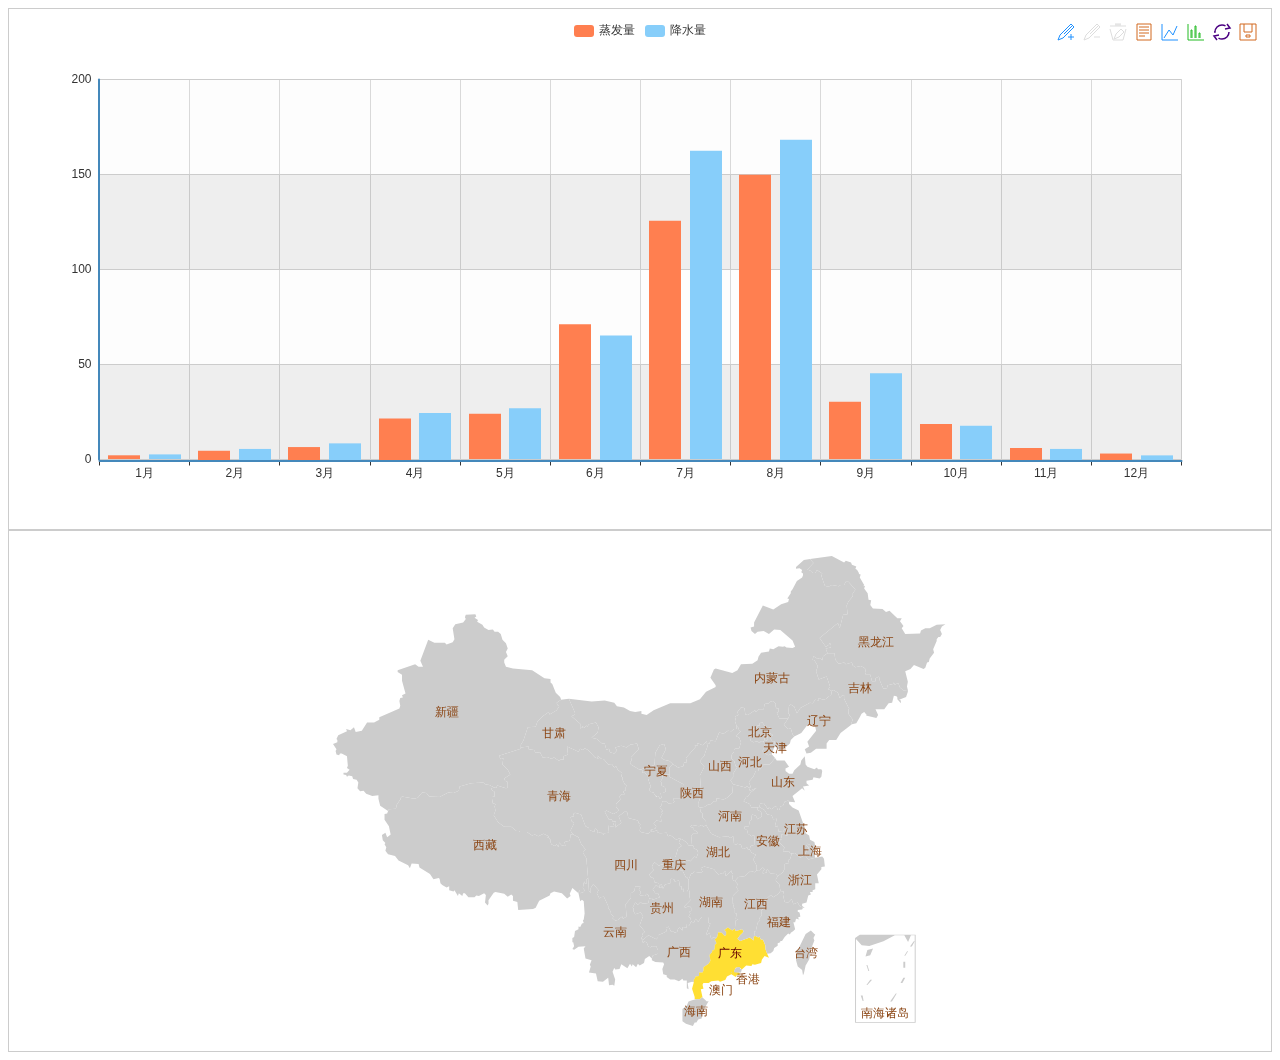
<file: doc/example/www/index.html>
﻿<!DOCTYPE html>
<html lang="en">
<head>
    <meta charset="utf-8">
    <title>ECharts</title>
</head>

<body>
    <!--Step:1 Prepare a dom for ECharts which (must) has size (width & hight)-->
    <!--Step:1 为ECharts准备一个具备大小（宽高）的Dom-->
    <div id="main" style="height:500px;border:1px solid #ccc;padding:10px;"></div>
    <div id="mainMap" style="height:500px;border:1px solid #ccc;padding:10px;"></div>
    
    <!--Step:2 Import echarts.js-->
    <!--Step:2 引入echarts.js-->
    <script src="js/echarts.js"></script>
    
    <script type="text/javascript">
    // Step:3 conifg ECharts's path, link to echarts.js from current page.
    // Step:3 为模块加载器配置echarts的路径，从当前页面链接到echarts.js，定义所需图表路径
    require.config({
        paths: {
            echarts: './js'
        }
    });
    
    // Step:4 require echarts and use it in the callback.
    // Step:4 动态加载echarts然后在回调函数中开始使用，注意保持按需加载结构定义图表路径
    require(
        [
            'echarts',
            'echarts/chart/bar',
            'echarts/chart/line',
            'echarts/chart/map'
        ],
        function (ec) {
            //--- 折柱 ---
            var myChart = ec.init(document.getElementById('main'));
            myChart.setOption({
                tooltip : {
                    trigger: 'axis'
                },
                legend: {
                    data:['蒸发量','降水量']
                },
                toolbox: {
                    show : true,
                    feature : {
                        mark : {show: true},
                        dataView : {show: true, readOnly: false},
                        magicType : {show: true, type: ['line', 'bar']},
                        restore : {show: true},
                        saveAsImage : {show: true}
                    }
                },
                calculable : true,
                xAxis : [
                    {
                        type : 'category',
                        data : ['1月','2月','3月','4月','5月','6月','7月','8月','9月','10月','11月','12月']
                    }
                ],
                yAxis : [
                    {
                        type : 'value',
                        splitArea : {show : true}
                    }
                ],
                series : [
                    {
                        name:'蒸发量',
                        type:'bar',
                        data:[2.0, 4.9, 7.0, 23.2, 25.6, 76.7, 135.6, 162.2, 32.6, 20.0, 6.4, 3.3]
                    },
                    {
                        name:'降水量',
                        type:'bar',
                        data:[2.6, 5.9, 9.0, 26.4, 28.7, 70.7, 175.6, 182.2, 48.7, 18.8, 6.0, 2.3]
                    }
                ]
            });
            
            // --- 地图 ---
            var myChart2 = ec.init(document.getElementById('mainMap'));
            myChart2.setOption({
                tooltip : {
                    trigger: 'item',
                    formatter: '{b}'
                },
                series : [
                    {
                        name: '中国',
                        type: 'map',
                        mapType: 'china',
                        selectedMode : 'multiple',
                        itemStyle:{
                            normal:{label:{show:true}},
                            emphasis:{label:{show:true}}
                        },
                        data:[
                            {name:'广东',selected:true}
                        ]
                    }
                ]
            });
        }
    );
    </script>
</body>
</html>
</file>
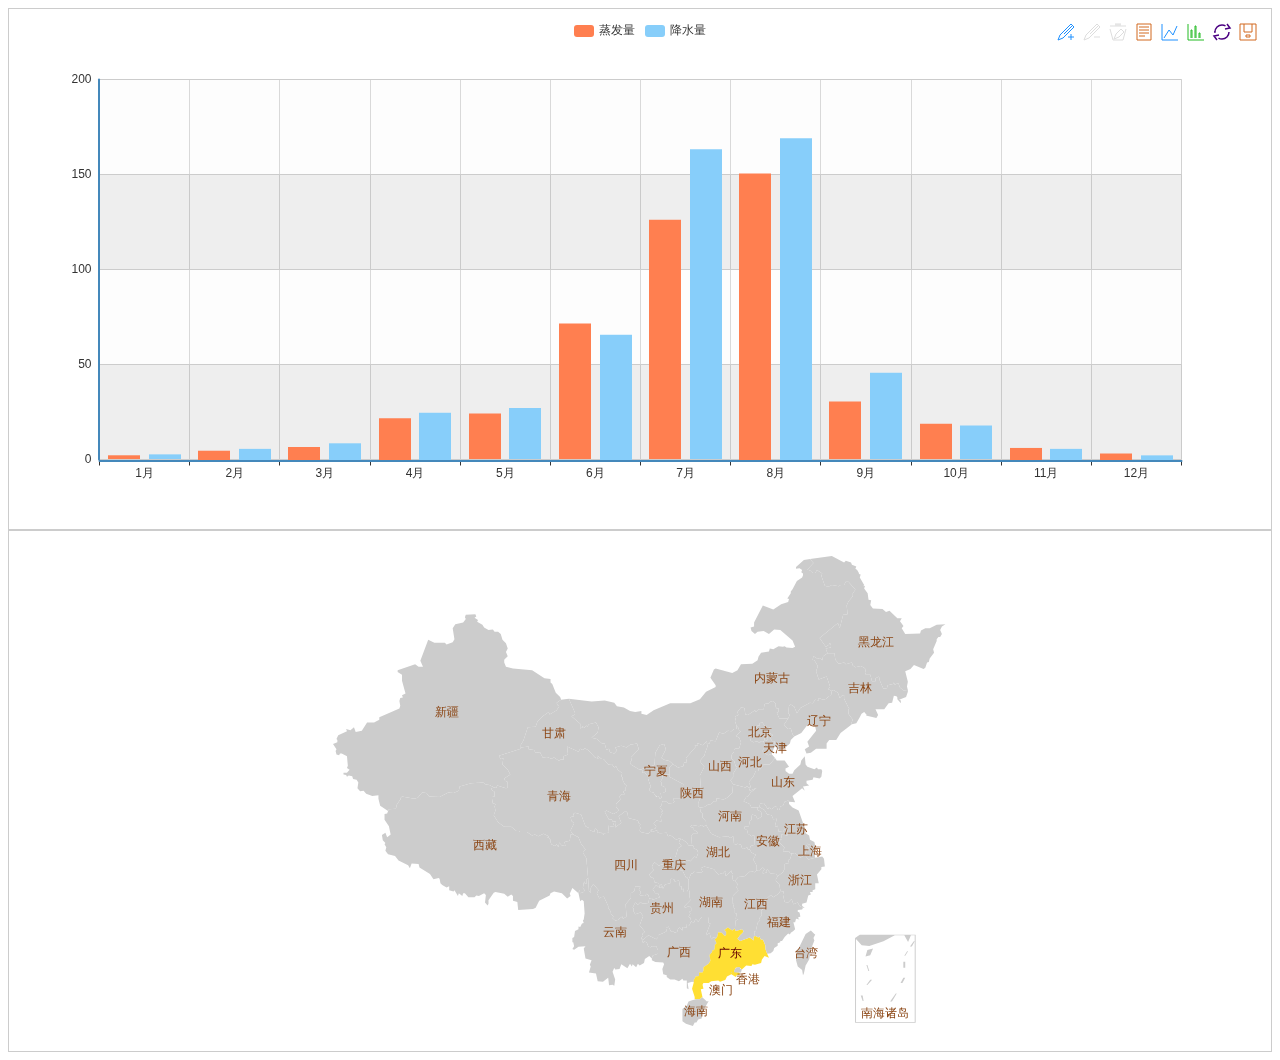
<file: doc/example/www2/index.html>
﻿<!DOCTYPE html>
<html lang="en">
<head>
    <meta charset="utf-8">
    <title>ECharts</title>
</head>
<body>
    <!--Step:1 Prepare a dom for ECharts which (must) has size (width & hight)-->
    <!--Step:1 为ECharts准备一个具备大小（宽高）的Dom-->
    <div id="main" style="height:500px;border:1px solid #ccc;padding:10px;"></div>
    <div id="mainMap" style="height:500px;border:1px solid #ccc;padding:10px;"></div>

    <!--Step:2 Import echarts-all.js-->
    <!--Step:2 引入echarts-all.js-->
    <script src="js/echarts-all.js"></script>
    
    <script type="text/javascript">
        // Step:3 echarts & zrender as a Global Interface by the echarts-plain.js.
        // Step:3 echarts和zrender被echarts-plain.js写入为全局接口
        var myChart = echarts.init(document.getElementById('main'));
        myChart.setOption({
            tooltip : {
                trigger: 'axis'
            },
            legend: {
                data:['蒸发量','降水量']
            },
            toolbox: {
                show : true,
                feature : {
                    mark : {show: true},
                    dataView : {show: true, readOnly: false},
                    magicType : {show: true, type: ['line', 'bar']},
                    restore : {show: true},
                    saveAsImage : {show: true}
                }
            },
            calculable : true,
            xAxis : [
                {
                    type : 'category',
                    data : ['1月','2月','3月','4月','5月','6月','7月','8月','9月','10月','11月','12月']
                }
            ],
            yAxis : [
                {
                    type : 'value',
                    splitArea : {show : true}
                }
            ],
            series : [
                {
                    name:'蒸发量',
                    type:'bar',
                    data:[2.0, 4.9, 7.0, 23.2, 25.6, 76.7, 135.6, 162.2, 32.6, 20.0, 6.4, 3.3]
                },
                {
                    name:'降水量',
                    type:'bar',
                    data:[2.6, 5.9, 9.0, 26.4, 28.7, 70.7, 175.6, 182.2, 48.7, 18.8, 6.0, 2.3]
                }
            ]
        });
        
        // --- 地图 ---
        var myChart2 = echarts.init(document.getElementById('mainMap'));
        myChart2.setOption({
            tooltip : {
                trigger: 'item',
                formatter: '{b}'
            },
            series : [
                {
                    name: '中国',
                    type: 'map',
                    mapType: 'china',
                    selectedMode : 'multiple',
                    itemStyle:{
                        normal:{label:{show:true}},
                        emphasis:{label:{show:true}}
                    },
                    data:[
                        {name:'广东',selected:true}
                    ]
                }
            ]
        });
    </script>
</body>
</html>
</file>
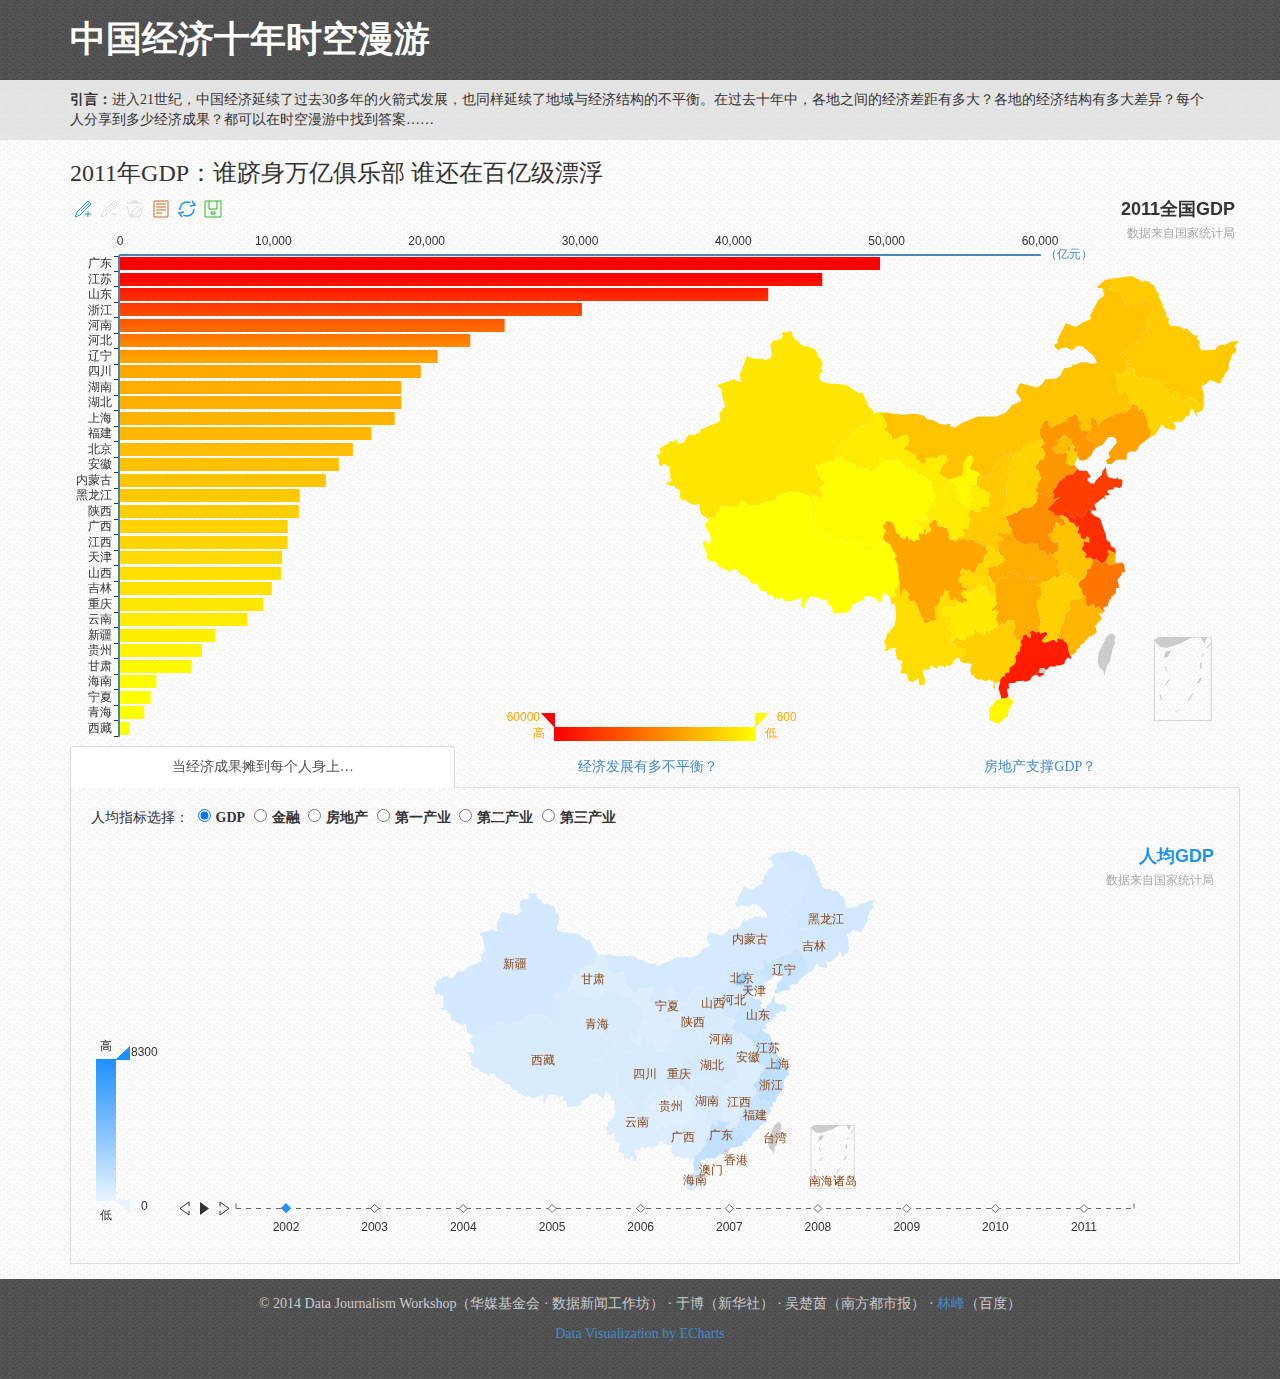
<file: doc/example/topic/10-me-china/index.html>
﻿<!DOCTYPE html>
<html lang="en">
<head>
    <meta charset="utf-8">
    <title>中国经济十年时空漫游</title>
    <meta name="viewport" content="width=device-width, initial-scale=1.0">
    <meta name="description" content="China">
    <meta name="author" content="kener.linfeng@gmail.com">

    <link href="../../../asset/css/bootstrap.css" rel="stylesheet">
    <link href="../../../asset/css/bootstrap-responsive.css" rel="stylesheet">
    <link rel="shortcut icon" href="../../../asset/ico/favicon.png">
    <style type="text/css">
        * {
            font-family: "Microsoft YaHei" !important;
        }
        body{
            background-image: url(../../../asset/img/groovepaper.png);
            background-repeat: repeat;    
        }
        header {
            background-image: url(../../../asset/img/tweed.png);
            background-repeat: repeat;
        }
        h1 {
            color: #FFF;
            font-weight : bolder;
            margin:20px 0;
        }
        section {
            background-image: url(../../../asset/img/ticks.png);
            background-repeat: repeat;
            padding: 10px;
        }
        footer {
            height: 100px;
            background-image: url(../../../asset/img/tweed.png);
            background-repeat: repeat;
            font-size: 14px;
            color: #CCC;
            text-align: center;
            padding-top: 15px;
            margin-top:15px;
        }
        .nav.nav-tabs.nav-justified {
            margin-bottom:0;
        }
        .ctrl-wrap {
            padding:5px 20px 20px 20px;
            text-align: center;
        }
        .ctrl-content .btn{
            width: 7%;
        }
        .tab-content {
            padding:20px;
            border: 1px solid #dddddd;
            border-top: 0px;
        }
        .g2wrap {
            height:300px;
            width:33%;
            float:left;
        }
        input[type="radio"] {
            margin: -5px 5px 0;
        }
        label {
            display: inline-block;
            margin-bottom: 5px;
            font-weight: bold;
        }
        footer a:hover {
            color:#62C462
        }
    </style>
</head>

<body>
    <!-- HEADER -->
    <header>
        <div class="container">
            <h1>中国经济十年时空漫游</h1>
        </div>
    </header>
    <section>
        <div class="container">
            <strong>引言：</strong>进入21世纪，中国经济延续了过去30多年的火箭式发展，也同样延续了地域与经济结构的不平衡。在过去十年中，各地之间的经济差距有多大？各地的经济结构有多大差异？每个人分享到多少经济成果？都可以在时空漫游中找到答案……
        </div>
    </section>
    <div class="container">
        <!-- CONTAINER -->
        <div class="row">
            <div id="overview" class="span12">
                <h3>2011年GDP：谁跻身万亿俱乐部 谁还在百亿级漂浮</h3>
                <!--p>1949年中华人民共和国成立之前，中国犹如一个极度贫弱的巨人，近5亿人口，960万平方公里国土的国家，全国主要工业品最高年产量仅为：纱44.5万吨，布27.9亿米，原煤6188万吨，发电量60亿千瓦小时；粮食最高年产量也只有1.5亿吨，棉花84.9万吨。此为新中国经济发展的起步点。</p>
                <p>通过有计划地进行大规模的经济建设，50余年后的今天，中国已成为世界上最具有发展潜力的经济大国之一，人民生活也整体达到小康水平。从1953年到2005年，中国已陆续完成十个“五年计划”，并取得举世瞩目的成就，为国民经济的发展打下了坚实基础；而1979年以来的改革开放，则使中国经济得到前所未有的快速增长。进入二十一世纪后，中国经济继续保持稳步高速增长，2006年，国内生产总值超过20万亿元，增长速度达10.7%。</p-->
                <div id="g0" style="height:550px"></div>
            </div>
            <div id="graphic" class="span12">
                <!-- Nav tabs -->
                <ul class="nav nav-tabs nav-justified">
                  <li class="active">
                      <a id = "tab1" href="#main1" data-toggle="tab">当经济成果摊到每个人身上…</a></li>
                  <li><a id = "tab2" href="#main2" data-toggle="tab">经济发展有多不平衡？</a></li>
                  <li><a id = "tab3" href="#main3" data-toggle="tab">房地产支撑GDP？</a></li>
                </ul>
                <!-- Tab panes -->
                <div class="tab-content">
                    <div class="tab-pane active" id="main1">
                        <p>人均指标选择：
                            <label>
                                <input type="radio" name="optionsRadios" id="optionsRadios1" value="GDP" checked>GDP
                            </label>
                            <label>
                                <input type="radio" name="optionsRadios" id="optionsRadios2" value="Financial">金融
                            </label>
                            <label>
                                <input type="radio" name="optionsRadios" id="optionsRadios3" value="Estate">房地产
                            </label>
                            <label>
                                <input type="radio" name="optionsRadios" id="optionsRadios4" value="PI">第一产业
                            </label>
                            <label>
                                <input type="radio" name="optionsRadios" id="optionsRadios5" value="SI">第二产业
                            </label>
                            <label>
                                <input type="radio" name="optionsRadios" id="optionsRadios6" value="TI">第三产业
                            </label>
                        </p>
                        <div id="g1" style="height:400px"></div>
                        <!--ul>
                            <li>从总量上看，中国的GDP 已经名列世界前矛，GDP 总量占世界的总量接近4%.但是中国的问题最复杂的就是有13亿人口，按照中国的人均水平我们和这些发达国家的距离就大了，到去年我们人均完成的GDP 为1200多美元，这在世界上排的位置按人均水平算大概是一个什么发展阶段呢？</li>
                            <li>世界银行关于发展阶段有一个粗线条的划分：</li>
                                <ol>
                                    <li>一个国家人均GDP 的水平如果是在280美元以下，称为低收入的穷国</li>
                                    <li>一个国家的人均GDP 达到1000美元左右，叫下中等收入的发展中国家，指这个国家摆脱了贫困的陷阱，进入了经济起飞、工业化加速的时期</li>
                                    <li>如果到1600美元，叫中等收入的发展中国家</li>
                                    <li>如果到3000美元，叫上中等收入的发展中国家</li>
                                    <li>如果到了8000美元以上，叫高收入的发展中国家，指该国家以工业化为内容的现代化完成了，即所谓的现代的新兴工业化国家，再往上发展就叫后工业化时代，再做细分为中等发达国家和主要的最发达国家</li>
                                </ol>
                            <li>1978年我国人均GDP 是379元人民币，折算成美元为100美元多一点，在当时世界190多个国家排序中我国和当时著名的穷国扎依尔并列100多位，可以说是一个标准的穷国，经过二十几年改革开放的努力，我们实现了经济发展上的一个历史阶段性的突破，我们从最穷的国家上升到了1200多美元，被称为下中等收入的发展中国家，这个阶段转变的速度快不快？</li>
                        </ul-->
                    </div>
                    <div class="tab-pane" id="main2">
                        <div class="ctrl-wrap">
                            <div class="ctrl-content">
                                <button type="button" class="btn btn-success" id="2002">2002</button>
                                <button type="button" class="btn btn-info" id="2003">2003</button>
                                <button type="button" class="btn btn-info" id="2004">2004</button>
                                <button type="button" class="btn btn-info" id="2005">2005</button>
                                <button type="button" class="btn btn-info" id="2006">2006</button>
                                <button type="button" class="btn btn-info" id="2007">2007</button>
                                <button type="button" class="btn btn-info" id="2008">2008</button>
                                <button type="button" class="btn btn-info" id="2009">2009</button>
                                <button type="button" class="btn btn-info" id="2010">2010</button>
                                <button type="button" class="btn btn-info" id="2011">2011</button>
                            </div>
                        </div>
                        <div id="g20" class="g2wrap"></div>
                        <div id="g21" class="g2wrap"></div>
                        <div id="g22" class="g2wrap"></div>
                        <div id="g23" class="g2wrap"></div>
                        <div id="g24" class="g2wrap"></div>
                        <div id="g25" class="g2wrap"></div>
                        <!--ul style="padding-top:15px;clear:both">
                            <li>衡量一个国家经济发展水平的方法的指标体系现在很有争议，但无论怎么争议，用GDP这个指标从数量方面来体现一个国家经济发展已经达到的水平，尽管有它的荒谬性和局限性，但也有其不可或缺性、不可替代性。</li>
                            <li>今天我们主要从GDP水平上来看一下中国经济发展大体上现在达到的阶段。十三万六千多亿人民币按照我们现在大体上所说的1比8.3的官汇折算大约一万六千多亿美元，这样一个发展水平、总量规模在世界上大体处于什么位置呢？</li>
                            <li>我国是排在世界第六位，第一位是美国，其完成GDP的数量在数值上和我国比较接近，是十二万多亿，不同的是计量单位不一样，它是美元，我国是人民币，我国大概相当于美国的八分之一，美国GDP 占世界总量三分之一左右，最高年份达到世界总量的32%，去年大概占28%，第二位是日本，日本大概五万多亿，第三位是德国，第四位是英国，第五位是法国，如果没有意外的话经过第十一个五年计划后估计中国在总量上超过法国应该是问题不大。 </li>
                        </ul-->
                        <p style="clear:both"></p>
                    </div>
                    <div class="tab-pane" id="main3">
                        <div id="g3" style="height:400px"></div>
                        <p><i>*GDP与房地产的关系、与金融业的关系，房地产与金融业的关系，第一、二、三产业间的关系……任何两项或多项数据间均可进行比较。</i></p>
                        <!--ul>
                            <li>衡量一个国家经济发展水平的方法的指标体系现在很有争议，但无论怎么争议，用GDP这个指标从数量方面来体现一个国家经济发展已经达到的水平，尽管有它的荒谬性和局限性，但也有其不可或缺性、不可替代性。</li>
                            <li>今天我们主要从GDP水平上来看一下中国经济发展大体上现在达到的阶段。十三万六千多亿人民币按照我们现在大体上所说的1比8.3的官汇折算大约一万六千多亿美元，这样一个发展水平、总量规模在世界上大体处于什么位置呢？</li>
                            <li>我国是排在世界第六位，第一位是美国，其完成GDP的数量在数值上和我国比较接近，是十二万多亿，不同的是计量单位不一样，它是美元，我国是人民币，我国大概相当于美国的八分之一，美国GDP 占世界总量三分之一左右，最高年份达到世界总量的32%，去年大概占28%，第二位是日本，日本大概五万多亿，第三位是德国，第四位是英国，第五位是法国，如果没有意外的话经过第十一个五年计划后估计中国在总量上超过法国应该是问题不大。 </li>
                        </ul-->
                    </div>
                </div>
            </div><!--/span-->
        </div><!--/row-->
    </div>
    <!-- FOOTER -->
    <footer>
      <p>&copy; 2014 Data Journalism Workshop（华媒基金会 &middot; 数据新闻工作坊） &middot; 于博（新华社）  &middot; 吴楚茵（南方都市报）  &middot; <a href="http://weibo.com/kenerlinfeng" target="_blank">林峰</a>（百度）</p>
      <p><a href="http://echarts.baidu.com" target="_blank">Data Visualization by ECharts</a></p>
    </footer>

    <script src="../../../asset/js/jquery.js"></script>
    <script src="../../../asset/js/bootstrap-transition.js"></script>
    <script src="../../../asset/js/bootstrap-alert.js"></script>
    <script src="../../../asset/js/bootstrap-modal.js"></script>
    <script src="../../../asset/js/bootstrap-dropdown.js"></script>
    <script src="../../../asset/js/bootstrap-scrollspy.js"></script>
    <script src="../../../asset/js/bootstrap-tab.js"></script>
    <script src="../../../asset/js/bootstrap-tooltip.js"></script>
    <script src="../../../asset/js/bootstrap-popover.js"></script>
    <script src="../../../asset/js/bootstrap-button.js"></script>
    <script src="../../../asset/js/bootstrap-collapse.js"></script>
    <script src="../../../asset/js/bootstrap-carousel.js"></script>
    <script src="../../../asset/js/bootstrap-typeahead.js"></script>
    <!-- core -->
    <script src="../../www/js/echarts.js"></script>
    <script src="./js/data-formatter.js"></script>
    <script src="./js/data-a-china.js"></script>
    <script src="./js/data-china.js"></script>
    <script src="./js/option0.js"></script>
    <script src="./js/option1.js"></script>
    <script src="./js/option2.js"></script>
    <script src="./js/option3.js"></script>
    <script src="./js/djws.js"></script>
</body>
</html>
</file>
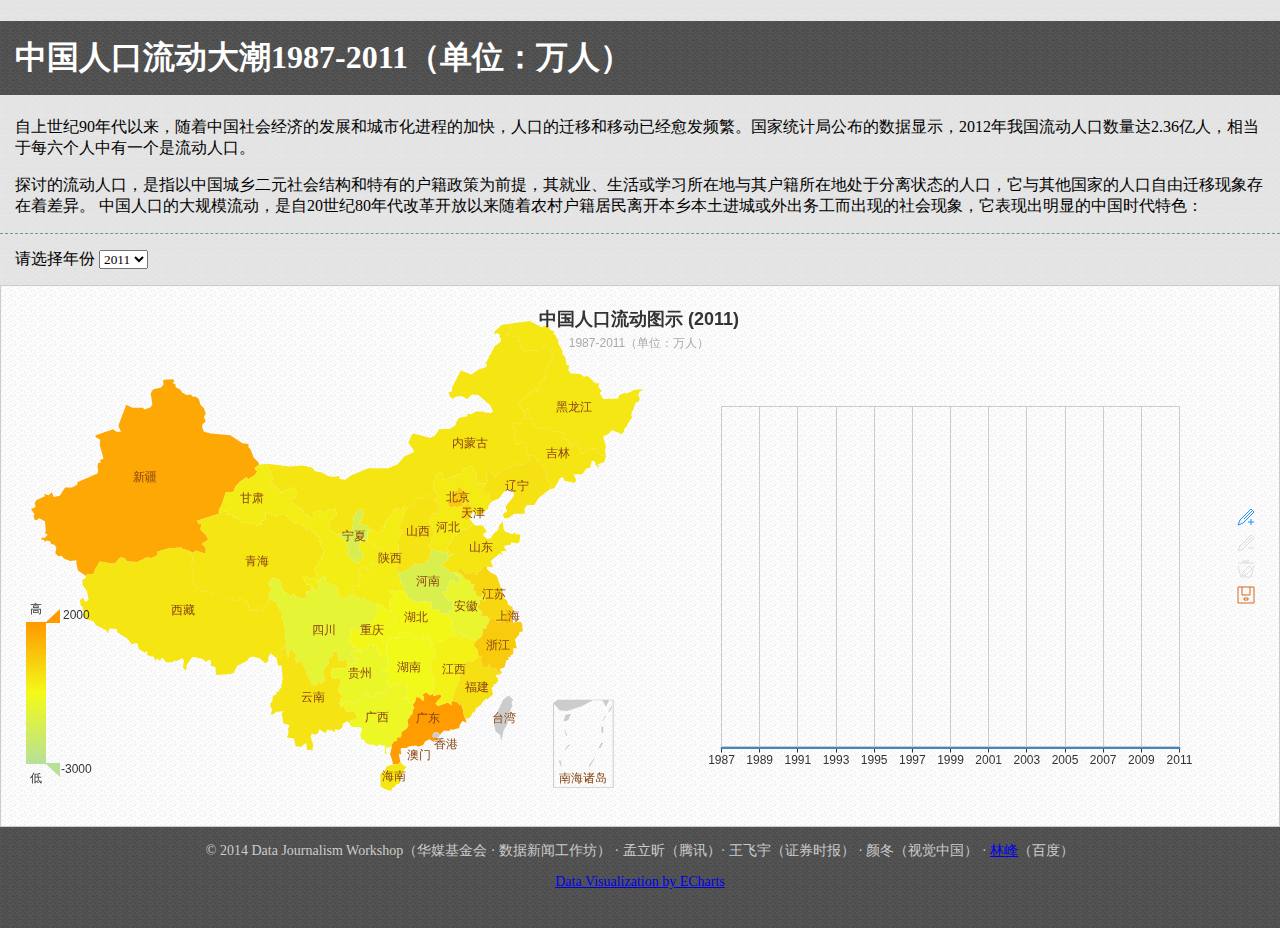
<file: doc/example/topic/24-population-china/index.html>
<!DOCTYPE html>
<html lang="en">
<head>
<meta http-equiv="Content-Type" content="text/html; charset=UTF-8" />
<link rel="shortcut icon" href="../../../asset/ico/favicon.png">
<title>中国人口流动大潮</title>
<style type="text/css">
* {
    font-family: "Microsoft YaHei" !important;
}
h1 {
    font-family: "Microsoft YaHei";
    font-weight: bold;
    color: #FFF;
    background-color: #000;
    border: 5px none #000;
    background-image: url(../../../asset/img/tweed.png);
    background-repeat: repeat;
    padding-right: 15px;
    padding-bottom: 15px;
    padding-left: 15px;
    padding-top: 15px;
}

p {
    padding: 0 15px;
}
    
.select_box {
    border-top-width: 1px;
    border-top-style: dashed;
    border-top-color: #699;
    padding-top: 15px;
    padding-bottom: 15px;
    padding-right: 15px;
    padding-left: 15px;
}
body {
    background-image: url(../../../asset/img/ticks.png);
    background-repeat: repeat;
    margin-left: 0px;
    margin-top: 0px;
    margin-right: 0px;
    margin-bottom: 0px;
}

#main{
    background-image: url(../../../asset/img/groovepaper.png);
    background-repeat: repeat;    
    }

.footer {
    height: 100px;
    background-image: url(../../../asset/img/tweed.png);
    background-repeat: repeat;
    font-family: "Microsoft YaHei";
    font-size: 14px;
    color: #CCC;
    text-align: center;
    padding-top: 1px;
}
.footer a:hover {
    color:#62C462
}
</style>
</head>

<body>
<h1>中国人口流动大潮1987-2011（单位：万人）</h1>
<p>自上世纪90年代以来，随着中国社会经济的发展和城市化进程的加快，人口的迁移和移动已经愈发频繁。国家统计局公布的数据显示，2012年我国流动人口数量达2.36亿人，相当于每六个人中有一个是流动人口。</p>
<p>探讨的流动人口，是指以中国城乡二元社会结构和特有的户籍政策为前提，其就业、生活或学习所在地与其户籍所在地处于分离状态的人口，它与其他国家的人口自由迁移现象存在着差异。
中国人口的大规模流动，是自20世纪80年代改革开放以来随着农村户籍居民离开本乡本土进城或外出务工而出现的社会现象，它表现出明显的中国时代特色：</p>
<div class="select_box"><form id="form1" name="form1" method="post" action="">
  <label for="year">请选择年份</label>
  <select name="year" id="year">
    <option>1987</option>
    <option>1988</option>
    <option>1989</option>
    <option>1990</option>
    <option>1991</option>
    <option>1992</option>
    <option>1993</option>
    <option>1994</option>
    <option>1995</option>
    <option>1996</option>
    <option>1997</option>
    <option>1998</option>
    <option>1999</option>
    <option>2000</option>
    <option>2001</option>
    <option>2002</option>
    <option>2003</option>
    <option>2004</option>
    <option>2005</option>
    <option>2006</option>
    <option>2007</option>
    <option>2008</option>
    <option>2009</option>
    <option>2010</option>
    <option selected="selected">2011</option>
  </select>
</form></div>

<div id="main" style="height:500px;border:1px solid #ccc;padding:20px;"></div>
    <script src="../../www/js/echarts.js"></script>
    <script src="js/data-people.js"></script>
    <script type="text/javascript">
    require.config({
        paths:{ 
            echarts: '../../www/js'
        }
    });
    var myChart;
    var colorList;
    require(
        [
            'echarts',
            'echarts/chart/bar',
            'echarts/chart/line',
            'echarts/chart/map'
        ],
        function (ec) {
            colorList = require('zrender/tool/color').getGradientColors(
                ['red','yellow','lightskyblue'], 10
            );
            //console.log(colorList)
            myChart = ec.init(document.getElementById('main'));
            //myChart.setOption(option);
            yearSelector.onchange();
            window.onresize = myChart.resize;
            var ecConfig = require('echarts/config');
            myChart.on(ecConfig.EVENT.MAP_SELECTED, mapSelected);
        }
    );
    
    var selected;
    function mapSelected(param){
        selected = param.selected;
        var mapSeries = option.series[0];
        var data = [];
        var legendData = [];
        var legendData = [];
        var name;
        option.series = option.series.slice(0,1);
        for (var p = 0, len = mapSeries.data.length; p < len; p++) {
            name = mapSeries.data[p].name;
            mapSeries.data[p].selected = selected[name];
            if (selected[name]) {
                //option.yAxis[0].name = name + ' 人口流动情况';
                var tarIdx;
                for (var i = 0, l = pList.length; i < l; i++) {
                    if (pList[i] == name) {
                        tarIdx = i;
                        break;
                    }
                }
                for (var i = 1987; i <= 2011; i++) {
                    data.push(dataPeople[i][tarIdx]);
                }
                option.series.push({
                    name : name,
                    type:'line',
                    tooltip: {
                        trigger: 'axis'
                    },
                    data: data
                });
                legendData.push(name);
                data = [];
            }
        }
        //option.series[1].data = data;
        option.legend.data = legendData;
        myChart.setOption(option, true);
    }
    
    var yearSelector = document.getElementById('year');
    yearSelector.onchange = function (e){
        var curYear = yearSelector.selectedOptions[0].innerHTML;
        option.title.text = '中国人口流动图示 (' + curYear + ')';
        var max = dataPeople[curYear + 'max'];
        var min = dataPeople[curYear + 'min'];
        var gap = (max - min) / 5;
        /*
        var legendData = [
            Math.round(min + 4 * gap) + '以上',
            Math.round(min + 3 * gap) + ' ~' + Math.round(min + 4 * gap),
            Math.round(min + 2 * gap) + ' ~' + Math.round(min + 3 * gap),
            Math.round(min + gap) + ' ~' + Math.round(min + 2 * gap),
            Math.round(min + gap) + '以下',
        ];
        option.legend.data = legendData;
        */
        option.dataRange.max = max;
        option.dataRange.min = min;
        if (min >= 0) {
            //双正
            option.dataRange.color = [colorList[0], colorList[10]];
            /*
            option.color = require('zrender/tool/color').getStepColors(
                colorList[0], colorList[10], 5
            )
            */
            //option.color = [colorList[0], colorList[2], colorList[4], colorList[7], colorList[10]];
        }
        else if (max >= 0 && min <= 0) {
            //正负
            var first = Math.round(10 - max / (max - min) * 10);
            var end = Math.round(min / (min - max) * 10 + 10);
            option.dataRange.color = [
                colorList[first], 
                colorList[Math.round((end - first) / 2 + first)],
                colorList[end]
            ];
            //console.log(first,end);
            /*
            option.color = [
                colorList[first], colorList[first + 2], 
                option.dataRange.color[1], 
                colorList[end - 2], colorList[end]
            ];
            */
        }
        else {
            //双负
            option.dataRange.color = [colorList[11], colorList[20]];
            /*
            option.color = require('zrender/tool/color').getStepColors(
                colorList[11], colorList[20], 5
            )
            */
            //option.color = [colorList[11], colorList[13], colorList[15], colorList[17], colorList[20]];
        }
        //console.log(option.color,option.dataRange.color)
        
        option.series[0].data = dataPeople[curYear];
        /*
        for (var i = 0; i <= 4; i++) {
            option.series[i + 1].name = legendData[i];
        }
        */
        if (selected) {
            mapSelected({selected:selected});
        }
        else{
            myChart.setOption(option, true);
        }
    }
    </script>
<div class="footer">
    <p>&copy; 2014 Data Journalism Workshop（华媒基金会 &middot; 数据新闻工作坊） &middot; 孟立昕（腾讯）&middot; 王飞宇（证券时报） &middot; 颜冬（视觉中国） &middot; <a href="http://weibo.com/kenerlinfeng" target="_blank">林峰</a>（百度）</p> 
    <p><a href="http://echarts.baidu.com" target="_blank">Data Visualization by ECharts</a></p>
</div>
</body>
</html>
</file>
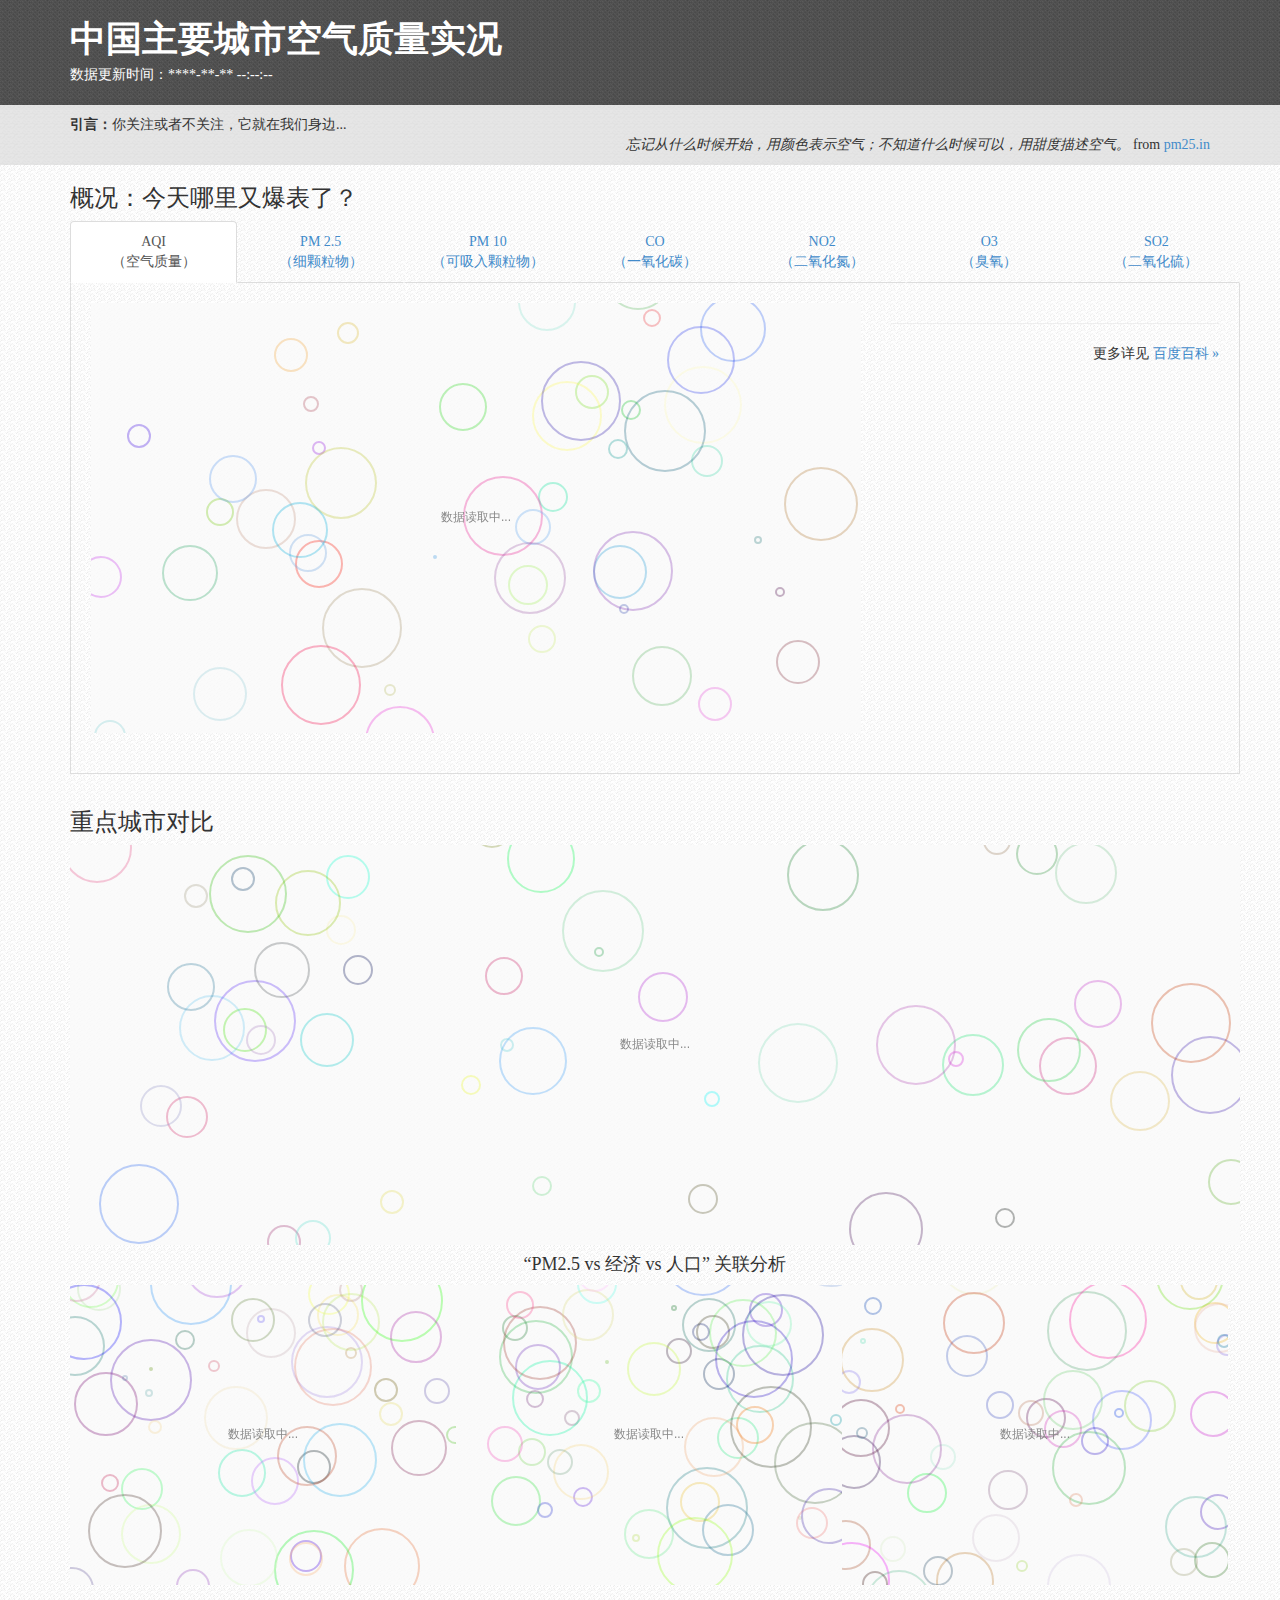
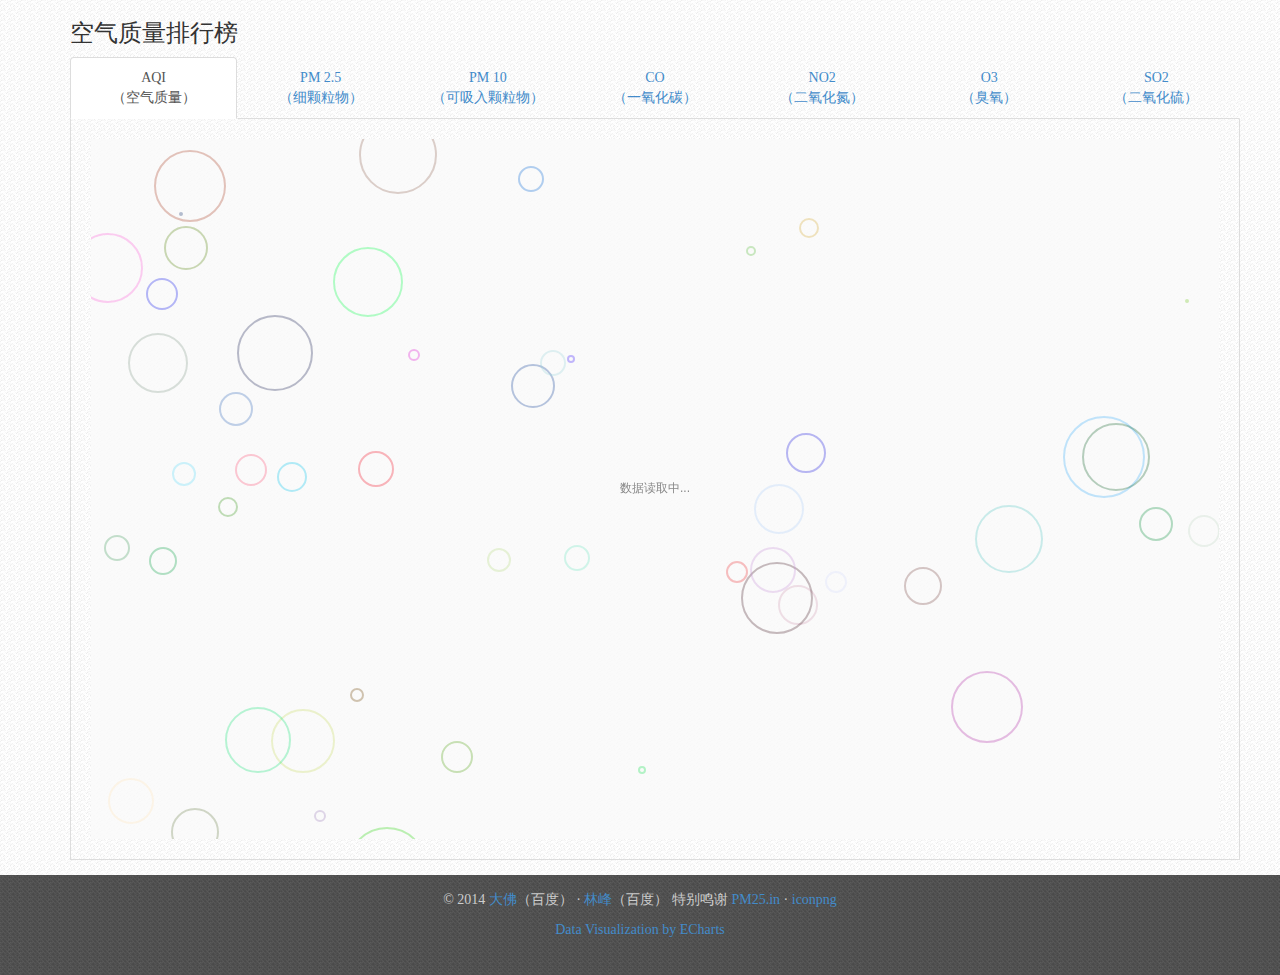
<file: doc/example/topic/aqi-china/index.html>
﻿<!DOCTYPE html>
<html lang="en">
<head>
    <meta charset="utf-8">
    <title>中国城市空气质量实况</title>
    <meta name="viewport" content="width=device-width, initial-scale=1.0">
    <meta name="description" content="China">
    <meta name="author" content="kener.linfeng@gmail.com">

    <link href="../../../asset/css/bootstrap.css" rel="stylesheet">
    <link href="../../../asset/css/bootstrap-responsive.css" rel="stylesheet">
    <link rel="shortcut icon" href="../../../asset/ico/favicon.png">
    <style type="text/css">
        * {
            font-family: "Microsoft YaHei" !important;
        }
        body{
            background-image: url(../../../asset/img/groovepaper.png);
            background-repeat: repeat;    
        }
        header {
            background-image: url(../../../asset/img/tweed.png);
            background-repeat: repeat;
        }
        h1 {
            color: #FFF;
            font-weight : bolder;
            margin:20px 0 5px 0;
        }
        header p {
            color: #FFF;
            margin-bottom: 20px;
        }
        section {
            background-image: url(../../../asset/img/ticks.png);
            background-repeat: repeat;
            padding: 10px;
        }
        footer {
            height: 100px;
            background-image: url(../../../asset/img/tweed.png);
            background-repeat: repeat;
            font-size: 14px;
            color: #CCC;
            text-align: center;
            padding-top: 15px;
            margin-top:15px;
        }
        .nav.nav-tabs.nav-justified {
            margin-bottom:0;
        }
        .ctrl-wrap {
            padding:20px 20px 0 20px;
            text-align: center;
            border-left: 1px solid #dddddd;
            border-right: 1px solid #dddddd;
        }
        .ctrl-content .btn{
            width: 7%;
        }
        .tab-content {
            padding:20px;
            border: 1px solid #dddddd;
            border-top: 0px;
        }
        .g2wrap {
            height:300px;
            width:33%;
            float:left;
        }
        input[type="radio"] {
            margin: -5px 5px 0;
        }
        label {
            display: inline-block;
            margin-bottom: 5px;
            font-weight: bold;
        }
        footer a:hover {
            color:#62C462
        }
    </style>
</head>

<body>
    <!-- HEADER -->
    <header>
        <div class="container">
            <h1>中国主要城市空气质量实况</h1>
            <p>数据更新时间：<span id="time">****-**-** --:--:--</span></p>
        </div>
    </header>
    <section>
        <div class="container">
            <strong>引言：</strong>你关注或者不关注，它就在我们身边...
            <div style="text-align: right"><i>忘记从什么时候开始，用颜色表示空气；不知道什么时候可以，用甜度描述空气。</i> from <a href="http://www.pm25.in/" target="_blank">pm25.in</a></div>
        </div>
    </section>
    <div class="container">
        <!-- CONTAINER -->
        <div class="row">
            <div id="overview" class="span12">
                <h3>概况：今天哪里又爆表了？</h3>
                <!-- Nav tabs -->
                <ul class="nav nav-tabs nav-justified">
                    <li class="active">
                        <a id = "o-aqi" href="#main0" data-toggle="tab">AQI<br/>（空气质量）</a></li>
                    <li><a id = "o-pm25" href="#main0" data-toggle="tab">PM 2.5<br/>（细颗粒物）</a></li>
                    <li><a id = "o-pm10" href="#main0" data-toggle="tab">PM 10<br/>（可吸入颗粒物）</a></li>
                    <li><a id = "o-co" href="#main0" data-toggle="tab">CO<br/>（一氧化碳）</a></li>
                    <li><a id = "o-no2" href="#main0" data-toggle="tab">NO2<br/>（二氧化氮）</a></li>
                    <li><a id = "o-o3" href="#main0" data-toggle="tab">O3<br/>（臭氧）</a></li>
                    <li><a id = "o-so2" href="#main0" data-toggle="tab">SO2<br/>（二氧化硫）</a></li>
                </ul>
                <div class="tab-content" id="main0">
                    <div class="span8" style="margin:0 30px 0 0">
                        <div id="g0" style="height:430px"></div>
                    </div>
                    <div style="min-height:430px;">
                        <h4 id="overview-head"></h4><hr>
                        <p id="overview-content"></p>
                        <p style="text-align: right">更多详见 <a id="overview-link" target="_blank">百度百科 »</a></p>
                    </div>
                </div>
            </div>
            <div class="span12" style="margin-top:15px;">
                <h3>重点城市对比</h3>
                <div id="g1" style="height:400px"></div>
                <h4 style="text-align: center">“PM2.5 vs 经济 vs 人口” 关联分析</h4>
                <div id="g20" class="g2wrap"></div>
                <div id="g21" class="g2wrap"></div>
                <div id="g22" class="g2wrap"></div>
            </div>
            <div class="span12" style="margin-top:15px;">
                <h3>空气质量排行榜</h3>
                <!-- Nav tabs -->
                <ul class="nav nav-tabs nav-justified">
                    <li class="active">
                        <a id = "r-aqi" href="#main3" data-toggle="tab">AQI<br/>（空气质量）</a></li>
                    <li><a id = "r-pm25" href="#main3" data-toggle="tab">PM 2.5<br/>（细颗粒物）</a></li>
                    <li><a id = "r-pm10" href="#main3" data-toggle="tab">PM 10<br/>（可吸入颗粒物）</a></li>
                    <li><a id = "r-co" href="#main3" data-toggle="tab">CO<br/>（一氧化碳）</a></li>
                    <li><a id = "r-no2" href="#main3" data-toggle="tab">NO2<br/>（二氧化氮）</a></li>
                    <li><a id = "r-o3" href="#main3" data-toggle="tab">O3<br/>（臭氧）</a></li>
                    <li><a id = "r-so2" href="#main3" data-toggle="tab">SO2<br/>（二氧化硫）</a></li>
                </ul>
                <div class="tab-content" id="main3">
                    <div id="g3" style="height:700px"></div>
                </div>
            </div><!--/span-->
        </div><!--/row-->
    </div>
    <!-- FOOTER -->
    <footer>
      <p>&copy; 2014 <a href="http://weibo.com/wfsr" target="_blank">大佛</a>（百度）  &middot; <a href="http://weibo.com/kenerlinfeng" target="_blank">林峰</a>（百度） 特别鸣谢 <a href="http://www.pm25.in/" target="_blank">PM25.in</a> &middot; <a href="http://www.iconpng.com/" target="_blank">iconpng</a></p>
      <p><a href="http://echarts.baidu.com" target="_blank">Data Visualization by ECharts</a></p>
    </footer>

    <script src="../../../asset/js/jquery.js"></script>
    <script src="../../../asset/js/bootstrap-transition.js"></script>
    <script src="../../../asset/js/bootstrap-alert.js"></script>
    <script src="../../../asset/js/bootstrap-modal.js"></script>
    <script src="../../../asset/js/bootstrap-dropdown.js"></script>
    <script src="../../../asset/js/bootstrap-scrollspy.js"></script>
    <script src="../../../asset/js/bootstrap-tab.js"></script>
    <script src="../../../asset/js/bootstrap-tooltip.js"></script>
    <script src="../../../asset/js/bootstrap-popover.js"></script>
    <script src="../../../asset/js/bootstrap-button.js"></script>
    <script src="../../../asset/js/bootstrap-collapse.js"></script>
    <script src="../../../asset/js/bootstrap-carousel.js"></script>
    <script src="../../../asset/js/bootstrap-typeahead.js"></script>
    <!-- core -->
    <script src="../../www/js/echarts.js"></script>
    <script src="./js/option0.js"></script>
    <script src="./js/option1.js"></script>
    <script src="./js/option2.js"></script>
    <script src="./js/option3.js"></script>
    <script src="./js/china_city_geo.js"></script>
    <script src="./js/data.js"></script>
    <script src="./js/main.js"></script>
</body>
</html>
</file>
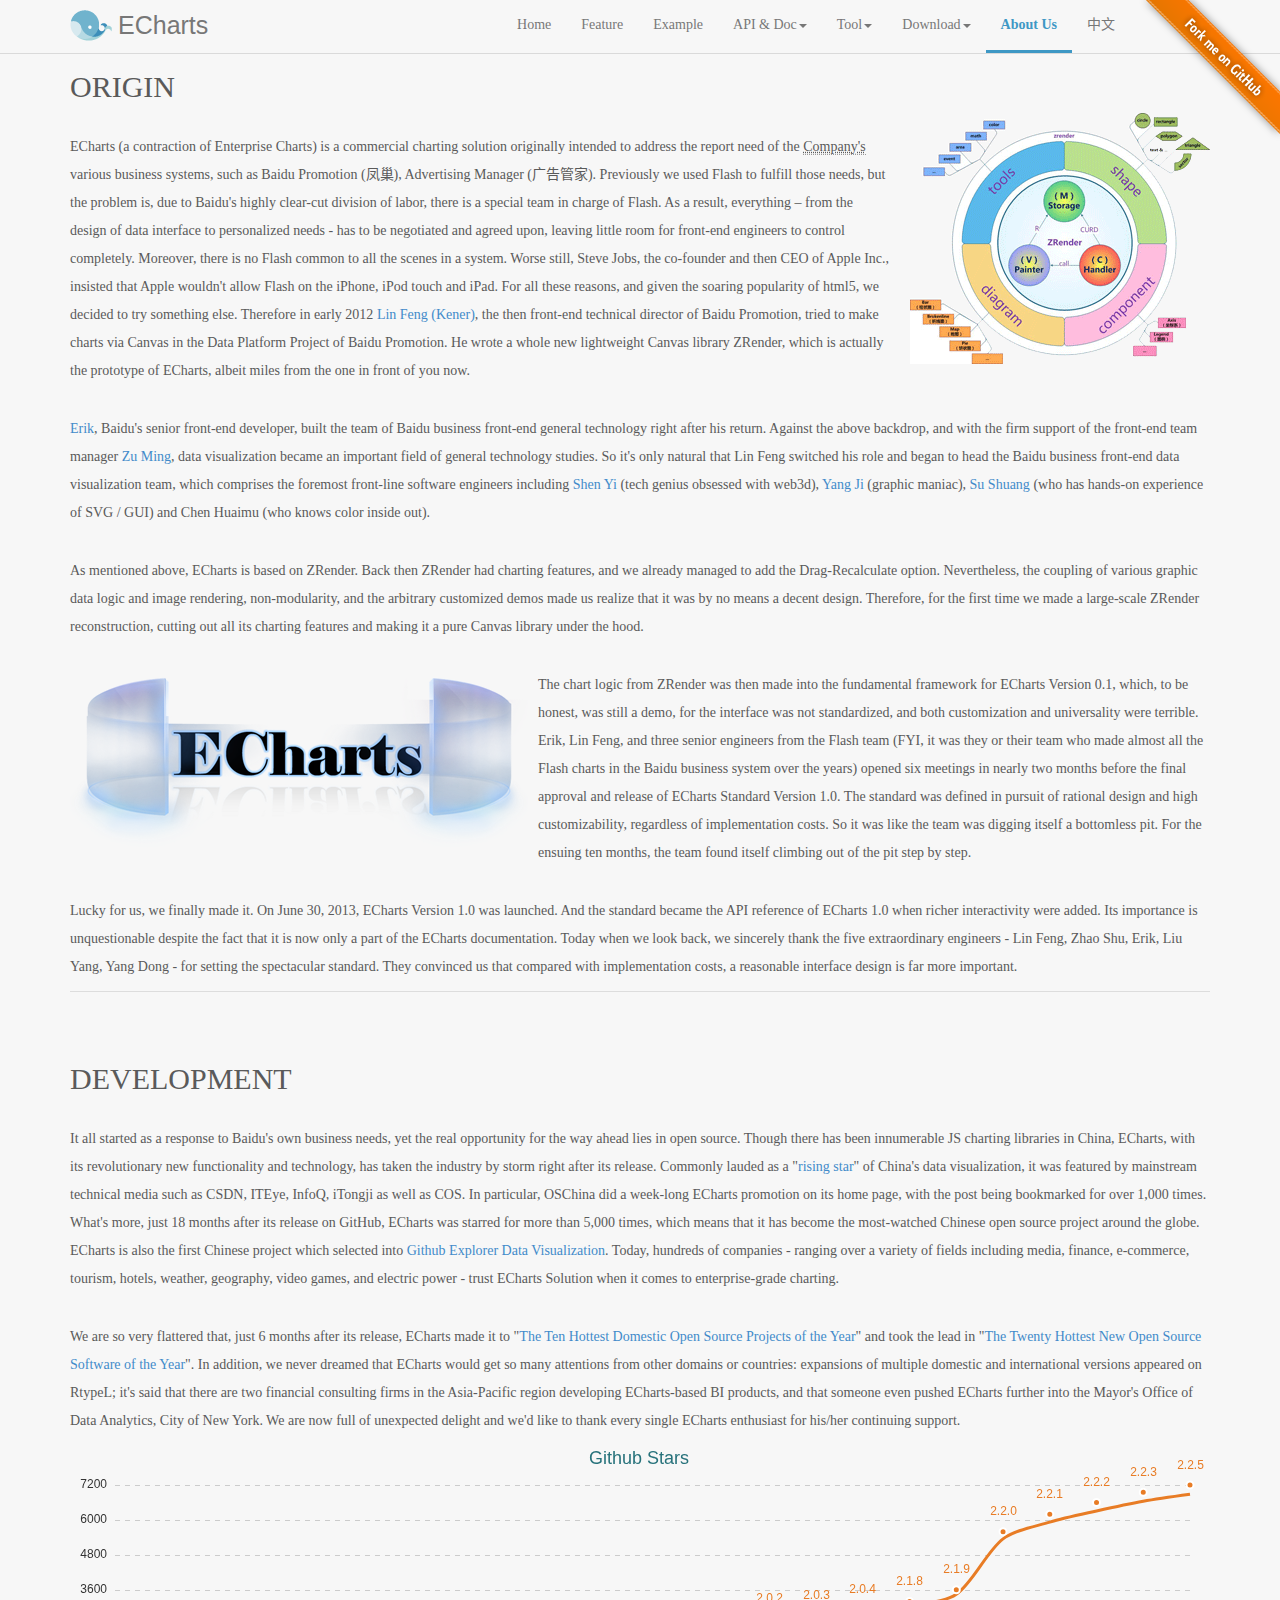
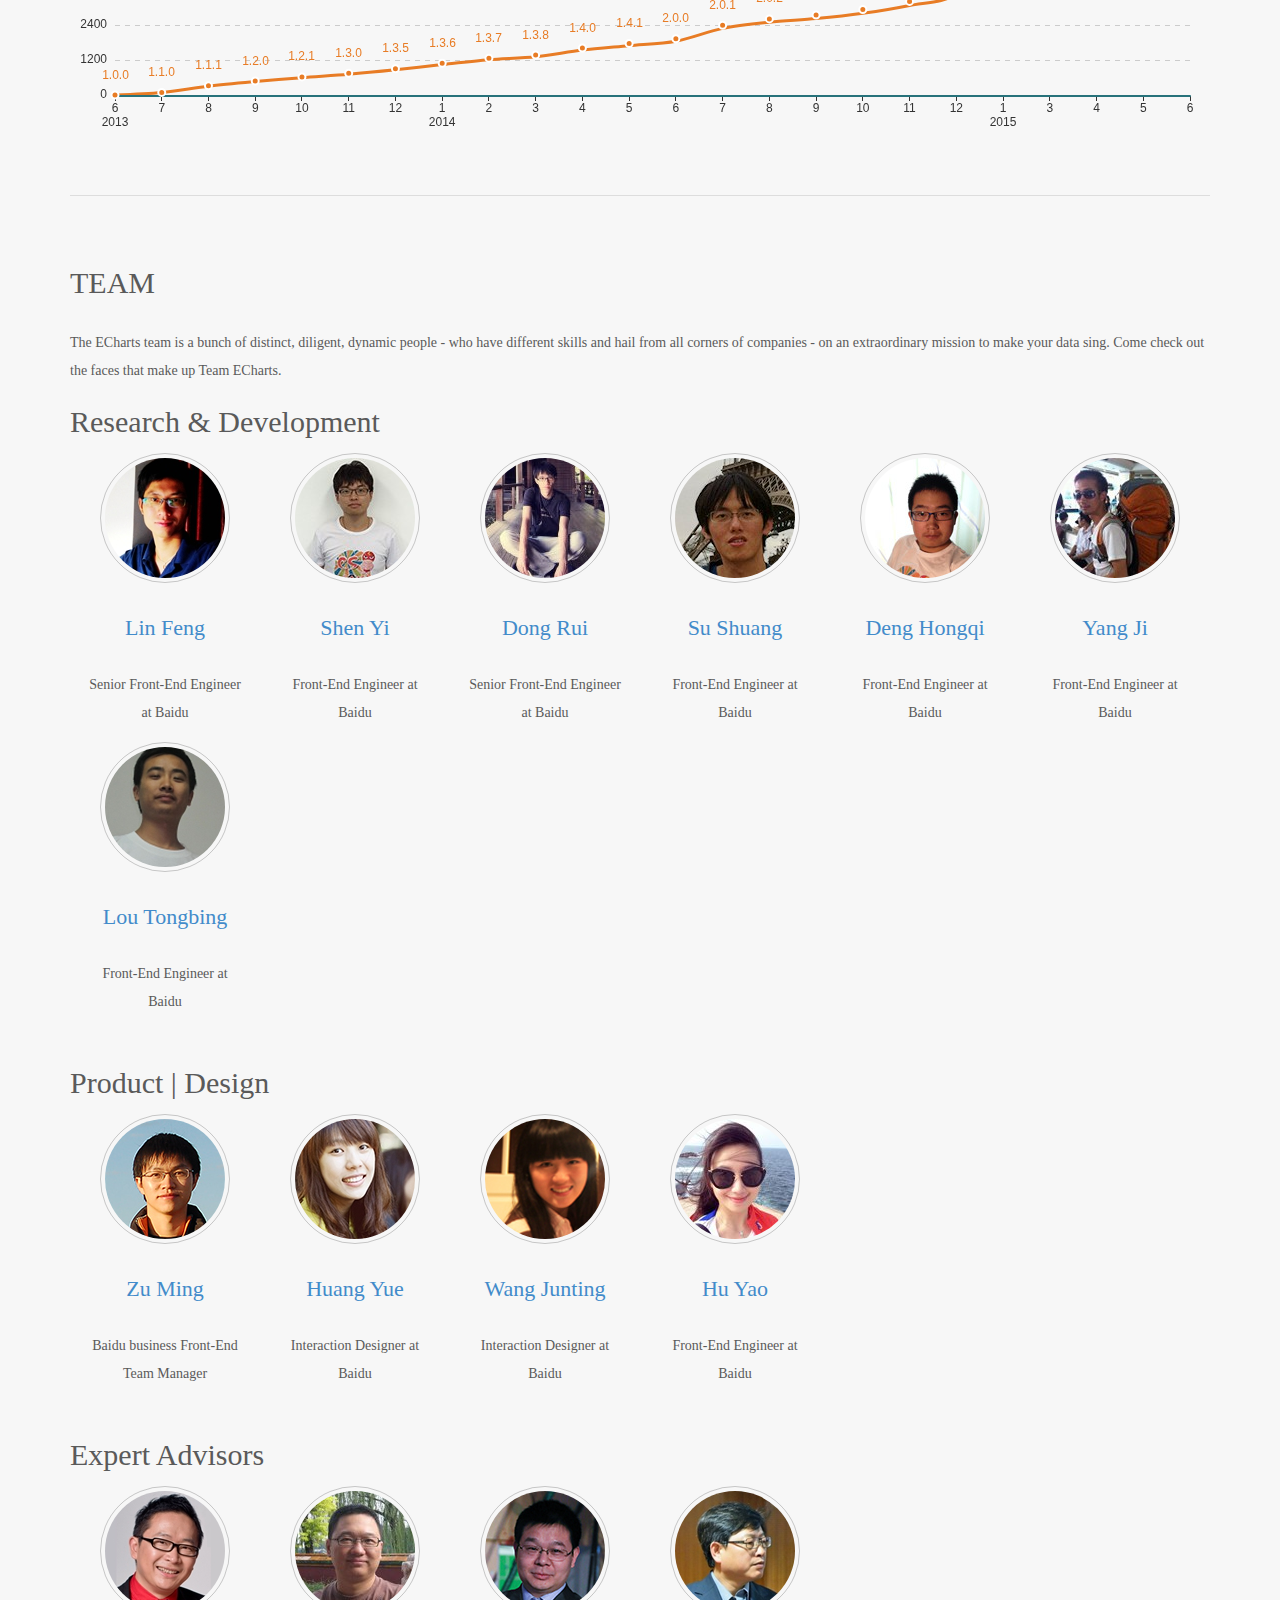
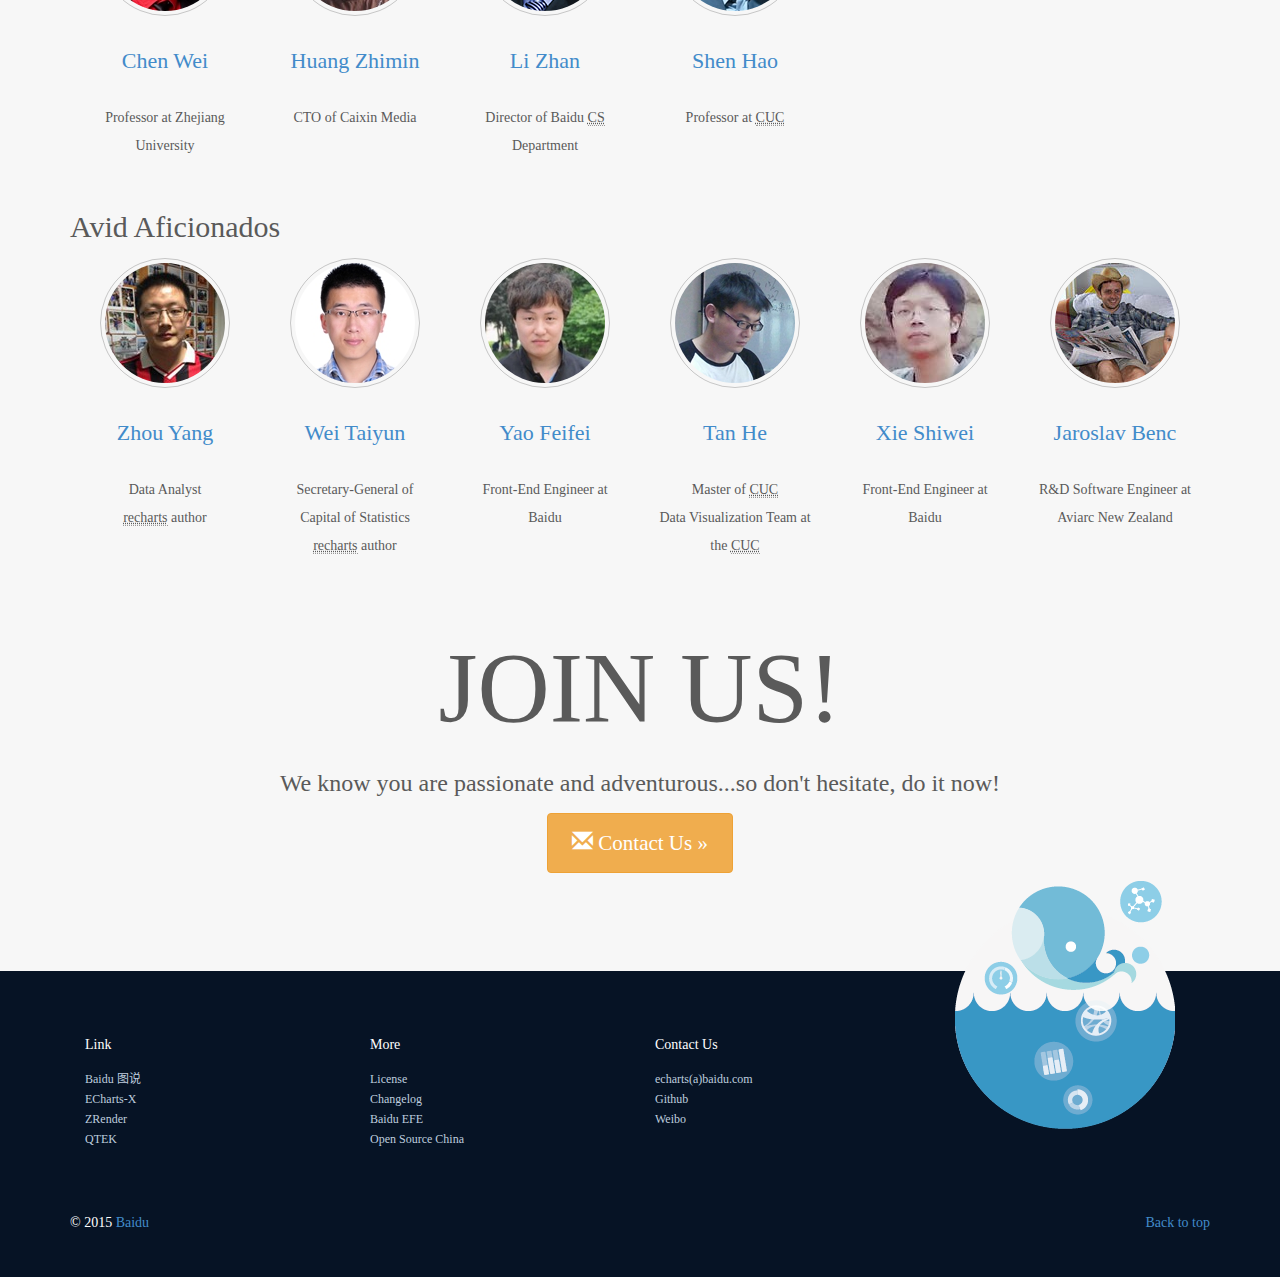
<file: doc/about-en.html>
<!DOCTYPE html>
<html lang="zh-cn">
  <head>
    <meta charset="utf-8">
    <meta http-equiv="X-UA-Compatible" content="IE=edge">
    <meta name="viewport" content="width=device-width, initial-scale=1.0">
    <meta name="description" content="ECharts">
    <meta name="author" content="kener.linfeng@gmail.com">
    <title>ECharts · About</title>

    <link rel="shortcut icon" href="./asset/ico/favicon.png">

    <link href="./asset/css/font-awesome.min.css" rel="stylesheet">
    <link href="./asset/css/bootstrap.css" rel="stylesheet">
    <link href="./asset/css/carousel.css" rel="stylesheet">
    <link href="./asset/css/echartsHome.css" rel="stylesheet">
    <!-- HTML5 shim and Respond.js IE8 support of HTML5 elements and media queries -->
    <!--[if lt IE 9]>
      <script src="https://oss.maxcdn.com/html5shiv/3.7.2/html5shiv.min.js"></script>
      <script src="https://oss.maxcdn.com/respond/1.4.2/respond.min.js"></script>
    <![endif]-->
    <style type="text/css">
        /* Main marketing message and sign up button */
      .img-circle {
          border: 1px solid rgba(0, 0, 0, 0.2);
          padding: 4px;
          margin: 5px;
      }
      .container p {
          margin-top:30px;
      }
      h2 a {
          font-size:22px;
      }
    </style>
  </head>

  <body>
    <!-- Fixed navbar -->
    <div class="navbar navbar-default navbar-fixed-top" role="navigation" id="head"></div>

    <div class="container">
      <div class="row">
          <h2>ORIGIN</h2>
          <img class="pull-right" src="asset/img/about/zrender1.png" style="margin-left:20px;">
          <p>ECharts (a contraction of Enterprise Charts) is a commercial charting solution originally intended to address the report need of the <abbr title="Baidu">Company's</abbr> various business systems, such as Baidu Promotion (凤巢), Advertising Manager (广告管家). Previously we used Flash to fulfill those needs, but the problem is, due to Baidu's highly clear-cut division of labor, there is a special team in charge of Flash. As a result, everything – from the design of data interface to personalized needs - has to be negotiated and agreed upon, leaving little room for front-end engineers to control completely. Moreover, there is no Flash common to all the scenes in a system. Worse still, Steve Jobs, the co-founder and then CEO of Apple Inc., insisted that Apple wouldn't allow Flash on the iPhone, iPod touch and iPad. For all these reasons, and given the soaring popularity of html5, we decided to try something else. Therefore in early 2012 <a href="http://weibo.com/kenerlinfeng" target="_blank">Lin Feng (Kener)</a>, the then front-end technical director of Baidu Promotion, tried to make charts via Canvas in the Data Platform Project of Baidu Promotion. He wrote a whole new lightweight Canvas library ZRender, which is actually the prototype of ECharts, albeit miles from the one in front of you now.</p>
          <p><a href="http://weibo.com/errorrik" target="_blank">Erik</a>, Baidu's senior front-end developer, built the team of Baidu business front-end general technology right after his return. Against the above backdrop, and with the firm support of the front-end team manager <a href="http://weibo.com/forain" target="_blank">Zu Ming</a>, data visualization became an important field of general technology studies. So it's only natural that Lin Feng switched his role and began to head the Baidu business front-end data visualization team, which comprises the foremost front-line software engineers including <a href="http://weibo.com/pissang" target="_blank">Shen Yi</a> (tech genius obsessed with web3d), <a href="http://weibo.com/wind108369" target="_blank">Yang Ji</a> (graphic maniac), <a href="http://weibo.com/u/2113446991" target="_blank">Su Shuang </a>(who has hands-on experience of SVG / GUI) and Chen Huaimu (who knows color inside out).</p>
          
          <p>As mentioned above, ECharts is based on ZRender. Back then ZRender had charting features, and we already managed to add the Drag-Recalculate option. Nevertheless, the coupling of various graphic data logic and image rendering, non-modularity, and the arbitrary customized demos made us realize that it was by no means a decent design. Therefore, for the first time we made a large-scale ZRender reconstruction, cutting out all its charting features and making it a pure Canvas library under the hood. </p>
          <img class="pull-left" src="asset/img/about/echarts1.png" style="margin-right:10px;">
          <p>The chart logic from ZRender was then made into the fundamental framework for ECharts Version 0.1, which, to be honest, was still a demo, for the interface was not standardized, and both customization and universality were terrible. Erik, Lin Feng, and three senior engineers from the Flash team (FYI, it was they or their team who made almost all the Flash charts in the Baidu business system over the years) opened six meetings in nearly two months before the final approval and release of ECharts Standard Version 1.0. The standard was defined in pursuit of rational design and high customizability, regardless of implementation costs. So it was like the team was digging itself a bottomless pit. For the ensuing ten months, the team found itself climbing out of the pit step by step.</p>
          <p>Lucky for us, we finally made it. On June 30, 2013, ECharts Version 1.0 was launched. And the standard became the API reference of ECharts 1.0 when richer interactivity were added. Its importance is unquestionable despite the fact that it is now only a part of the ECharts documentation. Today when we look back, we sincerely thank the five extraordinary engineers - Lin Feng, Zhao Shu, Erik, Liu Yang, Yang Dong - for setting the spectacular standard. They convinced us that compared with implementation costs, a reasonable interface design is far more important.</p>
      </div>
      
      <div class="row featurette">
          <h2>DEVELOPMENT</h2>
          <p>It all started as a response to Baidu's own business needs, yet the real opportunity for the way ahead lies in open source. Though there has been innumerable JS charting libraries in China, ECharts, with its revolutionary new functionality and technology, has taken the industry by storm right after its release. Commonly lauded as a "<a href="http://www.itongji.cn/article/0P525392013.html" target="_blank">rising star</a>" of China's data visualization, it was featured by mainstream technical media such as CSDN, ITEye, InfoQ, iTongji as well as COS. In particular, OSChina did a week-long ECharts promotion on its home page, with the post being bookmarked for over 1,000 times. What's more, just 18 months after its release on GitHub, ECharts was starred for more than 5,000 times, which means that it has become the most-watched Chinese open source project around the globe. ECharts is also the first Chinese project which selected into <a href="https://github.com/showcases/data-visualization" target="_blank">Github Explorer Data Visualization</a>. Today, hundreds of companies - ranging over a variety of fields including media, finance, e-commerce, tourism, hotels, weather, geography, video games, and electric power - trust ECharts Solution when it comes to enterprise-grade charting.</p>
          <p>We are so very flattered that, just 6 months after its release, ECharts made it to "<a href="http://www.oschina.net/news/47438/2013-top-10-hot-projects-in-china" target="_blank">The Ten Hottest Domestic Open Source Projects of the Year</a>" and took the lead in "<a href="http://www.oschina.net/news/47468/2013-top-20-newest-opensource-projects" target="_blank">The Twenty Hottest New Open Source Software of the Year</a>". In addition, we never dreamed that ECharts would get so many attentions from other domains or countries: expansions of multiple domestic and international versions appeared on RtypeL; it's said that there are two financial consulting firms in the Asia-Pacific region developing ECharts-based BI products, and that someone even pushed ECharts further into the Mayor's Office of Data Analytics, City of New York. We are now full of unexpected delight and we'd like to thank every single ECharts enthusiast for his/her continuing support. </p>
          <div id="main" style="height:300px;"></div>
      </div>
      
      <div class="row featurette team">
          <h2>TEAM</h2>
          <p>The ECharts team is a bunch of distinct, diligent, dynamic people - who have different skills and hail from all corners of companies - on an extraordinary mission to make your data sing. Come check out the faces that make up Team ECharts.</p>
          
          <h2>Research & Development</h2>
          <div class="row">
            <div class="col-md-2 text-center">
              <img class="img-circle" src="asset/img/about/linfeng.jpg">
              <h2><a href="http://weibo.com/kenerlinfeng" target="_blank">Lin Feng</a></h2>
              <p>Senior Front-End Engineer at Baidu</p>
            </div>
            <div class="col-md-2 text-center">
              <img class="img-circle" src="asset/img/about/shenyi.jpg">
              <h2><a href="http://weibo.com/pissang" target="_blank">Shen Yi</a></h2>
              <p>Front-End Engineer at Baidu</p>
            </div>
            <div class="col-md-2 text-center">
              <img class="img-circle" src="asset/img/about/erik.jpg">
              <h2><a href="http://weibo.com/errorrik" target="_blank">Dong Rui</a></h2>
              <p>Senior Front-End Engineer at Baidu</p>
            </div>
            <div class="col-md-2 text-center">
              <img class="img-circle" src="asset/img/about/sushuang.jpg">
              <h2><a href="http://weibo.com/u/2113446991" target="_blank">Su Shuang</a></h2>
              <p>Front-End Engineer at Baidu</p>
            </div>
            <div class="col-md-2 text-center">
              <img class="img-circle" src="asset/img/about/denghongqi.jpg">
              <h2><a href="http://weibo.com/u/2810393271" target="_blank">Deng Hongqi</a></h2>
              <p>Front-End Engineer at Baidu</p>
            </div>
            <div class="col-md-2 text-center">
              <img class="img-circle" src="asset/img/about/yangji.jpg">
              <h2><a href="http://weibo.com/wind108369" target="_blank">Yang Ji</a></h2>
              <p>Front-End Engineer at Baidu</p>
            </div>
            <div class="col-md-2 text-center">
              <img class="img-circle" src="asset/img/about/loutongbing.jpg">
              <h2><a href="http://weibo.com/loutongbing" target="_blank">Lou Tongbing</a></h2>
              <p>Front-End Engineer at Baidu</p>
            </div>
          </div>
          
          <h2>Product | Design</h2>
          <div class="row">
            <div class="col-md-2 text-center">
              <img class="img-circle" src="asset/img/about/zuming.jpg">
              <h2><a href="http://weibo.com/forain" target="_blank">Zu Ming</a></h2>
              <p>Baidu business Front-End Team Manager</p>
            </div>
            <div class="col-md-2 text-center">
              <img class="img-circle" src="asset/img/about/huangyue.jpg">
              <h2><a href="http://weibo.com/u/1823030471" target="_blank">Huang Yue</a></h2>
              <p>Interaction Designer at Baidu</p>
            </div>
            <div class="col-md-2 text-center">
              <img class="img-circle" src="asset/img/about/wangjunting.jpg">
              <h2><a href="http://weibo.com/u/1237163505" target="_blank">Wang Junting</a></h2>
              <p>Interaction Designer at Baidu</p>
            </div>
            <div class="col-md-2 text-center">
              <img class="img-circle" src="asset/img/about/huyao.jpg">
              <h2><a href="http://weibo.com/p/1005051742233685" target="_blank">Hu Yao</a></h2>
              <p>Front-End Engineer at Baidu</p>
            </div>
            <!--div class="col-md-2 text-center">
              <img class="img-circle" src="asset/img/about/zhangyanru.jpg">
              <h2><a href="#" target="_blank">Zhang Yanru</a></h2>
              <p>Interaction Designer at Baidu</p>
            </div>
            <div class="col-md-2 text-center">
              <img class="img-circle" src="asset/img/about/yandong.jpg">
              <h2><a href="http://weibo.com/ShiMiTu2007" target="_blank">颜东</a></h2>
              <p>视觉中国设计总监</p>
            </div-->
          </div>
          
          <h2>Expert Advisors</h2>
          <div class="row">
            <div class="col-md-2 text-center">
              <img class="img-circle" src="asset/img/about/chenwei.jpg">
              <h2><a href="http://weibo.com/shearwarp" target="_blank">Chen Wei</a></h2>
              <p>Professor at Zhejiang University</p>
            </div>
            <div class="col-md-2 text-center">
              <img class="img-circle" src="asset/img/about/huangzhimin.jpg">
              <h2><a href="http://weibo.com/u/2006785117" target="_blank">Huang Zhimin</a></h2>
              <p>CTO of Caixin Media</p>
            </div>
            <div class="col-md-2 text-center">
              <img class="img-circle" src="asset/img/about/lizhan.jpg">
              <h2><a href="http://weibo.com/u/2042635201" target="_blank">Li Zhan</a></h2>
              <p>Director of Baidu <abbr title="Composite Search">CS</abbr> Department</p>
            </div>
            <div class="col-md-2 text-center">
              <img class="img-circle" src="asset/img/about/shenhao.jpg">
              <h2><a href="http://weibo.com/shenhaolaoshi" target="_blank">Shen Hao</a></h2>
              <p>Professor at <abbr title="Communication University of China">CUC</abbr></p>
            </div>
          </div>
          
          <h2>Avid Aficionados</h2>
          <div class="row" style="margin-bottom:0;">
            <div class="col-md-2 text-center">
              <img class="img-circle" src="asset/img/about/zhouyang.jpg">
              <h2><a href="http://weibo.com/zhouyummy" target="_blank">Zhou Yang</a></h2>
              <p>Data Analyst<br/><abbr title="ECharts package in R">recharts</abbr> author</p>
            </div>
            <div class="col-md-2 text-center">
              <img class="img-circle" src="asset/img/about/weitaiyun.jpg">
              <h2><a href="http://weibo.com/taiyun" target="_blank">Wei Taiyun</a></h2>
              <p>Secretary-General of Capital of Statistics<br/><abbr title="ECharts package in R">recharts</abbr> author</p>
            </div>
            <div class="col-md-2 text-center">
              <img class="img-circle" src="asset/img/about/yaofeifei.jpg">
              <h2><a href="http://weibo.com/645008221" target="_blank">Yao Feifei</a></h2>
              <p>Front-End Engineer at Baidu</p>
            </div>
            <div class="col-md-2 text-center">
              <img class="img-circle" src="asset/img/about/tanhe.jpg">
              <h2><a href="http://weibo.com/fengmengxia" target="_blank">Tan He</a></h2>
              <p>Master of <abbr title="Communication University of China">CUC</abbr><br/>Data Visualization Team at the <abbr title="Communication University of China">CUC</abbr></p>
            </div>
            <div class="col-md-2 text-center">
              <img class="img-circle" src="asset/img/about/xieshiwei.jpg">
              <h2><a href="https://github.com/i6ma" target="_blank">Xie Shiwei</a></h2>
              <p>Front-End Engineer at Baidu</p>
            </div>
            <div class="col-md-2 text-center">
              <img class="img-circle" src="asset/img/about/jaroslav.benc.jpg">
              <h2><a href="https://twitter.com/DatamaticIO" target="_blank">Jaroslav Benc</a></h2>
              <p>R&amp;D Software Engineer at Aviarc New Zealand</p>
            </div>
          </div>
      </div>
      <!-- Jumbotron -->
      <div class="jumbotron">
        <h1>JOIN US!</h1>
        <p class="lead">We know you are passionate and adventurous...so don't hesitate, do it now!</p>
        <a class="btn btn-large btn-warning" href="mailto:echarts(a)baidu.com"><i class="glyphicon glyphicon-envelope"></i> Contact Us &raquo;</a>
      </div>
    </div> <!-- /container -->
    
    <footer id="footer"></footer>
    <!-- Le javascript
    ================================================== -->
    <!-- Placed at the end of the document so the pages load faster -->
    <script src="./asset/js/jquery.min.js"></script>
    <script type="text/javascript" src="./asset/js/echartsHome.js"></script>
    <script src="./asset/js/bootstrap.min.js"></script>
    <script src="example/www/js/echarts.js"></script>
    <script type="text/javascript">
        require.config({
            paths: {
                echarts: 'example/www/js'
            }
        });
        require(
            [
                'echarts',
                'example/theme/infographic',
                'echarts/chart/line'
            ],
            function(ec, theme) {
                myChart = ec.init(document.getElementById('main'), theme);
                myChart.setOption({
                    title : {
                        text: 'Github Stars',
                        x:'center'
                    },
                    tooltip : {
                        trigger: 'axis',
                        axisPointer:{type:'none'},
                        showDelay: 0
                    },
                    grid:{x:45,x2:20,y:40,y2:50},
                    xAxis : [
                        {
                            type : 'category',
                            boundaryGap : false,
                            axisLabel: {
                                interval:0,
                                formatter:function(v){
                                    switch(v) {
                                        case '2013年6月':
                                            return '6\n2013';
                                        case '2014年1月':
                                            return '1\n2014';
                                        case '2015年1月':
                                            return '1\n2015';
                                        default:
                                            return v.substr(5).replace('月','');
                                    }
                                }
                            },
                            data : [
                                '2013年6月','2013年7月','2013年8月','2013年9月','2013年10月',
                                '2013年11月','2013年12月','2014年1月','2014年2月','2014年3月',
                                '2014年4月','2014年5月','2014年6月','2014年7月','2014年8月',
                                '2014年9月','2014年10月','2014年11月','2014年12月','2015年1月',
                                '2015年3月', '2015年4月', '2015年5月', '2015年6月'
                            ]
                        }
                    ],
                    yAxis : [
                        {
                            type: 'value',
                            splitNumber: 6,
                            min: 0,
                            max: 7200,
                            axisLabel: {
                                formatter: function (value) {
                                  return Math.round(value - 0)
                                }
                            }
                        }
                    ],
                    series : [{
                        name:'echarts',
                        type:'line',
                        smooth: true,
                        itemStyle:{normal:{color:'#E87C25'}},
                        data:[
                          {value:0,itemStyle:{normal:{label:{show:true,formatter:'1.0.0'}}}},
                          {value:90,itemStyle:{normal:{label:{show:true,formatter:'1.1.0'}}}},
                          {value:316,itemStyle:{normal:{label:{show:true,formatter:'1.1.1'}}}},
                          {value:480,itemStyle:{normal:{label:{show:true,formatter:'1.2.0'}}}},
                          {value:620,itemStyle:{normal:{label:{show:true,formatter:'1.2.1'}}}},
                          {value:743,itemStyle:{normal:{label:{show:true,formatter:'1.3.0'}}}},
                          {value:904,itemStyle:{normal:{label:{show:true,formatter:'1.3.5'}}}},
                          {value:1090,itemStyle:{normal:{label:{show:true,formatter:'1.3.6'}}}},
                          {value:1262,itemStyle:{normal:{label:{show:true,formatter:'1.3.7'}}}},
                          {value:1368,itemStyle:{normal:{label:{show:true,formatter:'1.3.8'}}}},
                          {value:1610,itemStyle:{normal:{label:{show:true,formatter:'1.4.0'}}}},
                          {value:1767,itemStyle:{normal:{label:{show:true,formatter:'1.4.1'}}}},
                          {value:1928,itemStyle:{normal:{label:{show:true,formatter:'2.0.0'}}}},
                          {value:2390,itemStyle:{normal:{label:{show:true,formatter:'2.0.1'}}}},
                          {value:2610,itemStyle:{normal:{label:{show:true,formatter:'2.0.2'}}}},
                          {value:2740,itemStyle:{normal:{label:{show:true,formatter:'2.0.3'}}}},
                          {value:2930,itemStyle:{normal:{label:{show:true,formatter:'2.0.4'}}}},
                          {value:3210,itemStyle:{normal:{label:{show:true,formatter:'2.1.8'}}}},
                          {value:3610,itemStyle:{normal:{label:{show:true,formatter:'2.1.9'}}}},
                          {value:5600,itemStyle:{normal:{label:{show:true,formatter:'2.2.0'}}}},
                          {value:6200,itemStyle:{normal:{label:{show:true,formatter:'2.2.1'}}}},
                          {value:6600,itemStyle:{normal:{label:{show:true,formatter:'2.2.2'}}}},
                          {value:6949,itemStyle:{normal:{label:{show:true,formatter:'2.2.3'}}}},
                          {value:7200,itemStyle:{normal:{label:{show:true,formatter:'2.2.5'}}}}
                        ]
                    }]
                });
                window.onresize = myChart.resize;
            }
        );

    </script>
  </body>
</html>
</file>
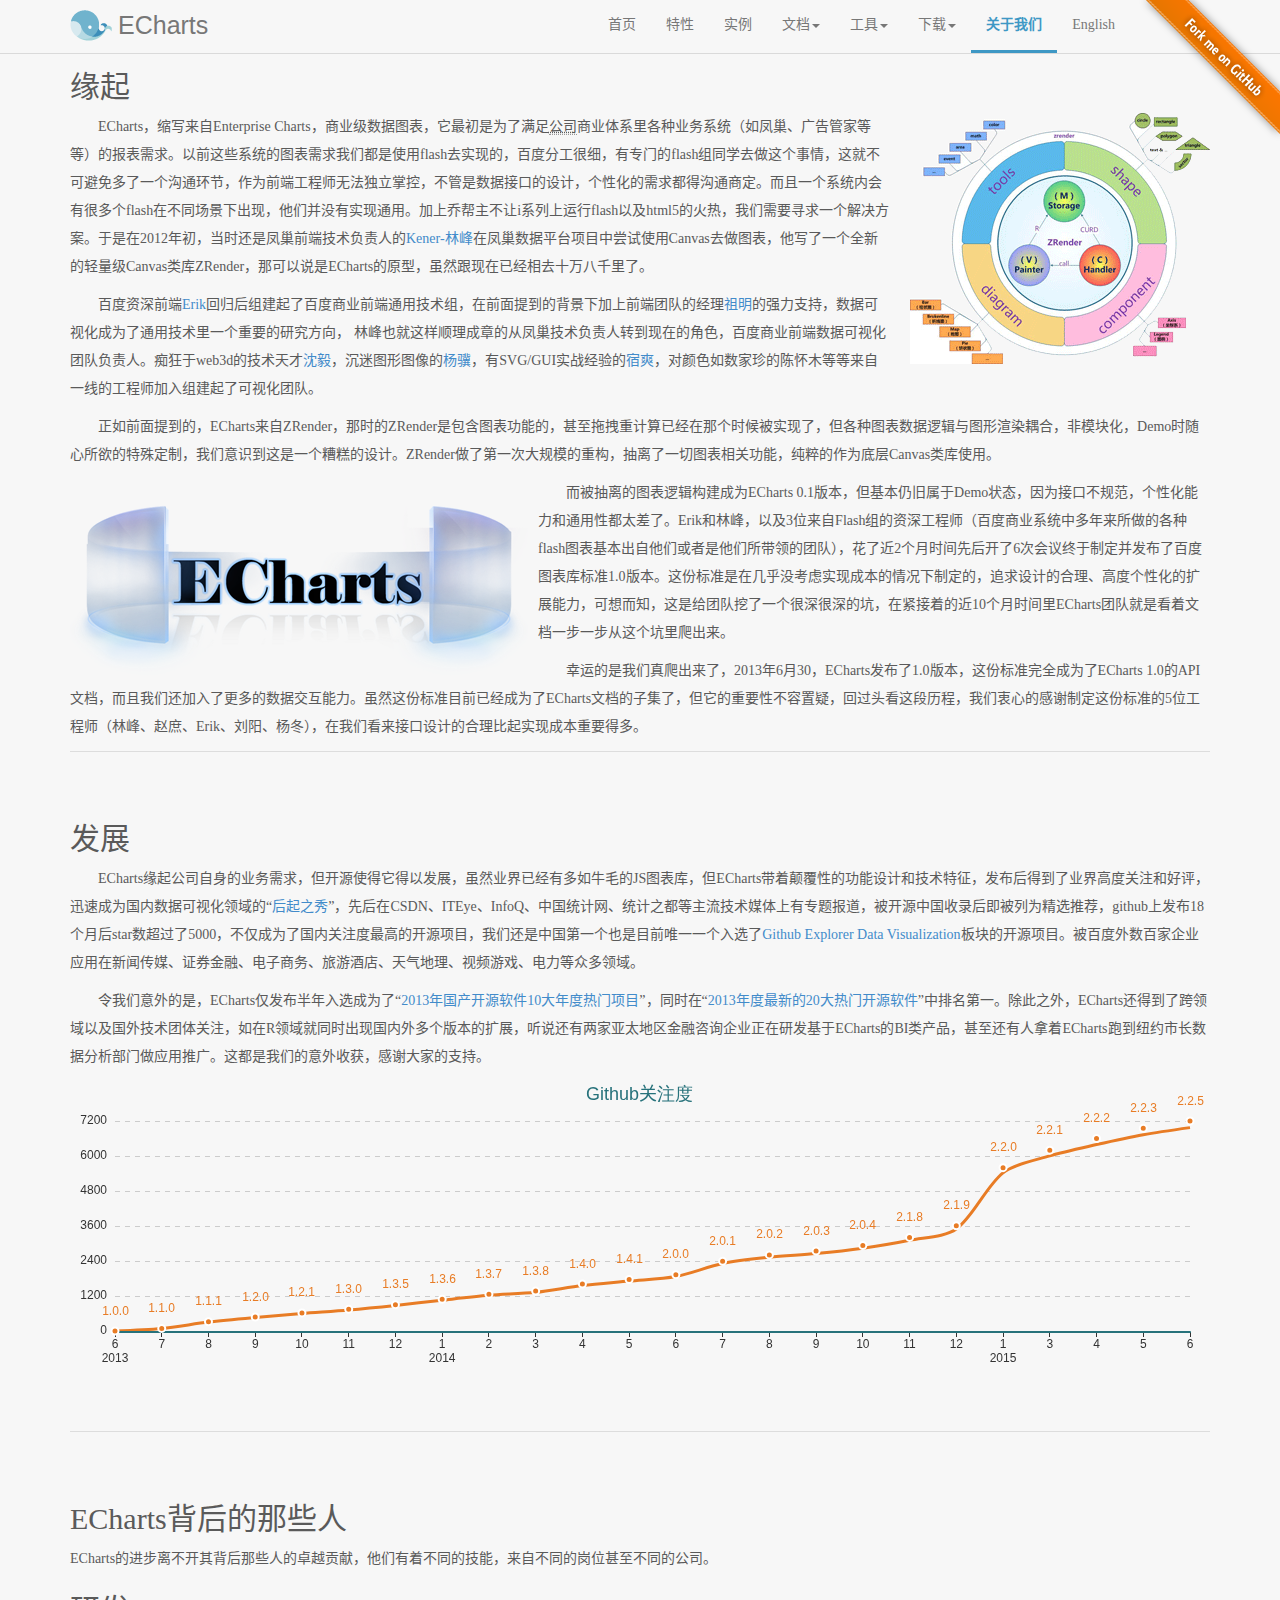
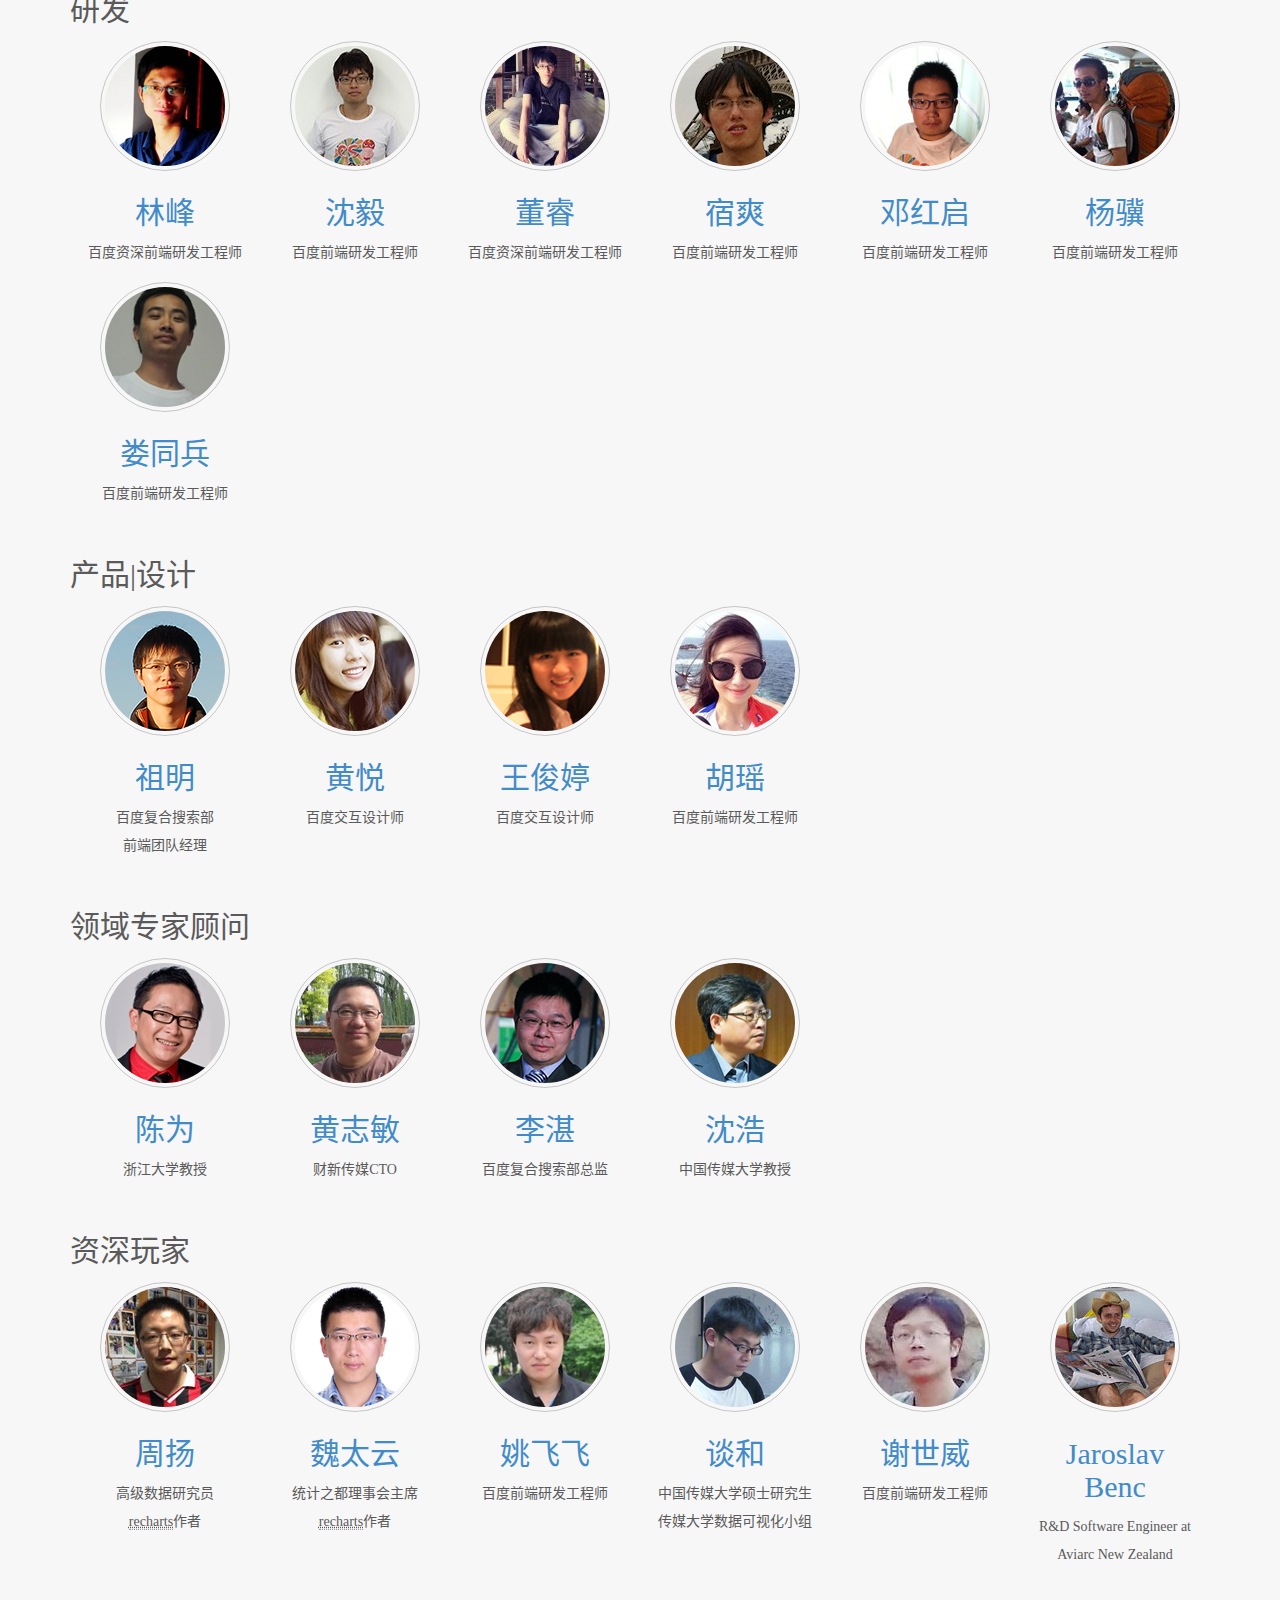
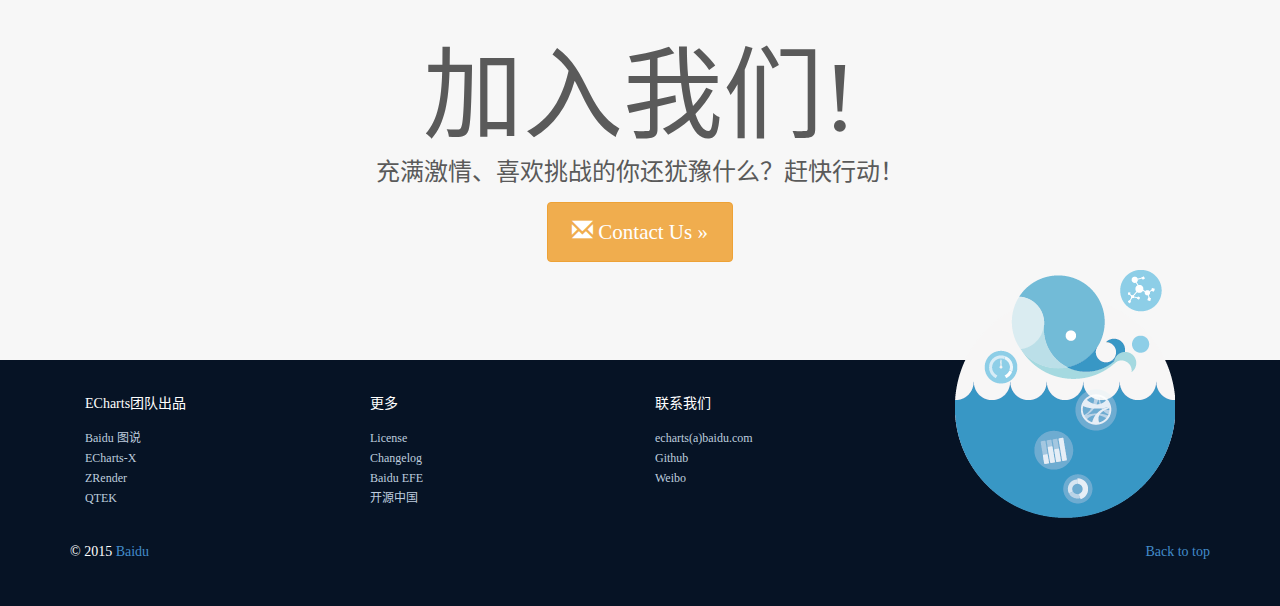
<file: doc/about.html>
<!DOCTYPE html>
<html lang="zh-cn">
  <head>
    <meta charset="utf-8">
    <meta http-equiv="X-UA-Compatible" content="IE=edge">
    <meta name="viewport" content="width=device-width, initial-scale=1.0">
    <meta name="description" content="ECharts">
    <meta name="author" content="kener.linfeng@gmail.com">
    <title>ECharts · About</title>

    <link rel="shortcut icon" href="./asset/ico/favicon.png">

    <link href="./asset/css/font-awesome.min.css" rel="stylesheet">
    <link href="./asset/css/bootstrap.css" rel="stylesheet">
    <link href="./asset/css/carousel.css" rel="stylesheet">
    <link href="./asset/css/echartsHome.css" rel="stylesheet">
    <!-- HTML5 shim and Respond.js IE8 support of HTML5 elements and media queries -->
    <!--[if lt IE 9]>
      <script src="https://oss.maxcdn.com/html5shiv/3.7.2/html5shiv.min.js"></script>
      <script src="https://oss.maxcdn.com/respond/1.4.2/respond.min.js"></script>
    <![endif]-->
    <style type="text/css">
        /* Main marketing message and sign up button */
      .img-circle {
          border: 1px solid rgba(0, 0, 0, 0.2);
          padding: 4px;
          margin: 5px;
      }
    </style>
  </head>

  <body>
    <!-- Fixed navbar -->
    <div class="navbar navbar-default navbar-fixed-top" role="navigation" id="head"></div>

    <div class="container">
      <div class="row">
          <h2>缘起</h2>
          <img class="pull-right" src="asset/img/about/zrender1.png" style="margin-left:20px;">
          <p>&#12288;&#12288;ECharts，缩写来自Enterprise Charts，商业级数据图表，它最初是为了满足<abbr title="百度">公司</abbr>商业体系里各种业务系统（如凤巢、广告管家等等）的报表需求。以前这些系统的图表需求我们都是使用flash去实现的，百度分工很细，有专门的flash组同学去做这个事情，这就不可避免多了一个沟通环节，作为前端工程师无法独立掌控，不管是数据接口的设计，个性化的需求都得沟通商定。而且一个系统内会有很多个flash在不同场景下出现，他们并没有实现通用。加上乔帮主不让i系列上运行flash以及html5的火热，我们需要寻求一个解决方案。于是在2012年初，当时还是凤巢前端技术负责人的<a href="http://weibo.com/kenerlinfeng" target="_blank">Kener-林峰</a>在凤巢数据平台项目中尝试使用Canvas去做图表，他写了一个全新的轻量级Canvas类库ZRender，那可以说是ECharts的原型，虽然跟现在已经相去十万八千里了。</p>
          <p>&#12288;&#12288;百度资深前端<a href="http://weibo.com/errorrik" target="_blank">Erik</a>回归后组建起了百度商业前端通用技术组，在前面提到的背景下加上前端团队的经理<a href="http://weibo.com/forain" target="_blank">祖明</a>的强力支持，数据可视化成为了通用技术里一个重要的研究方向， 林峰也就这样顺理成章的从凤巢技术负责人转到现在的角色，百度商业前端数据可视化团队负责人。痴狂于web3d的技术天才<a href="http://weibo.com/pissang" target="_blank">沈毅</a>，沉迷图形图像的<a href="http://weibo.com/wind108369" target="_blank">杨骥</a>，有SVG/GUI实战经验的<a href="http://weibo.com/u/2113446991" target="_blank">宿爽</a>，对颜色如数家珍的陈怀木等等来自一线的工程师加入组建起了可视化团队。</p>
          
          <p>&#12288;&#12288;正如前面提到的，ECharts来自ZRender，那时的ZRender是包含图表功能的，甚至拖拽重计算已经在那个时候被实现了，但各种图表数据逻辑与图形渲染耦合，非模块化，Demo时随心所欲的特殊定制，我们意识到这是一个糟糕的设计。ZRender做了第一次大规模的重构，抽离了一切图表相关功能，纯粹的作为底层Canvas类库使用。</p>
          <img class="pull-left" src="asset/img/about/echarts1.png" style="margin-right:10px;">
          <p>&#12288;&#12288;而被抽离的图表逻辑构建成为ECharts 0.1版本，但基本仍旧属于Demo状态，因为接口不规范，个性化能力和通用性都太差了。Erik和林峰，以及3位来自Flash组的资深工程师（百度商业系统中多年来所做的各种flash图表基本出自他们或者是他们所带领的团队），花了近2个月时间先后开了6次会议终于制定并发布了百度图表库标准1.0版本。这份标准是在几乎没考虑实现成本的情况下制定的，追求设计的合理、高度个性化的扩展能力，可想而知，这是给团队挖了一个很深很深的坑，在紧接着的近10个月时间里ECharts团队就是看着文档一步一步从这个坑里爬出来。</p>
          <p>&#12288;&#12288;幸运的是我们真爬出来了，2013年6月30，ECharts发布了1.0版本，这份标准完全成为了ECharts 1.0的API文档，而且我们还加入了更多的数据交互能力。虽然这份标准目前已经成为了ECharts文档的子集了，但它的重要性不容置疑，回过头看这段历程，我们衷心的感谢制定这份标准的5位工程师（林峰、赵庶、Erik、刘阳、杨冬），在我们看来接口设计的合理比起实现成本重要得多。</p>
      </div>
      
      <div class="row featurette">
          <h2>发展</h2>
          <p>&#12288;&#12288;ECharts缘起公司自身的业务需求，但开源使得它得以发展，虽然业界已经有多如牛毛的JS图表库，但ECharts带着颠覆性的功能设计和技术特征，发布后得到了业界高度关注和好评，迅速成为国内数据可视化领域的“<a href="http://www.itongji.cn/article/0P525392013.html" target="_blank">后起之秀</a>”，先后在CSDN、ITEye、InfoQ、中国统计网、统计之都等主流技术媒体上有专题报道，被开源中国收录后即被列为精选推荐，github上发布18个月后star数超过了5000，不仅成为了国内关注度最高的开源项目，我们还是中国第一个也是目前唯一一个入选了<a href="https://github.com/showcases/data-visualization" target="_blank">Github Explorer Data Visualization</a>板块的开源项目。被百度外数百家企业应用在新闻传媒、证券金融、电子商务、旅游酒店、天气地理、视频游戏、电力等众多领域。</p>
          <p>&#12288;&#12288;令我们意外的是，ECharts仅发布半年入选成为了“<a href="http://www.oschina.net/news/47438/2013-top-10-hot-projects-in-china" target="_blank">2013年国产开源软件10大年度热门项目</a>”，同时在“<a href="http://www.oschina.net/news/47468/2013-top-20-newest-opensource-projects" target="_blank">2013年度最新的20大热门开源软件</a>”中排名第一。除此之外，ECharts还得到了跨领域以及国外技术团体关注，如在R领域就同时出现国内外多个版本的扩展，听说还有两家亚太地区金融咨询企业正在研发基于ECharts的BI类产品，甚至还有人拿着ECharts跑到纽约市长数据分析部门做应用推广。这都是我们的意外收获，感谢大家的支持。</p>
          <div id="main" style="height:300px;"></div>
      </div>
      
      <div class="row featurette team">
          <h2>ECharts背后的那些人</h2>
          <p>ECharts的进步离不开其背后那些人的卓越贡献，他们有着不同的技能，来自不同的岗位甚至不同的公司。</p>
          
          <!-- 研发  -->
          <h2>研发</h2>
          <div class="row">
            <div class="col-md-2 text-center">
              <img class="img-circle" src="asset/img/about/linfeng.jpg">
              <h2><a href="http://weibo.com/kenerlinfeng" target="_blank">林峰</a></h2>
              <p>百度资深前端研发工程师</p>
            </div>
            <div class="col-md-2 text-center">
              <img class="img-circle" src="asset/img/about/shenyi.jpg">
              <h2><a href="http://weibo.com/pissang" target="_blank">沈毅</a></h2>
              <p>百度前端研发工程师</p>
            </div>
            <div class="col-md-2 text-center">
              <img class="img-circle" src="asset/img/about/erik.jpg">
              <h2><a href="http://weibo.com/errorrik" target="_blank">董睿</a></h2>
              <p>百度资深前端研发工程师</p>
            </div>
            <div class="col-md-2 text-center">
              <img class="img-circle" src="asset/img/about/sushuang.jpg">
              <h2><a href="http://weibo.com/u/2113446991" target="_blank">宿爽</a></h2>
              <p>百度前端研发工程师</p>
            </div>
            <div class="col-md-2 text-center">
              <img class="img-circle" src="asset/img/about/denghongqi.jpg">
              <h2><a href="http://weibo.com/u/2810393271" target="_blank">邓红启</a></h2>
              <p>百度前端研发工程师</p>
            </div>
            <div class="col-md-2 text-center">
              <img class="img-circle" src="asset/img/about/yangji.jpg">
              <h2><a href="http://weibo.com/wind108369" target="_blank">杨骥</a></h2>
              <p>百度前端研发工程师</p>
            </div>
            <div class="col-md-2 text-center">
              <img class="img-circle" src="asset/img/about/loutongbing.jpg">
              <h2><a href="http://weibo.com/loutongbing" target="_blank">娄同兵</a></h2>
              <p>百度前端研发工程师</p>
            </div>
          </div>
          
          <!-- 产品  -->
          <h2>产品|设计</h2>
          <div class="row">
            <div class="col-md-2 text-center">
              <img class="img-circle" src="asset/img/about/zuming.jpg">
              <h2><a href="http://weibo.com/forain" target="_blank">祖明</a></h2>
              <p>百度复合搜索部<br/>前端团队经理</p>
            </div>
            <div class="col-md-2 text-center">
              <img class="img-circle" src="asset/img/about/huangyue.jpg">
              <h2><a href="http://weibo.com/u/1823030471" target="_blank">黄悦</a></h2>
              <p>百度交互设计师</p>
            </div>
            <div class="col-md-2 text-center">
              <img class="img-circle" src="asset/img/about/wangjunting.jpg">
              <h2><a href="http://weibo.com/u/1237163505" target="_blank">王俊婷</a></h2>
              <p>百度交互设计师</p>
            </div>
            <div class="col-md-2 text-center">
              <img class="img-circle" src="asset/img/about/huyao.jpg">
              <h2><a href="http://weibo.com/p/1005051742233685" target="_blank">胡瑶</a></h2>
              <p>百度前端研发工程师</p>
            </div>
            <!--div class="col-md-2 text-center">
              <img class="img-circle" src="asset/img/about/zhangyanru.jpg">
              <h2><a href="#" target="_blank">张彦如</a></h2>
              <p>百度交互设计师</p>
            </div>
            <div class="col-md-2 text-center">
              <img class="img-circle" src="asset/img/about/yandong.jpg">
              <h2><a href="http://weibo.com/ShiMiTu2007" target="_blank">颜东</a></h2>
              <p>视觉中国设计总监</p>
            </div-->
          </div>
          
          <!-- 领域专家顾问  -->
          <h2>领域专家顾问</h2>
          <div class="row">
            <div class="col-md-2 text-center">
              <img class="img-circle" src="asset/img/about/chenwei.jpg">
              <h2><a href="http://weibo.com/shearwarp" target="_blank">陈为</a></h2>
              <p>浙江大学教授</p>
            </div>
            <div class="col-md-2 text-center">
              <img class="img-circle" src="asset/img/about/huangzhimin.jpg">
              <h2><a href="http://weibo.com/u/2006785117" target="_blank">黄志敏</a></h2>
              <p>财新传媒CTO</p>
            </div>
            <div class="col-md-2 text-center">
              <img class="img-circle" src="asset/img/about/lizhan.jpg">
              <h2><a href="http://weibo.com/u/2042635201" target="_blank">李湛</a></h2>
              <p>百度复合搜索部总监</p>
            </div>
            <div class="col-md-2 text-center">
              <img class="img-circle" src="asset/img/about/shenhao.jpg">
              <h2><a href="http://weibo.com/shenhaolaoshi" target="_blank">沈浩</a></h2>
              <p>中国传媒大学教授</p>
            </div>
          </div>
          
          <!-- 资深玩家  -->
          <h2>资深玩家</h2>
          <div class="row" style="margin-bottom:0;">
            <div class="col-md-2 text-center">
              <img class="img-circle" src="asset/img/about/zhouyang.jpg">
              <h2><a href="http://weibo.com/zhouyummy" target="_blank">周扬</a></h2>
              <p>高级数据研究员<br/><abbr title="R语言下的ECharts包">recharts</abbr>作者</p>
            </div>
            <div class="col-md-2 text-center">
              <img class="img-circle" src="asset/img/about/weitaiyun.jpg">
              <h2><a href="http://weibo.com/taiyun" target="_blank">魏太云</a></h2>
              <p>统计之都理事会主席<br/><abbr title="R语言下的ECharts包">recharts</abbr>作者</p>
            </div>
            <div class="col-md-2 text-center">
              <img class="img-circle" src="asset/img/about/yaofeifei.jpg">
              <h2><a href="http://weibo.com/645008221" target="_blank">姚飞飞</a></h2>
              <p>百度前端研发工程师</p>
            </div>
            <div class="col-md-2 text-center">
              <img class="img-circle" src="asset/img/about/tanhe.jpg">
              <h2><a href="http://weibo.com/fengmengxia" target="_blank">谈和</a></h2>
              <p>中国传媒大学硕士研究生<br/>传媒大学数据可视化小组</p>
            </div>
            <div class="col-md-2 text-center">
              <img class="img-circle" src="asset/img/about/xieshiwei.jpg">
              <h2><a href="https://github.com/i6ma" target="_blank">谢世威</a></h2>
              <p>百度前端研发工程师</p>
            </div>
            <div class="col-md-2 text-center">
              <img class="img-circle" src="asset/img/about/jaroslav.benc.jpg">
              <h2><a href="https://twitter.com/DatamaticIO" target="_blank">Jaroslav Benc</a></h2>
              <p>R&amp;D Software Engineer at Aviarc New Zealand</p>
            </div>
          </div>
      </div>
      <!-- Jumbotron -->
      <div class="jumbotron">
        <h1>加入我们!</h1>
        <p class="lead">充满激情、喜欢挑战的你还犹豫什么？赶快行动！</p>
        <a class="btn btn-large btn-warning" href="mailto:echarts(a)baidu.com"><i class="glyphicon glyphicon-envelope"></i> Contact Us &raquo;</a>
      </div>
    </div> <!-- /container -->
    
    <footer id="footer"></footer>
    <!-- Le javascript
    ================================================== -->
    <!-- Placed at the end of the document so the pages load faster -->
    <script src="./asset/js/jquery.min.js"></script>
    <script type="text/javascript" src="./asset/js/echartsHome.js"></script>
    <script src="./asset/js/bootstrap.min.js"></script>
    <script src="example/www/js/echarts.js"></script>
    <script type="text/javascript">
        require.config({
            paths: {
                echarts: 'example/www/js'
            }
        });
        require(
            [
                'echarts',
                'example/theme/infographic',
                'echarts/chart/line'
            ],
            function(ec, theme) {
                myChart = ec.init(document.getElementById('main'), theme);
                myChart.setOption({
                    title : {
                        text: 'Github关注度',
                        x:'center'
                    },
                    tooltip : {
                        trigger: 'axis',
                        axisPointer:{type:'none'},
                        showDelay: 0
                    },
                    grid:{x:45,x2:20,y:40,y2:50},
                    xAxis : [
                        {
                            type : 'category',
                            boundaryGap : false,
                            axisLabel: {
                                interval:0,
                                formatter:function(v){
                                    switch(v) {
                                        case '2013年6月':
                                            return '6\n2013';
                                        case '2014年1月':
                                            return '1\n2014';
                                        case '2015年1月':
                                            return '1\n2015';
                                        default:
                                            return v.substr(5).replace('月','');
                                    }
                                }
                            },
                            data : [
                                '2013年6月','2013年7月','2013年8月','2013年9月','2013年10月',
                                '2013年11月','2013年12月','2014年1月','2014年2月','2014年3月',
                                '2014年4月','2014年5月','2014年6月','2014年7月','2014年8月',
                                '2014年9月','2014年10月','2014年11月','2014年12月','2015年1月',
                                '2015年3月', '2015年4月', '2015年5月', '2015年6月'
                            ]
                        }
                    ],
                    yAxis : [
                        {
                            type: 'value',
                            splitNumber: 6,
                            min: 0,
                            max: 7200,
                            axisLabel: {
                                formatter: function (value) {
                                  return Math.round(value - 0)
                                }
                            }
                        }
                    ],
                    series : [{
                        name:'echarts',
                        type:'line',
                        smooth: true,
                        itemStyle:{normal:{color:'#E87C25'}},
                        data:[
                          {value:0,itemStyle:{normal:{label:{show:true,formatter:'1.0.0'}}}},
                          {value:90,itemStyle:{normal:{label:{show:true,formatter:'1.1.0'}}}},
                          {value:316,itemStyle:{normal:{label:{show:true,formatter:'1.1.1'}}}},
                          {value:480,itemStyle:{normal:{label:{show:true,formatter:'1.2.0'}}}},
                          {value:620,itemStyle:{normal:{label:{show:true,formatter:'1.2.1'}}}},
                          {value:743,itemStyle:{normal:{label:{show:true,formatter:'1.3.0'}}}},
                          {value:904,itemStyle:{normal:{label:{show:true,formatter:'1.3.5'}}}},
                          {value:1090,itemStyle:{normal:{label:{show:true,formatter:'1.3.6'}}}},
                          {value:1262,itemStyle:{normal:{label:{show:true,formatter:'1.3.7'}}}},
                          {value:1368,itemStyle:{normal:{label:{show:true,formatter:'1.3.8'}}}},
                          {value:1610,itemStyle:{normal:{label:{show:true,formatter:'1.4.0'}}}},
                          {value:1767,itemStyle:{normal:{label:{show:true,formatter:'1.4.1'}}}},
                          {value:1928,itemStyle:{normal:{label:{show:true,formatter:'2.0.0'}}}},
                          {value:2390,itemStyle:{normal:{label:{show:true,formatter:'2.0.1'}}}},
                          {value:2610,itemStyle:{normal:{label:{show:true,formatter:'2.0.2'}}}},
                          {value:2740,itemStyle:{normal:{label:{show:true,formatter:'2.0.3'}}}},
                          {value:2930,itemStyle:{normal:{label:{show:true,formatter:'2.0.4'}}}},
                          {value:3210,itemStyle:{normal:{label:{show:true,formatter:'2.1.8'}}}},
                          {value:3610,itemStyle:{normal:{label:{show:true,formatter:'2.1.9'}}}},
                          {value:5600,itemStyle:{normal:{label:{show:true,formatter:'2.2.0'}}}},
                          {value:6200,itemStyle:{normal:{label:{show:true,formatter:'2.2.1'}}}},
                          {value:6600,itemStyle:{normal:{label:{show:true,formatter:'2.2.2'}}}},
                          {value:6949,itemStyle:{normal:{label:{show:true,formatter:'2.2.3'}}}},
                          {value:7200,itemStyle:{normal:{label:{show:true,formatter:'2.2.5'}}}}
                        ]
                    }]
                });
                window.onresize = myChart.resize;
            }
        );

    </script>
  </body>
</html>
</file>
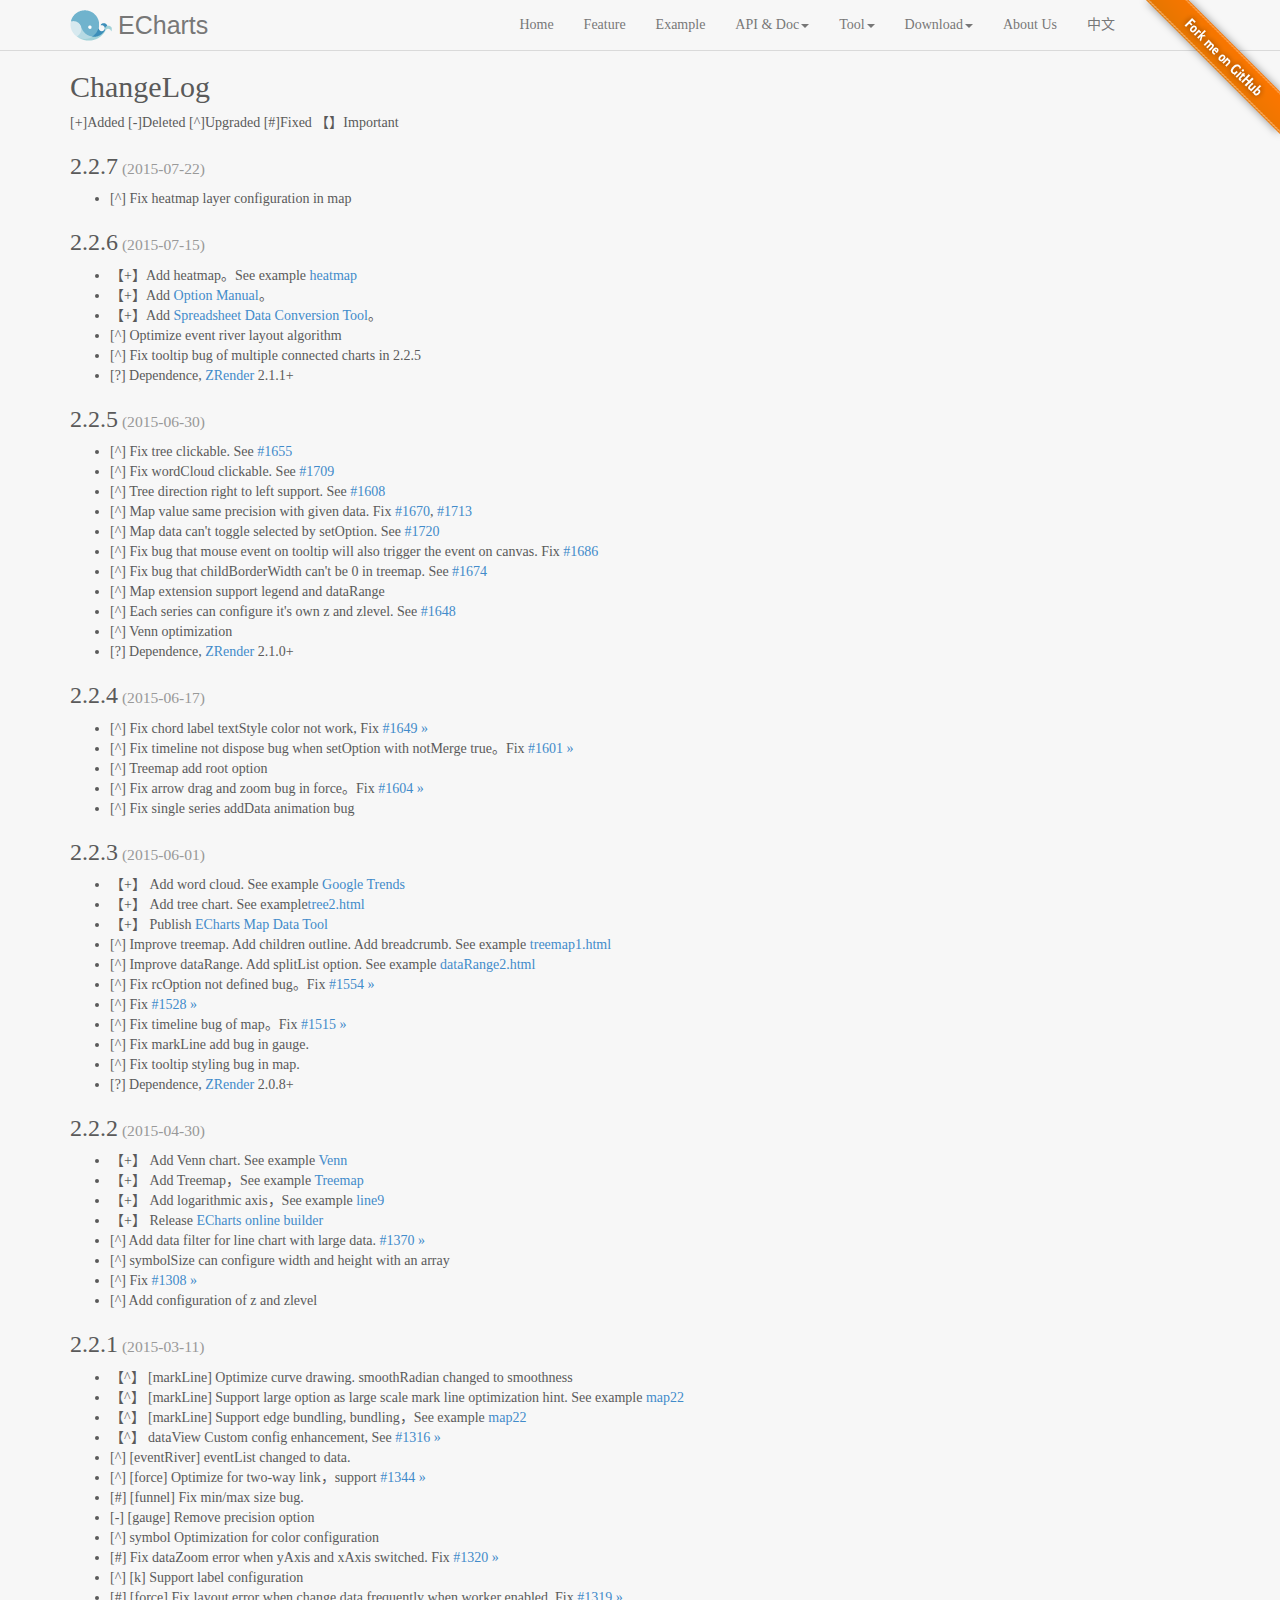
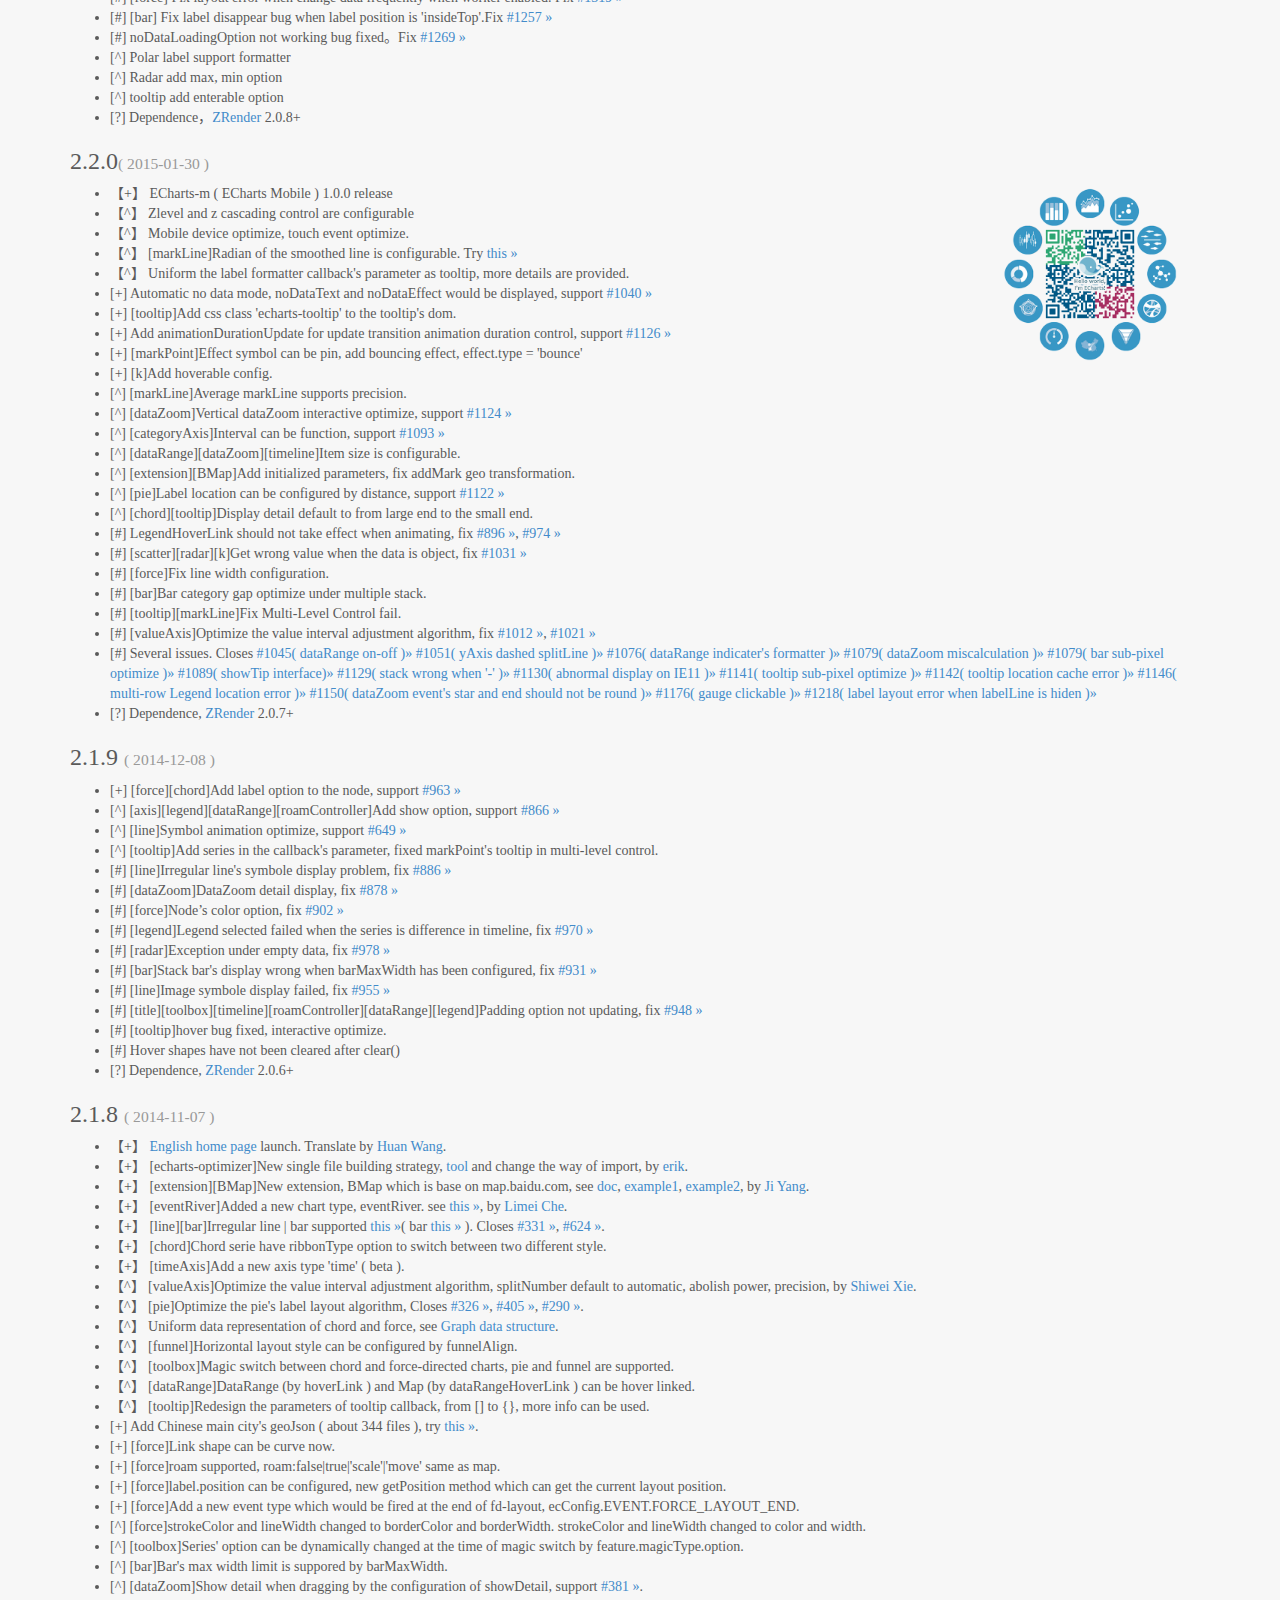
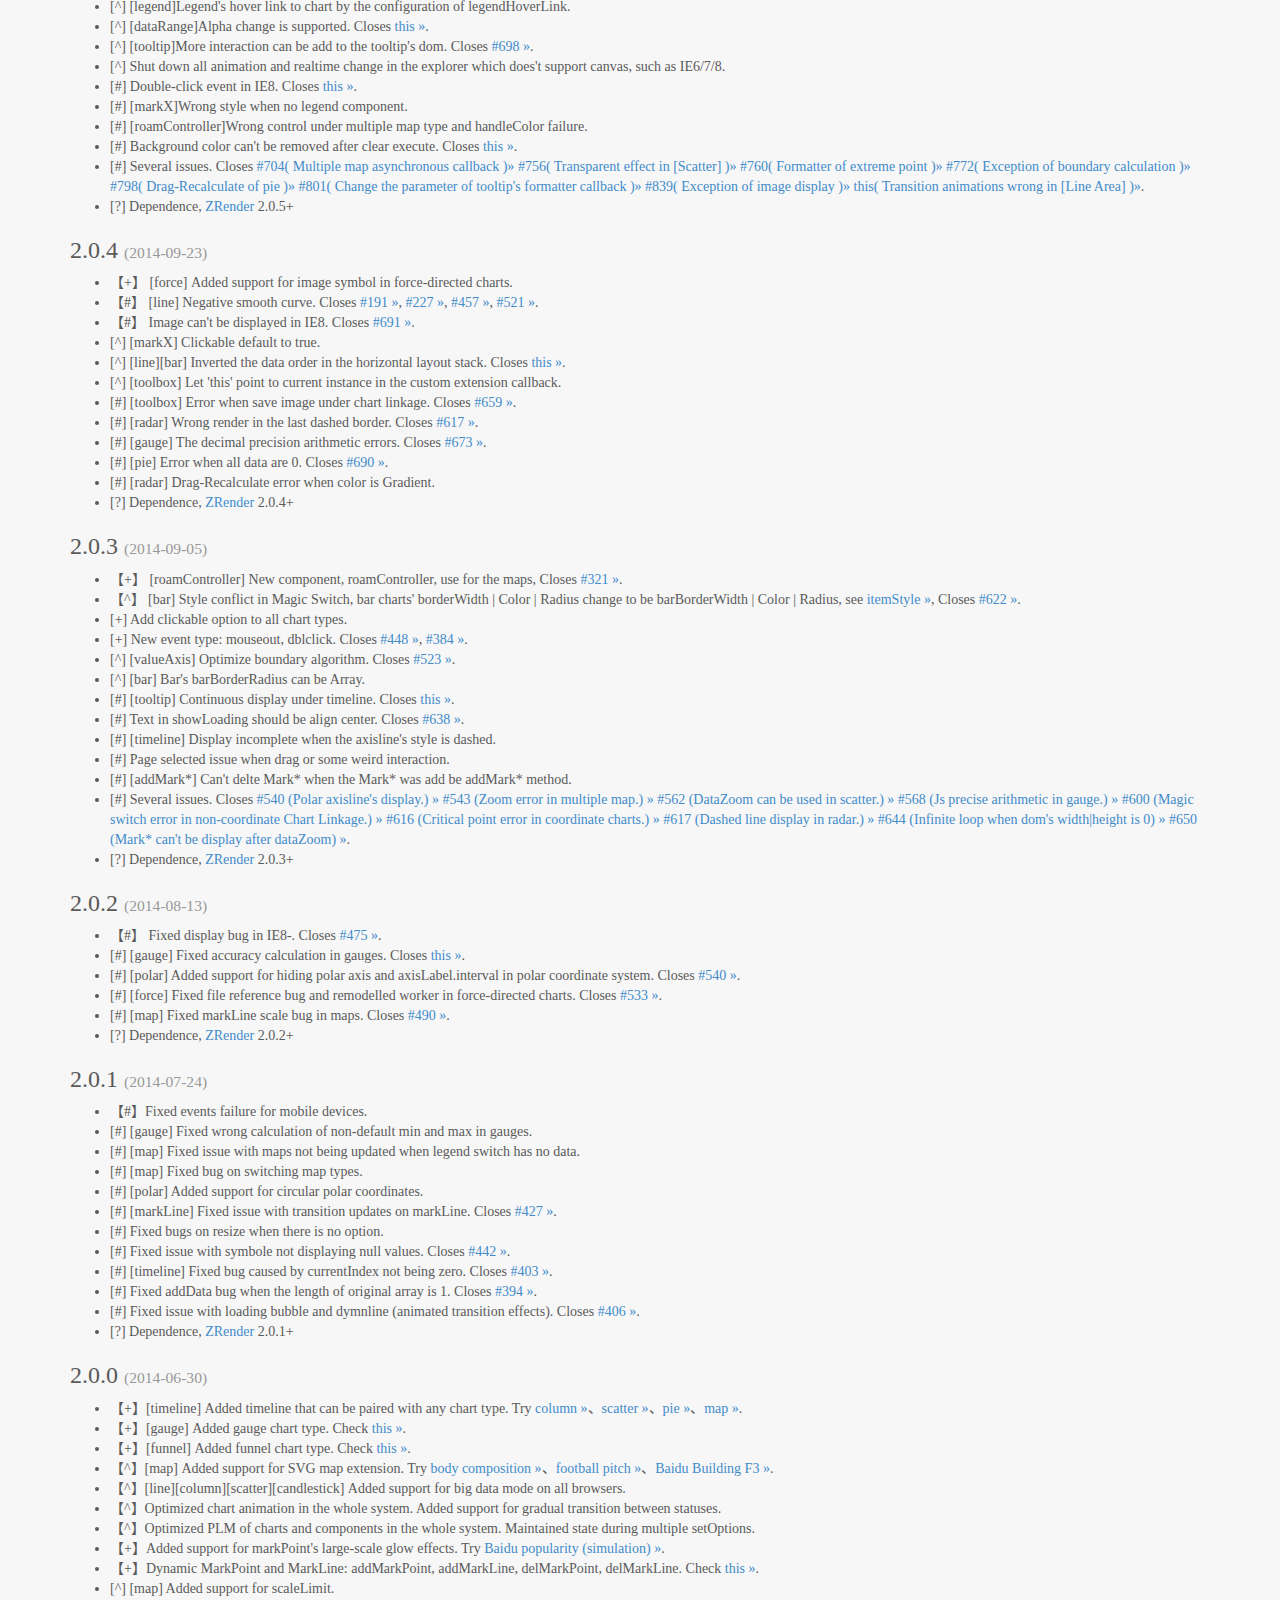
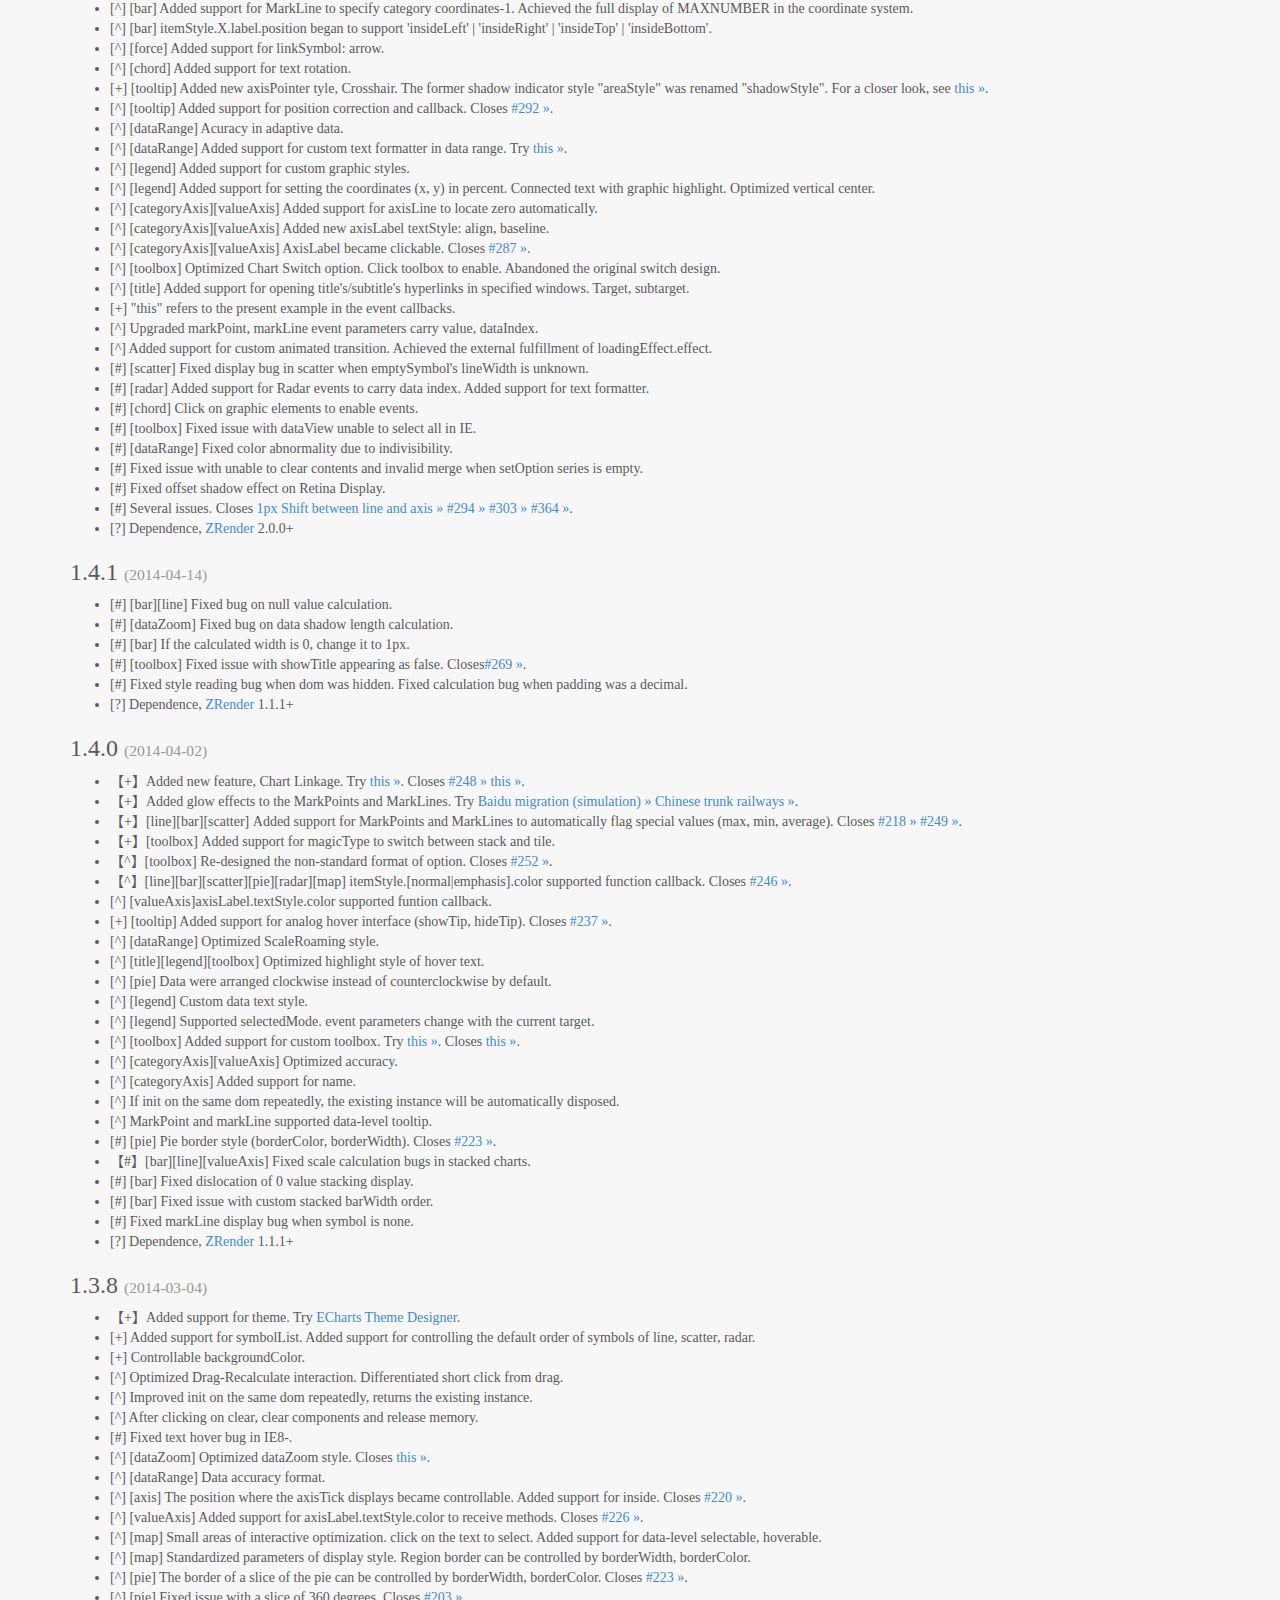
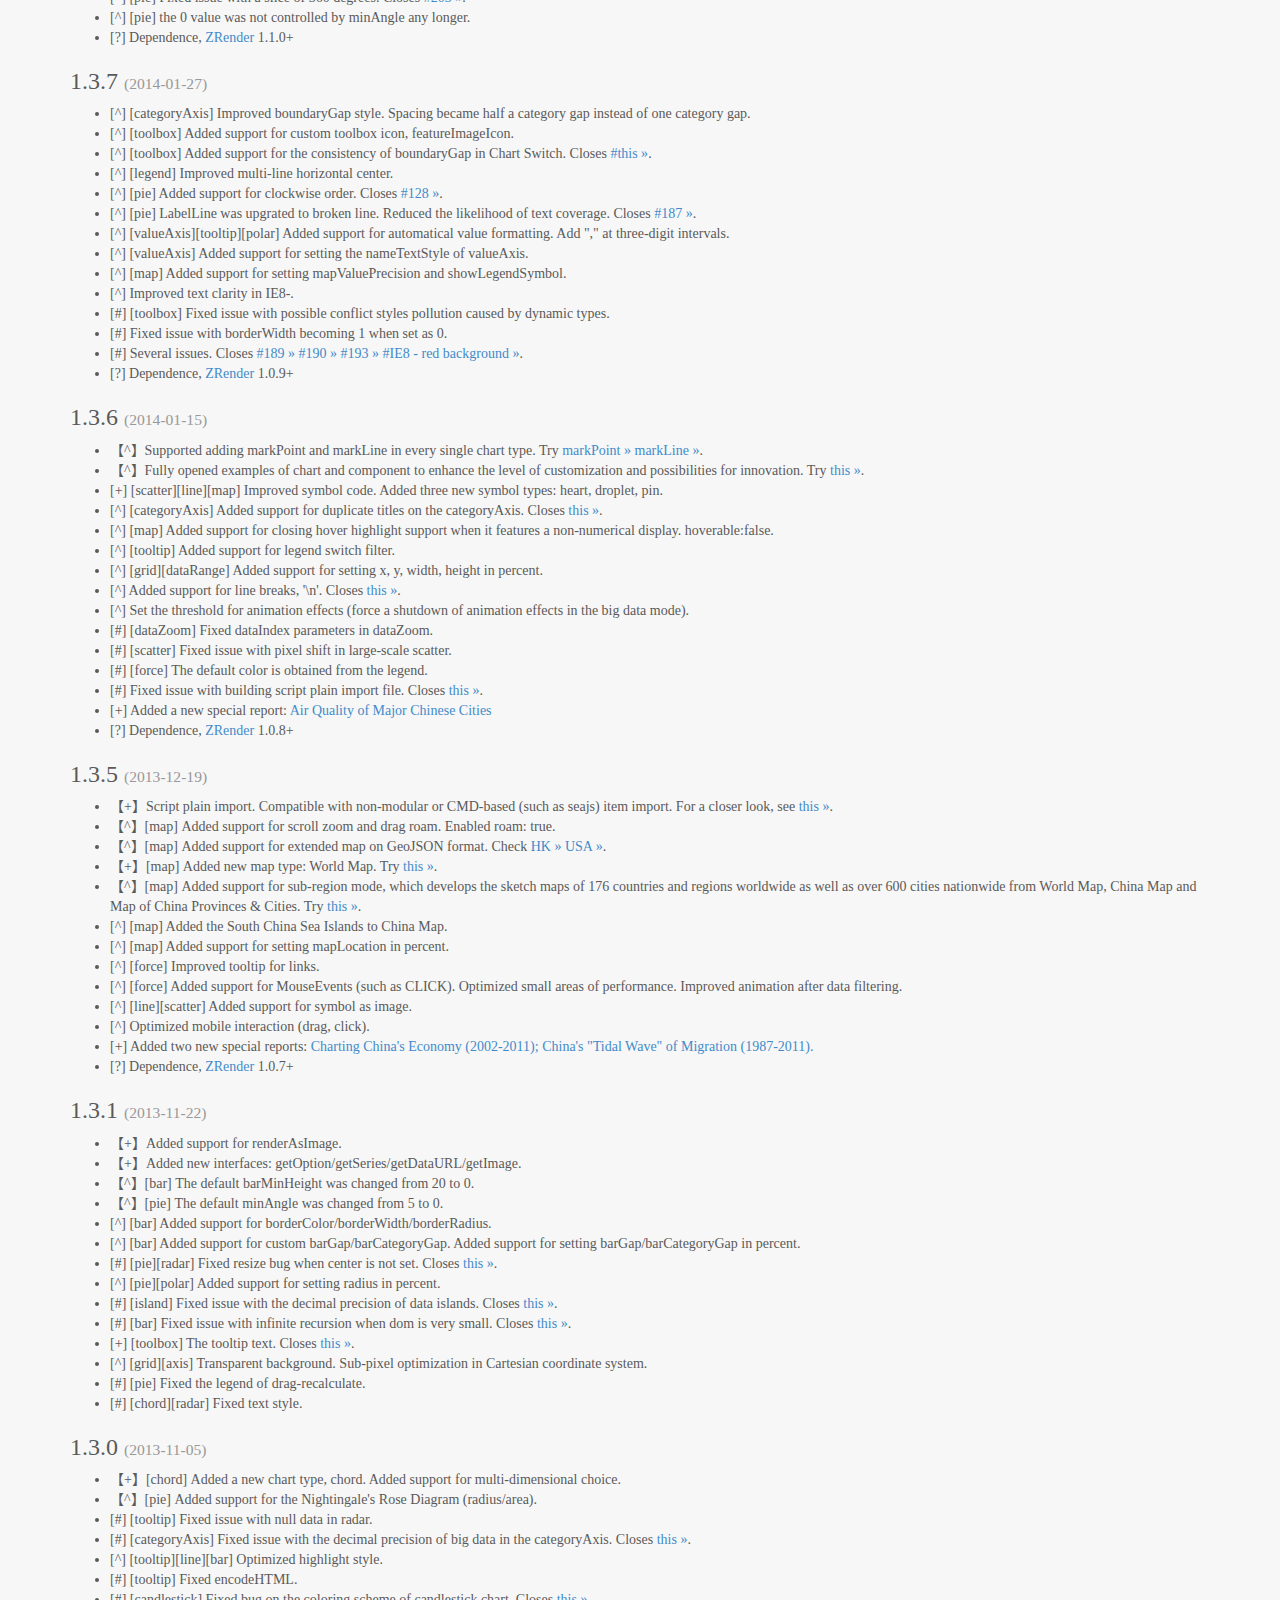
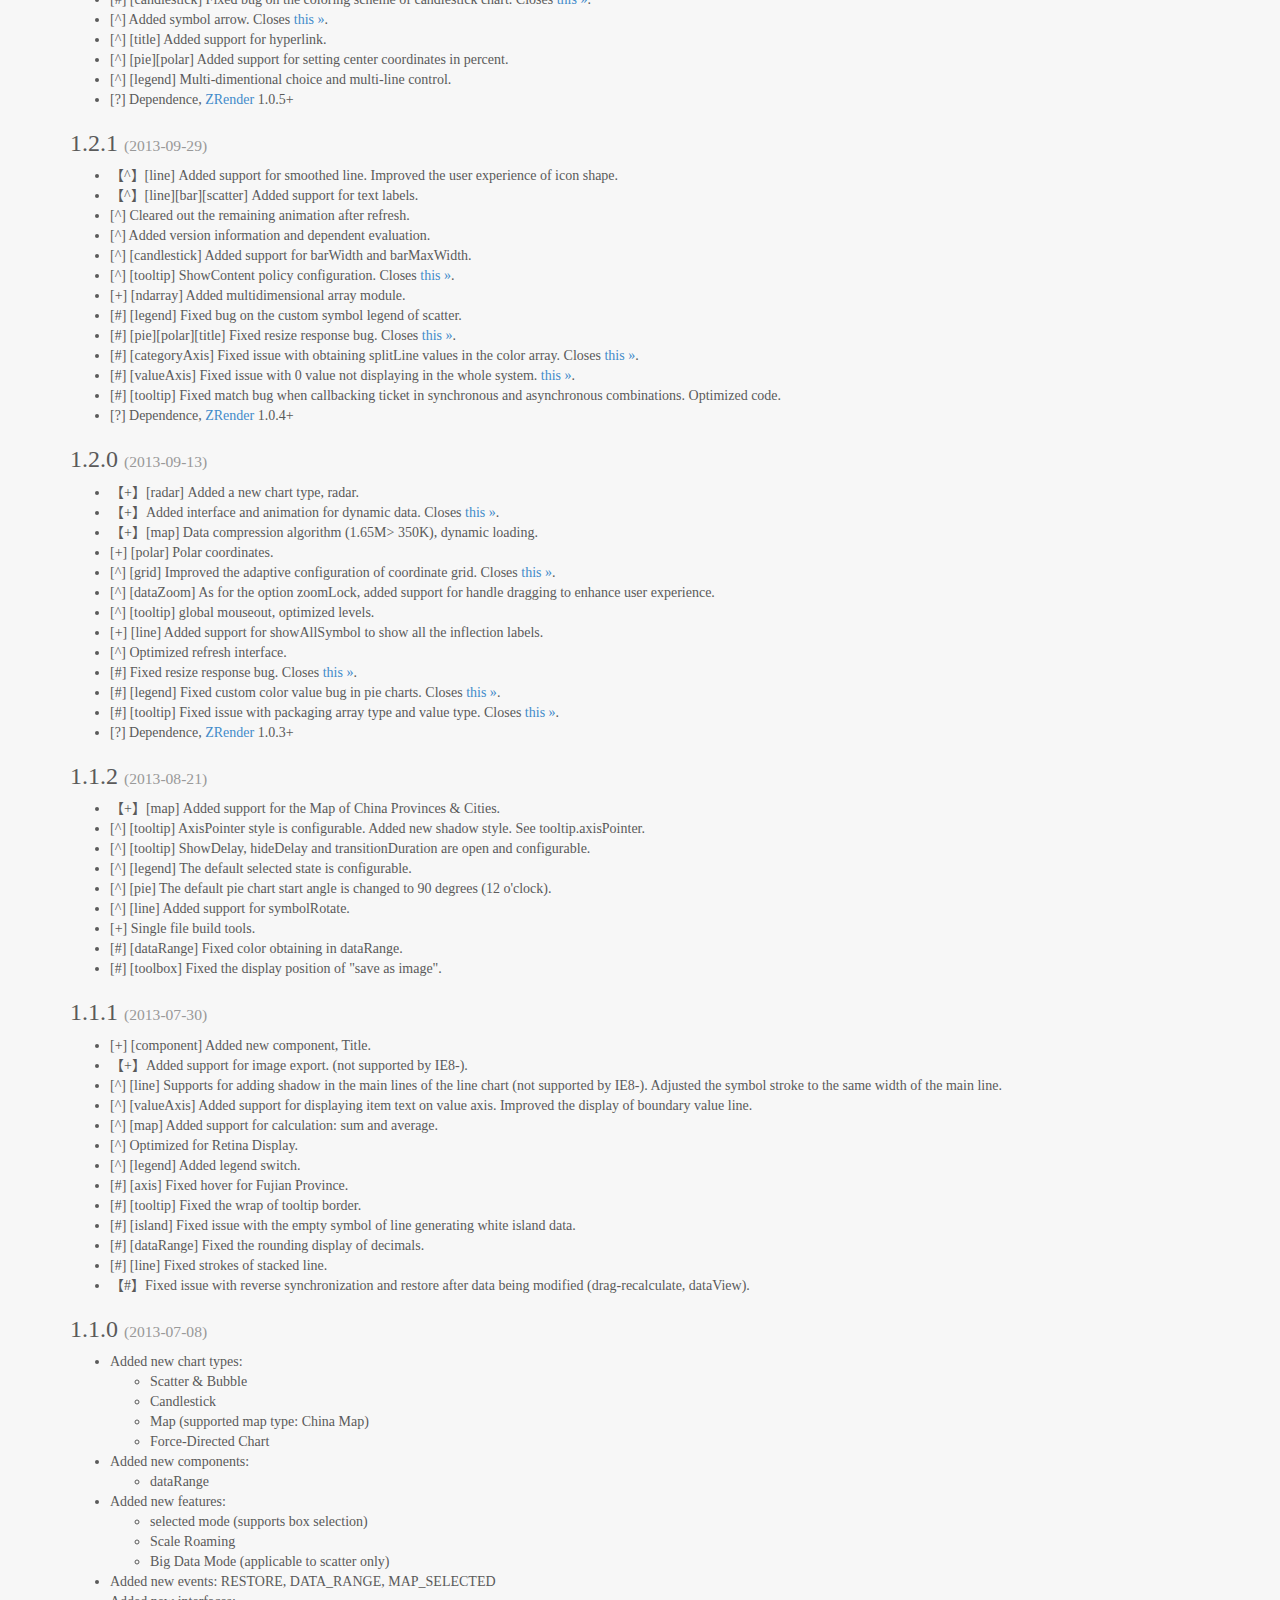
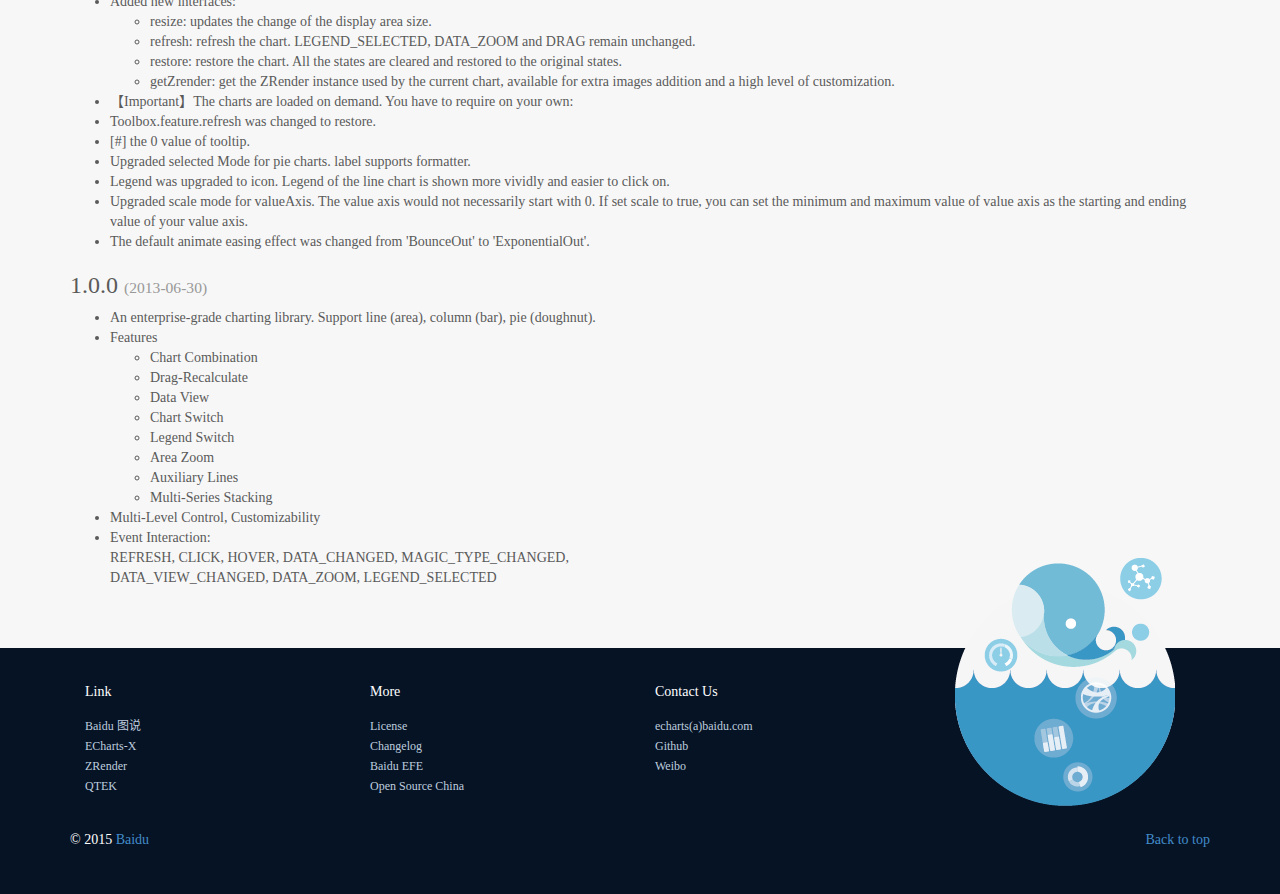
<file: doc/changelog-en.html>
<!DOCTYPE html>
<html lang="zh-cn">
  <head>
    <meta charset="utf-8">
    <meta http-equiv="X-UA-Compatible" content="IE=edge">
    <meta name="viewport" content="width=device-width, initial-scale=1.0">
    <meta name="description" content="ECharts">
    <meta name="author" content="kener.linfeng@gmail.com">
    <title>ECharts · Changelog</title>

    <link rel="shortcut icon" href="./asset/ico/favicon.png">

    <link href="./asset/css/font-awesome.min.css" rel="stylesheet">
    <link href="./asset/css/bootstrap.css" rel="stylesheet">
    <link href="./asset/css/carousel.css" rel="stylesheet">
    <link href="./asset/css/echartsHome.css" rel="stylesheet">
    <!-- HTML5 shim and Respond.js IE8 support of HTML5 elements and media queries -->
    <!--[if lt IE 9]>
      <script src="https://oss.maxcdn.com/html5shiv/3.7.2/html5shiv.min.js"></script>
      <script src="https://oss.maxcdn.com/respond/1.4.2/respond.min.js"></script>
    <![endif]-->
    <style type="text/css">
        .ddhide {
            height:0;
            overflow:hidden;
        }
        .ddshow {
            height:400px;
            overflow:hidden;
            transition:height 2s;
            -moz-transition:height 2s;
            -webkit-transition:height 2s;
            -o-transition:height 2s;
        }
    </style>
  </head>

  <body>
    <!-- Fixed navbar -->
    <div class="navbar navbar-default navbar-fixed-top" role="navigation" id="head"></div>

    <div class="container">
        <div id="main-wrap" class="ddhide">
            <div id="main" style="height:400px;"></div>
        </div>
        <audio id="audioV3"></audio>
        <h2>ChangeLog</h2>
        <span>[+]Added [-]Deleted [^]Upgraded [#]Fixed 【】Important</span>
        <div class="row-fluid">
            <div>
                <h3>2.2.7<small> (2015-07-22) </small></h3>
                <ul>
                    <li>[^] Fix heatmap layer configuration in map</li>
                </ul>
            </div>
            <div>
                <h3>2.2.6<small> (2015-07-15) </small></h3>
                <ul>
                    <li>【+】Add heatmap。See example <a href="./example/heatmap.html">heatmap</a></li>
                    <li>【+】Add <a href="http://echarts.baidu.com/doc/option.html">Option Manual</a>。</li>
                    <li>【+】Add <a href="http://echarts.baidu.com/doc/spreadsheet.html">Spreadsheet Data Conversion Tool</a>。</li>
                    <li>[^] Optimize event river layout algorithm</li>
                    <li>[^] Fix tooltip bug of multiple connected charts in 2.2.5</li>
                    <li>[?] Dependence, <a href="http://ecomfe.github.io/zrender/" target="_blank">ZRender</a> 2.1.1+</li>
                </ul>
            </div>
            <div>
                <h3>2.2.5<small> (2015-06-30) </small></h3>
                <ul>
                    <li>[^] Fix tree clickable. See <a href="https://github.com/ecomfe/echarts/issues/1655">#1655</a></li>
                    <li>[^] Fix wordCloud clickable. See <a href="https://github.com/ecomfe/echarts/issues/1709">#1709</a></li>
                    <li>[^] Tree direction right to left support. See <a href="https://github.com/ecomfe/echarts/issues/1608">#1608</a></li>
                    <li>[^] Map value same precision with given data. Fix <a href="https://github.com/ecomfe/echarts/issues/1670">#1670</a>, <a href="https://github.com/ecomfe/echarts/issues/1713">#1713</a></li>
                    <li>[^] Map data can't toggle selected by setOption. See <a href="https://github.com/ecomfe/echarts/issues/1720">#1720</a></li>
                    <li>[^] Fix bug that mouse event on tooltip will also trigger the event on canvas. Fix <a href="https://github.com/ecomfe/echarts/issues/1686">#1686</a></li>
                    <li>[^] Fix bug that childBorderWidth can't be 0 in treemap. See <a href="https://github.com/ecomfe/echarts/issues/1674">#1674</a></li>
                    <li>[^] Map extension support legend and dataRange</li>
                    <li>[^] Each series can configure it's own z and zlevel. See <a href="https://github.com/ecomfe/echarts/issues/1648">#1648</a></li>
                    <li>[^] Venn optimization</li>
                    <li>[?] Dependence, <a href="http://ecomfe.github.io/zrender/" target="_blank">ZRender</a> 2.1.0+</li>
                </ul>
            </div>
            <div>
                <h3>2.2.4<small> (2015-06-17) </small></h3>
                <ul>
                    <li>[^] Fix chord label textStyle color not work, Fix <a href="https://github.com/ecomfe/echarts/issues/1649">#1649 »</a></li>
                    <li>[^] Fix timeline not dispose bug when setOption with notMerge true。Fix <a href="https://github.com/ecomfe/echarts/issues/1601">#1601 »</a></li>
                    <li>[^] Treemap add root option</li>
                    <li>[^] Fix arrow drag and zoom bug in force。Fix <a href="https://github.com/ecomfe/echarts/issues/1604">#1604 »</a></li>
                    <li>[^] Fix single series addData animation bug</li>
                </ul>
            </div>
            <div>
                <h3>2.2.3<small> (2015-06-01) </small></h3>
                <ul>
                    <li>【+】 Add word cloud. See example <a href="./example/wordCloud.html">Google Trends</a></li>
                    <li>【+】 Add tree chart. See example<a href="./example/tree2.html">tree2.html</a></li>
                    <li>【+】 Publish <a href="http://ecomfe.github.io/echarts-map-tool/">ECharts Map Data Tool</a></li>
                    <li>[^] Improve treemap. Add children outline. Add breadcrumb. See example <a href="./example/treemap1.html">treemap1.html</a></li>
                    <li>[^] Improve dataRange. Add splitList option. See example <a href="./example/dataRange2.html">dataRange2.html</a></li>
                    <li>[^] Fix rcOption not defined bug。Fix <a href="https://github.com/ecomfe/echarts/issues/1554">#1554 »</a></li>
                    <li>[^] Fix <a href="https://github.com/ecomfe/echarts/issues/1528">#1528 »</a></li>
                    <li>[^] Fix timeline bug of map。Fix <a href="https://github.com/ecomfe/echarts/issues/1515">#1515 »</a></li>
                    <li>[^] Fix markLine add bug in gauge.</li>
                    <li>[^] Fix tooltip styling bug in map.</li>
                    <li>[?] Dependence, <a href="http://ecomfe.github.io/zrender/" target="_blank">ZRender</a> 2.0.8+</li>
                </ul>
            </div>
            <div>
                <h3>2.2.2<small> (2015-04-30) </small></h3>
                <ul>
                    <li>【+】 Add Venn chart. See example <a href="./example/venn.html">Venn</a></li>
                    <li>【+】 Add Treemap，See example <a href="./example/treemap.html">Treemap</a></li>
                    <li>【+】 Add logarithmic axis，See example <a href="./example/line9.html">line9</a></li>
                    <li>【+】 Release <a href="http://ecomfe.github.io/echarts-builder-web/">ECharts online builder</a></li>
                    <li>[^] Add data filter for line chart with large data. <a href="https://github.com/ecomfe/echarts/issues/1370">#1370 »</a></li>
                    <li>[^] symbolSize can configure width and height with an array</li>
                    <li>[^] Fix <a href="https://github.com/ecomfe/echarts/issues/1308">#1308 »</a></li>
                    <li>[^] Add configuration of z and zlevel</li>
                </ul>
            </div>
            <div>
                <h3>2.2.1<small> (2015-03-11) </small></h3>
                <ul>
                    <li>【^】 [markLine] Optimize curve drawing. smoothRadian changed to smoothness </li>
                    <li>【^】 [markLine] Support large option as large scale mark line optimization hint. See example <a href="./example/map22.html">map22</a></li>
                    <li>【^】 [markLine] Support edge bundling, bundling，See example <a href="./example/map22.html">map22</a></li>
                    <li>【^】 dataView Custom config enhancement, See <a href="https://github.com/ecomfe/echarts/issues/1316">#1316 »</a></li>
                    <li>[^] [eventRiver] eventList changed to data. </li>
                    <li>[^] [force] Optimize for two-way link，support <a href="https://github.com/ecomfe/echarts/issues/1344">#1344 »</a></li>
                    <li>[#] [funnel] Fix min/max size bug.</li>
                    <li>[-] [gauge] Remove precision option</li>
                    <li>[^] symbol Optimization for color configuration</li>
                    <li>[#] Fix dataZoom error when yAxis and xAxis switched. Fix <a href="https://github.com/ecomfe/echarts/issues/1320">#1320 »</a></li>
                    <li>[^] [k] Support label configuration</li>
                    <li>[#] [force] Fix layout error when change data frequently when worker enabled. Fix <a href="https://github.com/ecomfe/echarts/issues/1319">#1319 »</a></li>
                    <li>[#] [bar] Fix label disappear bug when label position is 'insideTop'.Fix <a href="https://github.com/ecomfe/echarts/issues/1257">#1257 »</a></li>
                    <li>[#] noDataLoadingOption not working bug fixed。Fix <a href="https://github.com/ecomfe/echarts/issues/1269">#1269 »</a></li>
                    <li>[^] Polar label support formatter</li>
                    <li>[^] Radar add max, min option </li>
                    <li>[^] tooltip add enterable option</li>
                    <li>[?] Dependence，<a href="http://ecomfe.github.io/zrender/" target="_blank">ZRender</a> 2.0.8+</li>
                </ul>
            </div>
            <div>
                <h3>2.2.0<small>( 2015-01-30 )</small></h3>
                <img src="./asset/img/why-echarts-m-en.png"  alt="Why Echarts?" style="float:right;width:180px;margin-right:30px;"/>
                <ul>
                    <li>【+】 ECharts-m ( ECharts Mobile ) 1.0.0 release</li>
                    <li>【^】 Zlevel and z cascading control are configurable</li>
                    <li>【^】 Mobile device optimize, touch event optimize.</li>
                    <li>【^】 [markLine]Radian of the smoothed line is configurable. Try <a href="./example/map21.html" target="_blank">this »</a></li>
                    <li>【^】 Uniform the label formatter callback's parameter as tooltip, more details are provided.</li>
                    <li>[+] Automatic no data mode, noDataText and noDataEffect would be displayed, support <a href="https://github.com/ecomfe/echarts/issues/1040" target="_blank">#1040 »</a></li>
                    <li>[+] [tooltip]Add css class 'echarts-tooltip' to the tooltip's dom.</li>
                    <li>[+] Add animationDurationUpdate for update transition animation duration control, support <a href="https://github.com/ecomfe/echarts/issues/1126" target="_blank">#1126 »</a></li>
                    <li>[+] [markPoint]Effect symbol can be pin, add bouncing effect, effect.type = 'bounce'</li>
                    <li>[+] [k]Add hoverable config.</li>
                    <li>[^] [markLine]Average markLine supports precision.</li>
                    <li>[^] [dataZoom]Vertical dataZoom interactive optimize, support <a href="https://github.com/ecomfe/echarts/issues/1124" target="_blank">#1124 »</a></li>
                    <li>[^] [categoryAxis]Interval can be function, support <a href="https://github.com/ecomfe/echarts/issues/1093" target="_blank">#1093 »</a></li>
                    <li>[^] [dataRange][dataZoom][timeline]Item size is configurable.</li>
                    <li>[^] [extension][BMap]Add initialized parameters, fix addMark geo transformation.</li>
                    <li>[^] [pie]Label location can be configured by distance, support <a href="https://github.com/ecomfe/echarts/issues/1122" target="_blank">#1122 »</a></li>
                    <li>[^] [chord][tooltip]Display detail default to from large end to the small end.</li>
                    <li>[#] LegendHoverLink should not take effect when animating, fix <a href="https://github.com/ecomfe/echarts/issues/896" target="_blank">#896 »</a>, <a href="https://github.com/ecomfe/echarts/issues/974" target="_blank">#974 »</a></li>
                    <li>[#] [scatter][radar][k]Get wrong value when the data is object, fix <a href="https://github.com/ecomfe/echarts/issues/1031" target="_blank">#1031 »</a></li>
                    <li>[#] [force]Fix line width configuration.</li>
                    <li>[#] [bar]Bar category gap optimize under multiple stack.</li>
                    <li>[#] [tooltip][markLine]Fix Multi-Level Control fail.</li>
                    <li>[#] [valueAxis]Optimize the value interval adjustment algorithm, fix
                        <a href="https://github.com/ecomfe/echarts/issues/1012" target="_blank">#1012 »</a>,
                        <a href="https://github.com/ecomfe/echarts/issues/1021" target="_blank">#1021 »</a>
                    </li>
                    <li>[#] Several issues. Closes
                        <a href="https://github.com/ecomfe/echarts/issues/1045" target="_blank">#1045( dataRange on-off )»</a>
                        <a href="https://github.com/ecomfe/echarts/issues/1051" target="_blank">#1051( yAxis dashed splitLine )»</a>
                        <a href="https://github.com/ecomfe/echarts/issues/1076" target="_blank">#1076( dataRange indicater's formatter )»</a>
                        <a href="https://github.com/ecomfe/echarts/issues/1078" target="_blank">#1079( dataZoom miscalculation )»</a>
                        <a href="https://github.com/ecomfe/echarts/issues/1079" target="_blank">#1079( bar sub-pixel optimize )»</a>
                        <a href="https://github.com/ecomfe/echarts/issues/1089" target="_blank">#1089( showTip interface)»</a>
                        <a href="https://github.com/ecomfe/echarts/issues/1129" target="_blank">#1129( stack wrong when '-' )»</a>
                        <a href="https://github.com/ecomfe/echarts/issues/1130" target="_blank">#1130( abnormal display on IE11 )»</a>
                        <a href="https://github.com/ecomfe/echarts/issues/1141" target="_blank">#1141( tooltip sub-pixel optimize )»</a>
                        <a href="https://github.com/ecomfe/echarts/issues/1142" target="_blank">#1142( tooltip location cache error )»</a>
                        <a href="https://github.com/ecomfe/echarts/issues/1146" target="_blank">#1146( multi-row Legend location error )»</a>
                        <a href="https://github.com/ecomfe/echarts/issues/1150" target="_blank">#1150( dataZoom event's star and end should not be round )»</a>
                        <a href="https://github.com/ecomfe/echarts/issues/1176" target="_blank">#1176( gauge clickable )»</a>
                        <a href="https://github.com/ecomfe/echarts/issues/1218" target="_blank">#1218( label layout error when labelLine is hiden )»</a>
                    </li>
                    <li>[?] Dependence, <a href="http://ecomfe.github.io/zrender/" target="_blank">ZRender</a> 2.0.7+</li>
                </ul>
            </div>

            <div>
                <h3>2.1.9 <small>( 2014-12-08 )</small></h3>
                <ul>
                    <li>[+] [force][chord]Add label option to the node, support <a href="https://github.com/ecomfe/echarts/issues/963" target="_blank">#963 »</a></li>
                    <li>[^] [axis][legend][dataRange][roamController]Add show option, support <a href="https://github.com/ecomfe/echarts/issues/866" target="_blank">#866 »</a></li>
                    <li>[^] [line]Symbol animation optimize, support <a href="https://github.com/ecomfe/echarts/issues/649" target="_blank">#649 »</a></li>
                    <li>[^] [tooltip]Add series in the callback's parameter, fixed markPoint's tooltip in multi-level control.</li>
                    <li>[#] [line]Irregular line's symbole display problem, fix <a href="https://github.com/ecomfe/echarts/issues/886" target="_blank">#886 »</a></li>
                    <li>[#] [dataZoom]DataZoom detail display, fix <a href="https://github.com/ecomfe/echarts/issues/878" target="_blank">#878 »</a></li>
                    <li>[#] [force]Node’s color option, fix <a href="https://github.com/ecomfe/echarts/issues/902" target="_blank">#902 »</a></li>
                    <li>[#] [legend]Legend selected failed when the series is difference in timeline, fix <a href="https://github.com/ecomfe/echarts/issues/970" target="_blank">#970 »</a></li>
                    <li>[#] [radar]Exception under empty data, fix <a href="https://github.com/ecomfe/echarts/issues/978" target="_blank">#978 »</a></li>
                    <li>[#] [bar]Stack bar's display wrong when barMaxWidth has been configured, fix <a href="https://github.com/ecomfe/echarts/issues/931" target="_blank">#931 »</a></li>
                    <li>[#] [line]Image symbole display failed, fix <a href="https://github.com/ecomfe/echarts/issues/955" target="_blank">#955 »</a></li>
                    <li>[#] [title][toolbox][timeline][roamController][dataRange][legend]Padding option not updating, fix <a href="https://github.com/ecomfe/echarts/issues/948" target="_blank">#948 »</a></li>
                    <li>[#] [tooltip]hover bug fixed, interactive optimize.</li>
                    <li>[#] Hover shapes have not been cleared after clear()</li>
                    <li>[?] Dependence, <a href="http://ecomfe.github.io/zrender/" target="_blank">ZRender</a> 2.0.6+</li>
                </ul>
            </div>

            <div>
                <h3>2.1.8 <small>( 2014-11-07 )</small></h3>
                <ul>
                    <li>【+】 <a href="../index-en.html">English home page</a> launch. Translate by <a href="http://weibo.com/u/1796972522" target="_blank">Huan Wang</a>.</li>
                    <li>【+】 [echarts-optimizer]New single file building strategy, <a href="https://github.com/ecomfe/echarts-optimizer" target="_blank">tool</a> and change the way of import, by <a href="http://weibo.com/errorrik" target="_blank">erik</a>.</li>
                    <li>【+】 [extension][BMap]New extension, BMap which is base on map.baidu.com, see
                        <a href="../extension/BMap/doc/doc.html" target="_blank">doc</a>,
                        <a href="../extension/BMap/doc/BMap.html" target="_blank">example1</a>,
                        <a href="../extension/BMap/doc/example.html" target="_blank">example2</a>,
                        by <a href="http://weibo.com/wind108369" target="_blank">Ji Yang</a>.
                    </li>
                    <li>【+】 [eventRiver]Added a new chart type, eventRiver. see <a href="./example.html#eventRiver" target="_blank">this »</a>, by <a href="http://weibo.com/u/2076050925" target="_blank">Limei Che</a>.</li>
                    <li>【+】 [line][bar]Irregular line | bar supported
                        <a href="./example/line7.html" target="_blank">this »</a>( bar
                        <a href="./example/bar13.html" target="_blank">this »</a> ). Closes
                        <a href="https://github.com/ecomfe/echarts/issues/331" target="_blank">#331 »</a>,
                        <a href="https://github.com/ecomfe/echarts/issues/624" target="_blank">#624 »</a>.
                    </li>
                    <li>【+】 [chord]Chord serie have ribbonType option to switch between two different style.</li>
                    <li>【+】 [timeAxis]Add a new axis type 'time' ( beta ).</li>
                    <li>【^】 [valueAxis]Optimize the value interval adjustment algorithm, splitNumber default to automatic, abolish power, precision, by <a href="https://github.com/i6ma" target="_blank">Shiwei Xie</a>.</li>
                    <li>【^】 [pie]Optimize the pie's label layout algorithm, Closes
                        <a href="https://github.com/ecomfe/echarts/issues/326" target="_blank">#326 »</a>,
                        <a href="https://github.com/ecomfe/echarts/issues/405" target="_blank">#405 »</a>,
                        <a href="https://github.com/ecomfe/echarts/issues/290" target="_blank">#290 »</a>.
                    </li>
                    <li>【^】 Uniform data representation of chord and force, see <a href="./doc.html#GraphDataStructure" target="_blank">Graph data structure</a>.</li>
                    <li>【^】 [funnel]Horizontal layout style can be configured by funnelAlign.</li>
                    <li>【^】 [toolbox]Magic switch between chord and force-directed charts, pie and funnel are supported.</li>
                    <li>【^】 [dataRange]DataRange (by hoverLink ) and Map (by dataRangeHoverLink ) can be hover linked.</li>
                    <li>【^】 [tooltip]Redesign the parameters of tooltip callback, from [] to {}, more info can be used.</li>
                    <li>[+] Add Chinese main city's geoJson ( about 344 files ), try <a href="./example/map20.html" target="_blank">this »</a>.</li>
                    <li>[+] [force]Link shape can be curve now.</li>
                    <li>[+] [force]roam supported, roam:false|true|'scale'|'move' same as map.</li>
                    <li>[+] [force]label.position can be configured, new getPosition method which can get the current layout position.</li>
                    <li>[+] [force]Add a new event type which would be fired at the end of fd-layout, ecConfig.EVENT.FORCE_LAYOUT_END.</li>
                    <li>[^] [force]strokeColor and lineWidth changed to borderColor and borderWidth. strokeColor and lineWidth changed to color and width.</li>
                    <li>[^] [toolbox]Series' option can be dynamically changed at the time of magic switch by feature.magicType.option.</li>
                    <li>[^] [bar]Bar's max width limit is suppored by barMaxWidth.</li>
                    <li>[^] [dataZoom]Show detail when dragging by the configuration of showDetail, support <a href="https://github.com/ecomfe/echarts/issues/381" target="_blank">#381 »</a>.</li>
                    <li>[^] [legend]Legend's hover link to chart by the configuration of legendHoverLink.</li>
                    <li>[^] [dataRange]Alpha change is supported. Closes <a href="http://www.oschina.net/question/2241318_175315" target="_blank">this »</a>.</li>
                    <li>[^] [tooltip]More interaction can be add to the tooltip's dom. Closes <a href="https://github.com/ecomfe/echarts/issues/698" target="_blank">#698 »</a>.</li>
                    <li>[^] Shut down all animation and realtime change in the explorer which does't support canvas, such as IE6/7/8.</li>
                    <li>[#] Double-click event in IE8. Closes <a href="http://www.oschina.net/question/699139_173111" target="_blank">this »</a>.</li>
                    <li>[#] [markX]Wrong style when no legend component.</li>
                    <li>[#] [roamController]Wrong control under multiple map type and handleColor failure.</li>
                    <li>[#] Background color can't be removed after clear execute. Closes <a href="http://www.oschina.net/question/2005941_178466" target="_blank">this »</a>.</li>
                    <li>[#] Several issues. Closes
                        <a href="https://github.com/ecomfe/echarts/issues/704" target="_blank">#704( Multiple map asynchronous callback )»</a>
                        <a href="https://github.com/ecomfe/echarts/issues/756" target="_blank">#756( Transparent effect in [Scatter] )»</a>
                        <a href="https://github.com/ecomfe/echarts/issues/760" target="_blank">#760( Formatter of extreme point )»</a>
                        <a href="https://github.com/ecomfe/echarts/issues/772" target="_blank">#772( Exception of boundary calculation )»</a>
                        <a href="https://github.com/ecomfe/echarts/issues/798" target="_blank">#798( Drag-Recalculate of pie )»</a>
                        <a href="https://github.com/ecomfe/echarts/issues/801" target="_blank">#801( Change the parameter of tooltip's formatter callback )»</a>
                        <a href="https://github.com/ecomfe/echarts/issues/839" target="_blank">#839( Exception of image display )»</a>
                        <a href="http://www.oschina.net/question/2003065_173244" target="_blank">this( Transition animations wrong in [Line Area] )»</a>.
                    </li>
                    <li>[?] Dependence, <a href="http://ecomfe.github.io/zrender/" target="_blank">ZRender</a> 2.0.5+</li>
                </ul>
            </div>

            <div>
                <h3>2.0.4 <small> (2014-09-23)</small></h3>
                <ul>
                    <li>【+】 [force] Added support for image symbol in force-directed charts.</li>
                    <li>【#】 [line] Negative smooth curve. Closes
                        <a href="https://github.com/ecomfe/echarts/issues/191" target="_blank">#191 »</a>,
                        <a href="https://github.com/ecomfe/echarts/issues/227" target="_blank">#227 »</a>,
                        <a href="https://github.com/ecomfe/echarts/issues/457" target="_blank">#457 »</a>,
                        <a href="https://github.com/ecomfe/echarts/issues/521" target="_blank">#521 »</a>.
                    </li>
                    <li>【#】 Image can't be displayed in IE8. Closes <a href="https://github.com/ecomfe/echarts/issues/691" target="_blank">#691 »</a>.</li>
                    <li>[^] [markX] Clickable default to true.</li>
                    <li>[^] [line][bar] Inverted the data order in the horizontal layout stack. Closes <a href="http://www.oschina.net/question/2243452_172885" target="_blank">this »</a>.</li>
                    <li>[^] [toolbox] Let 'this' point to current instance in the custom extension callback.</li>
                    <li>[#] [toolbox] Error when save image under chart linkage. Closes <a href="https://github.com/ecomfe/echarts/issues/659" target="_blank">#659 »</a>.</li>
                    <li>[#] [radar] Wrong render in the last dashed border. Closes <a href="https://github.com/ecomfe/echarts/issues/617" target="_blank">#617 »</a>.</li>
                    <li>[#] [gauge] The decimal precision arithmetic errors. Closes <a href="https://github.com/ecomfe/echarts/issues/673" target="_blank">#673 »</a>.</li>
                    <li>[#] [pie] Error when all data are 0. Closes <a href="https://github.com/ecomfe/echarts/issues/690" target="_blank">#690 »</a>.</li>
                    <li>[#] [radar] Drag-Recalculate error when color is Gradient.</li>
                    <li>[?] Dependence, <a href="http://ecomfe.github.io/zrender/" target="_blank">ZRender</a> 2.0.4+</li>
                </ul>
            </div>

            <div>
                <h3>2.0.3 <small> (2014-09-05)</small></h3>
                <ul>
                    <li>【+】 [roamController] New component, roamController, use for the maps, Closes <a href="https://github.com/ecomfe/echarts/issues/321" target="_blank">#321 »</a>.</li>
                    <li>【^】 [bar] Style conflict in Magic Switch, bar charts' borderWidth | Color | Radius change to be barBorderWidth | Color | Radius, see <a href="./doc-en.html#ItemStyle " target="_blank">itemStyle »</a>, Closes <a href="https://github.com/ecomfe/echarts/issues/622" target="_blank">#622 »</a>.</li>
                    <li>[+] Add clickable option to all chart types.</li>
                    <li>[+] New event type: mouseout, dblclick. Closes <a href="https://github.com/ecomfe/echarts/issues/448" target="_blank">#448 »</a>, <a href="https://github.com/ecomfe/echarts/issues/384" target="_blank">#384 »</a>.</li>
                    <li>[^] [valueAxis] Optimize boundary algorithm. Closes <a href="https://github.com/ecomfe/echarts/issues/523" target="_blank">#523 »</a>.</li>
                    <li>[^] [bar] Bar's barBorderRadius can be Array.</li>
                    <li>[#] [tooltip] Continuous display under timeline. Closes <a href="http://www.oschina.net/question/1991188_167046" target="_blank">this »</a>.</li>
                    <li>[#] Text in showLoading should be align center. Closes <a href="https://github.com/ecomfe/echarts/issues/638" target="_blank">#638 »</a>.</li>
                    <li>[#] [timeline] Display incomplete when the axisline's style is dashed.</li>
                    <li>[#] Page selected issue when drag or some weird interaction.</li>
                    <li>[#] [addMark*] Can't delte Mark* when the Mark* was add be addMark* method.</li>
                    <li>[#] Several issues. Closes
                        <a href="https://github.com/ecomfe/echarts/issues/540" target="_blank">#540 (Polar axisline's display.) »</a>
                        <a href="https://github.com/ecomfe/echarts/issues/543" target="_blank">#543 (Zoom error in multiple map.) »</a>
                        <a href="https://github.com/ecomfe/echarts/issues/562" target="_blank">#562 (DataZoom can be used in scatter.) »</a>
                        <a href="https://github.com/ecomfe/echarts/issues/568" target="_blank">#568 (Js precise arithmetic in gauge.) »</a>
                        <a href="https://github.com/ecomfe/echarts/issues/600" target="_blank">#600 (Magic switch error in non-coordinate Chart Linkage.) »</a>
                        <a href="https://github.com/ecomfe/echarts/issues/616" target="_blank">#616 (Critical point error in coordinate charts.) »</a>
                        <a href="https://github.com/ecomfe/echarts/issues/617" target="_blank">#617 (Dashed line display in radar.) »</a>
                        <a href="https://github.com/ecomfe/echarts/issues/644" target="_blank">#644 (Infinite loop when dom's width|height is 0) »</a>
                        <a href="https://github.com/ecomfe/echarts/issues/650" target="_blank">#650 (Mark* can't be display after dataZoom) »</a>.
                    </li>
                    <li>[?] Dependence, <a href="http://ecomfe.github.io/zrender/" target="_blank">ZRender</a> 2.0.3+</li>
                </ul>
            </div>

            <div>
                <h3>2.0.2 <small> (2014-08-13)</small></h3>
                <ul>
                    <li>【#】 Fixed display bug in IE8-. Closes <a href="https://github.com/ecomfe/echarts/issues/475" target="_blank">#475 »</a>.</li>
                    <li>[#] [gauge] Fixed accuracy calculation in gauges. Closes <a href="http://www.oschina.net/question/1410502_164606" target="_blank">this »</a>.</li>
                    <li>[#] [polar] Added support for hiding polar axis and axisLabel.interval in polar coordinate system. Closes <a href="https://github.com/ecomfe/echarts/issues/540" target="_blank">#540 »</a>.</li>
                    <li>[#] [force] Fixed file reference bug and remodelled worker in force-directed charts. Closes <a href="https://github.com/ecomfe/echarts/issues/533" target="_blank">#533 »</a>.</li>
                    <li>[#] [map] Fixed markLine scale bug in maps. Closes <a href="https://github.com/ecomfe/echarts/issues/490" target="_blank">#490 »</a>.</li>
                    <li>[?] Dependence, <a href="http://ecomfe.github.io/zrender/" target="_blank">ZRender</a> 2.0.2+</li>
                </ul>
            </div>

            <div>
                <h3>2.0.1 <small> (2014-07-24)</small></h3>
                <ul>
                    <li>【#】Fixed events failure for mobile devices.</li>
                    <li>[#] [gauge] Fixed wrong calculation of non-default min and max in gauges.</li>
                    <li>[#] [map] Fixed issue with maps not being updated when legend switch has no data.</li>
                    <li>[#] [map] Fixed bug on switching map types.</li>
                    <li>[#] [polar] Added support for circular polar coordinates.</li>
                    <li>[#] [markLine] Fixed issue with transition updates on markLine. Closes <a href="https://github.com/ecomfe/echarts/issues/427" target="_blank">#427 »</a>.</li>
                    <li>[#] Fixed bugs on resize when there is no option.</li>
                    <li>[#] Fixed issue with symbole not displaying null values. Closes <a href="https://github.com/ecomfe/echarts/issues/442" target="_blank">#442 »</a>.</li>
                    <li>[#] [timeline] Fixed bug caused by currentIndex not being zero. Closes <a href="https://github.com/ecomfe/echarts/issues/403" target="_blank">#403 »</a>.</li>
                    <li>[#] Fixed addData bug when the length of original array is 1. Closes <a href="https://github.com/ecomfe/echarts/issues/394" target="_blank">#394 »</a>.</li>
                    <li>[#] Fixed issue with loading bubble and dymnline (animated transition effects). Closes <a href="https://github.com/ecomfe/echarts/issues/406" target="_blank">#406 »</a>.</li>
                    <li>[?] Dependence, <a href="http://ecomfe.github.io/zrender/" target="_blank">ZRender</a> 2.0.1+</li>
                </ul>
            </div>

            <div>
                <h3>2.0.0 <small> (2014-06-30)</small></h3>
                <ul>
                    <li>【+】[timeline] Added timeline that can be paired with any chart type. Try <a href="./example/bar11.html" target="_blank">column »</a>、<a href="./example/scatter4.html" target="_blank">scatter »</a>、<a href="./example/pie7.html" target="_blank">pie »</a>、<a href="./example/map14.html" target="_blank">map »</a>.</li>
                    <li>【+】[gauge] Added gauge chart type. Check <a href="./example-en.html#gauge " target="_blank">this »</a>.</li>
                    <li>【+】[funnel] Added funnel chart type. Check <a href="./example-en.html#funnel " target="_blank">this »</a>.</li>
                    <li>【^】[map] Added support for SVG map extension. Try <a href="./example/map16.html" target="_blank">body composition »</a>、<a href="./example/map17.html" target="_blank">football pitch »</a>、<a href="./example/map18.html" target="_blank">Baidu Building F3 »</a>.</li>
                    <li>【^】[line][column][scatter][candlestick] Added support for big data mode on all browsers.</li>
                    <li>【^】Optimized chart animation in the whole system. Added support for gradual transition between statuses.</li>
                    <li>【^】Optimized PLM of charts and components in the whole system. Maintained state during multiple setOptions.</li>
                    <li>【+】Added support for markPoint's large-scale glow effects. Try <a href="./example/map15.html" target="_blank">Baidu popularity (simulation) »</a>.</li>
                    <li>【+】Dynamic MarkPoint and MarkLine: addMarkPoint, addMarkLine, delMarkPoint, delMarkLine. Check <a href="./doc-en.html#Instance Methods" target="_blank"> this »</a>.</li>
                    <li>[^] [map] Added support for scaleLimit.</li>
                    <li>[^] [bar] Added support for MarkLine to specify category coordinates-1. Achieved the full display of MAXNUMBER in the coordinate system.</li>
                    <li>[^] [bar] itemStyle.X.label.position began to support 'insideLeft' | 'insideRight' | 'insideTop' | 'insideBottom'.</li>
                    <li>[^] [force] Added support for linkSymbol: arrow.</li>
                    <li>[^] [chord] Added support for text rotation.</li>
                    <li>[+] [tooltip] Added new axisPointer tyle, Crosshair. The former shadow indicator style "areaStyle" was renamed "shadowStyle". For a closer look, see <a href="doc-en.html#Tooltip" target="_blank">this »</a>.</li>
                    <li>[^] [tooltip] Added support for position correction and callback. Closes <a href="https://github.com/ecomfe/echarts/issues/292" target="_blank">#292 »</a>.</li>
                    <li>[^] [dataRange] Acuracy in adaptive data.</li>
                    <li>[^] [dataRange] Added support for custom text formatter in data range. Try <a href="./example/dataRange.html" target="_blank">this »</a>.</li>
                    <li>[^] [legend] Added support for custom graphic styles.</li>
                    <li>[^] [legend] Added support for setting the coordinates (x, y) in percent. Connected text with graphic highlight. Optimized vertical center.</li>
                    <li>[^] [categoryAxis][valueAxis] Added support for axisLine to locate zero automatically.</li>
                    <li>[^] [categoryAxis][valueAxis] Added new axisLabel textStyle: align, baseline.</li>
                    <li>[^] [categoryAxis][valueAxis] AxisLabel became clickable. Closes <a href="https://github.com/ecomfe/echarts/issues/287" target="_blank">#287 »</a>.</li>
                    <li>[^] [toolbox] Optimized Chart Switch option. Click toolbox to enable. Abandoned the original switch design.</li>
                    <li>[^] [title] Added support for opening title's/subtitle's hyperlinks in specified windows. Target, subtarget.</li>
                    <li>[+] "this" refers to the present example in the event callbacks.</li>
                    <li>[^] Upgraded markPoint, markLine event parameters carry value, dataIndex.</li>
                    <li>[^] Added support for custom animated transition. Achieved the external fulfillment of loadingEffect.effect.</li>
                    <li>[#] [scatter] Fixed display bug in scatter when emptySymbol's lineWidth is unknown.</li>
                    <li>[#] [radar] Added support for Radar events to carry data index. Added support for text formatter.</li>
                    <li>[#] [chord] Click on graphic elements to enable events.</li>
                    <li>[#] [toolbox] Fixed issue with dataView unable to select all in IE.</li>
                    <li>[#] [dataRange] Fixed color abnormality due to indivisibility.</li>
                    <li>[#] Fixed issue with unable to clear contents and invalid merge when setOption series is empty.</li>
                    <li>[#] Fixed offset shadow effect on Retina Display.</li>
                    <li>[#] Several issues. Closes
                        <a href="#" target="_blank">1px Shift between line and axis »</a>
                        <a href="https://github.com/ecomfe/echarts/issues/294" target="_blank">#294 »</a>
                        <a href="https://github.com/ecomfe/echarts/issues/303" target="_blank">#303 »</a>
                        <a href="https://github.com/ecomfe/echarts/issues/364" target="_blank">#364 »</a>.
                    </li>
                    <li>[?] Dependence, <a href="http://ecomfe.github.io/zrender/" target="_blank">ZRender</a> 2.0.0+</li>
                </ul>
            </div>

            <div>
                <h3>1.4.1 <small> (2014-04-14)</small></h3>
                <ul>
                    <li>[#] [bar][line] Fixed bug on null value calculation.</li>
                    <li>[#] [dataZoom] Fixed bug on data shadow length calculation.</li>
                    <li>[#] [bar] If the calculated width is 0, change it to 1px.</li>
                    <li>[#] [toolbox] Fixed issue with showTitle appearing as false. Closes<a href="https://github.com/ecomfe/echarts/issues/269" target="_blank">#269 »</a>.</li>
                    <li>[#] Fixed style reading bug when dom was hidden. Fixed calculation bug when padding was a decimal.</li>
                    <li>[?] Dependence, <a href="http://ecomfe.github.io/zrender/" target="_blank">ZRender</a> 1.1.1+</li>
                </ul>
            </div>

            <div>
                <h3>1.4.0 <small> (2014-04-02)</small></h3>
                <ul>
                    <li>【+】Added new feature, Chart Linkage. Try <a href="./example/mix8.html" target="_blank">this »</a>. Closes <a href="https://github.com/ecomfe/echarts/issues/248" target="_blank">#248 »</a> <a href="http://www.oschina.net/question/1457761_145010" target="_blank">this »</a>.</li>
                    <li>【+】Added glow effects to the MarkPoints and MarkLines. Try <a href="./example/map11.html" target="_blank">Baidu migration (simulation) »</a> <a href="./example/map12.html" target="_blank">Chinese trunk railways »</a>.</li>
                    <li>【+】[line][bar][scatter] Added support for MarkPoints and MarkLines to automatically flag special values (max, min, average). Closes <a href="https://github.com/ecomfe/echarts/issues/218" target="_blank">#218 »</a> <a href="https://github.com/ecomfe/echarts/issues/249" target="_blank">#249 »</a>.</li>
                    <li>【+】[toolbox] Added support for magicType to switch between stack and tile.</li>
                    <li>【^】[toolbox] Re-designed the non-standard format of option. Closes <a href="https://github.com/ecomfe/echarts/issues/252" target="_blank">#252 »</a>.</li>
                    <li>【^】[line][bar][scatter][pie][radar][map] itemStyle.[normal|emphasis].color supported function callback. Closes <a href="https://github.com/ecomfe/echarts/issues/246" target="_blank">#246 »</a>.</li>
                    <li>[^] [valueAxis]axisLabel.textStyle.color supported funtion callback.</li>
                    <li>[+] [tooltip] Added support for analog hover interface (showTip, hideTip). Closes <a href="https://github.com/ecomfe/echarts/issues/237" target="_blank">#237 »</a>.</li>
                    <li>[^] [dataRange] Optimized ScaleRoaming style.</li>
                    <li>[^] [title][legend][toolbox] Optimized highlight style of hover text.</li>
                    <li>[^] [pie] Data were arranged clockwise instead of counterclockwise by default.</li>
                    <li>[^] [legend] Custom data text style.</li>
                    <li>[^] [legend] Supported selectedMode. event parameters change with the current target.</li>
                    <li>[^] [toolbox] Added support for custom toolbox. Try <a href="example/toolbox.html" target="_blank">this »</a>. Closes <a href="http://www.oschina.net/question/1020272_144976" target="_blank">this »</a>.</li>
                    <li>[^] [categoryAxis][valueAxis] Optimized accuracy.</li>
                    <li>[^] [categoryAxis] Added support for name.</li>
                    <li>[^] If init on the same dom repeatedly, the existing instance will be automatically disposed.</li>
                    <li>[^] MarkPoint and markLine supported data-level tooltip.</li>
                    <li>[#] [pie] Pie border style (borderColor, borderWidth). Closes <a href="https://github.com/ecomfe/echarts/issues/223" target="_blank">#223 »</a>.</li>
                    <li>【#】[bar][line][valueAxis] Fixed scale calculation bugs in stacked charts.</li>
                    <li>[#] [bar] Fixed dislocation of 0 value stacking display.</li>
                    <li>[#] [bar] Fixed issue with custom stacked barWidth order.</li>
                    <li>[#] Fixed markLine display bug when symbol is none.</li>
                    <li>[?] Dependence, <a href="http://ecomfe.github.io/zrender/" target="_blank">ZRender</a> 1.1.1+</li>
                </ul>
            </div>

            <div>
                <h3>1.3.8 <small> (2014-03-04)</small></h3>
                <ul>
                    <li>【+】Added support for theme. Try <a href='./example/themeDesigner.html' target="_blank">ECharts Theme Designer</a>.</li>
                    <li>[+] Added support for symbolList. Added support for controlling the  default order of symbols of line, scatter, radar.</li>
                    <li>[+] Controllable backgroundColor.</li>
                    <li>[^] Optimized Drag-Recalculate interaction. Differentiated short click from drag.</li>
                    <li>[^] Improved init on the same dom repeatedly, returns the existing instance.</li>
                    <li>[^] After clicking on clear, clear components and release memory.</li>
                    <li>[#] Fixed text hover bug in IE8-.</li>
                    <li>[^] [dataZoom] Optimized dataZoom style. Closes <a href="http://www.oschina.net/question/1431801_143036" target="_blank">this »</a>.</li>
                    <li>[^] [dataRange] Data accuracy format.</li>
                    <li>[^] [axis] The position where the axisTick displays became controllable. Added support for inside. Closes <a href="https://github.com/ecomfe/echarts/issues/220" target="_blank">#220 »</a>.</li>
                    <li>[^] [valueAxis] Added support for axisLabel.textStyle.color to receive methods. Closes <a href="https://github.com/ecomfe/echarts/issues/226" target="_blank">#226 »</a>.</li>
                    <li>[^] [map] Small areas of interactive optimization. click on the text to select. Added support for data-level selectable, hoverable.</li>
                    <li>[^] [map] Standardized parameters of display style. Region border can be controlled by borderWidth, borderColor.</li>
                    <li>[^] [pie] The border of a slice of the pie can be controlled by borderWidth, borderColor. Closes <a href="https://github.com/ecomfe/echarts/issues/223" target="_blank">#223 »</a>.</li>
                    <li>[^] [pie] Fixed issue with a slice of 360 degrees. Closes <a href="https://github.com/ecomfe/echarts/issues/203" target="_blank">#203 »</a>.</li>
                    <li>[^] [pie] the 0 value was not controlled by minAngle any longer.</li>
                    <li>[?] Dependence, <a href="http://ecomfe.github.io/zrender/" target="_blank">ZRender</a> 1.1.0+</li>
                </ul>
            </div>

            <div>
                <h3>1.3.7 <small> (2014-01-27)</small></h3>
                <ul>
                    <li>[^] [categoryAxis] Improved boundaryGap style. Spacing became half a category gap instead of one category gap.</li>
                    <li>[^] [toolbox] Added support for custom toolbox icon, featureImageIcon.</li>
                    <li>[^] [toolbox] Added support for the consistency of boundaryGap in Chart Switch. Closes <a href="http://www.oschina.net/question/1440737_141336" target="_blank">#this »</a>.</li>
                    <li>[^] [legend] Improved multi-line horizontal center.</li>
                    <li>[^] [pie] Added support for clockwise order. Closes <a href="https://github.com/ecomfe/echarts/issues/128" target="_blank">#128 »</a>.</li>
                    <li>[^] [pie] LabelLine was upgrated to broken line.  Reduced the likelihood of text coverage. Closes <a href="https://github.com/ecomfe/echarts/issues/187" target="_blank">#187 »</a>.</li>
                    <li>[^] [valueAxis][tooltip][polar] Added support for automatical value formatting. Add "," at three-digit intervals.</li>
                    <li>[^] [valueAxis] Added support for setting the nameTextStyle of valueAxis.</li>
                    <li>[^] [map] Added support for setting mapValuePrecision and showLegendSymbol.</li>
                    <li>[^] Improved text clarity in IE8-.</li>
                    <li>[#] [toolbox] Fixed issue with possible conflict styles pollution caused by dynamic types.</li>
                    <li>[#] Fixed issue with borderWidth becoming 1 when set as 0.</li>
                    <li>[#] Several issues. Closes
                        <a href="https://github.com/ecomfe/echarts/issues/189" target="_blank">#189 »</a>
                        <a href="https://github.com/ecomfe/echarts/issues/190" target="_blank">#190 »</a>
                        <a href="https://github.com/ecomfe/echarts/issues/193" target="_blank">#193 »</a>
                        <a href="http://www.oschina.net/question/1384706_141045" target="_blank">#IE8 - red background »</a>.
                    </li>
                    <li>[?] Dependence, <a href="http://ecomfe.github.io/zrender/" target="_blank">ZRender</a> 1.0.9+</li>
                </ul>
            </div>

            <div>
                <h3>1.3.6 <small> (2014-01-15)</small></h3>
                <ul>
                    <li>【^】Supported adding markPoint and markLine in every single chart type. Try <a href="./example/map9.html" target="_blank">markPoint »</a> <a href="./example/map10.html" target="_blank">markLine »</a>.</li>
                    <li>【^】Fully opened examples of chart and component to enhance the level of customization and possibilities for innovation. Try <a href="./example/mix7.html" target="_blank">this »</a>.</li>
                    <li>[+] [scatter][line][map] Improved symbol code. Added three new symbol types: heart, droplet, pin.</li>
                    <li>[^] [categoryAxis] Added support for duplicate titles on the categoryAxis. Closes <a href="https://github.com/ecomfe/echarts/issues/165" target="_blank">this »</a>.</li>
                    <li>[^] [map] Added support for closing hover highlight support when it features a non-numerical display. hoverable:false.</li>
                    <li>[^] [tooltip] Added support for legend switch filter.</li>
                    <li>[^] [grid][dataRange] Added support for setting x, y, width, height in percent.</li>
                    <li>[^] Added support for line breaks, '\n'. Closes <a href="https://github.com/ecomfe/echarts/issues/186" target="_blank">this »</a>.</li>
                    <li>[^] Set the threshold for animation effects (force a shutdown of animation effects in the big data mode).</li>
                    <li>[#] [dataZoom] Fixed dataIndex parameters in dataZoom.</li>
                    <li>[#] [scatter] Fixed issue with pixel shift in large-scale scatter.</li>
                    <li>[#] [force] The default color is obtained from the legend.</li>
                    <li>[#] Fixed issue with building script plain import file. Closes <a href="https://github.com/ecomfe/echarts/issues/174" target="_blank">this »</a>.</li>
                    <li>[+] Added a new special report: <a href="example/topic/aqi-china/index.html" target="_blank">Air Quality of Major Chinese Cities</a>
                    <li>[?] Dependence, <a href="http://ecomfe.github.io/zrender/" target="_blank">ZRender</a> 1.0.8+</li>
                </ul>
            </div>

            <div>
                <h3>1.3.5 <small> (2013-12-19)</small></h3>
                <ul>
                    <li>【+】Script plain import. Compatible with non-modular or CMD-based  (such as seajs) item import. For a closer look, see <a href="doc-en.html#Inclde ECharts3" target="_blank">this »</a>.</li>
                    <li>【^】[map] Added support for scroll zoom and drag roam. Enabled roam: true.</li>
                    <li>【^】[map] Added support for extended map on GeoJSON format. Check <a href="./example/map6.html" target="_blank">HK »</a> <a href="./example/map7.html" target="_blank">USA »</a>.</li>
                    <li>【+】[map] Added new map type: World Map. Try <a href="./example/map4.html" target="_blank">this »</a>.</li>
                    <li>【^】[map] Added support for sub-region mode, which develops the sketch maps of 176 countries and regions worldwide as well as over 600 cities nationwide from World Map, China Map and Map of China Provinces & Cities. Try <a href="./example/map8.html" target="_blank">this »</a>.</li>
                    <li>[^] [map] Added the South China Sea Islands to China Map.</li>
                    <li>[^] [map] Added support for setting mapLocation in  percent.</li>
                    <li>[^] [force] Improved tooltip for links.</li>
                    <li>[^] [force] Added support for MouseEvents (such as CLICK). Optimized small areas of performance. Improved animation after data filtering.</li>
                    <li>[^] [line][scatter] Added support for symbol as image.</li>
                    <li>[^] Optimized mobile interaction (drag, click).</li>
                    <li>[+] Added two new special reports: <a href="example/topic/10-me-china/index.html" target="_blank">Charting China's Economy (2002-2011); </a> <a href="example/topic/24-population-china/index.html" target="_blank"> China's "Tidal Wave" of Migration (1987-2011). </a></li>
                    <li>[?] Dependence, <a href="http://ecomfe.github.io/zrender/" target="_blank">ZRender</a> 1.0.7+</li>
                </ul>
            </div>

            <div>
                <h3>1.3.1 <small> (2013-11-22)</small></h3>
                <ul>
                    <li>【+】Added support for renderAsImage.</li>
                    <li>【+】Added new interfaces: getOption/getSeries/getDataURL/getImage.</li>
                    <li>【^】[bar] The default barMinHeight was changed from 20 to 0.</li>
                    <li>【^】[pie] The default minAngle was changed from 5 to 0.</li>
                    <li>[^] [bar] Added support for borderColor/borderWidth/borderRadius.</li>
                    <li>[^] [bar] Added support for custom barGap/barCategoryGap. Added support for setting barGap/barCategoryGap in percent.</li>
                    <li>[#] [pie][radar] Fixed resize bug when center is not set. Closes <a href="https://github.com/ecomfe/echarts/issues/133" target="_blank">this »</a>.</li>
                    <li>[^] [pie][polar] Added support for setting radius in percent.</li>
                    <li>[#] [island] Fixed issue with the decimal precision of data islands. Closes <a href="https://github.com/ecomfe/echarts/issues/126" target="_blank">this »</a>.</li>
                    <li>[#] [bar] Fixed issue with infinite recursion when dom is very small. Closes <a href="https://github.com/ecomfe/echarts/issues/138" target="_blank">this »</a>.</li>
                    <li>[+] [toolbox] The tooltip text. Closes <a href="https://github.com/ecomfe/echarts/issues/136" target="_blank">this »</a>.</li>
                    <li>[^] [grid][axis] Transparent background. Sub-pixel optimization in Cartesian coordinate system.</li>
                    <li>[#] [pie] Fixed the legend of drag-recalculate.</li>
                    <li>[#] [chord][radar] Fixed text style.</li>
                </ul>
            </div>

            <div>
                <h3>1.3.0 <small> (2013-11-05)</small></h3>
                <ul>
                    <li>【+】[chord] Added a new chart type, chord. Added support for multi-dimensional choice.</li>
                    <li>【^】[pie] Added support for the Nightingale's Rose Diagram (radius/area).</li>
                    <li>[#] [tooltip] Fixed issue with null data in radar.</li>
                    <li>[#] [categoryAxis]  Fixed issue with the decimal precision of big data in the categoryAxis.  Closes <a href="https://github.com/ecomfe/echarts/issues/110" target="_blank">this »</a>.</li>
                    <li>[^] [tooltip][line][bar] Optimized highlight style.</li>
                    <li>[#] [tooltip] Fixed encodeHTML.</li>
                    <li>[#] [candlestick] Fixed bug on the coloring scheme of candlestick chart. Closes <a href="https://github.com/ecomfe/echarts/issues/112" target="_blank">this »</a>.</li>
                    <li>[^] Added  symbol arrow. Closes <a href="http://www.oschina.net/question/1182177_128527" target="_blank">this »</a>.</li>
                    <li>[^] [title] Added support for hyperlink.</li>
                    <li>[^] [pie][polar] Added support for setting center coordinates in percent.</li>
                    <li>[^] [legend] Multi-dimentional choice and multi-line control.</li>
                    <li>[?] Dependence, <a href="http://ecomfe.github.io/zrender/" target="_blank">ZRender</a> 1.0.5+</li>
                </ul>
            </div>

            <div>
                <h3>1.2.1 <small> (2013-09-29)</small></h3>
                <ul>
                    <li>【^】[line] Added support for smoothed line. Improved the user experience of icon shape.</li>
                    <li>【^】[line][bar][scatter] Added support for text labels.</li>
                    <li>[^] Cleared out the remaining animation after refresh.</li>
                    <li>[^] Added version information and dependent evaluation.</li>
                    <li>[^] [candlestick] Added support for barWidth and barMaxWidth.</li>
                    <li>[^] [tooltip] ShowContent policy configuration. Closes <a href="https://github.com/ecomfe/echarts/issues/102" target="_blank">this »</a>.</li>
                    <li>[+] [ndarray] Added multidimensional array module.</li>
                    <li>[#] [legend] Fixed bug on the custom symbol legend of scatter.</li>
                    <li>[#] [pie][polar][title] Fixed resize response bug.  Closes <a href="https://github.com/ecomfe/echarts/issues/83" target="_blank">this »</a>.</li>
                    <li>[#] [categoryAxis] Fixed issue with obtaining splitLine values in the color array.  Closes <a href="https://github.com/ecomfe/echarts/issues/90" target="_blank">this »</a>.</li>
                    <li>[#] [valueAxis] Fixed issue with 0 value not displaying in the whole system. <a href="https://github.com/ecomfe/echarts/issues/101" target="_blank">this »</a>.</li>
                    <li>[#] [tooltip] Fixed match bug when callbacking ticket  in synchronous and asynchronous combinations. Optimized code.</li>
                    <li>[?] Dependence, <a href="http://ecomfe.github.io/zrender/" target="_blank">ZRender</a> 1.0.4+</li>
                </ul>
            </div>

            <div>
                <h3>1.2.0 <small> (2013-09-13)</small></h3>
                <ul>
                    <li>【+】[radar] Added a new chart type, radar.</li>
                    <li>【+】Added interface and animation for dynamic data. Closes <a href="https://github.com/ecomfe/echarts/issues/45" target="_blank">this »</a>.</li>
                    <li>【+】[map] Data compression algorithm (1.65M> 350K), dynamic loading.</li>
                    <li>[+] [polar] Polar coordinates.</li>
                    <li>[^] [grid] Improved the adaptive configuration of coordinate grid. Closes <a href="http://www.oschina.net/question/1255841_123578" target="_blank">this »</a>.</li>
                     <li>[^] [dataZoom] As for the option zoomLock, added support for handle dragging to enhance user experience.</li>
                    <li>[^] [tooltip] global mouseout, optimized levels.</li>
                    <li>[+] [line] Added support for showAllSymbol to show all the inflection labels.</li>
                    <li>[^] Optimized refresh interface.</li>
                    <li>[#] Fixed resize response bug. Closes <a href="https://github.com/ecomfe/echarts/issues/68" target="_blank">this »</a>.</li>
                    <li>[#] [legend] Fixed custom color value bug in pie charts. Closes <a href="http://www.oschina.net/question/209138_125256" target="_blank">this »</a>.</li>
                    <li>[#] [tooltip] Fixed issue with packaging array type and value type. Closes <a href="https://github.com/ecomfe/echarts/issues/82" target="_blank">this »</a>.</li>
                    <li>[?] Dependence, <a href="http://ecomfe.github.io/zrender/" target="_blank">ZRender</a> 1.0.3+</li>
                </ul>
            </div>

            <div>
                <h3>1.1.2 <small> (2013-08-21)</small></h3>
                <ul>
                    <li>【+】[map] Added support for the Map of China Provinces & Cities.</li>
                    <li>[^] [tooltip] AxisPointer style is configurable. Added new shadow style. See tooltip.axisPointer.</li>
                    <li>[^] [tooltip] ShowDelay, hideDelay and transitionDuration are open and configurable.</li>
                    <li>[^] [legend] The default selected state is configurable.</li>
                    <li>[^] [pie] The default pie chart start angle is changed to 90 degrees (12 o'clock).</li>
                    <li>[^] [line] Added support for symbolRotate.</li>
                    <li>[+] Single file build tools.</li>
                    <li>[#] [dataRange] Fixed color obtaining in dataRange.</li>
                    <li>[#] [toolbox] Fixed the display position of "save as image".</li>
                </ul>
            </div>

            <div>
                <h3>1.1.1 <small> (2013-07-30)</small></h3>
                <ul>
                    <li>[+] [component] Added new component, Title.</li>
                    <li>【+】Added support for image export. (not supported by IE8-).</li>
                    <li>[^] [line] Supports for adding shadow in the main lines of the line chart (not supported by IE8-). Adjusted the symbol stroke to the same width of the main line.</li>
                    <li>[^] [valueAxis] Added support for displaying item text on value axis. Improved the display of boundary value line.</li>
                    <li>[^] [map] Added support for calculation: sum and average.</li>
                    <li>[^] Optimized for Retina Display.</li>
                    <li>[^] [legend] Added legend switch.</li>
                    <li>[#] [axis] Fixed hover for Fujian Province.</li>
                    <li>[#] [tooltip] Fixed the wrap of tooltip border.</li>
                    <li>[#] [island] Fixed issue with the empty symbol of line generating white island data.</li>
                    <li>[#] [dataRange] Fixed the rounding display of decimals.</li>
                    <li>[#] [line] Fixed strokes of stacked line.</li>
                    <li>【#】Fixed issue with reverse synchronization and restore after data being modified (drag-recalculate, dataView).</li>
                </ul>
            </div>

            <div>
                <h3>1.1.0 <small> (2013-07-08)</small></h3>
                <ul>
                    <li>Added new chart types: </li>
                    <ul>
                        <li>Scatter & Bubble</li>
                        <li>Candlestick</li>
                        <li>Map (supported map type: China Map) </li>
                        <li>Force-Directed Chart</li>
                    </ul>
                    <li>Added new components: </li>
                    <ul>
                        <li>dataRange</li>
                    </ul>
                    <li>Added new features: </li>
                    <ul>
                        <li>selected mode (supports box selection)</li>
                        <li>Scale Roaming</li>
                        <li>Big Data Mode (applicable to scatter only) </li>
                    </ul>
                    <li>Added new events: RESTORE, DATA_RANGE, MAP_SELECTED</li>
                    <li>Added new interfaces:</li>
                    <ul>
                        <li>resize: updates the change of the display area size.</li>
                        <li>refresh: refresh the chart. LEGEND_SELECTED, DATA_ZOOM and DRAG remain unchanged.</li>
                        <li>restore: restore the chart. All the states are cleared and restored to the original states.</li>
                        <li>getZrender: get the ZRender instance used by the current chart, available for extra images addition and a high level of customization.</li>
                    </ul>
                    <li>【Important】The charts are loaded on demand. You have to require on your own: </li>
                    <li>Toolbox.feature.refresh was changed to restore.</li>
                    <li>[#] the 0 value of tooltip.</li>
                    <li>Upgraded selected Mode for pie charts. label supports formatter.</li>
                    <li>Legend was upgraded to icon. Legend of the line chart is shown more vividly and easier to click on.</li>
                    <li>Upgraded scale mode for valueAxis. The value axis would not necessarily start with 0. If set scale to true, you can set the minimum and maximum value of value axis as the starting and ending value of your value axis.</li>
                    <li>The default animate easing effect was changed from 'BounceOut' to 'ExponentialOut'.</li>
                </ul>
            </div>

            <div>
                <h3>1.0.0 <small> (2013-06-30)</small></h3>
                <ul>
                    <li>An enterprise-grade charting library. Support line (area), column (bar), pie (doughnut).</li>
                    <li>Features</li>
                    <ul>
                        <li>Chart Combination</li>
                        <li>Drag-Recalculate</li>
                        <li>Data View</li>
                        <li>Chart Switch</li>
                        <li>Legend Switch</li>
                        <li>Area Zoom</li>
                        <li>Auxiliary Lines</li>
                        <li>Multi-Series Stacking</li>
                    </ul>
                    <li>Multi-Level Control, Customizability</li>
                    <li>Event Interaction:
                        <br/>REFRESH, CLICK, HOVER, DATA_CHANGED, MAGIC_TYPE_CHANGED,
                        <br/>DATA_VIEW_CHANGED, DATA_ZOOM, LEGEND_SELECTED</li>
                </ul>
            </div>
        </div>
    </div> <!-- /container -->
    <footer id="footer"></footer>
    <!-- Le javascript
    ================================================== -->
    <!-- Placed at the end of the document so the pages load faster -->
    <script src="example/www/js/echarts.js"></script>
    <script src="asset/js/dataDancing.js"></script>
    <script src="./asset/js/jquery.min.js"></script>
    <script type="text/javascript" src="./asset/js/echartsHome.js"></script>
    <script src="./asset/js/bootstrap.min.js"></script>
  </body>
</html>
</file>
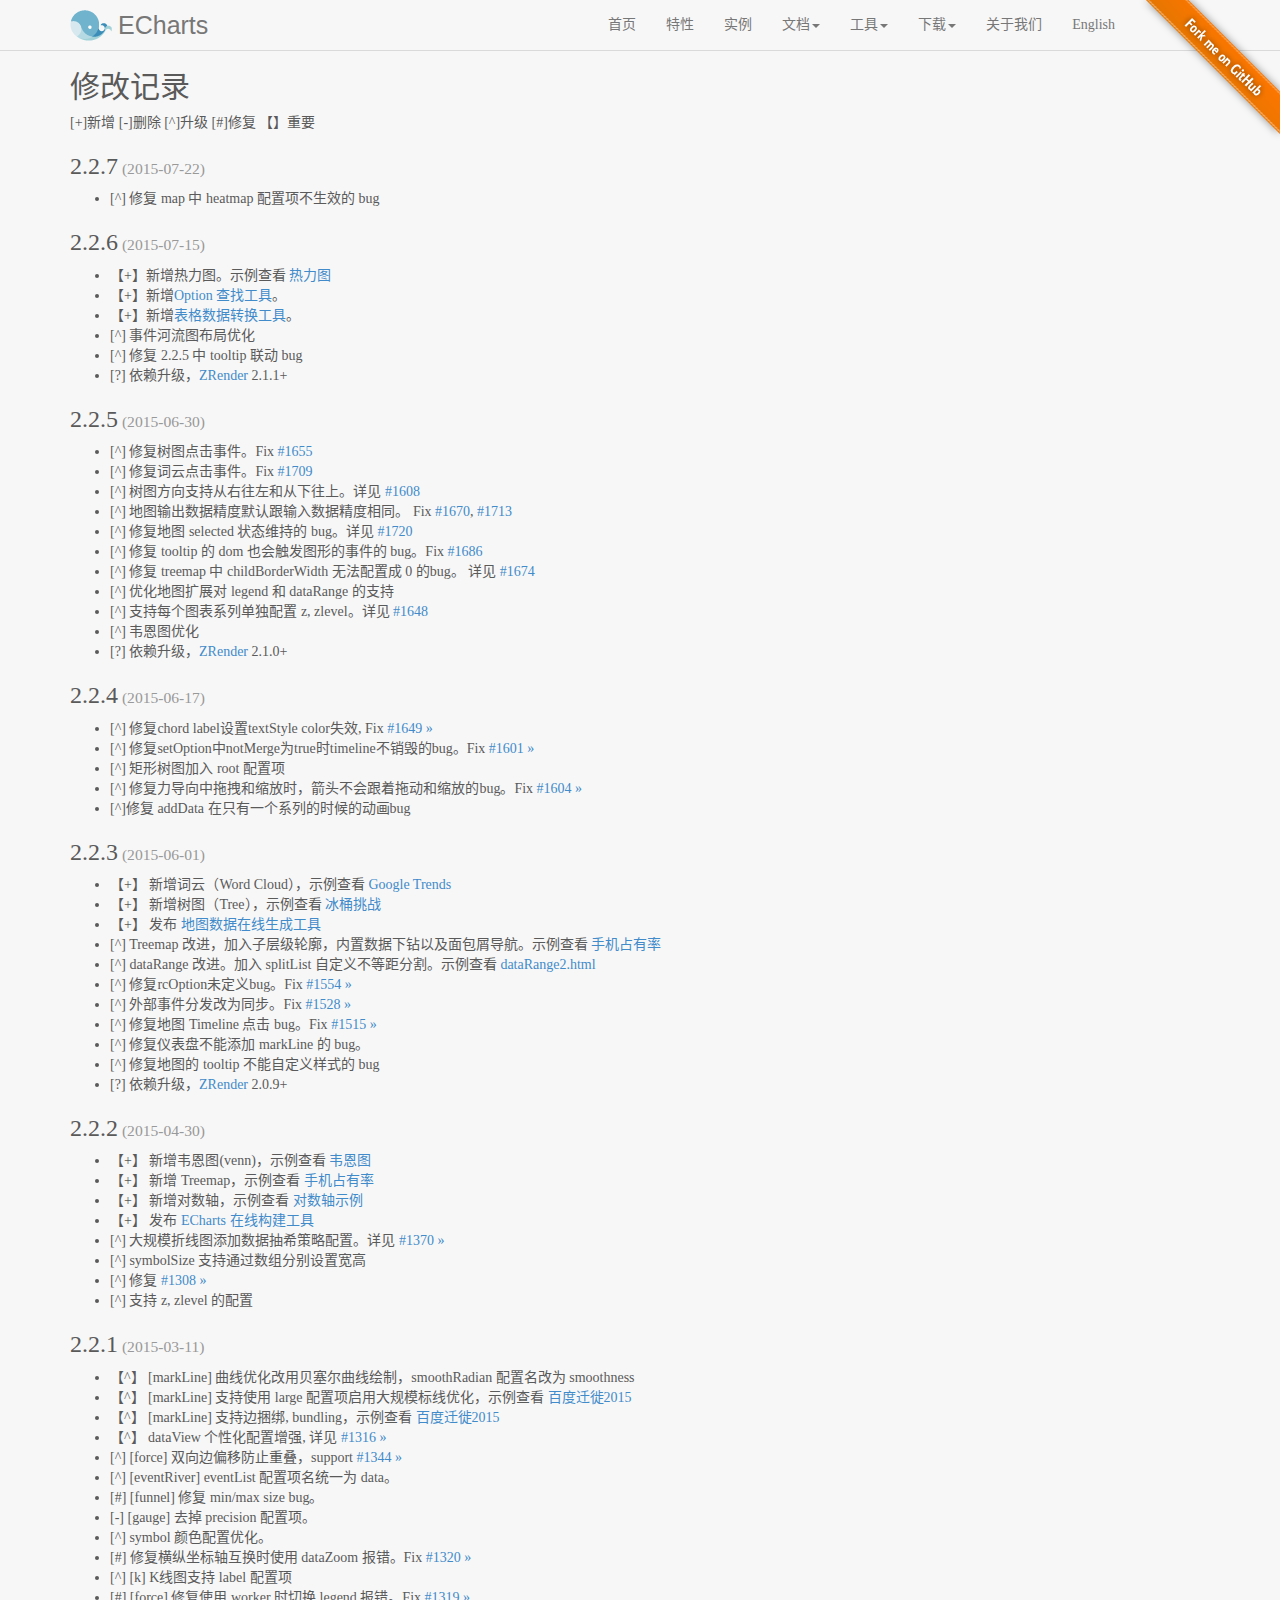
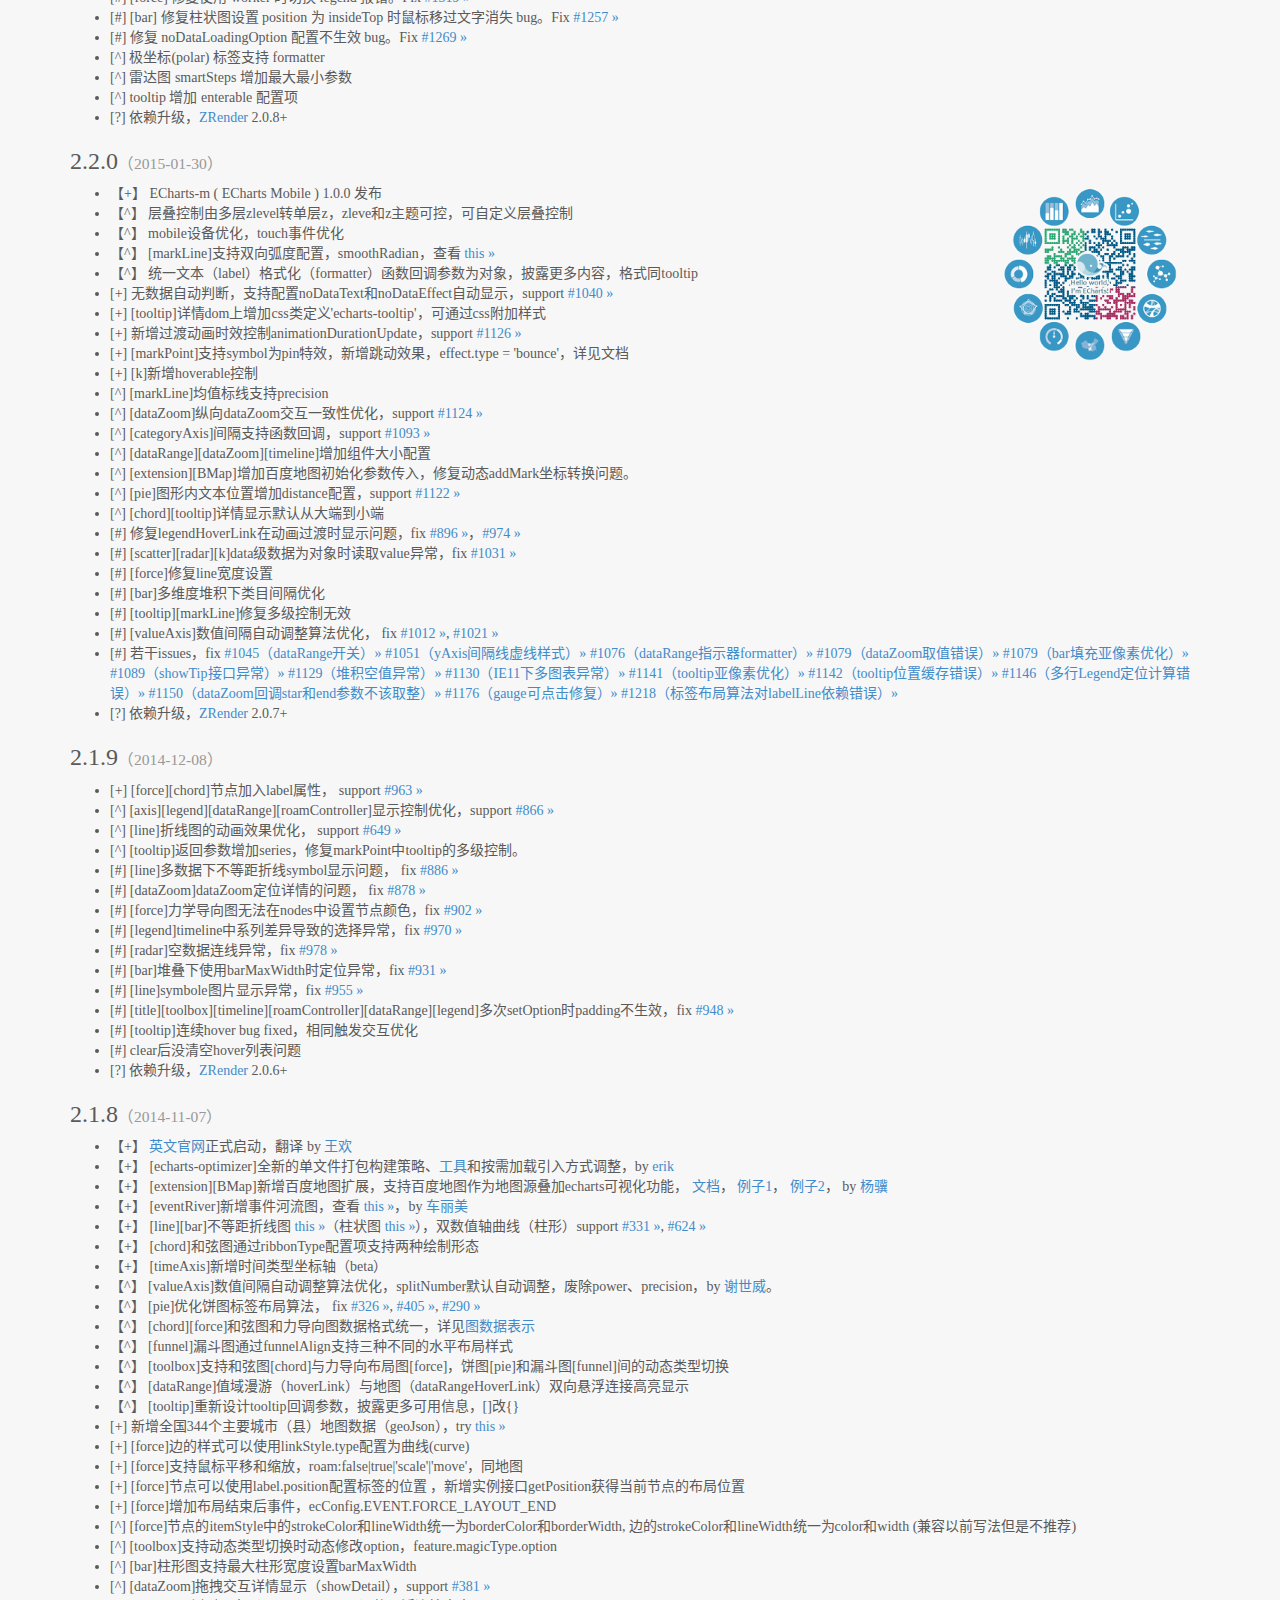
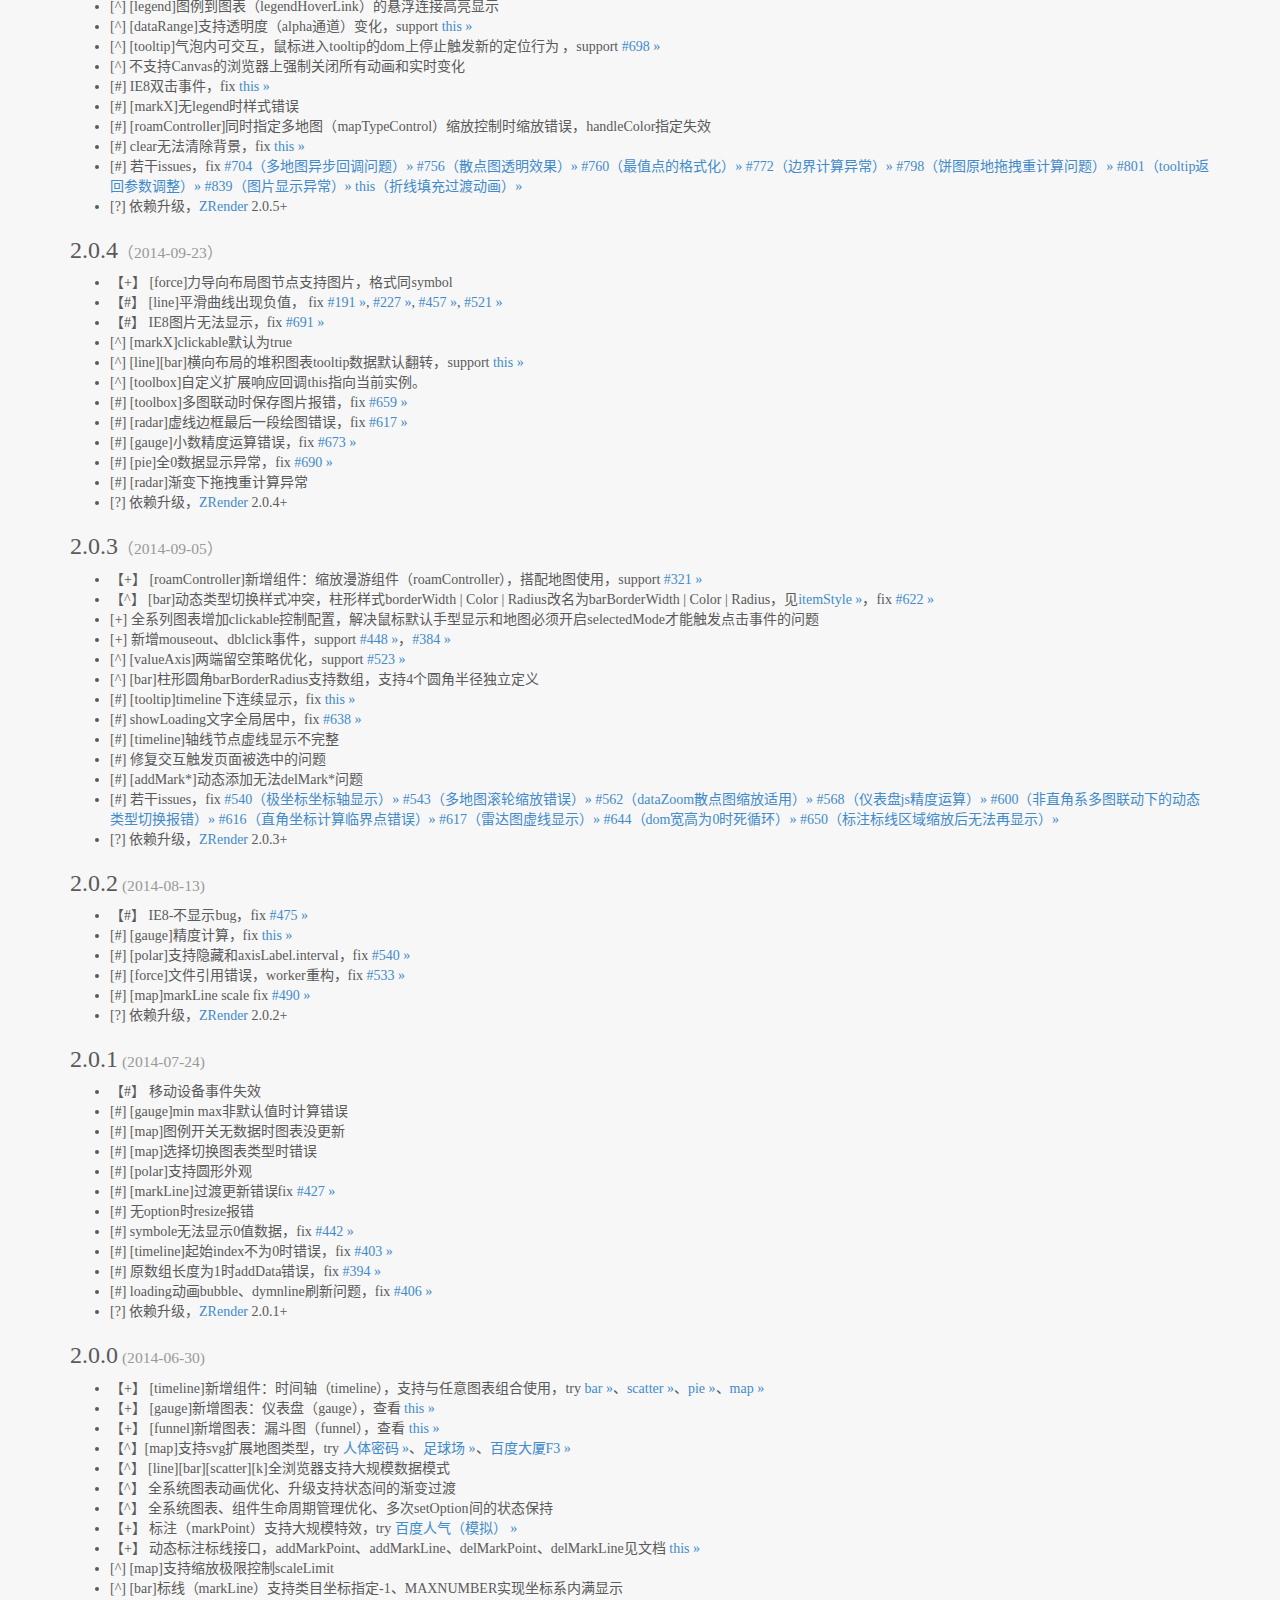
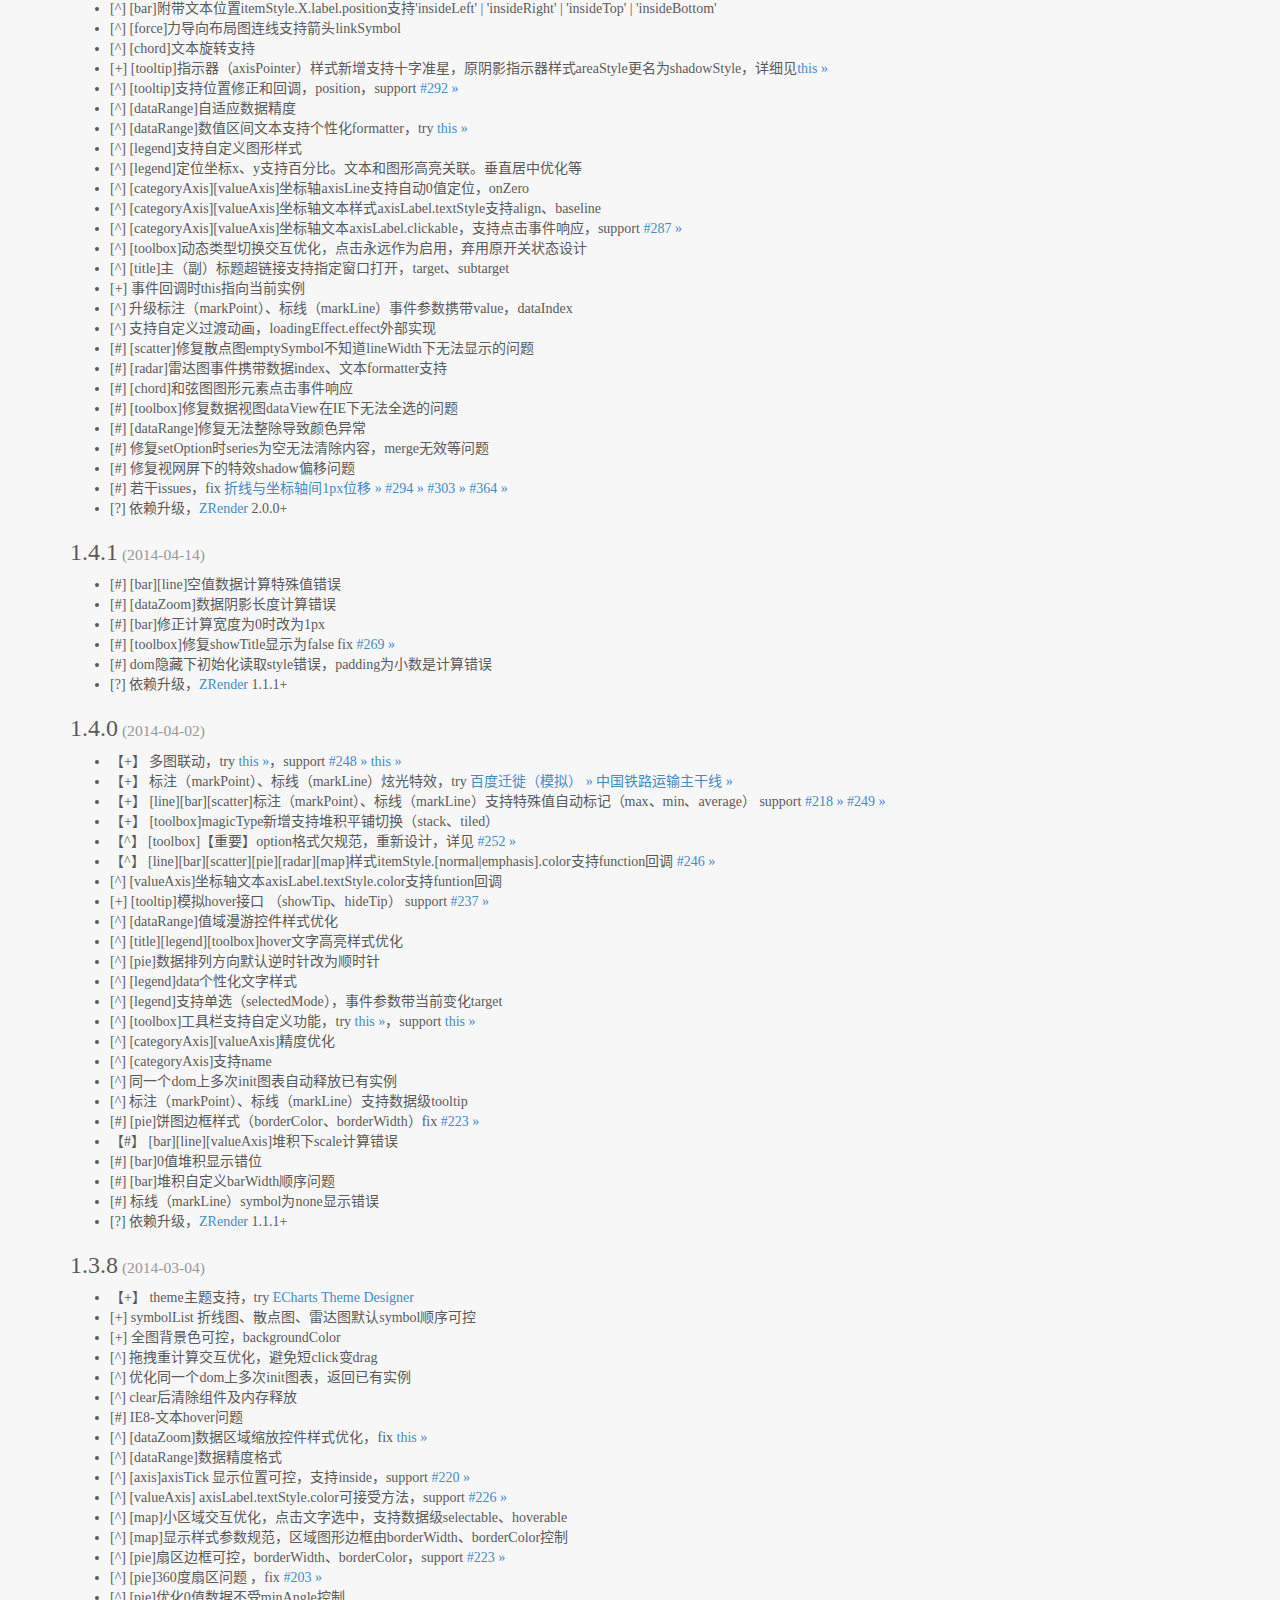
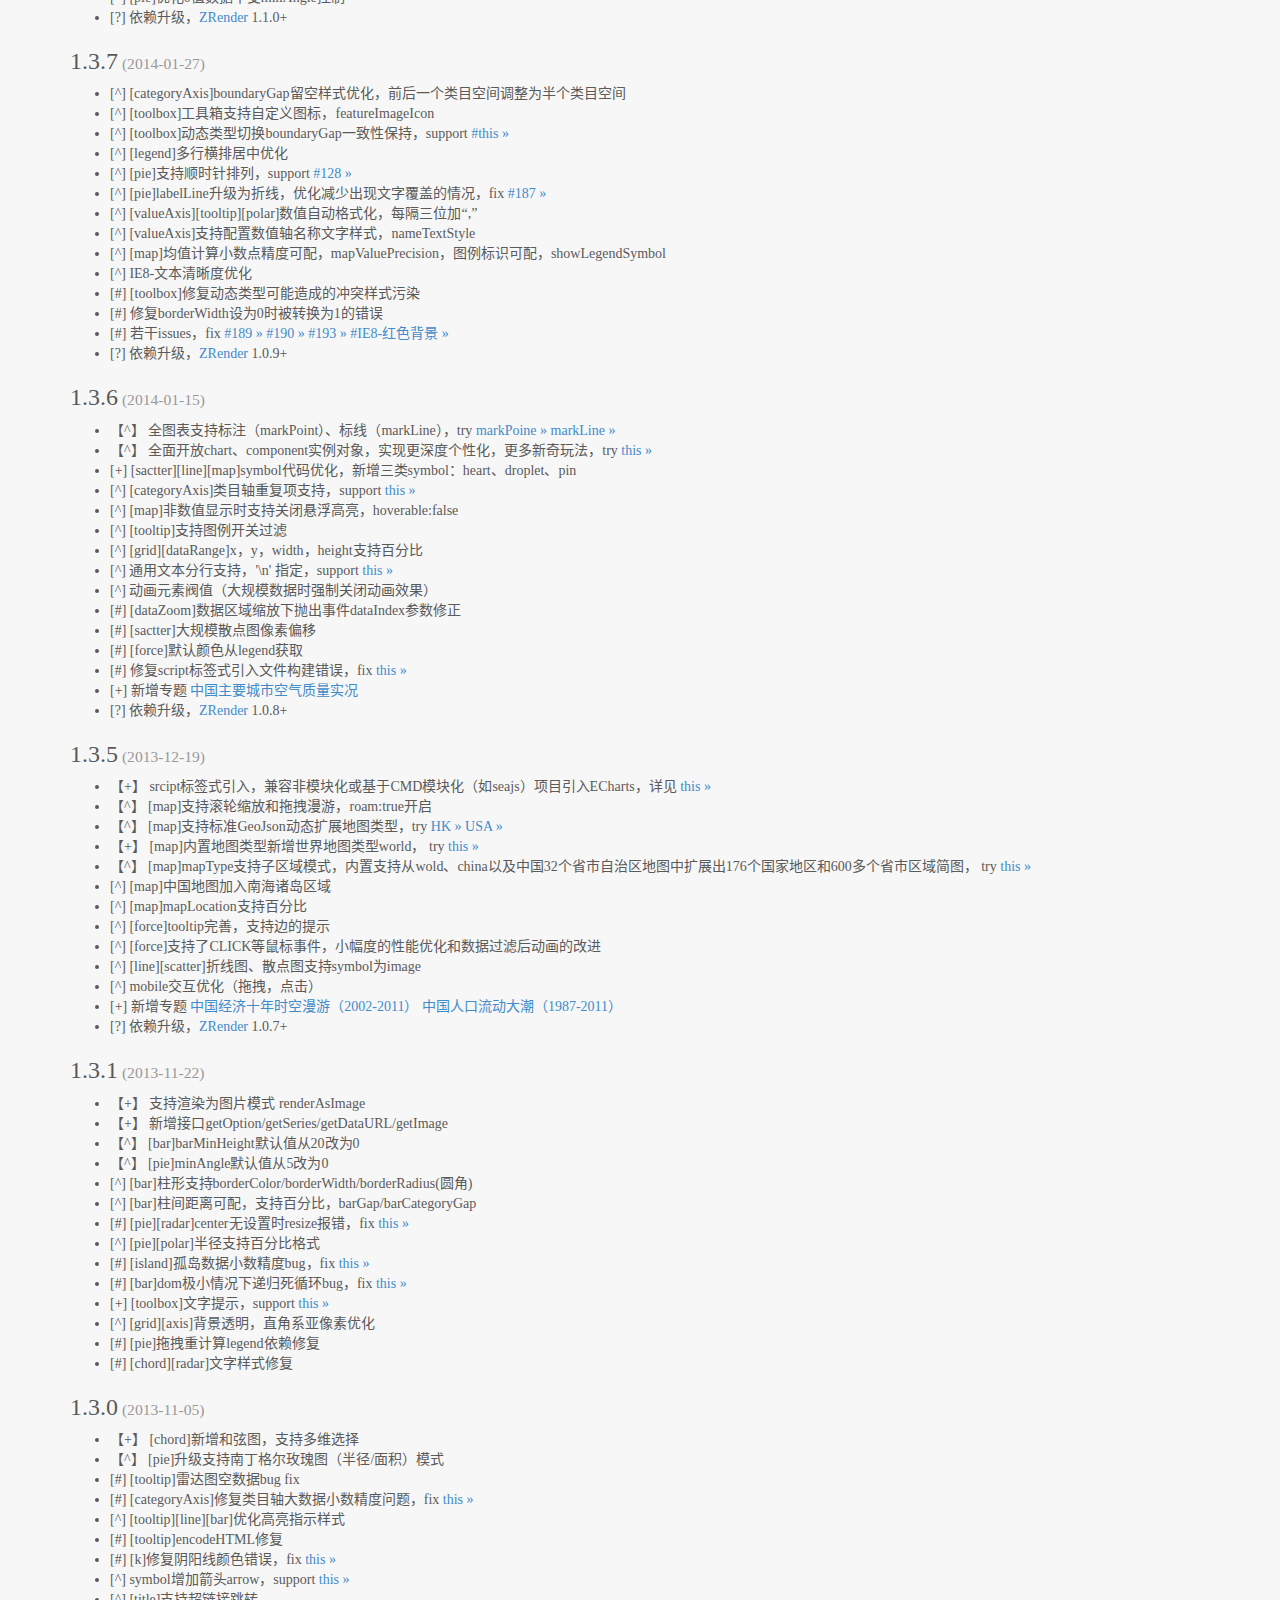
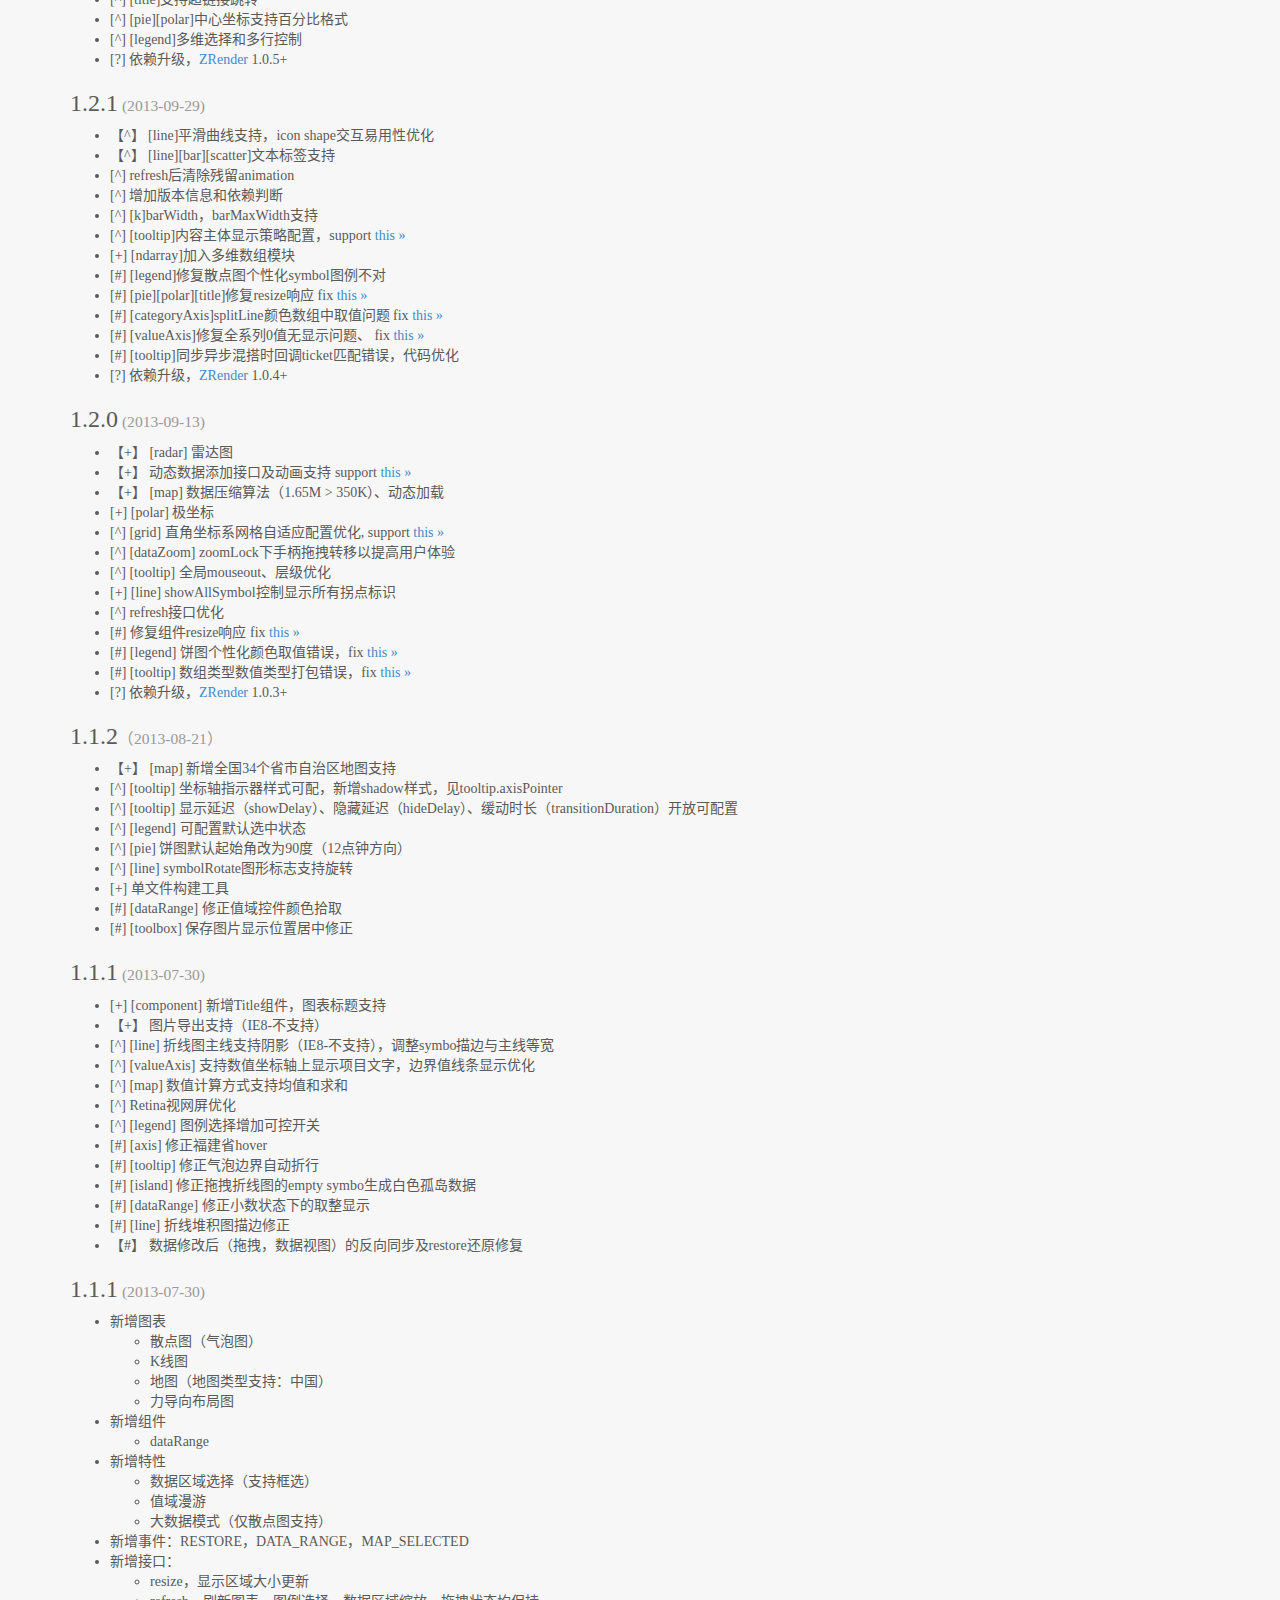
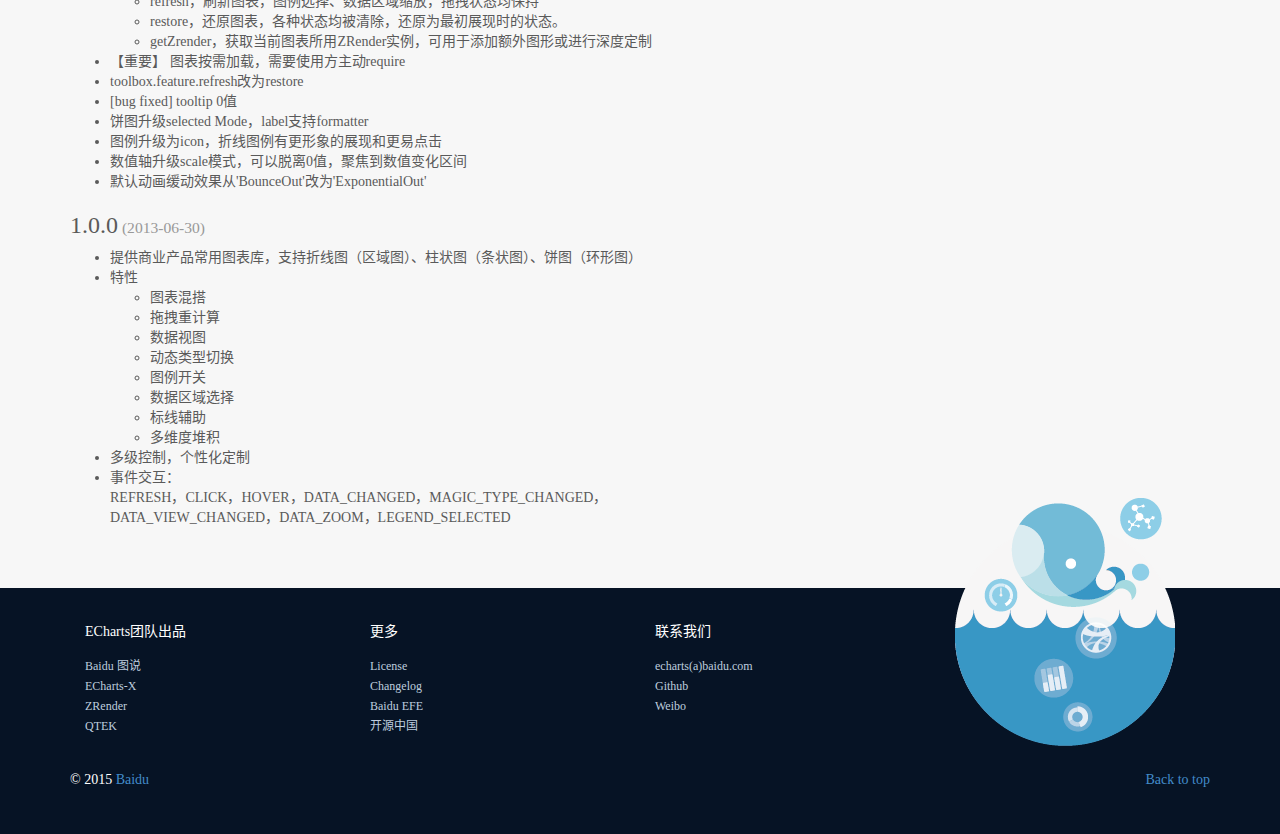
<file: doc/changelog.html>
<!DOCTYPE html>
<html lang="zh-cn">
  <head>
    <meta charset="utf-8">
    <meta http-equiv="X-UA-Compatible" content="IE=edge">
    <meta name="viewport" content="width=device-width, initial-scale=1.0">
    <meta name="description" content="ECharts">
    <meta name="author" content="kener.linfeng@gmail.com">
    <title>ECharts · Changelog</title>

    <link rel="shortcut icon" href="./asset/ico/favicon.png">

    <link href="./asset/css/font-awesome.min.css" rel="stylesheet">
    <link href="./asset/css/bootstrap.css" rel="stylesheet">
    <link href="./asset/css/carousel.css" rel="stylesheet">
    <link href="./asset/css/echartsHome.css" rel="stylesheet">
    <!-- HTML5 shim and Respond.js IE8 support of HTML5 elements and media queries -->
    <!--[if lt IE 9]>
      <script src="https://oss.maxcdn.com/html5shiv/3.7.2/html5shiv.min.js"></script>
      <script src="https://oss.maxcdn.com/respond/1.4.2/respond.min.js"></script>
    <![endif]-->
    <style type="text/css">
        .ddhide {
            height:0;
            overflow:hidden;
        }
        .ddshow {
            height:400px;
            overflow:hidden;
            transition:height 2s;
            -moz-transition:height 2s;
            -webkit-transition:height 2s;
            -o-transition:height 2s;
        }
    </style>
  </head>

  <body>
    <!-- Fixed navbar -->
    <div class="navbar navbar-default navbar-fixed-top" role="navigation" id="head"></div>

    <div class="container">
        <div id="main-wrap" class="ddhide">
            <div id="main" style="height:400px;"></div>
        </div>
        <audio id="audioV3"></audio>
        <h2>修改记录</h2>
        <span>[+]新增 [-]删除 [^]升级 [#]修复 【】重要</span>
        <div class="row-fluid">
            <div>
                <h3>2.2.7<small> (2015-07-22) </small></h3>
                <ul>
                    <li>[^] 修复 map 中 heatmap 配置项不生效的 bug</li>
                </ul>
            </div>
            <div>
                <h3>2.2.6<small> (2015-07-15) </small></h3>
                <ul>
                    <li>【+】新增热力图。示例查看 <a href="./example/heatmap.html">热力图</a></li>
                    <li>【+】新增<a href="http://echarts.baidu.com/doc/option.html">Option 查找工具</a>。</li>
                    <li>【+】新增<a href="http://echarts.baidu.com/doc/spreadsheet.html">表格数据转换工具</a>。</li>
                    <li>[^] 事件河流图布局优化</li>
                    <li>[^] 修复 2.2.5 中 tooltip 联动 bug</li>
                    <li>[?] 依赖升级，<a href="http://ecomfe.github.io/zrender/" target="_blank">ZRender</a> 2.1.1+</li>
                </ul>
            </div>
            <div>
                <h3>2.2.5<small> (2015-06-30) </small></h3>
                <ul>
                    <li>[^] 修复树图点击事件。Fix <a href="https://github.com/ecomfe/echarts/issues/1655">#1655</a></li>
                    <li>[^] 修复词云点击事件。Fix <a href="https://github.com/ecomfe/echarts/issues/1709">#1709</a></li>
                    <li>[^] 树图方向支持从右往左和从下往上。详见 <a href="https://github.com/ecomfe/echarts/issues/1608">#1608</a></li>
                    <li>[^] 地图输出数据精度默认跟输入数据精度相同。 Fix <a href="https://github.com/ecomfe/echarts/issues/1670">#1670</a>, <a href="https://github.com/ecomfe/echarts/issues/1713">#1713</a></li>
                    <li>[^] 修复地图 selected 状态维持的 bug。详见 <a href="https://github.com/ecomfe/echarts/issues/1720">#1720</a></li>
                    <li>[^] 修复 tooltip 的 dom 也会触发图形的事件的 bug。Fix <a href="https://github.com/ecomfe/echarts/issues/1686">#1686</a></li>
                    <li>[^] 修复 treemap 中 childBorderWidth 无法配置成 0 的bug。 详见 <a href="https://github.com/ecomfe/echarts/issues/1674">#1674</a></li>
                    <li>[^] 优化地图扩展对 legend 和 dataRange 的支持</li>
                    <li>[^] 支持每个图表系列单独配置 z, zlevel。详见 <a href="https://github.com/ecomfe/echarts/issues/1648">#1648</a></li>
                    <li>[^] 韦恩图优化</li>
                    <li>[?] 依赖升级，<a href="http://ecomfe.github.io/zrender/" target="_blank">ZRender</a> 2.1.0+</li>
                </ul>
            </div>
            <div>
                <h3>2.2.4<small> (2015-06-17) </small></h3>
                <ul>
                    <li>[^] 修复chord label设置textStyle color失效, Fix <a href="https://github.com/ecomfe/echarts/issues/1649">#1649 »</a></li>
                    <li>[^] 修复setOption中notMerge为true时timeline不销毁的bug。Fix <a href="https://github.com/ecomfe/echarts/issues/1601">#1601 »</a></li>
                    <li>[^] 矩形树图加入 root 配置项</li>
                    <li>[^] 修复力导向中拖拽和缩放时，箭头不会跟着拖动和缩放的bug。Fix <a href="https://github.com/ecomfe/echarts/issues/1604">#1604 »</a></li>
                    <li>[^]修复 addData 在只有一个系列的时候的动画bug</li>
                </ul>
            </div>
            <div>
                <h3>2.2.3<small> (2015-06-01) </small></h3>
                <ul>
                    <li>【+】 新增词云（Word Cloud），示例查看 <a href="./example/wordCloud.html">Google Trends</a></li>
                    <li>【+】 新增树图（Tree），示例查看 <a href="./example/tree2.html">冰桶挑战</a></li>
                    <li>【+】 发布 <a href="http://ecomfe.github.io/echarts-map-tool/">地图数据在线生成工具</a></li>
                    <li>[^] Treemap 改进，加入子层级轮廓，内置数据下钻以及面包屑导航。示例查看 <a href="./example/treemap1.html">手机占有率</a></li>
                    <li>[^] dataRange 改进。加入 splitList 自定义不等距分割。示例查看 <a href="./example/dataRange2.html">dataRange2.html</a></li>
                    <li>[^] 修复rcOption未定义bug。Fix <a href="https://github.com/ecomfe/echarts/issues/1554">#1554 »</a></li>
                    <li>[^] 外部事件分发改为同步。Fix <a href="https://github.com/ecomfe/echarts/issues/1528">#1528 »</a></li>
                    <li>[^] 修复地图 Timeline 点击 bug。Fix <a href="https://github.com/ecomfe/echarts/issues/1515">#1515 »</a></li>
                    <li>[^] 修复仪表盘不能添加 markLine 的 bug。</li>
                    <li>[^] 修复地图的 tooltip 不能自定义样式的 bug</li>
                    <li>[?] 依赖升级，<a href="http://ecomfe.github.io/zrender/" target="_blank">ZRender</a> 2.0.9+</li>
                </ul>
            </div>
            <div>
                <h3>2.2.2<small> (2015-04-30) </small></h3>
                <ul>
                    <li>【+】 新增韦恩图(venn)，示例查看 <a href="./example/venn.html">韦恩图</a></li>
                    <li>【+】 新增 Treemap，示例查看 <a href="./example/treemap.html">手机占有率</a></li>
                    <li>【+】 新增对数轴，示例查看 <a href="./example/line9.html">对数轴示例</a></li>
                    <li>【+】 发布 <a href="http://ecomfe.github.io/echarts-builder-web/">ECharts 在线构建工具</a></li>
                    <li>[^] 大规模折线图添加数据抽希策略配置。详见 <a href="https://github.com/ecomfe/echarts/issues/1370">#1370 »</a></li>
                    <li>[^] symbolSize 支持通过数组分别设置宽高</li>
                    <li>[^] 修复 <a href="https://github.com/ecomfe/echarts/issues/1308">#1308 »</a></li>
                    <li>[^] 支持 z, zlevel 的配置</li>
                </ul>
            </div>
            <div>
                <h3>2.2.1<small> (2015-03-11) </small></h3>
                <ul>
                    <li>【^】 [markLine] 曲线优化改用贝塞尔曲线绘制，smoothRadian 配置名改为 smoothness </li>
                    <li>【^】 [markLine] 支持使用 large 配置项启用大规模标线优化，示例查看 <a href="./example/map22.html">百度迁徙2015</a></li>
                    <li>【^】 [markLine] 支持边捆绑, bundling，示例查看 <a href="./example/map22.html">百度迁徙2015</a></li>
                    <li>【^】 dataView 个性化配置增强, 详见 <a href="https://github.com/ecomfe/echarts/issues/1316">#1316 »</a></li>
                    <li>[^] [force] 双向边偏移防止重叠，support <a href="https://github.com/ecomfe/echarts/issues/1344">#1344 »</a></li>
                    <li>[^] [eventRiver] eventList 配置项名统一为 data。 </li>
                    <li>[#] [funnel] 修复 min/max size bug。</li>
                    <li>[-] [gauge] 去掉 precision 配置项。</li>
                    <li>[^] symbol 颜色配置优化。</li>
                    <li>[#] 修复横纵坐标轴互换时使用 dataZoom 报错。Fix <a href="https://github.com/ecomfe/echarts/issues/1320">#1320 »</a></li>
                    <li>[^] [k] K线图支持 label 配置项</li>
                    <li>[#] [force] 修复使用 worker 时切换 legend 报错。Fix <a href="https://github.com/ecomfe/echarts/issues/1319">#1319 »</a></li>
                    <li>[#] [bar] 修复柱状图设置 position 为 insideTop 时鼠标移过文字消失 bug。Fix <a href="https://github.com/ecomfe/echarts/issues/1257">#1257 »</a></li>
                    <li>[#] 修复 noDataLoadingOption 配置不生效 bug。Fix <a href="https://github.com/ecomfe/echarts/issues/1269">#1269 »</a></li>
                    <li>[^] 极坐标(polar) 标签支持 formatter</li>
                    <li>[^] 雷达图 smartSteps 增加最大最小参数 </li>
                    <li>[^] tooltip 增加 enterable 配置项</li>
                    <li>[?] 依赖升级，<a href="http://ecomfe.github.io/zrender/" target="_blank">ZRender</a> 2.0.8+</li>
                </ul>
            </div>
            <div>
                <h3>2.2.0<small>（2015-01-30）</small></h3>
                <img src="./asset/img/why-echarts-m-cn.png"  alt="Why Echarts?" style="float:right;width:180px;margin-right:30px;"/>
                <ul>
                    <li>【+】 ECharts-m ( ECharts Mobile ) 1.0.0 发布</li>
                    <li>【^】 层叠控制由多层zlevel转单层z，zleve和z主题可控，可自定义层叠控制</li>
                    <li>【^】 mobile设备优化，touch事件优化</li>
                    <li>【^】 [markLine]支持双向弧度配置，smoothRadian，查看 <a href="./example/map21.html" target="_blank">this »</a></li>
                    <li>【^】 统一文本（label）格式化（formatter）函数回调参数为对象，披露更多内容，格式同tooltip</li>
                    <li>[+] 无数据自动判断，支持配置noDataText和noDataEffect自动显示，support <a href="https://github.com/ecomfe/echarts/issues/1040" target="_blank">#1040 »</a></li>
                    <li>[+] [tooltip]详情dom上增加css类定义'echarts-tooltip'，可通过css附加样式</li>
                    <li>[+] 新增过渡动画时效控制animationDurationUpdate，support <a href="https://github.com/ecomfe/echarts/issues/1126" target="_blank">#1126 »</a></li>
                    <li>[+] [markPoint]支持symbol为pin特效，新增跳动效果，effect.type = 'bounce'，详见文档</li>
                    <li>[+] [k]新增hoverable控制</li>
                    <li>[^] [markLine]均值标线支持precision</li>
                    <li>[^] [dataZoom]纵向dataZoom交互一致性优化，support <a href="https://github.com/ecomfe/echarts/issues/1124" target="_blank">#1124 »</a></li>
                    <li>[^] [categoryAxis]间隔支持函数回调，support <a href="https://github.com/ecomfe/echarts/issues/1093" target="_blank">#1093 »</a></li>
                    <li>[^] [dataRange][dataZoom][timeline]增加组件大小配置</li>
                    <li>[^] [extension][BMap]增加百度地图初始化参数传入，修复动态addMark坐标转换问题。</li>
                    <li>[^] [pie]图形内文本位置增加distance配置，support <a href="https://github.com/ecomfe/echarts/issues/1122" target="_blank">#1122 »</a></li>
                    <li>[^] [chord][tooltip]详情显示默认从大端到小端</li>
                    <li>[#] 修复legendHoverLink在动画过渡时显示问题，fix <a href="https://github.com/ecomfe/echarts/issues/896" target="_blank">#896 »</a>，<a href="https://github.com/ecomfe/echarts/issues/974" target="_blank">#974 »</a></li>
                    <li>[#] [scatter][radar][k]data级数据为对象时读取value异常，fix <a href="https://github.com/ecomfe/echarts/issues/1031" target="_blank">#1031 »</a></li>
                    <li>[#] [force]修复line宽度设置</li>
                    <li>[#] [bar]多维度堆积下类目间隔优化</li>
                    <li>[#] [tooltip][markLine]修复多级控制无效</li>
                    <li>[#] [valueAxis]数值间隔自动调整算法优化，
                        fix <a href="https://github.com/ecomfe/echarts/issues/1012" target="_blank">#1012 »</a>,
                        <a href="https://github.com/ecomfe/echarts/issues/1021" target="_blank">#1021 »</a>
                    </li>
                    <li>[#] 若干issues，fix
                        <a href="https://github.com/ecomfe/echarts/issues/1045" target="_blank">#1045（dataRange开关）»</a>
                        <a href="https://github.com/ecomfe/echarts/issues/1051" target="_blank">#1051（yAxis间隔线虚线样式）»</a>
                        <a href="https://github.com/ecomfe/echarts/issues/1076" target="_blank">#1076（dataRange指示器formatter）»</a>
                        <a href="https://github.com/ecomfe/echarts/issues/1078" target="_blank">#1079（dataZoom取值错误）»</a>
                        <a href="https://github.com/ecomfe/echarts/issues/1079" target="_blank">#1079（bar填充亚像素优化）»</a>
                        <a href="https://github.com/ecomfe/echarts/issues/1089" target="_blank">#1089（showTip接口异常）»</a>
                        <a href="https://github.com/ecomfe/echarts/issues/1129" target="_blank">#1129（堆积空值异常）»</a>
                        <a href="https://github.com/ecomfe/echarts/issues/1130" target="_blank">#1130（IE11下多图表异常）»</a>
                        <a href="https://github.com/ecomfe/echarts/issues/1141" target="_blank">#1141（tooltip亚像素优化）»</a>
                        <a href="https://github.com/ecomfe/echarts/issues/1142" target="_blank">#1142（tooltip位置缓存错误）»</a>
                        <a href="https://github.com/ecomfe/echarts/issues/1146" target="_blank">#1146（多行Legend定位计算错误）»</a>
                        <a href="https://github.com/ecomfe/echarts/issues/1150" target="_blank">#1150（dataZoom回调star和end参数不该取整）»</a>
                        <a href="https://github.com/ecomfe/echarts/issues/1176" target="_blank">#1176（gauge可点击修复）»</a>
                        <a href="https://github.com/ecomfe/echarts/issues/1218" target="_blank">#1218（标签布局算法对labelLine依赖错误）»</a>
                    </li>
                    <li>[?] 依赖升级，<a href="http://ecomfe.github.io/zrender/" target="_blank">ZRender</a> 2.0.7+</li>
                </ul>
            </div>

            <div>
                <h3>2.1.9<small>（2014-12-08）</small></h3>
                <ul>
                    <li>[+] [force][chord]节点加入label属性， support <a href="https://github.com/ecomfe/echarts/issues/963" target="_blank">#963 »</a></li>
                    <li>[^] [axis][legend][dataRange][roamController]显示控制优化，support <a href="https://github.com/ecomfe/echarts/issues/866" target="_blank">#866 »</a></li>
                    <li>[^] [line]折线图的动画效果优化， support <a href="https://github.com/ecomfe/echarts/issues/649" target="_blank">#649 »</a></li>
                    <li>[^] [tooltip]返回参数增加series，修复markPoint中tooltip的多级控制。</li>
                    <li>[#] [line]多数据下不等距折线symbol显示问题， fix <a href="https://github.com/ecomfe/echarts/issues/886" target="_blank">#886 »</a></li>
                    <li>[#] [dataZoom]dataZoom定位详情的问题， fix <a href="https://github.com/ecomfe/echarts/issues/878" target="_blank">#878 »</a></li>
                    <li>[#] [force]力学导向图无法在nodes中设置节点颜色，fix <a href="https://github.com/ecomfe/echarts/issues/902" target="_blank">#902 »</a></li>
                    <li>[#] [legend]timeline中系列差异导致的选择异常，fix <a href="https://github.com/ecomfe/echarts/issues/970" target="_blank">#970 »</a></li>
                    <li>[#] [radar]空数据连线异常，fix <a href="https://github.com/ecomfe/echarts/issues/978" target="_blank">#978 »</a></li>
                    <li>[#] [bar]堆叠下使用barMaxWidth时定位异常，fix <a href="https://github.com/ecomfe/echarts/issues/931" target="_blank">#931 »</a></li>
                    <li>[#] [line]symbole图片显示异常，fix <a href="https://github.com/ecomfe/echarts/issues/955" target="_blank">#955 »</a></li>
                    <li>[#] [title][toolbox][timeline][roamController][dataRange][legend]多次setOption时padding不生效，fix <a href="https://github.com/ecomfe/echarts/issues/948" target="_blank">#948 »</a></li>
                    <li>[#] [tooltip]连续hover bug fixed，相同触发交互优化</li>
                    <li>[#] clear后没清空hover列表问题</li>
                    <li>[?] 依赖升级，<a href="http://ecomfe.github.io/zrender/" target="_blank">ZRender</a> 2.0.6+</li>
                </ul>
            </div>

            <div>
                <h3>2.1.8<small>（2014-11-07）</small></h3>
                <ul>
                    <li>【+】 <a href="../index-en.html">英文官网</a>正式启动，翻译 by <a href="http://weibo.com/u/1796972522" target="_blank">王欢</a></li>
                    <li>【+】 [echarts-optimizer]全新的单文件打包构建策略、<a href="https://github.com/ecomfe/echarts-optimizer" target="_blank">工具</a>和按需加载引入方式调整，by <a href="http://weibo.com/errorrik" target="_blank">erik</a></li>
                    <li>【+】 [extension][BMap]新增百度地图扩展，支持百度地图作为地图源叠加echarts可视化功能，
                        <a href="../extension/BMap/doc/doc.html" target="_blank">文档</a>，
                        <a href="../extension/BMap/doc/BMap.html" target="_blank">例子1</a>，
                        <a href="../extension/BMap/doc/example.html" target="_blank">例子2</a>，
                        by <a href="http://weibo.com/wind108369" target="_blank">杨骥</a>
                    </li>
                    <li>【+】 [eventRiver]新增事件河流图，查看 <a href="./example.html#eventRiver" target="_blank">this »</a>，by <a href="http://weibo.com/u/2076050925" target="_blank">车丽美</a></li>
                    <li>【+】 [line][bar]不等距折线图
                        <a href="./example/line7.html" target="_blank">this »</a>（柱状图
                        <a href="./example/bar13.html" target="_blank">this »</a>），双数值轴曲线（柱形）support
                        <a href="https://github.com/ecomfe/echarts/issues/331" target="_blank">#331 »</a>,
                        <a href="https://github.com/ecomfe/echarts/issues/624" target="_blank">#624 »</a>
                    </li>
                    <li>【+】 [chord]和弦图通过ribbonType配置项支持两种绘制形态</li>
                    <li>【+】 [timeAxis]新增时间类型坐标轴（beta）</li>
                    <li>【^】 [valueAxis]数值间隔自动调整算法优化，splitNumber默认自动调整，废除power、precision，by <a href="https://github.com/i6ma" target="_blank">谢世威</a>。</li>
                    <li>【^】 [pie]优化饼图标签布局算法， fix
                        <a href="https://github.com/ecomfe/echarts/issues/326" target="_blank">#326 »</a>,
                        <a href="https://github.com/ecomfe/echarts/issues/405" target="_blank">#405 »</a>,
                        <a href="https://github.com/ecomfe/echarts/issues/290" target="_blank">#290 »</a>
                    </li>
                    <li>【^】 [chord][force]和弦图和力导向图数据格式统一，详见<a href="./doc.html#图数据表示" target="_blank">图数据表示</a></li>
                    <li>【^】 [funnel]漏斗图通过funnelAlign支持三种不同的水平布局样式</li>
                    <li>【^】 [toolbox]支持和弦图[chord]与力导向布局图[force]，饼图[pie]和漏斗图[funnel]间的动态类型切换</li>
                    <li>【^】 [dataRange]值域漫游（hoverLink）与地图（dataRangeHoverLink）双向悬浮连接高亮显示</li>
                    <li>【^】 [tooltip]重新设计tooltip回调参数，披露更多可用信息，[]改{}</li>
                    <li>[+] 新增全国344个主要城市（县）地图数据（geoJson），try <a href="./example/map20.html" target="_blank">this »</a></li>
                    <li>[+] [force]边的样式可以使用linkStyle.type配置为曲线(curve) </li>
                    <li>[+] [force]支持鼠标平移和缩放，roam:false|true|'scale'|'move'，同地图 </li>
                    <li>[+] [force]节点可以使用label.position配置标签的位置 ，新增实例接口getPosition获得当前节点的布局位置</li>
                    <li>[+] [force]增加布局结束后事件，ecConfig.EVENT.FORCE_LAYOUT_END</li>
                    <li>[^] [force]节点的itemStyle中的strokeColor和lineWidth统一为borderColor和borderWidth, 边的strokeColor和lineWidth统一为color和width (兼容以前写法但是不推荐) </li>
                    <li>[^] [toolbox]支持动态类型切换时动态修改option，feature.magicType.option</li>
                    <li>[^] [bar]柱形图支持最大柱形宽度设置barMaxWidth</li>
                    <li>[^] [dataZoom]拖拽交互详情显示（showDetail），support <a href="https://github.com/ecomfe/echarts/issues/381" target="_blank">#381 »</a></li>
                    <li>[^] [legend]图例到图表（legendHoverLink）的悬浮连接高亮显示</li>
                    <li>[^] [dataRange]支持透明度（alpha通道）变化，support <a href="http://www.oschina.net/question/2241318_175315" target="_blank">this »</a></li>
                    <li>[^] [tooltip]气泡内可交互，鼠标进入tooltip的dom上停止触发新的定位行为 ，support <a href="https://github.com/ecomfe/echarts/issues/698" target="_blank">#698 »</a></li>
                    <li>[^] 不支持Canvas的浏览器上强制关闭所有动画和实时变化</li>
                    <li>[#] IE8双击事件，fix <a href="http://www.oschina.net/question/699139_173111" target="_blank">this »</a></li>
                    <li>[#] [markX]无legend时样式错误</li>
                    <li>[#] [roamController]同时指定多地图（mapTypeControl）缩放控制时缩放错误，handleColor指定失效</li>
                    <li>[#] clear无法清除背景，fix <a href="http://www.oschina.net/question/2005941_178466" target="_blank">this »</a></li>
                    <li>[#] 若干issues，fix
                        <a href="https://github.com/ecomfe/echarts/issues/704" target="_blank">#704（多地图异步回调问题）»</a>
                        <a href="https://github.com/ecomfe/echarts/issues/756" target="_blank">#756（散点图透明效果）»</a>
                        <a href="https://github.com/ecomfe/echarts/issues/760" target="_blank">#760（最值点的格式化）»</a>
                        <a href="https://github.com/ecomfe/echarts/issues/772" target="_blank">#772（边界计算异常）»</a>
                        <a href="https://github.com/ecomfe/echarts/issues/798" target="_blank">#798（饼图原地拖拽重计算问题）»</a>
                        <a href="https://github.com/ecomfe/echarts/issues/801" target="_blank">#801（tooltip返回参数调整）»</a>
                        <a href="https://github.com/ecomfe/echarts/issues/839" target="_blank">#839（图片显示异常）»</a>
                        <a href="http://www.oschina.net/question/2003065_173244" target="_blank">this（折线填充过渡动画）»</a>
                    </li>
                    <li>[?] 依赖升级，<a href="http://ecomfe.github.io/zrender/" target="_blank">ZRender</a> 2.0.5+</li>
                </ul>
            </div>

            <div>
                <h3>2.0.4<small>（2014-09-23）</small></h3>
                <ul>
                    <li>【+】 [force]力导向布局图节点支持图片，格式同symbol</li>
                    <li>【#】 [line]平滑曲线出现负值， fix
                        <a href="https://github.com/ecomfe/echarts/issues/191" target="_blank">#191 »</a>,
                        <a href="https://github.com/ecomfe/echarts/issues/227" target="_blank">#227 »</a>,
                        <a href="https://github.com/ecomfe/echarts/issues/457" target="_blank">#457 »</a>,
                        <a href="https://github.com/ecomfe/echarts/issues/521" target="_blank">#521 »</a>
                    </li>
                    <li>【#】 IE8图片无法显示，fix <a href="https://github.com/ecomfe/echarts/issues/691" target="_blank">#691 »</a></li>
                    <li>[^] [markX]clickable默认为true</li>
                    <li>[^] [line][bar]横向布局的堆积图表tooltip数据默认翻转，support <a href="http://www.oschina.net/question/2243452_172885" target="_blank">this »</a></li>
                    <li>[^] [toolbox]自定义扩展响应回调this指向当前实例。</li>
                    <li>[#] [toolbox]多图联动时保存图片报错，fix <a href="https://github.com/ecomfe/echarts/issues/659" target="_blank">#659 »</a></li>
                    <li>[#] [radar]虚线边框最后一段绘图错误，fix <a href="https://github.com/ecomfe/echarts/issues/617" target="_blank">#617 »</a></li>
                    <li>[#] [gauge]小数精度运算错误，fix <a href="https://github.com/ecomfe/echarts/issues/673" target="_blank">#673 »</a></li>
                    <li>[#] [pie]全0数据显示异常，fix <a href="https://github.com/ecomfe/echarts/issues/690" target="_blank">#690 »</a></li>
                    <li>[#] [radar]渐变下拖拽重计算异常</li>
                    <li>[?] 依赖升级，<a href="http://ecomfe.github.io/zrender/" target="_blank">ZRender</a> 2.0.4+</li>
                </ul>
            </div>

            <div>
                <h3>2.0.3<small>（2014-09-05）</small></h3>
                <ul>
                    <li>【+】 [roamController]新增组件：缩放漫游组件（roamController），搭配地图使用，support <a href="https://github.com/ecomfe/echarts/issues/321" target="_blank">#321 »</a></li>
                    <li>【^】 [bar]动态类型切换样式冲突，柱形样式borderWidth | Color | Radius改名为barBorderWidth | Color | Radius，见<a href="./doc.html#ItemStyle " target="_blank">itemStyle »</a>，fix <a href="https://github.com/ecomfe/echarts/issues/622" target="_blank">#622 »</a></li>
                    <li>[+] 全系列图表增加clickable控制配置，解决鼠标默认手型显示和地图必须开启selectedMode才能触发点击事件的问题</li>
                    <li>[+] 新增mouseout、dblclick事件，support <a href="https://github.com/ecomfe/echarts/issues/448" target="_blank">#448 »</a>，<a href="https://github.com/ecomfe/echarts/issues/384" target="_blank">#384 »</a></li>
                    <li>[^] [valueAxis]两端留空策略优化，support <a href="https://github.com/ecomfe/echarts/issues/523" target="_blank">#523 »</a></li>
                    <li>[^] [bar]柱形圆角barBorderRadius支持数组，支持4个圆角半径独立定义</li>
                    <li>[#] [tooltip]timeline下连续显示，fix <a href="http://www.oschina.net/question/1991188_167046" target="_blank">this »</a></li>
                    <li>[#] showLoading文字全局居中，fix <a href="https://github.com/ecomfe/echarts/issues/638" target="_blank">#638 »</a></li>
                    <li>[#] [timeline]轴线节点虚线显示不完整</li>
                    <li>[#] 修复交互触发页面被选中的问题</li>
                    <li>[#] [addMark*]动态添加无法delMark*问题</li>
                    <li>[#] 若干issues，fix
                        <a href="https://github.com/ecomfe/echarts/issues/540" target="_blank">#540（极坐标坐标轴显示）»</a>
                        <a href="https://github.com/ecomfe/echarts/issues/543" target="_blank">#543（多地图滚轮缩放错误）»</a>
                        <a href="https://github.com/ecomfe/echarts/issues/562" target="_blank">#562（dataZoom散点图缩放适用）»</a>
                        <a href="https://github.com/ecomfe/echarts/issues/568" target="_blank">#568（仪表盘js精度运算）»</a>
                        <a href="https://github.com/ecomfe/echarts/issues/600" target="_blank">#600（非直角系多图联动下的动态类型切换报错）»</a>
                        <a href="https://github.com/ecomfe/echarts/issues/616" target="_blank">#616（直角坐标计算临界点错误）»</a>
                        <a href="https://github.com/ecomfe/echarts/issues/617" target="_blank">#617（雷达图虚线显示）»</a>
                        <a href="https://github.com/ecomfe/echarts/issues/644" target="_blank">#644（dom宽高为0时死循环）»</a>
                        <a href="https://github.com/ecomfe/echarts/issues/650" target="_blank">#650（标注标线区域缩放后无法再显示）»</a>
                    </li>
                    <li>[?] 依赖升级，<a href="http://ecomfe.github.io/zrender/" target="_blank">ZRender</a> 2.0.3+</li>
                </ul>
            </div>

            <div>
                <h3>2.0.2<small> (2014-08-13)</small></h3>
                <ul>
                    <li>【#】 IE8-不显示bug，fix <a href="https://github.com/ecomfe/echarts/issues/475" target="_blank">#475 »</a></li>
                    <li>[#] [gauge]精度计算，fix <a href="http://www.oschina.net/question/1410502_164606" target="_blank">this »</a></li>
                    <li>[#] [polar]支持隐藏和axisLabel.interval，fix <a href="https://github.com/ecomfe/echarts/issues/540" target="_blank">#540 »</a></li>
                    <li>[#] [force]文件引用错误，worker重构，fix <a href="https://github.com/ecomfe/echarts/issues/533" target="_blank">#533 »</a></li>
                    <li>[#] [map]markLine scale fix <a href="https://github.com/ecomfe/echarts/issues/490" target="_blank">#490 »</a></li>
                    <li>[?] 依赖升级，<a href="http://ecomfe.github.io/zrender/" target="_blank">ZRender</a> 2.0.2+</li>
                </ul>
            </div>

            <div>
                <h3>2.0.1<small> (2014-07-24)</small></h3>
                <ul>
                    <li>【#】 移动设备事件失效</li>
                    <li>[#] [gauge]min max非默认值时计算错误</li>
                    <li>[#] [map]图例开关无数据时图表没更新</li>
                    <li>[#] [map]选择切换图表类型时错误</li>
                    <li>[#] [polar]支持圆形外观</li>
                    <li>[#] [markLine]过渡更新错误fix <a href="https://github.com/ecomfe/echarts/issues/427" target="_blank">#427 »</a></li>
                    <li>[#] 无option时resize报错</li>
                    <li>[#] symbole无法显示0值数据，fix <a href="https://github.com/ecomfe/echarts/issues/442" target="_blank">#442 »</a></li>
                    <li>[#] [timeline]起始index不为0时错误，fix <a href="https://github.com/ecomfe/echarts/issues/403" target="_blank">#403 »</a></li>
                    <li>[#] 原数组长度为1时addData错误，fix <a href="https://github.com/ecomfe/echarts/issues/394" target="_blank">#394 »</a></li>
                    <li>[#] loading动画bubble、dymnline刷新问题，fix <a href="https://github.com/ecomfe/echarts/issues/406" target="_blank">#406 »</a></li>
                    <li>[?] 依赖升级，<a href="http://ecomfe.github.io/zrender/" target="_blank">ZRender</a> 2.0.1+</li>
                </ul>
            </div>

            <div>
                <h3>2.0.0<small> (2014-06-30)</small></h3>
                <ul>
                    <li>【+】 [timeline]新增组件：时间轴（timeline），支持与任意图表组合使用，try <a href="./example/bar11.html" target="_blank">bar »</a>、<a href="./example/scatter4.html" target="_blank">scatter »</a>、<a href="./example/pie7.html" target="_blank">pie »</a>、<a href="./example/map14.html" target="_blank">map »</a></li>
                    <li>【+】 [gauge]新增图表：仪表盘（gauge），查看 <a href="./example.html#gauge " target="_blank">this »</a></li>
                    <li>【+】 [funnel]新增图表：漏斗图（funnel），查看 <a href="./example.html#funnel " target="_blank">this »</a></li>
                    <li>【^】[map]支持svg扩展地图类型，try <a href="./example/map16.html" target="_blank">人体密码 »</a>、<a href="./example/map17.html" target="_blank">足球场 »</a>、<a href="./example/map18.html" target="_blank">百度大厦F3 »</a></li>
                    <li>【^】 [line][bar][scatter][k]全浏览器支持大规模数据模式</li>
                    <li>【^】 全系统图表动画优化、升级支持状态间的渐变过渡</li>
                    <li>【^】 全系统图表、组件生命周期管理优化、多次setOption间的状态保持</li>
                    <li>【+】 标注（markPoint）支持大规模特效，try <a href="./example/map15.html" target="_blank">百度人气（模拟） »</a></li>
                    <li>【+】 动态标注标线接口，addMarkPoint、addMarkLine、delMarkPoint、delMarkLine见文档 <a href="./doc.html#实例方法 " target="_blank">this »</a></li>
                    <li>[^] [map]支持缩放极限控制scaleLimit</li>
                    <li>[^] [bar]标线（markLine）支持类目坐标指定-1、MAXNUMBER实现坐标系内满显示</li>
                    <li>[^] [bar]附带文本位置itemStyle.X.label.position支持'insideLeft' | 'insideRight' | 'insideTop' | 'insideBottom'</li>
                    <li>[^] [force]力导向布局图连线支持箭头linkSymbol</li>
                    <li>[^] [chord]文本旋转支持</li>
                    <li>[+] [tooltip]指示器（axisPointer）样式新增支持十字准星，原阴影指示器样式areaStyle更名为shadowStyle，详细见<a href="doc.html#Tooltip" target="_blank">this »</a></li>
                    <li>[^] [tooltip]支持位置修正和回调，position，support <a href="https://github.com/ecomfe/echarts/issues/292" target="_blank">#292 »</a></li>
                    <li>[^] [dataRange]自适应数据精度</li>
                    <li>[^] [dataRange]数值区间文本支持个性化formatter，try <a href="./example/dataRange.html" target="_blank">this »</a></li>
                    <li>[^] [legend]支持自定义图形样式</li>
                    <li>[^] [legend]定位坐标x、y支持百分比。文本和图形高亮关联。垂直居中优化等</li>
                    <li>[^] [categoryAxis][valueAxis]坐标轴axisLine支持自动0值定位，onZero</li>
                    <li>[^] [categoryAxis][valueAxis]坐标轴文本样式axisLabel.textStyle支持align、baseline</li>
                    <li>[^] [categoryAxis][valueAxis]坐标轴文本axisLabel.clickable，支持点击事件响应，support <a href="https://github.com/ecomfe/echarts/issues/287" target="_blank">#287 »</a></li>
                    <li>[^] [toolbox]动态类型切换交互优化，点击永远作为启用，弃用原开关状态设计</li>
                    <li>[^] [title]主（副）标题超链接支持指定窗口打开，target、subtarget</li>
                    <li>[+] 事件回调时this指向当前实例</li>
                    <li>[^] 升级标注（markPoint）、标线（markLine）事件参数携带value，dataIndex</li>
                    <li>[^] 支持自定义过渡动画，loadingEffect.effect外部实现</li>
                    <li>[#] [scatter]修复散点图emptySymbol不知道lineWidth下无法显示的问题</li>
                    <li>[#] [radar]雷达图事件携带数据index、文本formatter支持</li>
                    <li>[#] [chord]和弦图图形元素点击事件响应</li>
                    <li>[#] [toolbox]修复数据视图dataView在IE下无法全选的问题</li>
                    <li>[#] [dataRange]修复无法整除导致颜色异常</li>
                    <li>[#] 修复setOption时series为空无法清除内容，merge无效等问题 </li>
                    <li>[#] 修复视网屏下的特效shadow偏移问题</li>
                    <li>[#] 若干issues，fix
                        <a href="#" target="_blank">折线与坐标轴间1px位移 »</a>
                        <a href="https://github.com/ecomfe/echarts/issues/294" target="_blank">#294 »</a>
                        <a href="https://github.com/ecomfe/echarts/issues/303" target="_blank">#303 »</a>
                        <a href="https://github.com/ecomfe/echarts/issues/364" target="_blank">#364 »</a>
                    </li>
                    <li>[?] 依赖升级，<a href="http://ecomfe.github.io/zrender/" target="_blank">ZRender</a> 2.0.0+</li>
                </ul>
            </div>

            <div>
                <h3>1.4.1<small> (2014-04-14)</small></h3>
                <ul>
                    <li>[#] [bar][line]空值数据计算特殊值错误</li>
                    <li>[#] [dataZoom]数据阴影长度计算错误</li>
                    <li>[#] [bar]修正计算宽度为0时改为1px</li>
                    <li>[#] [toolbox]修复showTitle显示为false fix <a href="https://github.com/ecomfe/echarts/issues/269" target="_blank">#269 »</a></li>
                    <li>[#] dom隐藏下初始化读取style错误，padding为小数是计算错误</li>
                    <li>[?] 依赖升级，<a href="http://ecomfe.github.io/zrender/" target="_blank">ZRender</a> 1.1.1+</li>
                </ul>
            </div>

            <div>
                <h3>1.4.0<small> (2014-04-02)</small></h3>
                <ul>
                    <li>【+】 多图联动，try <a href="./example/mix8.html" target="_blank">this »</a>，support <a href="https://github.com/ecomfe/echarts/issues/248" target="_blank">#248 »</a> <a href="http://www.oschina.net/question/1457761_145010" target="_blank">this »</a></li>
                    <li>【+】 标注（markPoint）、标线（markLine）炫光特效，try <a href="./example/map11.html" target="_blank">百度迁徙（模拟） »</a> <a href="./example/map12.html" target="_blank">中国铁路运输主干线 »</a></li>
                    <li>【+】 [line][bar][scatter]标注（markPoint）、标线（markLine）支持特殊值自动标记（max、min、average） support <a href="https://github.com/ecomfe/echarts/issues/218" target="_blank">#218 »</a> <a href="https://github.com/ecomfe/echarts/issues/249" target="_blank">#249 »</a></li>
                    <li>【+】 [toolbox]magicType新增支持堆积平铺切换（stack、tiled）</li>
                    <li>【^】 [toolbox]【重要】option格式欠规范，重新设计，详见  <a href="https://github.com/ecomfe/echarts/issues/252" target="_blank">#252 »</a></li>
                    <li>【^】 [line][bar][scatter][pie][radar][map]样式itemStyle.[normal|emphasis].color支持function回调   <a href="https://github.com/ecomfe/echarts/issues/246" target="_blank">#246 »</a></li>
                    <li>[^] [valueAxis]坐标轴文本axisLabel.textStyle.color支持funtion回调</li>
                    <li>[+] [tooltip]模拟hover接口 （showTip、hideTip） support <a href="https://github.com/ecomfe/echarts/issues/237" target="_blank">#237 »</a></li>
                    <li>[^] [dataRange]值域漫游控件样式优化</li>
                    <li>[^] [title][legend][toolbox]hover文字高亮样式优化</li>
                    <li>[^] [pie]数据排列方向默认逆时针改为顺时针</li>
                    <li>[^] [legend]data个性化文字样式</li>
                    <li>[^] [legend]支持单选（selectedMode），事件参数带当前变化target</li>
                    <li>[^] [toolbox]工具栏支持自定义功能，try <a href="example/toolbox.html" target="_blank">this »</a>，support <a href="http://www.oschina.net/question/1020272_144976" target="_blank">this »</a></li>
                    <li>[^] [categoryAxis][valueAxis]精度优化</li>
                    <li>[^] [categoryAxis]支持name</li>
                    <li>[^] 同一个dom上多次init图表自动释放已有实例</li>
                    <li>[^] 标注（markPoint）、标线（markLine）支持数据级tooltip</li>
                    <li>[#] [pie]饼图边框样式（borderColor、borderWidth）fix <a href="https://github.com/ecomfe/echarts/issues/223" target="_blank">#223 »</a></li>
                    <li>【#】 [bar][line][valueAxis]堆积下scale计算错误</li>
                    <li>[#] [bar]0值堆积显示错位</li>
                    <li>[#] [bar]堆积自定义barWidth顺序问题</li>
                    <li>[#] 标线（markLine）symbol为none显示错误</li>
                    <li>[?] 依赖升级，<a href="http://ecomfe.github.io/zrender/" target="_blank">ZRender</a> 1.1.1+</li>
                </ul>
            </div>

            <div>
                <h3>1.3.8<small> (2014-03-04)</small></h3>
                <ul>
                    <li>【+】 theme主题支持，try <a href='./example/themeDesigner.html' target="_blank">ECharts Theme Designer</a></li>
                    <li>[+] symbolList 折线图、散点图、雷达图默认symbol顺序可控</li>
                    <li>[+] 全图背景色可控，backgroundColor</li>
                    <li>[^] 拖拽重计算交互优化，避免短click变drag</li>
                    <li>[^] 优化同一个dom上多次init图表，返回已有实例</li>
                    <li>[^] clear后清除组件及内存释放</li>
                    <li>[#] IE8-文本hover问题</li>
                    <li>[^] [dataZoom]数据区域缩放控件样式优化，fix <a href="http://www.oschina.net/question/1431801_143036" target="_blank">this »</a></li>
                    <li>[^] [dataRange]数据精度格式</li>
                    <li>[^] [axis]axisTick 显示位置可控，支持inside，support <a href="https://github.com/ecomfe/echarts/issues/220" target="_blank">#220 »</a></li>
                    <li>[^] [valueAxis] axisLabel.textStyle.color可接受方法，support <a href="https://github.com/ecomfe/echarts/issues/226" target="_blank">#226 »</a></li>
                    <li>[^] [map]小区域交互优化，点击文字选中，支持数据级selectable、hoverable</li>
                    <li>[^] [map]显示样式参数规范，区域图形边框由borderWidth、borderColor控制</li>
                    <li>[^] [pie]扇区边框可控，borderWidth、borderColor，support  <a href="https://github.com/ecomfe/echarts/issues/223" target="_blank">#223 »</a></li>
                    <li>[^] [pie]360度扇区问题 ，fix <a href="https://github.com/ecomfe/echarts/issues/203" target="_blank">#203 »</a> </li>
                    <li>[^] [pie]优化0值数据不受minAngle控制</li>
                    <li>[?] 依赖升级，<a href="http://ecomfe.github.io/zrender/" target="_blank">ZRender</a> 1.1.0+</li>
                </ul>
            </div>

            <div>
                <h3>1.3.7<small> (2014-01-27)</small></h3>
                <ul>
                    <li>[^] [categoryAxis]boundaryGap留空样式优化，前后一个类目空间调整为半个类目空间</li>
                    <li>[^] [toolbox]工具箱支持自定义图标，featureImageIcon</li>
                    <li>[^] [toolbox]动态类型切换boundaryGap一致性保持，support <a href="http://www.oschina.net/question/1440737_141336" target="_blank">#this »</a></li>
                    <li>[^] [legend]多行横排居中优化</li>
                    <li>[^] [pie]支持顺时针排列，support <a href="https://github.com/ecomfe/echarts/issues/128" target="_blank">#128 »</a></li>
                    <li>[^] [pie]labelLine升级为折线，优化减少出现文字覆盖的情况，fix  <a href="https://github.com/ecomfe/echarts/issues/187" target="_blank">#187 »</a></li>
                    <li>[^] [valueAxis][tooltip][polar]数值自动格式化，每隔三位加“,”</li>
                    <li>[^] [valueAxis]支持配置数值轴名称文字样式，nameTextStyle</li>
                    <li>[^] [map]均值计算小数点精度可配，mapValuePrecision，图例标识可配，showLegendSymbol</li>
                    <li>[^] IE8-文本清晰度优化</li>
                    <li>[#] [toolbox]修复动态类型可能造成的冲突样式污染</li>
                    <li>[#] 修复borderWidth设为0时被转换为1的错误</li>
                    <li>[#] 若干issues，fix
                        <a href="https://github.com/ecomfe/echarts/issues/189" target="_blank">#189 »</a>
                        <a href="https://github.com/ecomfe/echarts/issues/190" target="_blank">#190 »</a>
                        <a href="https://github.com/ecomfe/echarts/issues/193" target="_blank">#193 »</a>
                        <a href="http://www.oschina.net/question/1384706_141045" target="_blank">#IE8-红色背景 »</a>
                    </li>
                    <li>[?] 依赖升级，<a href="http://ecomfe.github.io/zrender/" target="_blank">ZRender</a> 1.0.9+</li>
                </ul>
            </div>

            <div>
                <h3>1.3.6<small> (2014-01-15)</small></h3>
                <ul>
                    <li>【^】 全图表支持标注（markPoint）、标线（markLine），try <a href="./example/map9.html" target="_blank">markPoine »</a> <a href="./example/map10.html" target="_blank">markLine »</a></li>
                    <li>【^】 全面开放chart、component实例对象，实现更深度个性化，更多新奇玩法，try <a href="./example/mix7.html" target="_blank">this »</a></li>
                    <li>[+] [sactter][line][map]symbol代码优化，新增三类symbol：heart、droplet、pin</li>
                    <li>[^] [categoryAxis]类目轴重复项支持，support <a href="https://github.com/ecomfe/echarts/issues/165" target="_blank">this »</a></li>
                    <li>[^] [map]非数值显示时支持关闭悬浮高亮，hoverable:false</li>
                    <li>[^] [tooltip]支持图例开关过滤</li>
                    <li>[^] [grid][dataRange]x，y，width，height支持百分比</li>
                    <li>[^] 通用文本分行支持，'\n' 指定，support <a href="https://github.com/ecomfe/echarts/issues/186" target="_blank">this »</a></li>
                    <li>[^] 动画元素阀值（大规模数据时强制关闭动画效果）</li>
                    <li>[#] [dataZoom]数据区域缩放下抛出事件dataIndex参数修正</li>
                    <li>[#] [sactter]大规模散点图像素偏移</li>
                    <li>[#] [force]默认颜色从legend获取</li>
                    <li>[#] 修复script标签式引入文件构建错误，fix <a href="https://github.com/ecomfe/echarts/issues/174" target="_blank">this »</a></li>
                    <li>[+] 新增专题 <a href="example/topic/aqi-china/index.html" target="_blank">中国主要城市空气质量实况</a>
                    <li>[?] 依赖升级，<a href="http://ecomfe.github.io/zrender/" target="_blank">ZRender</a> 1.0.8+</li>
                </ul>
            </div>

            <div>
                <h3>1.3.5<small> (2013-12-19)</small></h3>
                <ul>
                    <li>【+】 srcipt标签式引入，兼容非模块化或基于CMD模块化（如seajs）项目引入ECharts，详见 <a href="doc.html#引入ECharts3" target="_blank">this »</a></li>
                    <li>【^】 [map]支持滚轮缩放和拖拽漫游，roam:true开启</li>
                    <li>【^】 [map]支持标准GeoJson动态扩展地图类型，try <a href="./example/map6.html" target="_blank">HK »</a> <a href="./example/map7.html" target="_blank">USA »</a></li>
                    <li>【+】 [map]内置地图类型新增世界地图类型world， try <a href="./example/map4.html" target="_blank">this »</a></li>
                    <li>【^】 [map]mapType支持子区域模式，内置支持从wold、china以及中国32个省市自治区地图中扩展出176个国家地区和600多个省市区域简图， try <a href="./example/map8.html" target="_blank">this »</a></li>
                    <li>[^] [map]中国地图加入南海诸岛区域</li>
                    <li>[^] [map]mapLocation支持百分比</li>
                    <li>[^] [force]tooltip完善，支持边的提示</li>
                    <li>[^] [force]支持了CLICK等鼠标事件，小幅度的性能优化和数据过滤后动画的改进</li>
                    <li>[^] [line][scatter]折线图、散点图支持symbol为image</li>
                    <li>[^] mobile交互优化（拖拽，点击）</li>
                    <li>[+] 新增专题 <a href="example/topic/10-me-china/index.html" target="_blank">中国经济十年时空漫游（2002-2011）</a> <a href="example/topic/24-population-china/index.html" target="_blank">中国人口流动大潮（1987-2011）</a></li>
                    <li>[?] 依赖升级，<a href="http://ecomfe.github.io/zrender/" target="_blank">ZRender</a> 1.0.7+</li>
                </ul>
            </div>

            <div>
                <h3>1.3.1<small> (2013-11-22)</small></h3>
                <ul>
                    <li>【+】 支持渲染为图片模式 renderAsImage</li>
                    <li>【+】 新增接口getOption/getSeries/getDataURL/getImage</li>
                    <li>【^】 [bar]barMinHeight默认值从20改为0</li>
                    <li>【^】 [pie]minAngle默认值从5改为0</li>
                    <li>[^] [bar]柱形支持borderColor/borderWidth/borderRadius(圆角)</li>
                    <li>[^] [bar]柱间距离可配，支持百分比，barGap/barCategoryGap</li>
                    <li>[#] [pie][radar]center无设置时resize报错，fix <a href="https://github.com/ecomfe/echarts/issues/133" target="_blank">this »</a></li>
                    <li>[^] [pie][polar]半径支持百分比格式</li>
                    <li>[#] [island]孤岛数据小数精度bug，fix <a href="https://github.com/ecomfe/echarts/issues/126" target="_blank">this »</a></li>
                    <li>[#] [bar]dom极小情况下递归死循环bug，fix <a href="https://github.com/ecomfe/echarts/issues/138" target="_blank">this »</a></li>
                    <li>[+] [toolbox]文字提示，support <a href="https://github.com/ecomfe/echarts/issues/136" target="_blank">this »</a></li>
                    <li>[^] [grid][axis]背景透明，直角系亚像素优化</li>
                    <li>[#] [pie]拖拽重计算legend依赖修复</li>
                    <li>[#] [chord][radar]文字样式修复</li>
                </ul>
            </div>

            <div>
                <h3>1.3.0<small> (2013-11-05)</small></h3>
                <ul>
                    <li>【+】 [chord]新增和弦图，支持多维选择</li>
                    <li>【^】 [pie]升级支持南丁格尔玫瑰图（半径/面积）模式</li>
                    <li>[#] [tooltip]雷达图空数据bug fix</li>
                    <li>[#] [categoryAxis]修复类目轴大数据小数精度问题，fix <a href="https://github.com/ecomfe/echarts/issues/110" target="_blank">this »</a></li>
                    <li>[^] [tooltip][line][bar]优化高亮指示样式</li>
                    <li>[#] [tooltip]encodeHTML修复</li>
                    <li>[#] [k]修复阴阳线颜色错误，fix <a href="https://github.com/ecomfe/echarts/issues/112" target="_blank">this »</a></li>
                    <li>[^] symbol增加箭头arrow，support <a href="http://www.oschina.net/question/1182177_128527" target="_blank">this »</a></li>
                    <li>[^] [title]支持超链接跳转</li>
                    <li>[^] [pie][polar]中心坐标支持百分比格式</li>
                    <li>[^] [legend]多维选择和多行控制</li>
                    <li>[?] 依赖升级，<a href="http://ecomfe.github.io/zrender/" target="_blank">ZRender</a> 1.0.5+</li>
                </ul>
            </div>

            <div>
                <h3>1.2.1<small> (2013-09-29)</small></h3>
                <ul>
                    <li>【^】 [line]平滑曲线支持，icon shape交互易用性优化</li>
                    <li>【^】 [line][bar][scatter]文本标签支持</li>
                    <li>[^] refresh后清除残留animation</li>
                    <li>[^] 增加版本信息和依赖判断</li>
                    <li>[^] [k]barWidth，barMaxWidth支持</li>
                    <li>[^] [tooltip]内容主体显示策略配置，support <a href="https://github.com/ecomfe/echarts/issues/102" target="_blank">this »</a></li>
                    <li>[+] [ndarray]加入多维数组模块</li>
                    <li>[#] [legend]修复散点图个性化symbol图例不对</li>
                    <li>[#] [pie][polar][title]修复resize响应 fix <a href="https://github.com/ecomfe/echarts/issues/83" target="_blank">this »</a></li>
                    <li>[#] [categoryAxis]splitLine颜色数组中取值问题 fix <a href="https://github.com/ecomfe/echarts/issues/90" target="_blank">this »</a></li>
                    <li>[#] [valueAxis]修复全系列0值无显示问题、 fix <a href="https://github.com/ecomfe/echarts/issues/101" target="_blank">this »</a></li>
                    <li>[#] [tooltip]同步异步混搭时回调ticket匹配错误，代码优化</li>
                    <li>[?] 依赖升级，<a href="http://ecomfe.github.io/zrender/" target="_blank">ZRender</a> 1.0.4+</li>
                </ul>
            </div>

            <div>
                <h3>1.2.0<small> (2013-09-13)</small></h3>
                <ul>
                    <li>【+】 [radar] 雷达图</li>
                    <li>【+】 动态数据添加接口及动画支持 support <a href="https://github.com/ecomfe/echarts/issues/45" target="_blank">this »</a></li>
                    <li>【+】 [map] 数据压缩算法（1.65M > 350K）、动态加载</li>
                    <li>[+] [polar] 极坐标</li>
                    <li>[^] [grid] 直角坐标系网格自适应配置优化, support <a href="http://www.oschina.net/question/1255841_123578" target="_blank">this »</a></li>
                    <li>[^] [dataZoom] zoomLock下手柄拖拽转移以提高用户体验</li>
                    <li>[^] [tooltip] 全局mouseout、层级优化</li>
                    <li>[+] [line] showAllSymbol控制显示所有拐点标识</li>
                    <li>[^] refresh接口优化</li>
                    <li>[#] 修复组件resize响应 fix <a href="https://github.com/ecomfe/echarts/issues/68" target="_blank">this »</a></li>
                    <li>[#] [legend] 饼图个性化颜色取值错误，fix <a href="http://www.oschina.net/question/209138_125256" target="_blank">this »</a></li>
                    <li>[#] [tooltip] 数组类型数值类型打包错误，fix <a href="https://github.com/ecomfe/echarts/issues/82" target="_blank">this »</a></li>
                    <li>[?] 依赖升级，<a href="http://ecomfe.github.io/zrender/" target="_blank">ZRender</a> 1.0.3+</li>
                </ul>
            </div>

            <div>
                <h3>1.1.2<small>（2013-08-21）</small></h3>
                <ul>
                    <li>【+】 [map] 新增全国34个省市自治区地图支持</li>
                    <li>[^] [tooltip] 坐标轴指示器样式可配，新增shadow样式，见tooltip.axisPointer</li>
                    <li>[^] [tooltip] 显示延迟（showDelay）、隐藏延迟（hideDelay）、缓动时长（transitionDuration）开放可配置</li>
                    <li>[^] [legend] 可配置默认选中状态</li>
                    <li>[^] [pie] 饼图默认起始角改为90度（12点钟方向）</li>
                    <li>[^] [line] symbolRotate图形标志支持旋转</li>
                    <li>[+] 单文件构建工具</li>
                    <li>[#] [dataRange] 修正值域控件颜色拾取</li>
                    <li>[#] [toolbox] 保存图片显示位置居中修正</li>
                </ul>
            </div>

            <div>
                <h3>1.1.1<small> (2013-07-30)</small></h3>
                <ul>
                    <li>[+] [component] 新增Title组件，图表标题支持</li>
                    <li>【+】 图片导出支持（IE8-不支持）</li>
                    <li>[^] [line] 折线图主线支持阴影（IE8-不支持），调整symbo描边与主线等宽</li>
                    <li>[^] [valueAxis] 支持数值坐标轴上显示项目文字，边界值线条显示优化</li>
                    <li>[^] [map] 数值计算方式支持均值和求和</li>
                    <li>[^] Retina视网屏优化</li>
                    <li>[^] [legend] 图例选择增加可控开关</li>
                    <li>[#] [axis] 修正福建省hover</li>
                    <li>[#] [tooltip] 修正气泡边界自动折行</li>
                    <li>[#] [island] 修正拖拽折线图的empty symbo生成白色孤岛数据</li>
                    <li>[#] [dataRange] 修正小数状态下的取整显示</li>
                    <li>[#] [line] 折线堆积图描边修正</li>
                    <li>【#】 数据修改后（拖拽，数据视图）的反向同步及restore还原修复</li>
                </ul>
            </div>

            <div>
                <h3>1.1.1<small> (2013-07-30)</small></h3>
                <ul>
                    <li>新增图表</li>
                    <ul>
                        <li>散点图（气泡图）</li>
                        <li>K线图</li>
                        <li>地图（地图类型支持：中国）</li>
                        <li>力导向布局图</li>
                    </ul>
                    <li>新增组件</li>
                    <ul>
                        <li>dataRange</li>
                    </ul>
                    <li>新增特性</li>
                    <ul>
                        <li>数据区域选择（支持框选）</li>
                        <li>值域漫游</li>
                        <li>大数据模式（仅散点图支持）</li>
                    </ul>
                    <li>新增事件：RESTORE，DATA_RANGE，MAP_SELECTED</li>
                    <li>新增接口：</li>
                    <ul>
                        <li>resize，显示区域大小更新</li>
                        <li>refresh，刷新图表，图例选择、数据区域缩放，拖拽状态均保持</li>
                        <li>restore，还原图表，各种状态均被清除，还原为最初展现时的状态。</li>
                        <li>getZrender，获取当前图表所用ZRender实例，可用于添加额外图形或进行深度定制</li>
                    </ul>
                    <li>【重要】 图表按需加载，需要使用方主动require</li>
                    <li>toolbox.feature.refresh改为restore</li>
                    <li>[bug fixed] tooltip 0值</li>
                    <li>饼图升级selected Mode，label支持formatter</li>
                    <li>图例升级为icon，折线图例有更形象的展现和更易点击</li>
                    <li>数值轴升级scale模式，可以脱离0值，聚焦到数值变化区间</li>
                    <li>默认动画缓动效果从'BounceOut'改为'ExponentialOut'</li>
                </ul>
            </div>

            <div>
                <h3>1.0.0<small> (2013-06-30)</small></h3>
                <ul>
                    <li>提供商业产品常用图表库，支持折线图（区域图）、柱状图（条状图）、饼图（环形图）</li>
                    <li>特性</li>
                    <ul>
                        <li>图表混搭</li>
                        <li>拖拽重计算</li>
                        <li>数据视图</li>
                        <li>动态类型切换</li>
                        <li>图例开关</li>
                        <li>数据区域选择</li>
                        <li>标线辅助</li>
                        <li>多维度堆积</li>
                    </ul>
                    <li>多级控制，个性化定制</li>
                    <li>事件交互：
                        <br/>REFRESH，CLICK，HOVER，DATA_CHANGED，MAGIC_TYPE_CHANGED，
                        <br/>DATA_VIEW_CHANGED，DATA_ZOOM，LEGEND_SELECTED</li>
                </ul>
            </div>
        </div>
    </div> <!-- /container -->
    <footer id="footer"></footer>
    <!-- Le javascript
    ================================================== -->
    <!-- Placed at the end of the document so the pages load faster -->
    <script src="example/www/js/echarts.js"></script>
    <script src="asset/js/dataDancing.js"></script>
    <script src="./asset/js/jquery.min.js"></script>
    <script type="text/javascript" src="./asset/js/echartsHome.js"></script>
    <script src="./asset/js/bootstrap.min.js"></script>
  </body>
</html>
</file>
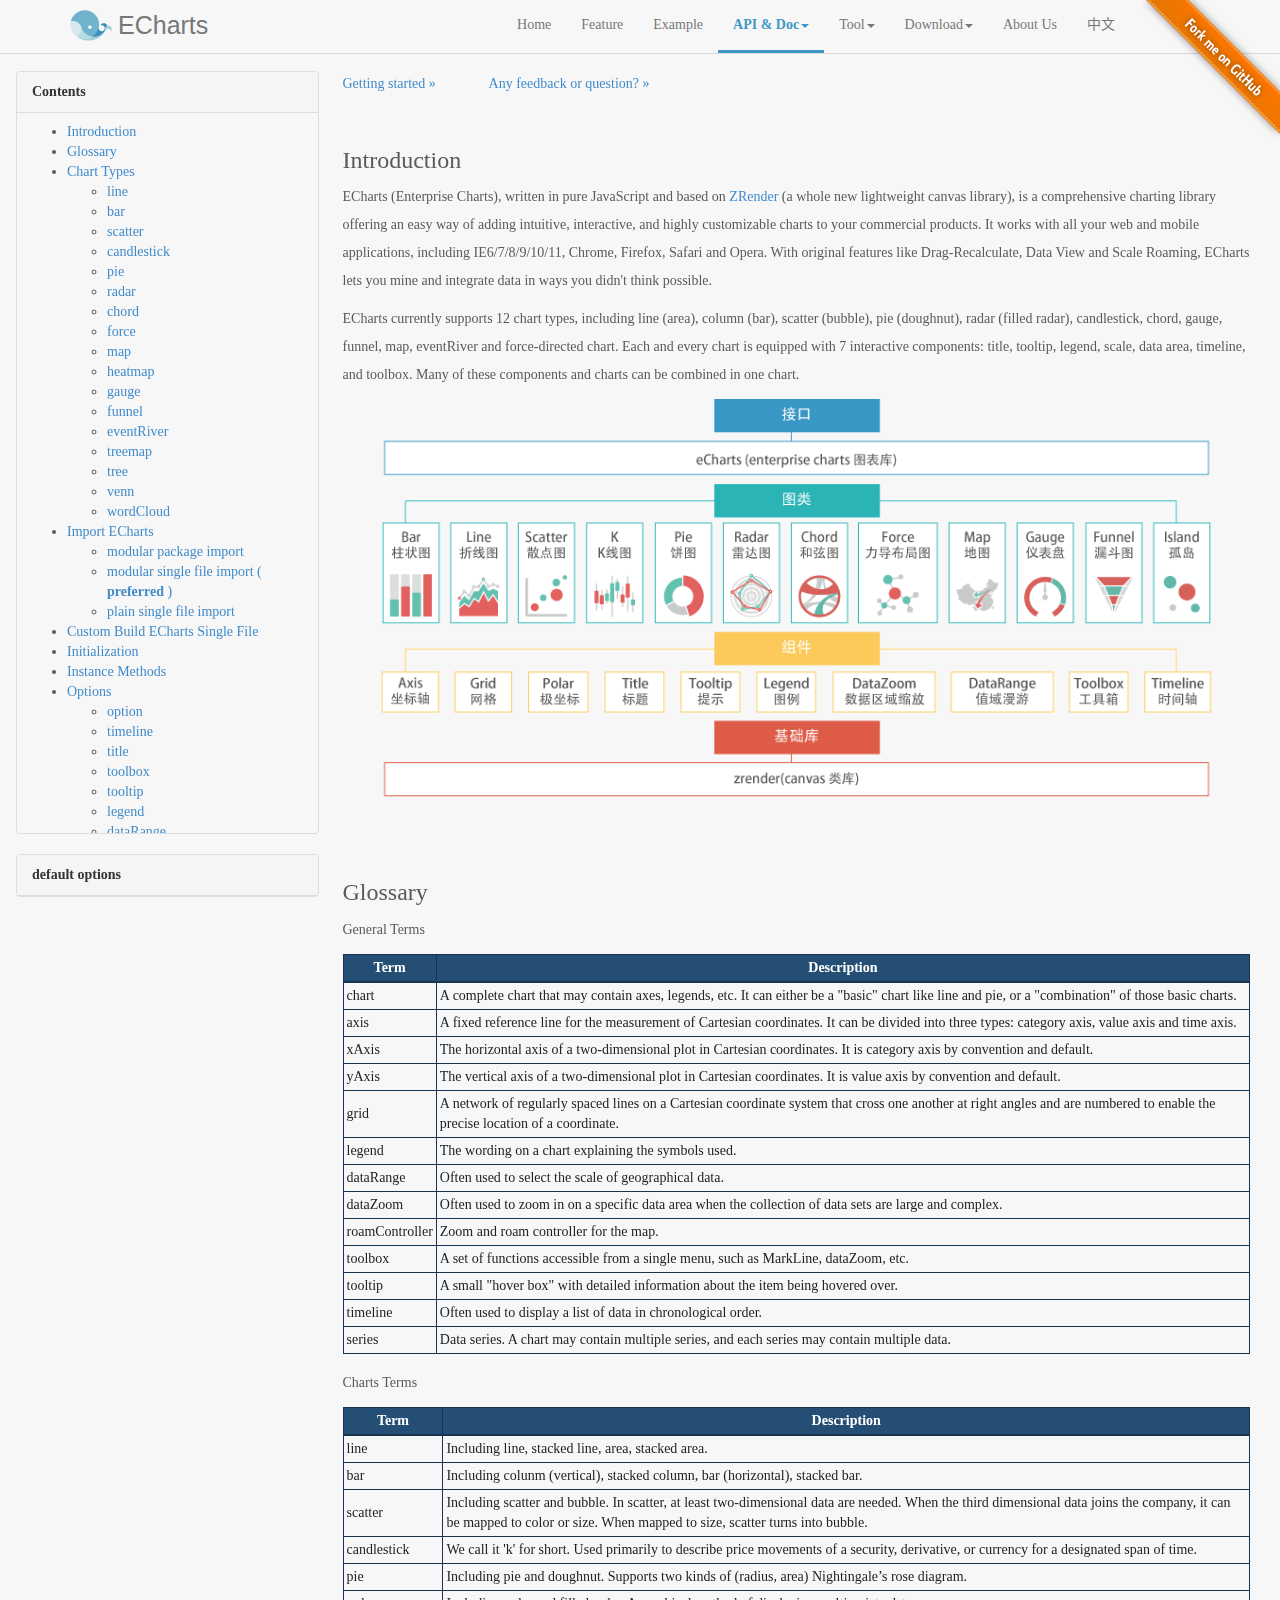
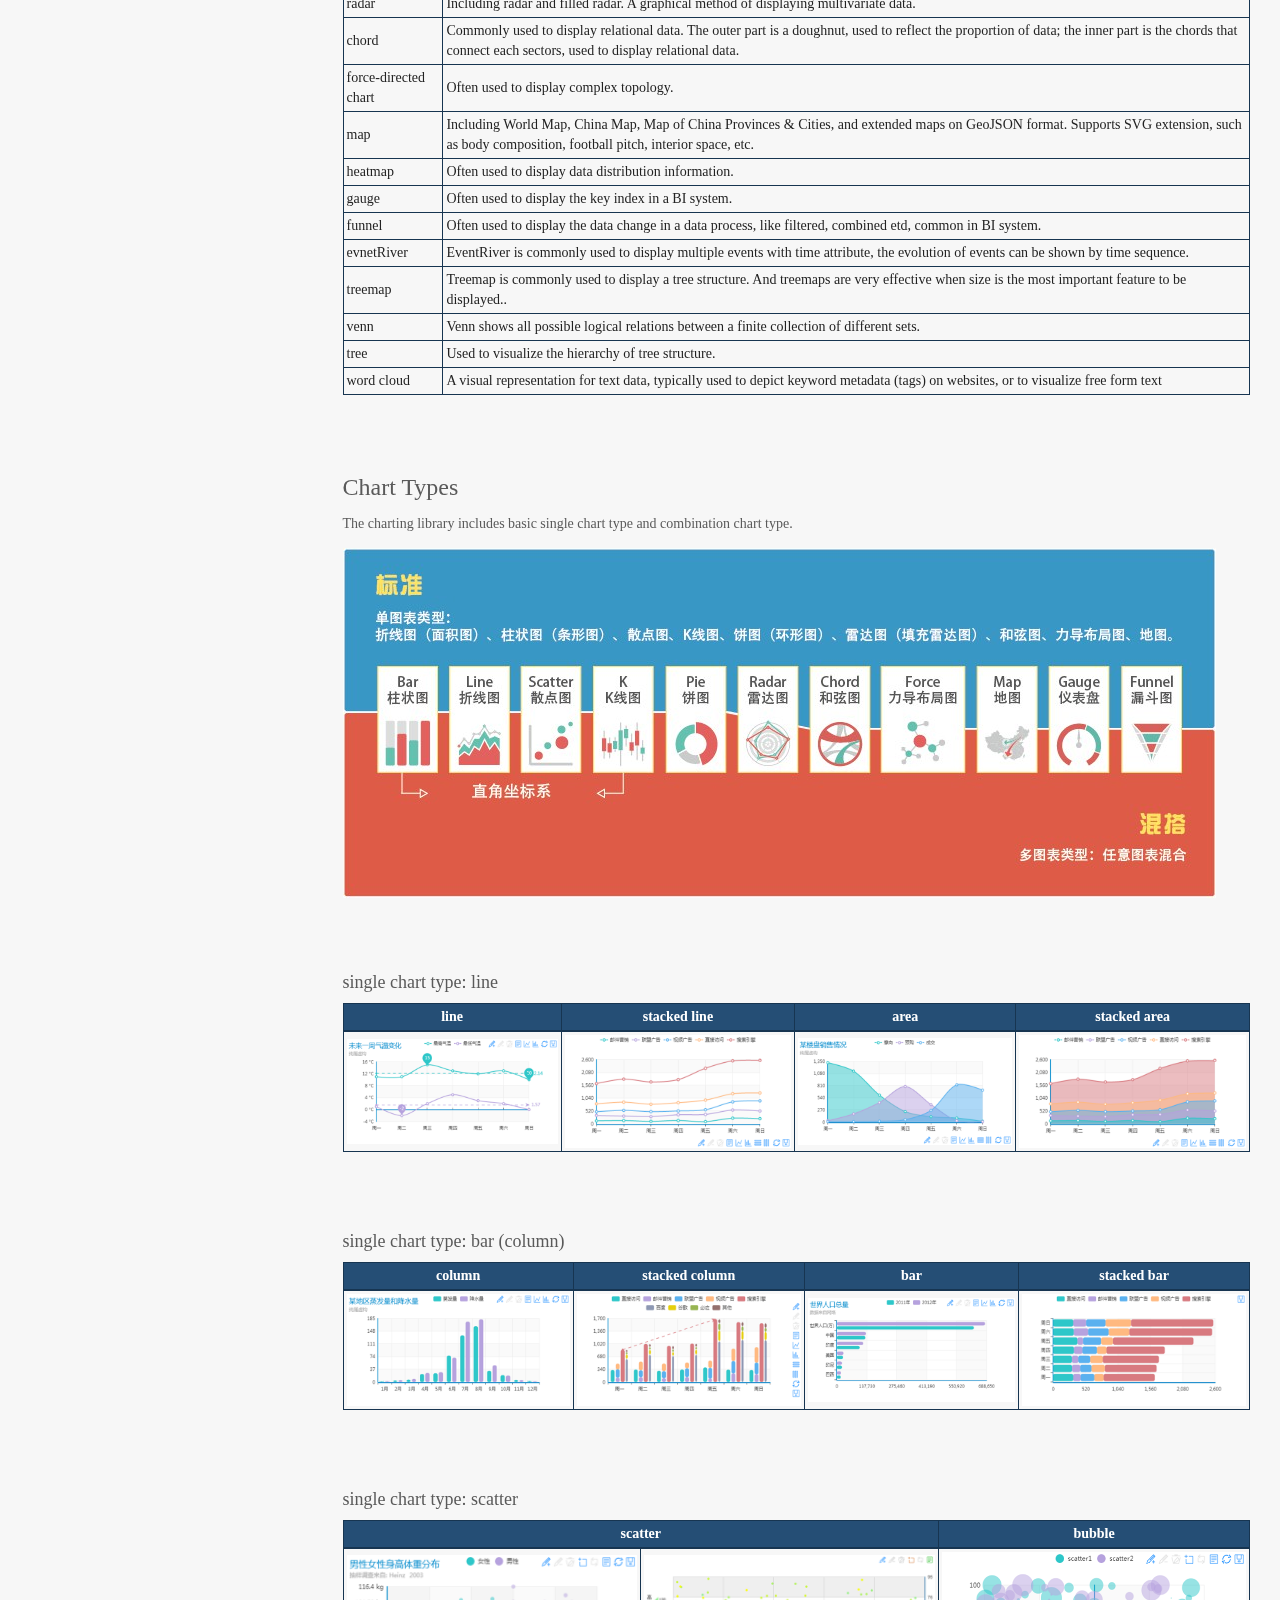
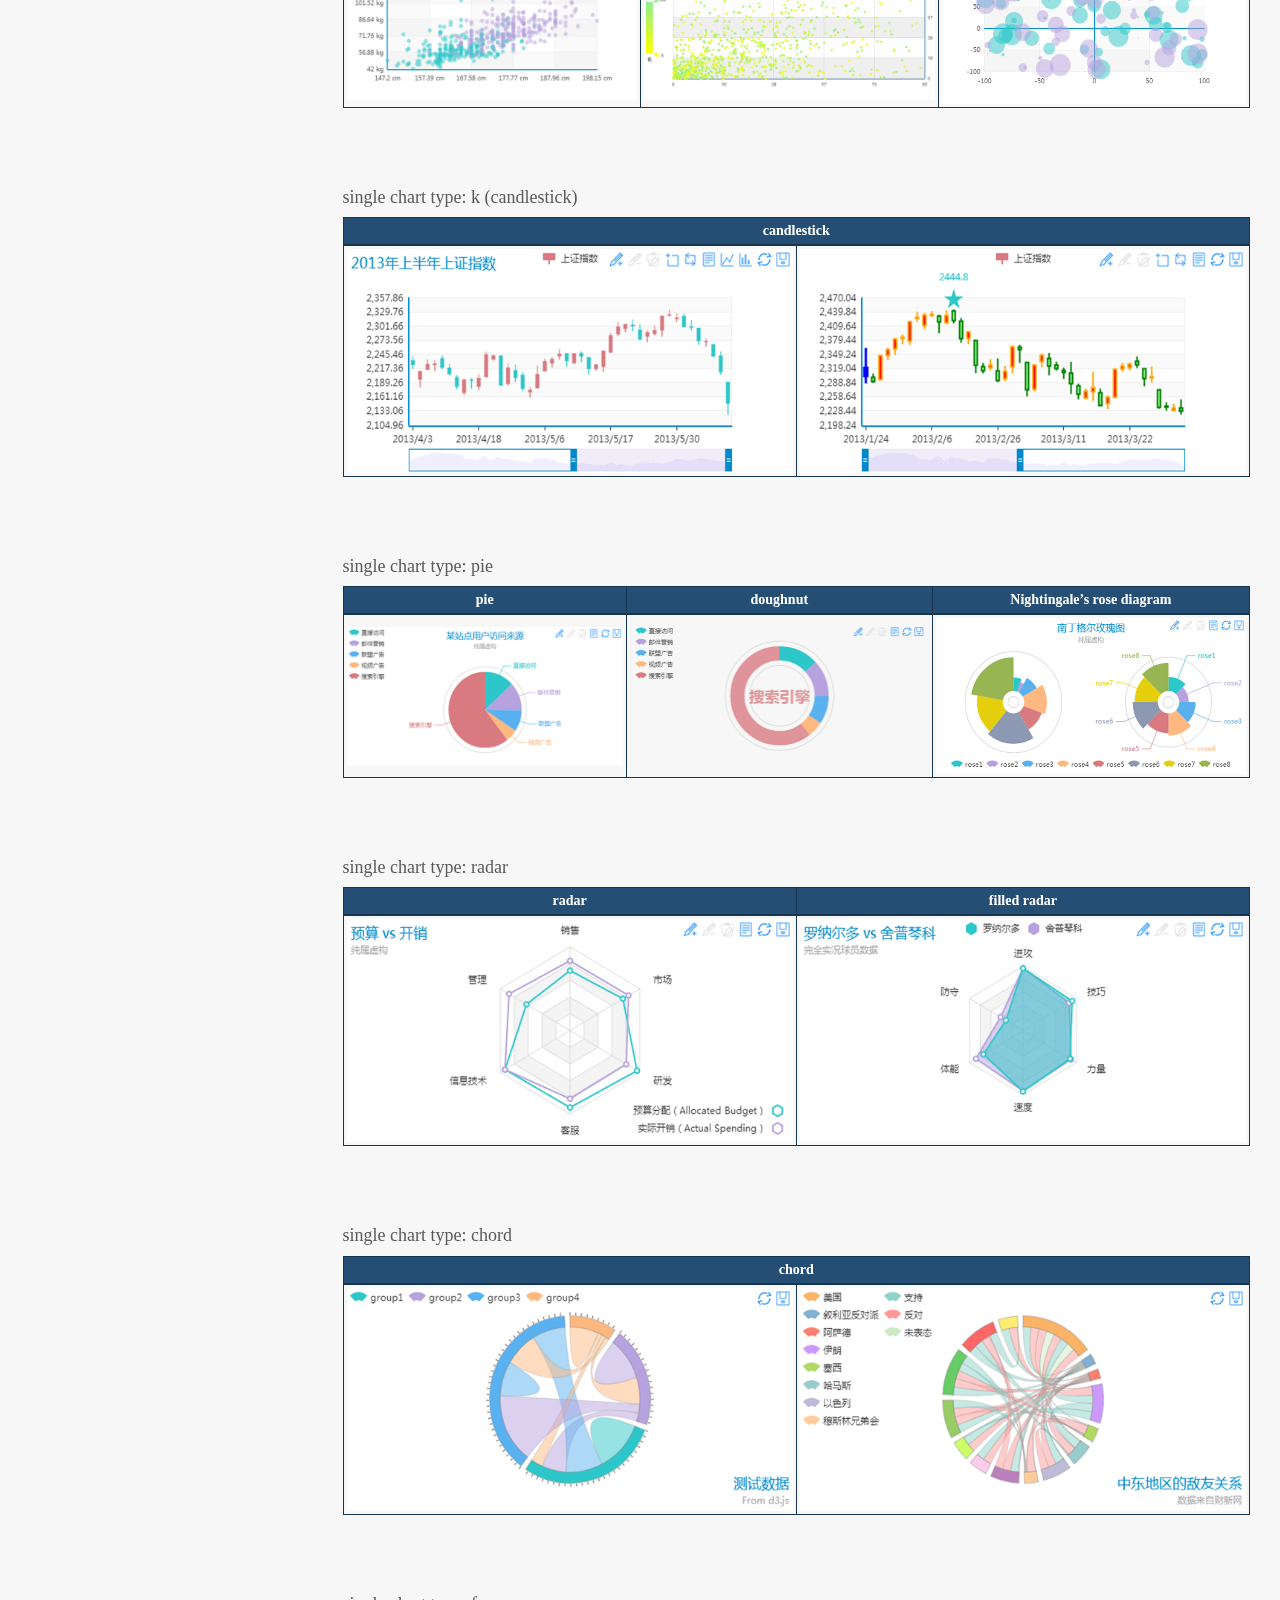
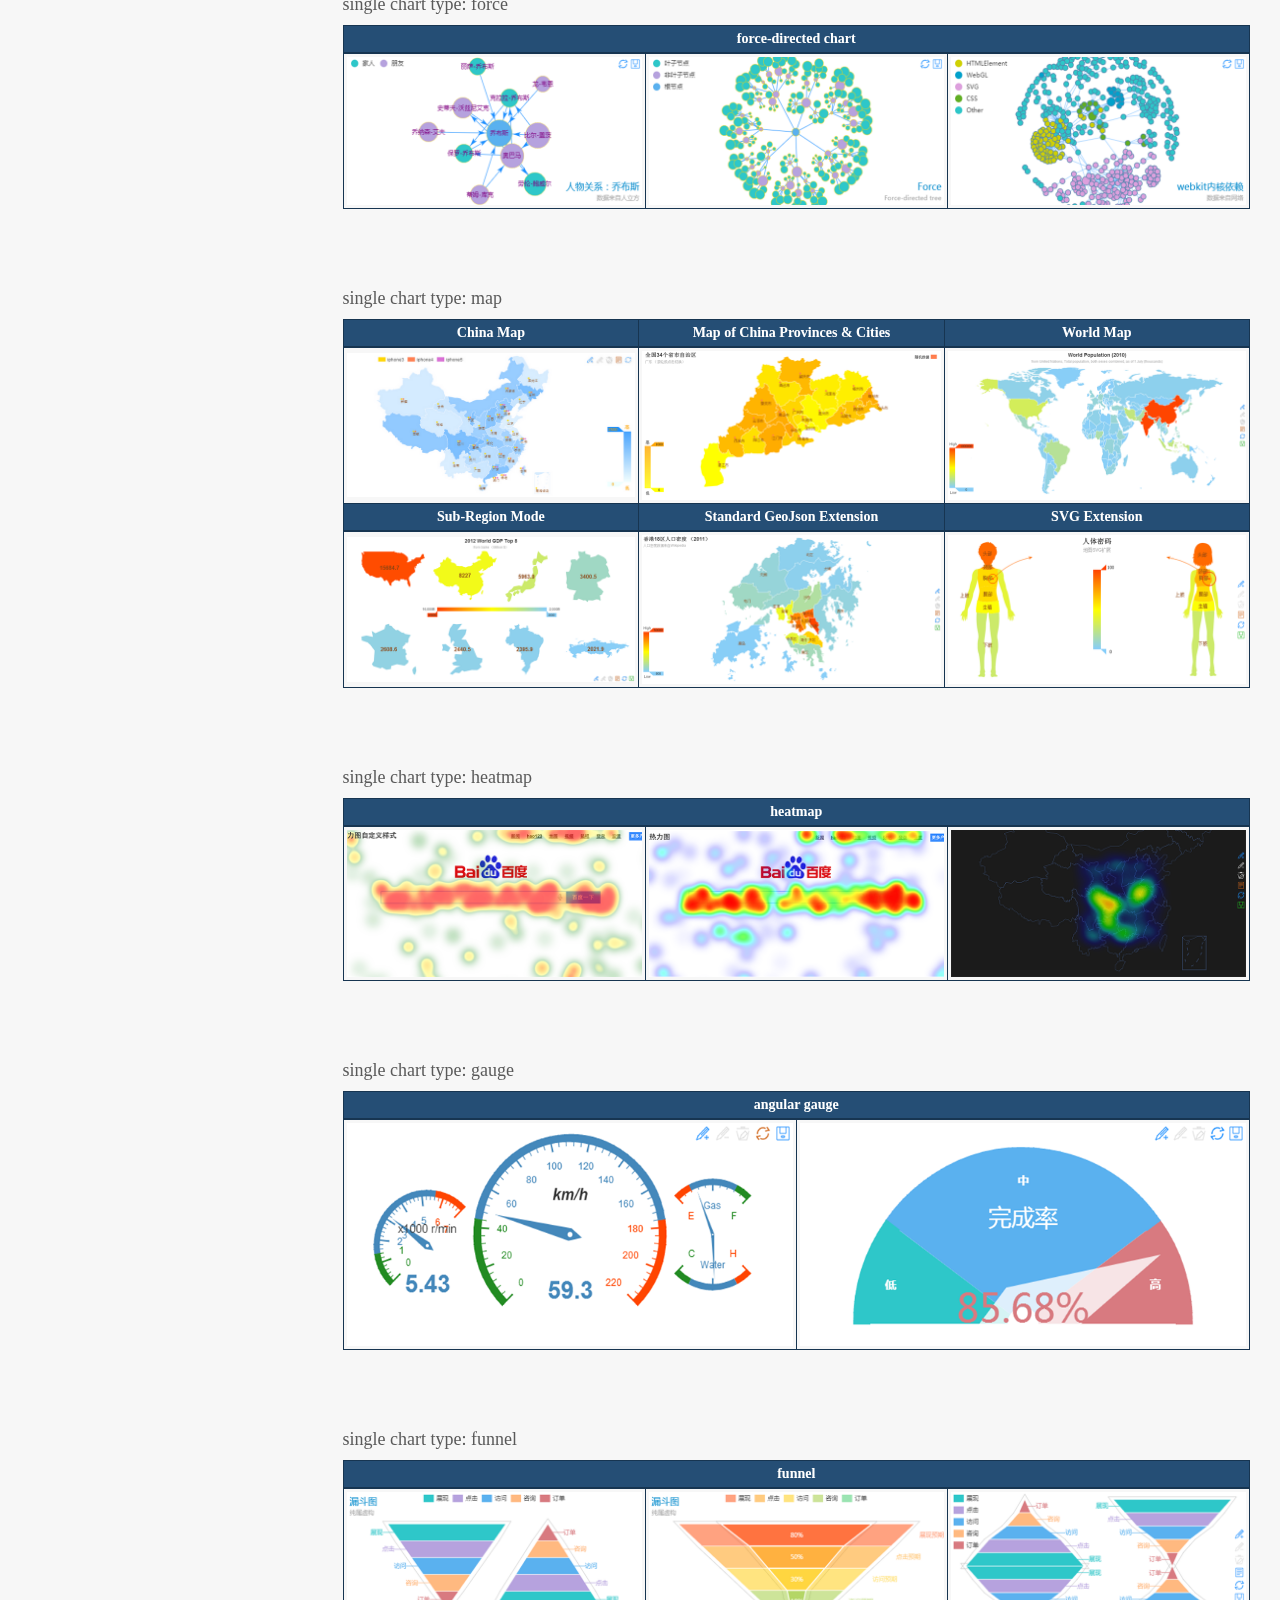
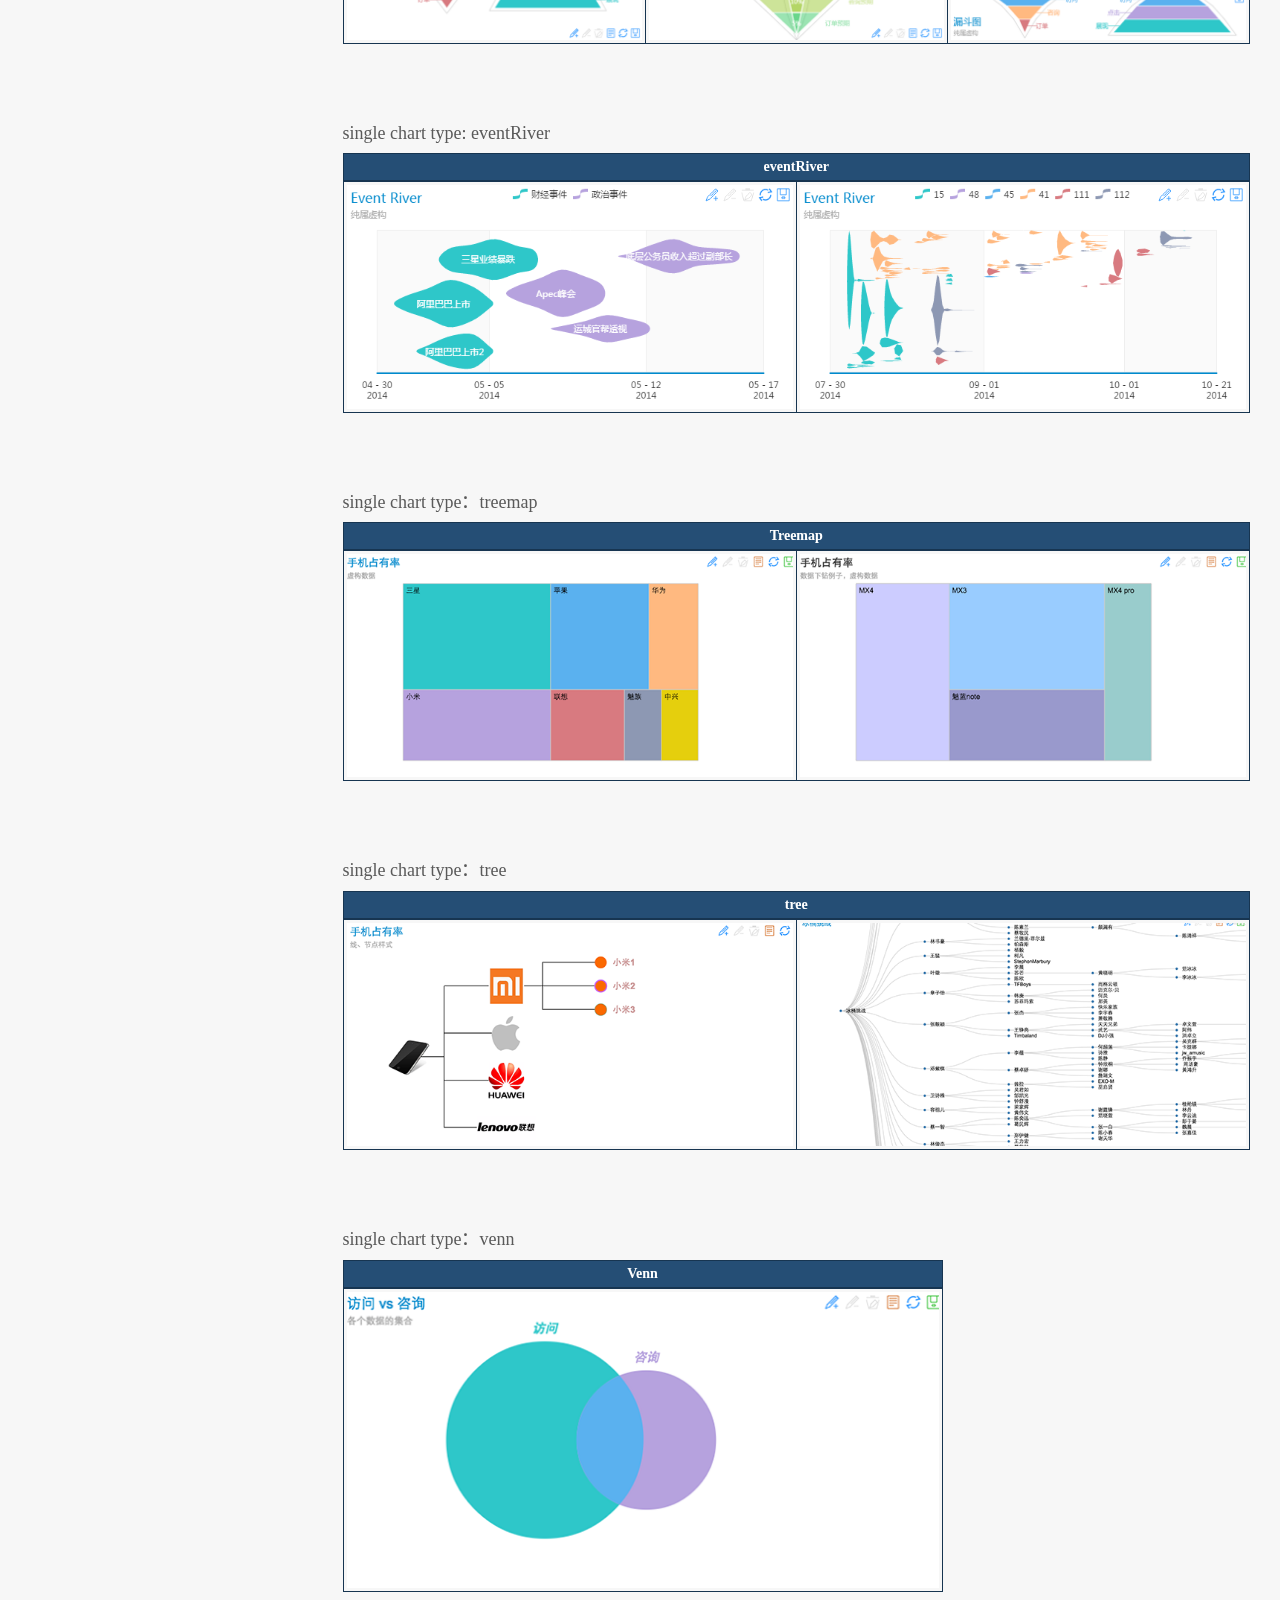
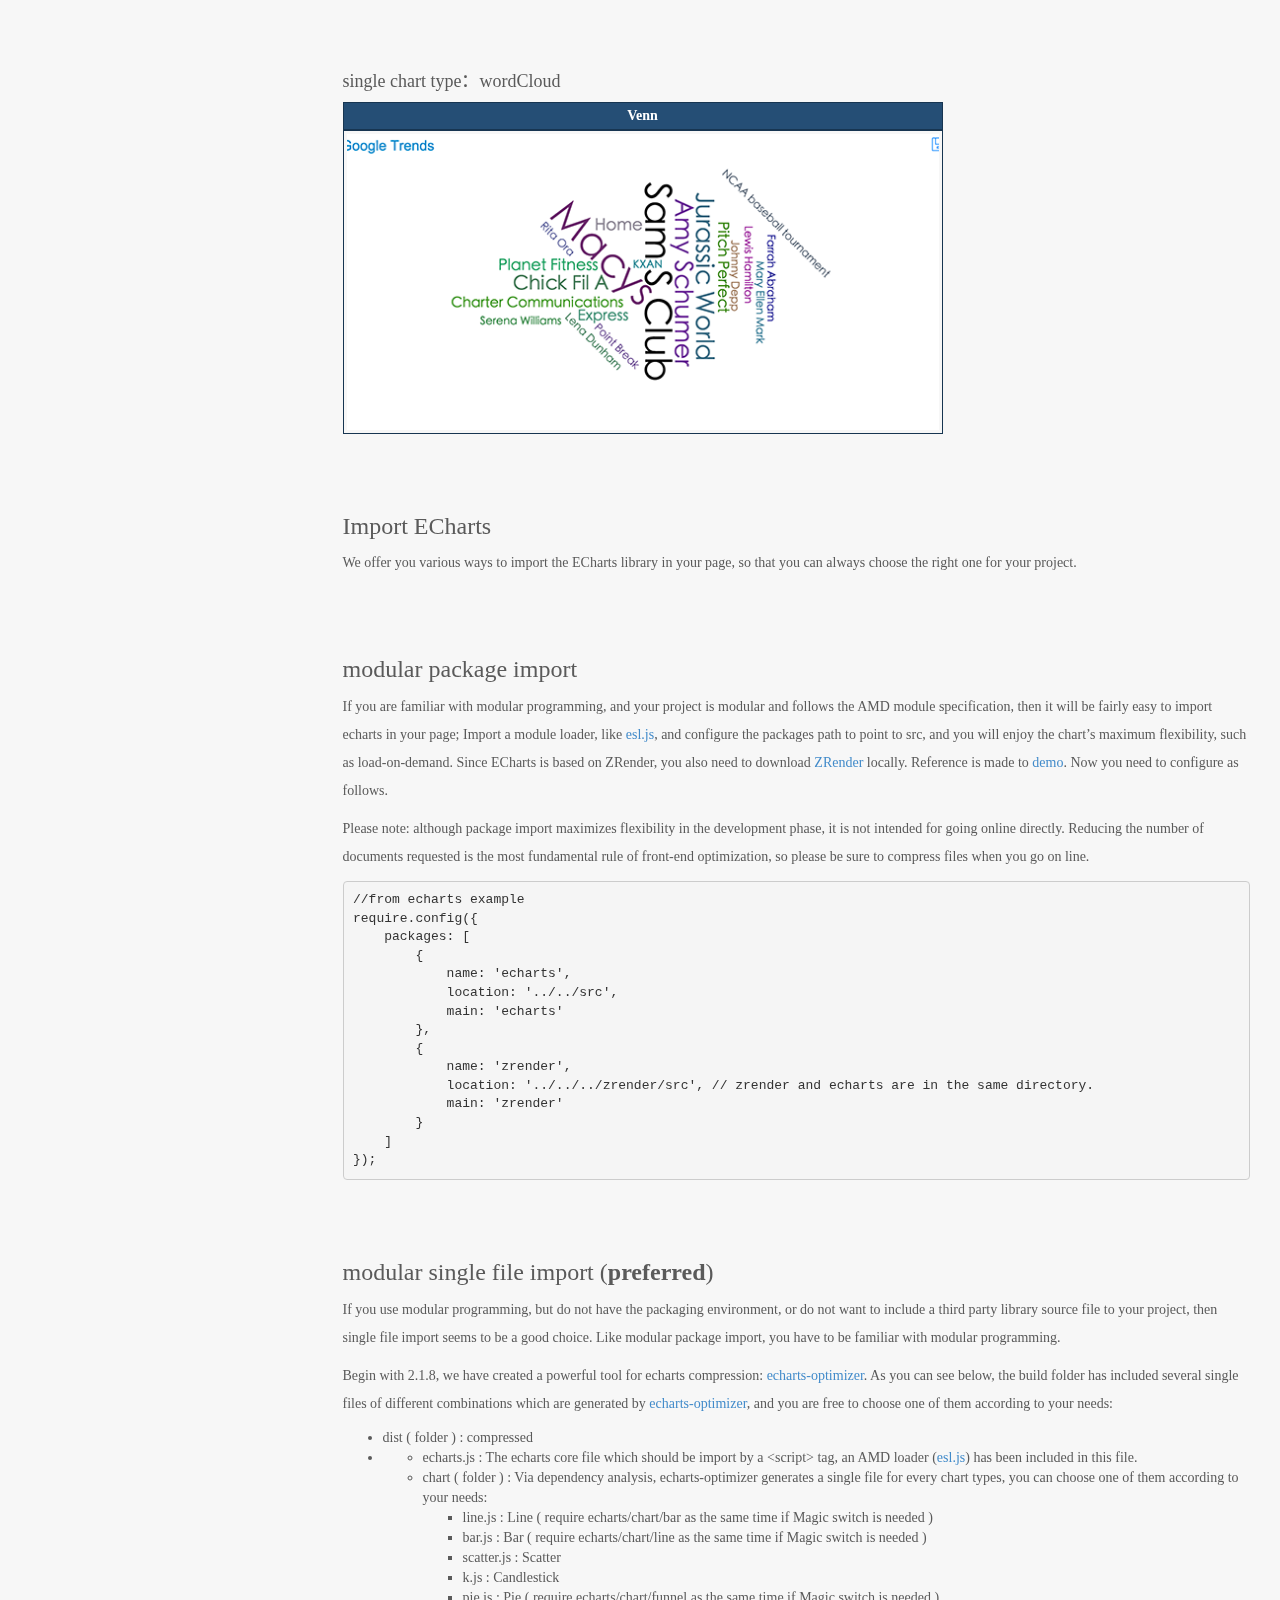
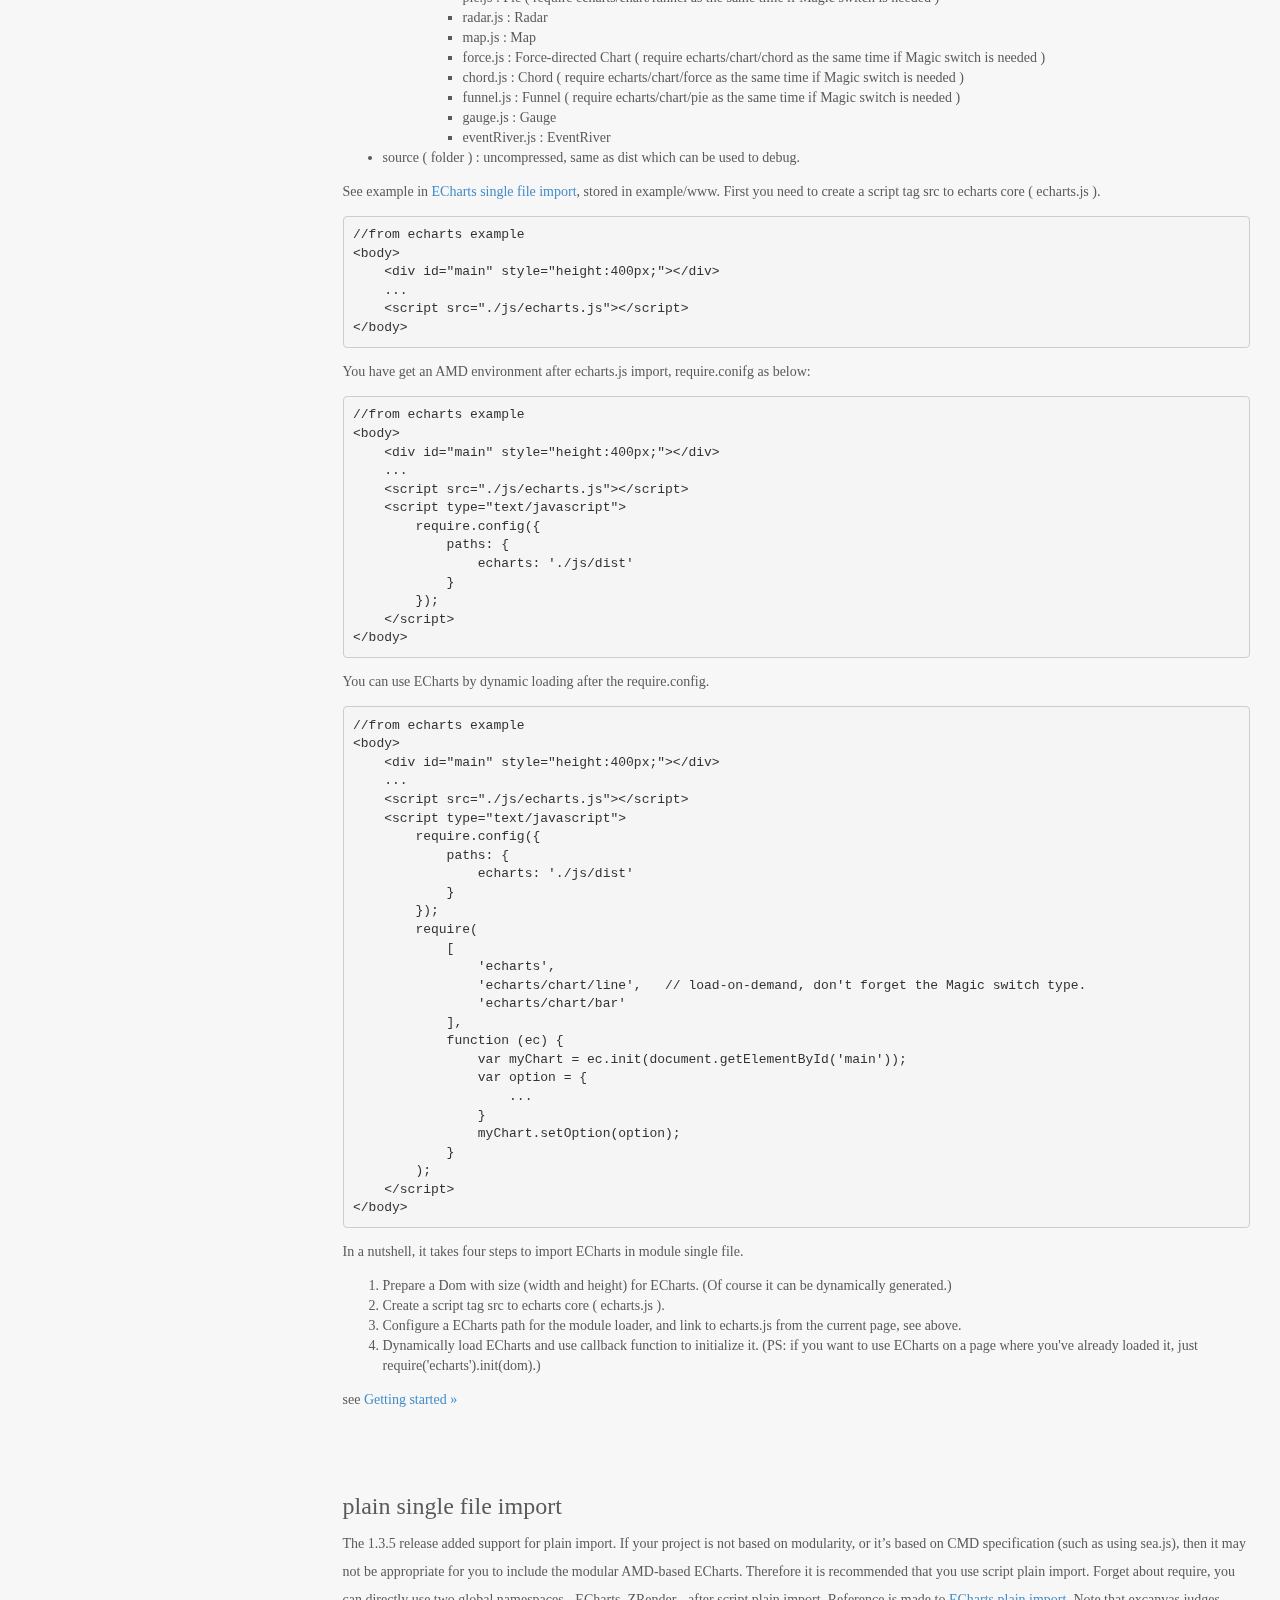
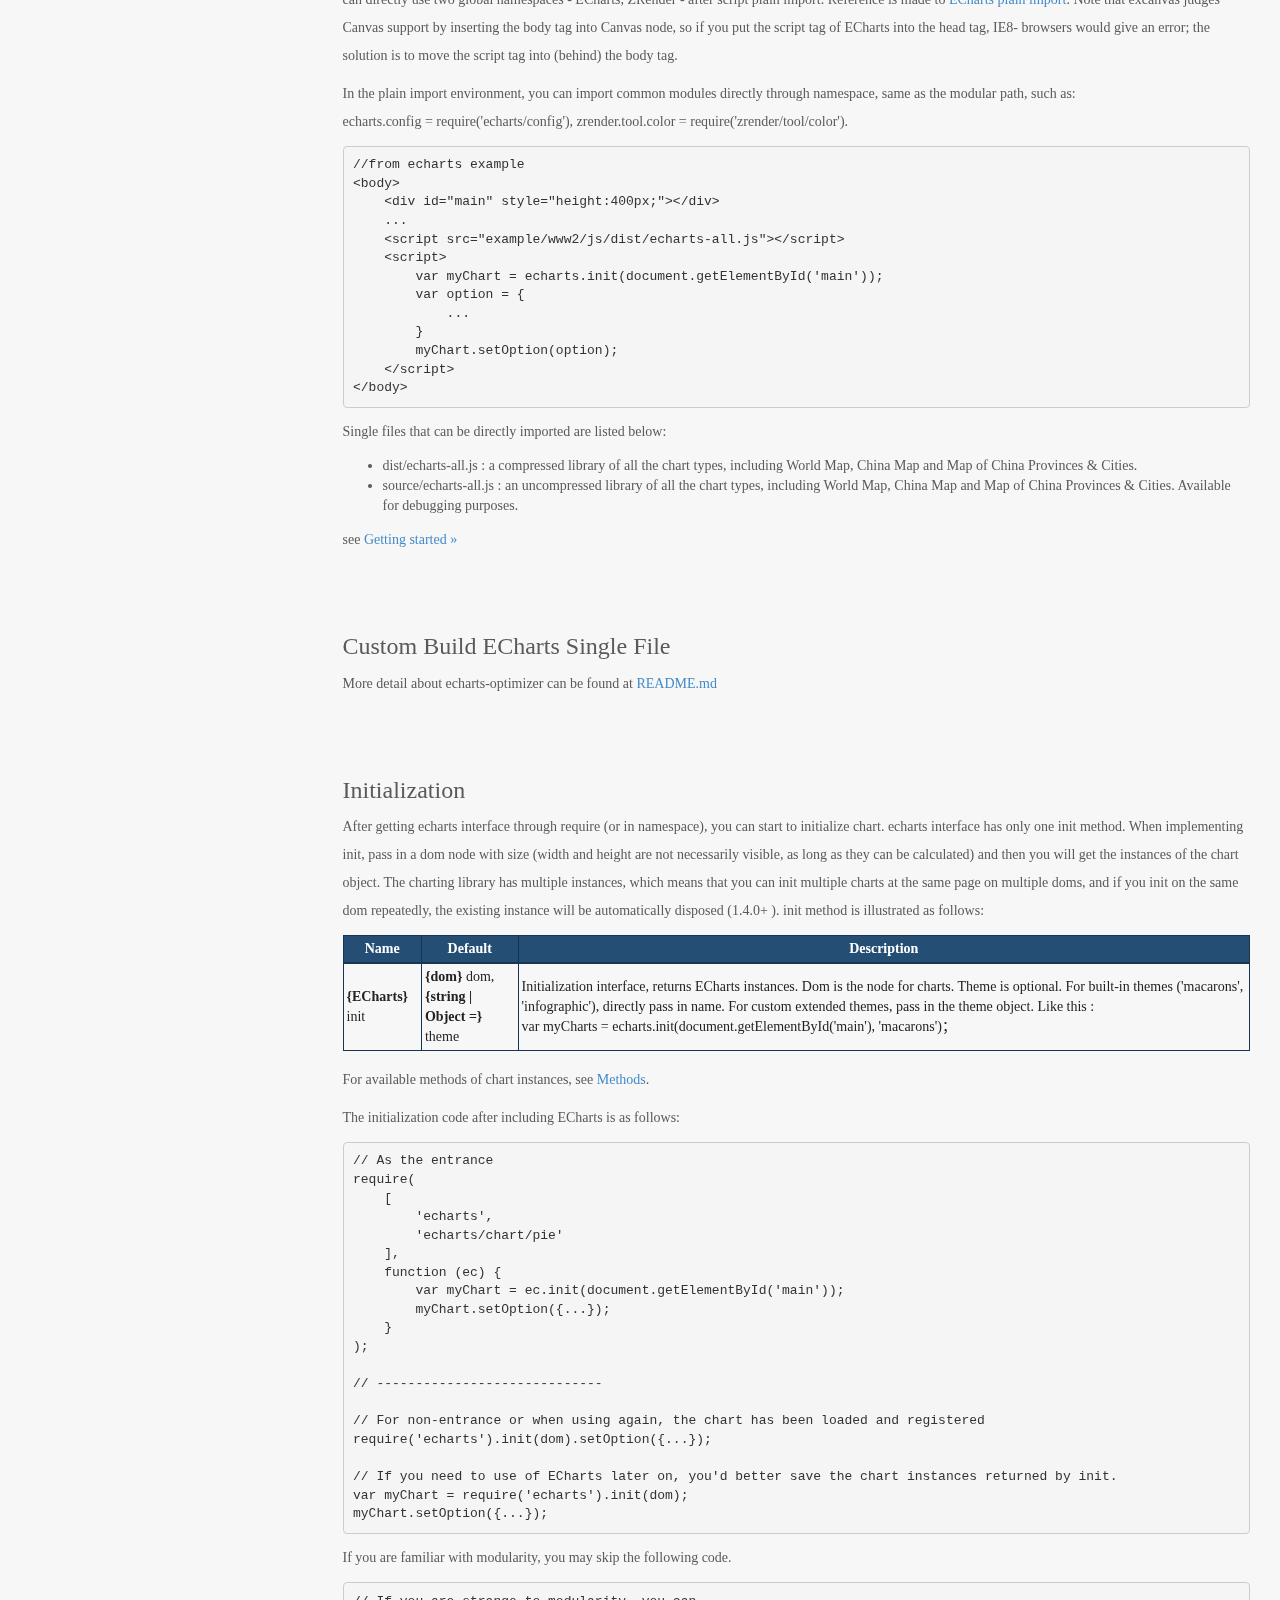
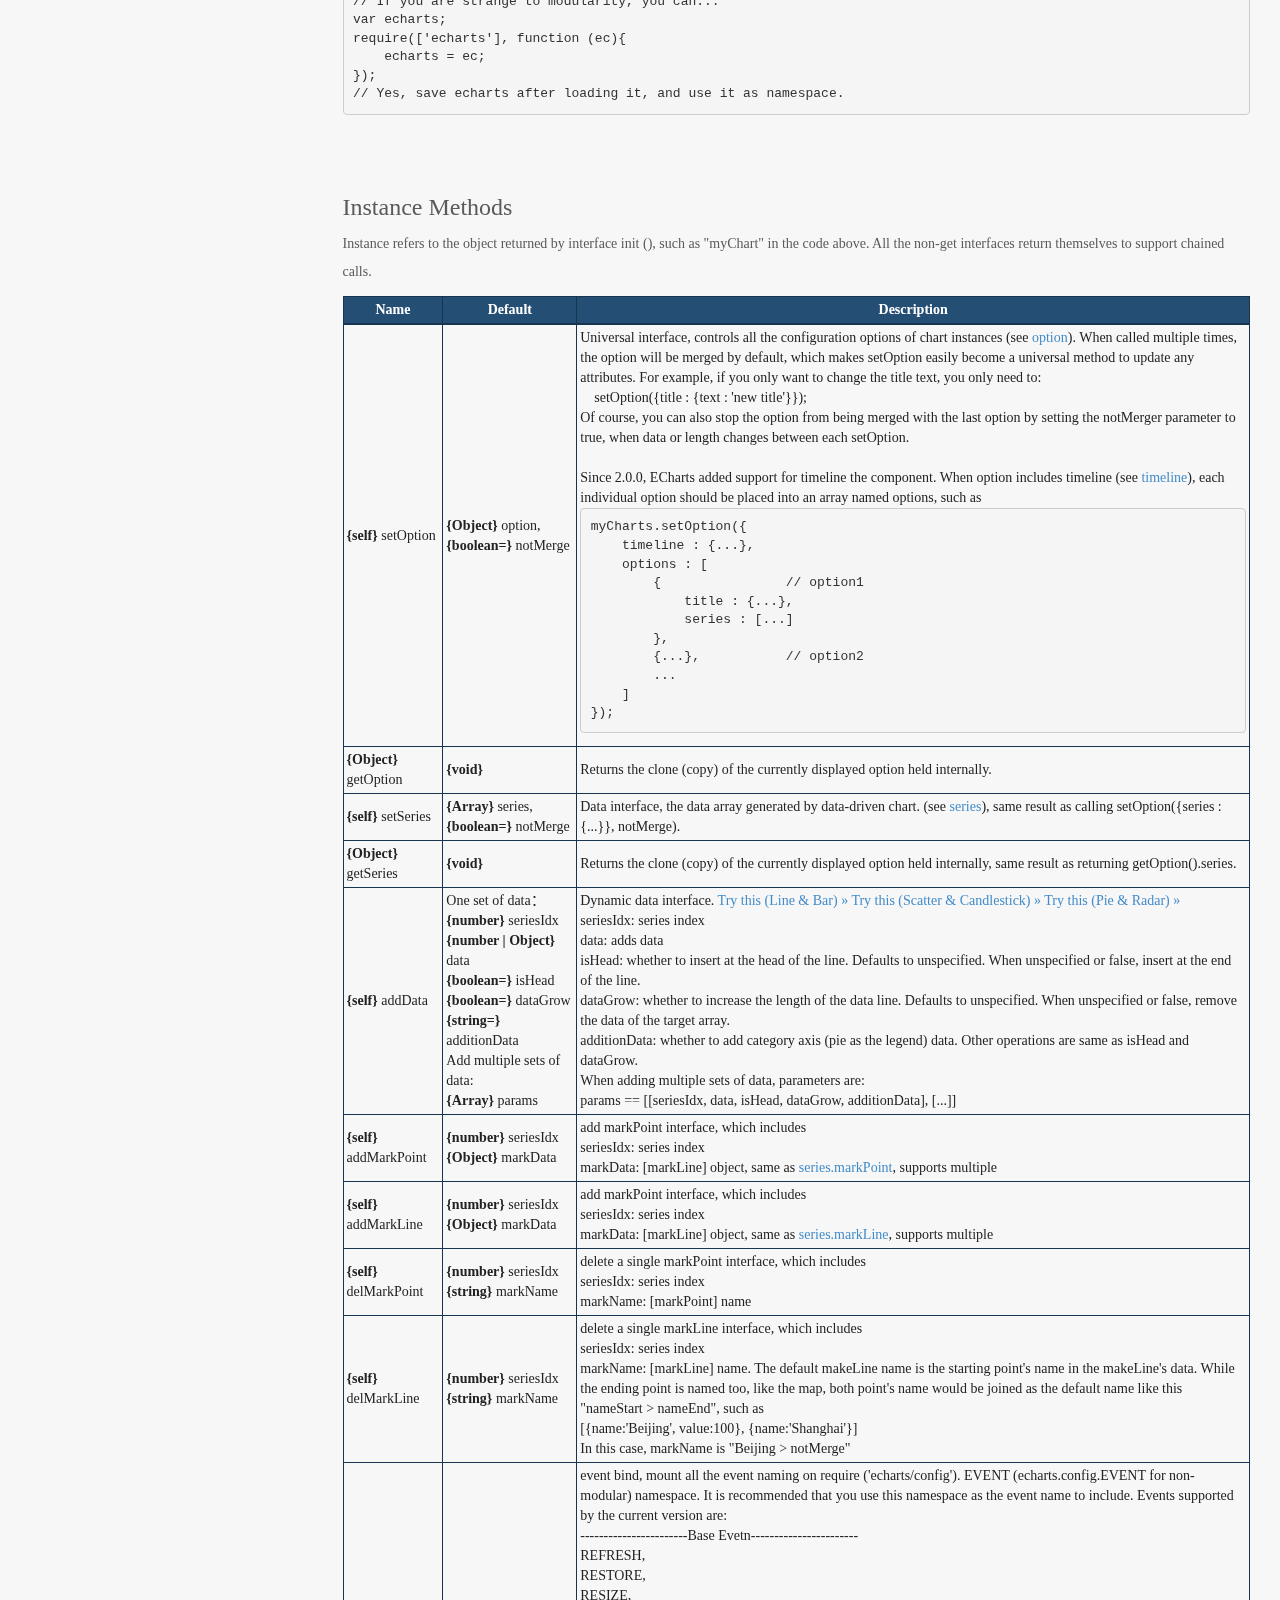
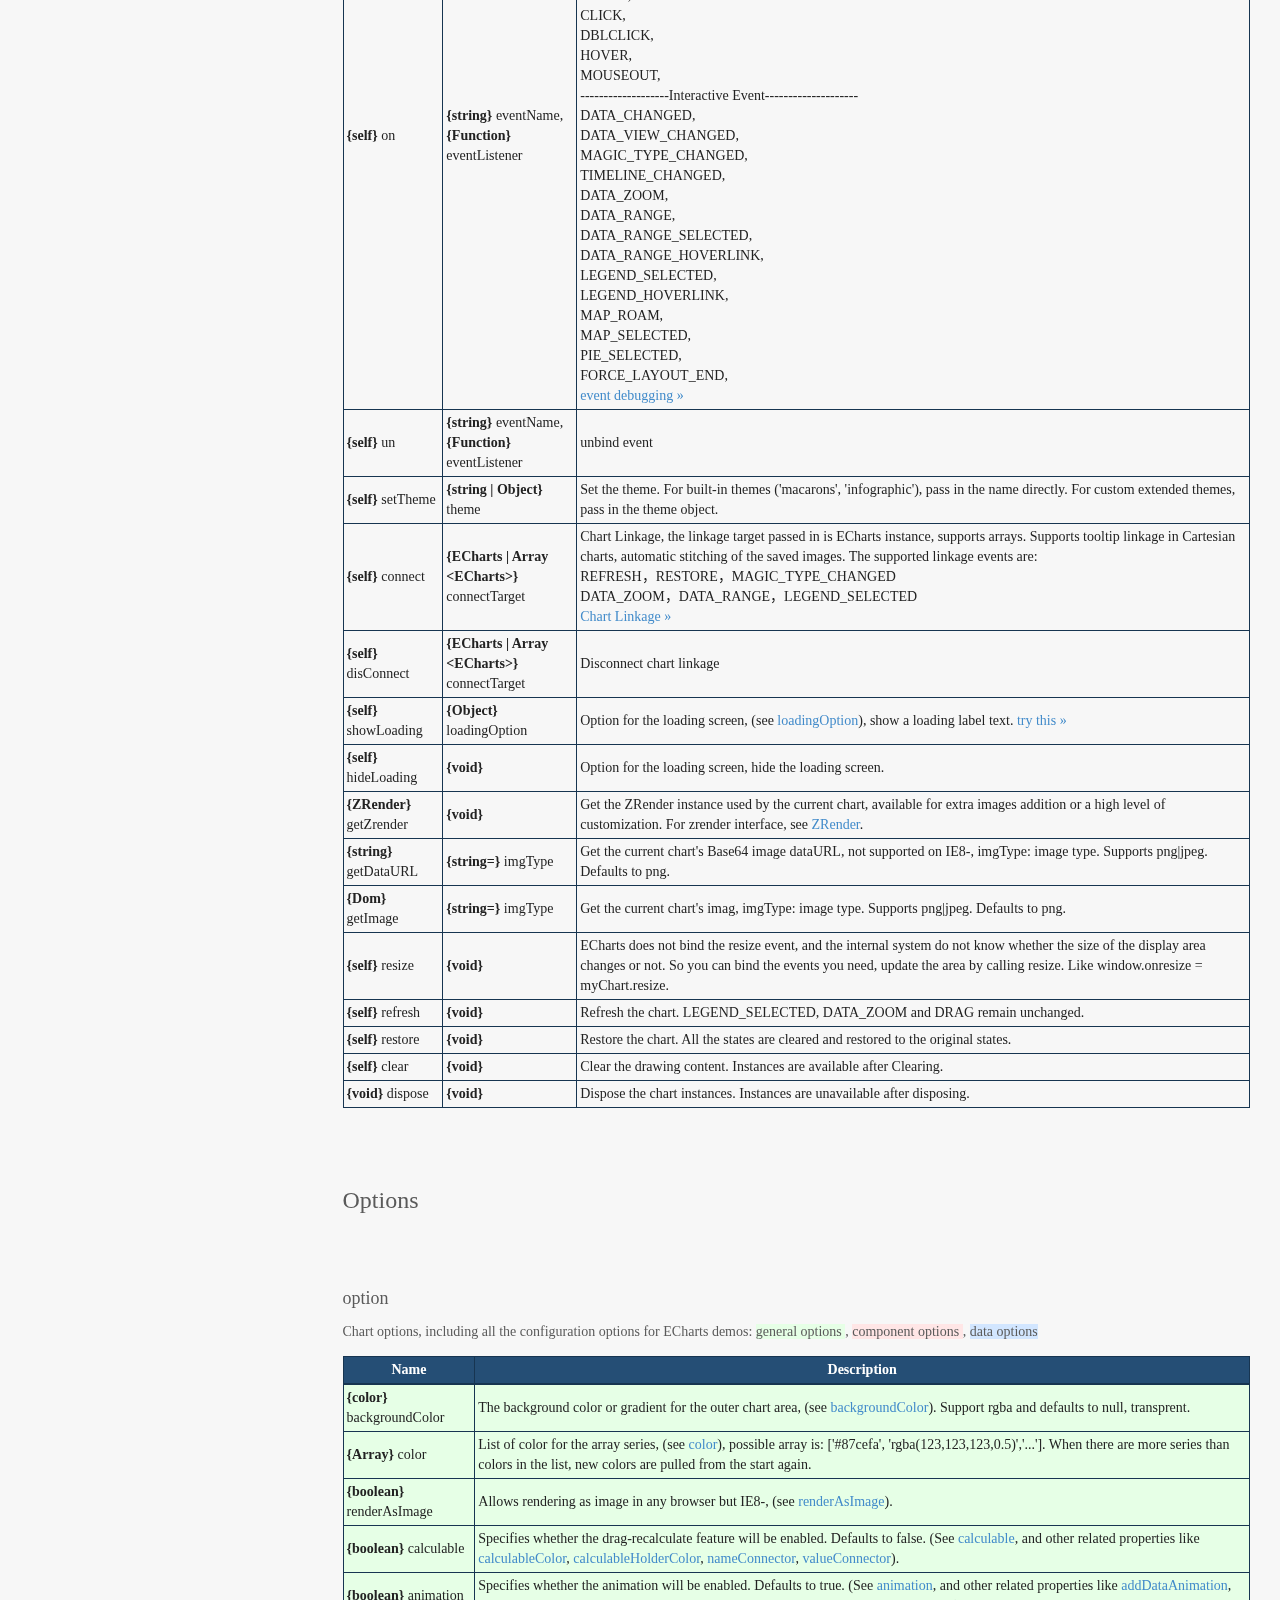
<file: doc/doc-en.html>
<!DOCTYPE html>
<html lang="zh-cn">
  <head>
    <meta charset="utf-8">
    <meta http-equiv="X-UA-Compatible" content="IE=edge">
    <meta name="viewport" content="width=device-width, initial-scale=1.0">
    <meta name="description" content="ECharts">
    <meta name="author" content="kener.linfeng@gmail.com">
    <title>ECharts · Doc</title>

    <link rel="shortcut icon" href="./asset/ico/favicon.png">

    <link href="./asset/css/font-awesome.min.css" rel="stylesheet">
    <link href="./asset/css/bootstrap.css" rel="stylesheet">
    <link href="./asset/css/carousel.css" rel="stylesheet">
    <link href="./asset/css/echartsHome.css" rel="stylesheet">
    <!-- HTML5 shim and Respond.js IE8 support of HTML5 elements and media queries -->
    <!--[if lt IE 9]>
      <script src="https://oss.maxcdn.com/html5shiv/3.7.2/html5shiv.min.js"></script>
      <script src="https://oss.maxcdn.com/respond/1.4.2/respond.min.js"></script>
    <![endif]-->
</head>

<body>
    <!-- Fixed navbar -->
    <div class="navbar navbar-default navbar-fixed-top" role="navigation" id="head"></div>

    <div class="container-fluid">
        <div class="row-fluid">
            <div class="col-md-3">
                <div class="affix panel col-md-3" id="accordion">
                  <div class="panel panel-default">
                    <div class="panel-heading">
                      <div class="accordion-toggle" data-toggle="collapse" data-parent="#accordion" href="#collapse-description">
                        <strong>Contents</strong>
                      </div>
                    </div>
                    <div id="collapse-description" class="panel-collapse collapse in">
                      <div class="panel-body">
                        <div id="toc">
                        <ul>
                            <li><a href="#Introduction">Introduction</a></li>
                            <li><a href="#Glossary">Glossary</a></li>
                            <li><a href="#Chart-Types">Chart Types</a></li>
                            <ul>
                                <li><a href="#Line">line</a></li>
                                <li><a href="#Bar">bar</a></li>
                                <li><a href="#Scatter">scatter</a></li>
                                <li><a href="#Candlestick">candlestick</a></li>
                                <li><a href="#Pie">pie</a></li>
                                <li><a href="#Radar">radar</a></li>
                                <li><a href="#Chord">chord</a></li>
                                <li><a href="#Force">force</a></li>
                                <li><a href="#Map">map</a></li>
                                <li><a href="#Heatmap">heatmap</a></li>
                                <li><a href="#Gauge">gauge</a></li>
                                <li><a href="#Funnel">funnel</a></li>
                                <li><a href="#eventRiver">eventRiver</a></li>
                                <li><a href="#treemap">treemap</a></li>
                                <li><a href="#treeChart">tree</a></li>
                                <li><a href="#venn">venn</a></li>
                                <li><a href="#wordCloud">wordCloud</a></li>
                            </ul>
                            <li><a href="#Import-ECharts">Import ECharts</a></li>
                            <ul>
                                <li><a href="#Import-ECharts1">modular package import</a></li>
                                <li><a href="#Import-ECharts2">modular single file import ( <b>preferred</b> )</a></li>
                                <li><a href="#Import-ECharts3">plain single file import</a></li>
                            </ul>
                            <li><a href="#Custom-Build-Echarts-Single-File">Custom Build ECharts Single File</a></li>
                            <li><a href="#Initialization">Initialization</a></li>
                            <li><a href="#Instance-Methods">Instance Methods</a></li>
                            <li><a href="#Options">Options</a></li>
                            <ul>
                                <li><a href="#Option">option</a></li>
                                <li><a href="#Timeline">timeline</a></li>
                                <li><a href="#Title">title</a></li>
                                <li><a href="#Toolbox">toolbox</a></li>
                                <li><a href="#Tooltip">tooltip</a></li>
                                <li><a href="#Legend">legend</a></li>
                                <li><a href="#DataRange">dataRange</a></li>
                                <li><a href="#DataZoom">dataZoom</a></li>
                                <li><a href="#RoamController">roamController</a></li>
                                <li><a href="#Grid">grid</a></li>
                                <li><a href="#Xaxis">xAxis</a></li>
                                <li><a href="#Yaxis">yAxis</a></li>
                                <li><a href="#Axis">axis</a></li>
                                <ul>
                                    <li><a href="#AxisAxisline">axisLine</a></li>
                                    <li><a href="#AxisAxistick">axisTick</a></li>
                                    <li><a href="#AxisAxislabel">axisLabel</a></li>
                                    <li><a href="#AxisSplitline">splitLine</a></li>
                                    <li><a href="#AxisSplitarea">splitArea</a></li>
                                    <li><a href="#AxisData">data</a></li>
                                </ul>
                                <li><a href="#Polar">polar</a></li>
                                <li><a href="#Series">series (universal)</a></li>
                                <ul>
                                    <li><a href="#SeriesCartesian">series (Cartesian)</a></li>
                                    <li><a href="#SeriesPie">series (pie) </a></li>
                                    <li><a href="#SeriesRadar">series (radar) </a></li>
                                    <li><a href="#SeriesMap">series (map) </a></li>
                                    <li><a href="#SeriesHeatmap">series (heatmap) </a></li>
                                    <li><a href="#SeriesHeatmap">series (map) </a></li>
                                    <li><a href="#SeriesForce">series (force) </a></li>
                                    <li><a href="#SeriesChord">series (chord) </a></li>
                                    <li><a href="#SeriesGauge">series (gauge) </a></li>
                                    <li><a href="#SeriesFunnel">series (funnel) </a></li>
                                    <li><a href="#SeriesEventRiver">series (eventRiver)</a></li>
                                    <li><a href="#SeriesTreemap">series (treemap)</a></li>
                                    <li><a href="#SeriesTree">series (tree)</a></li>

                                    <li><a href="#SeriesVenn">series (venn)</a></li>
                                    <li><a href="#SeriesWordCloud">series (wordCloud)</a></li>
                                    <li><a href="#SeriesData">data</a></li>
                                    <li><a href="#SeriesMarkPoint">markPoint</a></li>
                                    <ul>
                                        <li><a href="#SeriesMarkPointData">data</a></li>
                                    </ul>
                                    <li><a href="#SeriesMarkLine">markLine</a></li>
                                    <ul>
                                        <li><a href="#SeriesMarkLineData">data</a></li>
                                    </ul>
                                </ul>
                                <li><a href="#ItemStyle">itemStyle</a></li>
                                <li><a href="#LineStyle">lineStyle</a></li>
                                <li><a href="#AreaStyle">areaStyle</a></li>
                                <li><a href="#TextStyle">textStyle</a></li>
                                <li><a href="#Loadingoption">loadingOption</a></li>
                                <li><a href="#NoDataLoadingOption">noDataLoadingOption</a></li>
                                <li><a href="#BackgroundColor">backgroundColor</a></li>
                                <li><a href="#Color">color</a></li>
                                <li><a href="#SymbolList">symbolList</a></li>
                                <li><a href="#RenderAsImage">renderAsImage</a></li>
                                <li><a href="#Calculable">calculable</a></li>
                                <li><a href="#CalculableColor">calculableColor</a></li>
                                <li><a href="#CalculableHolderColor">calculableHolderColor</a></li>
                                <li><a href="#NameConnector">nameConnector</a></li>
                                <li><a href="#ValueConnector">valueConnector</a></li>
                                <li><a href="#Animation">animation</a></li>
                                <li><a href="#AddDataAnimation">addDataAnimation</a></li>
                                <li><a href="#AnimationThreshold">animationThreshold</a></li>
                                <li><a href="#AnimationDuration">animationDuration</a></li>
                                <li>
                                    <a href="#animationDurationUpdate">animationDurationUpdate</a>
                                </li>
                                <li><a href="#AnimationEasing">animationEasing</a></li>
                            </ul>
                            <li><a href="#GraphDataStructure">Graph data structure</a></li>
                            <ul>
                                <li><a href="#categories">categories</a></li>
                                <li><a href="#nodes(data)">nodes(data)</a></li>
                                <li><a href="#GraphLinks">links</a></li>
                                <li><a href="#GraphMatrix">matrix</a></li>
                            </ul>
                            <li><a href="#Multi-Level-Control">Multi-Level Control</a></li>
                            <li><a href="#Appendix-Map-Extension">Appendix: Map Extension</a></li>
                            <li><a href="#Appendix-Component-and-Chart-Instances">Appendix: Component and Chart Instances</a></li>
                            <ul>
                                <li><a href="#Appendix-Component-Instances">Appendix: Component Instances</a></li>
                                <ul>
                                    <li><a href="#TimelineInterface">timeline</a></li>
                                    <li><a href="#TooltipInterface">tooltip</a></li>
                                    <li><a href="#LegendInterface">legend</a></li>
                                    <li><a href="#DataRangeInterface">dataRange</a></li>
                                    <li><a href="#DataZoomInterface">dataZoom</a></li>
                                    <li><a href="#GridInterface">grid</a></li>
                                    <li><a href="#AxisInterface">xAxis/yAxis</a></li>
                                    <li><a href="#CategoryAxisInterface">categoryAxis</a></li>
                                    <li><a href="#ValueAxisInterface">valueAxis</a></li>
                                    <li><a href="#PolarInterface">polar</a></li>
                                </ul>
                                <li><a href="#Appendix-Chart-Instances">Appendix: Chart Instances</a></li>
                                <ul>
                                    <li><a href="#MapInterface">map</a></li>
                                </ul>
                            </ul>
                            <li><a href="#Appendix-an-Intuitive-Example">Appendix: an Intuitive Example</a></li>
                        </ul>
                        </div>
                      </div>
                    </div>
                  </div>
                  <div class="panel panel-default">
                    <div class="panel-heading">
                      <div class="accordion-toggle" data-toggle="collapse" data-parent="#accordion" href="#collapse-config">
                        <strong>default options</strong>
                      </div>
                    </div>
                    <div id="collapse-config" class="panel-collapse collapse">
                      <div class="panel-body">
                        <div id="config"></div>
                      </div>
                    </div>
                  </div>
              </div><!--/.well -->
            </div>
            <div class="col-md-9">
                <p style="margin:20px 0 -30px 0">
                    <a href="./start-en.html" target="_blank" style="margin-right: 50px;"> Getting started »</a>
                    <a href="https://github.com/ecomfe/echarts/issues?page=1&state=open" target="_blank">Any feedback or question? »</a>
                </p>
                <div id="doc">
                    <h3>Introduction<a name="Introduction"> </a></h3>
                    <p>ECharts (Enterprise Charts), written in pure JavaScript and based on <a href="http://ecomfe.github.io/zrender/" target="_blank">ZRender</a> (a whole new lightweight canvas library), is a comprehensive charting library offering an easy way of adding intuitive, interactive, and highly customizable charts to your commercial products. It works with all your web and mobile applications, including IE6/7/8/9/10/11, Chrome, Firefox, Safari and Opera. With original features like Drag-Recalculate, Data View and Scale Roaming, ECharts lets you mine and integrate data in ways you didn't think possible.</P>
                    <p>ECharts currently supports 12 chart types, including line (area), column (bar), scatter (bubble), pie (doughnut), radar (filled radar), candlestick, chord, gauge, funnel, map, eventRiver and force-directed chart. Each and every chart is equipped with 7 interactive components: title, tooltip, legend, scale, data area, timeline, and toolbox. Many of these components and charts can be combined in one chart.</P>
                    <img src="asset/img/architecture.png"  alt="Echarts Architecture"/>
                    <h3>Glossary<a name="Glossary"> </a></h3>
                    <p>General Terms</p>
                    <table cellspacing="0" class="ADoc_table full">
                        <tr>
                            <th> Term </th>
                            <th> Description </th>
                        </tr>
                        <tr>
                            <td> chart </td>
                            <td> A complete chart that may contain axes, legends, etc. It can either be a "basic" chart like line and pie, or a "combination" of those basic charts. </td>
                        </tr>
                        <tr>
                            <td> axis </td>
                            <td> A fixed reference line for the measurement of Cartesian coordinates. It can be divided into three types: category axis, value axis and time axis. </td>
                        </tr>
                        <tr>
                            <td> xAxis </td>
                            <td> The horizontal axis of a two-dimensional plot in Cartesian coordinates. It is category axis by convention and default. </td>
                        </tr>
                        <tr>
                            <td> yAxis </td>
                            <td> The vertical axis of a two-dimensional plot in Cartesian coordinates. It is value axis by convention and default. </td>
                        </tr>
                        <tr>
                            <td> grid </td>
                            <td> A network of regularly spaced lines on a Cartesian coordinate system that cross one another at right angles and are numbered to enable the precise location of a coordinate. </td>
                        </tr>
                        <tr>
                            <td> legend </td>
                            <td> The wording on a chart explaining the symbols used. </td>
                        </tr>
                        <tr>
                            <td> dataRange </td>
                            <td> Often used to select the scale of geographical data. </td>
                        </tr>
                        <tr>
                            <td> dataZoom </td>
                            <td> Often used to zoom in on a specific data area when the collection of data sets are large and complex. </td>
                        </tr>
                        <tr>
                            <td> roamController </td>
                            <td> Zoom and roam controller for the map. </td>
                        </tr>
                        <tr>
                            <td> toolbox </td>
                            <td> A set of functions accessible from a single menu, such as MarkLine, dataZoom, etc.</td>
                        </tr>
                        <tr>
                            <td> tooltip </td>
                            <td> A small "hover box" with detailed information about the item being hovered over. </td>
                        </tr>
                        <tr>
                            <td> timeline </td>
                            <td> Often used to display a list of data in chronological order. </td>
                        </tr>
                        <tr>
                            <td> series </td>
                            <td> Data series. A chart may contain multiple series, and each series may contain multiple data. </td>
                        </tr>
                    </table>
                    <P> Charts Terms</P>
                    <table cellspacing="0" class="ADoc_table full">
                        <tr>
                            <th> Term </th>
                            <th> Description </th>
                        </tr>
                        <tr>
                            <td> line </td>
                            <td> Including line, stacked line, area, stacked area. </td>
                        </tr>
                        <tr>
                            <td> bar </td>
                            <td> Including colunm (vertical), stacked column, bar (horizontal), stacked bar. </td>
                        </tr>
                        <tr>
                            <td> scatter </td>
                            <td> Including scatter and bubble. In scatter, at least two-dimensional data are needed. When the third dimensional data joins the company, it can be mapped to color or size. When mapped to size, scatter turns into bubble. </td>
                        </tr>
                        <tr>
                            <td> candlestick </td>
                            <td> We call it 'k' for short. Used primarily to describe price movements of a security, derivative, or currency for a designated span of time. </td>
                        </tr>
                        <tr>
                            <td> pie </td>
                            <td> Including pie and doughnut. Supports two kinds of (radius, area) Nightingale’s rose diagram. </td>
                        </tr>
                        <tr>
                            <td> radar </td>
                            <td> Including radar and filled radar. A graphical method of displaying multivariate data. </td>
                        </tr>
                        <tr>
                            <td> chord </td>
                            <td> Commonly used to display relational data. The outer part is a doughnut, used to reflect the proportion of data; the inner part is the chords that connect each sectors, used to display relational data. </td>
                        </tr>
                        <tr>
                            <td> force-directed chart </td>
                            <td> Often used to display complex topology. </td>
                        </tr>
                        <tr>
                            <td> map </td>
                            <td> Including World Map, China Map, Map of China Provinces &amp; Cities, and extended maps on GeoJSON format. Supports SVG extension, such as body composition, football pitch, interior space, etc. </td>
                        </tr>
                        <tr>
                            <td> heatmap </td>
                            <td> Often used to display data distribution information. </td>
                        </tr>
                        <tr>
                            <td> gauge </td>
                            <td> Often used to display the key index in a BI system. </td>
                        </tr>
                        <tr>
                            <td> funnel </td>
                            <td> Often used to display the data change in a data process, like filtered, combined etd, common in BI system.</td>
                        </tr>
                        <tr>
                            <td> evnetRiver </td>
                            <td> EventRiver is commonly used to display multiple events with time attribute, the evolution of events can be shown by time sequence.</td>
                        </tr>
                        <tr>
                            <td> treemap </td>
                            <td> Treemap is commonly used to display a tree structure. And treemaps are very effective when size is the most important feature to be displayed..</td>
                        </tr>
                        <tr>
                            <td> venn </td>
                            <td> Venn shows all possible logical relations between a finite collection of different sets.</td>
                        </tr>
                        <tr>
                            <td> tree </td>
                            <td> Used to visualize the hierarchy of tree structure.</td>
                        </tr>
                        <tr>
                            <td> word cloud </td>
                            <td> A visual representation for text data, typically used to depict keyword metadata (tags) on websites, or to visualize free form text</td>
                        </tr>
                    </table>
                    <h3>Chart Types<a name="Chart-Types"> </a></h3>
                    <P> The charting library includes basic single chart type and combination chart type. </P>
                    <p><img src="./asset/img/doc/charts.jpg" title="basic chart type" alt="basic chart type"/></P>

                    <h4>single chart type: line<a name="Line"> </a></h4>
                    <table cellspacing="0" class="ADoc_table full">
                        <tr>
                            <th> line </th>
                            <th> stacked line </th>
                            <th> area </th>
                            <th> stacked area </th>
                        </tr>
                        <tr>
                            <td><img src="./asset/img/example/line1.png" title="" alt="line"/></td>
                            <td><img src="./asset/img/example/line2.png" title="" alt="stacked line"/></td>
                            <td><img src="./asset/img/example/line3.png" title="" alt="area"/></td>
                            <td><img src="./asset/img/example/line4.png" title="" alt="stacked area"/></td>
                        </tr>
                    </table>

                    <h4>single chart type: bar (column)<a name="Bar"> </a></h4>
                    <table cellspacing="0" class="ADoc_table full">
                        <tr>
                            <th> column </th>
                            <th> stacked column </th>
                            <th> bar </th>
                            <th> stacked bar </th>
                        </tr>
                        <tr>
                            <td><img src="./asset/img/example/bar1.png" title="" alt="column"/></td>
                            <td><img src="./asset/img/example/bar2.png" title="" alt="stacked column"/></td>
                            <td><img src="./asset/img/example/bar3.png" title="" alt="bar"/></td>
                            <td><img src="./asset/img/example/bar4.png" title="" alt="stacked bar"/></td>
                        </tr>
                    </table>

                    <h4>single chart type: scatter<a name="Scatter"> </a></h4>
                    <table cellspacing="0" class="ADoc_table full">
                        <tr>
                            <th colspan=2> scatter </th>
                            <th> bubble </th>
                        </tr>
                        <tr>
                            <td><img src="./asset/img/example/scatter1.png" title="" alt="scatter"/></td>
                            <td><img src="./asset/img/example/dataRange1.png" title="" alt="scatter"/></td>
                            <td><img src="./asset/img/example/scatter2.png" title="" alt="bubble"/></td>
                        </tr>
                    </table>

                    <h4>single chart type: k (candlestick)<a name="Candlestick"> </a></h4>
                    <table cellspacing="0" class="ADoc_table full">
                        <tr>
                            <th colspan="2"> candlestick </th>
                        </tr>
                        <tr>
                            <td style="text-align:center"><img src="./asset/img/example/k1.png" title="" alt="candlestick" /></td>
                            <td style="text-align:center"><img src="./asset/img/example/k.png" title="" alt="candlestick" /></td>
                        </tr>
                    </table>

                    <h4>single chart type: pie<a name="Pie"> </a></h4>
                    <table cellspacing="0" class="ADoc_table full">
                        <tr>
                            <th> pie </th>
                            <th> doughnut </th>
                            <th> Nightingale’s rose diagram</th>
                        </tr>
                        <tr>
                            <td><img src="./asset/img/example/pie1.png" title="" alt="pie"/></td>
                            <td><img src="./asset/img/example/pie2.png" title="" alt="doughnut"/></td>
                            <td><img src="./asset/img/example/pie4.png" title="" alt="Nightingale’s rose diagram"/></td>
                        </tr>
                    </table>

                    <h4>single chart type: radar<a name="Radar"> </a></h4>
                    <table cellspacing="0" class="ADoc_table full">
                        <tr>
                            <th> radar </th>
                            <th> filled radar </th>
                        </tr>
                        <tr>
                            <td><img src="./asset/img/example/radar1.png" title="" alt="radar"/></td>
                            <td><img src="./asset/img/example/radar2.png" title="" alt="filled radar"/></td>
                        </tr>
                    </table>

                    <h4>single chart type: chord<a name="Chord"> </a></h4>
                    <table cellspacing="0" class="ADoc_table full">
                        <tr>
                            <th colspan="2"> chord </th>
                        </tr>
                        <tr>
                            <td><img src="./asset/img/example/chord1.png" title="" alt="chord"/></td>
                            <td><img src="./asset/img/example/chord2.png" title="" alt="chord"/></td>
                        </tr>
                    </table>

                    <h4>single chart type: force<a name="Force"> </a></h4>
                    <table cellspacing="0" class="ADoc_table full">
                        <tr>
                            <th colspan="3"> force-directed chart </th>
                        </tr>
                        <tr>
                            <td><img src="./asset/img/example/force1.png" title="" alt="force-directed chart"/></td>
                            <td><img src="./asset/img/example/force2.png" title="" alt="force-directed chart"/></td>
                            <td><img src="./asset/img/example/webkit-dep.png" title="" alt="force-directed chart"/></td>
                        </tr>
                    </table>

                    <h4>single chart type: map<a name="Map"> </a></h4>
                    <table cellspacing="0" class="ADoc_table full">
                        <tr>
                            <th> China Map </th>
                            <th> Map of China Provinces &amp; Cities </th>
                            <th> World Map </th>
                        </tr>
                        <tr>
                            <td><img src="./asset/img/example/map1.png" title="" alt="China Map"/></td>
                            <td><img src="./asset/img/example/map3.png" title="" alt=" Map of China Provinces &amp; Cities"/></td>
                            <td><img src="./asset/img/example/map4.png" title="" alt="World Map"/></td>
                        </tr>
                        <tr>
                            <th> Sub-Region Mode </th>
                            <th> Standard GeoJson Extension </th>
                            <th> SVG Extension</th>
                        </tr>
                        <tr>
                            <td><img src="./asset/img/example/map8.png" title="" alt="Sub-Region Mode"/></td>
                            <td><img src="./asset/img/example/map6.png" title="" alt="Standard GeoJson Extension"/></td>
                            <td><img src="./asset/img/example/map16.png" title="" alt="SVG Extension"/></td>
                        </tr>
                    </table>

                    <h4>single chart type: heatmap<a name="Heatmap"> </a></h4>
                    <table cellspacing="0" class="ADoc_table full">
                        <tr>
                            <th colspan="3"> heatmap </th>
                        </tr>
                        <tr>
                            <td><img src="./asset/img/example/heatmap.png" title="" alt="heatmap"/></td>
                            <td><img src="./asset/img/example/heatmap2.png" title="" alt="heatmap"/></td>
                            <td><img src="./asset/img/example/heatmap_map.png" title="" alt="heatmap"/></td>
                        </tr>
                    </table>

                    <h4>single chart type: gauge<a name="Gauge"> </a></h4>
                    <table cellspacing="0" class="ADoc_table full">
                        <tr>
                            <th colspan=2> angular gauge </th>
                        </tr>
                        <tr>
                            <td><img src="./asset/img/example/gauge4.png" title="" alt="angular gauge"/></td>
                            <td><img src="./asset/img/example/gauge3.png" title="" alt="angular gauge"/></td>
                        </tr>
                    </table>

                    <h4>single chart type: funnel<a name="Funnel"> </a></h4>
                    <table cellspacing="0" class="ADoc_table full">
                        <tr>
                            <th colspan=3> funnel </th>
                        </tr>
                        <tr>
                            <td><img src="./asset/img/example/funnel1.png" title="" alt="funnel"/></td>
                            <td><img src="./asset/img/example/funnel2.png" title="" alt="funnel"/></td>
                            <td><img src="./asset/img/example/funnel3.png" title="" alt="funnel"/></td>
                        </tr>
                    </table>

                    <h4>single chart type: eventRiver<a name="eventRiver"> </a></h4>
                    <table cellspacing="0" class="ADoc_table full">
                        <tr>
                            <th colspan=3> eventRiver </th>
                        </tr>
                        <tr>
                            <td><img src="./asset/img/example/eventRiver1.png" title="" alt="eventRiver"/></td>
                            <td><img src="./asset/img/example/eventRiver2.png" title="" alt="eventRiver"/></td>
                        </tr>
                    </table>

                    <h4>single chart type：treemap<a name="treemap"> </a></h4>
                    <table cellspacing="0" class="ADoc_table full">
                        <tr>
                            <th colspan=2> Treemap </th>
                        </tr>
                        <tr>
                            <td><img src="./asset/img/example/treemap.png" title="" alt="Treemap"/></td>
                            <td><img src="./asset/img/example/treemap1.png" title="" alt="Treemap"/></td>
                        </tr>
                    </table>

                    <h4>single chart type：tree<a name="treeChart"> </a></h4>
                    <table cellspacing="0" class="ADoc_table full">
                        <tr>
                            <th colspan=2> tree </th>
                        </tr>
                        <tr>
                            <td><img src="./asset/img/example/tree1.png" title="" alt="tree"/></td>
                            <td><img src="./asset/img/example/tree2.png" title="" alt="tree"/></td>
                        </tr>
                    </table>

                    <h4>single chart type：venn<a name="venn"> </a></h4>
                    <table cellspacing="0" class="ADoc_table full" style="width:600px;">
                        <tr>
                            <th colspan=1> Venn </th>
                        </tr>
                        <tr>
                            <td><img src="./asset/img/example/venn.png" title="" alt="Venn"/></td>
                        </tr>
                    </table>

                    <h4>single chart type：wordCloud<a name="wordCloud"> </a></h4>
                    <table cellspacing="0" class="ADoc_table full" style="width:600px;">
                        <tr>
                            <th colspan=1> Venn </th>
                        </tr>
                        <tr>
                            <td><img src="./asset/img/example/wordCloud.png" title="" alt="Venn"/></td>
                        </tr>
                    </table>

                    <h3>Import ECharts<a name="Import-ECharts"> </a></h3>
                    <p>We offer you various ways to import the ECharts library in your page, so that you can always choose the right one for your project. </p>

                    <h3>modular package import <a name="Import-ECharts1"> </a></h3>
                    <P>If you are familiar with modular programming, and your project is modular and follows the AMD module specification, then it will be fairly easy to import echarts in your page; Import a module loader, like <a href="https://github.com/ecomfe/esl" target="_blank">esl.js</a>, and configure the packages path to point to src, and you will enjoy the chart’s maximum flexibility, such as load-on-demand. Since ECharts is based on ZRender, you also need to download <a href="https://github.com/ecomfe/zrender" target="_blank">ZRender</a> locally. Reference is made to <a href="example/demo.html#-en" target="_blank">demo</a>. Now you need to configure as follows.</p>
                    <p>Please note: although package import maximizes flexibility in the development phase, it is not intended for going online directly. Reducing the number of documents requested is the most fundamental rule of front-end optimization, so please be sure to compress files when you go on line. </P>
                    <div class="code">
                        <pre>//from echarts example
require.config({
    packages: [
        {
            name: 'echarts',
            location: '../../src',
            main: 'echarts'
        },
        {
            name: 'zrender',
            location: '../../../zrender/src', // zrender and echarts are in the same directory.
            main: 'zrender'
        }
    ]
});
</pre>
                    </div>

                    <h3>modular single file import (<b>preferred</b>) <a name="Import-ECharts2"> </a></h3>
                    <P>If you use modular programming, but do not have the packaging environment, or do not want to include a third party library source file to your project, then single file import seems to be a good choice. Like modular package import, you have to be familiar with modular programming. </P>
                    <p>Begin with 2.1.8, we have created a powerful tool for echarts compression: <a href="https://github.com/ecomfe/echarts-optimizer" target="_blank">echarts-optimizer</a>. As you can see below, the build folder has included several single files of different combinations which are generated by <a href="https://github.com/ecomfe/echarts-optimizer" target="_blank">echarts-optimizer</a>, and you are free to choose one of them according to your needs:</p>
                    <ul>
                        <li>dist ( folder ) : compressed</li>
                        <li>
                            <ul>
                                <li>echarts.js : The echarts core file which should be import by a &lt;script&gt tag, an AMD loader (<a href="https://github.com/ecomfe/esl" target="_blank">esl.js</a>) has been included in this file.</li>
                                <li>chart ( folder ) : Via dependency analysis, echarts-optimizer generates a single file for every chart types, you can choose one of them according to your needs:
                                    <ul>
                                        <li>line.js : Line ( require echarts/chart/bar as the same time if Magic switch is needed )</li>
                                        <li>bar.js : Bar ( require echarts/chart/line as the same time if Magic switch is needed )</li>
                                        <li>scatter.js : Scatter</li>
                                        <li>k.js : Candlestick</li>
                                        <li>pie.js : Pie ( require echarts/chart/funnel as the same time if Magic switch is needed )</li>
                                        <li>radar.js : Radar</li>
                                        <li>map.js : Map</li>
                                        <li>force.js : Force-directed Chart ( require echarts/chart/chord as the same time if Magic switch is needed )</li>
                                        <li>chord.js : Chord ( require echarts/chart/force as the same time if Magic switch is needed )</li>
                                        <li>funnel.js : Funnel ( require echarts/chart/pie as the same time if Magic switch is needed )</li>
                                        <li>gauge.js : Gauge</li>
                                        <li>eventRiver.js : EventRiver</li>
                                    </ul>
                                </li>
                            </ul>
                        </li>
                        <li>source ( folder ) : uncompressed, same as dist which can be used to debug.</li>
                    </ul>
                    <p>See example in <a href="example/www/index.html" target="_blank">ECharts single file import</a>, stored in example/www. First you need to create a script tag src to echarts core ( echarts.js ).</p>
                    <div class="code">
                        <pre>//from echarts example
&lt;body&gt;
    &lt;div id="main" style="height:400px;"&gt;&lt;/div&gt;
    ...
    &lt;script src="./js/echarts.js"&gt;&lt;/script&gt;
&lt;/body&gt;
</pre>
                    </div>
                    <p>You have get an AMD environment after echarts.js import, require.conifg as below:</p>
                    <div class="code">
                        <pre>//from echarts example
&lt;body&gt;
    &lt;div id="main" style="height:400px;"&gt;&lt;/div&gt;
    ...
    &lt;script src="./js/echarts.js"&gt;&lt;/script&gt;
    &lt;script type="text/javascript"&gt;
        require.config({
            paths: {
                echarts: './js/dist'
            }
        });
    &lt;/script&gt;
&lt;/body&gt;
</pre>
                    </div>
                    <p>You can use ECharts by dynamic loading after the require.config.</p>
                    <div class="code">
                        <pre>//from echarts example
&lt;body&gt;
    &lt;div id="main" style="height:400px;"&gt;&lt;/div&gt;
    ...
    &lt;script src="./js/echarts.js"&gt;&lt;/script&gt;
    &lt;script type="text/javascript"&gt;
        require.config({
            paths: {
                echarts: './js/dist'
            }
        });
        require(
            [
                'echarts',
                'echarts/chart/line',   // load-on-demand, don't forget the Magic switch type.
                'echarts/chart/bar'
            ],
            function (ec) {
                var myChart = ec.init(document.getElementById('main'));
                var option = {
                    ...
                }
                myChart.setOption(option);
            }
        );
    &lt;/script&gt;
&lt;/body&gt;
</pre>
                    </div>
                    <p>In a nutshell, it takes four steps to import ECharts in module single file. </p>
                    <ol>
                        <li>Prepare a Dom with size (width and height) for ECharts. (Of course it can be dynamically generated.)</li>
                        <li>Create a script tag src to echarts core ( echarts.js ).</li>
                        <li>Configure a ECharts path for the module loader, and link to echarts.js from the current page, see above.</li>
                        <li>Dynamically load ECharts and use callback function to initialize it. (PS: if you want to use ECharts on a page where you've already loaded it, just require('echarts').init(dom).) </li>
                    </ol>
                    <p>see <a href="./start.html" target="_blank" style="margin-right: 50px;">Getting started »</a></p>

                    <h3>plain single file import <a name="Import-ECharts3"> </a></h3>
                    <P>The 1.3.5 release added support for plain import. If your project is not based on modularity, or it’s based on CMD specification (such as using sea.js), then it may not be appropriate for you to include the modular AMD-based ECharts. Therefore it is recommended that you use script plain import. Forget about require, you can directly use two global namespaces - ECharts, ZRender - after script plain import. Reference is made to <a href="example/www2/index.html" target="_blank">ECharts plain import</a>. Note that excanvas judges Canvas support by inserting the body tag into Canvas node, so if you put the script tag of ECharts into the head tag, IE8- browsers would give an error; the solution is to move the script tag into (behind) the body tag.</p>
                    <p>In the plain import environment, you can import common modules directly through namespace, same as the modular path, such as: <br/>echarts.config = require('echarts/config'), zrender.tool.color = require('zrender/tool/color'). </p>
                    <div class="code">
                        <pre>//from echarts example
&lt;body&gt;
    &lt;div id="main" style="height:400px;"&gt;&lt;/div&gt;
    ...
    &lt;script src="example/www2/js/dist/echarts-all.js"&gt;&lt;/script&gt;
    &lt;script&gt;
        var myChart = echarts.init(document.getElementById('main'));
        var option = {
            ...
        }
        myChart.setOption(option);
    &lt;/script&gt;
&lt;/body&gt;
</pre>
                    </div>
                    <p>Single files that can be directly imported are listed below:</p>
                    <ul>
                        <li>dist/echarts-all.js : a compressed library of all the chart types, including World Map, China Map and Map of China Provinces &amp; Cities.</li>
                        <li>source/echarts-all.js : an uncompressed library of all the chart types, including World Map, China Map and Map of China Provinces &amp; Cities. Available for debugging purposes.</li>
                    </ul>
                    <p>see <a href="./start.html" target="_blank" style="margin-right: 50px;">Getting started »</a></p>

                    <h3>Custom Build ECharts Single File <a name="Custom-Build-Echarts-Single-File"></a></h3>
                    <p>More detail about echarts-optimizer can be found at <a href="https://github.com/ecomfe/echarts-optimizer/blob/master/README.md" target="_blank">README.md</a></p>

                    <h3>Initialization <a name="Initialization"> </a></h3>
                    <p>After getting echarts interface through require (or in namespace), you can start to initialize chart. echarts interface has only one  init method. When implementing init, pass in a dom node with size (width and height are not necessarily visible, as long as they can be calculated) and then you will get the instances of the chart object. The charting library has multiple instances, which means that you can init multiple charts at the same page on multiple doms, and if you init on the same dom repeatedly, the existing instance will be automatically disposed (1.4.0+ ). init method is illustrated as follows: </p>
                    <table cellspacing="0" class="ADoc_table full">
                        <tr>
                            <th> Name </th>
                            <th> Default </th>
                            <th> Description </th>
                        </tr>
                        <tr>
                            <td> <b>{ECharts}</b> init </td>
                            <td> <b>{dom}</b> dom, <br/><b>{string | Object =}</b> theme </td>
                            <td> Initialization interface, returns ECharts instances. Dom is the node for charts. Theme is optional. For built-in themes ('macarons', 'infographic'), directly pass in name. For custom extended themes, pass in the theme object. Like this :
                                <br/>var myCharts = echarts.init(document.getElementById('main'), 'macarons')；
                            </td>
                        </tr>
                    </table>
                    <p>For available methods of chart instances, see <a href="#Methods">Methods</a>. </p>
                    <p>The initialization code after including ECharts is as follows: </p>
                    <div class="code">
                        <pre>
// As the entrance
require(
    [
        'echarts',
        'echarts/chart/pie'
    ],
    function (ec) {
        var myChart = ec.init(document.getElementById('main'));
        myChart.setOption({...});
    }
);

// -----------------------------

// For non-entrance or when using again, the chart has been loaded and registered
require('echarts').init(dom).setOption({...});

// If you need to use of ECharts later on, you'd better save the chart instances returned by init.
var myChart = require('echarts').init(dom);
myChart.setOption({...}); </pre>
                    </div>
                    <p>If you are familiar with modularity, you may skip the following code. </p>
                    <div class="code">
                        <pre>
// If you are strange to modularity, you can...
var echarts;
require(['echarts'], function (ec){
    echarts = ec;
});
// Yes, save echarts after loading it, and use it as namespace. </pre>
                    </div>

                    <h3>Instance Methods<a name="Instance-Methods"> </a></h3>
                    <p>Instance refers to the object returned by interface init (), such as "myChart" in the code above. All the non-get interfaces return themselves to support chained calls.</p>
                    <table cellspacing="0" class="ADoc_table full">
                        <tr>
                            <th> Name </th>
                            <th> Default </th>
                            <th> Description </th>
                        </tr>
                        <tr>
                            <td><b>{self}</b> setOption</td>
                            <td><b>{Object}</b> option, <br/><b>{boolean=}</b> notMerge</td>
                            <td>Universal interface, controls all the configuration options of chart instances (see <a href="#Option" title="">option</a>). When called multiple times, the option will be merged by default, which makes setOption easily become a universal method to update any attributes. For example, if you only want to change the title text, you only need to: <br/>&nbsp;&nbsp;&nbsp;&nbsp;setOption({title : {text : 'new title'}}); <br/>Of course, you can also stop the option from being merged with the last option by setting the notMerger parameter to true, when data or length changes between each setOption.
                            <br/><br/>Since 2.0.0, ECharts added support for timeline the component. When option includes timeline (see <a href="#Timeline" title="">timeline</a>), each individual option should be placed into an array named options, such as
                            <pre>myCharts.setOption({
    timeline : {...},
    options : [
        {                // option1
            title : {...},
            series : [...]
        },
        {...},           // option2
        ...
    ]
});</pre>

                            </td>
                        </tr>
                        <tr>
                            <td><b>{Object}</b> getOption</td>
                            <td><b>{void}</b></td>
                            <td>Returns the clone (copy) of the currently displayed option held internally. </td>
                        </tr>
                        <tr>
                            <td><b>{self}</b> setSeries</td>
                            <td><b>{Array}</b> series, <br/><b>{boolean=}</b> notMerge</td>
                            <td>Data interface, the data array generated by data-driven chart. (see <a href="#Series" title="">series</a>), same result as calling setOption({series : {...}}, notMerge). </td>
                        </tr>
                        <tr>
                            <td><b>{Object}</b> getSeries</td>
                            <td><b>{void}</b></td>
                            <td>Returns the clone (copy) of the currently displayed option held internally, same result as returning getOption().series. </td>
                        </tr>
                        <tr>
                            <td><b>{self}</b> addData</td>
                            <td>One set of data：
                                <br/><b>{number}</b> seriesIdx
                                <br/><b>{number | Object}</b> data
                                <br/><b>{boolean=}</b> isHead
                                <br/><b>{boolean=}</b> dataGrow
                                <br/><b>{string=}</b> additionData
                                <br/>Add multiple sets of data:
                                <br/><b>{Array}</b> params
                            </td>
                            <td>Dynamic data interface. <a href="example/dynamicLineBar.html#-en" target="_blank">Try this (Line &amp; Bar) »</a> <a href="example/dynamicScatterK.html#-en" target="_blank">Try this (Scatter &amp; Candlestick) »</a> <a href="example/dynamicPieRadar.html#-en" target="_blank">Try this (Pie &amp; Radar) »</a>
                                <br/>seriesIdx: series index
                                <br/>data: adds data
                                <br/>isHead: whether to insert at the head of the line. Defaults to unspecified. When unspecified or false, insert at the end of the line.
                                <br/>dataGrow: whether to increase the length of the data line. Defaults to unspecified. When unspecified or false, remove the data of the target array.
                                <br/>additionData: whether to add category axis (pie as the legend) data. Other operations are same as isHead and dataGrow.
                                <br/>When adding multiple sets of data, parameters are:
                                <br/>params == [[seriesIdx, data, isHead, dataGrow, additionData], [...]]
                            </td>
                        </tr>
                        <tr>
                            <td><b>{self}</b> addMarkPoint</td>
                            <td><b>{number}</b> seriesIdx
                                <br/><b>{Object}</b> markData
                            </td>
                            <td>add markPoint interface, which includes
                                <br/>seriesIdx: series index
                                <br/>markData: [markLine] object, same as <a href="#SeriesMarkPoint" title="">series.markPoint</a>, supports multiple
                            </td>
                        </tr>
                        <tr>
                            <td><b>{self}</b> addMarkLine</td>
                            <td><b>{number}</b> seriesIdx
                                <br/><b>{Object}</b> markData
                            </td>
                            <td>add markPoint interface, which includes
                                <br/>seriesIdx: series index
                                <br/>markData: [markLine] object, same as <a href="#SeriesMarkLine" title="">series.markLine</a>, supports multiple
                            </td>
                        </tr>
                        <tr>
                            <td><b>{self}</b> delMarkPoint</td>
                            <td><b>{number}</b> seriesIdx
                                <br/><b>{string}</b> markName
                            </td>
                            <td>delete a single markPoint interface, which includes
                                <br/>seriesIdx: series index
                                <br/>markName: [markPoint] name
                            </td>
                        </tr>
                        <tr>
                            <td><b>{self}</b> delMarkLine</td>
                            <td><b>{number}</b> seriesIdx
                                <br/><b>{string}</b> markName
                            </td>
                            <td>delete a single markLine interface, which includes
                                <br/>seriesIdx: series index
                                <br/>markName: [markLine] name. The default makeLine name is the starting point's name in the makeLine's data. While the ending point is named too, like the map, both point's name would be joined as the default name like this "nameStart > nameEnd", such as
                                <br/>[{name:'Beijing', value:100}, {name:'Shanghai'}]
                                <br/>In this case, markName is "Beijing > notMerge"
                            </td>
                        </tr>
                        <tr>
                            <td><b>{self}</b> on</td>
                            <td><b>{string}</b> eventName, <br/><b>{Function}</b> eventListener</td>
                            <td>event bind, mount all the event naming on require ('echarts/config'). EVENT (echarts.config.EVENT for non-modular) namespace. It is recommended that you use this namespace as the event name to include. Events supported by the current version are:
                                <br/>-----------------------Base Evetn-----------------------
                                <br/>REFRESH,
                                <br/>RESTORE,
                                <br/>RESIZE,
                                <br/>CLICK,
                                <br/>DBLCLICK,
                                <br/>HOVER,
                                <br/>MOUSEOUT,
                                <br/>-------------------Interactive Event--------------------
                                <br/>DATA_CHANGED,
                                <br/>DATA_VIEW_CHANGED,
                                <br/>MAGIC_TYPE_CHANGED,
                                <br/>TIMELINE_CHANGED,
                                <br/>DATA_ZOOM,
                                <br/>DATA_RANGE,
                                <br/>DATA_RANGE_SELECTED,
                                <br/>DATA_RANGE_HOVERLINK,
                                <br/>LEGEND_SELECTED,
                                <br/>LEGEND_HOVERLINK,
                                <br/>MAP_ROAM,
                                <br/>MAP_SELECTED,
                                <br/>PIE_SELECTED,
                                <br/>FORCE_LAYOUT_END,
                                <br/><a href="./example/event.html#-en" target="_blank">event debugging » </a>
                            </td>
                        </tr>
                        <tr>
                            <td><b>{self}</b> un</td>
                            <td><b>{string}</b> eventName, <br/><b>{Function}</b> eventListener</td>
                            <td>unbind event </td>
                        </tr>
                        <tr>
                            <td><b>{self}</b> setTheme</td>
                            <td><b>{string | Object}</b> theme</td>
                            <td> Set the theme. For built-in themes ('macarons', 'infographic'), pass in the name directly. For custom extended themes, pass in the theme object. </td>
                        </tr>
                        <tr>
                            <td><b>{self}</b> connect</td>
                            <td><b>{ECharts | Array &lt;ECharts&gt;}</b> connectTarget</td>
                            <td>Chart Linkage, the linkage target passed in is ECharts instance, supports arrays. Supports tooltip linkage in Cartesian charts, automatic stitching of the saved images. The supported linkage events are:
                                <br/>REFRESH，RESTORE，MAGIC_TYPE_CHANGED
                                <br/>DATA_ZOOM，DATA_RANGE，LEGEND_SELECTED
                                <br/><a href="./example/mix8.html#-en" target="_blank">Chart Linkage »</a>
                            </td>
                        </tr>
                        <tr>
                            <td><b>{self}</b> disConnect</td>
                            <td><b>{ECharts | Array &lt;ECharts&gt;}</b> connectTarget</td>
                            <td>Disconnect chart linkage </td>
                        </tr>
                        <tr>
                            <td><b>{self}</b> showLoading</td>
                            <td><b>{Object}</b> loadingOption</td>
                            <td>Option for the loading screen, (see <a href="#Loadingoption" title="">loadingOption</a>), show a loading label text. <a href="example/loading.html#-en" target="_blank">try this »</a></td>
                        </tr>
                        <tr>
                            <td><b>{self}</b> hideLoading</td>
                            <td><b>{void}</b></td>
                            <td>Option for the loading screen, hide the loading screen. </td>
                        </tr>
                        <tr>
                            <td><b>{ZRender}</b> getZrender</td>
                            <td><b>{void}</b></td>
                            <td>Get the ZRender instance used by the current chart, available for extra images addition or a high level of customization. For zrender interface, see <a href="http://ecomfe.github.io/zrender/doc/doc.html#zrenderInstance" target="_blank">ZRender</a>. </td>
                        </tr>
                        <tr>
                            <td><b>{string}</b> getDataURL</td>
                            <td><b>{string=}</b> imgType</td>
                            <td>Get the current chart's Base64 image dataURL, not supported on IE8-, imgType: image type. Supports png|jpeg. Defaults to png. </td>
                        </tr>
                        <tr>
                            <td><b>{Dom}</b> getImage</td>
                            <td><b>{string=}</b> imgType</td>
                            <td>Get the current chart's imag, imgType: image type. Supports png|jpeg. Defaults to png. </td>
                        </tr>
                        <tr>
                            <td><b>{self}</b> resize</td>
                            <td><b>{void}</b></td>
                            <td>ECharts does not bind the resize event, and the internal system do not know whether the size of the display area changes or not. So you can bind the events you need, update the area by calling resize. Like window.onresize = myChart.resize.</td>
                        </tr>
                        <tr>
                            <td><b>{self}</b> refresh</td>
                            <td><b>{void}</b></td>
                            <td>Refresh the chart. LEGEND_SELECTED, DATA_ZOOM and DRAG remain unchanged. </td>
                        </tr>
                        <tr>
                            <td><b>{self}</b> restore</td>
                            <td><b>{void}</b></td>
                            <td>Restore the chart. All the states are cleared and restored to the original states. </td>
                        </tr>
                        <tr>
                            <td><b>{self}</b> clear</td>
                            <td><b>{void}</b></td>
                            <td>Clear the drawing content. Instances are available after Clearing. </td>
                        </tr>
                        <tr>
                            <td><b>{void}</b> dispose</td>
                            <td><b>{void}</b></td>
                            <td>Dispose the chart instances. Instances are unavailable after disposing. </td>
                        </tr>
                    </table>
                    <h3>Options<a name="Options"> </a></h3>

                    <h4>option<a name="Option"> </a></h4>
                    <P> Chart options, including all the configuration options for ECharts demos: <span class='bgGreen'> general options </span>, <span class='bgRed'> component options </span>, <span class='bgBlue'> data options </span></P>
                    <table cellspacing="0" class="ADoc_table full">
                        <tr>
                            <th> Name </th>
                            <th> Description </th>
                        </tr>
                        <tr class='bgGreen'>
                            <td> <b>{color}</b> backgroundColor </td>
                            <td> The background color or gradient for the outer chart area, (see <a href="#BackgroundColor" title="">backgroundColor</a>). Support rgba and defaults to null, transprent. </td>
                        </tr>
                        <tr class='bgGreen'>
                            <td> <b>{Array}</b> color </td>
                            <td> List of color for the array series, (see <a href="#Color" title="">color</a>), possible array is: ['#87cefa', 'rgba(123,123,123,0.5)','...']. When there are more series than colors in the list, new colors are pulled from the start again. </td>
                        </tr>
                        <tr class='bgGreen'>
                            <td> <b>{boolean}</b> renderAsImage </td>
                            <td> Allows rendering as image in any browser but IE8-, (see <a href="#RenderAsImage" title="">renderAsImage</a>). </td>
                        </tr>
                        <tr class='bgGreen'>
                            <td> <b>{boolean}</b> calculable </td>
                            <td> Specifies whether the drag-recalculate feature will be enabled. Defaults to false. (See <a href="#calculable" title="">calculable</a>, and other related properties like
                                <a href="#CalculableColor" title="">calculableColor</a>,
                                <a href="#CalculableHolderColor" title="">calculableHolderColor</a>,
                                <a href="#NameConnector" title="">nameConnector</a>,
                                <a href="#ValueConnector" title="">valueConnector</a>).
                            </td>
                        </tr>
                        <tr class='bgGreen'>
                            <td> <b>{boolean}</b> animation </td>
                            <td> Specifies whether the animation will be enabled. Defaults to true. (See
                                <a href="#Animation" title="">animation</a>, and other related properties like
                                <a href="#AddDataAnimation" title="">addDataAnimation</a>,
                                <a href="#AnimationThreshold" title="">animationThreshold</a>,
                                <a href="#AnimationDuration" title="">animationDuration</a>,
                                <a href="#animationDurationUpdate" title="">
                                    animationDurationUpdate
                                </a>
                                <a href="#AnimationEasing" title="">animationEasing</a>).
                            </td>
                        </tr>

                        <tr class='bgRed'>
                            <td> <b>{Object}</b> timeline </td>
                            <td> Timeline (see <a href="#Timeline" title="">timeline</a>), at most one timeline control is allowed in one chart. </td>
                        </tr>
                        <tr class='bgRed'>
                            <td> <b>{Object}</b> title </td>
                            <td> Title, (see <a href="#Title" title="">title</a>), at most one title control is allowed in one chart. </td>
                        </tr>
                        <tr class='bgRed'>
                            <td> <b>{Object}</b> toolbox </td>
                            <td> Toolbox, (see <a href="#Toolbox" title="">toolbox</a>), at most one toolbox is allowed in one chart. </td>
                        </tr>
                        <tr class='bgRed'>
                            <td> <b>{Object}</b> tooltip </td>
                            <td> Tooltip, (see <a href="#Tooltip" title="">tooltip</a>),  A small "hover box" with detailed information about the item being hovered over. </td>
                        </tr>
                        <tr class='bgRed'>
                            <td> <b>{Object}</b> legend </td>
                            <td> Legend, (see <a href="#Legend" title="">legend</a>), at most one legend is allowed in one single/combination chart. </td>
                        </tr>
                        <tr class='bgRed'>
                            <td> <b>{Object}</b> dataRange </td>
                            <td> DataRange, (see <a href="#DataRange" title="">dataRange</a>), data range. </td>
                        </tr>
                        <tr class='bgRed'>
                            <td> <b>{Object}</b> dataZoom </td>
                            <td> DataZoom, (see <a href="#DataZoom" title="">dataZoom</a>), data zoom. </td>
                        </tr>
                        <tr class='bgRed'>
                            <td> <b>{Object}</b> roamController </td>
                            <td> zoom and roam controller, (see <a href="#RoamController" title="">roamController</a>), use for the map. </td>
                        </tr>
                        <tr class='bgRed'>
                            <td> <b>{Object}</b> grid </td>
                            <td> A network of regularly spaced lines on a Cartesian coordinate system, (see <a href="#Grid" title="">grid</a>). </td>
                        </tr>
                        <tr class='bgRed'>
                            <td> <b>{Array | Object}</b> xAxis </td>
                            <td> The horizontal axis array of a two-dimensional plot in Cartesian coordinates, (see <a href="#Xaxis" title="">xAxis</a>), and each item in the array represents one horizontal axis. According to Standard (1.0), at most two horizontal axes are allowed in one chart. </td>
                        </tr>
                        <tr class='bgRed'>
                            <td> <b>{Array | Object}</b> yAxis </td>
                            <td> The vertical axis array of a two-dimensional plot in Cartesian coordinates, (see <a href="#Yaxis" title="">yAxis</a>), and each item in the array represents one vertical axis. According to Standard (1.0), at most two vertical axes are allowed in one chart. </td>
                        </tr>
                        <tr class='bgBlue'>
                            <td> <b>{Array}</b> series </td>
                            <td> The data array generated by data-driven chart, (see <a href="#Series" title="">series</a>). Each item in the array stands for a series' options and data. </td>
                        </tr>
                    </table>


                    <h4>timeline<a name="Timeline"> </a></h4>
                    <P> timeline, at most one timeline control is allowed in one chart. Try <a href="./example/bar11.html#-en" target="_blank">bar »</a>, <a href="./example/scatter4.html#-en" target="_blank">scatter »</a>, <a href="./example/pie7.html#-en" target="_blank">pie »</a>, <a href="./example/map14.html#-en" target="_blank">map »</a></P>
                    <table cellspacing="0" class="ADoc_table full">
                        <tr>
                            <th> Property </th>
                            <th> Default </th>
                            <th> Description </th>
                        </tr>
                        <tr>
                            <td> <b>{boolean}</b> show </td>
                            <td> true </td>
                            <td>Specifies whether to show timeline. Valid values are: true (show) | false (hide). </td>
                        </tr>
                        <tr>
                            <td> <b>{number}</b> zlevel </td>
                            <td> 0 </td>
                            <td> The first grade cascading control. Every zlevel will be allocated to a independent canvas, charts and components with the same zlevel will be rendered in the same canvas. The higher zlevel the closer to the top. More canvas dom will need more memory and performance, so never set too many zlevel. Most of the time, the second grade cascading control 'z' is recommended.</td>
                        </tr>
                        <tr>
                            <td> <b>{number}</b> z </td>
                            <td> 4 </td>
                            <td> The second grade cascading control, In the same canvas (zlevel), the higher z the closer to the top.</td>
                        </tr>
                        <tr>
                            <td> <b>{string}</b> type </td>
                            <td> 'time' </td>
                            <td> When the type is time, interval of the timeline is calculated based on the time span. Can also be: 'number'. </td>
                        </tr>
                        <tr>
                            <td> <b>{boolean}</b> notMerge </td>
                            <td> false </td>
                            <td> Whether to merge the options for timeline When called multiple times, same as the second parameter of setOption. (See <a href="#Instance Methods" title="">Instance Methods</a>). </td>
                        </tr>
                        <tr>
                            <td> <b>{boolean}</b> realtime </td>
                            <td> true </td>
                            <td> Specifies whether the chart will be displayed in real time when you drag or click the timeline. Default to false (CAN NOT be changed) in the explorer which does't support canvas, such as IE6/7/8.</td>
                        </tr>
                        <tr>
                            <td> <b>{number | string}</b> x </td>
                            <td> 80 </td>
                            <td> Set abscissa on the upper left corner of the timeline in px, or in percent (string) such as '50%' (horizontal center of the display area). </td>
                        </tr>
                        <tr>
                            <td> <b>{number | string}</b> y </td>
                            <td> null </td>
                            <td> Set ordinate on the upper left corner of the timeline in px, or in percent (string). Defaults to null. The position varies with y2, such as '50%' (vertical center of the display area). </td>
                        </tr>
                        <tr>
                            <td> <b>{number | string}</b> x2 </td>
                            <td> 80 </td>
                            <td> Set abscissa on the lower right corner of the timeline in px, or in percent (string) such as '50%' (horizontal center of the display area). </td>
                        </tr>
                        <tr>
                            <td> <b>{number | string}</b> y2 </td>
                            <td> 0 </td>
                            <td> Set ordinate on the lower right corner of the timeline in px, or in percent (string) such as '50%' (vertical center of the display area). </td>
                        </tr>
                        <tr>
                            <td> <b>{number}</b> width </td>
                            <td> adaptive </td>
                            <td> Width of the timeline, defaults to the total width - x - x2, in px, ignore x2 after specifying width. See the image below.
                                 <br/>Can also be set in percent (string), such as '50%' (half the width of the display area). </td>
                        </tr>
                        <tr>
                            <td> <b>{number}</b> height </td>
                            <td> 50 </td>
                            <td> Height of the timeline, in px, or in percent (string) such as '50%' (half the height of the display area). </td>
                        </tr>
                        <tr>
                            <td> <b>{color}</b> backgroundColor </td>
                            <td> 'rgba(0,0,0,0)' </td>
                            <td> The color of the background. Defaults to transparent. </td>
                        </tr>
                        <tr>
                            <td> <b>{number}</b> borderWidth </td>
                            <td> 0 </td>
                            <td> The width of the border. </td>
                        </tr>
                        <tr>
                            <td> <b>{color}</b> borderColor </td>
                            <td> '#ccc' </td>
                            <td> The color of the border. </td>
                        </tr>
                        <tr>
                            <td> <b>{number | Array}</b> padding </td>
                            <td> 5 </td>
                            <td> The inner padding, in px, defaults to 5. Can be set as array - [top, right, bottom, left], same as css, see image below.</td>
                        </tr>
                        <tr>
                            <td> <b>{string}</b> controlPosition </td>
                            <td> 'left' </td>
                            <td> The position of play controller. Valid values are: 'left' | 'right' | 'none' </td>
                        </tr>
                        <tr>
                            <td> <b>{boolean}</b> autoPlay </td>
                            <td> false </td>
                            <td> Specifies whether to play automatically.</td>
                        </tr>
                        <tr>
                            <td> <b>{boolean}</b> loop </td>
                            <td> true </td>
                            <td> Specifies whether to play in a loop.</td>
                        </tr>
                        <tr>
                            <td> <b>{number}</b> playInterval </td>
                            <td> 2000 </td>
                            <td> Play time interval, in ms. </td>
                        </tr>
                        <tr>
                            <td> <b>{Object}</b> lineStyle </td>
                            <td><pre>{
    color: '#666',
    width: 1,
    type: 'dashed'
}                           </pre></td>
                            <td> Sets the line style of the timeline, (see <a href="#LineStyle" title="">lineStyle</a>). </td>
                        </tr>
                        <tr>
                            <td> <b>{Object}</b> label </td>
                            <td><pre>{
    show: true,
    interval: 'auto',
    rotate: 0,
    formatter: null,
    textStyle: {
        color: '#333'
    }
}                           </pre></td>
                            <td> timeline label text<br/>
                                 <br/>show: specifies whether to show.
                                 <br/>interval: sets interval. Defaults to 'auto'. Valid values are: 'auto' (automatically hide those that cannot be displayed) | 0 (unhide all) | {number}
                                 <br/>rotate: the angle of rotation, defaults to 0 (not rotate). Positive value for counterclockwise rotation, negative value for clockwise rotation. Valid values are: -90 ~ 90
                                 <br/>formatter: interval name formatter: {string} (Template) | {Function}
                                 <br/>textStyle: text style, (see <a href="#TextStyle" title="">textStyle</a>).
                            </td>
                        </tr>
                        <tr>
                            <td> <b>{Object}</b> checkpointStyle </td>
                            <td><pre>{
    symbol : 'auto',
    symbolSize : 'auto',
    color : 'auto',
    borderColor : 'auto',
    borderWidth : 'auto',
    label: {
        show: false,
        textStyle: {
            color: 'auto'
        }
    }
}                           </pre></td>
                            <td> timeline checkpoint<br/>
                                 <br/>symbol: symbol of the checkpoint, defaults to the symbol on timeline.
                                 <br/>symbolSize: size of the checkpoint symbol, defaults to the size of symbol on timeline.
                                 <br/>color: color of the checkpoint symbol, defaults to the color of the checkpoint. A specific color can be specified; If unspecified, defaults to '#1e90ff'.
                                 <br/>borderColor: the color of the checkpoint symbol border.
                                 <br/>borderWidth: the width of the checkpoint symbol border.
                                 <br/>label: see above.
                            </td>
                        </tr>
                        <tr>
                            <td> <b>{Object}</b> controlStyle </td>
                            <td><pre>{
    itemSize: 15,
    itemGap: 5,
    normal : {
        color : '#333'
    },
    emphasis : {
        color : '#1e90ff'
    }
}                               </pre></td>
                            <td> the style of timeline controller. ItemSize, itemGap and both normal and highlight color can be specified.
                            </td>
                        </tr>
                        <tr>
                            <td> <b>{string}</b> symbol </td>
                            <td> 'emptyDiamond'</td>
                            <td> the symbol for timeline tick, same as serie.symbol. </td>
                        </tr>
                        <tr>
                            <td> <b>{number}</b> symbolSize </td>
                            <td> 4 </td>
                            <td> size of the symbol for timeline tick, same as serie.symbolSize. </td>
                        </tr>
                        <tr>
                            <td> <b>{number}</b> currentIndex </td>
                            <td> 0 </td>
                            <td> The current index position, corresponding to options array, used to display a specific series. </td>
                        </tr>
                        <tr>
                            <td> <b>{Array}</b> data </td>
                            <td> [] </td>
                            <td> timeline list, also the timeline label content. </td>
                        </tr>
                    </table>
                    <p><img src="./asset/img/doc/timeline.png" title="" alt="timeline"/></P>


                    <h4>title<a name="Title"> </a></h4>
                    <P> title. In one chart, at most one title control is allowed, which can be devided into title and subtitle. </P>
                    <table cellspacing="0" class="ADoc_table full">
                        <tr>
                            <th> Property </th>
                            <th> Default </th>
                            <th> Description </th>
                        </tr>
                        <tr>
                            <td> <b>{boolean}</b> show </td>
                            <td> true </td>
                            <td>Specifies whether to show timeline. Valid values are: true (show) | false (hide). </td>
                        </tr>
                        <tr>
                            <td> <b>{number}</b> zlevel </td>
                            <td> 0 </td>
                            <td> The first grade cascading control. Every zlevel will be allocated to a independent canvas, charts and components with the same zlevel will be rendered in the same canvas. The higher zlevel the closer to the top. More canvas dom will need more memory and performance, so never set too many zlevel. Most of the time, the second grade cascading control 'z' is recommended.</td>
                        </tr>
                        <tr>
                            <td> <b>{number}</b> z </td>
                            <td> 6 </td>
                            <td> The second grade cascading control, In the same canvas (zlevel), the higher z the closer to the top.</td>
                        </tr>
                        <tr>
                            <td> <b>{string}</b> text </td>
                            <td> '' </td>
                            <td> title text, '\n' represents a line feed. </td>
                        </tr>
                        <tr>
                            <td> <b>{string}</b> link </td>
                            <td> '' </td>
                            <td> title text hyperlink. </td>
                        </tr>
                        <tr>
                            <td> <b>{string}</b> target </td>
                            <td> null </td>
                            <td> Specifies a window to open the title hyperlink. Can be one of 'self' | 'blank'. If unspecified, equal to 'blank' (a new window). </td>
                        </tr>
                        <tr>
                            <td> <b>{string}</b> subtext </td>
                            <td> '' </td>
                            <td> subtitle text, '\n' represents a line feed. </td>
                        </tr>
                        <tr>
                            <td> <b>{string}</b> sublink </td>
                            <td> '' </td>
                            <td> subtitle text hyperlink. </td>
                        </tr>
                        <tr>
                            <td> <b>{string}</b> subtarget </td>
                            <td> null </td>
                            <td> Specifies a window to open the subtitle hyperlink. Can be one of 'self' | 'blank'. If unspecified, equal to 'blank' (a new window). </td>
                        </tr>
                        <tr>
                            <td> <b>{string | number}</b> x </td>
                            <td> 'left' </td>
                            <td> horizontal position. Defaults to left. Valid values are: 'center' | 'left' | 'right' | <b>{number}</b>(x-coordinate, in px). </td>
                        </tr>
                        <tr>
                            <td> <b>{string | number}</b> y </td>
                            <td> 'top' </td>
                            <td> vertical position. Defaults to top. Valid values are: 'top' | 'bottom' | 'center' | <b>{number}</b>(y-coordinate, in px). </td>
                        </tr>
                        <tr>
                            <td> <b>{string}</b> textAlign </td>
                            <td> null </td>
                            <td> horizontal alignment. It is further determined by the x option by default. Valid values are: left' | 'right' | 'center. </td>
                        </tr>

                        <tr>
                            <td> <b>{color}</b> backgroundColor </td>
                            <td> 'rgba(0,0,0,0)' </td>
                            <td>  The color of the title's background. Defaults to transparent. </td>
                        </tr>
                        <tr>
                            <td> <b>{string}</b> borderColor </td>
                            <td> '#ccc' </td>
                            <td> The color of the drawn border around the title. </td>
                        </tr>
                        <tr>
                            <td> <b>{number}</b> borderWidth </td>
                            <td> 0 </td>
                            <td> The width of the drawn border around the title, in px, defaults to 0 (no border). </td>
                        </tr>
                        <tr>
                            <td> <b>{number | Array}</b> padding </td>
                            <td> 5 </td>
                            <td> The inner padding of the title, in px, defaults to 5. Can be set as array - [top, right, bottom, left], same as css, see image below. </td>
                        </tr>
                        <tr>
                            <td> <b>{number}</b> itemGap </td>
                            <td> 5 </td>
                            <td> The vertical gap between each item in the title/subtitle, in px, defaults to 10. </td>
                        </tr>

                        <tr>
                            <td> <b>{Object}</b> textStyle </td>
                            <td><pre>{
    fontSize: 18,
    fontWeight: 'bolder',
    color: '#333'
}                           </pre></td>
                            <td> the style of title text, (see <a href="#TextStyle" title="">textStyle</a>). </td>
                        </tr>
                        <tr>
                            <td> <b>{Object}</b> subtextStyle </td>
                            <td><pre>{
    color: '#aaa'
}                           </pre> </td>
                            <td> the style of subtitle text, (see <a href="#TextStyle" title="">textStyle</a>). </td>
                        </tr>

                    </table>
                    <p><img src="./asset/img/doc/title.png" title="" alt="title"/></P>


                    <h4>toolbox<a name="Toolbox"> </a></h4>
                    <P> Toolbox, at most one toolbox is allowed in one chart. <a href="example/toolbox.html#-en" target="_blank">Try this »</a></P>
                    <table cellspacing="0" class="ADoc_table full">
                        <tr>
                            <th> Property </th>
                            <th> Default </th>
                            <th> Description </th>
                        </tr>
                        <tr>
                            <td> <b>{boolean}</b> show </td>
                            <td> false </td>
                            <td> Specifies whether to show toolbox. Valid values are: true (show) | false (hide). </td>
                        </tr>
                        <tr>
                            <td> <b>{number}</b> zlevel </td>
                            <td> 0 </td>
                            <td> The first grade cascading control. Every zlevel will be allocated to a independent canvas, charts and components with the same zlevel will be rendered in the same canvas. The higher zlevel the closer to the top. More canvas dom will need more memory and performance, so never set too many zlevel. Most of the time, the second grade cascading control 'z' is recommended.</td>
                        </tr>
                        <tr>
                            <td> <b>{number}</b> z </td>
                            <td> 6 </td>
                            <td> The second grade cascading control, In the same canvas (zlevel), the higher z the closer to the top.</td>
                        </tr>
                        <tr>
                            <td> <b>{string}</b> orient </td>
                            <td> 'horizontal' </td>
                            <td> layout manner. Defaults to horizontal. Valid values are: 'horizontal' | 'vertical'. </td>
                        </tr>
                        <tr>
                            <td> <b>{string | number}</b> x </td>
                            <td> 'right' </td>
                            <td> horizontal position. Defaults to center. Valid values are: 'center' | 'left' | 'right' | <b>{number}</b>(x-coordinate, in px). </td>
                        </tr>
                        <tr>
                            <td> <b>{string | number}</b> y </td>
                            <td> 'top' </td>
                            <td> vertical position. Defaults to top. Valid values are: 'top' | 'bottom' | 'center' | <b>{number}</b>(y-coordinate, in px). </td>
                        </tr>
                        <tr>
                            <td> <b>{color}</b> backgroundColor </td>
                            <td> 'rgba(0,0,0,0)' </td>
                            <td> The color of the toolbox's background. Defaults to transparent. </td>
                        </tr>
                        <tr>
                            <td> <b>{color}</b> borderColor </td>
                            <td> '#ccc' </td>
                            <td> The color of the drawn border around the toolbox. </td>
                        </tr>
                        <tr>
                            <td> <b>{number}</b> borderWidth </td>
                            <td> 0 </td>
                            <td> The width of the drawn border around the toolbox, in px, defaults to 0 (no border). </td>
                        </tr>
                        <tr>
                            <td> <b>{number | Array}</b> padding </td>
                            <td> 5 </td>
                            <td> The inner padding of the toolbox, in px, defaults to 5. Can be set as array - [top, right, bottom, left], same as css, see image below. </td>
                        </tr>
                        <tr>
                            <td> <b>{number}</b> itemGap </td>
                            <td> 10 </td>
                            <td> The pixel gap between each item. Defaults to 10. It is horizontal in a toolbox with horizontal layout, and vertical in a toolbox with vertical layout. See image below. </td>
                        </tr>
                        <tr>
                            <td> <b>{number}</b> itemSize </td>
                            <td> 16 </td>
                            <td> the size of toolbox icon, in px. </td>
                        </tr>
                        <tr>
                            <td> <b>{Array &lt;color&gt;}</b> color </td>
                            <td> ['#1e90ff','#22bb22','#4b0082','#d2691e'] </td>
                            <td> An array containing the default colors for the toolbox's icons. When all colors are used, new colors are pulled from the start again. Default colors can also be set on specific features. </td>
                        </tr>
                        <tr>
                            <td> <b>{color}</b> disableColor </td>
                            <td> '#ddd' </td>
                            <td> Specifies the disable color.</td>
                        </tr>
                        <tr>
                            <td> <b>{color}</b> effectiveColor </td>
                            <td> 'red' </td>
                            <td> Specifies the effective color.</td>
                        </tr>
                        <tr>
                            <td> <b>{boolean}</b> showTitle </td>
                            <td> true </td>
                            <td> Specifies whether the toolbox text will be showed. Defaults to true.</td>
                        </tr>
                        <tr>
                            <td> <b>{Object}</b> textStyle </td>
                            <td> {} </td>
                            <td> the style of toolbox text, (See <a href="#TextStyle" title="">textStyle</a>). </td>
                        </tr>
                        <tr>
                            <td> <b>{Object}</b> feature </td>
                            <td><pre>{
    mark : {
        show : false,
        title : {
            mark : '辅助线开关',
            markUndo : '删除辅助线',
            markClear : '清空辅助线'
        },
        lineStyle : {
            width : 2,
            color : '#1e90ff',
            type : 'dashed'
        }
    },
    dataZoom : {
        show : false,
        title : {
            dataZoom : '区域缩放',
            dataZoomReset : '区域缩放后退'
        }
    },
    dataView : {
        show : false,
        title : '数据视图',
        readOnly: false,
        lang: ['数据视图', '关闭', '刷新']
    },
    magicType: {
        show : false,
        title : {
            line : '折线图切换',
            bar : '柱形图切换',
            stack : '堆积',
            tiled : '平铺',
            force: '力导向布局图切换',
            chord: '和弦图切换',
            pie: '饼图切换',
            funnel: '漏斗图切换'
        },
        option: {
            // line: {...},
            // bar: {...},
            // stack: {...},
            // tiled: {...},
            // force: {...},
            // chord: {...},
            // pie: {...},
            // funnel: {...}
        },
        type : []
    },
    restore : {
        show : false,
        title : '还原'
    },
    saveAsImage : {
        show : false,
        title : '保存为图片',
        type : 'png',
        lang : ['点击保存']
    }
}
                              </pre></td>
                            <td> Currently toolbox supports all the features listed below. For custom features, <a href="example/toolbox.html#-en" target="_blank"> try this »</a>
                            <p><img src="./asset/img/doc/toolbox.png" title="" alt="toolbox"/></P>
                            <ul>
                                <li>
                                    mark: markLine icons. In the picture above, the first, second, and third icons from the left respectively represent markLine switch, undo markLine, and clear markLine. You can set more properties.
                                    <ul>
                                        <li>lineStyle (see <a href="#LineStyle" title="">lineStyle</a>) can be passed in to set styles for markLine. </li>
                                    </ul>
                                </li><br/>
                                <li>
                                    dataZoom: dataZoom icons. Automatically synchronized with the dataZoom control. In the picture above, the fourth and fifth icons from the left respectively represent data zoom and data zoom reset.
                                </li><br/>
                                <li>
                                    dataView: dataView icon. In the picture above, the third icon from the right represents dataView, where You can set more properties.
                                    <ul>
                                        <li><b>{boolean=}</b> readOnly: dataView is set to read-only by default. It can be edited when readOnly is false. </li>
                                        <li><b>{Function=}</b> optionToContent: custom display content of dataView. </li>
                                        <li><b>{Function=}</b> contentToOption: When the readOnly of dataView is set to false, the refresh button will appear. You can set the content and the way to display it yourself if you want. </li>
                                        <li><b>{Array=}</b> lang: DataView has three default texts: ['Data View', 'close', 'refresh'], you can change it if you want. </li>
                                    </ul>
                                </li><br/>
                                <li>
                                    magicType: magicType icons. So far magicType supports switch between bar and line, stack and tile. In the picture above, the sixth, seventh, eighth and ninth icons from the left respectively represent switch to stack, tile, line, bar, force, chord, pie and funnel.
                                    <ul>
                                        <li><b>{Array}</b> type ['line', 'bar', 'stack', 'tiled', 'force', 'chord', 'pie', 'funnel'] </li>
                                        <li><b>{Object=}</b> option. Series' option can be dynamically changed at the time of magic switch.</li>
                                    </ul>
                                </li><br/>
                                <li>
                                    restore: restore icon. In the picture above, the second icon from the right represents restore the chart.
                                </li><br/>
                                <li>
                                    saveAsImage: saveAsImage icon. In the picture above, the first icon from the right represents save as image(not supported on IE8-), where You can set more properties.
                                    <ul>
                                        <li><b>{string=}</b> type: the default type to save image is 'png', change it to 'jpeg'. </li>
                                        <li><b>{string=}</b> name: specifies name of the image. If unspecified, use the chart title. If there is no title, defaults to “ECharts”. </li>
                                        <li><b>{string=}</b> lang: you can click to save it in non-IE browsers. Save text is supported.  Defaults to “click Save”, can be changed. </li>
                                    </ul>
                                </li>
                            </ul>

                            </td>
                        </tr>
                    </table>


                    <h4>tooltip<a name="Tooltip"> </a></h4>
                    <P> Tooltip, a small "hover box" with detailed information about the item being hovered over. <a href="example/tooltip.html#-en" target="_blank">Try this »</a></P>
                    <table cellspacing="0" class="ADoc_table full">
                        <tr>
                            <th> Property </th>
                            <th> Default </th>
                            <th> Description </th>
                        </tr>
                        <tr>
                            <td> <b>{boolean}</b> show </td>
                            <td> true </td>
                            <td>Specifies whether to show tooltip. Valid values are: true (show) | false (hide). </td>
                        </tr>
                        <tr>
                            <td> <b>{number}</b> zlevel </td>
                            <td> 1 </td>
                            <td> The first grade cascading control. Every zlevel will be allocated to a independent canvas, charts and components with the same zlevel will be rendered in the same canvas. The higher zlevel the closer to the top. More canvas dom will need more memory and performance, so never set too many zlevel. Most of the time, the second grade cascading control 'z' is recommended.</td>
                        </tr>
                        <tr>
                            <td> <b>{number}</b> z </td>
                            <td> 8 </td>
                            <td> The second grade cascading control, In the same canvas (zlevel), the higher z the closer to the top.</td>
                        </tr>
                        <tr>
                            <td> <b>{boolean}</b> showContent </td>
                            <td> true </td>
                            <td> Specifies whether to show the content of tooltip. Set it to false when you just need the tooltip to trigger events or show axisPointer. <br/>. Valid values are: true (show) | false (hide). </td>
                        </tr>
                        <tr>
                            <td> <b>{string}</b> trigger </td>
                            <td> 'item' </td>
                            <td> Type of trigger. Defaults to 'item'. See image below. Valid values are: 'item' | 'axis'. </td>
                        </tr>
                        <tr>
                            <td> <b>{Array | Function}</b> position </td>
                            <td> null </td>
                            <td> Specifies position, pass in <b>{Array}</b>, like [x, y], fixed position [x, y]; pass in <b>{Function}</b>, like function([x, y]) {return [newX,newY]}. The default displayed coordinates are input parameters, the new user-specified coordinates are output return values.
                            </td>
                        </tr>
                        <tr>
                            <td> <b>{string | Function}</b> formatter </td>
                            <td> null </td>
                            <td> content formatter: <b>{string}</b> (Template) | <b>{Function}</b>. Supports asynchronous callback. See below. </td>
                        </tr>
                        <tr>
                            <td> <b>{string | Function}</b> islandFormatter </td>
                            <td> '{a} &lt; br/&gt;{b} : {c}' </td>
                            <td> island content formatter. For Drag-Recalculate only: <b>{string}</b> (Template) | <b>{Function}</b>. See below. </td>
                        </tr>
                        <tr>
                            <td> <b>{number}</b> showDelay </td>
                            <td> 20 </td>
                            <td> The number of milliseconds to wait until the tooltip is shown when the mouse moves across a point or chart. Placing a delay on a tooltip before it is displayed can prevent frequent switch, especially when the tooltip text is requested asynchronously. </td>
                        </tr>
                        <tr>
                            <td> <b>{number}</b> hideDelay </td>
                            <td> 100 </td>
                            <td> The number of milliseconds to wait until the tooltip is hidden when mouse out from a point or chart. </td>
                        </tr>
                        <tr>
                            <td> <b>{number}</b> transitionDuration </td>
                            <td> 0.4 </td>
                            <td> The duration in seconds of the animated transition. If you want the tooltip to follow the mouse as it moves across a point or chart, setting showDelay to 0 is the key, but setting transitionDuration to 0 can also make a difference in interactive experiences. </td>
                        </tr>
                        <tr>
                            <td> <b>{boolean}</b> enterable </td>
                            <td> false </td>
                            <td> Specifies whether to let the mouse go into the tip dom, default to false. Let it be true if you need interaction like link | button etc. </td>
                        </tr>
                        <tr>
                            <td> <b>{color}</b> backgroundColor </td>
                            <td> 'rgba(0,0,0,0.7)' </td>
                            <td> The background color for the tooltip. Defaults to a black color (opacity to 30%). </td>
                        </tr>
                        <tr>
                            <td> <b>{string}</b> borderColor </td>
                            <td> '#333' </td>
                            <td> The color of the tooltip border. </td>
                        </tr>
                        <tr>
                            <td> <b>{number}</b> borderRadius </td>
                            <td> 4 </td>
                            <td> The radius of the rounded border corners, in px, defaults to 4. </td>
                        </tr>
                        <tr>
                            <td> <b>{number}</b> borderWidth </td>
                            <td> 0 </td>
                            <td> The pixel width of the tooltip border, defaults to 0 (no border). </td>
                        </tr>
                        <tr>
                            <td> <b>{number | Array}</b> padding </td>
                            <td> 5 </td>
                            <td> The inner padding of the tooltip, in px, defaults to 5. Can be set as array - [top, right, bottom, left], same as css. </td>
                        </tr>
                        <tr>
                            <td> <b>{Object}</b> axisPointer </td>
                            <td><pre>{
    type: 'line',
    lineStyle: {
        color: '#48b',
        width: 2,
        type: 'solid'
    },
    crossStyle: {
        color: '#1e90ff',
        width: 1,
        type: 'dashed'
    },
    shadowStyle: {
        color: 'rgba(150,150,150,0.3)',
        width: 'auto',
        type: 'default'
    }
}                           </pre></td>
                            <td> axis pointer, triggered by axis. Default type is line. Valid types are: 'line' | 'cross' | 'shadow' | 'none'. Each type has its corresponding style, see below.
                                 <br/>lineStyle: style for line pointer, (see <a href="#LineStyle" title="">lineStyle</a>),
                                 <br/>crossStyle: style for crosshairs pointer, (see <a href="#LineStyle" title="">lineStyle</a>),
                                 <br/>shadowStyle: style for shadow pointer, (see <a href="#AreaStyle" title="">areaStyle</a>, areaStyle. Size is  set to 'auto' by default. Width can be specified. </td>
                        </tr>
                        <tr>
                            <td> <b>{Object}</b> textStyle </td>
                            <td> { color:'#fff' } </td>
                            <td> style for the tooltip text. Defaults to white, (see <a href="#TextStyle" title="">textStyle</a>). </td>
                        </tr>
                    </table>
                    <P> content formatter：<a href="example/tooltip.html#-en" target="_blank">Try this »</a></P>
                    <ul>
                        <li>
                            <b>{string}</b>, Template, its variables are:
                            <ul>
                                <li>{a} | {a0}</li>
                                <li>{b} | {b0}</li>
                                <li>{c} | {c0}</li>
                                <li>{d} | {d0} (some chart types do not have this variable)</li>
                                <li>{e} | {e0} (some chart types do not have this variable)</li>
                                <li> If there are multiple sets of data, there will be multiple sets of varaibles accordingly, like {a1}, {b1}, {c1}, {d1}, {a2}, {b2}, {c2}, {d2}, ...</li>
                                <li> Here are what variable a, b, c and d reprensent in different chart types:
                                    <ul>
                                        <li><b>line &amp; area</b>, <b>column &amp; bar, <b>candlestick</b></b>: a (series name), b(category value), c (value), d(null)</li>
                                        <li><b>scatter &amp; bubble</b>:  a (series name), b (data name), c (value array), d(null)</li>
                                        <li><b>map</b>: a (series name), b (area name), c(merged value), d(null)</li>
                                        <li><b>pie</b>, <b>radar</b>, <b>gauge</b>, <b>funnel</b>: a (series name), b (data item name)，c(value), d (pie: percent | radar: indicator name) </li>
                                        <li><b>force, chord</b> :
                                            <ul>
                                                <li>node : a (series name)，b (node name)，c (node value), d (node index), e</li>
                                                <li>link : a (series name)，b (link name, default bigEndNodeName-smallEndNodeName)，c(link.value), d(name or index of big end node), e(name or index of small end node)</li>
                                            </ul>
                                        </li>
                                    </ul>
                                </li>
                            </ul>
                        </li>
                        <li>
                            <b>{Function}</b>, the list of parameters passed in is [params, ticket, callback], detail as follows:
                            <ul>
                                <li>&lt;Array&gt; params : array content and template varaibles are the same<pre>[
    {

        seriesIndex: 0,
        seriesName: 'Sales',
        name: 'Monday',
        dataIndex: 0,
        data: data,
        name: name,
        value: value,
        percent: special,       // pie
        indicator: special,     // radar, force, chord
        value2: special2,       // force, chord
        indicator2: special2    // force, chord
    },
    {..},
    ...
]
</pre></li>
                                <li>&lt;String&gt; ticket: asynchronous callback marker</li>
                                <li>&lt;Function&gt; callback: asynchronous callback, the callback needs two parameters, the first one is the ticket that we mentioned earlier, the second is the fill content html. </li>
                                <li><i>* When the function callbacks, 'this' pointer points to the current chart instance (myChart). </i></li>
                            </ul>
                        </li>
                    </ul>
                    <P> trigger type: </P>
                    <table cellspacing="0" class="ADoc_table full">
                        <tr>
                            <th> item trigger </th>
                            <th> axis trigger </th>
                        </tr>
                        <tr>
                            <td style="text-align:center"><img src="./asset/img/doc/tooltip1.jpg" title="" alt="item trigger"/></td>
                            <td style="text-align:center"><img src="./asset/img/doc/tooltip2.jpg" title="" alt="axis trigger"/></td>
                        </tr>
                    </table>


                    <h4>legend<a name="Legend"> </a></h4>
                    <P> legend, at most one legend is allowed in one chart. <a href="example/legend.html#-en" target="_blank">Try this »</a></P>
                    <table cellspacing="0" class="ADoc_table full">
                        <tr>
                            <th> Property </th>
                            <th> Default </th>
                            <th> Description </th>
                        </tr>
                        <tr>
                            <td> <b>{boolean}</b> show </td>
                            <td> true </td>
                            <td>Specifies whether to show. Valid values are: true (show) | false (hide). </td>
                        </tr>
                        <tr>
                            <td> <b>{number}</b> zlevel </td>
                            <td> 0 </td>
                            <td> The first grade cascading control. Every zlevel will be allocated to a independent canvas, charts and components with the same zlevel will be rendered in the same canvas. The higher zlevel the closer to the top. More canvas dom will need more memory and performance, so never set too many zlevel. Most of the time, the second grade cascading control 'z' is recommended.</td>
                        </tr>
                        <tr>
                            <td> <b>{number}</b> z </td>
                            <td> 4 </td>
                            <td> The second grade cascading control, In the same canvas (zlevel), the higher z the closer to the top.</td>
                        </tr>
                        <tr>
                            <td> <b>{string}</b> orient </td>
                            <td> 'horizontal' </td>
                            <td> layout manner, defaults to horizontal. Valid values are: 'horizontal' | 'vertical'. </td>
                        </tr>
                        <tr>
                            <td> <b>{string | number}</b> x </td>
                            <td> 'center' </td>
                            <td> horizontal position. Defaults to center. Valid values are: 'center' | 'left' | 'right' | <b>{number}</b>}(x-coordinate, in px). </td>
                        </tr>
                        <tr>
                            <td> <b>{string | number}</b> y </td>
                            <td> 'top' </td>
                            <td> vertical position. Defaults to top. Valid values are: 'top' | 'bottom' | 'center' | <b>{number}</b>(y-coordinate, in px). </td>
                        </tr>
                        <tr>
                            <td> <b>{color}</b> backgroundColor </td>
                            <td> 'rgba(0,0,0,0)' </td>
                            <td> The color of the legend's background. Defaults to transparent. </td>
                        </tr>
                        <tr>
                            <td> <b>{string}</b> borderColor </td>
                            <td> '#ccc' </td>
                            <td> The color of the drawn border around the legend. </td>
                        </tr>
                        <tr>
                            <td> <b>{number}</b> borderWidth </td>
                            <td> 0 </td>
                            <td> The width of the drawn border around the legend, in px, defaults to 0 (no border). </td>
                        </tr>
                        <tr>
                            <td> <b>{number | Array}</b> padding </td>
                            <td> 5 </td>
                            <td> The inner padding of the legend, in px, defaults to 5. Can be set as array - [top, right, bottom, left], same as css, see image below.  </td>
                        </tr>
                        <tr>
                            <td> <b>{number}</b> itemGap </td>
                            <td> 10 </td>
                            <td> The pixel gap between each item. Defaults to 10. It is horizontal in a legend with horizontal layout, and vertical in a legend with vertical layout. See image below. </td>
                        </tr>
                        <tr>
                            <td> <b>{number}</b> itemWidth </td>
                            <td> 20 </td>
                            <td> Legend shape's width. </td>
                        </tr>
                        <tr>
                            <td> <b>{number}</b> itemHeight </td>
                            <td> 14 </td>
                            <td> Legend shape's height. </td>
                        </tr>
                        <tr>
                            <td> <b>{Object}</b> textStyle </td>
                            <td> {color: '#333'} </td>
                            <td> We only set the default color of legend text, (see <a href="#TextStyle" title="">textStyle</a>). If you want the legend text to take the color of the legend, you can set color to 'auto'. </td>
                        </tr>
                        <tr>
                            <td> <b>{string | Function}</b> formatter </td>
                            <td> null </td>
                            <td> text formatter: <b>{string}</b> (Template) | <b>{Function}</b>, template variable is '{name}', function paramater is name. </td>
                        </tr>
                        <tr>
                            <td> <b>{boolean | string}</b> selectedMode </td>
                            <td> true </td>
                            <td> selection mode. Enable legend switch by default. Can be one of: single, multiple </td>
                        </tr>
                        <tr>
                            <td> <b>{Object}</b> selected </td>
                            <td> null </td>
                            <td> The default selected state, can be used to conduct dynamic data loading with LEGEND.SELECTED event, <a href="example/legend.html#-en" target="_blank">try this »</a> </td>
                        </tr>
                        <tr>
                            <td> <b>{Array}</b> data </td>
                            <td> [ ] </td>
                            <td> legend content array, the array items are usually <b>{string}</b>, each item represents a series name, auto line break in layout, but you can specify a '' for a new line break.
                                <br/>Use the value to index the chart type and itemStyle used by series with the same name in <a href="#Series" title="">series</a>. If fails, the item will be in not enabled state by default.
                                <br/>If you need custom legend text style, you can change the array item to <b>{Object}</b>. With text style and custom icon, the format is:
                                <br/>{<br/>&nbsp;&nbsp;name : <b>{string}</b>, <br/>&nbsp;&nbsp;textStyle : <b>{Object}</b>, <br/>&nbsp;&nbsp;icon : <b>{string}</b><br/>}
                            </td>
                        </tr>
                    </table>
                    <p><img src="./asset/img/doc/legend.png" title="" alt="legend"/></P>

                    <h4>dataRange<a name="DataRange"> </a></h4>
                    <P> dataRange, at most one dataRange control is allowed in one chart. <a href="example/dataRange.html#-en" target="_blank">Try this »</a></P>
                    <table cellspacing="0" class="ADoc_table full">
                        <tr>
                            <th> Property </th>
                            <th> Default </th>
                            <th> Description </th>
                        </tr>
                        <tr>
                            <td> <b>{boolean}</b> show </td>
                            <td> true </td>
                            <td>Specifies whether to show. Valid values are: true (show) | false (hide). </td>
                        </tr>
                        <tr>
                            <td> <b>{number}</b> zlevel </td>
                            <td> 0 </td>
                            <td> The first grade cascading control. Every zlevel will be allocated to a independent canvas, charts and components with the same zlevel will be rendered in the same canvas. The higher zlevel the closer to the top. More canvas dom will need more memory and performance, so never set too many zlevel. Most of the time, the second grade cascading control 'z' is recommended.</td>
                        </tr>
                        <tr>
                            <td> <b>{number}</b> z </td>
                            <td> 4 </td>
                            <td> The second grade cascading control, In the same canvas (zlevel), the higher z the closer to the top.</td>
                        </tr>
                        <tr>
                            <td> <b>{string}</b> orient </td>
                            <td> 'vertical' </td>
                            <td> layout manner. Defaults to vertical. Valid values are: 'horizontal' | 'vertical'  </td>
                        </tr>
                        <tr>
                            <td> <b>{string | number}</b> x </td>
                            <td> 'left' </td>
                            <td> horizontal position. Defaults to left. Valid values are: 'center' | 'left' | 'right' | <b>{number}</b>}(x-coordinate, in px). </td>
                        </tr>
                        <tr>
                            <td> <b>{string | number}</b> y </td>
                            <td> 'bottom' </td>
                            <td> vertical position. Defaults to bottom. Valid values are: 'top' | 'bottom' | 'center' | <b>{number}</b>(y-coordinate, in px). </td>
                        </tr>
                        <tr>
                            <td> <b>{color}</b> backgroundColor </td>
                            <td> 'rgba(0,0,0,0)' </td>
                            <td> The color of the dataRange's background. Defaults to transparent. </td>
                        </tr>
                        <tr>
                            <td> <b>{string}</b> borderColor </td>
                            <td> '#ccc' </td>
                            <td> The color of the drawn border around the dataRange. </td>
                        </tr>
                        <tr>
                            <td> <b>{number}</b> borderWidth </td>
                            <td> 0 </td>
                            <td> The width of the drawn border around the dataRange, in px, defaults to 0 (no border). </td>
                        </tr>
                        <tr>
                            <td> <b>{number | Array}</b> padding </td>
                            <td> 5 </td>
                            <td> The inner padding of the dataRange, in px, defaults to 5. Can be set as array - [top, right, bottom, left], same as css, see image below. </td>
                        </tr>
                        <tr>
                            <td> <b>{number}</b> itemGap </td>
                            <td> 10 </td>
                            <td> The pixel gap between each item. Defaults to 10. It is horizontal in the dataRange with horizontal layout, and vertical in the dataRange with vertical layout. See image below. </td>
                        </tr>
                        <tr>
                            <td> <b>{number}</b> itemWidth </td>
                            <td> 20 </td>
                            <td> The width of dataRange item. </td>
                        </tr>
                        <tr>
                            <td> <b>{number}</b> itemHeight </td>
                            <td> 14 </td>
                            <td> The width of dataRange item. </td
                        </tr>
                        <tr>
                            <td> <b>{number}</b> min </td>
                            <td> null </td>
                            <td> The specified minimum value, such as 0. Defaults to null. Required parameter. Only when splitList is used, min can be ignored.</td>
                        </tr>
                        <tr>
                            <td> <b>{number}</b> max </td>
                            <td> null </td>
                            <td> The specified maximum value, such as 100. Defaults to null. Required parameter. Only when splitList is used, max can be ignored.</td>
                        </tr>
                        <tr>
                            <td> <b>{number}</b> precision </td>
                            <td> 0 </td>
                            <td> Decimal precision. Defaults to 0 (no decimal point). If the value of max - min is not divisible by splitNumber in the existing precision, the precision will be automatically increased for the sake of exact division. Inexact division is not supported. </td>
                        </tr>
                        <tr>
                            <td> <b>{number}</b> splitNumber </td>
                            <td> 5 </td>
                            <td> the number of segments. Defaults to 5. Linear gradient when set to 0. When calculable is true, it is equally split into 100 parts by default. </td>
                        </tr>
                        <tr>
                            <td> <b>{Array.&lt;Object&gt;}</b> splitList </td>
                            <td> null </td>
                            <td>
                                Customizing that how to split dataRange. When splitList is specified, splitNumber is ignored. <br />
                                splitList is an Array, which can not be empty. Each item of the Array is Object like: <br />
                                { <br />
                                &nbsp;&nbsp;start: 10 &nbsp;&nbsp;&nbsp; The start of the domain of this item. <br />
                                &nbsp;&nbsp;end: 30 &nbsp;&nbsp;&nbsp; The end of the domain of this item. <br />
                                &nbsp;&nbsp;&nbsp;&nbsp;&nbsp;&nbsp; 'start' and 'end' can be set to the same value, <br />
                                &nbsp;&nbsp;&nbsp;&nbsp;&nbsp;&nbsp; in which case this item is coresponding to the single value rather than an interval. <br />
                                &nbsp;&nbsp;label: '10 to 30' &nbsp;&nbsp;&nbsp; text label of this item. If ignoring this attribute, Text label will be auto generated.  <br />
                                &nbsp;&nbsp;color: '#333' &nbsp;&nbsp;&nbsp; Color of this item. If ignoring attribute, color can be auto generated.  <br />
                                } <br />
                                example: <a href="./example/dataRange2.html" target="_blank">this 》</a>
                            </td>
                        </tr>
                        <tr>
                            <td> <b>{Object}</b> range </td>
                            <td> null </td>
                            <td>
                                This option is used to set the initial selected range of dataRange. This option works when "calculable" is true. <br />
                                The value of this option likes: {start: 10, end: 50}
                            </td>
                        </tr>
                        <tr>
                            <td> <b>{boolean | string}</b> selectedMode </td>
                            <td> true </td>
                            <td> selection mode. Enable dataRange switch by default. Can be one of: single, multiple </td>
                        </tr>
                        <tr>
                            <td> <b>{boolean}</b> calculable </td>
                            <td> false </td>
                            <td> Specifies whether the scale roaming feature will be enabled. When enabled, ignore splitNumber and splitList, dataRange shows as linear gradient. </td>
                        </tr>
                        <tr>
                            <td> <b>{boolean}</b> hoverLink </td>
                            <td> true </td>
                            <td> Hover link with the map.</td>
                        </tr>
                        <tr>
                            <td> <b>{boolean}</b> realtime </td>
                            <td> true </td>
                            <td> Specifies whether the scale roaming feature will be displayed in real time. Default to false (CAN NOT be changed) in the explorer which does't support canvas, such as IE6/7/8.</td>
                        </tr>
                        <tr>
                            <td> <b>{Array}</b> color </td>
                            <td> ['#1e90ff','#f0ffff'] </td>
                            <td> color list of the dataRange. Length of the color array must be > = 2. The color shows the change from high value to low value; that is, the low color array represents the high value color. Alpha ( rgba ) is supported.</td>
                        </tr>
                        <tr>
                            <td> <b>{string | Function}</b> formatter </td>
                            <td> null </td>
                            <td> content formatter：<b>{string}</b> (Template) | <b>{Function}</b>, the template's variables are {value}' and '{value2}', which stand for start value ​​and end value. There are two function parameters, whose meanings are the same as template variables. One parameter '{value}' only when calculable is true. <a href="example/dataRange.html#-en" target="_blank">Try this »</a></td>
                        </tr>
                        <tr>
                            <td> <b>{Array}</b> text </td>
                            <td> null </td>
                            <td> text of the dataRange, when splitNumber is valid, defaults to the calculated value. You can specify a text array with the length of 2 to show the brief dataRange text, like ['high', 'low']. '\n' represents a line feed. </td>
                        </tr>
                        <tr>
                            <td> <b>{Object}</b> textStyle </td>
                            <td> {color: '#333'} </td>
                            <td>  We only set the default color of dataRange text, (see<a href="#TextStyle" title="">textStyle</a>). </td>
                        </tr>
                    </table>
                    <p><img src="./asset/img/doc/dataRange.png" title="" alt="dataRange"/></P>

                    <h4>dataZoom<a name="DataZoom"> </a></h4>
                    <P> dataZoom. Synchronized with toolbox.feature.dataZoom. Applicable to Cartesian chart only. <a href="example/dataZoom.html#-en" target="_blank">Try this »</a></P>
                    <table cellspacing="0" class="ADoc_table full">
                        <tr>
                            <th> Property </th>
                            <th> Default </th>
                            <th> Description </th>
                        </tr>
                        <tr>
                            <td> <b>{number}</b> zlevel </td>
                            <td> 0 </td>
                            <td> The first grade cascading control. Every zlevel will be allocated to a independent canvas, charts and components with the same zlevel will be rendered in the same canvas. The higher zlevel the closer to the top. More canvas dom will need more memory and performance, so never set too many zlevel. Most of the time, the second grade cascading control 'z' is recommended.</td>
                        </tr>
                        <tr>
                            <td> <b>{number}</b> z </td>
                            <td> 4 </td>
                            <td> The second grade cascading control, In the same canvas (zlevel), the higher z the closer to the top.</td>
                        </tr>
                        <tr>
                            <td> <b>{boolean}</b> show </td>
                            <td> false </td>
                            <td> Specifies whether to show dataZoom. If true, take over all the series of data using specified category axis. If unspecified, take over all the Cartesian coordinate system data. </td>
                        </tr>
                        <tr>
                            <td> <b>{string}</b> orient </td>
                            <td> 'horizontal' </td>
                            <td> layout manner, defaults to horizontal. Valid values are: 'horizontal' | 'vertical'. </td>
                        </tr>
                        <tr>
                            <td> <b>{number}</b> x </td>
                            <td> adaptive </td>
                            <td> Horizontal placement. By default it is adapted according to the grid's parameters. Vertical layout is left by default, can be specified. <b>{number}</b> (the x-coordinate, in pixels, of the upper-left corner.) </td>
                        </tr>
                        <tr>
                            <td> <b>{number}</b> y </td>
                            <td> adaptive </td>
                            <td> Vertical placement. By default it is adapted according to the grid's parameters. Vertical layout is bottom by default, can be specified. <b>{number}</b> (the y-coordinate, in pixels, of the upper-left corner.) </td>
                        </tr>
                        <tr>
                            <td> <b>{number}</b> width </td>
                            <td> adaptive | 30</td>
                            <td> Specifies width. In honrizontal layout, it is adapted according to the grid's parameters by default. In vertical layout, defaults to 30, can be specified. <b>{number}</b> (width, in px) </td>
                        </tr>
                        <tr>
                            <td> <b>{number}</b> height </td>
                            <td> adaptive | 30</td>
                            <td> Specifies height. In vertical layout, it is adapted according to the grid's parameters by default. In honrizontal layout, defaults to 30, can be specified. <b>{number}</b> (height, in px)  </td>
                        </tr>
                        <tr>
                            <td> <b>{color}</b> backgroundColor </td>
                            <td> 'rgba(0,0,0,0)' </td>
                            <td> The color of the background. Defaults to transparent. </td>
                        </tr>
                        <tr>
                            <td> <b>{color}</b> dataBackgroundColor </td>
                            <td> '#eee' </td>
                            <td> The color of the dataZoom's background. Only the first series would be rendered as data background.</td>
                        </tr>
                        <tr>
                            <td> <b>{color}</b> fillerColor </td>
                            <td> 'rgba(144,197,237,0.2)' </td>
                            <td> The fill color of the selected area. </td>
                        </tr>
                        <tr>
                            <td> <b>{color}</b> handleColor </td>
                            <td> 'rgba(70,130,180,0.8)' </td>
                            <td> The color of the control handle. </td>
                        </tr>
                        <tr>
                            <td> <b>{number}</b> handleSize </td>
                            <td> 8</td>
                            <td> The size of the control handle.  </td>
                        </tr>
                        <tr>
                            <td> <b>{Array | number}</b> xAxisIndex </td>
                            <td> null </td>
                            <td> If unspecified, it controls by default all the x-axes. You can use array to specify multiple x-axes Index that needs to be controlled, and number to specify one x-axis Index that needs to be controlled. </td>
                        </tr>
                        <tr>
                            <td> <b>{Array | number}</b> yAxisIndex </td>
                            <td> null </td>
                            <td> If unspecified, it controls by default all the y-axes. You can use array to specify multiple y-axes Index that needs to be controlled, and number to specify one y-axis Index that needs to be controlled. </td>
                        </tr>
                        <tr>
                            <td> <b>{number}</b> start </td>
                            <td> 0 </td>
                            <td> The start percent of dataZoom. Defaults to 0 (%), starts with the first data. </td>
                        </tr>
                        <tr>
                            <td> <b>{number}</b> end </td>
                            <td> 100 </td>
                            <td> The end percent of dataZoom. Defaults to 100 (%), ends with the last data. </td>
                        </tr>
                        <tr>
                            <td> <b>{boolean}</b> showDetail </td>
                            <td> true </td>
                            <td> Show detail when dragging. </td>
                        </tr>
                        <tr>
                            <td> <b>{boolean}</b> realtime </td>
                            <td> false </td>
                            <td> Specifies whether dataZoom will be displayed in real time. It is suggested to disable the realtime effect when your browser is slow or data sets are large and complex. Default to false (CAN NOT be changed) in the explorer which does't support canvas, such as IE6/7/8.</td>
                        </tr>
                        <tr>
                            <td> <b>{boolean}</b> zoomLock </td>
                            <td> false </td>
                            <td> DataZoom lock. Defaults to false. When set to true, the selected area cannot be zoomed,  i.e. (end - start) value remains unchanged; only data roaming is applicable. </td>
                        </tr>
                    </table>
                    <p><img src="./asset/img/doc/dataZoom.png" title="" alt="dataZoom"/></P>

                    <h4>roamController<a name="RoamController"> </a></h4>
                    <P> Zoom and roam controller for the map. <a href="example/map1.html#-en" target="_blank">try this »</a></P>
                    <table cellspacing="0" class="ADoc_table full">
                        <tr>
                            <th> Property </th>
                            <th> Default </th>
                            <th> Description </th>
                        </tr>
                        <tr>
                            <td> <b>{boolean}</b> show </td>
                            <td> true </td>
                            <td>Specifies whether to show. Valid values are: true (show) | false (hide). </td>
                        </tr>
                        <tr>
                            <td> <b>{number}</b> zlevel </td>
                            <td> 0 </td>
                            <td> The first grade cascading control. Every zlevel will be allocated to a independent canvas, charts and components with the same zlevel will be rendered in the same canvas. The higher zlevel the closer to the top. More canvas dom will need more memory and performance, so never set too many zlevel. Most of the time, the second grade cascading control 'z' is recommended.</td>
                        </tr>
                        <tr>
                            <td> <b>{number}</b> z </td>
                            <td> 4 </td>
                            <td> The second grade cascading control, In the same canvas (zlevel), the higher z the closer to the top.</td>
                        </tr>
                        <tr>
                            <td> <b>{string | number}</b> x </td>
                            <td> 'left' </td>
                            <td> horizontal position. Defaults to left. Valid values are: 'center' | 'left' | 'right' | {number}(x-coordinate, in px). </td>
                        </tr>
                        <tr>
                            <td> <b>{string | number}</b> y </td>
                            <td> 'top' </td>
                            <td> vertical position. Defaults to top. Valid values are: 'top' | 'bottom' | 'center' | {number}(y-coordinate, in px). </td>
                        </tr>
                        <tr>
                            <td> <b>{number}</b> width </td>
                            <td> 80</td>
                            <td> Specifies width which also define the size of the roam disk, can be <b>{number}</b>(in px) </td>
                        </tr>
                        <tr>
                            <td> <b>{number}</b> height </td>
                            <td> 120</td>
                            <td> Specifies height of the whold controller boundary box, the zoom button would be placed at the bottom, can be <b>{number}</b>(in px) </td>
                        </tr>
                        <tr>
                            <td> <b>{color}</b> backgroundColor </td>
                            <td> 'rgba(0,0,0,0)' </td>
                            <td> The color of the background. Defaults to transparent. </td>
                        </tr>
                        <tr>
                            <td> <b>{string}</b> borderColor </td>
                            <td> '#ccc' </td>
                            <td> Color of the border. </td>
                        </tr>
                        <tr>
                            <td> <b>{number}</b> borderWidth </td>
                            <td> 0 </td>
                            <td> Width of the border. </td>
                        </tr>
                        <tr>
                            <td> <b>{number | Array}</b> padding </td>
                            <td> 5 </td>
                            <td> The inner padding, in px, defaults to 5. Can be set as array - [top, right, bottom, left], same as css, see image below. </td>
                        </tr>
                        <tr>
                            <td> <b>{color}</b> fillerColor </td>
                            <td> '#fff' </td>
                            <td> The fill color of the text in the controller.</td>
                        </tr>
                        <tr>
                            <td> <b>{color}</b> handleColor </td>
                            <td> '#6495ed' </td>
                            <td> The main color of the control handle.</td>
                        </tr>
                        <tr>
                            <td> <b>{number}</b> step </td>
                            <td> 15 </td>
                            <td> moving step of the 4 direction roam in px</td>
                        </tr>
                        <tr>
                            <td> <b>{Object}</b> mapTypeControl </td>
                            <td> null </td>
                            <td> Required. Specifies the mapType which should be under control, as: { china: true }<br/>You can specify every single mapType when multiple map in a chart at the same time, such as: { china: false, world: true} </td>
                        </tr>
                    </table>
                    <p><img src="./asset/img/doc/roamController.png" title="" alt="roamController"/></P>

                    <h4>grid<a name="Grid"> </a></h4>
                    <P> A network of regularly spaced lines on a Cartesian coordinate system. </P>
                    <table cellspacing="0" class="ADoc_table full">
                        <tr>
                            <th> Property </th>
                            <th> Default </th>
                            <th> Description </th>
                        </tr>
                        <tr>
                            <td> <b>{number}</b> zlevel </td>
                            <td> 0 </td>
                            <td> The first grade cascading control. Every zlevel will be allocated to a independent canvas, charts and components with the same zlevel will be rendered in the same canvas. The higher zlevel the closer to the top. More canvas dom will need more memory and performance, so never set too many zlevel. Most of the time, the second grade cascading control 'z' is recommended.</td>
                        </tr>
                        <tr>
                            <td> <b>{number}</b> z </td>
                            <td> 0 </td>
                            <td> The second grade cascading control, In the same canvas (zlevel), the higher z the closer to the top.</td>
                        </tr>
                        <tr>
                            <td> <b>{number | string}</b> x </td>
                            <td> 80 </td>
                            <td> Set abscissa on the upper left corner of the grid in px, or in percent (string) such as '50%' (horizontal center of the display area). </td>
                        </tr>
                        <tr>
                            <td> <b>{number | string}</b> y </td>
                            <td> 60 </td>
                            <td> Set ordinate on the upper left corner of the grid in px, or in percent (string). Defaults to null. The position varies with y2, such as '50%' (vertical center of the display area). </td>
                        </tr>
                        <tr>
                            <td> <b>{number | string}</b> x2 </td>
                            <td> 80 </td>
                            <td> Set abscissa on the lower right corner of the grid in px, or in percent (string) such as '50%' (horizontal center of the display area). </td>
                        </tr>
                        <tr>
                            <td> <b>{number | string}</b> y2 </td>
                            <td> 60 </td>
                            <td> Set ordinate on the lower right corner of the grid in px, or in percent (string) such as '50%' (vertical center of the display area). </td>
                        </tr>
                        <tr>
                            <td> <b>{number}</b> width </td>
                            <td> adaptive </td>
                            <td> Width of the grid (without axes), defaults to the total width - x - x2, in px, ignore x2 after specifying width. See the image below.
                                 <br/>Can also be set in percent (string), such as '50%' (half the width of the display area). </td>
                        </tr>
                        <tr>
                            <td> <b>{number}</b> height </td>
                            <td> adaptive </td>
                            <td> Height of the grid (without axes), defaults to the total height - y - y2, in px, ignore y2 after specifying height. See the image below.
                                 <br/>Can also be set in percent (string), such as '50%' (half the height of the display area). </td>
                        </tr>
                        <tr>
                            <td> <b>{color}</b> backgroundColor </td>
                            <td> 'rgba(0,0,0,0)' </td>
                            <td> Background color, defaults to transparent. </td>
                        </tr>
                        <tr>
                            <td> <b>{number}</b> borderWidth </td>
                            <td> 1 </td>
                            <td> Width of the border. </td>
                        </tr>
                        <tr>
                            <td> <b>{color}</b> borderColor </td>
                            <td> '#ccc' </td>
                            <td> Color of the border. </td>
                        </tr>
                    </table>
                    <p><img src="./asset/img/doc/grid.jpg" title="" alt="grid"/></P>

                    <h4>xAxis<a name="Xaxis"> </a></h4>
                    <P>The horizontal axis array in Cartesian coordinates. Each item in the array stands for a horizontal axis, and the array can be omitted if there is only one horizontal axis. In one chart, at most two horizontal axes are allowed. If there is only one x-axis, you can place it either at the bottom (by default) or at the top of the <a href="#Grid" title="">grid</a>. If there are two x-axes, they shall be placed in opposition to each other. By default, the first x-axis is placed at the bottom of the grid, and the second at the top. </p>
                    <p>There are three types of coordinate axes: category axis, value axis and time axis (the differences are given in <a href="#Axis" title="">axis</a>). For most chart types x-axis is category axis, but for bar chart x-axis is value axis, and for scatter chart both x-axis and y-axis are value axes. For specific parameters, see <a href="#Axis" title="">axis</a>. </P>

                    <h4>yAxis<a name="Yaxis"> </a></h4>
                    <P>The vertical axis array in Cartesian coordinates. Each item in the array stands for a vertical axis, and the array can be omitted if there is only one vertical axis. In one chart, at most two vertical axes are allowed. If there is only one y-axis, you can place it either on the left (by default) or on the right of the <a href="#Grid" title="">grid</a>. If there are two y-axes, they shall be placed in opposition to each other. By default, the first y-axis is placed on the left of the grid, and the second on the right. </p>
                    <p>There are three types of coordinate axes: category axis, value axis and time axis (the differences are given in <a href="#Axis" title="">axis</a>). For most chart types y-axis is value axis, but for bar chart y-axis is category axis. For specific parameters, see <a href="#Axis" title="">axis</a>. </P>

                    <h4>axis<a name="Axis"> </a><a name="CategoryAxis"> </a><a name="ValueAxis"> </a></h4>
                    <P> There are three types of coordinate axes: category axis, value axis and time axis. Their differences are: </P>
                    <ul>
                        <li>category axis: specifies the category list. The only axis that the data is organized by. </li>
                        <li>value axis: specifies the valid values. The only axis where the values are placed. </li>
                        <li>time axis: use the same as value axis. The only difference is time axis treat the data as time (date) and auto formate the value into different time granularity along with different time span.</li>
                    </ul>
                    <P> Here are the options for coordinate axes. Some options are applicable to category axis only, while others to value axis only. Please heed the type of application. <a href="example/axis.html#-en" target="_blank">Try this »</a></P>
                    <table cellspacing="0" class="ADoc_table full">
                        <tr>
                            <th> Property </th>
                            <th> Default </th>
                            <th> Type of application </th>
                            <th> Description </th>
                        </tr>
                        <tr>
                            <td> <b>{string}</b> type </td>
                            <td> 'category' | 'value' | 'time' | 'log' </td>
                            <td> universal </td>
                            <td> type of the coordinate axis. By default, x-axis is 'category', y-axis is 'value'. </td>
                        </tr>
                        <tr>
                            <td> <b>{boolean}</b> show </td>
                            <td> true </td>
                            <td> universal </td>
                            <td>Specifies whether to show axis. Valid values are: true (show) | false (hide). </td>
                        </tr>
                        <tr>
                            <td> <b>{number}</b> zlevel </td>
                            <td> 0 </td>
                            <td> universal </td>
                            <td> The first grade cascading control. Every zlevel will be allocated to a independent canvas, charts and components with the same zlevel will be rendered in the same canvas. The higher zlevel the closer to the top. More canvas dom will need more memory and performance, so never set too many zlevel. Most of the time, the second grade cascading control 'z' is recommended.</td>
                        </tr>
                        <tr>
                            <td> <b>{number}</b> z </td>
                            <td> 0 </td>
                            <td> universal </td>
                            <td> The second grade cascading control, In the same canvas (zlevel), the higher z the closer to the top.</td>
                        </tr>
                        <tr>
                            <td> <b>{string}</b> position </td>
                            <td> 'bottom' | 'left' </td>
                            <td> universal </td>
                            <td> position of the coordinate axis. For x-axis ('category'), defaults to 'bottom'. For y-axis ('value'), defaults to 'left'. Valid values are: 'bottom' | 'top' | 'left' | 'right'. </td>
                        </tr>
                        <tr>
                            <td> <b>{string}</b> name </td>
                            <td> '' </td>
                            <td> value | time </td>
                            <td> name of the value axis. Defaults to null. </td>
                        </tr>
                        <tr>
                            <td> <b>{string}</b> nameLocation </td>
                            <td> 'end' </td>
                            <td> value | time </td>
                            <td> name location of the value axis. Defaults to 'end'. Valid values are: 'start' | 'end'. </td>
                        </tr>
                        <tr>
                            <td> <b>{Object}</b> nameTextStyle </td>
                            <td> {} </td>
                            <td> value | time </td>
                            <td> text style for the name of the value axis. Defaults to global options, takes the main color of axisLine. Can be specified. </td>
                        </tr>
                        <tr>
                            <td> <b>{boolean}</b> boundaryGap </td>
                            <td> true </td>
                            <td> category </td>
                            <td> blank border on each side of the cetegory axis. See image below. If true (by default), leaves it to blank; If false, extends to the edge of the grid. </td>
                        </tr>
                        <tr>
                            <td> <b>{Array}</b> boundaryGap </td>
                            <td> [0, 0] </td>
                            <td> value | time </td>
                            <td> blank border on each side of the axis. the value within the array represents percentage, [the difference between the original minimum value and the final minimum value, the difference between the original maximum value and the final maximum value]. </td>
                        </tr>
                        <tr>
                            <td> <b>{number}</b> min </td>
                            <td> null </td>
                            <td> value | time </td>
                            <td> The pecified minimum value, such as 0. Defaults to null. Further determined by specific values. Ignores boundaryGap[0] when specified. </td>
                        </tr>
                        <tr>
                            <td> <b>{number}</b> max </td>
                            <td> null </td>
                            <td> value | time </td>
                            <td> The pecified maximum value, such as 100. Defaults to null. Further determined by specific values. Ignores boundaryGap[1] when specified. </td>
                        </tr>
                        <tr>
                            <td> <b>{boolean}</b> scale </td>
                            <td> false </td>
                            <td> value | time </td>
                            <td> If false, the value axis must start with 0. If true, you can set the minimum and maximum value of value axis as the starting and ending value of your value axis. </td>
                        </tr>
                        <tr>
                            <td> <b>{number}</b> splitNumber </td>
                            <td> null </td>
                            <td> value | time </td>
                            <td> Number of segments, defaults to auto split along with the min/max.</td>
                        </tr>
                        <tr>
                            <td> <b>{Object}</b> logPositive </td>
                            <td> null </td>
                            <td> value </td>
                            <td> This option works when axis.type === 'log'. If set to false, negative value is supported. It is self-adapting by default, which means that if all of the data is negative, logPositive will be set to false, otherwise true. </td>
                        </tr>
                        <tr>
                            <td> <b>{number}</b> logLabelBase </td>
                            <td> null </td>
                            <td> value </td>
                            <td> This option works when axis.type === 'log'. If specified, axisLabel is drawn as exponent style. For example, when logLabelBase = 4, axisLabel is drawn like 4², 4³. If not specified, axisLabel is drawn like 1,000,000 as usual. </td>
                        </tr>
                        <tr>
                            <td> <b>{Object}</b> axisLine </td>
                            <td> varying </td>
                            <td> universal </td>
                            <td> Axis line. Default to show. See below.</td>
                        </tr>
                        <tr>
                            <td> <b>{Object}</b> axisTick </td>
                            <td> varying </td>
                            <td> universal </td>
                            <td> Axis tick. Defaults to hide. See below.</td>
                        </tr>
                        <tr>
                            <td> <b>{Object}</b> axisLabel </td>
                            <td> varying </td>
                            <td> universal </td>
                            <td> Axis text label. See below.</td>
                        </tr>
                        <tr>
                            <td> <b>{Object}</b> splitLine </td>
                            <td> varying </td>
                            <td> universal </td>
                            <td> Split line. Defaults to show. See below.</td>
                        </tr>
                        <tr>
                            <td> <b>{Object}</b> splitArea </td>
                            <td> varying </td>
                            <td> universal </td>
                            <td> Split area. Defaults to hide. See below.</td>
                        </tr>
                        <tr>
                            <td> <b>{Array}</b> data </td>
                            <td> [] </td>
                            <td> category axis </td>
                            <td> Category list, also label content, see <a href="#AxisData" title="">axis.data</a>. </td>
                        </tr>
                    </table>
                    <P> boundaryGap</P>
                    <table cellspacing="0" class="ADoc_table full">
                        <tr>
                            <th> Configuration </th>
                            <td> boundaryGap: true </td>
                            <td> boundaryGap: false </td>
                        </tr>
                        <tr>
                            <th> Effects </th>
                            <td><img src="./asset/img/doc/axisBoundaryGap1.jpg" title="" alt="axisBoundaryGap1"/></td>
                            <td><img src="./asset/img/doc/axisBoundaryGap.png" title="" alt="axisBoundaryGap"/></td>
                        </tr>
                    </table>
                    <P> scale strategy</P>
                    <table cellspacing="0" class="ADoc_table full">
                        <tr>
                            <th> Configuration </th>
                            <td>scale: false</td>
                            <td>scale: true</td>
                        </tr>
                        <tr>
                            <th> Effects </th>
                            <td><img src="./asset/img/doc/axisScale1.png" title="" alt="axisScale1"/></td>
                            <td><img src="./asset/img/doc/axisScale2.png" title="" alt="axisScale2"/></td>
                        </tr>
                    </table>
                    <P> description of axis properties</P>
                    <p><img src="./asset/img/doc/axisDetail.png" title="" alt="axisDetail"/></P>

                    <h5>axis.axisLine<a name="AxisAxisline"> </a></h5>
                    <P> axis line. Defaults to show. Default styles are listed below. </P>
                    <table cellspacing="0" class="ADoc_table full">
                        <tr>
                            <th> Property </th>
                            <th> Default </th>
                            <th> Type of application </th>
                            <th> Description </th>
                        </tr>
                        <tr>
                            <td> <b>{boolean}</b> show </td>
                            <td> true </td>
                            <td> both </td>
                            <td> Specifies whether to show axisLine. Defaults to true, which is a prerequisite for the following properties. </td>
                        </tr>
                        <tr>
                            <td> <b>{boolean}</b> onZero </td>
                            <td> true </td>
                            <td> both </td>
                            <td> Locates to the coordinates whose vertical axis value is 0. </td>
                        </tr>
                        <tr>
                            <td> <b>{Object}</b> lineStyle </td>
                            <td> <pre>{
    color: '#48b',
    width: 2,
    type: 'solid'
}                           </pre> </td>
                            <td> both </td>
                            <td> controls the line style, (see <a href="#LineStyle" title="">lineStyle</a>). </td>
                        </tr>
                    </table>

                    <h5>axis.axisTick<a name="AxisAxistick"> </a></h5>
                    <P> axis tick. For value axis, defaults to hide. For category axis, defaults to show. Default styles are listed below. </P>
                    <table cellspacing="0" class="ADoc_table full">
                        <tr>
                            <th> Property </th>
                            <th> Default </th>
                            <th> Type of application </th>
                            <th> Description </th>
                        </tr>
                        <tr>
                            <td> <b>{boolean}</b> show </td>
                            <td> false (value | time)<br/> true (category axis) </td>
                            <td> universal </td>
                            <td> Specifies whether to show axisTick. Defaults to false. The following properties will be set by default values When it is true. </td>
                        </tr>
                        <tr>
                            <td> <b>{string | number | function}</b> interval </td>
                            <td> 'auto' </td>
                            <td> category axis </td>
                            <td> specifies the interval between axisTicks. Defaults to 'auto'. Valid values are:
                                 <br/>'auto' (automatically hide those that cannot be displayed) | 0 (unhide all) |
                                 <br/><b>{number}</b>(specified by the user).
                                 <br/><b>{function}</b>callback, paramater is [index，data[index]], return true to show and false to hide
                            </td>
                        </tr>
                        <tr>
                            <td> <b>{boolean}</b> onGap </td>
                            <td> null </td>
                            <td> category axis </td>
                            <td> Specifies whether the axisTick will be positioned at regular intervals. Defaults to boundaryGap. </td>
                        </tr>
                        <tr>
                            <td> <b>{boolean}</b> inside </td>
                            <td> false </td>
                            <td> universal </td>
                            <td> Specifies whether the axisTick will be displayed inside the grid. Defaults to outside. </td>
                        </tr>
                        <tr>
                            <td> <b>{number}</b> length </td>
                            <td> 5 </td>
                            <td> universal </td>
                            <td> controls the length of the line. </td>
                        </tr>
                        <tr>
                            <td> <b>{Object}</b> lineStyle </td>
                            <td> <pre>{
    color: '#333',
    width: 1
}                           </pres></td>
                            <td> both </td>
                            <td> controls the line style, (see<a href="#LineStyle" title="">lineStyle</a>). </td>
                        </tr>
                    </table>

                    <h5>axis.axisLabel<a name="AxisAxislabel"> </a></h5>
                    <P> options for axis label </P>
                    <table cellspacing="0" class="ADoc_table full">
                        <tr>
                            <th> Property </th>
                            <th> Default </th>
                            <th> Type of application </th>
                            <th> Description </th>
                        </tr>
                        <tr>
                            <td> <b>{boolean}</b> show </td>
                            <td> true </td>
                            <td> universal </td>
                            <td> Specifies whether to show axisLabel. Defaults to true, which is a prerequisite for the following properties. </td>
                        </tr>
                        <tr>
                            <td> <b>{string | number | function}</b> interval </td>
                            <td> 'auto' </td>
                            <td> category axis </td>
                            <td> specifies the interval between axisLabels. Defaults to 'auto'. Valid values are:
                                <br/>'auto' (automatically hide those that cannot be displayed) | 0 (unhide all) |
                                <br/><b>{number}</b>(specified by the user).
                                <br/><b>{function}</b>callback, paramater is [index，data[index]], return true to show and false to hide
                           </td>
                        </tr>
                        <tr>
                            <td> <b>{number}</b> rotate </td>
                            <td> 0 </td>
                            <td> universal </td>
                            <td> The angle of rotation, defaults to 0 (not rotate). Positive value for counterclockwise rotation, negative value for clockwise rotation. Valid values are: -90 ~ 90. </td>
                        </tr>
                        <tr>
                            <td> <b>{number}</b> margin </td>
                            <td> 8 </td>
                            <td> universal </td>
                            <td> The pixel distance between the axisLabel and the axis.Defaults to 8. </td>
                        </tr>
                        <tr>
                            <td> <b>{boolean}</b> clickable </td>
                            <td> false </td>
                            <td> universal </td>
                            <td> Specifies whether the axisLabel is clickable. </td>
                        </tr>
                        <tr>
                            <td> <b>{string | Function}</b> formatter </td>
                            <td> null </td>
                            <td> universal </td>
                            <td> split name formatter: <b>{string}</b> (Template) | <b>{Function}</b> </td>
                        </tr>
                        <tr>
                            <td> <b>{Object}</b> textStyle </td>
                            <td><pre>{
    color: '#333'
}                           </pre> </td>
                            <td> universal </td>
                            <td> text style (see <a href="#TextStyle" title="">textStyle</a>). If the axis is value or time axis, color accepts method callback to achieve custom color definition, support <a href="https://github.com/ecomfe/echarts/issues/226" target="_blank">#226 »</a> </td>
                        </tr>
                    </table>
                    <P> split name formatter:</P>
                    <ul>
                        <li>
                            <b>{string}</b>, Template, its variables are:
                            <ul>
                                <li>
                                    {value}: content or value
                                </li>
                            </ul>

                        </li>

                        <li>
                            <b>{Function}</b>, pass in parameters and template varaibles:
                            <ul>
                                <li>
                                    eg：function (value) {return ['Sunday', 'Monday', 'Tuesday', 'Wednesday', 'Thursday', 'Friday', 'Saturday'][value]; }
                                </li>
                            </ul>

                        </li>
                    </ul>

                    <h5>axis.splitLine<a name="AxisSplitline"> </a></h5>
                    <P> split line. Defaults to show. Default styles are listed below.</P>
                    <table cellspacing="0" class="ADoc_table full">
                        <tr>
                            <th> Property </th>
                            <th> Default </th>
                            <th> Type of application </th>
                            <th> Description </th>
                        </tr>
                        <tr>
                            <td> <b>{boolean}</b> show </td>
                            <td> true </td>
                            <td> universal </td>
                            <td> Specifies whether to show splitLine. Defaults to true, which is a prerequisite for the following properties. </td>
                        </tr>
                        <tr>
                            <td> <b>{boolean}</b> onGap </td>
                            <td> null </td>
                            <td> category axis </td>
                            <td> Specifies whether the splitLine will be positioned at regular intervals. Equal to boundaryGap by default. </td>
                        </tr>
                        <tr>
                            <td> <b>{Object}</b> lineStyle </td>
                            <td><pre>{
    color: ['#ccc'],
    width: 1,
    type: 'solid'
}                           </pre></td>
                            <td> universal </td>
                            <td> controls the line style ,(see <a href="#LineStyle" title="">lineStyle</a>). </td>
                        </tr>
                    </table>

                    <h5>axis.splitArea<a name="AxisSplitarea"> </a></h5>
                    <P> split area, defaults to hide: </P>
                    <table cellspacing="0" class="ADoc_table full">
                        <tr>
                            <th> Property </th>
                            <th> Default </th>
                            <th> Type of application </th>
                            <th> Description </th>
                        </tr>
                        <tr>
                            <td> <b>{boolean}</b> show </td>
                            <td> false </td>
                            <td> universal </td>
                            <td>Specifies whether to show splitArea. Defaults to false. The following properties will be set by default values When it is true. </td>
                        </tr>
                        <tr>
                            <td> <b>{boolean}</b> onGap </td>
                            <td> null </td>
                            <td> category axis </td>
                            <td> Specifies whether the splitArea will be positioned at regular intervals. Defaults to boundaryGap. </td>
                        </tr>
                        <tr>
                            <td> <b>{Object}</b> areaStyle </td>
                            <td><pre>{
    color: [
        'rgba(250,250,250,0.3)',
        'rgba(200,200,200,0.3)'
    ]
}                           </pre> </td>
                            <td> universal </td>
                            <td> the property "areaStyle" (see <a href="#AreaStyle" title="">areaStyle</a>), controls area style, the color array will be changed at intervals. </td>
                        </tr>
                    </table>

                    <h5>axis.data<a name="AxisData"> </a></h5>
                    <P> the array of category axis text label, specifies label content. The array items are usually tex. '\n' represents a line feed, for example:</P>
                    <div class="code">
                        <pre>[&#39;Jan&#39;, &#39;Feb&#39;, &#39;Mar&#39;, &#39;Apr&#39;, &#39;May&#39;, &#39;Jun&#39;, ..., &#39;Dec&#39;]
</pre>
</div>                        <P> When you need to customize individual labels, the array can use objects to accept textStyle to set custom labels, such as: </P>
                    <div class="code">
                        <pre>[
    &#39;Jav&#39;, &#39;Feb&#39;, &#39;Mar&#39;,
     {
        value:&#39;Apr&#39;,        //Text content, if the split name formatter is specified, this value will be passed in as a template variable value ​​or parameter.
        textStyle:{                 //see textStyle
            color : &#39;red&#39;
            ...
        }
     },
    &#39;May&#39;, &#39;...&#39;
]
</pre>
</div>

                    <h4>polar<a name="Polar"> </a></h4>
                    <P> polar coordinates: </P>
                    <table cellspacing="0" class="ADoc_table full">
                        <tr>
                            <th> Property </th>
                            <th> Default </th>
                            <th> Description </th>
                        </tr>
                        <tr>
                            <td> <b>{number}</b> zlevel </td>
                            <td> 0 </td>
                            <td> The first grade cascading control. Every zlevel will be allocated to a independent canvas, charts and components with the same zlevel will be rendered in the same canvas. The higher zlevel the closer to the top. More canvas dom will need more memory and performance, so never set too many zlevel. Most of the time, the second grade cascading control 'z' is recommended.</td>
                        </tr>
                        <tr>
                            <td> <b>{number}</b> z </td>
                            <td> 0 </td>
                            <td> The second grade cascading control, In the same canvas (zlevel), the higher z the closer to the top.</td>
                        </tr>
                        <tr>
                            <td> <b>{Array}</b> center </td>
                            <td> ['50%', '50%'] </td>
                            <td> coordinate of the center, in pixels or percent. The formula for calculating percent: min(width, height) * 50%. </td>
                        </tr>
                        <tr>
                            <td> <b>{number}</b> radius </td>
                            <td> '75%' </td>
                            <td> radius, in pixels or in percent. The formula for calculating percent: min(width, height) / 2 * 75%. </td>
                        </tr>
                        <tr>
                            <td> <b>{number}</b> startAngle </td>
                            <td> 90 </td>
                            <td> The start angle. Valid range is: [-180,180]</td>
                        </tr>
                        <tr>
                            <td> <b>{number}</b> splitNumber </td>
                            <td> 5 </td>
                            <td> the number of segments, defaults to 5 </td>
                        </tr>
                        <tr>
                            <td> <b>{Object}</b> name </td>
                            <td><pre>{
    show: true,
    formatter: null,
    textStyle: {
        color:#333
    }
}                           </pre></td>
                            <td> name of coordinate axis. </td>
                        </tr>
                        <tr>
                            <td> <b>{Array}</b> boundaryGap </td>
                            <td> [0, 0] </td>
                            <td> blank border on each side of the value axis. the value within the array represents percentage, [the difference between the original minimum value and the final minimum value, the difference between the original maximum value and the final maximum value]. </td>
                        </tr>
                        <tr>
                            <td> <b>{boolean}</b> scale </td>
                            <td> false </td>
                            <td> If false, the value axis must start with 0. If true, you can set the minimum and maximum value of value axis as the starting and ending value of your value axis. </td>
                        </tr>
                        <tr>
                            <td> <b>{Object}</b> axisLine </td>
                            <td> {show : true} </td>
                            <td> axis line. Defaults to show. The property "show" specifies whether to show axisLine or not. The property "lineStyle" (see <a href="#LineStyle" title="">lineStyle</a>) controls line style for axisLine. </td>
                        </tr>
                        <tr>
                            <td> <b>{Object}</b> axisLabel </td>
                            <td> {show : false} </td>
                            <td> axis label, see <a href="#AxisAxislabel" title="">axis.axisLabel</a>. </td>
                        </tr>
                        <tr>
                            <td> <b>{Object}</b> splitLine </td>
                            <td> {show : true} </td>
                            <td> split line. Defaults to show. The property "show" specifies whether to show splitLine or not. The property "lineStyle" (see <a href="#LineStyle" title="">lineStyle</a>) controls line style for splitLine. </td>
                        </tr>
                        <tr>
                            <td> <b>{Object}</b> splitArea </td>
                            <td> {show : true} </td>
                            <td> split area. Defaults to hide. The property "show" specifies whether to show splitArea or not. The property "areaStyle" (see <a href="#AreaStyle" title="">areaStyle</a>) controls area style for splitArea. </td>
                        </tr>
                         <tr>
                            <td> <b>{String}</b> type </td>
                            <td> 'polygon' </td>
                            <td> The shape of polar coordinates. Valid values are: 'polygon'|'circle'. </td>
                        </tr>
                        <tr>
                            <td> <b>{Array}</b> indicator </td>
                            <td> [] </td>
                            <td> radar indicator list, also label content, see the example below. </td>
                        </tr>
                    </table>
                    <div class="code">
                        <pre>
indicator : [
    {text : 'appearance'},
    {text : 'photograph', min : 0},
    {text : 'system', min : 0, max : 100},
    {text : 'performance', axisLabel: {...}},
    {text : 'screen'}
]
</pre>
</div>

                    <h4>series (universal)<a name="Series"> </a></h4>
                    <P> Here is the data array generated by data-driven chart. Each item in the array stands for a series' options and data. Some options are applicable to specific chart types only. Please note the type of application. </P>
                    <table cellspacing="0" class="ADoc_table full">
                        <tr>
                            <th> Property </th>
                            <th> Default </th>
                            <th> Type of application </th>
                            <th> Description </th>
                        </tr>
                        <tr>
                            <td> <b>{number}</b> zlevel </td>
                            <td> 0 </td>
                            <td> universal </td>
                            <td> The first grade cascading control. Every zlevel will be allocated to a independent canvas, charts and components with the same zlevel will be rendered in the same canvas. The higher zlevel the closer to the top. More canvas dom will need more memory and performance, so never set too many zlevel. Most of the time, the second grade cascading control 'z' is recommended.</td>
                        </tr>
                        <tr>
                            <td> <b>{number}</b> z </td>
                            <td> 2 </td>
                            <td> universal </td>
                            <td> The second grade cascading control, In the same canvas (zlevel), the higher z the closer to the top.</td>
                        </tr>
                        <tr>
                            <td> <b>{string}</b> type </td>
                            <td> null </td>
                            <td> universal </td>
                            <td> chart type. Required parameter. If null or unsupported type, the data of this series will not be shown. Valid values are:
                                <br/>'line' | 'bar' | 'scatter' | 'candlestick'
                                <br/> 'pie' | 'radar' | 'chord' | 'force' | 'map'
                            </td>
                        </tr>
                        <tr>
                            <td> <b>{string}</b> name </td>
                            <td> null </td>
                            <td> universal </td>
                            <td> name of series. if the legend is enabled, the value will be indexed to legend.data. </td>
                        </tr>
                        <tr>
                            <td> <b>{Object}</b> tooltip </td>
                            <td> null </td>
                            <td> universal </td>
                            <td> style of the tooltip. Applicable to this series only. If unspecified, use option.tooltip (See <a href="#Tooltip" title="">tooltip</a>), a small "hover box" with detailed information about the item being hovered over. </td>
                        </tr>
                        <tr>
                            <td> <b>{boolean}</b> clickable </td>
                            <td> true </td>
                            <td> universal </td>
                            <td> Specifies data graphic clickable or not, default to true, recommend to false when you do not have a click event handler.</td>
                        </tr>
                        <tr>
                            <td> <b>{Object}</b> itemStyle </td>
                            <td> null </td>
                            <td> universal </td>
                            <td> item style, (see <a href="#ItemStyle" title="">itemStyle</a>). </td>
                        </tr>
                        <tr>
                            <td> <b>{Array}</b> data </td>
                            <td> [] </td>
                            <td> universal </td>
                            <td> data, (see<a href="#SeriesData" title="">series.data</a>). </td>
                        </tr>
                        <tr>
                            <td> <b>{Array}</b> markPoint </td>
                            <td> {} </td>
                            <td> universal </td>
                            <td> markPoint, (see<a href="#SeriesMarkPoint" title="">series.markPoint</a>). </td>
                        </tr>
                        <tr>
                            <td> <b>{Array}</b> markLine </td>
                            <td> {} </td>
                            <td> universal </td>
                            <td> markLine, (see<a href="#SeriesMarkLine" title="">series.markLine</a>). </td>
                        </tr>
                    </table>

                    <h5>series (Cartesian) <a name="SeriesCartesian"> </a></h5>
                    <P> Here is the data array generated by data-driven chart. Each item in the array stands for a series' options and data. Some options are applicable to specific chart types only. Please note the type of application. </P>
                    <table cellspacing="0" class="ADoc_table full">
                        <tr>
                            <th> Property </th>
                            <th> Default </th>
                            <th> Type of application </th>
                            <th> Description </th>
                        </tr>
                        <tr>
                            <td> <b>{string}</b> stack </td>
                            <td> null </td>
                            <td> line, column </td>
                            <td> name of the stack, USELESS in irregular line|bar. It is used in stacked charts with multiple groups of data. For example, stack:'group1' means to stack the values of the data whose stack value is 'group1' in the series array. </td>
                        </tr>
                        <tr>
                            <td> <b>{number}</b> xAxisIndex </td>
                            <td> 0 </td>
                            <td> line, column, scatter, candlestick </td>
                            <td><a href="#Xaxis" title="">xAxis</a> the index of the axis array. Specifies the horizontal axis that the data series uses. </td>
                        </tr>
                        <tr>
                            <td> <b>{number}</b> yAxisIndex </td>
                            <td> 0 </td>
                            <td> line, column, scatter, candlestick </td>
                            <td><a href="#Yaxis" title="">yAxis</a> the index of the axis array. Specifies the vertical axis that the data series uses. </td>
                        </tr>
                        <tr>
                            <td> <b>{number | string} </b>barGap </td>
                            <td> '30%' </td>
                            <td> column </td>
                            <td> the distance between each bar. Defaults to  barWidth * 30%. Can also set to be a fixed value. </td>
                        </tr>
                        <tr>
                            <td> <b>{number | string} </b>barCategoryGap </td>
                            <td> '20%' </td>
                            <td> column </td>
                            <td> the distance between each bar cetegory. Defaults to  barCategoryWidth * 20%. Can also set to be a fixed value. </td>
                        </tr>
                        <tr>
                            <td> <b>{number}</b> barMinHeight </td>
                            <td> 0 </td>
                            <td> column </td>
                            <td> The minimum height for the bar. Used to prevent tiny item values from affecting interaction. </td>
                        </tr>
                        <tr>
                            <td> <b>{number}</b> barWidth </td>
                            <td> adaptive </td>
                            <td> column, candlestick</td>
                            <td> the width of the bar/ candlestick. Adaptive when not specified. </td>
                        </tr>
                        <tr>
                            <td> <b>{number}</b> barMaxWidth </td>
                            <td> adaptive </td>
                            <td> bar, candlestick</td>
                            <td> the maximum width of the bar ( candlestick ). Adaptive when not specified. </td>
                        </tr>
                        <tr>
                            <td> <b>{string}</b> symbol </td>
                            <td> null </td>
                            <td> line, scatter </td>
                            <td> A predefined shape or symbol for the marker. The default symbol is automatically selected from (When all symbols are used, new symbols are pulled from the start again. Set it to'none' if you don't want to show the symbol): <br/>
                                'circle' | 'rectangle' | 'triangle' | 'diamond' |<br/>
                                'emptyCircle' | 'emptyRectangle' | 'emptyTriangle' | 'emptyDiamond'
                                <br/>Other possible values are 'heart', 'droplet', 'pin', 'arrow' and 'star'. Although They are not included in the regular eight symbols above, you can use them at both series and data level. In addition, you can use 'star' + n (n>=3) to get N-pointed star, like 'star6' for six-pointed star.
                                <br/>Since 1.3.5, ECharts added support for setting custom image as symbol. The URL to an image can be given on this form:'image://' + 'URL', such as 'image://../asset/ico/favicon.png'.
                                <br/>See <a href="./example/line.html#-en" target="_blank">example 》</a>
                            </td>
                        </tr>
                        <tr>
                            <td> <b>{number | Array | Function} </b>symbolSize </td>
                            <td> 2 | 4</td>
                            <td> line (2), scatter(4) </td>
                            <td> size of the symbol. It is usually a number. But if you use an image as symbol. To prevent stretching of image caused by same width and height, you can use an array as symbolSize which first element is width and the second is height. When "calculable" is enabled, it's recommended to increase symbolSize for better interactive experience. When implementing a bubble chart, symbolSize should be a Function, and the bubble size depends on the return value of the method, the parameter passed in is the current data item (value array). </td>
                        </tr>
                        <tr>
                            <td> <b>{number}</b> symbolRotate </td>
                            <td> null </td>
                            <td> line, scatter </td>
                            <td> the angle by which the symbol is rotated. Valid range is: [-180,180]</td>
                        </tr>
                        <tr>
                            <td> <b>{boolean}</b> showAllSymbol </td>
                            <td> false </td>
                            <td> line  </td>
                            <td> By default, a symbol will show only when its corresponding axis label does. set it to true if you need to show all the symbols.</td>
                        </tr>
                        <tr>
                            <td> <b>{boolean}</b> smooth </td>
                            <td> false </td>
                            <td> line  </td>
                            <td> smoothed line, while smooth is true, lineStyle.type can not be dashed.
                        </tr>
                        <tr>
                            <td> <b>{boolean}</b> dataFilter </td>
                            <td> 'nearst' </td>
                            <td> line </td>
                            <td> ECharts will optimize for the situation when data number is much larger than viewport width. It will filter the data showed in one pixel width. And this option is for data filtering strategy.<br />
                            Options: 'nearest', 'min', 'max', 'average'.</td>
                        </tr>
                        <tr>
                            <td> <b>{boolean}</b> large </td>
                            <td> false </td>
                            <td> Scatter  </td>
                            <td> enables large scale scatter. </td>
                        </tr>
                        <tr>
                            <td> <b>{number}</b> largeThreshold </td>
                            <td> 2000 </td>
                            <td> Scatter  </td>
                            <td> the threshold of large scale scatter anto-switch. Valid when set to true. </td>
                        </tr>
                        <tr>
                            <td> <b>{boolean}</b> legendHoverLink </td>
                            <td> true </td>
                            <td> line, bar, scatter </td>
                            <td> Enables legend hover link to the chart.</td>
                        </tr>
                    </table>

                    <h5>series (pie)<a name="SeriesPie"> </a></h5>
                    <P> Here is the data array generated by data-driven chart. Each item in the array stands for a series' options and data. </P>
                    <table cellspacing="0" class="ADoc_table full">
                        <tr>
                            <th> Property </th>
                            <th> Default </th>
                            <th> Description </th>
                        </tr>
                        <tr>
                            <td> <b>{Array}</b> center </td>
                            <td> ['50%', '50%'] </td>
                            <td> coordinate of the center, in pixels or percent. The formula for calculating percent: min(width, height) * 50%. </td>
                        </tr>
                        <tr>
                            <td> <b>{number | Array}</b> radius </td>
                            <td> [0, '75%'] </td>
                            <td> radius, in pixels or in percent. The formula for calculating percent: min(width, height) / 2 * 75%. If the array [inner radius, outer radius] is passed in, it wil become a doughnut. </td>
                        </tr>
                        <tr>
                            <td> <b>{number}</b> startAngle </td>
                            <td> 90 </td>
                            <td> start angle, pie (90), gauge (225). Valid range is [-360,360]. </td>
                        </tr>
                        <tr>
                            <td> <b>{number}</b> minAngle </td>
                            <td> 0 </td>
                            <td> The minimum angle for the pie. Used to prevent tiny item values from affecting interaction. </td>
                        </tr>
                        <tr>
                            <td> <b>{boolean}</b> clockWise </td>
                            <td> true </td>
                            <td> Specifies whether it is displayed in clockwise direction. </td>
                        </tr>
                        <tr>
                            <td> <b>{string}</b> roseType </td>
                            <td> null </td>
                            <td>>Nightingale's rose diagram. 'radius' | 'area' </td>
                        </tr>
                        <tr>
                            <td> <b>{number}</b> selectedOffset </td>
                            <td> 10 </td>
                            <td> Offset of the sector when selected. </td>
                        </tr>
                        <tr>
                            <td> <b>{boolean | string}</b> selectedMode </td>
                            <td> null </td>
                            <td> selected mode. Defaults to false. Can be one of single, multiple. </td>
                        </tr>
                        <tr>
                            <td> <b>{boolean}</b> legendHoverLink </td>
                            <td> true </td>
                            <td> Enables legend hover link to the chart.</td>
                        </tr>
                    </table>

                    <h5>series (radar)<a name="SeriesRadar"> </a></h5>
                    <P> Here is the data array generated by data-driven chart. Each item in the array stands for a series' options and data. </P>
                    <table cellspacing="0" class="ADoc_table full">
                        <tr>
                            <th> Property </th>
                            <th> Default </th>
                            <th> Description </th>
                        </tr>
                        <tr>
                            <td> <b>{number}</b> polarIndex </td>
                            <td> 0 </td>
                            <td> polar coordinates index. </td>
                        </tr>
                        <tr>
                            <td> <b>{string}</b> symbol </td>
                            <td> null </td>
                            <td> same as <a href="#SeriesCartesian" title="">series (Cartesian). </a></td>
                        </tr>
                        <tr>
                            <td> <b>{number | Array | Function} </b>symbolSize </td>
                            <td> 2 </td>
                            <td> same as <a href="#SeriesCartesian" title="">series (Cartesian). </a></td>
                        </tr>
                        <tr>
                            <td> <b>{number}</b> symbolRotate </td>
                            <td> null </td>
                            <td> same as <a href="#SeriesCartesian" title="">series (Cartesian). </a></td>
                        </tr>
                        <tr>
                            <td> <b>{boolean}</b> legendHoverLink </td>
                            <td> true </td>
                            <td> Enables legend hover link to the chart.</td>
                        </tr>
                    </table>

                    <h5>series (map)<a name="SeriesMap"> </a></h5>
                    <P>Here is the data array generated by data-driven chart. Each item in the array stands for a series' options and data. </P>
                    <table cellspacing="0" class="ADoc_table full">
                        <tr>
                            <th> Property </th>
                            <th> Default </th>
                            <th> Description </th>
                        </tr>
                        <tr>
                            <td> <b>{boolean | string}</b> selectedMode </td>
                            <td> null </td>
                            <td> selected mode. Defaults to false. Can be one of single, multiple. </td>
                        </tr>
                        <tr>
                            <td> <b>{string}</b> mapType </td>
                            <td> 'china' </td>
                            <td> map type, including World Map, China Map, Map of China Provinces &amp; Cities. For the mapType of China Provinces &amp; Cities, just use simplified Chinese.
                                <br/>新疆, 西藏, 内蒙古, 青海, 四川, 黑龙江, 甘肃, 云南, 广西, 湖南, 陕西,
                                <br/>广东, 吉林, 河北, 湖北, 贵州, 山东, 江西, 河南, 辽宁, 山西, 安徽, 福建,
                                <br/>浙江, 江苏, 重庆, 宁夏, 海南, 台湾, 北京, 天津, 上海, 香港, 澳门'
                                <br/>Supports sub-region mode, which develops sub-region maps from the main map types. The format is 'main map type | sub-region name', like
                                <br/>'world|Brazil', 'china|广东'. See <a href="./example/map8.html#-en" target="_blank">example 》</a>
                            </td>
                        </tr>
                        <tr>
                            <td> <b>{boolean}</b> hoverable </td>
                            <td> true </td>
                            <td> Non-numerical display (eg: only used to display markPoints and markLines). Set it to false to turn off regional hover highlight. </td>
                        </tr>
                        <tr>
                            <td> <b>{boolean}</b> dataRangeHoverLink </td>
                            <td> true </td>
                            <td> enables dataRange hover link to the chart</td>
                        </tr>
                        <tr>
                            <td> <b>{Object}</b> mapLocation </td>
                            <td> {x:'center',y:'center'} </td>
                            <td> Map location. x, y, width, height are configurable. Valid values for x and y are 'top', 'bottom', 'left', 'right', 'center', or absolute pixel value. Width and height can be set in pixel values. If any parameter is null, it will be adaptive in accordance with other parameters. </td>
                        </tr>
                        <tr>
                            <td> <b>{string}</b> mapValueCalculation </td>
                            <td> 'sum' </td>
                            <td> Calculation of map value. Defaults to sum. Valid values are: 'sum' | 'average' </td>
                        </tr>
                        <tr>
                            <td> <b>{number}</b> mapValuePrecision </td>
                            <td> 0 </td>
                            <td> Decimal precision of map value calculation. Valid when mapValueCalculation is set to average. Defaults to rounding.If decimal precision is needed, set an integer greater than 0.</td>
                        </tr>
                        <tr>
                            <td> <b>{boolean}</b> showLegendSymbol </td>
                            <td> true </td>
                            <td> Color of show legend symbol (small dots symbolizing different series). Valid when there is a legend. </td>
                        </tr>
                        <tr>
                            <td> <b>{boolean | string}</b> roam </td>
                            <td> false </td>
                            <td> Specifies whether the wheel zoom and drag roam will be enabled. Default to false (boolean), can be true (boolean) and 'scale' (string) for just enable the zoom(in/out), 'move' (string) for just enable the move.</td>
                        </tr>
                        <tr>
                            <td> <b>{Object}</b> scaleLimit </td>
                            <td> null </td>
                            <td> Controls the limit of wheel zoom. You can specify {max:number, min:number}, max is magnification coefficient, whose valid value should be greater than 1; min is reduction coefficient, whose valid value should be less than 1. </td>
                        </tr>
                        <tr>
                            <td> <b>{Object}</b> nameMap </td>
                            <td> null </td>
                            <td> name mapping of the custom region, like {'China' : '中国'}. </td>
                        </tr>
                        <tr>
                            <td> <b>{Object}</b> textFixed </td>
                            <td> null </td>
                            <td> fixed location of the name text of a region in px. When the value is positive, move to the lower left; When the value is negative, move to the upper right. Such as {'China' : [10, -10]}. </td>
                        </tr>
                        <tr>
                            <td> <b>{Object}</b> geoCoord </td>
                            <td> null </td>
                            <td> Specifies the location of the name text of a region by absolute latitude and longitude. For example, {'Islands':[113.95, 22.26]}: the name of Hong Kong's Islands District is located at 22.26°N and 113.95°E. </td>
                        </tr>
                        <tr>
                            <td> <b>{Object}</b> heatmap </td>
                            <td> null </td>
                            <td> Heatmap layer of map. Same with <a href="#SeriesHeatmap">series (heatmap)</a></td>
                        </tr>
                    </table>

                    <h5>series (heatmap)<a name="SeriesHeatmap"> </a></h5>
                    <P> Here is the data array generated by data-driven chart. Each item in the array stands for a series' options and data. </P>
                    <table cellspacing="0" class="ADoc_table full">
                        <tr>
                            <th> Property </th>
                            <th> Default </th>
                            <th> Description </th>
                        </tr>
                        <tr>
                            <td> <b>{number}</b> blurSize </td>
                            <td> 30 </td>
                            <td> Blur size of a data point.</td>
                        </tr>
                        <tr>
                            <td> <b>{Array}</b> gradientColors </td>
                            <td> ['blue', 'cyan', 'lime', 'yellow', 'red'] </td>
                            <td> It could be an array of offset and color like [{ offset: 0.2, color: 'blue' }, { offset 0.8, color: 'cyan' }] or an array of color strings like ['blue', 'cyan', 'lime', 'yellow', 'red'], with which the color will transform evenly.</td>
                        </tr>
                        <tr>
                            <td> <b>{number}</b> minAlpha </td>
                            <td> 0.05 </td>
                            <td> If the unified value is less than minAlpha, it will be set to minAlpha to ensure small data value can also be visible on the chart.</a></td>
                        </tr>
                        <tr>
                            <td> <b>{number}</b> valueScale </td>
                            <td> 1 </td>
                            <td> All data values will multiply this value.</a></td>
                        </tr>
                        <tr>
                            <td> <b>{number}</b> opacity </td>
                            <td> 1 </td>
                            <td> Opacity of the heatmap. </a></td>
                        </tr>
                    </table>

                    <h5>series (force)<a name="SeriesForce"> </a></h5>
                    <P> Here is the data array generated by data-driven chart. Each item in the array stands for a series' options and data. </P>
                    <table cellspacing="0" class="ADoc_table full">
                        <tr>
                            <th> Property </th>
                            <th> Default </th>
                            <th> Description </th>
                        </tr>
                        <tr>
                            <td> <b>{Array}</b> categories </td>
                            <td> null </td>
                            <td>Categories of nodes in the force-directed chart, see <a href="#categories">categories</a></td>
                        </tr>
                        <tr>
                            <td> <b>{Array}</b> nodes </td>
                            <td> [] </td>
                            <td> Node data in the force-directed chart. see <a href="#nodes(data)">nodes(data)</a>. Following are properties only in force graph.
                                <table cellspacing="0" class="ADoc_table full">
                                    <tr>
                                        <th> Property </th>
                                        <th> Default </th>
                                        <th> Description </th>
                                    </tr>
                                    <tr>
                                        <td> {Array} initial </td>
                                        <td></td>
                                        <td> Forces to specify the initial value of the node. When not specified, it will be randomly generated within a certain range.</td>
                                    </tr>
                                    <tr>
                                        <td> {boolean} fixX </td>
                                        <td>false</td>
                                        <td> Specifies whether to fix the X-value of the node. Works with initial. </td>
                                    </tr>
                                    <tr>
                                        <td> {boolean} fixY </td>
                                        <td>false</td>
                                        <td>Specifies whether to fix the Y-value of the node. Works with initial.</td>
                                    </tr>
                                    <tr>
                                        <td> {boolean} ignore </td>
                                        <td>false</td>
                                        <td>Specifies whether to neglect the node.</td>
                                    </tr>
                                    <tr>
                                        <td> {boolean} draggable </td>
                                        <td></td>
                                        <td> Specifies whether the node is draggable. </td>
                                    </tr>
                                    <tr>
                                        <td> {number} category </td>
                                        <td></td>
                                        <td> Category index of the node. </td>
                                    </tr>
                                </table>
                            </td>
                        </tr>
                        <tr>
                            <td> <b>{Array}</b> links </td>
                            <td> [] </td>
                            <td> link data in the force-directed chart. see <a href="#GraphLinks">links</a>
                        </tr>
                        <tr>
                            <td> <b>{Array}</b> matrix </td>
                            <td> [] </td>
                            <td> Adjacency matrix. see <a href="#GraphMatrix">matrix</a></td>
                        </tr>
                        <tr>
                            <td><b> {Array} center</b></td>
                            <td>['50%', '50%']</td>
                            <td>center of the layout, in pixels or in percent.</td>
                        </tr>
                        <tr>
                            <td><b> {number} size</b></td>
                            <td>100%</td>
                            <td>size of the layout, in pixels or in percent.</td>
                        </tr>
                        <tr>
                            <td> <b>{number}</b> minRadius </td>
                            <td> 10 </td>
                            <td> the minimum radius after the vertex data is mapped to  the circle radius. </td>
                        </tr>
                        <tr>
                            <td> <b>{number}</b> maxRadius </td>
                            <td> 20 </td>
                            <td> the maximum radius after the vertex data is mapped to  the circle radius. </td>
                        </tr>
                        <tr>
                            <td> <b>{string}</b> symbol </td>
                            <td> 'circle' </td>
                            <td> as <a href="#SeriesCartesian" title="">series (Cartesian)</a></td>
                        </tr>
                        <tr>
                            <td> <b>{number | Array}</b> symbolSize </td>
                            <td></td>
                            <td> size of the node. </td>
                        </tr>
                        <tr>
                            <td> <b>{string}</b> linkSymbol </td>
                            <td> 'none' </td>
                            <td> symbol of force's link. Can be specified as 'arrow', see <a href="#SymbolList">symbolList</a>. </td>
                        </tr>
                        <tr>
                            <td> <b>{Array}</b> linkSymbolSize </td>
                            <td> [10, 15] </td>
                            <td> the size of force's link symbol. </td>
                        </tr>
                        <tr>
                            <td> <b>{number}</b> scaling </td>
                            <td> 1 </td>
                            <td> layout scaling factor, not entirely accurate, achieves similar effect with the layout size. </td>
                        </tr>
                        <tr>
                            <td> <b>{number}</b> gravity </td>
                            <td> 1 </td>
                            <td> centripetal force coefficient. The greater the coefficient, the closer the node is to the center. </td>
                        </tr>
                        <tr>
                            <td> <b>{boolean}</b> draggable </td>
                            <td> true </td>
                            <td> specifies whether the node is draggable. </td>
                        </tr>
                        <tr>
                            <td> <b>{boolean}</b> large </td>
                            <td> false </td>
                            <td> it is suggested that you set it to true on a chart with over 500 vertices, use <a href="http://en.wikipedia.org/wiki/Barnes–Hut_simulation">Barnes-Hut simulation</a>; meanwhile, open useWorker and increase the value of steps. </td>
                        </tr>
                        <tr>
                            <td> <b>{boolean}</b> useWorker </td>
                            <td> false </td>
                            <td> specifies whether to put layout calculation into web worker when the browser supports web worker. </td>
                        </tr>
                        <tr>
                            <td> <b>{number}</b> steps </td>
                            <td> 1 </td>
                            <td> the number of iterations of each frame layout calculation. Since it takes much more time to render each frame than layout, so when using web worker you can increase the value of steps to balance the two, so as to achieve optimum efficiency. </td>
                        </tr>
                        <tr>
                            <td> <b>{boolean | string}</b> roam </td>
                            <td> false </td>
                            <td> Specifies whether the wheel zoom and drag roam will be enabled. Default to false (boolean), can be true (boolean) and 'scale' (string) for just enable the zoom(in/out), 'move' (string) for just enable the move.</td>
                        </tr>
                    </table>

                    <h5>series (chord)<a name="SeriesChord"> </a></h5>
                    <P> Here is the data array generated by data-driven chart. Each item in the array stands for a series' options and data. </P>
                    <table cellspacing="0" class="ADoc_table full">
                        <tr>
                            <th> Property </th>
                            <th> Default </th>
                            <th> Description </th>
                        </tr>
                        <tr>
                            <td> <b>{Array}</b> categories </td>
                            <td> null </td>
                            <td>Categories of nodes in the chord chart, see <a href="#categories">categories</a></td>
                        </tr>
                        <tr>
                            <td> <b>{Array}</b> nodes </td>
                            <td> [] </td>
                            <td> Node data in the chord chart. see <a href="#nodes(data)">nodes(data)</a></td>
                        </tr>
                        <tr>
                            <td> <b>{Array}</b> links </td>
                            <td> [] </td>
                            <td> link data in the chord chart. see <a href="#GraphLinks">links</a>
                        </tr>
                        <tr>
                            <td> <b>{Array}</b> matrix </td>
                            <td> [] </td>
                            <td> Adjacency matrix. see <a href="#GraphMatrix">matrix</a></td>
                        </tr>
                        <tr>
                            <td> <b>{boolean}</b> ribbonType </td>
                            <td>true</td>
                            <td>Chord with ribbon type is drawed with sector and ribbon shapes. Each ribbon can represent the weight of edge with the size of two ends. Chord without ribbon type is drawed with symbols and bezier curves. Which can't represent edge weight.</td>
                        </tr>
                        <!-- ribbonType :flase -->
                        <tr>
                            <td> <b>{string}</b> symbol </td>
                            <td> 'circle' </td>
                            <td> see <a href="#SeriesCartesian" title="">series(Cartesion)</a>, Only available if ribbonType is false</td>
                        </tr>
                        <tr>
                            <td> {number} symbolSize </td>
                            <td></td>
                            <td> Size of symbol, Only available if ribbonType is false </td>
                        </tr>
                        <tr>
                            <td> <b>{number}</b> minRadius </td>
                            <td> 10 </td>
                            <td> Minimum radius after mapping to symbol size . Only available if ribbonType is false</td>
                        </tr>
                        <tr>
                            <td> <b>{number}</b> maxRadius </td>
                            <td> 20 </td>
                            <td> Maximum radius after mapping to symbol size, . Only available if ribbonType is true</td>
                        </tr>
                        <!-- ribbonType :true -->
                        <tr>
                            <td> <b>{boolean}</b> showScale </td>
                            <td> false </td>
                            <td> Specifies whether the scale will be showed. Only available if ribbonType is true</td>
                        </tr>
                        <tr>
                            <td> <b>{boolean}</b> showScaleText </td>
                            <td> false </td>
                            <td> Specifies whether the scale text will be showed. Only available if ribbonType is true </td>
                        </tr>
                        <tr>
                            <td> <b>{number}</b> padding </td>
                            <td> 2 </td>
                            <td> the distance between each sector (in degrees). </td>
                        </tr>
                        <tr>
                            <td> <b>{string}</b> sort </td>
                            <td> 'none' </td>
                            <td> Data sorting. Can be one of none, ascending, descending. </td>
                        </tr>
                        <tr>
                            <td> <b>{string}</b> sortSub </td>
                            <td> 'none' </td>
                            <td> Data sorting (chord). Can be one of none, ascending, descending. </td>
                        </tr>
                        <tr>
                            <td> <b>{boolean}</b> clockWise </td>
                            <td> false </td>
                            <td> Specifies whether it is displayed in clockwise direction. </td>
                        </tr>
                    </table>

                    <h5>series (gauge)<a name="SeriesGauge"> </a></h5>
                    <P> Here is the data array generated by data-driven chart. Each item in the array stands for a series' options and data. </P>
                    <table cellspacing="0" class="ADoc_table full">
                        <tr>
                            <th> Property </th>
                            <th> Default </th>
                            <th> Description </th>
                        </tr>
                        <tr>
                            <td> <b>{Array}</b> center </td>
                            <td> ['50%', '50%'] </td>
                            <td> coordinate of the center, in pixels or percent. The formula for calculating percent: min(width, height) * 50%. </td>
                        </tr>
                        <tr>
                            <td> <b>{number | Array}</b> radius </td>
                            <td> [0, '75%'] </td>
                            <td> radius, in pixels or in percent. The formula for calculating percent: min(width, height) / 2 * 75%.
                                 <br/> If the array [inner radius, outer radius] is passed in, it wil become a doughnut. </td>
                        </tr>
                        <tr>
                            <td> <b>{number}</b> startAngle </td>
                            <td> 225</td>
                            <td> start angle, pie (90), gauge (225). Valid range is: [-360,360]</td>
                        </tr>
                        <tr>
                            <td> <b>{number}</b> endAngle </td>
                            <td> -45 </td>
                            <td> end angle. Valid range is: [-360,360], ensure that startAngle - endAngle is positive. </td>
                        </tr>
                        <tr>
                            <td> <b>{number}</b> min </td>
                            <td> 0 </td>
                            <td> The specified minimum value. </td>
                        </tr>
                        <tr>
                            <td> <b>{number}</b> max </td>
                            <td> 100 </td>
                            <td> The specified maximum value. </td>
                        </tr>
                        <tr>
                            <td> <b>{number}</b> splitNumber </td>
                            <td> 10 </td>
                            <td> The number of segments. Defaults to 10. </td>
                        </tr>
                        <tr>
                            <td> <b>{Object}</b> axisLine </td>
                            <td><pre>{
    show: true,
    lineStyle: {
        color: [
            [0.2, '#228b22'],
            [0.8, '#48b'],
            [1, '#ff4500']
        ],
        width: 30
    }
}                           </pre> </td>
                            <td> axis line. Defaults to show.
                                <br/><br/>The property "show" specifies whether to show axisLine or not.
                                <br/><br/>The property "lineStyle" (see <a href="#LineStyle" title="">lineStyle</a>) controls line style for axisLine.
                                <br/><br/>What makes this particular lineStyle.color  different is that it is a two-dimensional array that can be used to divide the gauge axis into several parts,
                                <br/><br/>and designate a specific color to each part on this form: [[percent, color value], [...]].
                            </td>
                        </tr>
                        <tr>
                            <td> <b>{Object}</b> axisTick </td>
                            <td><pre>{
    show: true,
    splitNumber: 5,
    length :8,
    lineStyle: {
        color: '#eee',
        width: 1,
        type: 'solid'
    }
}                           </pre> </td>
                            <td> axis tick. Defaults to hide.
                                <br/><br/>The property "show" specifies whether to show axisTick or not;
                                <br/><br/>The property "lineStyle"(see <a href="#LineStyle" title="">lineStyle</a>) controls line style for axisTick;
                                <br/><br/>The property "splitNumber" controls the number of segments;
                                <br/><br/>The property "length" controls line length for axisTick.
                            </td>
                        </tr>
                        <tr>
                            <td> <b>{Object}</b> axisLabel </td>
                            <td><pre>{
    show: true,
    formatter: null,
    textStyle: {
        color: 'auto'
    }
}                           </pre> </td>
                            <td> axis label, (see <a href="#AxisAxislabel" title="">axis.axislabel</a>).
                                <br/><br/>The property "formatter" controls axisLabel formatting;
                                <br/><br/>The property "textStyle" (see <a href="#TextStyle" title="">textStyle</a>) controls text style for axisLabel.
                            </td>
                        </tr>
                        <tr>
                            <td> <b>{Object}</b> splitLine </td>
                            <td><pre>{
    show: true,
    length :30,
    lineStyle: {
        color: '#eee',
        width: 2,
        type: 'solid'
    }
}                           </pre> </td>
                            <td> split line. Defaults to show.
                                <br/><br/>The property "show" specifies whether to show splitLine or not.
                                <br/><br/>The property "length" controls line length for splitLine.
                                <br/><br/>The property "lineStyle" (see <a href="#LineStyle" title="">lineStyle</a>) controls line style for splitLine.
                            </td>
                        </tr>
                        <tr>
                            <td> <b>{Object}</b> pointer </td>
                            <td><pre>{
    length : '80%',
    width : 8,
    color : 'auto'
}                           </pre> </td>
                            <td>  pointer style
                                <br/>The property "length" controls line length for pointer. If in percent, it is relative to the outer radius of the gauge.
                                <br/>The property "width" controls the widest point of the pointer.
                                <br/>The property "color" controls the color of the pointer.
                            </td>
                        </tr>
                        <tr>
                            <td> <b>{Object}</b> title </td>
                            <td><pre>{
    show : true,
    offsetCenter: [0, '-40%'],
    textStyle: {
        color: '#333',
        fontSize : 15
    }
}                           </pre> </td>
                            <td> gauge title
                                <br/><br/>The property "show" specifies whether to show gauge title or not.
                                <br/><br/>The property "offsetCenter" is used to locate title. Offset to the center coordinates if the array is x-axis. If in percent, it is relative to the outer radius of the gauge.
                                <br/><br/>The property "lineStyle" (see <a href="#TextStyle" title="">textStyle</a>) controls line style for gauge title.
                            </td>
                        </tr>
                        <tr>
                            <td> <b>{Object}</b> detail </td>
                            <td><pre>{
    show : true,
    backgroundColor: 'rgba(0,0,0,0)',
    borderWidth: 0,
    borderColor: '#ccc',
    width: 100,
    height: 40,
    offsetCenter: [0, '40%'],
    formatter: null,
    textStyle: {
        color: 'auto',
        fontSize : 30
    }
}                           </pre> </td>
                            <td> gauge detail
                                <br/><br/>The property "show" specifies whether to show detail or not.
                                <br/>The property "backgroundColor" controls the background color of the detail.
                                <br/>The property "borderWidth" controls the width of border around the detail.
                                <br/>The property "borderColor" controls the color of border around the detail.
                                <br/>The property "width" controls the width of the detail.
                                <br/>The property "height" controls the height of the detail.
                                <br/>The property "offsetCenter" is used to locate title. Offset to the center coordinates if the array is x-axis. If in percent, it is relative to the outer radius of the gauge;
                                <br/>The property "formatter" controls tooltip formatting;
                                <br/>The property "lineStyle" (see <a href="#TextStyle" title="">textStyle</a>) controls line style for tooltip.
                            </td>
                        </tr>
                        <tr>
                            <td> <b>{boolean}</b> legendHoverLink </td>
                            <td> true </td>
                            <td> Enables legend hover link to the chart.</td>
                        </tr>
                    </table>

                    <h5>series (funnel) <a name="SeriesFunnel"> </a></h5>
                    <P> Here is the data array generated by data-driven chart. Each item in the array stands for a series' options and data. </P>
                    <table cellspacing="0" class="ADoc_table full">
                        <tr>
                            <th> Property </th>
                            <th> Default </th>
                            <th> Description </th>
                        </tr>
                        <tr>
                            <td> <b>{number | string}</b> x </td>
                            <td> 80 </td>
                            <td> Abscissa on the upper left corner of the grid. In px, or in percent (string) such as '50%' (horizontal center of the display area). </td>
                        </tr>
                        <tr>
                            <td> <b>{number | string}</b> y </td>
                            <td> 60 </td>
                            <td> Ordinate on the upper left corner of the grid. In px, or in percent (string) such as '50%' (vertical center of the display area). </td>
                        </tr>
                        <tr>
                            <td> <b>{number | string}</b> x2 </td>
                            <td> 80 </td>
                            <td> Abscissa on the lower right corner of the grid. In px, or in percent (string) such as '50%' (horizontal center of the display area). </td>
                        </tr>
                        <tr>
                            <td> <b>{number | string}</b> y2 </td>
                            <td> 60 </td>
                            <td> Ordinate on the lower right corner of the grid. In px, or in percent (string) such as '50%' (vertical center of the display area). </td>
                        </tr>
                        <tr>
                            <td> <b>{number | string}</b> width </td>
                            <td> null </td>
                            <td> The total width, defaults to the drawing area's total width - x - x2, in px, ignore x2 after specifying height. Can also be set in percent (string), such as '50%' (half the width of the display area).  </td>
                        </tr>
                        <tr>
                            <td> <b>{number | string}</b> height </td>
                            <td> null </td>
                            <td> The total height, defaults to the drawing area's total height - y - y2, in px, ignore y2 after specifying height. Can also be set in percent (string), such as '50%' (half the height of the display area). </td>
                        </tr>
                        <tr>
                            <td> <b>{string}</b> funnelAlign </td>
                            <td> 'center' </td>
                            <td> Horizontal layout style, default to 'center', other option can be: 'left' | 'right' | 'center'</td>
                        </tr>
                        <tr>
                            <td> <b>{number}</b> min </td>
                            <td> 0 </td>
                            <td> The specified minimum value. </td>
                        </tr>
                        <tr>
                            <td> <b>{number}</b> max </td>
                            <td> 100 </td>
                            <td> The specified maximum value. </td>
                        </tr>
                        <tr>
                            <td> <b>{string}</b> minSize </td>
                            <td> '0%' </td>
                            <td> The proportion of the minimum value 'min' to the total width. If the symbol of required min is not sharp triangle, you can set minSize to achieve it. </td>
                        </tr>
                        <tr>
                            <td> <b>{string}</b> maxSize </td>
                            <td> '100%' </td>
                            <td> The proportion of the maximum value 'max' to the total width. </td>
                        </tr>
                        <tr>
                            <td> <b>{string}</b> sort </td>
                            <td> 'descending' </td>
                            <td> Data sorting, can be one of ascending, descending</td>
                        </tr>
                        <tr>
                            <td> <b>{number}</b> gap </td>
                            <td> 0 </td>
                            <td> The distance between data symbols. </td>
                        </tr>
                        <tr>
                            <td> <b>{boolean}</b> legendHoverLink </td>
                            <td> true </td>
                            <td> Enables legend hover link to the chart.</td>
                        </tr>
                    </table>

                    <h5>series ( eventRiver )<a name="SeriesEventRiver"> </a></h5>
                    <P> Here is the data array generated by data-driven chart. Each item in the array stands for a series' options and data.</P>
                    <table cellspacing="0" class="ADoc_table full">
                        <tr>
                            <th> Property </th>
                            <th> Default </th>
                            <th> Description </th>
                        </tr>
                        <tr>
                            <td> <b>{number}</b> xAxisIndex </td>
                            <td> 0 </td>
                            <td><a href="#Xaxis" title="">xAxis</a> the index of the axis array. Specifies the horizontal axis that the data series uses.</td>
                        </tr>
                        <tr>
                            <td> <b>{number}</b> weight </td>
                            <td> 1 </td>
                            <td> Specifies the weight of this event's series. </td>
                        </tr>
                        <tr>
                            <td> <b>{Array}</b> data </td>
                            <td> [] </td>
                            <td> Event list, every item in the array is an object {}, as:
                                <table cellspacing="0" class="ADoc_table full">
                                    <tr>
                                        <th> Property </th>
                                        <th> Default </th>
                                        <th> Description </th>
                                    </tr>
                                    <tr>
                                        <td> <b>{string}</b> name </td>
                                        <td> null</td>
                                        <td> event name </td>
                                    </tr>
                                    <tr>
                                        <td> <b>{number}</b> weight </td>
                                        <td> 1 </td>
                                        <td> Specifies the weight of this event. </td>
                                    </tr>
                                    <tr>
                                        <td> <b>{Array}</b> evolution </td>
                                        <td> [] </td>
                                        <td> Evolution of a single event, every item in the array is an object {}, as:
                                            <table cellspacing="0" class="ADoc_table full">
                                            <tr>
                                                <th> Property </th>
                                                <th> Description </th>
                                            </tr>
                                            <tr>
                                                <td> <b>{Date}</b> time </td>
                                                <td> When the event is taking place, should be Data type of Javascript. </td>
                                            </tr>
                                            <tr>
                                                <td> <b>{number}</b> value </td>
                                                <td> Popularity of the event, such as the number of news reports.</td>
                                            </tr>
                                            <tr>
                                                <td> {Object} detail </td>
                                                <td> Detail of the event.
                                                    <table cellspacing="0" class="ADoc_table full">
                                                        <tr>
                                                            <th> Property </th>
                                                            <th> Description </th>
                                                        </tr>
                                                        <tr>
                                                            <td> <b>{string}</b> link </td>
                                                            <td> Link of the news.</td>
                                                        </tr>
                                                        <tr>
                                                            <td> <b>{string}</b> text </td>
                                                            <td> Description of the news.</td>
                                                        </tr>
                                                        <tr>
                                                            <td> <b>{string}</b> img </td>
                                                            <td> Image of the news.</td>
                                                        </tr>
                                                    </table>
                                                </td>
                                            </tr>
                                        </table>
                                        </td>
                                    </tr>
                                </table>
                            </td>
                        </tr>
                        <tr>
                            <td> <b>{boolean}</b> legendHoverLink </td>
                            <td> true </td>
                            <td> Enables legend hover link to the chart.</td>
                        </tr>
                    </table>

                    <h5>series ( treemap )<a name="SeriesTreemap"> </a></h5>
                    <P> Here is the data array generated by data-driven chart. Each item in the array stands for a series' options and data.</P>
                    <table cellspacing="0" class="ADoc_table full">
                        <tr>
                            <th> Property </th>
                            <th> Default </th>
                            <th> Description </th>
                        </tr>
                        <tr>
                            <td> <b>{Array}</b> center </td>
                            <td> ['50%', '50%']</td>
                            <td> coordinate of the center, in pixels or percent.</td>
                        </tr> 
                        <tr>
                            <td> <b>{Array}</b> size </td>
                            <td> ['80%', '80%']</td>
                            <td> size of the chart, in pixels or percent.</td>
                        </tr>
                        <tr>
                            <td> <b>{string}</b> root</td>
                            <td> ''</td>
                            <td> Name of root node </td>
                        </tr>
                        <tr>
                            <td> <b>{Object}</b> itemStyle </td>
                            <td> {} </td>
                            <td>see <a href="#ItemStyle" title="">itemStyle</a>
                                peculiar properties of treemap
                                <table cellspacing="0" class="ADoc_table full">
                                    <tr>
                                        <th> Property </th>
                                        <th> Default </th>
                                        <th> Description </th>
                                    </tr>
                                    <tr>
                                        <td> <b>{Object}</b> breadcrumb </td>
                                        <td> <pre>
{
    show: true,
    textStyle: {}
} </pre>
                                        </td>
                                        <td> bread crumb
                                            <table cellspacing="0" class="ADoc_table full">
                                                <tr>
                                                    <th> Property </th>
                                                    <th> Default </th>
                                                    <th> Description </th>
                                                </tr>
                                                <tr>
                                                    <td> <b>{Boolean}</b> show </td>
                                                    <td> true </td>
                                                    <td> shown or not  </td>
                                                </tr>
                                                <tr>
                                                    <td> <b>{Object}</b> textStyle </td>
                                                    <td> null </td>
                                                    <td>see <a href="#TextStyle" title="">textStyle</a> </td>
                                                </tr>
                                                
                                                </tr>
                                            </table>

                                        </td>
                                    </tr>
                                    <tr>
                                        <td> <b>{number}</b> childBorderWidth </td>
                                        <td> 1 </td>
                                        <td> width of borders of sub rectangles </td>
                                    </tr>
                                    <tr>
                                        <td> <b>{string}</b> childBorderColor </td>
                                        <td> '' </td>
                                        <td>
                                            color of borders of sub rectangles 
                                        </td>
                                    </tr>
                                </table>
                            </td>
                        </tr>
                        <tr>
                            <td> <b>{Array}</b> data </td>
                            <td> [] </td>
                            <td>  data list, every item in the array is an object {}, as:
                                <table cellspacing="0" class="ADoc_table full">
                                    <tr>
                                        <th> Property </th>
                                        <th> Default </th>
                                        <th> Description </th>
                                    </tr>
                                    <tr>
                                        <td> <b>{string}</b> name </td>
                                        <td> null </td>
                                        <td> name </td>
                                    </tr>
                                    <tr>
                                        <td> <b>{Number}</b> value </td>
                                        <td> null </td>
                                        <td> value </td>
                                    </tr>
                                    <tr>
                                        <td> {Array} children </td>
                                        <td> []</td>
                                        <td> children，same properties like parent's </td>
                                    </tr>
                                    <tr>
                                        <td> <b>{Object}</b> itemStyle </td>
                                        <td> {} </td>
                                        <td>
                                            see
                                            <a href="#ItemStyle" title="">
                                                itemStyle
                                            </a>
                                            , highest weight
                                        </td>
                                    </tr>
                                </table>
                            </td>
                        </tr>
                    </table>

                    <h5>series（tree）<a name="SeriesTree"> </a></h5>
                    <P> Here is the data array generated by data-driven chart. Each item in the array stands for a series' options and data.</P>
                    <table cellspacing="0" class="ADoc_table full">
                        <tr>
                            <th> Property </th>
                            <th> Default </th>
                            <th> Description </th>
                        </tr>
                        <tr>
                            <td> <b>{Object}</b> rootLocation </td>
                            <td> 
                                varying             
                            </td>
                            <td> coordinate of the location of the root, in pixels, percent or keywords.
                                <pre>
{
    x: 'center' | 'left' | 'right' | 'x%' | {number},
    y: 'center' | 'top' | 'bottom' | 'y%' | {number}
}</pre>
                            </td>
                        </tr> 
                        <tr>
                            <td> <b>{number}</b> layerPadding </td>
                            <td> 100</td>
                            <td> padding of layers</td>
                        </tr>
                        <tr>
                            <td> <b>{number}</b> nodePadding </td>
                            <td> 30</td>
                            <td> padding of brothers</td>
                        </tr>
                        <tr>
                            <td> <b>{string}</b> orient </td>
                            <td> 'vertical'</td>
                            <td> direction of the tree, 'vertical' | 'horizontal' | 'radial'</td>
                        </tr>
                        <tr>
                            <td> <b>{string}</b> direction </td>
                            <td> ''</td>
                            <td> to inverse the direction of the tree, can be: 'inverse'</td>
                        </tr>
                        <tr>
                            <td> <b>{boolean | string}</b> roam </td>
                            <td> false </td>
                            <td> Specifies whether the wheel zoom and drag roam will be enabled. Default to false (boolean), can be true (boolean) and 'scale' (string) for just enable the zoom(in/out), 'move' (string) for just enable the move.</td>
                        </tr>
                        <tr>
                            <td> <b>{string}</b> symbol </td>
                            <td> 'circle' </td>
                            <td> see <a href="#SeriesCartesian" title="">series (Cartesian) </a></td>
                        </tr>
                        <tr>
                            <td> {number|Array} symbolSize </td>
                            <td> 20</td>
                            <td> size of nodes </td>
                        </tr>
                        <tr>
                            <td> <b>{Object}</b> itemStyle </td>
                            <td> {} </td>
                            <td>参见<a href="#ItemStyle" title="">itemStyle</a></td>
                        </tr>
                        <tr>
                            <td> <b>{Array}</b> data </td>
                            <td> [] </td>
                            <td> only one item，is Object {}，has properties：
                                <table cellspacing="0" class="ADoc_table full">
                                    <tr>
                                        <th> Property </th>
                                        <th> Default </th>
                                        <th> Description </th>
                                    </tr>
                                    <tr>
                                        <td> <b>{string}</b> name </td>
                                        <td> null </td>
                                        <td> name </td>
                                    </tr>
                                    <tr>
                                        <td> <b>{number}</b> value </td>
                                        <td> null </td>
                                        <td> value </td>
                                    </tr>
                                    <tr>
                                        <td> <b>{string}</b> symbol </td>
                                        <td> 'circle' </td>
                                        <td> see <a href="#SeriesCartesian" title="">series (Cartesian)</a></td>
                                    </tr>
                                    <tr>
                                        <td> {number|Array} symbolSize </td>
                                        <td> 20</td>
                                        <td> size of the node </td>
                                    </tr>
                                    <tr>
                                        <td> {Array} children </td>
                                        <td> []</td>
                                        <td> children nodes，same properties like parent's </td>
                                    </tr>
                                    <tr>
                                        <td> <b>{Object}</b> itemStyle </td>
                                        <td> {} </td>
                                        <td>
                                            see 
                                            <a href="#ItemStyle" title="">
                                                itemStyle
                                            </a>
                                            , highest weight
                                        </td>
                                    </tr>
                                </table>
                            </td>
                        </tr>
                    </table>

                    <h5>series (venn) <a name="SeriesVenn"> </a></h5>
                    <P>  Here is the data array generated by data-driven chart. Each item in the array stands for a series' options and data.</P>
                    <table cellspacing="0" class="ADoc_table full">
                        <tr>
                            <th> Property </th>
                            <th> Default </th>
                            <th> Description </th>
                        </tr>
                        <tr>
                            <td> <b>{Object}</b> itemStyle </td>
                            <td> {} </td>
                            <td>see <a href="#ItemStyle" title="">itemStyle</a></td>
                        </tr>
                        <tr>
                            <td> <b>{Array}</b> data </td>
                            <td> [] </td>
                            <td> data list, contains 3 items, the first and second represent two collections, the third one is the intersection. Every item in the array is an object {}, as:
                                <table cellspacing="0" class="ADoc_table full">
                                    <tr>
                                        <th> Property </th>
                                        <th> Default </th>
                                        <th> Description </th>
                                    </tr>
                                    <tr>
                                        <td> <b>{string}</b> name </td>
                                        <td> null </td>
                                        <td> name </td>
                                    </tr>
                                    <tr>
                                        <td> <b>{Number}</b> value </td>
                                        <td> null </td>
                                        <td> value </td>
                                    </tr>
                                    <tr>
                                        <td> <b>{Object}</b> itemStyle </td>
                                        <td> {} </td>
                                        <td>
                                            see
                                            <a href="#ItemStyle" title="">
                                                itemStyle
                                            </a>
                                        </td>
                                    </tr>
                                </table>
                            </td>
                        </tr>
                    </table>

                    <h5>series（wordCloud）<a name="SeriesWordCloud"> </a></h5>
                    <P>  Here is the data array generated by data-driven chart. Each item in the array stands for a series' options and data.</P>
                    <table cellspacing="0" class="ADoc_table full">
                        <tr>
                            <th> Property </th>
                            <th> Default </th>
                            <th> Description </th>
                        </tr>
                        <tr>
                            <td> <b>{Array}</b> center </td>
                            <td> <pre> ['50%', '50%'] </pre></td>
                            <td>Center of the word cloud. Can be relatively percent or absolutely pixel.</td>
                        </tr>
                        <tr>
                            <td> <b>{Array}</b> size </td>
                            <td> <pre> ['40%', '40%'] </pre></td>
                            <td>Center of the word cloud. Can be relatively percent or absolutely pixel.</td>
                        </tr>
                        <tr>
                            <td> <b>{Array}</b> textRotation </td>
                            <td> <pre>[0, 90]</pre> </td>
                            <td> List of optional text rotation. In default it has two options: horizontal(0) and vertical(90).</td>
                        </tr>
                        <tr>
                            <td> <b>{Object}</b> autoSize </td>
                            <td>
                            <pre>{ 
    enable: true,
    minSize: 12
} </pre> </td>
                            <td> If enable text size auto calculation. It is recommand to enable to have a better result.</td>
                        </tr>
                        <tr>
                            <td> <b>{Object}</b> itemStyle </td>
                            <td> {} </td>
                            <td>参见<a href="#ItemStyle" title="">itemStyle</a></td>
                        </tr>
                    </table>

                    <h5>series.data<a name="SeriesData"> </a></h5>
                    <P> Data array in the series. In line and column, length of the array is equal to the length of category axis text label array <a href="#AxisData" title="">axis.data</a>, and there is one-to-one correspondence between them. The array item is usually value, such as: </P>
                    <div class="code">
                        <pre>[12, 34, 56, ..., 10, 23]</pre>
                    </div>
                    <P> When the data corresponding to a category does not exist (ps: 'no data' is not equal to 0), you can use '-' to indicate 'no data'. In line, 'no data' is showed by a breakpoint; in column, 'no data' is showed by a missing column, such as: </P>
                    <div class="code">
                        <pre>[12, &#39;-&#39;, 56, ..., 10, 23]</pre>
                    </div>
                    <P> When you need to customize individual contents, array items can use objects, such as: </P>
                    <div class="code">
                        <pre>[
    12, 34,
    {
        value : 56,
        tooltip:{},     //custom tooltip，applicable to the item only, see tooltip
        itemStyle:{}    //custom itemStyle=，applicable to the item only, see itemStyle
    },
    ..., 10, 23
]
</pre>
                    </div>
                    <P> In scatter &amp; bubble, value configuration is quite special. Both its x-axis and y-axis can be value axis, and you need to specify bubble size in the bubble chart. Hence the configuration for scatter: </P>
                    <div class="code">
                        <pre>[
    {
        value : [10, 25, 5]     //[xValue, yValue, rValue] (x-axis value, y-axis value, size(optional))
    },
    [12, 15, 1]
    ...
]
</pre>
                    </div>
                    <P> In candlestick, value configuration is quite special. Its value content is an array with the length of 4, which respectively represents [opening price, closing price, the minimum value, the maximum value]</P>
                    <div class="code">
                        <pre>[
    {
        value : [2190.1, 2148.35, 2126.22, 2190.1] // opening price, closing price, the minimum value, the maximum value
    },
    [2242.26, 2210.9, 2205.07, 2250.63],
    ...
]
</pre>
                    </div>
                    <P> In pie, you need to specify the name for each part of data. Selected mode can be set. Hence the configuration: </P>
                    <div class="code">
                        <pre>[
    {
        value : 12，
        name : &#39;apple&#39;          //the name for each part of data
    },
    ...
]
</pre>
                    </div>
                    <P>  In map, you need to specify the province for each part of data. Selected mode can be set. Hence the configuration: </P>
                    <div class="code">
                        <pre>[
    {
        name: '北京',
        value: 1234,
        selected: true
    },
    {
        name: '天津',
        value: 321
    },
    ...
]
</pre>
                    </div>

                    <h5>series.markPoint<a name="SeriesMarkPoint"> </a></h5>
                    <P> markPoint in the series</P>
                    <table cellspacing="0" class="ADoc_table full">
                        <tr>
                            <th> Property </th>
                            <th> Default </th>
                            <th> Description </th>
                        </tr>
                        <tr>
                            <td> <b>{boolean}</b> clickable </td>
                            <td> true </td>
                            <td> Specifies data graphic clickable or not, default to true, recommend to false when you do not have a click event handler.</td>
                        </tr>
                        <tr>
                            <td> <b>{string}</b> symbol </td>
                            <td> 'pin' </td>
                            <td> the symbol of markPoint, same as series' <a href="#Series">symbol</a>. </td>
                        </tr>
                        <tr>
                            <td> <b>{number | Array | Function} </b> symbolSize </td>
                            <td> 10 </td>
                            <td> the size of markPoint symbol, same as series' <a href="#Series">symbolSize</a>. </td>
                        </tr>
                        <tr>
                            <td> <b>{number}</b> symbolRotate </td>
                            <td> null </td>
                            <td> the angle by which markPoint symbol rotates, same as series' <a href="#Series">symbolRotate</a>. </td>
                        </tr>
                        <tr>
                            <td> <b>{boolean}</b> large </td>
                            <td> false </td>
                            <td> Specifies whether the large scale markPoint mode will be enabled. </a> </td>
                        </tr>
                        <tr>
                            <td> <b>{Object}</b> effect </td>
                            <td><pre>{
    show: false,
    type: 'scale',
    loop: true,
    period: 15,
    scaleSize : 2,
    bounceDistance: 10,
    color : null,
    shadowColor : null,
    shadowBlur : 0
}                           </pre></td>
                            <td> glow effect for markPoint symbol:
                                <br/>show: specifies whether to show glow effect or not. Defaults to false.
                                <br/>type effect type, default to 'scale', can be 'bounce'.
                                <br/>loop: specifies whether to play the animation in a loop. Defaults to true.
                                <br/>period: animation period. No units. The larger the value, the slower. Defaults to 15.
                                <br/>scaleSize: magnification. Based on markPoint symbolSize, available when type is scale.
                                <br/>bounceDistance bouncing distance, in px, available when type is bounce.
                                <br/>color: color of the glow. The default value is pulled from the markPoint itemStyle array.
                                <br/>shadowColor: color of the shadow. The default value is pulled from the color array.
                                <br/>shadowBlur: blur degree of shadow. Defaults to 0.
                                <br/><a href="./example/map11.html#-en" target="_blank">Baidu Migration (Simulation) »</a>
                            </td>
                        </tr>
                        <tr>
                            <td> <b>{Object}</b> itemStyle </td>
                            <td> {...} </td>
                            <td> style for markPoint symbol, same as series' <a href="#Series">itemStyle</a>. </td>
                        </tr>
                        <tr>
                            <td> <b>{Array}</b> data </td>
                            <td> [] </td>
                            <td> data of markPoint symbol, see below. </td>
                        </tr>
                    </table>

                    <h5>series.markPoint.data<a name="SeriesMarkPointData"> </a></h5>
                    <P> markPoint data array. The most direct data items can directly specify markPoint position (x, y) and the relevant name and value. It's basically like this in pie, radar, force, and chord: </P>
                    <div class="code">
                        <pre>data : [
    {name: 'markPoint1', value: 100, x: 50, y: 20},
    {name: 'markPoint2', value: 200, x: 150, y: 120},
    ...
]</pre>
                    </div>
                    <P> In Cartesian charts like line, bar, candlestick, and scatter, directly specifying the location is not the only choice you've got. If you want to locate markPoint by Cartesian system, you can make it via xAxis, yAxis. These two values ​​will, in accordance with the specific axis type and parameters passed in, make automatic convertions as follows: </P>
                    <div class="code">
                        <pre>data : [
    {name: 'markPoint1', value: 100, xAxis: 1, yAxis: 20},      // When xAxis is the category axis, value 1 will be understood as the index of the category axis.
    {name: 'markPoint2', value: 100, xAxis: 'Wednesday', yAxis: 20}, // When xAxis is the category axis, String 'Wednesday' will be understood as matching the category axis text.
    {name: 'markPoint3', value: 200, xAxis: 10, yAxis: 20},     // When xAxis/yAxis is the value axis, whatever passed in will be understood as a value and be conversed to location.
    ...
]</pre>
                    </div>
                    <P> And the most practical bit is, in line, bar and scatter, you can directly use the following off-the-shelf special points as markPoints: </P>
                    <div class="code">
                        <pre>data : [
    {type : 'max', name: 'custom name'},    // the maximum value
    {type : 'min', name: 'custom name'}     // the minimum value
]</pre>
                    </div>
                    <P> markPoints are quite special and yet most commonly used in maps. In addition to direct location, if you want it to be based on geographic coordinates, and zoom with the map's scale roaming, you  need to provide a geoCoord for markPoint, as follows. </P>
                    <div class="code">
                        <pre>data : [
    {name: '北京', value: 100},
    {name: '上海', value: 200},
    ...
],
geoCoord : {
    "北京":[116.46,39.92],           // Supports array [longitude, latitude]
    "上海": {x: 121.48, y: 31.22},   // Supports object {x: longitude, y: latitude}
    ...
}
</pre>
                    </div>

                    <h5>series.markLine<a name="SeriesMarkLine"> </a></h5>
                    <P> markLine in the series</P>
                    <table cellspacing="0" class="ADoc_table full">
                        <tr>
                            <th> Property </th>
                            <th> Default </th>
                            <th> Description </th>
                        </tr>
                        <tr>
                            <td> <b>{boolean}</b> clickable </td>
                            <td> true </td>
                            <td> Specifies data graphic clickable or not, default to true, recommend to false when you do not have a click event handler.</td>
                        </tr>
                        <tr>
                            <td> <b>{Array | string}</b> symbol </td>
                            <td> ['circle', 'arrow'] </td>
                            <td> symbols of the start and end of markLine. If the two are the same, string can be directly passed in. Same as series' <a href="#Series">symbol</a>. </td>
                        </tr>
                        <tr>
                            <td> <b>{Array | number | Function}</b> symbolSize </td>
                            <td> [2, 4] </td>
                            <td> sizes of the start and end symbols of markLine. Half-width (radius) parameters. If the two are the same, number or function can be directly passed in. Same as series' <a href="#Series">symbolSize</a>. </td>
                        </tr>
                        <tr>
                            <td> <b>{Array | number} </b>symbolRotate </td>
                            <td> null </td>
                            <td> angles by which the start and end markLine symbols rotate, same as series' <a href="#Series">symbolRotate</a>. </td>
                        </tr>
                        <tr>
                            <td> <b>boolean</b> large</td>
                            <td> false </td>
                            <td>
                                If enable optimization for large scale markline. Large scale means line number >= 2k.
                                <br />Optimization will batch lines drawing. Lines of series will force to have same style. And symbols of two end of line will be ignore.
                            </td>
                        </tr>
                        <tr>
                            <td> <b>{boolean}</b> smooth </td>
                            <td> false </td>
                            <td> smoothed line, while smooth is true, lineStyle.type can not be dashed.</td>
                        </tr>
                        <tr>
                            <td> <b>{number}</b> smoothness </td>
                            <td> 0.2 </td>
                            <td> Line smoothness. Only available when smooth is true</td>
                        </tr>
                        <tr>
                            <td> <b>{number}</b> precision </td>
                            <td> 2 </td>
                            <td> precision, use for the average markLine.</td>
                        </tr>
                        <tr>
                            <td> <b>{Object}</b> bundling </td>
                            <td>
<pre>{
    enable: false,
    maxTurningAngle: 45
}</pre>
                            </td>
                            <td>
                                Edge Bundling
                                <br />
                                <br />enable: If enable edge bundling.
                                <br />maxTurningAngle: Max turning angle of bundled edge, ranges from 0 degree to 90 degree.
                                <br />
                                <br />Tip：Edge bundling use algorithm from "Multilevel Agglomerative Edge Bundling for Visualizing Large Graphs"
                            </td>
                        </tr>
                        <tr>
                            <td> <b>{Object}</b> effect </td>
                            <td><pre>{
    show: false,
    loop: true,
    period: 15,
    scaleSize : 2,
    color : null,
    shadowColor : null,
    shadowBlur : null
}                           </pre></td>
                            <td> glow effect for markLine symbol:
                                <br />
                                <br/>show: specifies whether to show. Defaults to false.
                                <br/>loop: specifies whether to play the animation in a loop. Defaults to true.
                                <br/>period: animation period. No units. The larger the value, the slower. Defaults to 15.
                                <br/>scaleSize: magnification. Based on markLine lineWidth.
                                <br/>color: color of the glow. The default value is pulled from the markLine itemStyle array.
                                <br/>shadowColor: color of the shadow. The default value is pulled from the color array.
                                <br/>shadowBlur: blur degree of shadow. The default value is based on scaleSize.
                                <br/><a href="./example/map11.html#-en" target="_blank">Baidu Migration (Simulation) » </a>
                            </td>
                        </tr>
                        <tr>
                            <td> <b>{Object}</b> itemStyle </td>
                            <td> {...} </td>
                            <td> style for markLine symbol, same as series' <a href="#Series">itemStyle</a> </td>
                        </tr>
                        <tr>
                            <td> <b>{Array}</b> data </td>
                            <td> [] </td>
                            <td> data of markLine symbol, see below. </td>
                        </tr>
                    </table>

                    <h5>series.markLine.data<a name="SeriesMarkLineData"> </a></h5>
                    <P> markLine data array. The most direct data items can directly specify the start and end position of markLine (x, y) and its relevant name and value. It's basically like this in pie, radar, force and chord: </P>
                    <div class="code">
                       <pre>data : [
    [
        {name: 'start of markLine1', value: 100, x: 50, y: 20},
        {name: 'end of markLine1', x: 150, y: 120}
    ],
    [
        {name: 'start of markLine2', value: 200, x: 30, y: 80},
        {name: 'end of markLine2', x: 270, y: 190}
    ],
    ...
]</pre>
                    </div>
                    <P> In Cartesian charts like line, bar, candlestick and scatter, directly specifying the location is not the only choice you've got. If you want to locate markLine by Cartesian system, you can make it via xAxis, yAxis. These two values ​​will, in accordance with the specific axis type and parameters passed in, make automatic convertions as follows: </P>
                    <div class="code">
                        <pre>data : [
    [
        {name: 'start of markLine1', value: 100, xAxis: 1, yAxis: 20},      // When xAxis is the category axis, value 1 will be understood as the index of the category axis. By xAxis: -1 | MAXNUMBER, markLine can reach the edge of the grid.
        {name: 'end of markLine1', xAxis: 'Wednesday', yAxis: 20},          // When xAxis is the category axis, String 'Wednesday' will be understood as matching the category axis text.
    ],
    [
        {name: 'start of markLine2', value: 200, xAxis: 10, yAxis: 20},     // When xAxis/yAxis is the value axis, whatever passed in will be understood as a value and be conversed to location.
        {name: 'end of markLine2', xAxis: 270, yAxis: 190}
    ],
    ...
]</pre>
                    </div>
                    <P> And the most practical bit is, in line, bar and scatter, you can directly use the following off-the-shelf special lines as markLines: </P>
                    <div class="code">
                        <pre>data : [
    {type : 'max', name: 'custom name'},    // horizontal or vertical line of the maximum value
    {type : 'min', name: 'custom name'},    // horizontal or vertical line of the minimum value
    {type : 'average', name: 'custom name'},// horizontal or vertical line of the average value

    // the line from minimum value to maximum value
    [
        {type : 'min', name: 'custom name'},
        {type : 'max', name: 'custom name'}
    ],

    // in scatter, there are two value axes. By default the special point is calculated through the y-axis value, you can specify x-axis special point via Index: 0.
    {type : 'max', name: 'custom name', valueIndex:0}
]</pre>
                    <P> markLines are quite special and yet most commonly used in maps. In addition to direct location, if you want it to be based on geographic coordinates, and zoom with the map's scale roaming, you need to provide a geoCoord for markLine, as follows. </P>
                    <div class="code">
                        <pre>data : [
    [
        {name: '北京', value: 100},
        {name:'上海'}
    ],
    [
        {name: '北京', value: 100},
        {name:'广州'}
    ],
    ...
],
geoCoord : {
    "北京":[116.46,39.92],           // Supports array [longitude, latitude]
    "广州":[113.23,23.16],
    "上海": {x: 121.48, y: 31.22},   // Supports object {x: longitude, y: latitude}
    ...
}
</pre>
                    </div>

                    <h4>itemStyle<a name="ItemStyle"> </a></h4>
                    <P> shape style for items. Sets the default style and emphsis style (style when hovered)for items in the chart:</P>
                    <div class="code">
                        <pre>itemStyle: {
    normal: {
        ...
    },
    emphasis: {
        ...
    }
}
</pre>
                    </div>
                    <P> the normal property and emphasis property are objects. They include: </P>
                    <table cellspacing="0" class="ADoc_table full">
                        <tr>
                            <th> Property </th>
                            <th> Default </th>
                            <th> Type of application </th>
                            <th> Description </th>
                        </tr>
                        <tr>
                            <td> <b>{color | Function}</b> color </td>
                            <td> varying according to chart types </td>
                            <td> universal </td>
                            <td> color, dominant color, function paramater is <br/>{seriesIndex:x, series:xxx, dataIndex:y, data:yyy}</td>
                        </tr>
                        <tr>
                            <td> <b>{Object}</b> lineStyle </td>
                            <td> varying according to chart types </td>
                            <td> line, candlestick, markLine</td>
                            <td> line style, see <a href="#LineStyle" title="">lineStyle</a>.</td>
                        </tr>
                        <tr>
                            <td> <b>{Object}</b> areaStyle </td>
                            <td> varying according to chart types </td>
                            <td> stacked line, map</td>
                            <td> area style, see <a href="#AreaStyle" title="">areaStyle</a>.</td>
                        </tr>
                        <tr>
                            <td> <b>{Object}</b> chordStyle </td>
                            <td> varying according to chart types </td>
                            <td> chord</td>
                            <td> chord style, see <a href="#ChordStyle" title="">chordStyle</a>. </td>
                        </tr>
                        <tr>
                            <td> <b>{Object}</b> nodeStyle </td>
                            <td> varying according to chart types </td>
                            <td> force</td>
                            <td> node style, see <a href="#NodeStyle" title="">nodeStyle</a>. </td>
                        </tr>
                        <tr>
                            <td> <b>{Object}</b> linkStyle </td>
                            <td> varying according to chart types </td>
                            <td> force</td>
                            <td> link style, see <a href="#LinkStyle" title="">linkStyle</a>. </td>
                        </tr>
                        <tr>
                            <td> <b>{string}</b> borderColor </td>
                            <td> varying </td>
                            <td> line (symbol), scatter (symbole), pie, map, markPoint</td>
                            <td> color of border. </td>
                        </tr>
                        <tr>
                            <td> <b>{number}</b> borderWidth </td>
                            <td> varying </td>
                            <td> line (symbol), scatter (symbole), pie, map, markPoint</td>
                            <td> width of column border, in px. </td>
                        </tr>
                        <tr>
                            <td> <b>{string}</b> barBorderColor </td>
                            <td> '#fff' </td>
                            <td> bar (column)</td>
                            <td> color of border. </td>
                        </tr>
                        <tr>
                            <td> <b>{number | Array}</b> barBorderRadius </td>
                            <td> 0 </td>
                            <td> bar (column)</td>
                            <td> radius of bar (column) border, in px, defaults to 0. can be Array to assign a radius to the 4 corners, such as [5, 5, 0, 0](clockwise as left-top, right-top, right-bottom, left-bottom)</td>
                        </tr>
                        <tr>
                            <td> <b>{number}</b> barBorderWidth </td>
                            <td> 0 </td>
                            <td> bar (column)</td>
                            <td> width of bar (column) border, in px, defaults to 0. </td>
                        </tr>
                        <tr>
                            <td> <b>{Object}</b> label </td>
                            <td><pre>{
    show: true,
    position:'outer'
}                           </pre></td>
                            <td> line, column, candlestick, scatter, pie, map, force, markPoint, markLine</td>
                            <td> In pie, displayed on the outside by default. labelLine.length controls the label's distance from the pie.
                                <br/>In funnel, displayed on the right by default. labelLine.length controls the label's distance from the funnel.
                                <br/>In map, the location of labels cannot be specified.
                                <br/> position can be specified in line, column, candlestick, scatter. See below.
                            </td>
                        </tr>
                        <tr>
                            <td> <b>{Object}</b> labelLine </td>
                            <td> {show: true} </td>
                            <td> pie, funnel </td>
                            <td> the visual guide of labels in pie. Defaults to show. </td>
                        </tr>
                    </table>
                    <P> label property is the object. It includes: </P>
                    <table cellspacing="0" class="ADoc_table full">
                        <tr>
                            <th> Property </th>
                            <th> Default </th>
                            <th> Description </th>
                        </tr>
                        <tr>
                            <td> <b>{boolean}</b> show </td>
                            <td> true </td>
                            <td> Specifies whether to show label. Valid values are: true (show) | false (hide). </td>
                        </tr>
                        <tr>
                            <td> <b>{string}</b> position </td>
                            <td> 'outer' | null</td>
                            <td> the position to show label. Cannot be specified in maps.
                                 <br/>In pie, valid values are: 'outer' | 'inner';
                                 <br/>In funnel, valid value are: 'inner' | 'left' | 'right' (default)，
                                 <br/>In line, column, candlestick and scatter, the default value is 'top' (for vertical layout) or 'right' (for horizontal layout). Can also be one of: 'inside' | 'left' | 'bottom';
                                 <br/>In column, other possible values are: 'insideLeft' | 'insideRight' | 'insideTop' | 'insideBottom'.
                            </td>
                        </tr>
                        <tr>
                            <td> <b>{boolean}</b> rotate </td>
                            <td> false </td>
                            <td> applicable to chord. Label rotates automatically. </td>
                        </tr>
                        <tr>
                            <td> <b>{number}</b> distance </td>
                            <td> 10 </td>
                            <td> In chord, Label's distance from chord after it rotates automatically.
                              <br/> In pie, this distance means the factor of label distance and pie radius(In ring chart, is sum of inner and outer radius), default to <b>0.5</b>.
                            </td>
                        </tr>
                        <tr>
                            <td> <b>{string | Function}</b> formatter </td>
                            <td> null </td>
                            <td> label text formatter, universal, same as <a href="#Tooltip" title="">Tooltip.formatter</a>, Supports template, method callback. Does not support asynchronous callback. </td>
                        </tr>
                        <tr>
                            <td> <b>{Object}</b> textStyle </td>
                            <td> null </td>
                            <td> style for label text, (see <a href="#TextStyle" title="">textStyle</a>). </td>
                        </tr>
                        <tr>
                            <td> <b>{Number}</b> x </td>
                            <td> varying </td>
                            <td> only in treemap，x-coordinate in px of text </td>
                        </tr>
                        <tr>
                            <td> <b>{Number}</b> y </td>
                            <td> varying </td>
                            <td> only in treemap，y-coordinate in px of text </td>
                        </tr>
                    </table>
                    <P> labelLine property is the object. It includes:</P>
                    <table cellspacing="0" class="ADoc_table full">
                        <tr>
                            <th> Property </th>
                            <th> Default </th>
                            <th> Description </th>
                        </tr>
                        <tr>
                            <td> <b>{boolean}</b> show </td>
                            <td> true </td>
                            <td> Specifies whether to show labelLine. Valid values are: true (show) | false (hide). </td>
                        </tr>
                        <tr>
                            <td> <b>{number}</b> length </td>
                            <td> 40 </td>
                            <td> length of the line. Starts from the outer edge. Can be negative. In funnel, length can be 'auto'</td>
                        </tr>
                        <tr>
                            <td> <b>{Object}</b> lineStyle </td>
                            <td> varying  </td>
                            <td> line style, see <a href="#LineStyle" title="">lineStyle</a>. </td>
                        </tr>
                    </table>
                    <P> By effectively setting the normal and emphasis options of itemStyle, you can personalize your display strategies. For example, if you want to have text labels in pie hidden by default, and a red visual guide displayed in the outer region of the pie when the mouse hovers over, you can try the following configuration: </P>
                    <div class="code">
                        <pre>itemStyle: {
    normal: {
        label: {
            show: false
        }
        labelLine: {
            show: false
        }
    } ,
    emphasis: {
        label: {
            show: true,
            position: &#39;outer&#39;
        }
        labelLine: {
            show: true,
            lineStyle: {
                color: &#39;red&#39;
            }
        }
    }
}
</pre>
                    </div>
                    <p>high customizability: </p>
                    <p>
                        line <a href="example/line.html#-en" target="_blank">try this »</a>,
                        column <a href="example/bar.html#-en" target="_blank">try this »</a>,
                        candlestick <a href="example/k.html#-en" target="_blank">try this »</a>,
                        scatter <a href="example/scatter.html#-en" target="_blank">try this »</a>,
                        pie <a href="example/pie.html#-en" target="_blank">try this »</a>，
                        chord <a href="example/chord.html#-en" target="_blank">try this »</a>,
                        force <a href="example/force1.html#-en" target="_blank">try this »</a>,
                        map <a href="example/map.html#-en" target="_blank">try this »</a>,
                        gauge <a href="example/gauge.html#-en" target="_blank">try this »</a>,
                        funnel <a href="example/funnel.html#-en" target="_blank">try this »</a>
                    </p>

                    <h4>lineStyle<a name="LineStyle"> </a></h4>
                    <P> style for line (line segment) </P>
                    <table cellspacing="0" class="ADoc_table full">
                        <tr>
                            <th> Property </th>
                            <th> Default </th>
                            <th> Description </th>
                        </tr>
                        <tr>
                            <td> <b>{color}</b> color</td>
                            <td> varying </td>
                            <td> color </td>
                        </tr>
                        <tr>
                            <td> <b>{string}</b> type </td>
                            <td> 'solid' </td>
                            <td> line style. Valid values are: 'solid' | 'dotted' | 'dashed', and can be 'curve' | 'broken' in tree structures. </td>
                        </tr>
                        <tr>
                            <td> <b>{number}</b> width </td>
                            <td> varying </td>
                            <td> width of the line. </td>
                        </tr>
                        <tr>
                            <td> <b>{color=}</b> shadowColor </td>
                            <td> rgba(0,0,0,0) </td>
                            <td> applicable to the main line (in IE8+). Color of the shadow. Supports rgba. </td>
                        </tr>
                        <tr>
                            <td> <b>{number=}</b> shadowBlur </td>
                            <td> 5 </td>
                            <td> applicable to the main line (in IE8+). Blur degree of the shadow. Valid values are positive. </td>
                        </tr>
                        <tr>
                            <td> <b>{number=}</b> shadowOffsetX </td>
                            <td> 3 </td>
                            <td> applicable to the main line (in IE8+). Horizontal offset of the shadow. Right when positive, left when negative. </td>
                        </tr>
                        <tr>
                            <td> <b>{number=}</b> shadowOffsetY </td>
                            <td> 3 </td>
                            <td> applicable to the main line (in IE8+). Vertical offset of the shadow. Down when positive, up when negative. </td>
                        </tr>
                    </table>

                    <h4>areaStyle<a name="AreaStyle"> </a></h4>
                    <P> fill style for area </P>
                    <table cellspacing="0" class="ADoc_table full">
                        <tr>
                            <th> Property </th>
                            <th> Default </th>
                            <th> Description </th>
                        </tr>
                        <tr>
                            <td> <b>{color}</b> color</td>
                            <td> varying </td>
                            <td> color </td>
                        </tr>
                        <tr>
                            <td> <b>{string}</b> type </td>
                            <td> 'default' </td>
                            <td> Fill style, currently only supports 'default' (solid fill). </td>
                        </tr>
                    </table>

                    <h4>chordStyle<a name="ChordStyle"> </a></h4>
                    <P> chord style for the chord chart </P>
                    <table cellspacing="0" class="ADoc_table full">
                        <tr>
                            <th> Property </th>
                            <th> Default </th>
                            <th> Description </th>
                        </tr>
                        <tr>
                            <td> <b>{number}</b> width</td>
                            <td>1</td>
                            <td>Width of bezier curve, Only available when ribbonType is false</td>
                        </tr>
                        <tr>
                            <td> <b>{string}</b> color</td>
                            <td>1</td>
                            <td>Color of bezier curve, Only available when ribbonType is false</td>
                        </tr>
                        <tr>
                            <td> <b>{string}</b> borderWidth</td>
                            <td>1</td>
                            <td>Border width of ribbon shape, Only available when ribbonType is true</td>
                        </tr>
                        <tr>
                            <td> <b>{string}</b> borderColor</td>
                            <td>1</td>
                            <td>Border color of ribbon shape, Only available when ribbonType is true</td>
                        </tr>
                    </table>

                    <h4>nodeStyle<a name="NodeStyle"> </a></h4>
                    <P>  node style for the force-directed chart </P>
                    <table cellspacing="0" class="ADoc_table full">
                        <tr>
                            <th> Property </th>
                            <th> Default </th>
                            <th> Description </th>
                        </tr>
                        <tr>
                            <td> <b>{color}</b> color</td>
                            <td> '#f08c2e' </td>
                            <td> fill color. </td>
                        </tr>
                        <tr>
                            <td> <b>{color}</b> borderColor</td>
                            <td> '#5182ab' </td>
                            <td> stroke color. </td>
                        </tr>
                        <tr>
                            <td> <b>{number}</b> borderWidth </td>
                            <td> 1 </td>
                            <td> width of the stroke line. </td>
                        </tr>
                    </table>

                    <h4>linkStyle<a name="LinkStyle"> </a></h4>
                    <P> link style for the force-directed chart </P>
                    <table cellspacing="0" class="ADoc_table full">
                        <tr>
                            <th> Property </th>
                            <th> Default </th>
                            <th> Description </th>
                        </tr>
                        <tr>
                            <td> <b>{string}</b> type</td>
                            <td> 'line' </td>
                            <td> line style, can be: 'curve' | 'line' </td>
                        </tr>
                        <tr>
                            <td> <b>{color}</b> color</td>
                            <td> '#5182ab' </td>
                            <td> color of the line </td>
                        </tr>
                        <tr>
                            <td> <b>{number}</b> width</td>
                            <td> 1 </td>
                            <td> width of the line </td>
                        </tr>
                    </table>

                    <h4>textStyle<a name="TextStyle"> </a></h4>
                    <P> text style </P>
                    <table cellspacing="0" class="ADoc_table full">
                        <tr>
                            <th> Property </th>
                            <th> Default </th>
                            <th> Description </th>
                        </tr>
                        <tr>
                            <td> <b>{color}</b> color</td>
                            <td> varying </td>
                            <td> color </td>
                        </tr>
                        <tr>
                            <td> <b>{string}</b> decoration </td>
                            <td> 'none' </td>
                            <td> decoration. Applicable to tooltip.textStyle only. </td>
                        </tr>
                        <tr>
                            <td> <b>{string}</b> align </td>
                            <td> varying </td>
                            <td> horizontal alignment. Valid values are: 'left' | 'right' | 'center'. </td>
                        </tr>
                        <tr>
                            <td> <b>{string}</b> baseline </td>
                            <td> varying </td>
                            <td> vertical alignment. Valid values are: 'top' | 'bottom' | 'middle'. </td>
                        </tr>
                        <tr>
                            <td> <b>{string}</b> fontFamily </td>
                            <td> 'Arial, Verdana, sans-serif'</td>
                            <td> font family. </td>
                        </tr>
                        <tr>
                            <td> <b>{number}</b> fontSize </td>
                            <td> 12</td>
                            <td> font size, in px. </td>
                        </tr>
                        <tr>
                            <td> <b>{string}</b> fontStyle </td>
                            <td> 'normal'</td>
                            <td> font style. Valid values are: 'normal' | 'italic' | 'oblique'. </td>
                        </tr>
                        <tr>
                            <td> <b>{string | number}</b> fontWeight </td>
                            <td> 'normal'</td>
                            <td> font weight. Valid values are: 'normal' | 'bold' | 'bolder' | 'lighter' | 100 | 200 |... | 900. </td>
                        </tr>
                    </table>

                    <h4>loadingOption<a name="Loadingoption"> </a></h4>
                    <P> The loading options control the appearance of the loading screen that covers the plot area on chart operations. <a href="example/loading.html#-en" target="_blank">Try this »</a></P>
                    <table cellspacing="0" class="ADoc_table full">
                        <tr>
                            <th> Property </th>
                            <th> Default </th>
                            <th> Description </th>
                        </tr>
                        <tr>
                            <td> <b>{string}</b> text </td>
                            <td> '数据读取中...' </td>
                            <td> The loading text that appears when the chart is set into the loading state. \n' represents a line feed. </td>
                        </tr>
                        <tr>
                            <td> <b>{string | number}</b> x </td>
                            <td> 'center' </td>
                            <td> horizontal position. Defaults to center. Valid values are: 'center' | 'left' | 'right' | <b>{number}</b>(x-coordinate, in px). </td>
                        </tr>
                        <tr>
                            <td> <b>{string | number}</b> y </td>
                            <td> 'center' </td>
                            <td> vertical position. Defaults to center. Valid values are: 'center' | 'bottom' | 'top' | <b>{number}</b>(y-coordinate, in px). </td>
                        </tr>
                        <tr>
                            <td> <b>{Object}</b> textStyle </td>
                            <td> null </td>
                            <td> style for the loading text, (see <a href="#TextStyle" title="">textStyle</a>). </td>
                        </tr>
                        <tr>
                            <td> <b>{string | Function}</b> effect </td>
                            <td> 'spin' </td>
                            <td> loading effect. Valid values are: 'spin' | 'bar' | 'ring' | 'whirling' | 'dynamicLine' | 'bubble'. Supports external loading. </td>
                        </tr>
                        <tr>
                            <td> <b>{Object}</b> effectOption </td>
                            <td> null </td>
                            <td> option for loading effect, see zrender. </td>
                        </tr>
                        <tr>
                            <td> <b>{number}</b> progress </td>
                            <td> null </td>
                            <td> Specifies the current progress [0~1]. Applicable to specific effects. </td>
                        </tr>
                    </table>

                    <h4>noDataLoadingOption<a name="NoDataLoadingOption"> </a></h4>
                    <P> The loading options for none data control the appearance of the loading screen that covers the plot area on chart operations. <a href="example/loading.html#-en" target="_blank">Try this »</a></P>
                    <table cellspacing="0" class="ADoc_table full">
                        <tr>
                            <th> Property </th>
                            <th> Default </th>
                            <th> Description </th>
                        </tr>
                        <tr>
                            <td> <b>{string}</b> text </td>
                            <td> '暂无数据' </td>
                            <td> The loading text that appears when the chart is set into the loading state. \n' represents a line feed. </td>
                        </tr>
                        <tr>
                            <td> <b>{string | number}</b> x </td>
                            <td> 'center' </td>
                            <td> horizontal position. Defaults to center. Valid values are: 'center' | 'left' | 'right' | <b>{number}</b>(x-coordinate, in px). </td>
                        </tr>
                        <tr>
                            <td> <b>{string | number}</b> y </td>
                            <td> 'center' </td>
                            <td> vertical position. Defaults to center. Valid values are: 'center' | 'bottom' | 'top' | <b>{number}</b>(y-coordinate, in px). </td>
                        </tr>
                        <tr>
                            <td> <b>{Object}</b> textStyle </td>
                            <td> null </td>
                            <td> style for the loading text, (see <a href="#TextStyle" title="">textStyle</a>). </td>
                        </tr>
                        <tr>
                            <td> <b>{string | Function}</b> effect </td>
                            <td> 'bubble' </td>
                            <td> loading effect. Valid values are: 'spin' | 'bar' | 'ring' | 'whirling' | 'dynamicLine' | 'bubble'. Supports external loading. </td>
                        </tr>
                        <tr>
                            <td> <b>{Object}</b> effectOption </td>
                            <td> null </td>
                            <td> option for loading effect, see zrender. </td>
                        </tr>
                        <tr>
                            <td> <b>{number}</b> progress </td>
                            <td> null </td>
                            <td> Specifies the current progress [0~1]. Applicable to specific effects. </td>
                        </tr>
                    </table>

                    <h4>backgroundColor<a name="BackgroundColor"> </a></h4>
                    <P>
                        <b>{color}</b> Null. The background color or gradient for the outer chart area. Defaults to null. Same as 'rgba(0,0,0,0)'.
                    </P>

                    <h4>color<a name="Color"> </a></h4>
                    <P>
                        <b>{Array}</b> [
                        <br/>&nbsp;&nbsp;&nbsp;&nbsp;'#ff7f50', '#87cefa', '#da70d6', '#32cd32', '#6495ed',
                        <br/>&nbsp;&nbsp;&nbsp;&nbsp;'#ff69b4', '#ba55d3', '#cd5c5c', '#ffa500', '#40e0d0',
                        <br/>&nbsp;&nbsp;&nbsp;&nbsp;'#1e90ff', '#ff6347', '#7b68ee', '#00fa9a', '#ffd700',
                        <br/>&nbsp;&nbsp;&nbsp;&nbsp;'#6b8e23', '#ff00ff', '#3cb371', '#b8860b', '#30e0e0'
                        <br/>], An array containing the default colors. When all colors are used, new colors are pulled from the start again.
                    </P>

                    <h4>symbolList<a name="SymbolList"> </a></h4>
                    <P>
                        <b>{Array}</b> [
                        <br/>&nbsp;&nbsp;&nbsp;&nbsp;'circle', 'rectangle', 'triangle', 'diamond',
                        <br/>&nbsp;&nbsp;&nbsp;&nbsp;'emptyCircle', 'emptyRectangle', 'emptyTriangle', 'emptyDiamond'
                        <br/>], An array containing the default symbols. When all symbols are used, new symbols are pulled from the start again.
                    </P>

                    <h4>renderAsImage<a name="RenderAsImage"> </a></h4>
                    <P> {boolean | string} false, supports render as image in non-IE8- browsers, can be set to true or specify image formats (png | jpeg). After rendered as image, the instance is still available (such as  setOption, resize, etc.), but its various interactions will become invalid. </P>

                    <h4>calculable<a name="Calculable"> </a></h4>
                    <P> <b>{boolean}</b> false, specifies whether the drag-recalculate feature will be enabled, defaults to false. </P>

                    <h4>calculableColor<a name="CalculableColor"> </a></h4>
                    <P> <b>{color}</b> 'rgba(255,165,0,0.6)', color of border around drag-recalculate. </P>

                    <h4>calculableHolderColor<a name="CalculableHolderColor"> </a></h4>
                    <P> <b>{color}</b> '#ccc', color of calculable holder.</P>

                    <h4>nameConnector<a name="NameConnector"> </a></h4>
                    <P> <b>{string}</b> ' &amp; ', a connector that links the names of data series together after the combination of data series. </P>

                    <h4>valueConnector<a name="ValueConnector"> </a></h4>
                    <P> <b>{string}</b> ' : ',  a connector that links the name of data series with value when island appears after the combination of data series. </P>

                    <h4>animation<a name="Animation"> </a></h4>
                    <P> <b>{boolean}</b> true, specifies whether the initial animation will be enabled, defaults to true. It is suggested to disable the initial animation in IE8-. </P>

                    <h4>addDataAnimation<a name="AddDataAnimation"> </a></h4>
                    <P> <b>{boolean}</b> true, specifies whether the dynamic data interface animation will be enabled, defaults to true. It is suggested to disable animation in IE8-. </P>

                    <h4>animationThreshold<a name="AnimationThreshold"> </a></h4>
                    <P> <b>{number}</b> 2500, threshold of animated elements. No animation if the graphic elements generated are over 2500. It is suggested to disable animation in IE8-. </P>

                    <h4>animationDuration<a name="AnimationDuration"> </a></h4>
                    <P> <b>{number}</b> 2000, duration of the enter animation, in ms. </P>

                    <h4>animationDurationUpdate<a name="animationDurationUpdate"> </a></h4>
                    <P> <b>{number}</b> 500，duration of the update animation, in ms.</P>

                    <h4>animationEasing<a name="AnimationEasing"> </a></h4>
                    <P> <b>{string}</b> 'BounceOut', easing effect of the main element. Supports multi-level control. See <a href="http://ecomfe.github.io/zrender/doc/doc.html#animation.easing" target="_blank">zrender.animation.easing</a>. Possible values are: <br/>
                        'Linear',<br/>
                        'QuadraticIn', 'QuadraticOut', 'QuadraticInOut',<br/>
                        'CubicIn', 'CubicOut', 'CubicInOut',<br/>
                        'QuarticIn', 'QuarticOut', 'QuarticInOut',<br/>
                        'QuinticIn', 'QuinticOut', 'QuinticInOut',<br/>
                        'SinusoidalIn', 'SinusoidalOut', 'SinusoidalInOut',<br/>
                        'ExponentialIn', 'ExponentialOut', 'ExponentialInOut',<br/>
                        'CircularIn', 'CircularOut', 'CircularInOut',<br/>
                        'ElasticIn', 'ElasticOut', 'ElasticInOut',<br/>
                        'BackIn', 'BackOut', 'BackInOut',<br/>
                        'BounceIn', 'BounceOut', 'BounceInOut'<br/>
                    </P>

                    <h4>Graph data structure<a name="GraphDataStructure"> </a></h4>
                    <p>Force and chord use graph to represent the data. You can put the nodes(vertices) of graph in a nodes or data property. put the links(edges) of graph in a links or matrix property. In addition, each node can have a category property.</p>

                    <h5>categories<a name="categories"></a></h5>
                    <table cellspacing="0" class="ADoc_table full">
                        <tr>
                            <th> Property </th>
                            <th> Default </th>
                            <th> Description </th>
                        </tr>
                        <tr>
                            <td> <b>{string}</b> name </td>
                            <td></td>
                            <td> Name of category </td>
                        </tr>
                        <tr>
                            <td> <b>{string}</b> symbol </td>
                            <td> 'circle' </td>
                            <td> See <a href="#SeriesCartesian" title="">series (Cartesian)</a></td>
                        </tr>
                        <tr>
                            <td> {number | Array} symbolSize </td>
                            <td></td>
                            <td> Size of symbol </td>
                        </tr>
                        <tr>
                            <td> itemStyle </td>
                            <td></td>
                            <td> see <a href="#ItemStyle">itemStyle</a>. Notice that itemStyle in thecategory of force has no nodeStyle under the normal(emphasis) option. Instead itemStyle.normal(emphasis).color|borderWidth|borderColor will be used</td>
                        </tr>
                    </table>

                    <h5>nodes(data)<a name="nodes(data)"></a></h5>
                    <table cellspacing="0" class="ADoc_table full">
                        <tr>
                            <th> Property </th>
                            <th> Default </th>
                            <th> Description </th>
                        </tr>
                        <tr>
                            <td> <b>{string}</b> name </td>
                            <td></td>
                            <td> Name of node </td>
                        </tr>
                        <tr>
                            <td> <b>{string}</b> label </td>
                            <td></td>
                            <td> Label name of the node, name(above) as default. </td>
                        </tr>
                        <tr>
                            <td> <b>{number}</b> value </td>
                            <td> </td>
                            <td> Value of name </td>
                        </tr>
                        <tr>
                            <td> {boolean} ignore </td>
                            <td>false</td>
                            <td>If ignore the node</td>
                        </tr>
                        <tr>
                            <td> <b>{string}</b> symbol </td>
                            <td>'circle' </td>
                            <td> See <a href="#SeriesCartesian" title="">series (Cartesian)</a></td>
                        </tr>
                        <tr>
                            <td> {number | Array} symbolSize </td>
                            <td></td>
                            <td> Size of symbol </td>
                        </tr>
                        <tr>
                            <td> {number} category </td>
                            <td>0</td>
                            <td> Category index of node </td>
                        </tr>
                        <tr>
                            <td> itemStyle </td>
                            <td></td>
                            <td> see <a href="#ItemStyle">itemStyle</a>. Notice that itemStyle in a single node of force has no nodeStyle under the normal(emphasis) option. Instead itemStyle.normal(emphasis).color|borderWidth|borderColor will be used</td>
                        </tr>
                    </table>

                    <h5>links<a name="GraphLinks"></a></h5>
                    <table cellspacing="0" class="ADoc_table full">
                        <tr>
                            <th> name </th>
                            <th> Default </th>
                            <th> Description </th>
                        </tr>
                        <tr>
                            <td> <b>{string|number}</b> source </td>
                            <td></td>
                            <td> Index or name of source node </td>
                        </tr>
                        <tr>
                            <td> <b>{string|number}</b> target </td>
                            <td></td>
                            <td> Index or name of target node </td>
                        </tr>
                        <tr>
                            <td> <b>{number}</b> weight </td>
                            <td> 1 </td>
                            <td> Weight of link </td>
                        </tr>
                        <tr>
                            <td> itemStyle </td>
                            <td></td>
                            <td> see <a href="#LinkStyle">linkStyle</a> </td>
                        </tr>
                    </table>
                    <h5>matrix<a name="GraphMatrix"></a></h5>
                    <p>Adjacency matrix of graph</p>

                    <h4>Multi-Level Control<a name="Multi-Level-Control"> </a></h4>
                    <P> For shortness' sake, you can fulfill different levels of custom needs by these three levels: </P>
                    <ul>
                        <li>through option.*, set the global unified configuration;</li>
                        <li>through option.series.*, set special configuration for some specific series. It has a higher priority than the configuration  with the same name in option.*;</li>
                        <li>through option.series.data.*, set special configuration for some specific data. It has the highest priority of all. </li>
                    </ul>
                    <p><img src="./asset/img/doc/multiControl.jpg" title="" alt="multi-level control"/></P>

                    <h3>Appendix: Map Extension<a name="Appendix-Map-Extension"> </a></h3>
                    <p>BMap which is base on map.baidu.com, see
                        <a href="../extension/BMap/doc/doc.html" target="_blank">doc</a>,
                        <a href="../extension/BMap/doc/BMap.html" target="_blank">example1</a>,
                        <a href="../extension/BMap/doc/example.html" target="_blank">example2</a>,
                        by <a href="http://weibo.com/wind108369" target="_blank">Ji Yang</a>.
                    </p>
                    <p>Supports extended map on <a href='http://www.oschina.net/translate/geojson-spec?cmp' target="_blank">GeoJson</a> format. Try <a href="./example/map6.html#-en" target="_blank">HK 》</a> <a href="./example/map7.html#-en" target="_blank">USA 》</a></p>
                    <div class="code">
<pre>
// step1: find the geoJson data file in the target region, like HK_geo.json.

// step2: name your map type in require('echarts/util/mapData/params'), like HK.

// step3: implement the getGeoJson interface method, return the geoJson data file in the target region via callback.
require('echarts/util/mapData/params').params.HK = {
    getGeoJson: function (callback) {
        $.getJSON('geoJson/HK_geo.json',callback);
    }
}

// step3*: In most cases, data maps do not need any special projection algorithm. ECharts uses a simplified projection algorithm, thus some regions may need to be manually adjusted. Through specialArea, you can specify the latitude and longitude coordinates and interval size of some regions, such as:
require('echarts/util/mapData/params').params.USA = {
    getGeoJson: function (callback) {
        $.getJSON('geoJson/USA_geo.json', callback);
    },
    specialArea : {
        Alaska : {              // Move Alaska to the bottom left of the American main continent
            left : -131,        // Starting point of placement: 13 degrees west longitude
            top : 31,           // Starting point of placement: 31 degrees north latitude
            width : 15,         // Size, width and height of the interval are no more than 15 degrees
            height : 15
        },
        Hawaii : {
            left : -112,        // Hawaii
            top : 29,
            width : 5,
            height : 5
        },
        'Puerto Rico' : {       // Puerto Rico
            left : -76,
            top : 26,
            width : 2,
            height : 2
        }
    }
}

// step4: Echarts already has this map type, you can use it in the option.
option.series = [
        {
            type: 'map',
            mapType: 'HK', // Custom extended chart types
            ...
         }
 ]
</pre>
                    </div>
                    <h3>Appendix: Component and Chart Instances<a name="Appendix-Component-and-Chart-Instances"> </a></h3>
                    <p>In order to enhance features and customizability, ECharts team made ​​a difficult decision: open interface instances of components and charts. All these components and charts interfaces are mounted on instances got by init(eg: myChart), and stored in chart and component respectively. For example, you can obtain the current map instance via myChart.chart.map, and read and call all the properties and methods inside it. </p>
                    <p><b style="color:red">【Important】</b>Please note: ECharts interfaces are designed on a data-driven basis, not designed for open purposes. It is true that you are allowed to access to it unlimitedly, or even rewrite it dynamically, but it's also true that these actions may affect the chart's performance or compatibility when the version is upgraded. So we only listed the following methods and properties as the reference (or limit). We will do our best to ensure the stability and backward compatibility of these methods or properties, and we promise to release a notice on changelog should there be any incompatible update. However, if you use any method or property that is not listed below, you will not get the guarantee. Sorry for the trouble. </p>

                    <h4>Appendix: Component Instances<a name="Appendix-Component-Instances"> </a></h3>
                    <p>The components of ECharts include: timeline, title, legend, dataRange, toolbox, tooltip, dataZoom, grid, xAxis, yAxis, polar. </p>

                    <h4>timeline<a name="TimelineInterface"> </a></h4>
                    <P>timeline. At most one timeline is allowed in one chart. Methods and properties available are:</P>
                    <table cellspacing="0" class="ADoc_table full">
                        <tr>
                            <th> Type </th>
                            <th> Name </th>
                            <th> Description </th>
                        </tr>
                        <tr>
                            <td> <b>{string}</b></td>
                            <td> type </td>
                            <td> component type, equal to config.COMPONENT_TYPE_TIMELINE. </td>
                        </tr>
                        <tr>
                            <td> <b>{Function}</b></td>
                            <td> play</td>
                            <td> play
                                <br/>parameters: <b>{number=}</b> index， <b>{boolean=}</b> autoPlay, (see below).
                                <br/>Return value: <b>{number}</b> currentIndex, index to the position of the options array that is currently playing.
                                <br/>index: specifies the index to the position of the options array that needs to be played. If unspecified, start to play from the current index.
                                <br/>autoPlay: specifies whether to play automatically. If unspecified, play automatically.
                            </td>
                        </tr>
                        <tr>
                            <td> <b>{Function}</b></td>
                            <td> stop</td>
                            <td> pause
                                <br/>parameters: null
                                <br/>Return value: <b>{number}</b> currendIndex, index to the position of the options array that is currently playing.
                            </td>
                        </tr>

                        <tr>
                            <td> <b>{Function}</b></td>
                            <td> next</td>
                            <td> next
                                <br/>parameters: null
                                <br/>Return value: <b>{number}</b> currendIndex index to the position of the options array that is currently playing.
                            </td>
                        </tr>

                        <tr>
                            <td> <b>{Function}</b></td>
                            <td> last</td>
                            <td> last
                                <br/>parameters: null
                                <br/> Return value: <b>{number}</b> currendIndex, index to the position of the options array that is currently playing.
                            </td>
                        </tr>
                    </table>

                    <h4>tooltip<a name="TooltipInterface"> </a></h4>
                    <P> tooltip, a small "hover box" with detailed information about the item being hovered over. At most one tooltip is allowed in one chart. Methods and properties available are: </P>
                    <table cellspacing="0" class="ADoc_table full">
                        <tr>
                            <th> Type </th>
                            <th> Name </th>
                            <th> Description </th>
                        </tr>
                        <tr>
                            <td> <b>{string}</b></td>
                            <td> type </td>
                            <td> component type, equal to config.COMPONENT_TYPE_LEGEND. </td>
                        </tr>
                        <tr>
                            <td> <b>{Function}</b></td>
                            <td> showTip</td>
                            <td> show the tooltip. <br/>Parameter: <b>{Object}</b> param (see below) <br/> Return value: null
                                <br/>parameter format: { seriesIndex: 0, seriesName:'', dataIndex:0 } // line, bar, scatter, candlestick, radar, dataIndex is required, specify seriesIndex or seriesName is the same
                                <br/>parameter format: { seriesIndex: 0, seriesName:'', name:'' } // map, pie, chord, dataIndex is required, specify seriesIndex or seriesName is the same
                            </td>
                        </tr>
                        <tr>
                            <td> <b>{Function}</b></td>
                            <td> hideTip</td>
                            <td> hide the tooltip. <br/>parameters: null<br/> Return value: null</td>
                        </tr>
                    </table>

                    <h4>legend<a name="LegendInterface"> </a></h4>
                    <P> Legend, At most one legend is allowed in one chart. Methods and properties available are: </P>
                    <table cellspacing="0" class="ADoc_table full">
                        <tr>
                            <th> Type </th>
                            <th> Name </th>
                            <th> Description </th>
                        </tr>
                        <tr>
                            <td> <b>{string}</b></td>
                            <td> type </td>
                            <td> component type, equal to config.COMPONENT_TYPE_LEGEND. </td>
                        </tr>
                        <tr>
                            <td> <b>{Function}</b></td>
                            <td> isSelected</td>
                            <td> relevant to legend switch, determines whether the name passed in is currently turned on. <br/>Parameters: <b>{string}</b> name <br/> Return value: <b>{boolean}</b>. If true, it's on; if false, it's off.</td>
                        </tr>
                        <tr>
                            <td> <b>{Function}</b></td>
                            <td> getSelectedMap</td>
                            <td> relevant to legend switch, gets the off and on states of all the current legend switches. <br/>Parameters: null <br/>Return value: <b>{Object}</b> {name:value}. If true, it's on; if false, it's off. </td>
                        </tr>
                        <tr>
                            <td> <b>{Function}</b></td>
                            <td> getColor</td>
                            <td> relevant to legend color, gets the color corresponding to the name passed in. If the name is not included in the existing data item of the legend, a new color will be generated to match the name and the color will be returned. <br/>Parameters: <b>{string}</b> name <br/> Return value: <b>{color}</b> matched color</td>
                        </tr>
                        <tr>
                            <td> <b>{Function}</b></td>
                            <td> setColor</td>
                            <td> relevant to legend color, sets the color corresponding to some series (data). When the color is changed, the chart will not automatically refresh; call the refresh method of the instance if you need to get the chart updated.
                                 <br/>Parameters: <b>{string}</b> name, <b>{color}</b>  matched color <br/> Return value: null</td>
                        </tr>
                        <tr>
                            <td> <b>{Function}</b></td>
                            <td> setSelected</td>
                            <td> sets the selection mode of some series (data).
                                 <br/>Parameters: <b>{string}</b> name, <b>{boolean}</b> status <br/> Return value: null</td>
                        </tr>
                    </table>

                    <h4>dataRange<a name="DataRangeInterface"> </a></h4>
                    <P> dataRange, at most one dataRange control is allowed in one chart. Methods and properties available are: </P>
                    <table cellspacing="0" class="ADoc_table full">
                        <tr>
                            <th> Type </th>
                            <th> Name </th>
                            <th> Description </th>
                        </tr>
                        <tr>
                            <td> <b>{string}</b></td>
                            <td> type </td>
                            <td> component type, equal to config.COMPONENT_TYPE_DATARANGE. </td>
                        </tr>
                        <tr>
                            <td> <b>{Function}</b></td>
                            <td> getColor</td>
                            <td> relevant to color of the dataRange control, gets the color corresponding to the name passed in. <br/>Parameters: <b>{number}</b> value <br/> Return value: <b>{color}</b> matched color </td>
                        </tr>
                    </table>
                    <p><img src="./asset/img/doc/dataRange.png" title="" alt="dataRange"/></P>

                    <h4>dataZoom<a name="DataZoomInterface"> </a></h4>
                    <P>dataZoom interface. Synchronized with toolbox.feature.dataZoom. Applicable to Cartesian chart only. Methods and properties available are: </P>
                    <table cellspacing="0" class="ADoc_table full">
                        <tr>
                            <th> Type </th>
                            <th> Name </th>
                            <th> Description </th>
                        </tr>
                        <tr>
                            <td> <b>{string}</b></td>
                            <td> type </td>
                            <td> component type, equal to config.COMPONENT_TYPE_DATAZOOM </td>
                        </tr>
                        <tr>
                            <td> <b>{Function}</b></td>
                            <td> absoluteZoom</td>
                            <td> dataZoom. <br/>Parameters: <b>{Object}</b> {start : value, end : value, start2 : value, end2 : value} (zoom parameters). <br/> Return value: null. Role: change the data display area according to the value passed in. The valid range is [0,100]. In most cases, you just need to specify the start and end of dataZoom in the primary region. In scatter, you can use dataZoom in two dimensions simultaneously, via additionally specifying start2, end2. </td>
                        </tr>
                    </table>
                    <p><img src="./asset/img/doc/dataZoom.png" title="" alt="数据区域缩放"/></P>

                    <h4>grid<a name="GridInterface"> </a></h4>
                    <P>grid. Methods and properties available are:</P>
                    <table cellspacing="0" class="ADoc_table full">
                        <tr>
                            <th> Type </th>
                            <th> Name </th>
                            <th> Description </th>
                        </tr>
                        <tr>
                            <td> <b>{string}</b></td>
                            <td> type </td>
                            <td> component type, equal to config.COMPONENT_TYPE_GRID. </td>
                        </tr>
                        <tr>
                            <td> <b>{Function}</b></td>
                            <td> getX</td>
                            <td> abscissa of the grid's upper left corner, in px. <br/>Parameters: null. <br/> Return value: <b>{number}</b> coordinate value</td>
                        </tr>
                        <tr>
                            <td> <b>{Function}</b></td>
                            <td> getXend</td>
                            <td> abscissa of the grid's lower right corner, in px. <br/>Parameters: null. <br/> Return value: <b>{number}</b> coordinate value</td>
                        </tr>
                        <tr>
                            <td> <b>{Function}</b></td>
                            <td> getY</td>
                            <td> ordinate of the grid's upper left corner, in px. <br/>Parameters: null. <br/> Return value: <b>{number}</b> coordinate value</td>
                        </tr>
                        <tr>
                            <td> <b>{Function}</b></td>
                            <td> getYend</td>
                            <td> ordinate of the grid's lower right corner, in px.<br/>Parameters: null. <br/> Return value: <b>{number}</b> coordinate value</td>
                        </tr>
                        <tr>
                            <td> <b>{Function}</b></td>
                            <td> getWidth</td>
                            <td> the width of the grid, in px. <br/>Parameters: null. <br/> Return value: <b>{number}</b> width value</td>
                        </tr>
                        <tr>
                            <td> <b>{Function}</b></td>
                            <td> getHeight</td>
                            <td>  the height of the grid, in px. <br/>Parameters: null. <br/> Return value: <b>{number}</b> height value</td>
                        </tr>
                        <tr>
                            <td> <b>{Function}</b></td>
                            <td> getArea</td>
                            <td> the area data of the grid. Equal to all the return values of getX, getY, getWidth, getHeight. <br/>Parameters: null. <br/> Return value: <b>{Object}</b> {x : value, y : value, width : value, height : value}</td>
                        </tr>
                    </table>
                    <p><img src="./asset/img/doc/grid.jpg" title="" alt="grid"/></P>

                    <h4>xAxis/yAxis<a name="AxisInterface"> </a></h4>
                    <P>horizontal/vertical axis. Methods and properties available are: </P>
                    <table cellspacing="0" class="ADoc_table full">
                        <tr>
                            <th> Type </th>
                            <th> Name </th>
                            <th> Description </th>
                        </tr>
                        <tr>
                            <td> <b>{Function}</b></td>
                            <td> getAxis</td>
                            <td> Gets the axis instance of the index passed in. There are at most four axes (to the side, or up, or down) in a Cartesian chart. Axes can be either category axis or value axis. For the axis instance and available axis methods, see the section below. <br/>Parameters: <b>{number}</b> 0/1 (axis index)<br/> Return value: {categoryAxis | valueAxis}, specifies the axis instance of the index. It can be either category axis or value axis. </td>
                        </tr>
                    </table>

                    <h4>categoryAxis<a name="CategoryAxisInterface"> </a></h4>
                    <P>category axis. Methods and properties available are: </P>
                    <table cellspacing="0" class="ADoc_table full">
                        <tr>
                            <th> Type </th>
                            <th> Name </th>
                            <th> Description </th>
                        </tr>
                        <tr>
                            <td> <b>{string}</b></td>
                            <td> type </td>
                            <td> component type, equal to config.COMPONENT_TYPE_AXIS_CATEGORY. </td>
                        </tr>
                        <tr>
                            <td> <b>{Function}</b></td>
                            <td> getCoord</td>
                            <td> calculates the drawing position according to the value of category name, in px. <br/>Parameters: <b>{string}</b> name <br/> Return value: <b>{number}</b> coordinate value. If there are category values with the same name, return the value that is matched first. </td>
                        </tr>
                        <tr>
                            <td> <b>{Function}</b></td>
                            <td> getCoordByIndex</td>
                            <td> calculates the drawing position according to the category axis data index, in px. <br/>Parameters: <b>{number}</b> index <br/> Return value: <b>{number}</b> coordinate value. When the index is less than 0, return the starting point of the coordinate; when the index is greater than the length of the category, return the end point of the coordinate. </td>
                        </tr>
                        <tr>
                            <td> <b>{Function}</b></td>
                            <td> getNameByIndex</td>
                            <td> calculates the category axis name according to the category axis data index. <br/>Parameters: <b>{number}</b> index <br/> Return value: <b>{string}</b> name</td>
                        </tr>
                        <tr>
                            <td> <b>{Function}</b></td>
                            <td> getIndexByName</td>
                            <td> calculates the category axis data index according to the category axis name. <br/>Parameters: <b>{string}</b> name <br/> Return value: <b>{number}</b>Index. If there are category values with the same name, return the value that is matched first. </td>
                        </tr>
                    </table>

                    <h4>valueAxis<a name="ValueAxisInterface"> </a></h4>
                    <P>value axis. Methods and properties available are: </P>
                    <table cellspacing="0" class="ADoc_table full">
                        <tr>
                            <th> Type </th>
                            <th> Name </th>
                            <th> Description </th>
                        </tr>
                        <tr>
                            <td> <b>{string}</b></td>
                            <td> type </td>
                            <td> component type, equal to config.COMPONENT_TYPE_AXIS_VALUE. </td>
                        </tr>
                        <tr>
                            <td> <b>{Function}</b></td>
                            <td> getCoord</td>
                            <td> calculates the drawing position according to the value, in px. <br/>Parameters: <b>{number}</b> value <br/>Return value: <b>{number}</b> coordinate value</td>
                        </tr>
                        <tr>
                            <td> <b>{Function}</b></td>
                            <td> getExtremum</td>
                            <td> returns the extremes of the current axis. <br/>Parameters: null，<br/> Return value: <b>{Object}</b> {min:{number}, max:{number}}</td>
                        </tr>
                    </table>

                    <h4>polar<a name="PolarInterface"> </a></h4>
                    <P>polar coordinates. Methods and properties available are: </P>
                    <table cellspacing="0" class="ADoc_table full">
                        <tr>
                            <th> Type </th>
                            <th> Name </th>
                            <th> Description </th>
                        </tr>
                        <tr>
                            <td> <b>{string}</b></td>
                            <td> type </td>
                            <td> component type, equal to config.COMPONENT_TYPE_POLAR. </td>
                        </tr>
                        <tr>
                            <td> <b>{Function}</b></td>
                            <td> getVector</td>
                            <td>Gets the coordinates corresponding to some value in each indicator, in px. <br/>Parameters: <b>{number}</b> polarIndex, <b>{number}</b> indicatorIndex, <b>{number}</b> value <br/> Return value: <b>{Array}</b> [x, y] coordinate value</td>
                        </tr>
                    </table>

                    <h4>Appendix: Chart Instances<a name="Appendix-Chart-Instances"> </a></h3>
                    <p>Chart types supported in ECharts include: line, bar, scatter, candlestick, pie, radar, chord, force, map. </p>

                    <h4>map<a name="MapInterface"> </a></h4>
                    <P>map. Methods and properties available are: </P>
                    <table cellspacing="0" class="ADoc_table full">
                        <tr>
                            <th> Type </th>
                            <th> Name </th>
                            <th> Description </th>
                        </tr>
                        <tr>
                            <td> <b>{string}</b></td>
                            <td> type </td>
                            <td> chart type, equal to config.CHART_TYPE_MAP. </td>
                        </tr>
                        <tr>
                            <td> <b>{Function}</b></td>
                            <td> getPosByGeo</td>
                            <td> Converts geographic coordinates to plane coordinates, in px. <br/>Parameters: <b>{string}</b> mapType (map type), <b>{Array}</b> [ew,ns] (geographic coordinates)<br/> Return value: <b>{Array}</b> [x, y] (plane coordinates).</td>
                        </tr>
                        <tr>
                            <td> <b>{Function}</b></td>
                            <td> getGeoByPos</td>
                            <td> Converts plane coordinates to geographic coordinates, in px. <br/>Parameters: <b>{string}</b> mapType (map type), <b>{Array}</b> [x, y] (plane coordinates) <br/> Return value: <b>{Array}</b> [ew,ns] (geographic coordinates). </td>
                        </tr>
                    </table>

                    <h3>Appendix: an Intuitive Example<a name="Appendix-an-Intuitive-Example"> </a></h3>
                    <p>For more examples, click <a href="example-en.html" target="_blank">example</a>. Use this <a href="example/demo.html#-en" target="_blank">demo</a> or <a href="example/www/index.html" target="_blank">ECharts single file import</a> as your template. </p>
                    <div class="code" style="margin-bottom: 25px;">
                        <pre style="margin-bottom: 0;">// instantiate the chart------------------
// script plain import
var myChart = echarts.init(document.getElementById('main'));

// loading---------------------
myChart.showLoading({
    text: &#39;We're building the buildings as fast as we can...please wait! &#39;,    //loading text
});

// ajax getting data...............

// ajax callback
myChart.hideLoading();

// use the chart-------------------
var option = {
    legend: {                                   // legend configuration
        padding: 5,                             // The inner padding of the legend, in px, defaults to 5. Can be set as array - [top, right, bottom, left].
        itemGap: 10,                            // The pixel gap between each item in the legend. It is horizontal in a legend with horizontal layout, and vertical in a legend with vertical layout.
        data: ['ios', 'android']
    },
    tooltip: {                                  // tooltip configuration
        trigger: 'item',                        // trigger type. Defaults to data trigger. Can also be: 'axis'
    },
    xAxis: [                                    // The horizontal axis in Cartesian coordinates
        {
            type: 'category',                   // Axis type. xAxis is category axis by default. As for value axis, please refer to the 'yAxis' chapter.
            data: ['Jan', 'Feb', 'Mar', 'Apr', 'May', 'Jun', 'Jul', 'Aug', 'Sep', 'Oct', 'Nov', 'Dec']
        }
    ],
    yAxis: [                                    // The vertical axis in Cartesian coordinates
        {
            type: 'value',                      // Axis type. yAxis is value axis by default. As for category axis, please refer to the 'xAxis' chapter.
            boundaryGap: [0.1, 0.1],            // Blank border on each side of the coordinate axis. Value in the array represents percentage.
            splitNumber: 4                      // Applicable to value axis. The number of segments. Defaults to 5.
        }
    ],
    series: [
        {
            name: 'ios',                        // series name
            type: 'line',                       // chart type, line, scatter, bar, pie, radar
            data: [112, 23, 45, 56, 233, 343, 454, 89, 343, 123, 45, 123]
        },
        {
            name: 'android',                    // series name
            type: 'line',                       // chart type, line, scatter, bar, pie, radar
            data: [45, 123, 145, 526, 233, 343, 44, 829, 33, 123, 45, 13]
        }
    ]
};
myChart.setOption(option);

...

// Add some data------------------
option.legend.data.push('win&#39);
option.series.push({
        name: 'win',                            // series name
        type: 'line',                           // chart type, line, scatter, bar, pie, radar
        data: [112, 23, 45, 56, 233, 343, 454, 89, 343, 123, 45, 123]
});
myChart.setOption(option);

...

// Clear the chart-------------------
myChart.clear();

// Dispose the chart-------------------
myChart.dispose();
</pre>
</div>                        </div>
                    </div>
        </div>
    </div><!--/.fluid-container-->

    <!-- FOOTER -->
    <footer id="footer"></footer>

    <script src="./asset/js/jquery.min.js"></script>
    <script type="text/javascript" src="./asset/js/echartsHome.js"></script>
    <script src="./asset/js/bootstrap.min.js"></script>
    <script src="asset/js/echartsConfig.js"></script>
    <script src="asset/js/echartsDoc.js"></script>
</body>
</html>
</file>
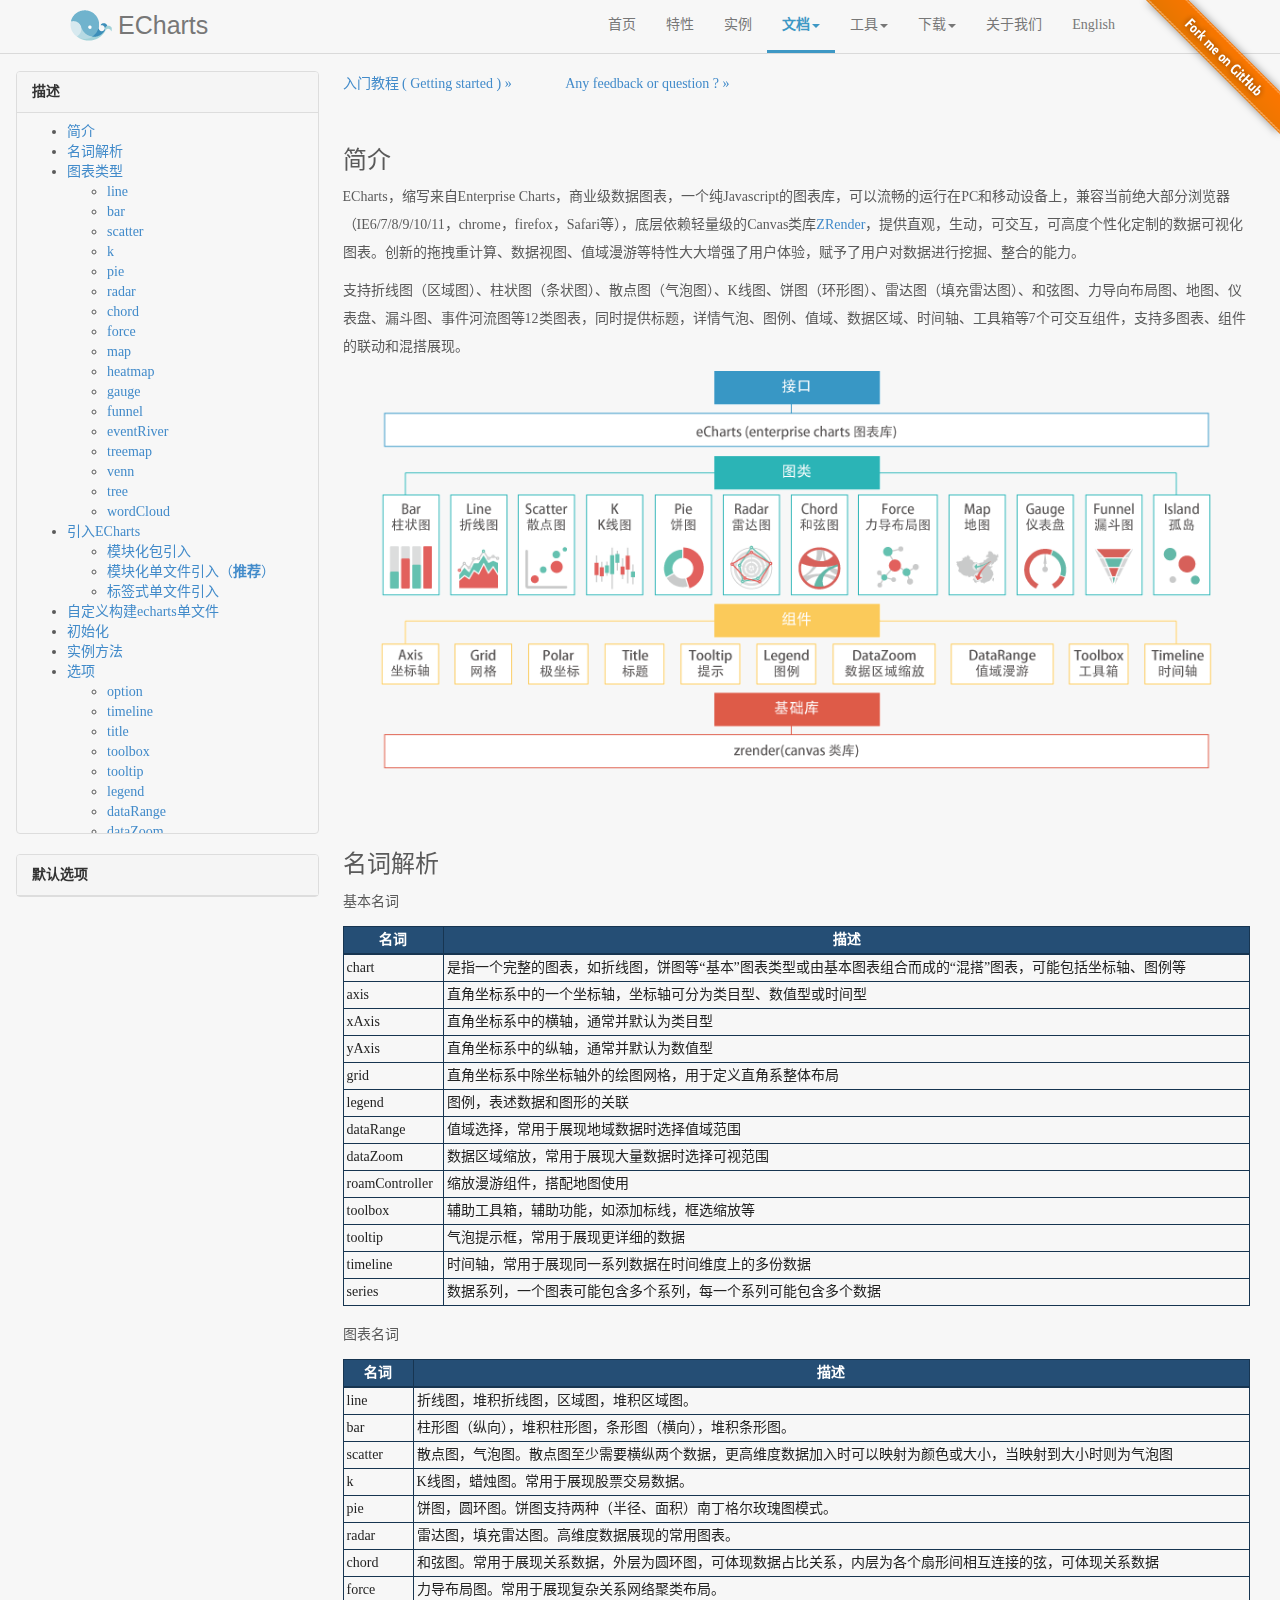
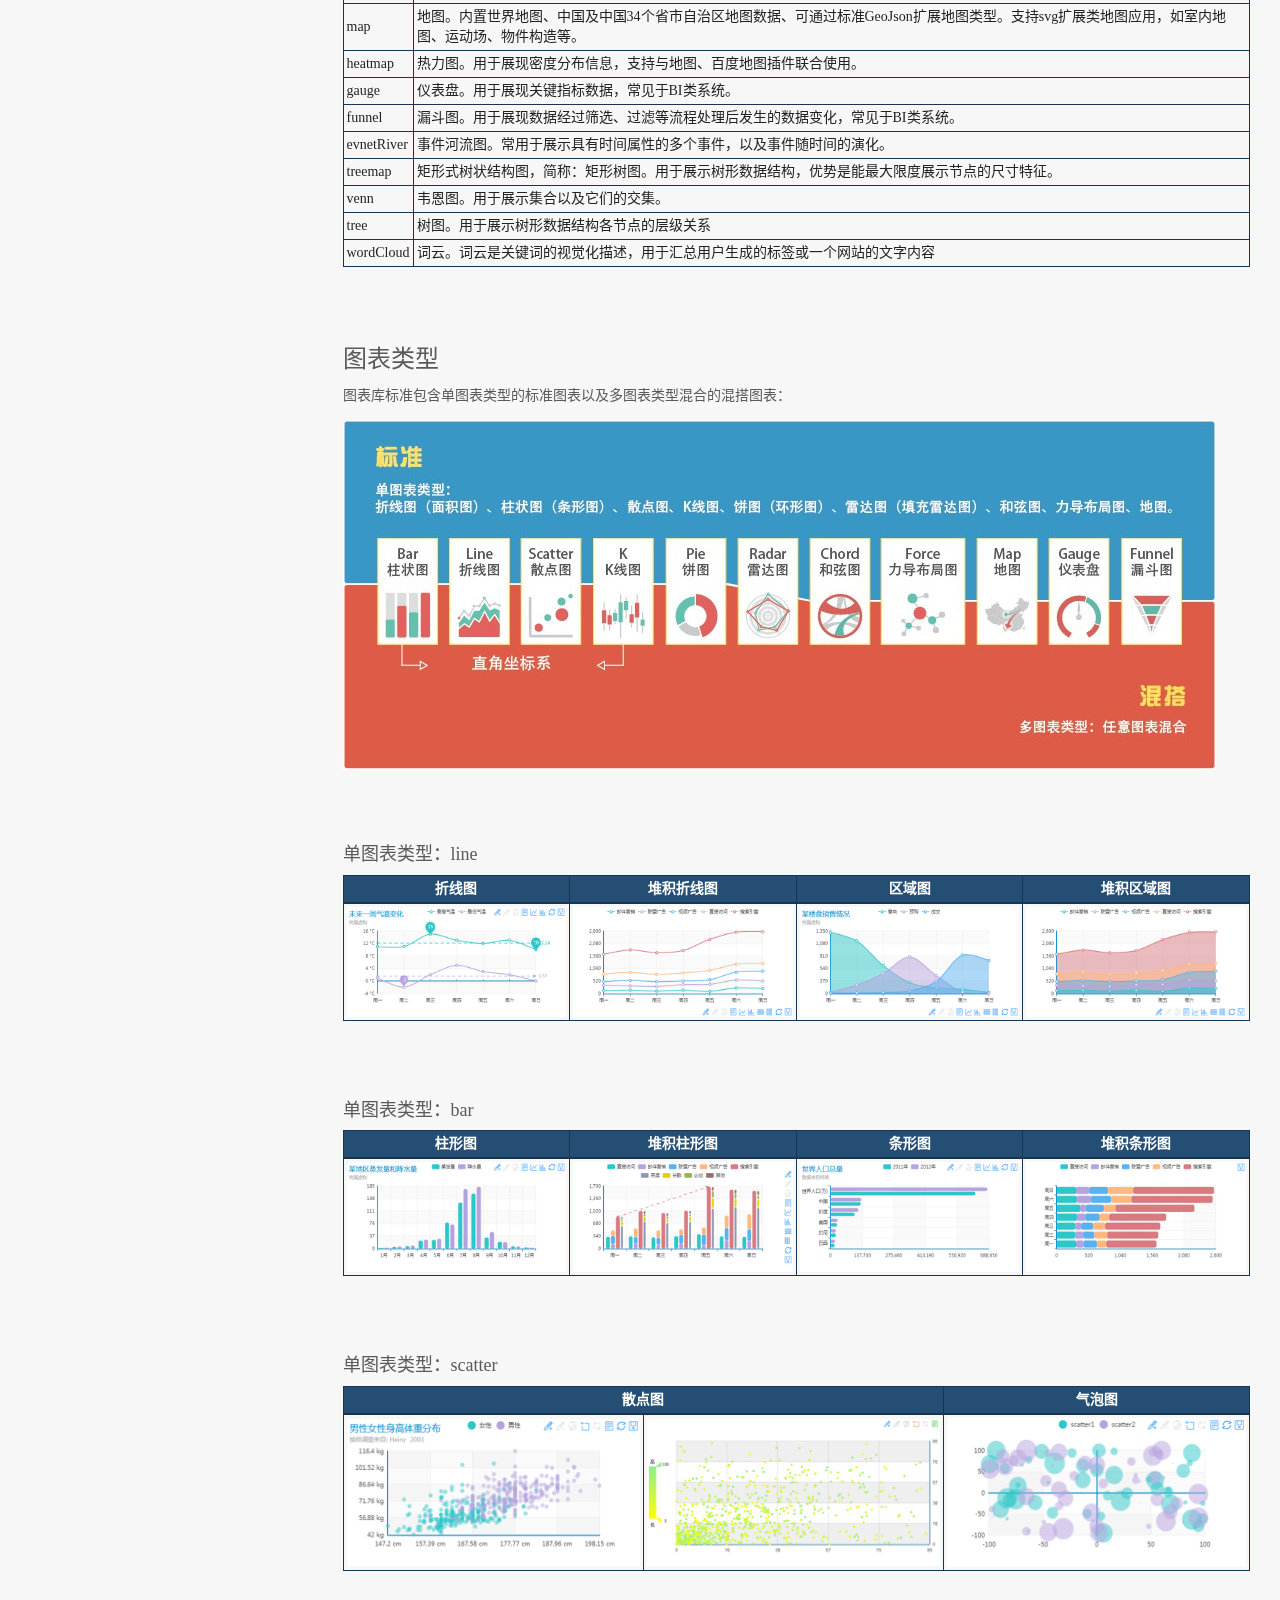
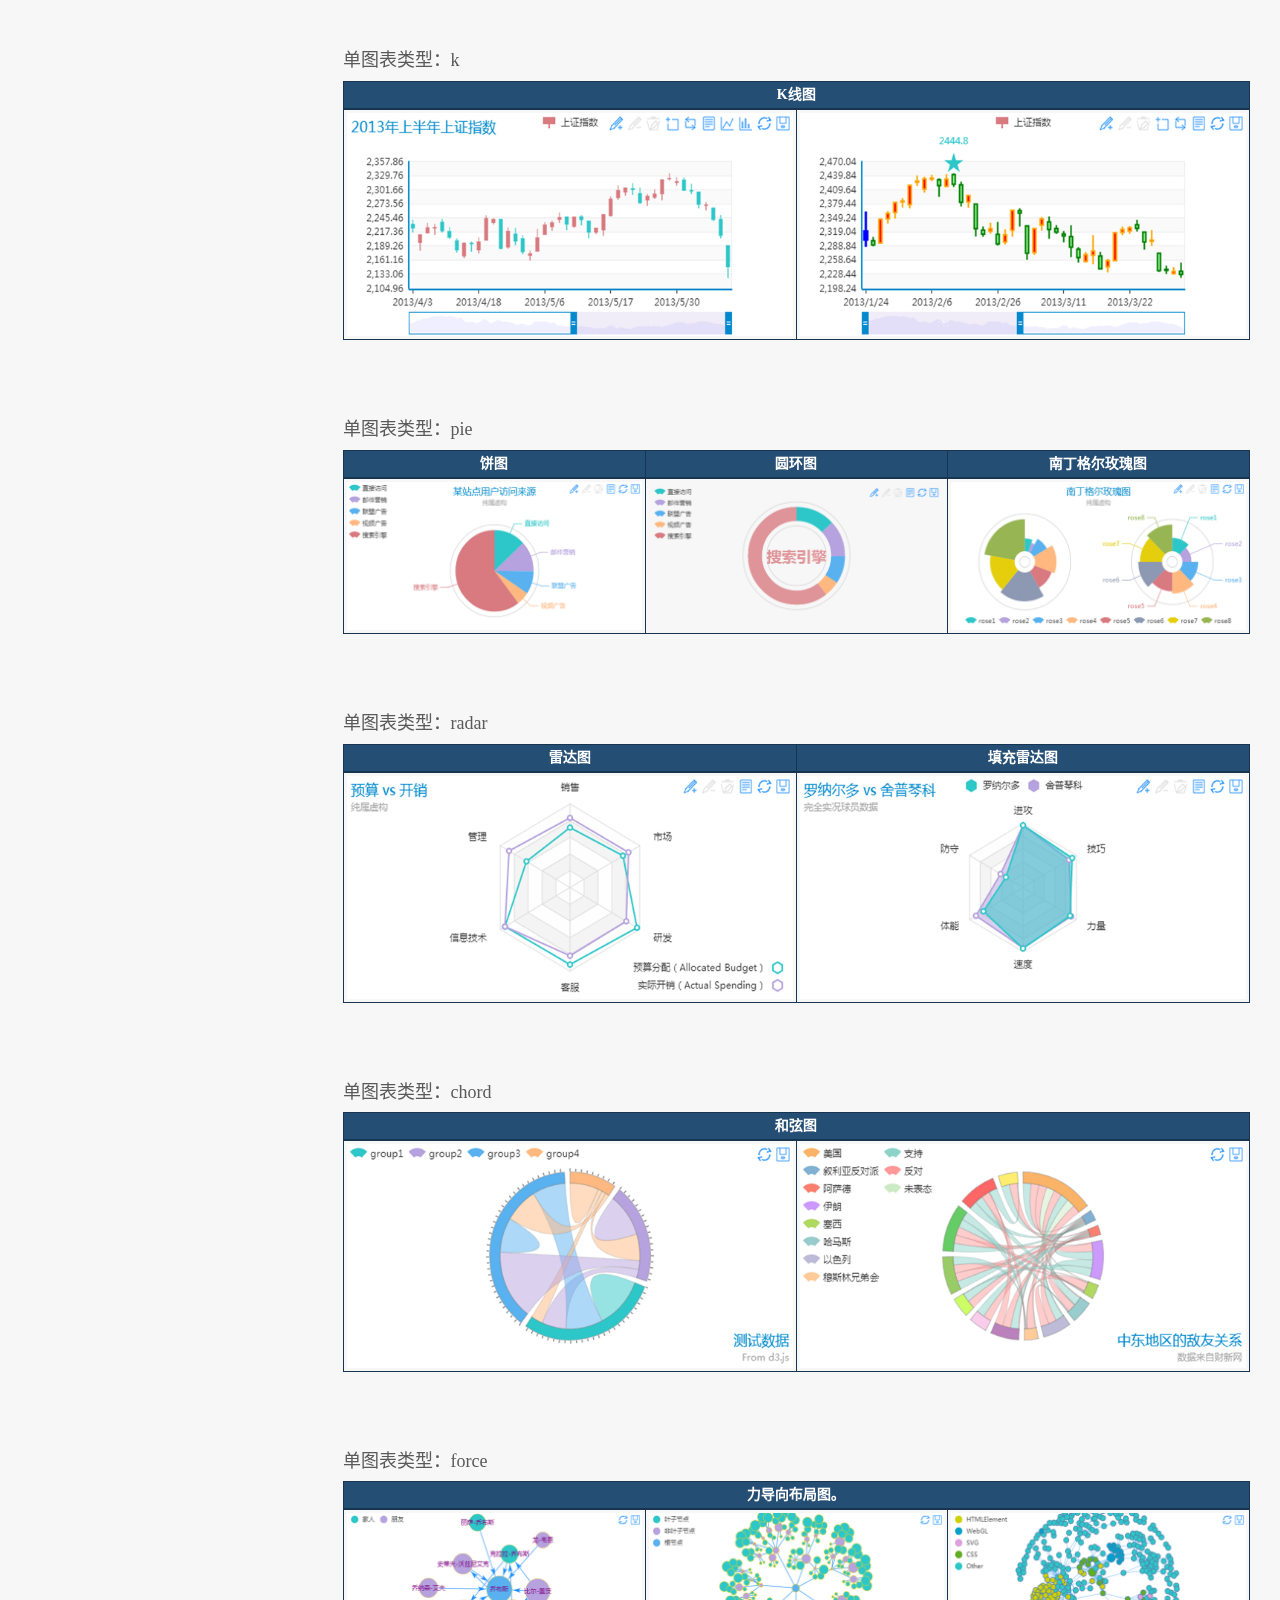
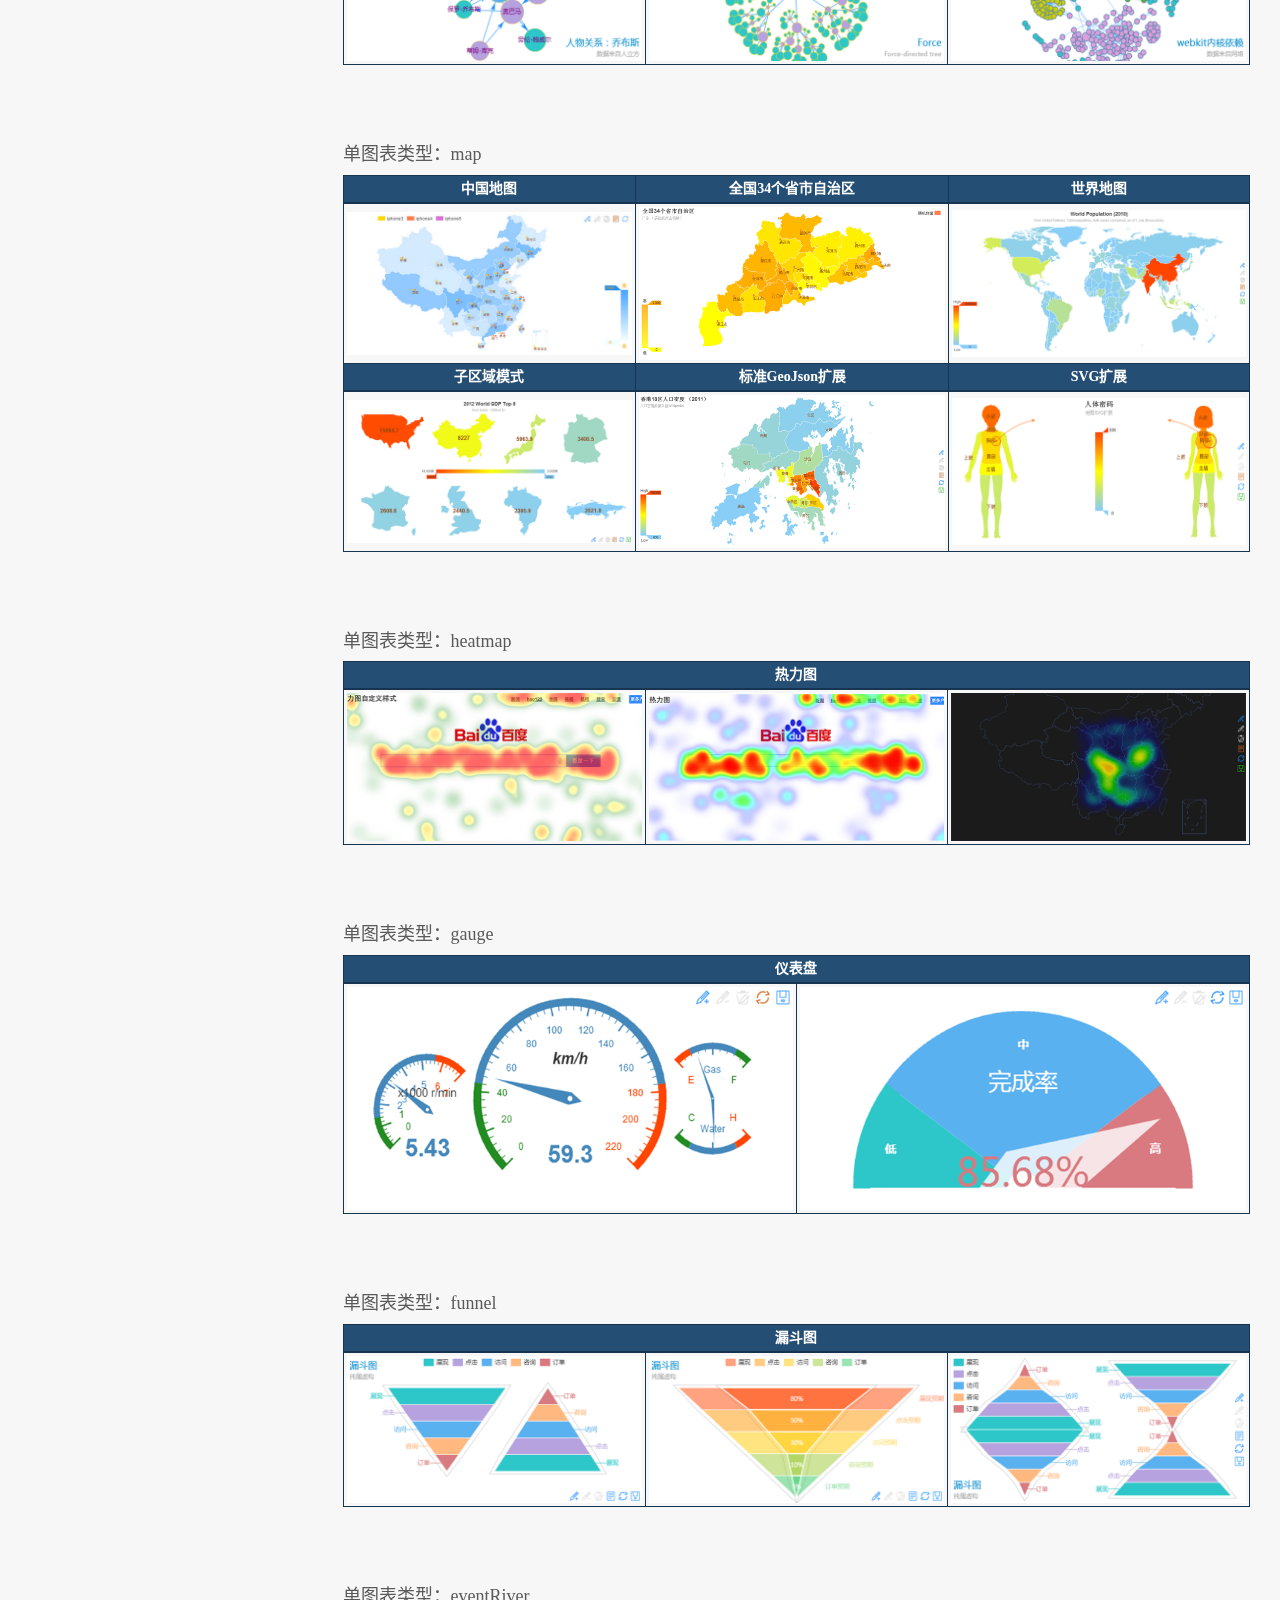
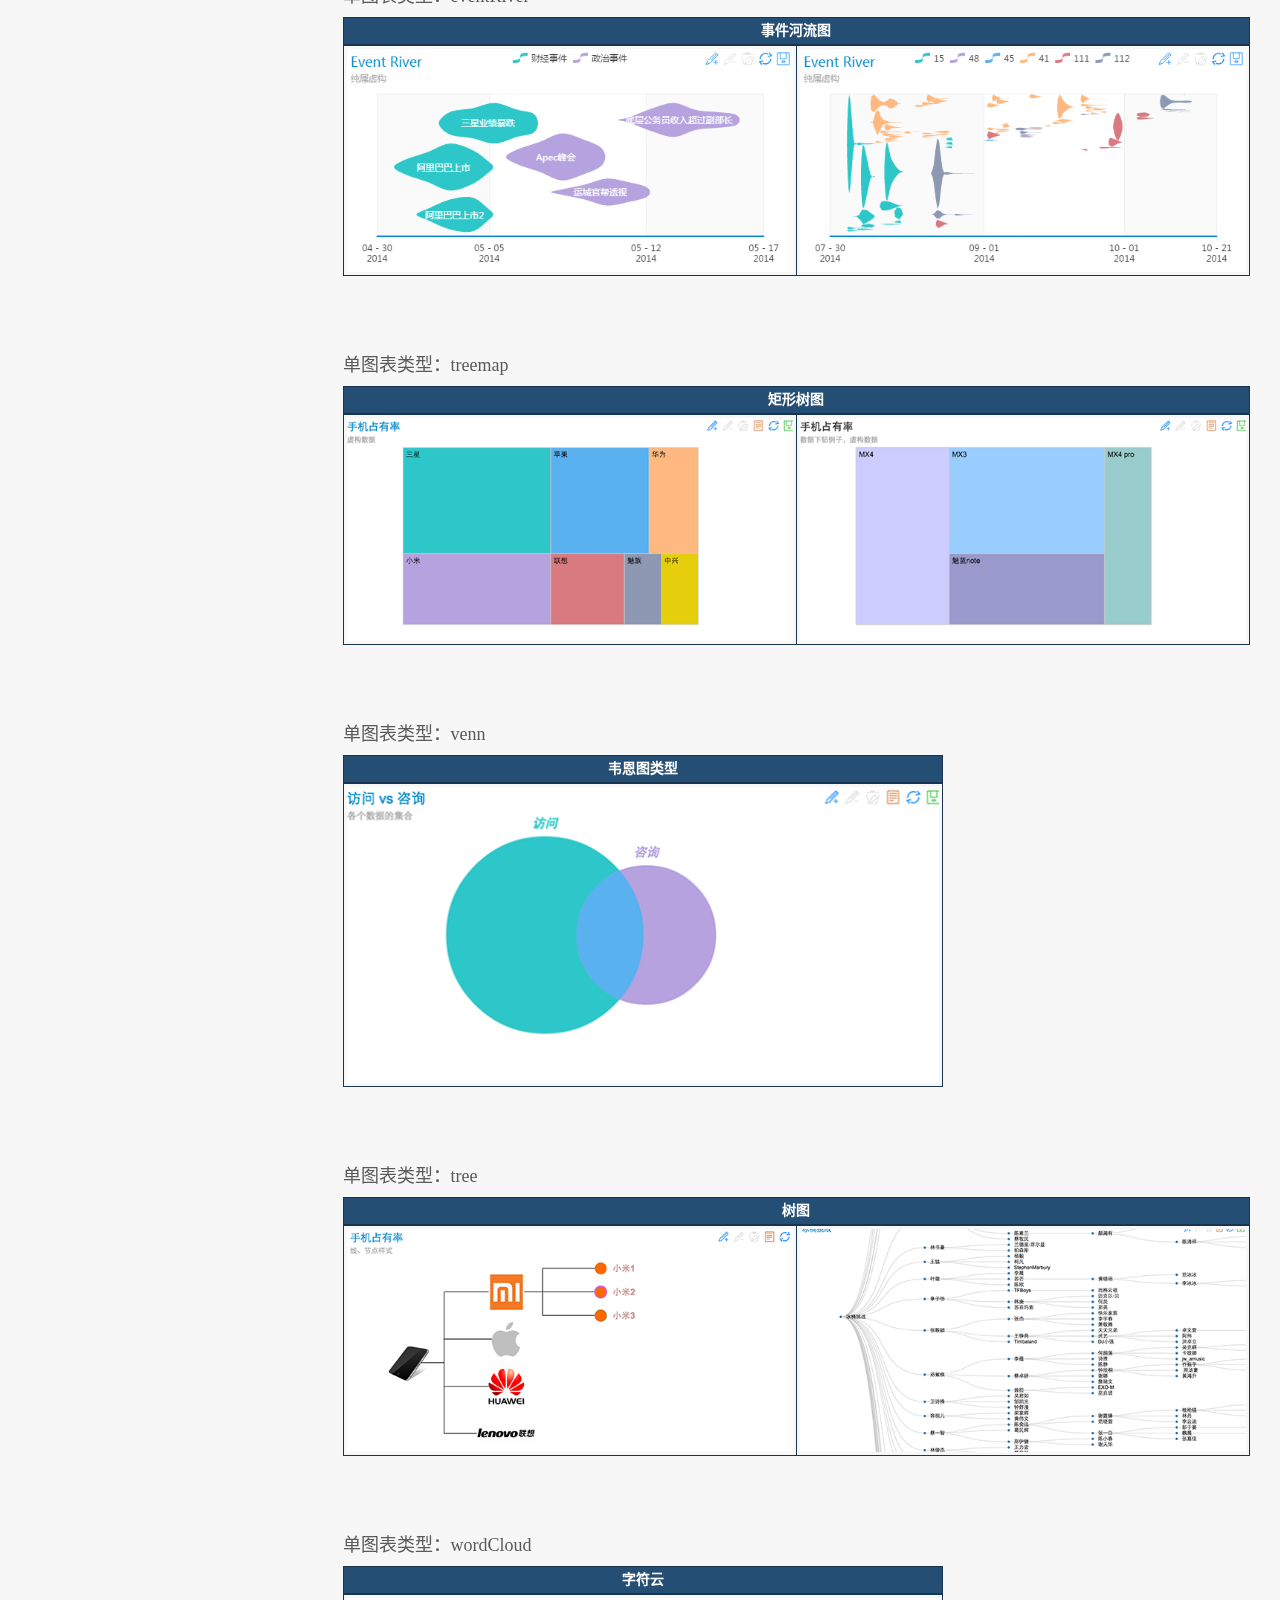
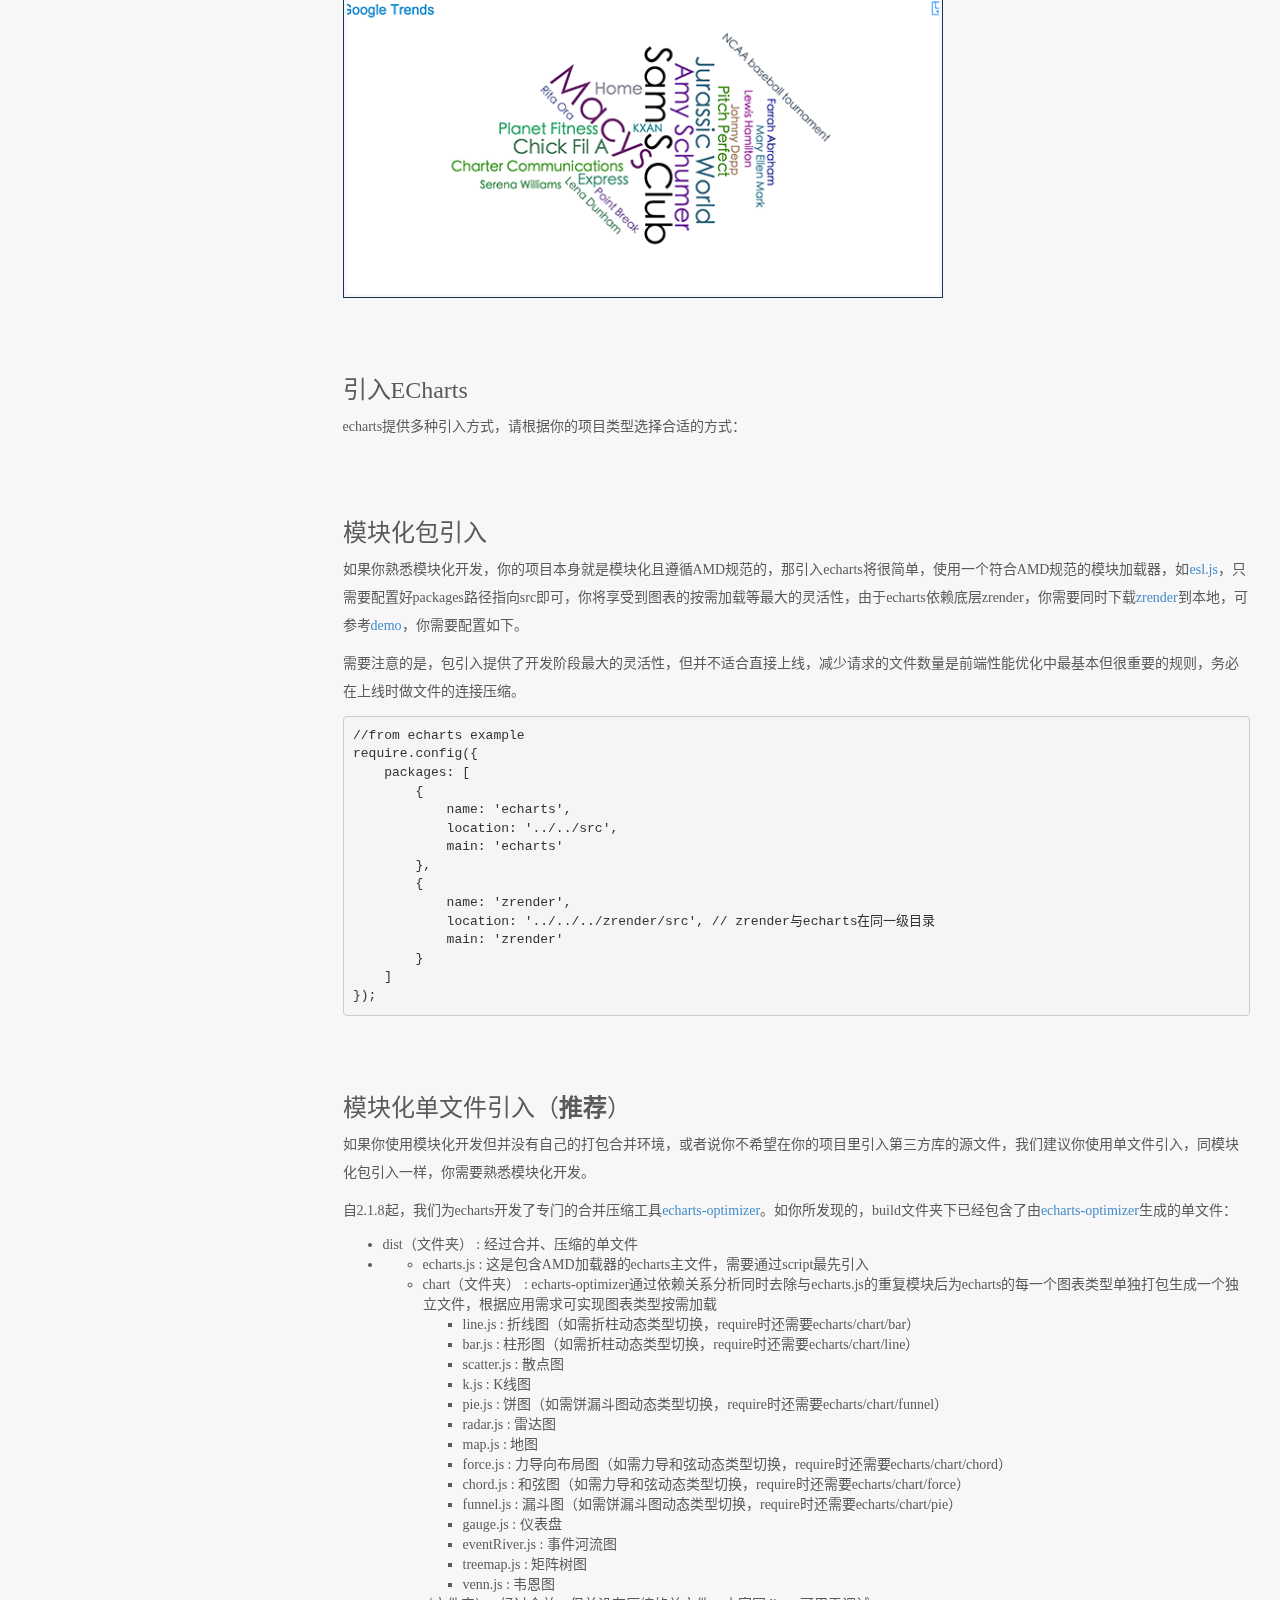
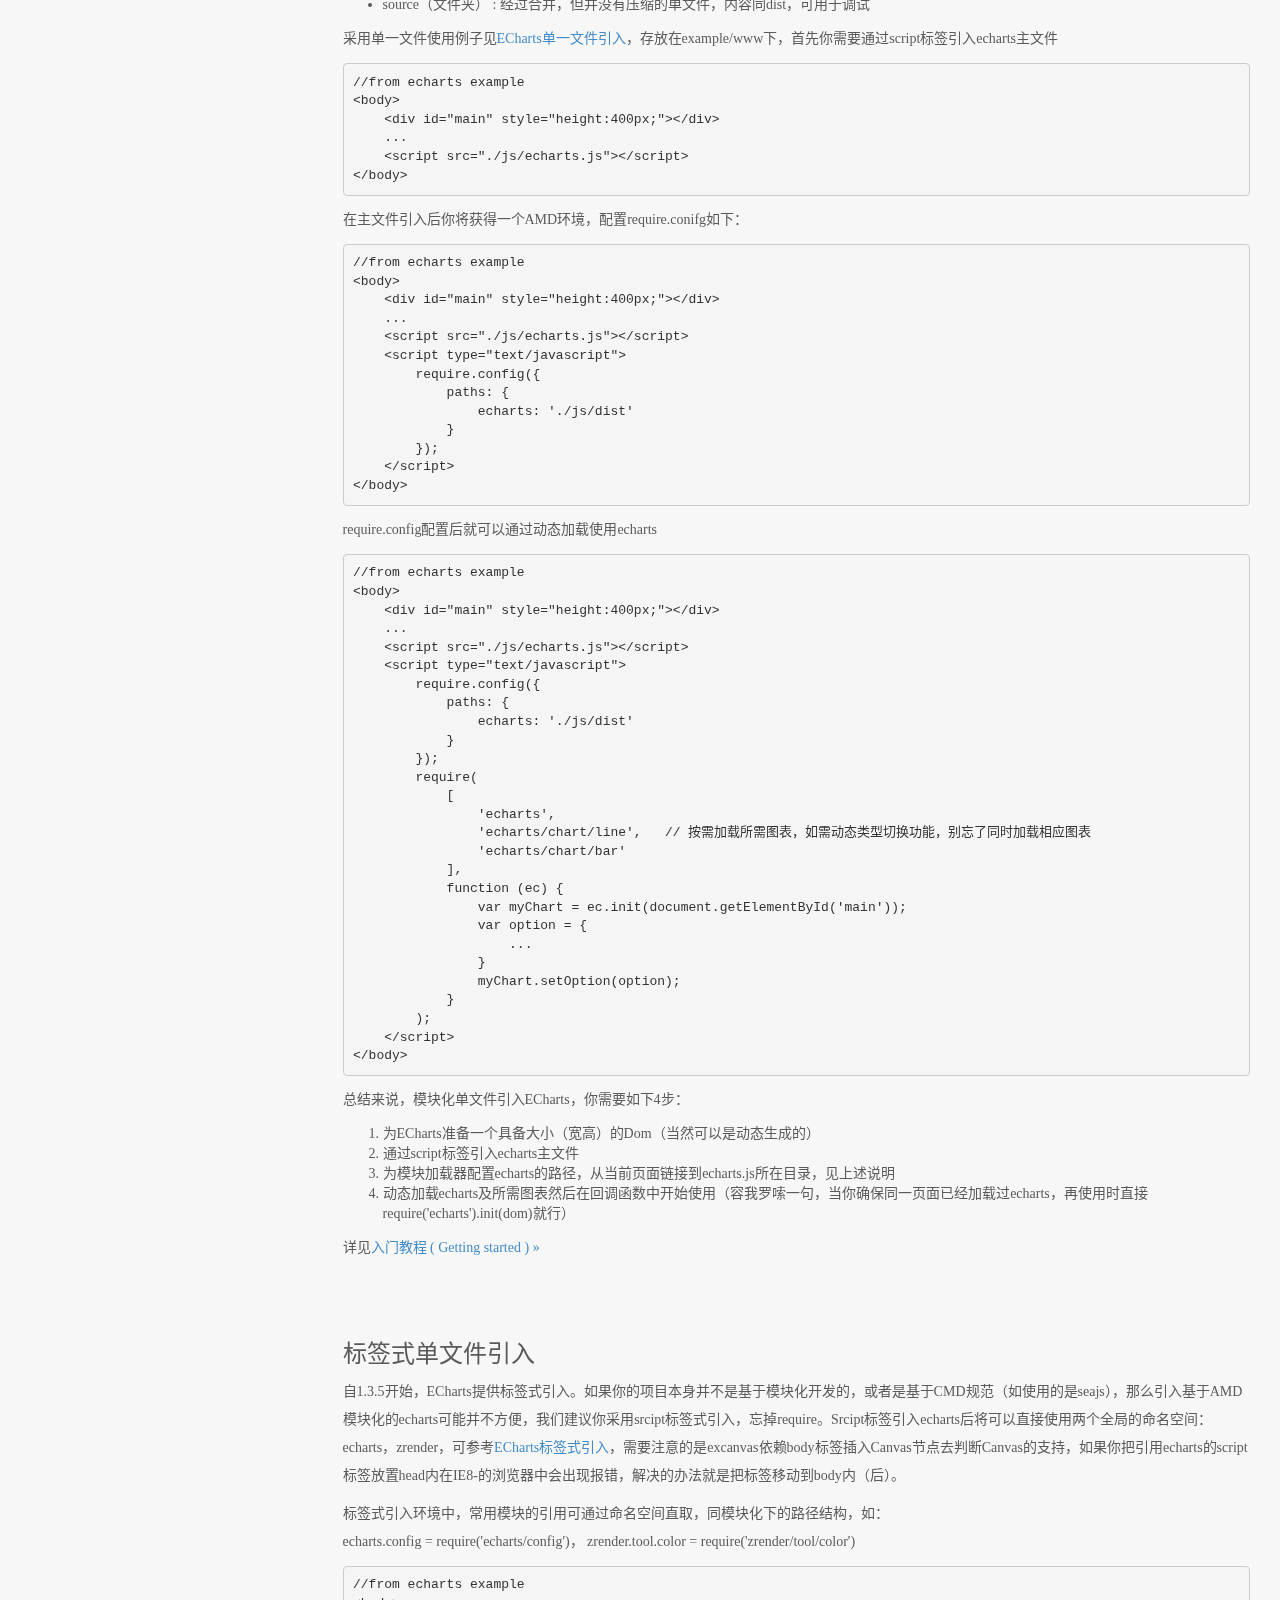
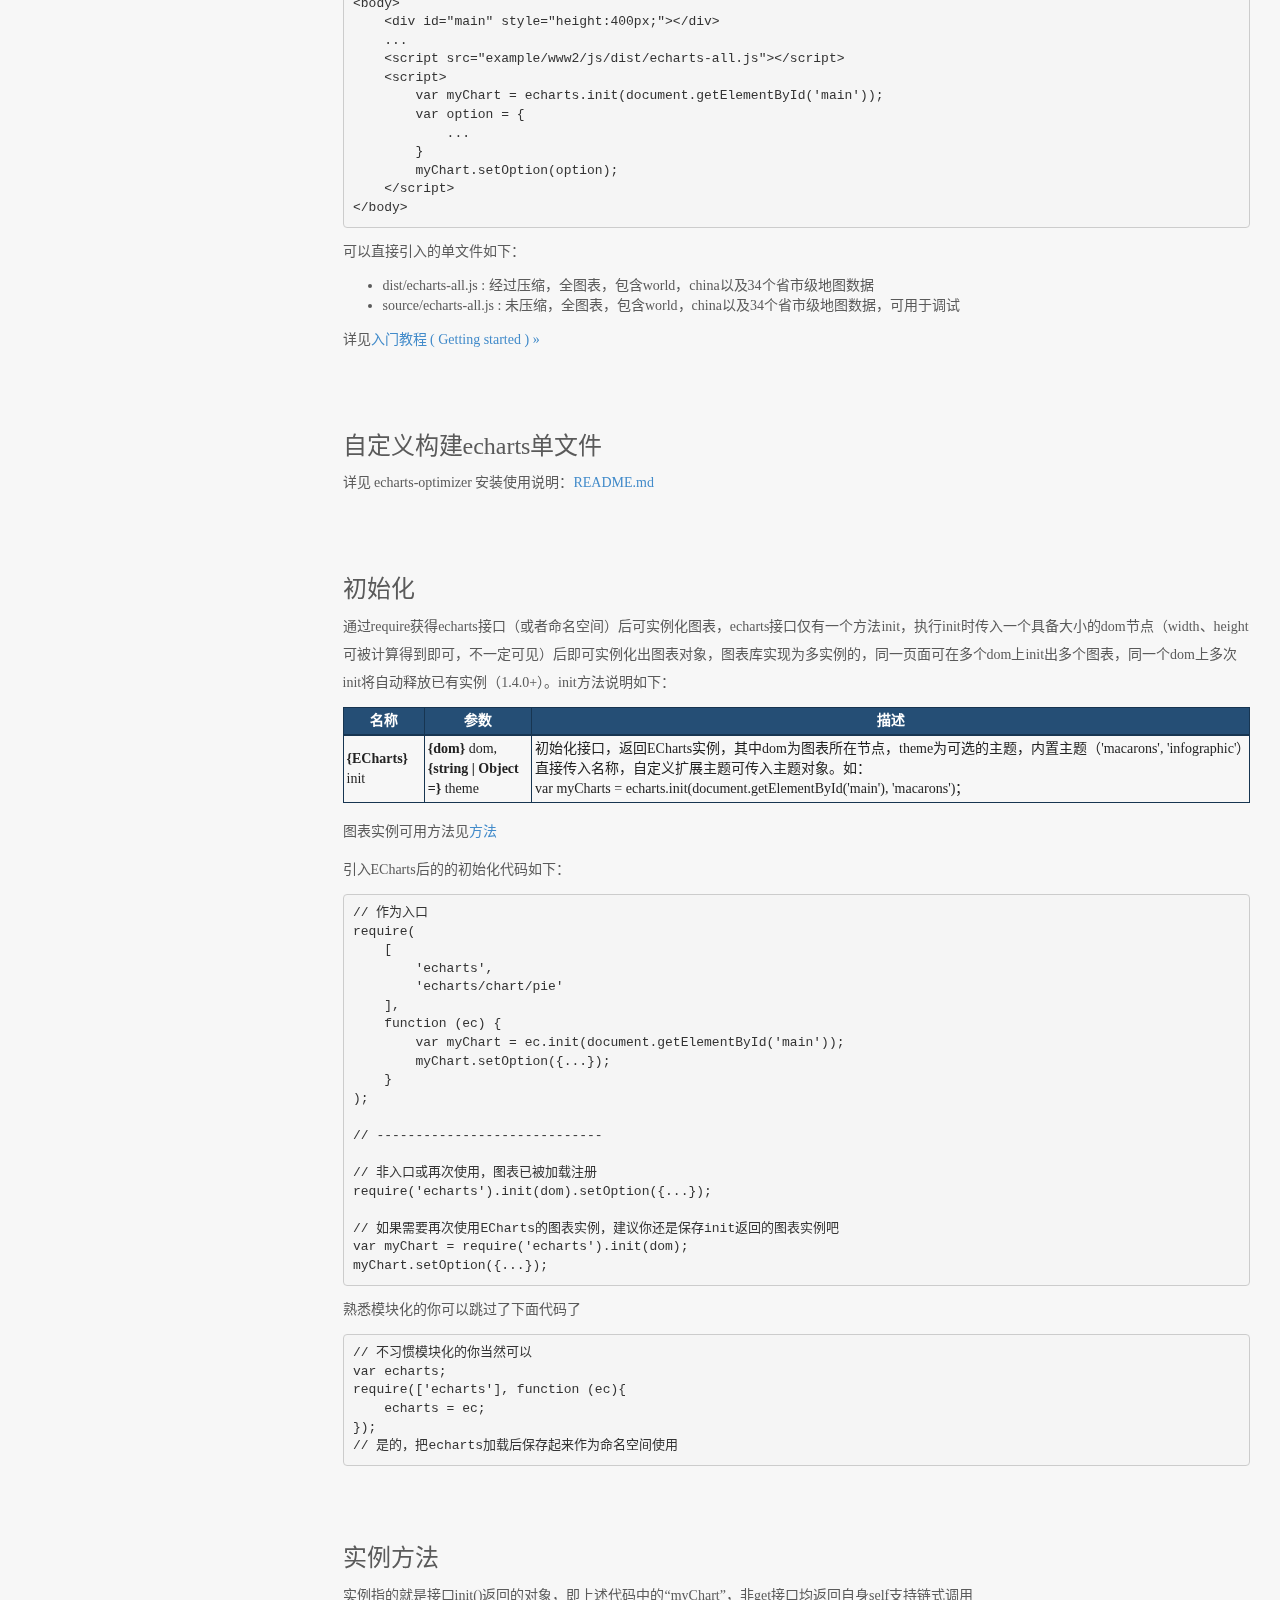
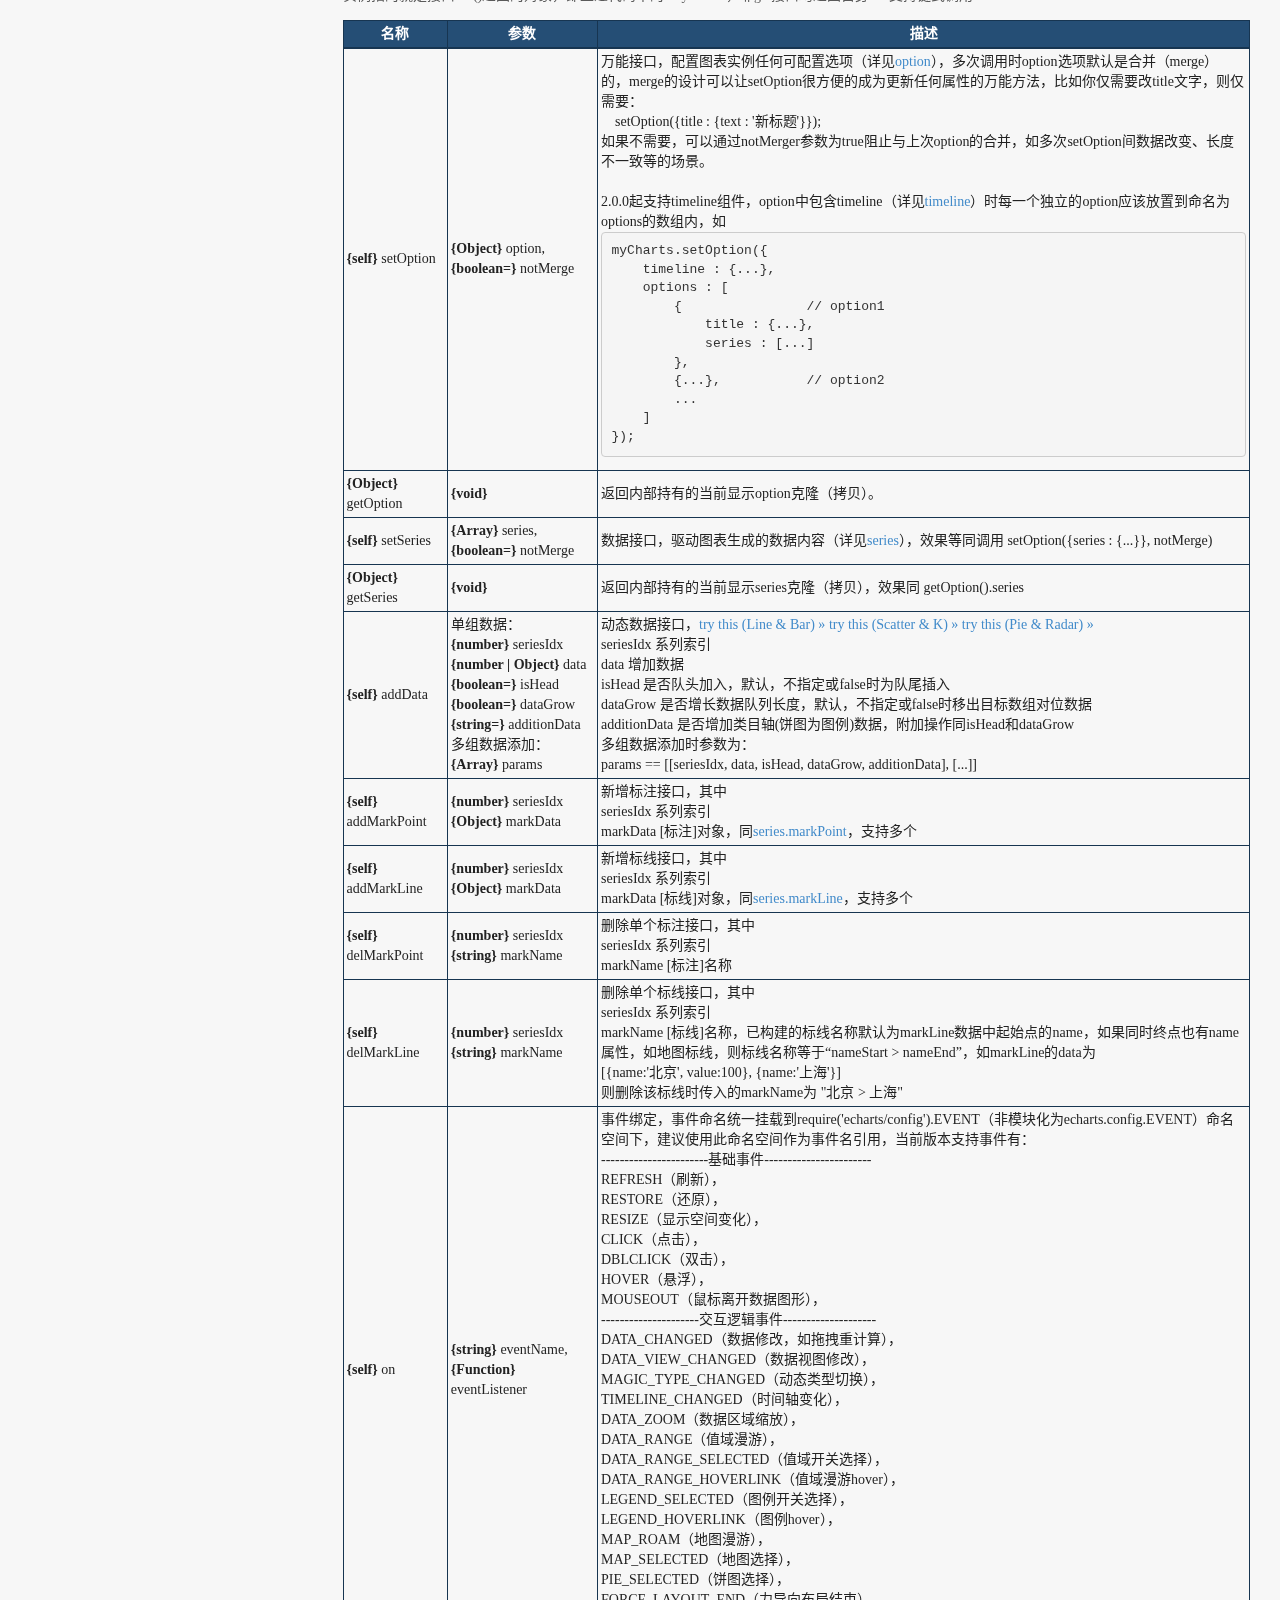
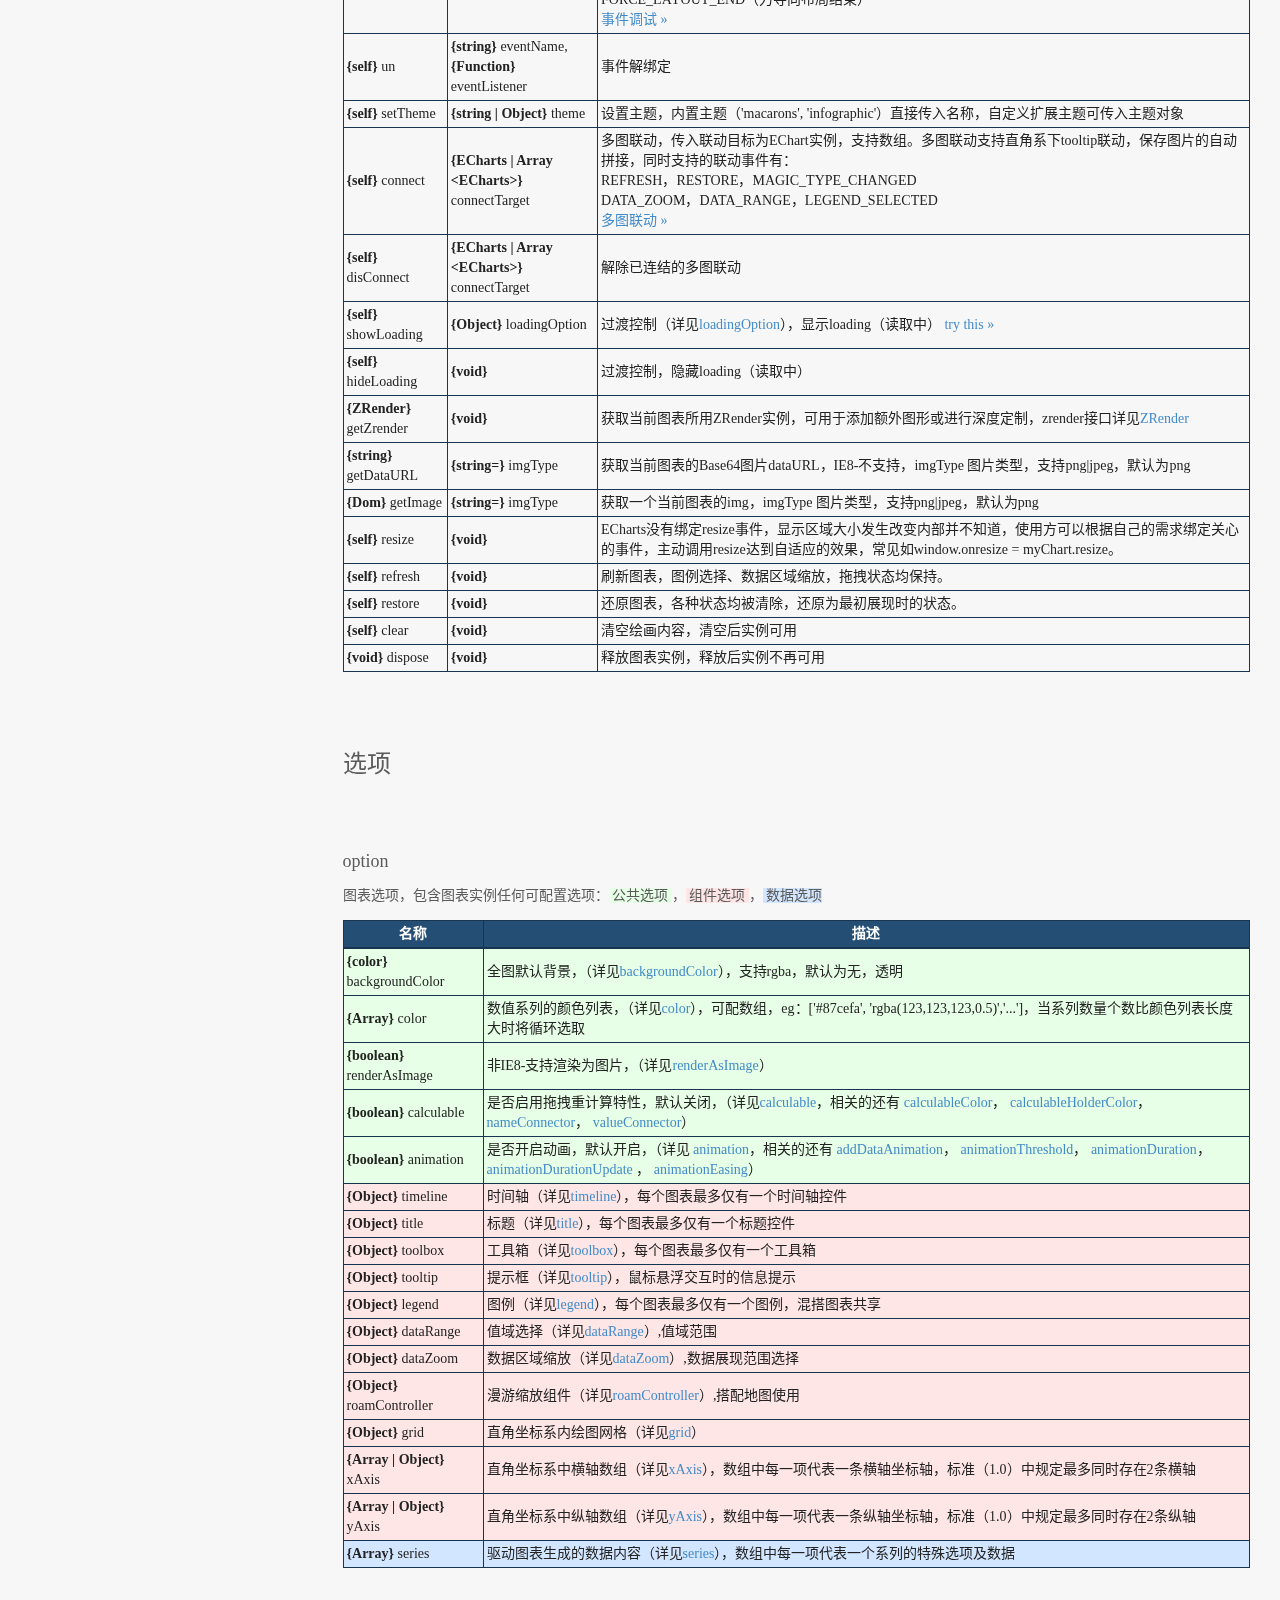
<file: doc/doc.html>
<!DOCTYPE html>
<html lang="zh-cn">
  <head>
    <meta charset="utf-8">
    <meta http-equiv="X-UA-Compatible" content="IE=edge">
    <meta name="viewport" content="width=device-width, initial-scale=1.0">
    <meta name="description" content="ECharts">
    <meta name="author" content="kener.linfeng@gmail.com">
    <title>ECharts · Doc</title>

    <link rel="shortcut icon" href="./asset/ico/favicon.png">

    <link href="./asset/css/font-awesome.min.css" rel="stylesheet">
    <link href="./asset/css/bootstrap.css" rel="stylesheet">
    <link href="./asset/css/carousel.css" rel="stylesheet">
    <link href="./asset/css/echartsHome.css" rel="stylesheet">
    <!-- HTML5 shim and Respond.js IE8 support of HTML5 elements and media queries -->
    <!--[if lt IE 9]>
      <script src="https://oss.maxcdn.com/html5shiv/3.7.2/html5shiv.min.js"></script>
      <script src="https://oss.maxcdn.com/respond/1.4.2/respond.min.js"></script>
    <![endif]-->
</head>

<body>
    <!-- Fixed navbar -->
    <div class="navbar navbar-default navbar-fixed-top" role="navigation" id="head"></div>

    <div class="container-fluid">
        <div class="row-fluid">
            <div class="col-md-3">
                <div class="affix panel col-md-3" id="accordion">
                  <div class="panel panel-default">
                    <div class="panel-heading">
                      <div class="accordion-toggle" data-toggle="collapse" data-parent="#accordion" href="#collapse-description">
                        <strong>描述</strong>
                      </div>
                    </div>
                    <div id="collapse-description" class="panel-collapse collapse in">
                      <div class="panel-body">
                        <div id="toc">
                        <ul>
                            <li><a href="#简介">简介</a></li>
                            <li><a href="#名词解析">名词解析</a></li>
                            <li><a href="#图表类型">图表类型</a></li>
                            <ul>
                                <li><a href="#Line">line</a></li>
                                <li><a href="#Bar">bar</a></li>
                                <li><a href="#Scatter">scatter</a></li>
                                <li><a href="#K">k</a></li>
                                <li><a href="#Pie">pie</a></li>
                                <li><a href="#Radar">radar</a></li>
                                <li><a href="#Chord">chord</a></li>
                                <li><a href="#Force">force</a></li>
                                <li><a href="#Map">map</a></li>
                                <li><a href="#Heatmap">heatmap</a></li>
                                <li><a href="#Gauge">gauge</a></li>
                                <li><a href="#Funnel">funnel</a></li>
                                <li><a href="#eventRiver">eventRiver</a></li>
                                <li><a href="#treemap">treemap</a></li>
                                <li><a href="#venn">venn</a></li>
                                <li><a href="#treeChart">tree</a></li>
                                <li><a href="#wordCloud">wordCloud</a></li>
                            </ul>
                            <li><a href="#引入ECharts">引入ECharts</a></li>
                            <ul>
                                <li><a href="#引入ECharts1">模块化包引入</a></li>
                                <li><a href="#引入ECharts2">模块化单文件引入（<b>推荐</b>）</a></li>
                                <li><a href="#引入ECharts3">标签式单文件引入</a></li>
                            </ul>
                            <li><a href="#自定义构建echarts单文件">自定义构建echarts单文件</a></li>
                            <li><a href="#初始化">初始化</a></li>
                            <li><a href="#实例方法">实例方法</a></li>
                            <li><a href="#选项">选项</a></li>
                            <ul>
                                <li><a href="#Option">option</a></li>
                                <li><a href="#Timeline">timeline</a></li>
                                <li><a href="#Title">title</a></li>
                                <li><a href="#Toolbox">toolbox</a></li>
                                <li><a href="#Tooltip">tooltip</a></li>
                                <li><a href="#Legend">legend</a></li>
                                <li><a href="#DataRange">dataRange</a></li>
                                <li><a href="#DataZoom">dataZoom</a></li>
                                <li><a href="#RoamController">roamController</a></li>
                                <li><a href="#Grid">grid</a></li>
                                <li><a href="#Xaxis">xAxis</a></li>
                                <li><a href="#Yaxis">yAxis</a></li>
                                <li><a href="#Axis">axis</a></li>
                                <ul>
                                    <li><a href="#AxisAxisline">axisLine</a></li>
                                    <li><a href="#AxisAxistick">axisTick</a></li>
                                    <li><a href="#AxisAxislabel">axisLabel</a></li>
                                    <li><a href="#AxisSplitline">splitLine</a></li>
                                    <li><a href="#AxisSplitarea">splitArea</a></li>
                                    <li><a href="#AxisData">data</a></li>
                                </ul>
                                <li><a href="#Polar">polar</a></li>
                                <li><a href="#Series">series（通用）</a></li>
                                <ul>
                                    <li><a href="#SeriesCartesian">series（直角系）</a></li>
                                    <li><a href="#SeriesPie">series（饼图）</a></li>
                                    <li><a href="#SeriesRadar">series（雷达图）</a></li>
                                    <li><a href="#SeriesMap">series（地图）</a></li>
                                    <li><a href="#SeriesHeatmap">series（热力图）</a></li>
                                    <li><a href="#SeriesForce">series（力导向布局图）</a></li>
                                    <li><a href="#SeriesChord">series（和弦图）</a></li>
                                    <li><a href="#SeriesGauge">series（仪表盘）</a></li>
                                    <li><a href="#SeriesFunnel">series（漏斗图）</a></li>
                                    <li><a href="#SeriesEventRiver">series（事件河流图）</a></li>
                                    <li><a href="#SeriesTreemap">series（矩形树图）</a></li>
                                    <li><a href="#SeriesTree">series（树图）</a></li>
                                    <li><a href="#SeriesVenn">series（维恩图）</a></li>
                                    <li><a href="#SeriesWordCloud">series（字符云）</a></li>
                                    <li><a href="#SeriesData">data</a></li>
                                    <li><a href="#SeriesMarkPoint">markPoint</a></li>
                                    <ul>
                                        <li><a href="#SeriesMarkPointData">data</a></li>
                                    </ul>
                                    <li><a href="#SeriesMarkLine">markLine</a></li>
                                    <ul>
                                        <li><a href="#SeriesMarkLineData">data</a></li>
                                    </ul>
                                </ul>
                                <li><a href="#ItemStyle">itemStyle</a></li>
                                <li><a href="#LineStyle">lineStyle</a></li>
                                <li><a href="#AreaStyle">areaStyle</a></li>
                                <li><a href="#TextStyle">textStyle</a></li>
                                <li><a href="#Loadingoption">loadingOption</a></li>
                                <li><a href="#NoDataLoadingOption">noDataLoadingOption</a></li>
                                <li><a href="#BackgroundColor">backgroundColor</a></li>
                                <li><a href="#Color">color</a></li>
                                <li><a href="#SymbolList">symbolList</a></li>
                                <li><a href="#RenderAsImage">renderAsImage</a></li>
                                <li><a href="#Calculable">calculable</a></li>
                                <li><a href="#CalculableColor">calculableColor</a></li>
                                <li><a href="#CalculableHolderColor">calculableHolderColor</a></li>
                                <li><a href="#NameConnector">nameConnector</a></li>
                                <li><a href="#ValueConnector">valueConnector</a></li>
                                <li><a href="#Animation">animation</a></li>
                                <li><a href="#AddDataAnimation">addDataAnimation</a></li>
                                <li><a href="#AnimationThreshold">animationThreshold</a></li>
                                <li><a href="#AnimationDuration">animationDuration</a></li>
                                <li>
                                    <a href="#animationDurationUpdate">animationDurationUpdate</a>
                                </li>
                                <li><a href="#AnimationEasing">animationEasing</a></li>
                            </ul>
                            <li><a href="#图数据表示">图数据表示</a></li>
                            <ul>
                                <li><a href="#categories">categories</a></li>
                                <li><a href="#nodes(data)">nodes(data)</a></li>
                                <li><a href="#GraphLinks">links</a></li>
                                <li><a href="#GraphMatrix">matrix</a></li>
                            </ul>
                            <li><a href="#多级控制设计">多级控制设计</a></li>
                            <li><a href="#附录地图扩展">附录：地图扩展</a></li>
                            <li><a href="#附录组件图表实例接口">附录：组件和图表的实例接口</a></li>
                            <ul>
                                <li><a href="#附录组件实例接口">组件实例接口</a></li>
                                <ul>
                                    <li><a href="#TimelineInterface">timeline</a></li>
                                    <li><a href="#TooltipInterface">tooltip</a></li>
                                    <li><a href="#LegendInterface">legend</a></li>
                                    <li><a href="#DataRangeInterface">dataRange</a></li>
                                    <li><a href="#DataZoomInterface">dataZoom</a></li>
                                    <li><a href="#GridInterface">grid</a></li>
                                    <li><a href="#AxisInterface">xAxis/yAxis</a></li>
                                    <li><a href="#CategoryAxisInterface">categoryAxis</a></li>
                                    <li><a href="#ValueAxisInterface">valueAxis</a></li>
                                    <li><a href="#PolarInterface">polar</a></li>
                                </ul>
                                <li><a href="#附录图表实例接口">图表实例接口</a></li>
                                <ul>
                                    <li><a href="#MapInterface">map</a></li>
                                </ul>
                            </ul>
                            <li><a href="#附录一个直观的事例">附录：一个直观的事例</a></li>
                        </ul>
                        </div>
                      </div>
                    </div>
                  </div>
                  <div class="panel panel-default">
                    <div class="panel-heading">
                      <div class="accordion-toggle" data-toggle="collapse" data-parent="#accordion" href="#collapse-config">
                        <strong>默认选项</strong>
                      </div>
                    </div>
                    <div id="collapse-config" class="panel-collapse collapse">
                      <div class="panel-body">
                        <div id="config"></div>
                      </div>
                    </div>
                  </div>
              </div><!--/.well -->
            </div>
            <div class="col-md-9">
                <p style="margin:20px 0 -30px 0">
                    <a href="./start.html" target="_blank" style="margin-right: 50px;">入门教程 ( Getting started ) »</a>
                    <a href="https://github.com/ecomfe/echarts/issues?page=1&state=open" target="_blank">Any feedback or question ? »</a>
                </p>
                <div id="doc">
                    <h3>简介<a name="简介"> </a></h3>
                    <p>ECharts，缩写来自Enterprise Charts，商业级数据图表，一个纯Javascript的图表库，可以流畅的运行在PC和移动设备上，兼容当前绝大部分浏览器（IE6/7/8/9/10/11，chrome，firefox，Safari等），底层依赖轻量级的Canvas类库<a href="http://ecomfe.github.io/zrender/" target="_blank">ZRender</a>，提供直观，生动，可交互，可高度个性化定制的数据可视化图表。创新的拖拽重计算、数据视图、值域漫游等特性大大增强了用户体验，赋予了用户对数据进行挖掘、整合的能力。</P>
                    <p>支持折线图（区域图）、柱状图（条状图）、散点图（气泡图）、K线图、饼图（环形图）、雷达图（填充雷达图）、和弦图、力导向布局图、地图、仪表盘、漏斗图、事件河流图等12类图表，同时提供标题，详情气泡、图例、值域、数据区域、时间轴、工具箱等7个可交互组件，支持多图表、组件的联动和混搭展现。</P>
                    <img src="asset/img/architecture.png"  alt="Echarts Architecture"/>
                    <h3>名词解析<a name="名词解析"> </a></h3>
                    <p>基本名词</p>
                    <table cellspacing="0" class="ADoc_table full">
                        <tr>
                            <th> 名词 </th>
                            <th> 描述 </th>
                        </tr>
                        <tr>
                            <td> chart </td>
                            <td> 是指一个完整的图表，如折线图，饼图等“基本”图表类型或由基本图表组合而成的“混搭”图表，可能包括坐标轴、图例等 </td>
                        </tr>
                        <tr>
                            <td> axis </td>
                            <td> 直角坐标系中的一个坐标轴，坐标轴可分为类目型、数值型或时间型 </td>
                        </tr>
                        <tr>
                            <td> xAxis </td>
                            <td> 直角坐标系中的横轴，通常并默认为类目型 </td>
                        </tr>
                        <tr>
                            <td> yAxis </td>
                            <td> 直角坐标系中的纵轴，通常并默认为数值型 </td>
                        </tr>
                        <tr>
                            <td> grid </td>
                            <td> 直角坐标系中除坐标轴外的绘图网格，用于定义直角系整体布局 </td>
                        </tr>
                        <tr>
                            <td> legend </td>
                            <td> 图例，表述数据和图形的关联 </td>
                        </tr>
                        <tr>
                            <td> dataRange </td>
                            <td> 值域选择，常用于展现地域数据时选择值域范围 </td>
                        </tr>
                        <tr>
                            <td> dataZoom </td>
                            <td> 数据区域缩放，常用于展现大量数据时选择可视范围 </td>
                        </tr>
                        <tr>
                            <td> roamController </td>
                            <td> 缩放漫游组件，搭配地图使用 </td>
                        </tr>
                        <tr>
                            <td> toolbox </td>
                            <td> 辅助工具箱，辅助功能，如添加标线，框选缩放等</td>
                        </tr>
                        <tr>
                            <td> tooltip </td>
                            <td> 气泡提示框，常用于展现更详细的数据 </td>
                        </tr>
                        <tr>
                            <td> timeline </td>
                            <td> 时间轴，常用于展现同一系列数据在时间维度上的多份数据 </td>
                        </tr>
                        <tr>
                            <td> series </td>
                            <td> 数据系列，一个图表可能包含多个系列，每一个系列可能包含多个数据 </td>
                        </tr>
                    </table>
                    <P> 图表名词</P>
                    <table cellspacing="0" class="ADoc_table full">
                        <tr>
                            <th> 名词 </th>
                            <th> 描述 </th>
                        </tr>
                        <tr>
                            <td> line </td>
                            <td> 折线图，堆积折线图，区域图，堆积区域图。 </td>
                        </tr>
                        <tr>
                            <td> bar </td>
                            <td> 柱形图（纵向），堆积柱形图，条形图（横向），堆积条形图。 </td>
                        </tr>
                        <tr>
                            <td> scatter </td>
                            <td> 散点图，气泡图。散点图至少需要横纵两个数据，更高维度数据加入时可以映射为颜色或大小，当映射到大小时则为气泡图 </td>
                        </tr>
                        <tr>
                            <td> k </td>
                            <td> K线图，蜡烛图。常用于展现股票交易数据。 </td>
                        </tr>
                        <tr>
                            <td> pie </td>
                            <td> 饼图，圆环图。饼图支持两种（半径、面积）南丁格尔玫瑰图模式。 </td>
                        </tr>
                        <tr>
                            <td> radar </td>
                            <td> 雷达图，填充雷达图。高维度数据展现的常用图表。</td>
                        </tr>
                        <tr>
                            <td> chord </td>
                            <td> 和弦图。常用于展现关系数据，外层为圆环图，可体现数据占比关系，内层为各个扇形间相互连接的弦，可体现关系数据 </td>
                        </tr>
                        <tr>
                            <td> force </td>
                            <td> 力导布局图。常用于展现复杂关系网络聚类布局。 </td>
                        </tr>
                        <tr>
                            <td> map </td>
                            <td> 地图。内置世界地图、中国及中国34个省市自治区地图数据、可通过标准GeoJson扩展地图类型。支持svg扩展类地图应用，如室内地图、运动场、物件构造等。 </td>
                        </tr>
                        <tr>
                            <td> heatmap </td>
                            <td> 热力图。用于展现密度分布信息，支持与地图、百度地图插件联合使用。 </td>
                        </tr>
                        <tr>
                            <td> gauge </td>
                            <td> 仪表盘。用于展现关键指标数据，常见于BI类系统。 </td>
                        </tr>
                        <tr>
                            <td> funnel </td>
                            <td> 漏斗图。用于展现数据经过筛选、过滤等流程处理后发生的数据变化，常见于BI类系统。</td>
                        </tr>
                        <tr>
                            <td> evnetRiver </td>
                            <td> 事件河流图。常用于展示具有时间属性的多个事件，以及事件随时间的演化。</td>
                        </tr>

                        <tr>
                            <td> treemap </td>
                            <td>
                            矩形式树状结构图，简称：矩形树图。用于展示树形数据结构，优势是能最大限度展示节点的尺寸特征。</td>
                        </tr>
                        <tr>
                            <td> venn </td>
                            <td>
                            韦恩图。用于展示集合以及它们的交集。</td>
                        </tr>
                        <tr>
                            <td> tree </td>
                            <td> 树图。用于展示树形数据结构各节点的层级关系</td>
                        </tr>
                        <tr>
                            <td> wordCloud </td>
                            <td> 词云。词云是关键词的视觉化描述，用于汇总用户生成的标签或一个网站的文字内容</td>
                        </tr>
                    </table>
                    <h3>图表类型<a name="图表类型"> </a></h3>
                    <P> 图表库标准包含单图表类型的标准图表以及多图表类型混合的混搭图表：</P>
                    <p><img src="./asset/img/doc/charts.jpg" title="标准图表类型" alt="标准图表类型"/></P>

                    <h4>单图表类型：line<a name="Line"> </a></h4>
                    <table cellspacing="0" class="ADoc_table full">
                        <tr>
                            <th> 折线图 </th>
                            <th> 堆积折线图 </th>
                            <th> 区域图 </th>
                            <th> 堆积区域图 </th>
                        </tr>
                        <tr>
                            <td><img src="./asset/img/example/line1.png" title="" alt="折线图"/></td>
                            <td><img src="./asset/img/example/line2.png" title="" alt="堆积折线图"/></td>
                            <td><img src="./asset/img/example/line3.png" title="" alt="区域图"/></td>
                            <td><img src="./asset/img/example/line4.png" title="" alt="堆积区域图"/></td>
                        </tr>
                    </table>

                    <h4>单图表类型：bar<a name="Bar"> </a></h4>
                    <table cellspacing="0" class="ADoc_table full">
                        <tr>
                            <th> 柱形图 </th>
                            <th> 堆积柱形图 </th>
                            <th> 条形图 </th>
                            <th> 堆积条形图 </th>
                        </tr>
                        <tr>
                            <td><img src="./asset/img/example/bar1.png" title="" alt="柱形图"/></td>
                            <td><img src="./asset/img/example/bar2.png" title="" alt="堆积柱形图"/></td>
                            <td><img src="./asset/img/example/bar3.png" title="" alt="条形图"/></td>
                            <td><img src="./asset/img/example/bar4.png" title="" alt="堆积条形图"/></td>
                        </tr>
                    </table>

                    <h4>单图表类型：scatter<a name="Scatter"> </a></h4>
                    <table cellspacing="0" class="ADoc_table full">
                        <tr>
                            <th colspan=2> 散点图 </th>
                            <th> 气泡图 </th>
                        </tr>
                        <tr>
                            <td><img src="./asset/img/example/scatter1.png" title="" alt="散点图"/></td>
                            <td><img src="./asset/img/example/dataRange1.png" title="" alt="散点图"/></td>
                            <td><img src="./asset/img/example/scatter2.png" title="" alt="气泡图"/></td>
                        </tr>
                    </table>

                    <h4>单图表类型：k<a name="K"> </a></h4>
                    <table cellspacing="0" class="ADoc_table full">
                        <tr>
                            <th colspan="2"> K线图 </th>
                        </tr>
                        <tr>
                            <td style="text-align:center"><img src="./asset/img/example/k1.png" title="" alt="K线图" /></td>
                            <td style="text-align:center"><img src="./asset/img/example/k.png" title="" alt="K线图" /></td>
                        </tr>
                    </table>

                    <h4>单图表类型：pie<a name="Pie"> </a></h4>
                    <table cellspacing="0" class="ADoc_table full">
                        <tr>
                            <th> 饼图 </th>
                            <th> 圆环图 </th>
                            <th> 南丁格尔玫瑰图</th>
                        </tr>
                        <tr>
                            <td><img src="./asset/img/example/pie1.png" title="" alt="饼图"/></td>
                            <td><img src="./asset/img/example/pie2.png" title="" alt="圆环图"/></td>
                            <td><img src="./asset/img/example/pie4.png" title="" alt="南丁格尔玫瑰图"/></td>
                        </tr>
                    </table>

                    <h4>单图表类型：radar<a name="Radar"> </a></h4>
                    <table cellspacing="0" class="ADoc_table full">
                        <tr>
                            <th> 雷达图 </th>
                            <th> 填充雷达图 </th>
                        </tr>
                        <tr>
                            <td><img src="./asset/img/example/radar1.png" title="" alt="雷达图"/></td>
                            <td><img src="./asset/img/example/radar2.png" title="" alt="填充雷达图"/></td>
                        </tr>
                    </table>

                    <h4>单图表类型：chord<a name="Chord"> </a></h4>
                    <table cellspacing="0" class="ADoc_table full">
                        <tr>
                            <th colspan="2"> 和弦图 </th>
                        </tr>
                        <tr>
                            <td><img src="./asset/img/example/chord1.png" title="" alt="和弦图"/></td>
                            <td><img src="./asset/img/example/chord2.png" title="" alt="和弦图"/></td>
                        </tr>
                    </table>

                    <h4>单图表类型：force<a name="Force"> </a></h4>
                    <table cellspacing="0" class="ADoc_table full">
                        <tr>
                            <th colspan="3"> 力导向布局图。 </th>
                        </tr>
                        <tr>
                            <td><img src="./asset/img/example/force1.png" title="" alt="力导向布局图"/></td>
                            <td><img src="./asset/img/example/force2.png" title="" alt="力导向布局图"/></td>
                            <td><img src="./asset/img/example/webkit-dep.png" title="" alt="力导向布局图"/></td>
                        </tr>
                    </table>

                    <h4>单图表类型：map<a name="Map"> </a></h4>
                    <table cellspacing="0" class="ADoc_table full">
                        <tr>
                            <th> 中国地图 </th>
                            <th> 全国34个省市自治区 </th>
                            <th> 世界地图</th>
                        </tr>
                        <tr>
                            <td><img src="./asset/img/example/map1.png" title="" alt="中国地图"/></td>
                            <td><img src="./asset/img/example/map3.png" title="" alt="全国34个省市自治区"/></td>
                            <td><img src="./asset/img/example/map4.png" title="" alt="世界地图"/></td>
                        </tr>
                        <tr>
                            <th> 子区域模式 </th>
                            <th> 标准GeoJson扩展 </th>
                            <th> SVG扩展</th>
                        </tr>
                        <tr>
                            <td><img src="./asset/img/example/map8.png" title="" alt="子区域模式"/></td>
                            <td><img src="./asset/img/example/map6.png" title="" alt="标准GeoJson扩展"/></td>
                            <td><img src="./asset/img/example/map16.png" title="" alt="SVG扩展"/></td>
                        </tr>
                    </table>

                    <h4>单图表类型：heatmap<a name="Heatmap"> </a></h4>
                    <table cellspacing="0" class="ADoc_table full">
                        <tr>
                            <th colspan="3"> 热力图 </th>
                        </tr>
                        <tr>
                            <td><img src="./asset/img/example/heatmap.png" title="" alt="热力图"/></td>
                            <td><img src="./asset/img/example/heatmap2.png" title="" alt="热力图"/></td>
                            <td><img src="./asset/img/example/heatmap_map.png" title="" alt="热力图"/></td>
                        </tr>
                    </table>

                    <h4>单图表类型：gauge<a name="Gauge"> </a></h4>
                    <table cellspacing="0" class="ADoc_table full">
                        <tr>
                            <th colspan=2> 仪表盘 </th>
                        </tr>
                        <tr>
                            <td><img src="./asset/img/example/gauge4.png" title="" alt="仪表盘"/></td>
                            <td><img src="./asset/img/example/gauge3.png" title="" alt="仪表盘"/></td>
                        </tr>
                    </table>

                    <h4>单图表类型：funnel<a name="Funnel"> </a></h4>
                    <table cellspacing="0" class="ADoc_table full">
                        <tr>
                            <th colspan=3> 漏斗图 </th>
                        </tr>
                        <tr>
                            <td><img src="./asset/img/example/funnel1.png" title="" alt="漏斗图"/></td>
                            <td><img src="./asset/img/example/funnel2.png" title="" alt="漏斗图"/></td>
                            <td><img src="./asset/img/example/funnel3.png" title="" alt="漏斗图"/></td>
                        </tr>
                    </table>

                    <h4>单图表类型：eventRiver<a name="eventRiver"> </a></h4>
                    <table cellspacing="0" class="ADoc_table full">
                        <tr>
                            <th colspan=3> 事件河流图 </th>
                        </tr>
                        <tr>
                            <td><img src="./asset/img/example/eventRiver1.png" title="" alt="事件河流图"/></td>
                            <td><img src="./asset/img/example/eventRiver2.png" title="" alt="事件河流图"/></td>
                        </tr>
                    </table>

                    <h4>单图表类型：treemap<a name="treemap"> </a></h4>
                    <table cellspacing="0" class="ADoc_table full">
                        <tr>
                            <th colspan=2> 矩形树图 </th>
                        </tr>
                        <tr>
                            <td><img src="./asset/img/example/treemap.png" title="" alt="矩形树图"/></td>
                            <td><img src="./asset/img/example/treemap1.png" title="" alt="矩形树图"/></td>
                        </tr>
                    </table>

                    <h4>单图表类型：venn<a name="venn"> </a></h4>
                    <table cellspacing="0" class="ADoc_table" style="width:600px;">
                        <tr>
                            <th colspan=1> 韦恩图类型 </th>
                        </tr>
                        <tr>
                            <td><img src="./asset/img/example/venn.png" title="" alt="韦恩图"/></td>
                        </tr>
                    </table>

                    <h4>单图表类型：tree<a name="treeChart"> </a></h4>
                    <table cellspacing="0" class="ADoc_table full">
                        <tr>
                            <th colspan=2> 树图 </th>
                        </tr>
                        <tr>
                            <td><img src="./asset/img/example/tree1.png" title="" alt="树图"/></td>
                            <td><img src="./asset/img/example/tree2.png" title="" alt="树图"/></td>
                        </tr>
                    </table>

                    <h4>单图表类型：wordCloud<a name="wordCloud"> </a></h4>
                    <table cellspacing="0" class="ADoc_table" style="width:600px;">
                        <tr>
                            <th colspan=2> 字符云 </th>
                        </tr>
                        <tr>
                            <td><img src="./asset/img/example/wordCloud.png" title="" alt="树图"/></td>
                        </tr>
                    </table>

                    <h3>引入ECharts<a name="引入ECharts"> </a></h3>
                    <p>echarts提供多种引入方式，请根据你的项目类型选择合适的方式：</p>

                    <h3>模块化包引入<a name="引入ECharts1"> </a></h3>
                    <P>如果你熟悉模块化开发，你的项目本身就是模块化且遵循AMD规范的，那引入echarts将很简单，使用一个符合AMD规范的模块加载器，如<a href="https://github.com/ecomfe/esl" target="_blank">esl.js</a>，只需要配置好packages路径指向src即可，你将享受到图表的按需加载等最大的灵活性，由于echarts依赖底层zrender，你需要同时下载<a href="https://github.com/ecomfe/zrender" target="_blank">zrender</a>到本地，可参考<a href="example/demo.html" target="_blank">demo</a>，你需要配置如下。</p>
                    <p>需要注意的是，包引入提供了开发阶段最大的灵活性，但并不适合直接上线，减少请求的文件数量是前端性能优化中最基本但很重要的规则，务必在上线时做文件的连接压缩。</P>
                    <div class="code">
                        <pre>//from echarts example
require.config({
    packages: [
        {
            name: 'echarts',
            location: '../../src',
            main: 'echarts'
        },
        {
            name: 'zrender',
            location: '../../../zrender/src', // zrender与echarts在同一级目录
            main: 'zrender'
        }
    ]
});
</pre>
                    </div>

                    <h3>模块化单文件引入（<b>推荐</b>）<a name="引入ECharts2"> </a></h3>
                    <P>如果你使用模块化开发但并没有自己的打包合并环境，或者说你不希望在你的项目里引入第三方库的源文件，我们建议你使用单文件引入，同模块化包引入一样，你需要熟悉模块化开发。</p>
                    <p>自2.1.8起，我们为echarts开发了专门的合并压缩工具<a href="https://github.com/ecomfe/echarts-optimizer" target="_blank">echarts-optimizer</a>。如你所发现的，build文件夹下已经包含了由<a href="https://github.com/ecomfe/echarts-optimizer" target="_blank">echarts-optimizer</a>生成的单文件：</P>
                    <ul>
                        <li>dist（文件夹） : 经过合并、压缩的单文件</li>
                        <li>
                            <ul>
                                <li>echarts.js : 这是包含AMD加载器的echarts主文件，需要通过script最先引入</li>
                                <li>chart（文件夹） : echarts-optimizer通过依赖关系分析同时去除与echarts.js的重复模块后为echarts的每一个图表类型单独打包生成一个独立文件，根据应用需求可实现图表类型按需加载
                                    <ul>
                                        <li>line.js : 折线图（如需折柱动态类型切换，require时还需要echarts/chart/bar）</li>
                                        <li>bar.js : 柱形图（如需折柱动态类型切换，require时还需要echarts/chart/line）</li>
                                        <li>scatter.js : 散点图</li>
                                        <li>k.js : K线图</li>
                                        <li>pie.js : 饼图（如需饼漏斗图动态类型切换，require时还需要echarts/chart/funnel）</li>
                                        <li>radar.js : 雷达图</li>
                                        <li>map.js : 地图</li>
                                        <li>force.js : 力导向布局图（如需力导和弦动态类型切换，require时还需要echarts/chart/chord）</li>
                                        <li>chord.js : 和弦图（如需力导和弦动态类型切换，require时还需要echarts/chart/force）</li>
                                        <li>funnel.js : 漏斗图（如需饼漏斗图动态类型切换，require时还需要echarts/chart/pie）</li>
                                        <li>gauge.js : 仪表盘</li>
                                        <li>eventRiver.js : 事件河流图</li>
                                        <li>treemap.js : 矩阵树图</li>
                                        <li>venn.js : 韦恩图</li>
                                    </ul>
                                </li>
                            </ul>
                        </li>
                        <li>source（文件夹） : 经过合并，但并没有压缩的单文件，内容同dist，可用于调试</li>
                    </ul>
                    <p>采用单一文件使用例子见<a href="example/www/index.html" target="_blank">ECharts单一文件引入</a>，存放在example/www下，首先你需要通过script标签引入echarts主文件</p>
                    <div class="code">
                        <pre>//from echarts example
&lt;body&gt;
    &lt;div id="main" style="height:400px;"&gt;&lt;/div&gt;
    ...
    &lt;script src="./js/echarts.js"&gt;&lt;/script&gt;
&lt;/body&gt;
</pre>
                    </div>
                    <p>在主文件引入后你将获得一个AMD环境，配置require.conifg如下：</p>
                    <div class="code">
                        <pre>//from echarts example
&lt;body&gt;
    &lt;div id="main" style="height:400px;"&gt;&lt;/div&gt;
    ...
    &lt;script src="./js/echarts.js"&gt;&lt;/script&gt;
    &lt;script type="text/javascript"&gt;
        require.config({
            paths: {
                echarts: './js/dist'
            }
        });
    &lt;/script&gt;
&lt;/body&gt;
</pre>
                    </div>
                    <p>require.config配置后就可以通过动态加载使用echarts</p>
                    <div class="code">
                        <pre>//from echarts example
&lt;body&gt;
    &lt;div id="main" style="height:400px;"&gt;&lt;/div&gt;
    ...
    &lt;script src="./js/echarts.js"&gt;&lt;/script&gt;
    &lt;script type="text/javascript"&gt;
        require.config({
            paths: {
                echarts: './js/dist'
            }
        });
        require(
            [
                'echarts',
                'echarts/chart/line',   // 按需加载所需图表，如需动态类型切换功能，别忘了同时加载相应图表
                'echarts/chart/bar'
            ],
            function (ec) {
                var myChart = ec.init(document.getElementById('main'));
                var option = {
                    ...
                }
                myChart.setOption(option);
            }
        );
    &lt;/script&gt;
&lt;/body&gt;
</pre>
                    </div>
                    <p>总结来说，模块化单文件引入ECharts，你需要如下4步：</p>
                    <ol>
                        <li>为ECharts准备一个具备大小（宽高）的Dom（当然可以是动态生成的）</li>
                        <li>通过script标签引入echarts主文件</li>
                        <li>为模块加载器配置echarts的路径，从当前页面链接到echarts.js所在目录，见上述说明</li>
                        <li>动态加载echarts及所需图表然后在回调函数中开始使用（容我罗嗦一句，当你确保同一页面已经加载过echarts，再使用时直接require('echarts').init(dom)就行）</li>
                    </ol>
                    <p>详见<a href="./start.html" target="_blank" style="margin-right: 50px;">入门教程 ( Getting started ) »</a></p>

                    <h3>标签式单文件引入<a name="引入ECharts3"> </a></h3>
                    <P>自1.3.5开始，ECharts提供标签式引入。如果你的项目本身并不是基于模块化开发的，或者是基于CMD规范（如使用的是seajs），那么引入基于AMD模块化的echarts可能并不方便，我们建议你采用srcipt标签式引入，忘掉require。Srcipt标签引入echarts后将可以直接使用两个全局的命名空间：echarts，zrender，可参考<a href="example/www2/index.html" target="_blank">ECharts标签式引入</a>，需要注意的是excanvas依赖body标签插入Canvas节点去判断Canvas的支持，如果你把引用echarts的script标签放置head内在IE8-的浏览器中会出现报错，解决的办法就是把标签移动到body内（后）。</p>
                    <p>标签式引入环境中，常用模块的引用可通过命名空间直取，同模块化下的路径结构，如：<br/>echarts.config = require('echarts/config')， zrender.tool.color = require('zrender/tool/color')</p>
                    <div class="code">
                        <pre>//from echarts example
&lt;body&gt;
    &lt;div id="main" style="height:400px;"&gt;&lt;/div&gt;
    ...
    &lt;script src="example/www2/js/dist/echarts-all.js"&gt;&lt;/script&gt;
    &lt;script&gt;
        var myChart = echarts.init(document.getElementById('main'));
        var option = {
            ...
        }
        myChart.setOption(option);
    &lt;/script&gt;
&lt;/body&gt;
</pre>
                    </div>
                    <p>可以直接引入的单文件如下：</p>
                    <ul>
                        <li>dist/echarts-all.js : 经过压缩，全图表，包含world，china以及34个省市级地图数据</li>
                        <li>source/echarts-all.js : 未压缩，全图表，包含world，china以及34个省市级地图数据，可用于调试</li>
                    </ul>
                    <p>详见<a href="./start.html" target="_blank" style="margin-right: 50px;">入门教程 ( Getting started ) »</a></p>

                    <h3>自定义构建echarts单文件<a name="自定义构建echarts单文件"></a></h3>
                    <p>详见 echarts-optimizer 安装使用说明：<a href="https://github.com/ecomfe/echarts-optimizer/blob/master/README.md" target="_blank">README.md</a></p>

                    <h3>初始化<a name="初始化"> </a></h3>
                    <p>通过require获得echarts接口（或者命名空间）后可实例化图表，echarts接口仅有一个方法init，执行init时传入一个具备大小的dom节点（width、height可被计算得到即可，不一定可见）后即可实例化出图表对象，图表库实现为多实例的，同一页面可在多个dom上init出多个图表，同一个dom上多次init将自动释放已有实例（1.4.0+）。init方法说明如下：</p>
                    <table cellspacing="0" class="ADoc_table full">
                        <tr>
                            <th> 名称 </th>
                            <th> 参数 </th>
                            <th> 描述 </th>
                        </tr>
                        <tr>
                            <td> <b>{ECharts}</b> init </td>
                            <td> <b>{dom}</b> dom, <br/><b>{string | Object =}</b> theme </td>
                            <td> 初始化接口，返回ECharts实例，其中dom为图表所在节点，theme为可选的主题，内置主题（'macarons', 'infographic'）直接传入名称，自定义扩展主题可传入主题对象。如：
                                <br/>var myCharts = echarts.init(document.getElementById('main'), 'macarons')；
                            </td>
                        </tr>
                    </table>
                    <p>图表实例可用方法见<a href="#方法">方法</a></p>
                    <p>引入ECharts后的的初始化代码如下：</p>
                    <div class="code">
                        <pre>
// 作为入口
require(
    [
        'echarts',
        'echarts/chart/pie'
    ],
    function (ec) {
        var myChart = ec.init(document.getElementById('main'));
        myChart.setOption({...});
    }
);

// -----------------------------

// 非入口或再次使用，图表已被加载注册
require('echarts').init(dom).setOption({...});

// 如果需要再次使用ECharts的图表实例，建议你还是保存init返回的图表实例吧
var myChart = require('echarts').init(dom);
myChart.setOption({...}); </pre>
                    </div>
                    <p>熟悉模块化的你可以跳过了下面代码了</p>
                    <div class="code">
                        <pre>
// 不习惯模块化的你当然可以
var echarts;
require(['echarts'], function (ec){
    echarts = ec;
});
// 是的，把echarts加载后保存起来作为命名空间使用</pre>
                    </div>

                    <h3>实例方法<a name="实例方法"> </a></h3>
                    <p>实例指的就是接口init()返回的对象，即上述代码中的“myChart”，非get接口均返回自身self支持链式调用</p>
                    <table cellspacing="0" class="ADoc_table full">
                        <tr>
                            <th> 名称 </th>
                            <th> 参数 </th>
                            <th> 描述 </th>
                        </tr>
                        <tr>
                            <td><b>{self}</b> setOption</td>
                            <td><b>{Object}</b> option, <br/><b>{boolean=}</b> notMerge</td>
                            <td>万能接口，配置图表实例任何可配置选项（详见<a href="#Option" title="">option</a>），多次调用时option选项默认是合并（merge）的，merge的设计可以让setOption很方便的成为更新任何属性的万能方法，比如你仅需要改title文字，则仅需要：<br/>&nbsp;&nbsp;&nbsp;&nbsp;setOption({title : {text : '新标题'}}); <br/>如果不需要，可以通过notMerger参数为true阻止与上次option的合并，如多次setOption间数据改变、长度不一致等的场景。
                            <br/><br/>2.0.0起支持timeline组件，option中包含timeline（详见<a href="#Timeline" title="">timeline</a>）时每一个独立的option应该放置到命名为options的数组内，如
                            <pre>myCharts.setOption({
    timeline : {...},
    options : [
        {                // option1
            title : {...},
            series : [...]
        },
        {...},           // option2
        ...
    ]
});</pre>

                            </td>
                        </tr>
                        <tr>
                            <td><b>{Object}</b> getOption</td>
                            <td><b>{void}</b></td>
                            <td>返回内部持有的当前显示option克隆（拷贝）。  </td>
                        </tr>
                        <tr>
                            <td><b>{self}</b> setSeries</td>
                            <td><b>{Array}</b> series, <br/><b>{boolean=}</b> notMerge</td>
                            <td>数据接口，驱动图表生成的数据内容（详见<a href="#Series" title="">series</a>），效果等同调用 setOption({series : {...}}, notMerge) </td>
                        </tr>
                        <tr>
                            <td><b>{Object}</b> getSeries</td>
                            <td><b>{void}</b></td>
                            <td>返回内部持有的当前显示series克隆（拷贝），效果同 getOption().series</td>
                        </tr>
                        <tr>
                            <td><b>{self}</b> addData</td>
                            <td>单组数据：
                                <br/><b>{number}</b> seriesIdx
                                <br/><b>{number | Object}</b> data
                                <br/><b>{boolean=}</b> isHead
                                <br/><b>{boolean=}</b> dataGrow
                                <br/><b>{string=}</b> additionData
                                <br/>多组数据添加：
                                <br/><b>{Array}</b> params
                            </td>
                            <td>动态数据接口，<a href="example/dynamicLineBar.html" target="_blank">try this (Line & Bar) »</a> <a href="example/dynamicScatterK.html" target="_blank">try this (Scatter & K) »</a> <a href="example/dynamicPieRadar.html" target="_blank">try this (Pie & Radar) »</a>
                                <br/>seriesIdx 系列索引
                                <br/>data 增加数据
                                <br/>isHead 是否队头加入，默认，不指定或false时为队尾插入
                                <br/>dataGrow 是否增长数据队列长度，默认，不指定或false时移出目标数组对位数据
                                <br/>additionData 是否增加类目轴(饼图为图例)数据，附加操作同isHead和dataGrow
                                <br/>多组数据添加时参数为：
                                <br/>params == [[seriesIdx, data, isHead, dataGrow, additionData], [...]]
                            </td>
                        </tr>
                        <tr>
                            <td><b>{self}</b> addMarkPoint</td>
                            <td><b>{number}</b> seriesIdx
                                <br/><b>{Object}</b> markData
                            </td>
                            <td>新增标注接口，其中
                                <br/>seriesIdx 系列索引
                                <br/>markData [标注]对象，同<a href="#SeriesMarkPoint" title="">series.markPoint</a>，支持多个
                            </td>
                        </tr>
                        <tr>
                            <td><b>{self}</b> addMarkLine</td>
                            <td><b>{number}</b> seriesIdx
                                <br/><b>{Object}</b> markData
                            </td>
                            <td>新增标线接口，其中
                                <br/>seriesIdx 系列索引
                                <br/>markData [标线]对象，同<a href="#SeriesMarkLine" title="">series.markLine</a>，支持多个
                            </td>
                        </tr>
                        <tr>
                            <td><b>{self}</b> delMarkPoint</td>
                            <td><b>{number}</b> seriesIdx
                                <br/><b>{string}</b> markName
                            </td>
                            <td>删除单个标注接口，其中
                                <br/>seriesIdx 系列索引
                                <br/>markName [标注]名称
                            </td>
                        </tr>
                        <tr>
                            <td><b>{self}</b> delMarkLine</td>
                            <td><b>{number}</b> seriesIdx
                                <br/><b>{string}</b> markName
                            </td>
                            <td>删除单个标线接口，其中
                                <br/>seriesIdx 系列索引
                                <br/>markName [标线]名称，已构建的标线名称默认为markLine数据中起始点的name，如果同时终点也有name属性，如地图标线，则标线名称等于“nameStart > nameEnd”，如markLine的data为
                                <br/>[{name:'北京', value:100}, {name:'上海'}]
                                <br/>则删除该标线时传入的markName为 "北京 > 上海"
                            </td>
                        </tr>
                        <tr>
                            <td><b>{self}</b> on</td>
                            <td><b>{string}</b> eventName, <br/><b>{Function}</b> eventListener</td>
                            <td>事件绑定，事件命名统一挂载到require('echarts/config').EVENT（非模块化为echarts.config.EVENT）命名空间下，建议使用此命名空间作为事件名引用，当前版本支持事件有：
                                <br/>-----------------------基础事件-----------------------
                                <br/>REFRESH（刷新），
                                <br/>RESTORE（还原），
                                <br/>RESIZE（显示空间变化），
                                <br/>CLICK（点击），
                                <br/>DBLCLICK（双击），
                                <br/>HOVER（悬浮），
                                <br/>MOUSEOUT（鼠标离开数据图形），
                                <br/>---------------------交互逻辑事件--------------------
                                <br/>DATA_CHANGED（数据修改，如拖拽重计算），
                                <br/>DATA_VIEW_CHANGED（数据视图修改），
                                <br/>MAGIC_TYPE_CHANGED（动态类型切换），
                                <br/>TIMELINE_CHANGED（时间轴变化），
                                <br/>DATA_ZOOM（数据区域缩放），
                                <br/>DATA_RANGE（值域漫游），
                                <br/>DATA_RANGE_SELECTED（值域开关选择），
                                <br/>DATA_RANGE_HOVERLINK（值域漫游hover），
                                <br/>LEGEND_SELECTED（图例开关选择），
                                <br/>LEGEND_HOVERLINK（图例hover），
                                <br/>MAP_ROAM（地图漫游），
                                <br/>MAP_SELECTED（地图选择），
                                <br/>PIE_SELECTED（饼图选择），
                                <br/>FORCE_LAYOUT_END（力导向布局结束）
                                <br/><a href="./example/event.html" target="_blank">事件调试 » </a>
                            </td>
                        </tr>
                        <tr>
                            <td><b>{self}</b> un</td>
                            <td><b>{string}</b> eventName, <br/><b>{Function}</b> eventListener</td>
                            <td>事件解绑定 </td>
                        </tr>
                        <tr>
                            <td><b>{self}</b> setTheme</td>
                            <td><b>{string | Object}</b> theme</td>
                            <td> 设置主题，内置主题（'macarons', 'infographic'）直接传入名称，自定义扩展主题可传入主题对象 </td>
                        </tr>
                        <tr>
                            <td><b>{self}</b> connect</td>
                            <td><b>{ECharts | Array &lt;ECharts&gt;}</b> connectTarget</td>
                            <td>多图联动，传入联动目标为EChart实例，支持数组。多图联动支持直角系下tooltip联动，保存图片的自动拼接，同时支持的联动事件有：
                                <br/>REFRESH，RESTORE，MAGIC_TYPE_CHANGED
                                <br/>DATA_ZOOM，DATA_RANGE，LEGEND_SELECTED
                                <br/><a href="./example/mix8.html" target="_blank">多图联动 »</a>
                            </td>
                        </tr>
                        <tr>
                            <td><b>{self}</b> disConnect</td>
                            <td><b>{ECharts | Array &lt;ECharts&gt;}</b> connectTarget</td>
                            <td>解除已连结的多图联动 </td>
                        </tr>
                        <tr>
                            <td><b>{self}</b> showLoading</td>
                            <td><b>{Object}</b> loadingOption</td>
                            <td> 过渡控制（详见<a href="#Loadingoption" title="">loadingOption</a>），显示loading（读取中） <a href="example/loading.html" target="_blank">try this »</a></td>
                        </tr>
                        <tr>
                            <td><b>{self}</b> hideLoading</td>
                            <td><b>{void}</b></td>
                            <td>过渡控制，隐藏loading（读取中） </td>
                        </tr>
                        <tr>
                            <td><b>{ZRender}</b> getZrender</td>
                            <td><b>{void}</b></td>
                            <td>获取当前图表所用ZRender实例，可用于添加额外图形或进行深度定制，zrender接口详见<a href="http://ecomfe.github.io/zrender/doc/doc.html#zrenderInstance" target="_blank">ZRender</a> </td>
                        </tr>
                        <tr>
                            <td><b>{string}</b> getDataURL</td>
                            <td><b>{string=}</b> imgType</td>
                            <td>获取当前图表的Base64图片dataURL，IE8-不支持，imgType 图片类型，支持png|jpeg，默认为png</td>
                        </tr>
                        <tr>
                            <td><b>{Dom}</b> getImage</td>
                            <td><b>{string=}</b> imgType</td>
                            <td>获取一个当前图表的img，imgType 图片类型，支持png|jpeg，默认为png</td>
                        </tr>
                        <tr>
                            <td><b>{self}</b> resize</td>
                            <td><b>{void}</b></td>
                            <td>ECharts没有绑定resize事件，显示区域大小发生改变内部并不知道，使用方可以根据自己的需求绑定关心的事件，主动调用resize达到自适应的效果，常见如window.onresize = myChart.resize。</td>
                        </tr>
                        <tr>
                            <td><b>{self}</b> refresh</td>
                            <td><b>{void}</b></td>
                            <td>刷新图表，图例选择、数据区域缩放，拖拽状态均保持。</td>
                        </tr>
                        <tr>
                            <td><b>{self}</b> restore</td>
                            <td><b>{void}</b></td>
                            <td>还原图表，各种状态均被清除，还原为最初展现时的状态。</td>
                        </tr>
                        <tr>
                            <td><b>{self}</b> clear</td>
                            <td><b>{void}</b></td>
                            <td>清空绘画内容，清空后实例可用 </td>
                        </tr>
                        <tr>
                            <td><b>{void}</b> dispose</td>
                            <td><b>{void}</b></td>
                            <td>释放图表实例，释放后实例不再可用 </td>
                        </tr>
                    </table>
                    <h3>选项<a name="选项"> </a></h3>

                    <h4>option<a name="Option"> </a></h4>
                    <P> 图表选项，包含图表实例任何可配置选项：<span class='bgGreen'> 公共选项 </span>，<span class='bgRed'> 组件选项 </span>，<span class='bgBlue'> 数据选项 </span></P>
                    <table cellspacing="0" class="ADoc_table full">
                        <tr>
                            <th> 名称 </th>
                            <th> 描述 </th>
                        </tr>
                        <tr class='bgGreen'>
                            <td> <b>{color}</b> backgroundColor </td>
                            <td> 全图默认背景，（详见<a href="#BackgroundColor" title="">backgroundColor</a>），支持rgba，默认为无，透明</td>
                        </tr>
                        <tr class='bgGreen'>
                            <td> <b>{Array}</b> color </td>
                            <td> 数值系列的颜色列表，（详见<a href="#Color" title="">color</a>），可配数组，eg：['#87cefa', 'rgba(123,123,123,0.5)','...']，当系列数量个数比颜色列表长度大时将循环选取 </td>
                        </tr>
                        <tr class='bgGreen'>
                            <td> <b>{boolean}</b> renderAsImage </td>
                            <td> 非IE8-支持渲染为图片，（详见<a href="#RenderAsImage" title="">renderAsImage</a>）</td>
                        </tr>
                        <tr class='bgGreen'>
                            <td> <b>{boolean}</b> calculable </td>
                            <td> 是否启用拖拽重计算特性，默认关闭，（详见<a href="#calculable" title="">calculable</a>，相关的还有
                                <a href="#CalculableColor" title="">calculableColor</a>，
                                <a href="#CalculableHolderColor" title="">calculableHolderColor</a>，
                                <a href="#NameConnector" title="">nameConnector</a>，
                                <a href="#ValueConnector" title="">valueConnector</a>）
                            </td>
                        </tr>
                        <tr class='bgGreen'>
                            <td> <b>{boolean}</b> animation </td>
                            <td> 是否开启动画，默认开启，（详见
                                <a href="#Animation" title="">animation</a>，相关的还有
                                <a href="#AddDataAnimation" title="">addDataAnimation</a>，
                                <a href="#AnimationThreshold" title="">animationThreshold</a>，
                                <a href="#AnimationDuration" title="">animationDuration</a>，
                                <a href="#animationDurationUpdate" title="">
                                    animationDurationUpdate
                                </a>，
                                <a href="#AnimationEasing" title="">animationEasing</a>）
                            </td>
                        </tr>

                        <tr class='bgRed'>
                            <td> <b>{Object}</b> timeline </td>
                            <td> 时间轴（详见<a href="#Timeline" title="">timeline</a>），每个图表最多仅有一个时间轴控件 </td>
                        </tr>
                        <tr class='bgRed'>
                            <td> <b>{Object}</b> title </td>
                            <td> 标题（详见<a href="#Title" title="">title</a>），每个图表最多仅有一个标题控件 </td>
                        </tr>
                        <tr class='bgRed'>
                            <td> <b>{Object}</b> toolbox </td>
                            <td> 工具箱（详见<a href="#Toolbox" title="">toolbox</a>），每个图表最多仅有一个工具箱 </td>
                        </tr>
                        <tr class='bgRed'>
                            <td> <b>{Object}</b> tooltip </td>
                            <td> 提示框（详见<a href="#Tooltip" title="">tooltip</a>），鼠标悬浮交互时的信息提示 </td>
                        </tr>
                        <tr class='bgRed'>
                            <td> <b>{Object}</b> legend </td>
                            <td> 图例（详见<a href="#Legend" title="">legend</a>），每个图表最多仅有一个图例，混搭图表共享 </td>
                        </tr>
                        <tr class='bgRed'>
                            <td> <b>{Object}</b> dataRange </td>
                            <td> 值域选择（详见<a href="#DataRange" title="">dataRange</a>）,值域范围 </td>
                        </tr>
                        <tr class='bgRed'>
                            <td> <b>{Object}</b> dataZoom </td>
                            <td> 数据区域缩放（详见<a href="#DataZoom" title="">dataZoom</a>）,数据展现范围选择 </td>
                        </tr>
                        <tr class='bgRed'>
                            <td> <b>{Object}</b> roamController </td>
                            <td> 漫游缩放组件（详见<a href="#RoamController" title="">roamController</a>）,搭配地图使用 </td>
                        </tr>
                        <tr class='bgRed'>
                            <td> <b>{Object}</b> grid </td>
                            <td> 直角坐标系内绘图网格（详见<a href="#Grid" title="">grid</a>） </td>
                        </tr>
                        <tr class='bgRed'>
                            <td> <b>{Array | Object}</b> xAxis </td>
                            <td> 直角坐标系中横轴数组（详见<a href="#Xaxis" title="">xAxis</a>），数组中每一项代表一条横轴坐标轴，标准（1.0）中规定最多同时存在2条横轴 </td>
                        </tr>
                        <tr class='bgRed'>
                            <td> <b>{Array | Object}</b> yAxis </td>
                            <td> 直角坐标系中纵轴数组（详见<a href="#Yaxis" title="">yAxis</a>），数组中每一项代表一条纵轴坐标轴，标准（1.0）中规定最多同时存在2条纵轴 </td>
                        </tr>
                        <tr class='bgBlue'>
                            <td> <b>{Array}</b> series </td>
                            <td> 驱动图表生成的数据内容（详见<a href="#Series" title="">series</a>），数组中每一项代表一个系列的特殊选项及数据 </td>
                        </tr>
                    </table>


                    <h4>timeline<a name="Timeline"> </a></h4>
                    <P> 时间轴，每个图表最多仅有一个时间轴控件，try <a href="./example/bar11.html" target="_blank">bar »</a>、<a href="./example/scatter4.html" target="_blank">scatter »</a>、<a href="./example/pie7.html" target="_blank">pie »</a>、<a href="./example/map14.html" target="_blank">map »</a></P>
                    <table cellspacing="0" class="ADoc_table full">
                        <tr>
                            <th> 名称 </th>
                            <th> 默认值 </th>
                            <th> 描述 </th>
                        </tr>
                        <tr>
                            <td> <b>{boolean}</b> show </td>
                            <td> true </td>
                            <td> 显示策略，可选为：true（显示） | false（隐藏） </td>
                        </tr>
                        <tr>
                            <td> <b>{number}</b> zlevel </td>
                            <td> 0 </td>
                            <td> 一级层叠控制。每一个不同的zlevel将产生一个独立的canvas，相同zlevel的组件或图标将在同一个canvas上渲染。zlevel越高越靠顶层，canvas对象增多会消耗更多的内存和性能，并不建议设置过多的zlevel，大部分情况可以通过二级层叠控制z实现层叠控制。</td>
                        </tr>
                        <tr>
                            <td> <b>{number}</b> z </td>
                            <td> 4 </td>
                            <td> 二级层叠控制，同一个canvas（相同zlevel）上z越高约靠顶层。 </td>
                        </tr>
                        <tr>
                            <td> <b>{string}</b> type </td>
                            <td> 'time' </td>
                            <td> 模式是时间类型，时间轴间隔根据时间跨度自动计算，可选为：'number' </td>
                        </tr>
                        <tr>
                            <td> <b>{boolean}</b> notMerge </td>
                            <td> false </td>
                            <td> 时间轴上多个option切换时是否进行merge操作，同setOption第二个参数（详见<a href="#实例方法" title="">实例方法</a>） </td>
                        </tr>
                        <tr>
                            <td> <b>{boolean}</b> realtime </td>
                            <td> true </td>
                            <td> 拖拽或点击改变时间轴是否实时显示，在不支持Canvas的浏览器中该值自动强制置为false </td>
                        </tr>
                        <tr>
                            <td> <b>{number | string}</b> x </td>
                            <td> 80 </td>
                            <td> 时间轴左上角横坐标，数值单位px，支持百分比（字符串），如'50%'(显示区域横向中心) </td>
                        </tr>
                        <tr>
                            <td> <b>{number | string}</b> y </td>
                            <td> null </td>
                            <td> 时间轴左上角纵坐标，数值单位px，支持百分比（字符串），默认无，随y2定位，如'50%'(显示区域纵向中心) </td>
                        </tr>
                        <tr>
                            <td> <b>{number | string}</b> x2 </td>
                            <td> 80 </td>
                            <td> 时间轴右下角横坐标，数值单位px，支持百分比（字符串），如'50%'(显示区域横向中心) </td>
                        </tr>
                        <tr>
                            <td> <b>{number | string}</b> y2 </td>
                            <td> 0 </td>
                            <td> 时间轴右下角纵坐标，数值单位px，支持百分比（字符串），如'50%'(显示区域纵向中心) </td>
                        </tr>
                        <tr>
                            <td> <b>{number}</b> width </td>
                            <td> 自适应 </td>
                            <td> 时间轴宽度，默认为总宽度 - x - x2，数值单位px，指定width后将忽略x2。见下图。
                                 <br/>支持百分比（字符串），如'50%'(显示区域一半的宽度) </td>
                        </tr>
                        <tr>
                            <td> <b>{number}</b> height </td>
                            <td> 50 </td>
                            <td> 时间轴高度，数值单位px，支持百分比（字符串），如'50%'(显示区域一半的高度) </td>
                        </tr>
                        <tr>
                            <td> <b>{color}</b> backgroundColor </td>
                            <td> 'rgba(0,0,0,0)' </td>
                            <td> 背景颜色，默认透明。 </td>
                        </tr>
                        <tr>
                            <td> <b>{number}</b> borderWidth </td>
                            <td> 0 </td>
                            <td> 边框线宽 </td>
                        </tr>
                        <tr>
                            <td> <b>{color}</b> borderColor </td>
                            <td> '#ccc' </td>
                            <td> 边框颜色。 </td>
                        </tr>
                        <tr>
                            <td> <b>{number | Array}</b> padding </td>
                            <td> 5 </td>
                            <td> 内边距，单位px，默认各方向内边距为5，接受数组分别设定上右下左边距，同css，见下图 </td>
                        </tr>
                        <tr>
                            <td> <b>{string}</b> controlPosition </td>
                            <td> 'left' </td>
                            <td> 播放控制器位置，可选为：'left' | 'right' | 'none' </td>
                        </tr>
                        <tr>
                            <td> <b>{boolean}</b> autoPlay </td>
                            <td> false </td>
                            <td> 是否自动播放</td>
                        </tr>
                        <tr>
                            <td> <b>{boolean}</b> loop </td>
                            <td> true </td>
                            <td> 是否循环播放</td>
                        </tr>
                        <tr>
                            <td> <b>{number}</b> playInterval </td>
                            <td> 2000 </td>
                            <td> 播放时间间隔，单位ms </td>
                        </tr>
                        <tr>
                            <td> <b>{Object}</b> lineStyle </td>
                            <td><pre>{
    color: '#666',
    width: 1,
    type: 'dashed'
}                           </pre></td>
                            <td> 时间轴轴线样式，lineStyle控制线条样式，（详见<a href="#LineStyle" title="">lineStyle</a>） </td>
                        </tr>
                        <tr>
                            <td> <b>{Object}</b> label </td>
                            <td><pre>{
    show: true,
    interval: 'auto',
    rotate: 0,
    formatter: null,
    textStyle: {
        color: '#333'
    }
}                           </pre></td>
                            <td> 时间轴标签文本<br/>
                                 <br/>show : 是否显示
                                 <br/>interval : 挑选间隔，默认为'auto'，可选为：'auto'（自动隐藏显示不下的） | 0（全部显示） | {number}
                                 <br/>rotate : 旋转角度，默认为0，不旋转，正值为逆时针，负值为顺时针，可选为：-90 ~ 90
                                 <br/>formatter ： 间隔名称格式器：{string}（Template） | {Function}
                                 <br/>textStyle : 文字样式（详见<a href="#TextStyle" title="">textStyle</a>）
                            </td>
                        </tr>
                        <tr>
                            <td> <b>{Object}</b> checkpointStyle </td>
                            <td><pre>{
    symbol : 'auto',
    symbolSize : 'auto',
    color : 'auto',
    borderColor : 'auto',
    borderWidth : 'auto',
    label: {
        show: false,
        textStyle: {
            color: 'auto'
        }
    }
}                           </pre></td>
                            <td> 时间轴当前点<br/>
                                 <br/>symbol : 当前点symbol，默认随轴上的symbol
                                 <br/>symbolSize : 当前点symbol大小，默认随轴上symbol大小
                                 <br/>color : 当前点symbol颜色，默认为随当前点颜色，可指定具体颜色，如无则为'#1e90ff'
                                 <br/>borderColor ： 当前点symbol边线颜色
                                 <br/>borderWidth ： 当前点symbol边线宽度
                                 <br/>label同上
                            </td>
                        </tr>
                        <tr>
                            <td> <b>{Object}</b> controlStyle </td>
                            <td><pre>{
    itemSize: 15,
    itemGap: 5,
    normal : {
        color : '#333'
    },
    emphasis : {
        color : '#1e90ff'
    }
}                               </pre></td>
                            <td> 时间轴控制器样式，可指定itemSize按钮大小，itemGap按钮间隔，normal.color正常和emphasis.color高亮颜色
                            </td>
                        </tr>
                        <tr>
                            <td> <b>{string}</b> symbol </td>
                            <td> 'emptyDiamond'</td>
                            <td> 轴点symbol，同serie.symbol </td>
                        </tr>
                        <tr>
                            <td> <b>{number}</b> symbolSize </td>
                            <td> 4 </td>
                            <td> 轴点symbol，同serie.symbolSize </td>
                        </tr>
                        <tr>
                            <td> <b>{number}</b> currentIndex </td>
                            <td> 0 </td>
                            <td> 当前索引位置，对应options数组，用于指定显示特定系列 </td>
                        </tr>
                        <tr>
                            <td> <b>{Array}</b> data </td>
                            <td> [] </td>
                            <td> 时间轴列表，同时也是轴label内容 </td>
                        </tr>
                    </table>
                    <p><img src="./asset/img/doc/timeline.png" title="" alt="时间轴"/></P>


                    <h4>title<a name="Title"> </a></h4>
                    <P> 标题，每个图表最多仅有一个标题控件，每个标题控件可设主副标题。</P>
                    <table cellspacing="0" class="ADoc_table full">
                        <tr>
                            <th> 名称 </th>
                            <th> 默认值 </th>
                            <th> 描述 </th>
                        </tr>
                        <tr>
                            <td> <b>{boolean}</b> show </td>
                            <td> true </td>
                            <td> 显示策略，可选为：true（显示） | false（隐藏） </td>
                        </tr>
                        <tr>
                            <td> <b>{number}</b> zlevel </td>
                            <td> 0 </td>
                            <td> 一级层叠控制。每一个不同的zlevel将产生一个独立的canvas，相同zlevel的组件或图标将在同一个canvas上渲染。zlevel越高越靠顶层，canvas对象增多会消耗更多的内存和性能，并不建议设置过多的zlevel，大部分情况可以通过二级层叠控制z实现层叠控制。</td>
                        </tr>
                        <tr>
                            <td> <b>{number}</b> z </td>
                            <td> 6 </td>
                            <td> 二级层叠控制，同一个canvas（相同zlevel）上z越高约靠顶层。 </td>
                        </tr>
                        <tr>
                            <td> <b>{string}</b> text </td>
                            <td> '' </td>
                            <td> 主标题文本，'\n'指定换行 </td>
                        </tr>
                        <tr>
                            <td> <b>{string}</b> link </td>
                            <td> '' </td>
                            <td> 主标题文本超链接 </td>
                        </tr>
                        <tr>
                            <td> <b>{string}</b> target </td>
                            <td> null </td>
                            <td> 指定窗口打开主标题超链接，支持'self' | 'blank'，不指定等同为'blank'（新窗口） </td>
                        </tr>
                        <tr>
                            <td> <b>{string}</b> subtext </td>
                            <td> '' </td>
                            <td> 副标题文本，'\n'指定换行 </td>
                        </tr>
                        <tr>
                            <td> <b>{string}</b> sublink </td>
                            <td> '' </td>
                            <td> 副标题文本超链接 </td>
                        </tr>
                        <tr>
                            <td> <b>{string}</b> subtarget </td>
                            <td> null </td>
                            <td> 指定窗口打开副标题超链接，支持'self' | 'blank'，不指定等同为'blank'（新窗口） </td>
                        </tr>
                        <tr>
                            <td> <b>{string | number}</b> x </td>
                            <td> 'left' </td>
                            <td> 水平安放位置，默认为左侧，可选为：'center' | 'left' | 'right' | <b>{number}</b>（x坐标，单位px） </td>
                        </tr>
                        <tr>
                            <td> <b>{string | number}</b> y </td>
                            <td> 'top' </td>
                            <td> 垂直安放位置，默认为全图顶端，可选为：'top' | 'bottom' | 'center' | <b>{number}</b>（y坐标，单位px） </td>
                        </tr>
                        <tr>
                            <td> <b>{string}</b> textAlign </td>
                            <td> null </td>
                            <td> 水平对齐方式，默认根据x设置自动调整，可选为： left' | 'right' | 'center</td>
                        </tr>

                        <tr>
                            <td> <b>{color}</b> backgroundColor </td>
                            <td> 'rgba(0,0,0,0)' </td>
                            <td> 标题背景颜色，默认透明 </td>
                        </tr>
                        <tr>
                            <td> <b>{string}</b> borderColor </td>
                            <td> '#ccc' </td>
                            <td> 标题边框颜色 </td>
                        </tr>
                        <tr>
                            <td> <b>{number}</b> borderWidth </td>
                            <td> 0 </td>
                            <td> 标题边框线宽，单位px，默认为0（无边框） </td>
                        </tr>
                        <tr>
                            <td> <b>{number | Array}</b> padding </td>
                            <td> 5 </td>
                            <td> 标题内边距，单位px，默认各方向内边距为5，接受数组分别设定上右下左边距，同css，见下图 </td>
                        </tr>
                        <tr>
                            <td> <b>{number}</b> itemGap </td>
                            <td> 5 </td>
                            <td> 主副标题纵向间隔，单位px，默认为10</td>
                        </tr>

                        <tr>
                            <td> <b>{Object}</b> textStyle </td>
                            <td><pre>{
    fontSize: 18,
    fontWeight: 'bolder',
    color: '#333'
}                           </pre></td>
                            <td> 主标题文本样式（详见<a href="#TextStyle" title="">textStyle</a>） </td>
                        </tr>
                        <tr>
                            <td> <b>{Object}</b> subtextStyle </td>
                            <td><pre>{
    color: '#aaa'
}                           </pre> </td>
                            <td> 副标题文本样式（详见<a href="#TextStyle" title="">textStyle</a>） </td>
                        </tr>

                    </table>
                    <p><img src="./asset/img/doc/title.png" title="" alt="标题"/></P>


                    <h4>toolbox<a name="Toolbox"> </a></h4>
                    <P> 工具箱，每个图表最多仅有一个工具箱。<a href="example/toolbox.html" target="_blank">try this »</a></P>
                    <table cellspacing="0" class="ADoc_table full">
                        <tr>
                            <th> 名称 </th>
                            <th> 默认值 </th>
                            <th> 描述 </th>
                        </tr>
                        <tr>
                            <td> <b>{boolean}</b> show </td>
                            <td> false </td>
                            <td> 显示策略，可选为：true（显示） | false（隐藏） </td>
                        </tr>
                        <tr>
                            <td> <b>{number}</b> zlevel </td>
                            <td> 0 </td>
                            <td> 一级层叠控制。每一个不同的zlevel将产生一个独立的canvas，相同zlevel的组件或图标将在同一个canvas上渲染。zlevel越高越靠顶层，canvas对象增多会消耗更多的内存和性能，并不建议设置过多的zlevel，大部分情况可以通过二级层叠控制z实现层叠控制。</td>
                        </tr>
                        <tr>
                            <td> <b>{number}</b> z </td>
                            <td> 6 </td>
                            <td> 二级层叠控制，同一个canvas（相同zlevel）上z越高约靠顶层。 </td>
                        </tr>
                        <tr>
                            <td> <b>{string}</b> orient </td>
                            <td> 'horizontal' </td>
                            <td> 布局方式，默认为水平布局，可选为：'horizontal' | 'vertical' </td>
                        </tr>
                        <tr>
                            <td> <b>{string | number}</b> x </td>
                            <td> 'right' </td>
                            <td> 水平安放位置，默认为全图居中，可选为：'center' | 'left' | 'right' | <b>{number}</b>（x坐标，单位px） </td>
                        </tr>
                        <tr>
                            <td> <b>{string | number}</b> y </td>
                            <td> 'top' </td>
                            <td> 垂直安放位置，默认为全图顶端，可选为：'top' | 'bottom' | 'center' | <b>{number}</b>（y坐标，单位px） </td>
                        </tr>
                        <tr>
                            <td> <b>{color}</b> backgroundColor </td>
                            <td> 'rgba(0,0,0,0)' </td>
                            <td> 工具箱背景颜色，默认透明 </td>
                        </tr>
                        <tr>
                            <td> <b>{color}</b> borderColor </td>
                            <td> '#ccc' </td>
                            <td> 工具箱边框颜色 </td>
                        </tr>
                        <tr>
                            <td> <b>{number}</b> borderWidth </td>
                            <td> 0 </td>
                            <td> 工具箱边框线宽，单位px，默认为0（无边框） </td>
                        </tr>
                        <tr>
                            <td> <b>{number | Array}</b> padding </td>
                            <td> 5 </td>
                            <td> 工具箱内边距，单位px，默认各方向内边距为5，接受数组分别设定上右下左边距，同css，见下图 </td>
                        </tr>
                        <tr>
                            <td> <b>{number}</b> itemGap </td>
                            <td> 10 </td>
                            <td> 各个item之间的间隔，单位px，默认为10，横向布局时为水平间隔，纵向布局时为纵向间隔，见下图 </td>
                        </tr>
                        <tr>
                            <td> <b>{number}</b> itemSize </td>
                            <td> 16 </td>
                            <td> 工具箱icon大小，单位（px）</td>
                        </tr>
                        <tr>
                            <td> <b>{Array &lt;color&gt;}</b> color </td>
                            <td> ['#1e90ff','#22bb22','#4b0082','#d2691e'] </td>
                            <td> 工具箱icon颜色序列，循环使用，同时支持在具体feature内指定color </td>
                        </tr>
                        <tr>
                            <td> <b>{color}</b> disableColor </td>
                            <td> '#ddd' </td>
                            <td> 禁用颜色定义 </td>
                        </tr>
                        <tr>
                            <td> <b>{color}</b> effectiveColor </td>
                            <td> 'red' </td>
                            <td> 生效颜色定义</td>
                        </tr>
                        <tr>
                            <td> <b>{boolean}</b> showTitle </td>
                            <td> true </td>
                            <td> 是否显示工具箱文字提示，默认启用</td>
                        </tr>
                        <tr>
                            <td> <b>{Object}</b> textStyle </td>
                            <td> {} </td>
                            <td> 工具箱提示文字样式，（详见<a href="#TextStyle" title="">textStyle</a>） </td>
                        </tr>
                        <tr>
                            <td> <b>{Object}</b> feature </td>
                            <td><pre>{
    mark : {
        show : false,
        title : {
            mark : '辅助线开关',
            markUndo : '删除辅助线',
            markClear : '清空辅助线'
        },
        lineStyle : {
            width : 2,
            color : '#1e90ff',
            type : 'dashed'
        }
    },
    dataZoom : {
        show : false,
        title : {
            dataZoom : '区域缩放',
            dataZoomReset : '区域缩放后退'
        }
    },
    dataView : {
        show : false,
        title : '数据视图',
        readOnly: false,
        lang: ['数据视图', '关闭', '刷新']
    },
    magicType: {
        show : false,
        title : {
            line : '折线图切换',
            bar : '柱形图切换',
            stack : '堆积',
            tiled : '平铺',
            force: '力导向布局图切换',
            chord: '和弦图切换',
            pie: '饼图切换',
            funnel: '漏斗图切换'
        },
        option: {
            // line: {...},
            // bar: {...},
            // stack: {...},
            // tiled: {...},
            // force: {...},
            // chord: {...},
            // pie: {...},
            // funnel: {...}
        },
        type : []
    },
    restore : {
        show : false,
        title : '还原'
    },
    saveAsImage : {
        show : false,
        title : '保存为图片',
        type : 'png',
        lang : ['点击保存']
    }
}
                              </pre></td>
                            <td> 启用功能，目前支持feature见下，工具箱自定义功能回调处理，见<a href="example/toolbox.html" target="_blank">try this »</a>
                            <p><img src="./asset/img/doc/toolbox.png" title="" alt="工具箱"/></P>
                            <ul>
                                <li>
                                    mark，辅助线标志，上图icon左数1/2/3，分别是启用，删除上一条，删除全部，可设置更多属性
                                    <ul>
                                        <li>可传入lineStyle（详见<a href="#LineStyle" title="">lineStyle</a>）控制线条样式</li>
                                    </ul>
                                </li><br/>
                                <li>
                                    dataZoom，框选区域缩放，自动与存在的dataZoom控件同步，上图icon左数4/5，分别是启用，缩放后退
                                </li><br/>
                                <li>
                                    dataView，数据视图，上图icon左数6，打开数据视图，可设置更多属性
                                    <ul>
                                        <li><b>{boolean=}</b> readOnly 默认数据视图为只读，可指定readOnly为false打开编辑功能</li>
                                        <li><b>{Function=}</b> optionToContent 自主编排数据视图的显示内容</li>
                                        <li><b>{Function=}</b> contentToOption 当数据视图readOnly为false时，会出现刷新按钮，如果是自主编排的显示内容，如何翻转也请自理</li>
                                        <li><b>{Array=}</b> lang 数据视图上有三个话术，默认是['数据视图', '关闭', '刷新']，如需改写，可自定义</li>
                                    </ul>
                                </li><br/>
                                <li>
                                    magicType，动态类型切换，支持直角系下的折线图、柱状图、堆积、平铺转换，上图icon左数6~14，分别是切换为堆积，切换为平铺，切换折线图，切换柱形图，切换为力导向布局图，切换为和弦图，切换为饼图，切换为漏斗图
                                    <ul>
                                        <li><b>{Array}</b> type ['line', 'bar', 'stack', 'tiled', 'force', 'chord', 'pie', 'funnel'] </li>
                                        <li><b>{Object=}</b> option 可选，可传入切换是动态修改的配置，将复写series内的数组项</li>
                                    </ul>
                                </li><br/>
                                <li>
                                    restore，还原，复位原始图表，上图icon右数2
                                </li><br/>
                                <li>
                                    saveAsImage，保存图片（IE8-不支持），上图icon最右，可设置更多属性
                                    <ul>
                                        <li><b>{string=}</b> type 默认保存图片类型为'png'，需改为'jpeg'</li>
                                        <li><b>{string=}</b> name 指定图片名称，如不指定，则用图表title标题，如无title标题则图片名称默认为“ECharts”</li>
                                        <li><b>{string=}</b> lang 非IE浏览器支持点击下载，有保存话术，默认是“点击保存”，可修改</li>
                                    </ul>
                                </li>
                            </ul>

                            </td>
                        </tr>
                    </table>


                    <h4>tooltip<a name="Tooltip"> </a></h4>
                    <P> 提示框，鼠标悬浮交互时的信息提示。<a href="example/tooltip.html" target="_blank">try this »</a></P>
                    <table cellspacing="0" class="ADoc_table full">
                        <tr>
                            <th> 名称 </th>
                            <th> 默认值 </th>
                            <th> 描述 </th>
                        </tr>
                        <tr>
                            <td> <b>{boolean}</b> show </td>
                            <td> true </td>
                            <td> 显示策略，可选为：true（显示） | false（隐藏） </td>
                        </tr>
                        <tr>
                            <td> <b>{number}</b> zlevel </td>
                            <td> 1 </td>
                            <td> 一级层叠控制。每一个不同的zlevel将产生一个独立的canvas，相同zlevel的组件或图标将在同一个canvas上渲染。zlevel越高越靠顶层，canvas对象增多会消耗更多的内存和性能，并不建议设置过多的zlevel，大部分情况可以通过二级层叠控制z实现层叠控制。</td>
                        </tr>
                        <tr>
                            <td> <b>{number}</b> z </td>
                            <td> 8 </td>
                            <td> 二级层叠控制，同一个canvas（相同zlevel）上z越高约靠顶层。 </td>
                        </tr>
                        <tr>
                            <td> <b>{boolean}</b> showContent </td>
                            <td> true </td>
                            <td> tooltip主体内容显示策略，只需tooltip触发事件或显示axisPointer而不需要显示内容时可配置该项为false，<br/>可选为：true（显示） | false（隐藏） </td>
                        </tr>
                        <tr>
                            <td> <b>{string}</b> trigger </td>
                            <td> 'item' </td>
                            <td> 触发类型，默认数据触发，见下图，可选为：'item' | 'axis' </td>
                        </tr>
                        <tr>
                            <td> <b>{Array | Function}</b> position </td>
                            <td> null </td>
                            <td> 位置指定，传入<b>{Array}</b>，如[x, y]， 固定位置[x, y]；传入<b>{Function}</b>，如function([x, y]) {return [newX,newY]}，默认显示坐标为输入参数，用户指定的新坐标为输出返回。
                            </td>
                        </tr>
                        <tr>
                            <td> <b>{string | Function}</b> formatter </td>
                            <td> null </td>
                            <td> 内容格式器：<b>{string}</b>（Template） | <b>{Function}</b>，支持异步回调见表格下方</td>
                        </tr>
                        <tr>
                            <td> <b>{string | Function}</b> islandFormatter </td>
                            <td> '{a} &lt; br/&gt;{b} : {c}' </td>
                            <td> 拖拽重计算独有，数据孤岛内容格式器：<b>{string}</b>（Template） | <b>{Function}</b>，见表格下方</td>
                        </tr>
                        <tr>
                            <td> <b>{number}</b> showDelay </td>
                            <td> 20 </td>
                            <td> 显示延迟，添加显示延迟可以避免频繁切换，特别是在详情内容需要异步获取的场景，单位ms </td>
                        </tr>
                        <tr>
                            <td> <b>{number}</b> hideDelay </td>
                            <td> 100 </td>
                            <td> 隐藏延迟，单位ms</td>
                        </tr>
                        <tr>
                            <td> <b>{number}</b> transitionDuration </td>
                            <td> 0.4 </td>
                            <td> 动画变换时长，单位s，如果你希望tooltip的跟随实时响应，showDelay设置为0是关键，同时transitionDuration设0也会有交互体验上的差别。 </td>
                        </tr>
                        <tr>
                            <td> <b>{boolean}</b> enterable </td>
                            <td> false </td>
                            <td> 鼠标是否可进入详情气泡中，默认为false，如需详情内交互，如添加链接，按钮，可设置为true。 </td>
                        </tr>
                        <tr>
                            <td> <b>{color}</b> backgroundColor </td>
                            <td> 'rgba(0,0,0,0.7)' </td>
                            <td> 提示背景颜色，默认为透明度为0.7的黑色 </td>
                        </tr>
                        <tr>
                            <td> <b>{string}</b> borderColor </td>
                            <td> '#333' </td>
                            <td> 提示边框颜色 </td>
                        </tr>
                        <tr>
                            <td> <b>{number}</b> borderRadius </td>
                            <td> 4 </td>
                            <td> 提示边框圆角，单位px，默认为4 </td>
                        </tr>
                        <tr>
                            <td> <b>{number}</b> borderWidth </td>
                            <td> 0 </td>
                            <td> 提示边框线宽，单位px，默认为0（无边框） </td>
                        </tr>
                        <tr>
                            <td> <b>{number | Array}</b> padding </td>
                            <td> 5 </td>
                            <td> 提示内边距，单位px，默认各方向内边距为5，接受数组分别设定上右下左边距，同css </td>
                        </tr>
                        <tr>
                            <td> <b>{Object}</b> axisPointer </td>
                            <td><pre>{
    type: 'line',
    lineStyle: {
        color: '#48b',
        width: 2,
        type: 'solid'
    },
    crossStyle: {
        color: '#1e90ff',
        width: 1,
        type: 'dashed'
    },
    shadowStyle: {
        color: 'rgba(150,150,150,0.3)',
        width: 'auto',
        type: 'default'
    }
}                           </pre></td>
                            <td> 坐标轴指示器，默认type为line，可选为：'line' | 'cross' | 'shadow' | 'none'(无)，指定type后对应style生效，见下
                                 <br/>lineStyle设置直线指示器（详见<a href="#LineStyle" title="">lineStyle</a>）,
                                 <br/>crossStyle设置十字准星指示器（详见<a href="#LineStyle" title="">lineStyle</a>）,
                                 <br/>shadowStyle设置阴影指示器（详见<a href="#AreaStyle" title="">areaStyle</a>），areaStyle.size默认为'auto'自动计算，可指定具体宽度</td>
                        </tr>
                        <tr>
                            <td> <b>{Object}</b> textStyle </td>
                            <td> { color:'#fff' } </td>
                            <td> 文本样式，默认为白色字体（详见<a href="#TextStyle" title="">textStyle</a>） </td>
                        </tr>
                    </table>
                    <P> 内容格式器formatter：<a href="example/tooltip.html" target="_blank">try this »</a></P>
                    <ul>
                        <li>
                            <b>{string}</b>，模板（Template），其变量为：
                            <ul>
                                <li>{a} | {a0}</li>
                                <li>{b} | {b0}</li>
                                <li>{c} | {c0}</li>
                                <li>{d} | {d0} （部分图表类型无此项）</li>
                                <li>{e} | {e0} （部分图表类型无此项）</li>
                                <li> 多值下则存在多套{a1}, {b1}, {c1}, {d1}, {a2}, {b2}, {c2}, {d2}, ...</li>
                                <li> 其中变量a、b、c、d在不同图表类型下代表数据含义为：
                                    <ul>
                                        <li><b>折线（区域）图</b>、<b>柱状（条形）图、<b>K线图</b></b> : a（系列名称），b（类目值），c（数值）, d（无）</li>
                                        <li><b>散点图（气泡）图</b> : a（系列名称），b（数据名称），c（数值数组）, d（无）</li>
                                        <li><b>地图</b> : a（系列名称），b（区域名称），c（合并数值）, d（无）</li>
                                        <li><b>饼图</b>、<b>雷达图</b>、<b>仪表盘</b>、<b>漏斗图</b>: a（系列名称），b（数据项名称），c（数值）, d（饼图：百分比 | 雷达图：指标名称）</li>
                                        <li><b>力导向图, 和弦图</b> :
                                            <ul>
                                                <li>节点 : a（系列名称），b（节点名称），c（节点值）, d(节点类目索引)</li>
                                                <li>边 : a（系列名称），b（边名称，默认为大端节点名称-小端节点名称），c（link.value）, d(大端节点 name 或者 index), e(小端节点 name 或者 index)</li>
                                            </ul>
                                        </li>
                                    </ul>
                                </li>
                            </ul>
                        </li>
                        <li>
                            <b>{Function}</b>，传递参数列表为[params, ticket, callback]，详见下：
                            <ul>
                                <li>&lt;Array&gt; params : 数组内容同模板变量，<pre>[
    {

        seriesIndex: 0,
        seriesName: '一周销量',
        name: '周一',
        dataIndex: 0,
        data: data,
        name: name,
        value: value,
        percent: special,       // 饼图
        indicator: special,     // 雷达图、力导向、和弦
        value2: special2,       // 力导向、和弦
        indicator2: special2    // 力导向、和弦
    },
    {..},
    ...
]
</pre></li>
                                <li>&lt;String&gt; ticket : 异步回调标识</li>
                                <li>&lt;Function&gt; callback : 异步回调，回调时需要两个参数，第一个为前面提到的ticket，第二个为填充内容html</li>
                                <li><i>*函数回调时this指针指向当前图表实例（myChart）</i></li>
                            </ul>
                        </li>
                    </ul>
                    <P> 触发类型：</P>
                    <table cellspacing="0" class="ADoc_table full">
                        <tr>
                            <th> item触发 </th>
                            <th> axis触发 </th>
                        </tr>
                        <tr>
                            <td style="text-align:center"><img src="./asset/img/doc/tooltip1.jpg" title="" alt="item触发"/></td>
                            <td style="text-align:center"><img src="./asset/img/doc/tooltip2.jpg" title="" alt="axis触发"/></td>
                        </tr>
                    </table>


                    <h4>legend<a name="Legend"> </a></h4>
                    <P> 图例，每个图表最多仅有一个图例。<a href="example/legend.html" target="_blank">try this »</a></P>
                    <table cellspacing="0" class="ADoc_table full">
                        <tr>
                            <th> 名称 </th>
                            <th> 默认值 </th>
                            <th> 描述 </th>
                        </tr>
                        <tr>
                            <td> <b>{boolean}</b> show </td>
                            <td> true </td>
                            <td> 显示策略，可选为：true（显示） | false（隐藏） </td>
                        </tr>
                        <tr>
                            <td> <b>{number}</b> zlevel </td>
                            <td> 0 </td>
                            <td> 一级层叠控制。每一个不同的zlevel将产生一个独立的canvas，相同zlevel的组件或图标将在同一个canvas上渲染。zlevel越高越靠顶层，canvas对象增多会消耗更多的内存和性能，并不建议设置过多的zlevel，大部分情况可以通过二级层叠控制z实现层叠控制。</td>
                        </tr>
                        <tr>
                            <td> <b>{number}</b> z </td>
                            <td> 4 </td>
                            <td> 二级层叠控制，同一个canvas（相同zlevel）上z越高约靠顶层。 </td>
                        </tr>
                        <tr>
                            <td> <b>{string}</b> orient </td>
                            <td> 'horizontal' </td>
                            <td> 布局方式，默认为水平布局，可选为：'horizontal' | 'vertical' </td>
                        </tr>
                        <tr>
                            <td> <b>{string | number}</b> x </td>
                            <td> 'center' </td>
                            <td> 水平安放位置，默认为全图居中，可选为：'center' | 'left' | 'right' | <b>{number}</b>（x坐标，单位px） </td>
                        </tr>
                        <tr>
                            <td> <b>{string | number}</b> y </td>
                            <td> 'top' </td>
                            <td> 垂直安放位置，默认为全图顶端，可选为：'top' | 'bottom' | 'center' | <b>{number}</b>（y坐标，单位px） </td>
                        </tr>
                        <tr>
                            <td> <b>{color}</b> backgroundColor </td>
                            <td> 'rgba(0,0,0,0)' </td>
                            <td> 图例背景颜色，默认透明 </td>
                        </tr>
                        <tr>
                            <td> <b>{string}</b> borderColor </td>
                            <td> '#ccc' </td>
                            <td> 图例边框颜色 </td>
                        </tr>
                        <tr>
                            <td> <b>{number}</b> borderWidth </td>
                            <td> 0 </td>
                            <td> 图例边框线宽，单位px，默认为0（无边框） </td>
                        </tr>
                        <tr>
                            <td> <b>{number | Array}</b> padding </td>
                            <td> 5 </td>
                            <td> 图例内边距，单位px，默认各方向内边距为5，接受数组分别设定上右下左边距，同css，见下图 </td>
                        </tr>
                        <tr>
                            <td> <b>{number}</b> itemGap </td>
                            <td> 10 </td>
                            <td> 各个item之间的间隔，单位px，默认为10，横向布局时为水平间隔，纵向布局时为纵向间隔，见下图 </td>
                        </tr>
                        <tr>
                            <td> <b>{number}</b> itemWidth </td>
                            <td> 20 </td>
                            <td> 图例图形宽度 </td>
                        </tr>
                        <tr>
                            <td> <b>{number}</b> itemHeight </td>
                            <td> 14 </td>
                            <td> 图例图形高度 </td>
                        </tr>
                        <tr>
                            <td> <b>{Object}</b> textStyle </td>
                            <td> {color: '#333'} </td>
                            <td> 默认只设定了图例文字颜色（详见<a href="#TextStyle" title="">textStyle</a>） ，更个性化的是，要指定文字颜色跟随图例，可设color为'auto'</td>
                        </tr>
                        <tr>
                            <td> <b>{string | Function}</b> formatter </td>
                            <td> null </td>
                            <td> 文本格式器：<b>{string}</b>（Template） | <b>{Function}</b>，模板变量为'{name}'，函数回调参数为name</td>
                        </tr>
                        <tr>
                            <td> <b>{boolean | string}</b> selectedMode </td>
                            <td> true </td>
                            <td> 选择模式，默认开启图例开关，可选single，multiple </td>
                        </tr>
                        <tr>
                            <td> <b>{Object}</b> selected </td>
                            <td> null </td>
                            <td> 配置默认选中状态，可配合LEGEND.SELECTED事件做动态数据载入，<a href="example/legend.html" target="_blank">try this »</a> </td>
                        </tr>
                        <tr>
                            <td> <b>{Array}</b> data </td>
                            <td> [ ] </td>
                            <td> 图例内容数组，数组项通常为<b>{string}</b>，每一项代表一个系列的name，默认布局到达边缘会自动分行（列），传入空字符串''可实现手动分行（列）。
                                <br/>使用根据该值索引<a href="#Series" title="">series</a>中同名系列所用的图表类型和itemStyle，如果索引不到，该item将默认为没启用状态。
                                <br/>如需个性化图例文字样式，可把数组项改为<b>{Object}</b>，指定文本样式和个性化图例icon，格式为
                                <br/>{<br/>&nbsp;&nbsp;name : <b>{string}</b>, <br/>&nbsp;&nbsp;textStyle : <b>{Object}</b>, <br/>&nbsp;&nbsp;icon : <b>{string}</b><br/>}
                            </td>
                        </tr>
                    </table>
                    <p><img src="./asset/img/doc/legend.png" title="" alt="图例"/></P>

                    <h4>dataRange<a name="DataRange"> </a></h4>
                    <P> 值域选择，每个图表最多仅有一个值域控件。<a href="example/dataRange.html" target="_blank">try this »</a></P>
                    <table cellspacing="0" class="ADoc_table full">
                        <tr>
                            <th> 名称 </th>
                            <th> 默认值 </th>
                            <th> 描述 </th>
                        </tr>
                        <tr>
                            <td> <b>{boolean}</b> show </td>
                            <td> true </td>
                            <td> 显示策略，可选为：true（显示） | false（隐藏） </td>
                        </tr>
                        <tr>
                            <td> <b>{number}</b> zlevel </td>
                            <td> 0 </td>
                            <td> 一级层叠控制。每一个不同的zlevel将产生一个独立的canvas，相同zlevel的组件或图标将在同一个canvas上渲染。zlevel越高越靠顶层，canvas对象增多会消耗更多的内存和性能，并不建议设置过多的zlevel，大部分情况可以通过二级层叠控制z实现层叠控制。</td>
                        </tr>
                        <tr>
                            <td> <b>{number}</b> z </td>
                            <td> 4 </td>
                            <td> 二级层叠控制，同一个canvas（相同zlevel）上z越高约靠顶层。 </td>
                        </tr>
                        <tr>
                            <td> <b>{string}</b> orient </td>
                            <td> 'vertical' </td>
                            <td> 布局方式，默认为垂直布局，可选为：'horizontal' | 'vertical' </td>
                        </tr>
                        <tr>
                            <td> <b>{string | number}</b> x </td>
                            <td> 'left' </td>
                            <td> 水平安放位置，默认为全图左对齐，可选为：'center' | 'left' | 'right' | <b>{number}</b>（x坐标，单位px） </td>
                        </tr>
                        <tr>
                            <td> <b>{string | number}</b> y </td>
                            <td> 'bottom' </td>
                            <td> 垂直安放位置，默认为全图底部，可选为：'top' | 'bottom' | 'center' | <b>{number}</b>（y坐标，单位px） </td>
                        </tr>
                        <tr>
                            <td> <b>{color}</b> backgroundColor </td>
                            <td> 'rgba(0,0,0,0)' </td>
                            <td> 值域控件背景颜色，默认透明 </td>
                        </tr>
                        <tr>
                            <td> <b>{string}</b> borderColor </td>
                            <td> '#ccc' </td>
                            <td> 值域控件边框颜色 </td>
                        </tr>
                        <tr>
                            <td> <b>{number}</b> borderWidth </td>
                            <td> 0 </td>
                            <td> 值域控件边框线宽，单位px，默认为0（无边框） </td>
                        </tr>
                        <tr>
                            <td> <b>{number | Array}</b> padding </td>
                            <td> 5 </td>
                            <td> 值域控件内边距，单位px，默认各方向内边距为5，接受数组分别设定上右下左边距，同css，见下图 </td>
                        </tr>
                        <tr>
                            <td> <b>{number}</b> itemGap </td>
                            <td> 10 </td>
                            <td> 各个item之间的间隔，单位px，默认为10，横向布局时为水平间隔，纵向布局时为纵向间隔，见下图 </td>
                        </tr>
                        <tr>
                            <td> <b>{number}</b> itemWidth </td>
                            <td> 20 </td>
                            <td> 值域控件图形宽度 </td>
                        </tr>
                        <tr>
                            <td> <b>{number}</b> itemHeight </td>
                            <td> 14 </td>
                            <td> 值域控件图形高度 </td>
                        </tr>
                        <tr>
                            <td> <b>{number}</b> min </td>
                            <td> null </td>
                            <td> 指定的最小值，eg: 0，默认无，必须参数，唯有指定了splitList时可缺省min。</td>
                        </tr>
                        <tr>
                            <td> <b>{number}</b> max </td>
                            <td> null </td>
                            <td> 指定的最大值，eg: 100，默认无，必须参数，唯有指定了splitList时可缺省max</td>
                        </tr>
                        <tr>
                            <td> <b>{number}</b> precision </td>
                            <td> 0 </td>
                            <td> 小数精度，默认为0，无小数点，当 min ~ max 间在当前精度下无法整除splitNumber份时，精度会自动提高以满足均分，不支持不等划分 </td>
                        </tr>
                        <tr>
                            <td> <b>{number}</b> splitNumber </td>
                            <td> 5 </td>
                            <td> 分割段数，默认为5，为0时为线性渐变，calculable为true是默认均分100份 </td>
                        </tr>
                        <tr>
                            <td> <b>{Array.&lt;Object&gt;}</b> splitList </td>
                            <td> null </td>
                            <td>
                                自定义分割方式，支持不等距分割。splitList被指定时，splitNumber将被忽略。<br />
                                splitList是一个（不可为空的）Array，Array的每一项为一个Object，含有如下属性：<br />
                                { <br />
                                &nbsp;&nbsp;start: 10 &nbsp;&nbsp;&nbsp; 本项的数据范围起点（>=），如果不设置表示负无穷。<br />
                                &nbsp;&nbsp;end: 30 &nbsp;&nbsp;&nbsp; 本项的数据范围终点（<=），如果不设置表示正无穷。<br />
                                &nbsp;&nbsp;&nbsp;&nbsp;&nbsp;&nbsp;如果想本项只对应一个值，那么start和end设同样的数就可以了。<br />
                                &nbsp;&nbsp;label: '10 to 30' &nbsp;&nbsp;&nbsp; 本项的显示标签，缺省则自动生成label  <br />
                                &nbsp;&nbsp;color: '#333' &nbsp;&nbsp;&nbsp; 本项的颜色，缺省则自动计算color  <br />
                                } <br />
                                详见例子 <a href="./example/dataRange2.html" target="_blank">this 》</a>
                            </td>
                        </tr>
                        <tr>
                            <td> <b>{Object}</b> range </td>
                            <td> null </td>
                            <td>
                                用于设置dataRange的初始选中范围。calculable为true时有效。<br />
                                其值型如：{start: 10, end: 50}。
                            </td>
                        </tr>
                        <tr>
                            <td> <b>{boolean | string}</b> selectedMode </td>
                            <td> true </td>
                            <td> 选择模式，默认开启值域开关，可选single，multiple </td>
                        </tr>
                        <tr>
                            <td> <b>{boolean}</b> calculable </td>
                            <td> false </td>
                            <td> 是否启用值域漫游，启用后无视splitNumber和splitList，值域显示为线性渐变 </td>
                        </tr>
                        <tr>
                            <td> <b>{boolean}</b> hoverLink </td>
                            <td> true </td>
                            <td> 是否启用地图hover时的联动响应（详情披露） </td>
                        </tr>
                        <tr>
                            <td> <b>{boolean}</b> realtime </td>
                            <td> true </td>
                            <td> 值域漫游是否实时显示，在不支持Canvas的浏览器中该值自动强制置为false。 </td>
                        </tr>
                        <tr>
                            <td> <b>{Array}</b> color </td>
                            <td> ['#1e90ff','#f0ffff'] </td>
                            <td> 值域颜色标识，颜色数组长度必须>=2，颜色代表从数值高到低的变化，即颜色数组低位代表数值高的颜色标识 ，支持Alpha通道上的变化（rgba）</td>
                        </tr>
                        <tr>
                            <td> <b>{string | Function}</b> formatter </td>
                            <td> null </td>
                            <td> 内容格式器：<b>{string}</b>（Template） | <b>{Function}</b>，模板变量为'{value}'和'{value2}'，代表数值起始值和结束值，函数参数两个，含义同模板变量，当calculable为true时模板变量仅有'{value}'，<a href="example/dataRange.html" target="_blank">try this »</a></td>
                        </tr>
                        <tr>
                            <td> <b>{Array}</b> text </td>
                            <td> null </td>
                            <td> 值域文字显示，splitNumber生效时默认以计算所得数值作为值域文字显示，可指定长度为2的文本数组显示简介的值域文本，如['高', '低']，'\n'指定换行</td>
                        </tr>
                        <tr>
                            <td> <b>{Object}</b> textStyle </td>
                            <td> {color: '#333'} </td>
                            <td> 默认只设定了值域控件文字颜色（详见<a href="#TextStyle" title="">textStyle</a>） </td>
                        </tr>
                    </table>
                    <p><img src="./asset/img/doc/dataRange.png" title="" alt="值域"/></P>

                    <h4>dataZoom<a name="DataZoom"> </a></h4>
                    <P> 数据区域缩放。与toolbox.feature.dataZoom同步，仅对直角坐标系图表有效。<a href="example/dataZoom.html" target="_blank">try this »</a></P>
                    <table cellspacing="0" class="ADoc_table full">
                        <tr>
                            <th> 名称 </th>
                            <th> 默认值 </th>
                            <th> 描述 </th>
                        </tr>
                        <tr>
                            <td> <b>{number}</b> zlevel </td>
                            <td> 0 </td>
                            <td> 一级层叠控制。每一个不同的zlevel将产生一个独立的canvas，相同zlevel的组件或图标将在同一个canvas上渲染。zlevel越高越靠顶层，canvas对象增多会消耗更多的内存和性能，并不建议设置过多的zlevel，大部分情况可以通过二级层叠控制z实现层叠控制。</td>
                        </tr>
                        <tr>
                            <td> <b>{number}</b> z </td>
                            <td> 4 </td>
                            <td> 二级层叠控制，同一个canvas（相同zlevel）上z越高约靠顶层。 </td>
                        </tr>
                        <tr>
                            <td> <b>{boolean}</b> show </td>
                            <td> false </td>
                            <td> 是否显示，当show为true时则接管使用指定类目轴的全部系列数据，如不指定则接管全部直角坐标系数据。 </td>
                        </tr>
                        <tr>
                            <td> <b>{string}</b> orient </td>
                            <td> 'horizontal' </td>
                            <td> 布局方式，默认为水平布局，可选为：'horizontal' | 'vertical' </td>
                        </tr>
                        <tr>
                            <td> <b>{number}</b> x </td>
                            <td> 自适应 </td>
                            <td> 水平安放位置，默认为根据grid参数适配，纵向布局默认左侧，可指定 <b>{number}</b>（左上角x坐标，单位px） </td>
                        </tr>
                        <tr>
                            <td> <b>{number}</b> y </td>
                            <td> 自适应 </td>
                            <td> 垂直安放位置，默认为根据grid参数适配，纵向布局默认下方，可指定 <b>{number}</b>（左上角y坐标，单位px） </td>
                        </tr>
                        <tr>
                            <td> <b>{number}</b> width </td>
                            <td> 自适应 | 30</td>
                            <td> 指定宽度，横向布局时默认为根据grid参数适配，纵向布局是默认为30，可指定 <b>{number}</b>（宽度，单位px） </td>
                        </tr>
                        <tr>
                            <td> <b>{number}</b> height </td>
                            <td> 自适应  | 30</td>
                            <td> 指定高度，纵向布局时默认为根据grid参数适配，横向布局是默认为30，可指定 <b>{number}</b>（高度，单位px） </td>
                        </tr>
                        <tr>
                            <td> <b>{color}</b> backgroundColor </td>
                            <td> 'rgba(0,0,0,0)' </td>
                            <td> 背景颜色，默认透明 </td>
                        </tr>
                        <tr>
                            <td> <b>{color}</b> dataBackgroundColor </td>
                            <td> '#eee' </td>
                            <td> 数据缩略背景颜色，仅以第一个系列的数据作为缩量图显示</td>
                        </tr>
                        <tr>
                            <td> <b>{color}</b> fillerColor </td>
                            <td> 'rgba(144,197,237,0.2)' </td>
                            <td> 选择区域填充颜色 </td>
                        </tr>
                        <tr>
                            <td> <b>{color}</b> handleColor </td>
                            <td> 'rgba(70,130,180,0.8)' </td>
                            <td> 控制手柄颜色  </td>
                        </tr>
                        <tr>
                            <td> <b>{number}</b> handleSize </td>
                            <td> 8</td>
                            <td> 控制手柄大小  </td>
                        </tr>
                        <tr>
                            <td> <b>{Array | number}</b> xAxisIndex </td>
                            <td> null </td>
                            <td> 当不指定时默认控制所有横向类目，可通过数组指定多个需要控制的横向类目坐标轴Index，仅一个时可直接为数字 </td>
                        </tr>
                        <tr>
                            <td> <b>{Array | number}</b> yAxisIndex </td>
                            <td> null </td>
                            <td> 当不指定时默认控制所有纵向类目，可通过数组指定多个需要控制的纵向类目坐标轴Index，仅一个时可直接为数字 </td>
                        </tr>
                        <tr>
                            <td> <b>{number}</b> start </td>
                            <td> 0 </td>
                            <td> 数据缩放，选择起始比例，默认为0（%），从首个数据起选择。</td>
                        </tr>
                        <tr>
                            <td> <b>{number}</b> end </td>
                            <td> 100 </td>
                            <td> 数据缩放，选择结束比例，默认为100（%），到最后一个数据选择结束。 </td>
                        </tr>
                        <tr>
                            <td> <b>{boolean}</b> showDetail </td>
                            <td> true </td>
                            <td> 缩放变化是否显示定位详情。 </td>
                        </tr>
                        <tr>
                            <td> <b>{boolean}</b> realtime </td>
                            <td> false </td>
                            <td> 缩放变化是否实时显示，在不支持Canvas的浏览器中该值自动强制置为false。 </td>
                        </tr>
                        <tr>
                            <td> <b>{boolean}</b> zoomLock </td>
                            <td> false </td>
                            <td> 数据缩放锁，默认为false，当设置为true时选择区域不能伸缩，即(end - start)值保持不变，仅能做数据漫游。</td>
                        </tr>
                    </table>
                    <p><img src="./asset/img/doc/dataZoom.png" title="" alt="数据区域缩放"/></P>

                    <h4>roamController<a name="RoamController"> </a></h4>
                    <P> 缩放漫游组件，仅对地图有效。<a href="example/map1.html" target="_blank">try this »</a></P>
                    <table cellspacing="0" class="ADoc_table full">
                        <tr>
                            <th> 名称 </th>
                            <th> 默认值 </th>
                            <th> 描述 </th>
                        </tr>
                        <tr>
                            <td> <b>{boolean}</b> show </td>
                            <td> true </td>
                            <td> 显示策略，可选为：true（显示） | false（隐藏）。 </td>
                        </tr>
                        <tr>
                            <td> <b>{number}</b> zlevel </td>
                            <td> 0 </td>
                            <td> 一级层叠控制。每一个不同的zlevel将产生一个独立的canvas，相同zlevel的组件或图标将在同一个canvas上渲染。zlevel越高越靠顶层，canvas对象增多会消耗更多的内存和性能，并不建议设置过多的zlevel，大部分情况可以通过二级层叠控制z实现层叠控制。</td>
                        </tr>
                        <tr>
                            <td> <b>{number}</b> z </td>
                            <td> 4 </td>
                            <td> 二级层叠控制，同一个canvas（相同zlevel）上z越高约靠顶层。 </td>
                        </tr>
                        <tr>
                            <td> <b>{string | number}</b> x </td>
                            <td> 'left' </td>
                            <td> 水平安放位置，默认为左侧，可选为：'center' | 'left' | 'right' | <b>{number}</b>（x坐标，单位px） </td>
                        </tr>
                        <tr>
                            <td> <b>{string | number}</b> y </td>
                            <td> 'top' </td>
                            <td> 垂直安放位置，默认为全图顶端，可选为：'top' | 'bottom' | 'center' | <b>{number}</b>（y坐标，单位px） </td>
                        </tr>
                        <tr>
                            <td> <b>{number}</b> width </td>
                            <td> 80</td>
                            <td> 指定宽度，决定4向漫游圆盘大小，可指定 <b>{number}</b>（宽度，单位px） </td>
                        </tr>
                        <tr>
                            <td> <b>{number}</b> height </td>
                            <td> 120</td>
                            <td> 指定高度，缩放控制键默认会在指定高度的最下方最大化显示，可指定 <b>{number}</b>（高度，单位px） </td>
                        </tr>
                        <tr>
                            <td> <b>{color}</b> backgroundColor </td>
                            <td> 'rgba(0,0,0,0)' </td>
                            <td> 缩放漫游组件背景颜色，默认透明 </td>
                        </tr>
                        <tr>
                            <td> <b>{string}</b> borderColor </td>
                            <td> '#ccc' </td>
                            <td> 缩放漫游组件边框颜色 </td>
                        </tr>
                        <tr>
                            <td> <b>{number}</b> borderWidth </td>
                            <td> 0 </td>
                            <td> 缩放漫游组件边框线宽，单位px，默认为0（无边框） </td>
                        </tr>
                        <tr>
                            <td> <b>{number | Array}</b> padding </td>
                            <td> 5 </td>
                            <td> 缩放漫游组件内边距，单位px，默认各方向内边距为5，接受数组分别设定上右下左边距，同css，见下图 </td>
                        </tr>
                        <tr>
                            <td> <b>{color}</b> fillerColor </td>
                            <td> '#fff' </td>
                            <td> 漫游组件文字填充颜色 </td>
                        </tr>
                        <tr>
                            <td> <b>{color}</b> handleColor </td>
                            <td> '#6495ed' </td>
                            <td> 控制手柄主体颜色  </td>
                        </tr>
                        <tr>
                            <td> <b>{number}</b> step </td>
                            <td> 15 </td>
                            <td> 4向漫游移动步伐，单位px</td>
                        </tr>
                        <tr>
                            <td> <b>{Object}</b> mapTypeControl </td>
                            <td> null </td>
                            <td> 必须，指定漫游组件可控地图类型，如：{ china: true }<br/>当同一图表内同时呈现多个地图时，可以单独指定所需控制地图类型，如：{ china: false, '北京': true} </td>
                        </tr>
                    </table>
                    <p><img src="./asset/img/doc/roamController.png" title="" alt="缩放漫游组件"/></P>

                    <h4>grid<a name="Grid"> </a></h4>
                    <P> 直角坐标系内绘图网格</P>
                    <table cellspacing="0" class="ADoc_table full">
                        <tr>
                            <th> 名称 </th>
                            <th> 默认值 </th>
                            <th> 描述 </th>
                        </tr>
                        <tr>
                            <td> <b>{number}</b> zlevel </td>
                            <td> 0 </td>
                            <td> 一级层叠控制。每一个不同的zlevel将产生一个独立的canvas，相同zlevel的组件或图标将在同一个canvas上渲染。zlevel越高越靠顶层，canvas对象增多会消耗更多的内存和性能，并不建议设置过多的zlevel，大部分情况可以通过二级层叠控制z实现层叠控制。</td>
                        </tr>
                        <tr>
                            <td> <b>{number}</b> z </td>
                            <td> 0 </td>
                            <td> 二级层叠控制，同一个canvas（相同zlevel）上z越高约靠顶层。 </td>
                        </tr>
                        <tr>
                            <td> <b>{number | string}</b> x </td>
                            <td> 80 </td>
                            <td> 直角坐标系内绘图网格左上角横坐标，数值单位px，支持百分比（字符串），如'50%'(显示区域横向中心) </td>
                        </tr>
                        <tr>
                            <td> <b>{number | string}</b> y </td>
                            <td> 60 </td>
                            <td> 直角坐标系内绘图网格左上角纵坐标，数值单位px，支持百分比（字符串），如'50%'(显示区域纵向中心) </td>
                        </tr>
                        <tr>
                            <td> <b>{number | string}</b> x2 </td>
                            <td> 80 </td>
                            <td> 直角坐标系内绘图网格右下角横坐标，数值单位px，支持百分比（字符串），如'50%'(显示区域横向中心) </td>
                        </tr>
                        <tr>
                            <td> <b>{number | string}</b> y2 </td>
                            <td> 60 </td>
                            <td> 直角坐标系内绘图网格右下角纵坐标，数值单位px，支持百分比（字符串），如'50%'(显示区域纵向中心) </td>
                        </tr>
                        <tr>
                            <td> <b>{number}</b> width </td>
                            <td> 自适应 </td>
                            <td> 直角坐标系内绘图网格（不含坐标轴）宽度，默认为总宽度 - x - x2，数值单位px，指定width后将忽略x2，见下图。
                                 <br/>支持百分比（字符串），如'50%'(显示区域一半的宽度) </td>
                        </tr>
                        <tr>
                            <td> <b>{number}</b> height </td>
                            <td> 自适应 </td>
                            <td> 直角坐标系内绘图网格（不含坐标轴）高度，默认为总高度 - y - y2，数值单位px，指定height后将忽略y2，见下图。
                                 <br/>支持百分比（字符串），如'50%'(显示区域一半的高度) </td>
                        </tr>
                        <tr>
                            <td> <b>{color}</b> backgroundColor </td>
                            <td> 'rgba(0,0,0,0)' </td>
                            <td> 背景颜色，默认透明。 </td>
                        </tr>
                        <tr>
                            <td> <b>{number}</b> borderWidth </td>
                            <td> 1 </td>
                            <td> 边框线宽 </td
                        </tr>
                        <tr>
                            <td> <b>{color}</b> borderColor </td>
                            <td> '#ccc' </td>
                            <td> 边框颜色。 </td>
                        </tr>
                    </table>
                    <p><img src="./asset/img/doc/grid.jpg" title="" alt="绘图网格"/></P>

                    <h4>xAxis<a name="Xaxis"> </a></h4>
                    <P>直角坐标系中横轴数组，数组中每一项代表一条横轴坐标轴，仅有一条时可省略数组。最多同时存在2条横轴，单条横轴时可指定安放于<a href="#Grid" title="">grid</a>的底部（默认）或顶部，2条同时存在时位置互斥，默认第一条安放于底部，第二条安放于顶部。</p>
                    <p>坐标轴有三种类型，类目型、数值型和时间型（区别详见<a href="#Axis" title="">axis</a>），横轴通常为类目型，但条形图时则横轴为数值型，散点图时则横纵均为数值型，具体参数详见<a href="#Axis" title="">axis</a>。</P>

                    <h4>yAxis<a name="Yaxis"> </a></h4>
                    <P>直角坐标系中纵轴数组，数组中每一项代表一条纵轴坐标轴，仅有一条时可省略数组。最多同时存在2条纵轴，单条纵轴时可指定安放于<a href="#Grid" title="">grid</a>的左侧（默认）或右侧，2条同时存在时位置互斥，默认第一条安放于左侧，第二条安放于右侧。</p>
                    <p>坐标轴有三种类型，类目型、数值型和时间型（区别详见<a href="#Axis" title="">axis</a>），纵轴通常为数值型，但条形图时则纵轴为类目型，具体参数详见<a href="#Axis" title="">axis</a>。</P>

                    <h4>axis<a name="Axis"> </a><a name="CategoryAxis"> </a><a name="ValueAxis"> </a></h4>
                    <P> 坐标轴有三种类型，类目型、数值型和时间型，他们的区别在于：</P>
                    <ul>
                        <li>类目型：需要指定类目列表，坐标轴内有且仅有这些指定类目坐标</li>
                        <li>数值型：需要指定数值区间，不指定时则自定计算数值范围，坐标轴内包含数值区间内容全部坐标</li>
                        <li>时间型：时间型坐标轴用法同数值型，只是目标处理和格式化显示时会自动转变为时间，并且随着时间跨度的不同自动切换需要显示的时间粒度</li>
                    </ul>
                    <P> 下面是坐标轴的全部选项，其中个别选项仅在个别类型时有效，请注意适用类型。<a href="example/axis.html" target="_blank">try this »</a></P>
                    <table cellspacing="0" class="ADoc_table full">
                        <tr>
                            <th> 名称 </th>
                            <th> 默认值 </th>
                            <th style="width:70px"> 适用类型 </th>
                            <th> 描述 </th>
                        </tr>
                        <tr>
                            <td> <b>{string}</b> type </td>
                            <td> 'category' | 'value' | 'time' | 'log' </td>
                            <td> 通用 </td>
                            <td> 坐标轴类型，横轴默认为类目型'category'，纵轴默认为数值型'value' </td>
                        </tr>
                        <tr>
                            <td> <b>{boolean}</b> show </td>
                            <td> true </td>
                            <td> 通用 </td>
                            <td> 显示策略，可选为：true（显示） | false（隐藏） </td>
                        </tr>
                        <tr>
                            <td> <b>{number}</b> zlevel </td>
                            <td> 0 </td>
                            <td> 通用 </td>
                            <td> 一级层叠控制。每一个不同的zlevel将产生一个独立的canvas，相同zlevel的组件或图标将在同一个canvas上渲染。zlevel越高越靠顶层，canvas对象增多会消耗更多的内存和性能，并不建议设置过多的zlevel，大部分情况可以通过二级层叠控制z实现层叠控制。</td>
                        </tr>
                        <tr>
                            <td> <b>{number}</b> z </td>
                            <td> 0 </td>
                            <td> 通用 </td>
                            <td> 二级层叠控制，同一个canvas（相同zlevel）上z越高约靠顶层。 </td>
                        </tr>
                        <tr>
                            <td> <b>{string}</b> position </td>
                            <td> 'bottom' | 'left' </td>
                            <td> 通用 </td>
                            <td> 坐标轴类型，横轴默认为类目型'bottom'，纵轴默认为数值型'left'，可选为：'bottom' | 'top' | 'left' | 'right' </td>
                        </tr>
                        <tr>
                            <td> <b>{string}</b> name </td>
                            <td> '' </td>
                            <td> 数值型，时间型</td>
                            <td> 坐标轴名称，默认为空</td>
                        </tr>
                        <tr>
                            <td> <b>{string}</b> nameLocation </td>
                            <td> 'end' </td>
                            <td> 数值型，时间型 </td>
                            <td> 坐标轴名称位置，默认为'end'，可选为：'start' | 'end'</td>
                        </tr>
                        <tr>
                            <td> <b>{Object}</b> nameTextStyle </td>
                            <td> {} </td>
                            <td> 数值型，时间型 </td>
                            <td> 坐标轴名称文字样式，默认取全局配置，颜色跟随axisLine主色，可设</td>
                        </tr>
                        <tr>
                            <td> <b>{boolean}</b> boundaryGap </td>
                            <td> true </td>
                            <td> 类目型 </td>
                            <td> 类目起始和结束两端空白策略，见下图，默认为true留空，false则顶头 </td>
                        </tr>
                        <tr>
                            <td> <b>{Array}</b> boundaryGap </td>
                            <td> [0, 0] </td>
                            <td> 数值型，时间型 </td>
                            <td> 坐标轴两端空白策略，数组内数值代表百分比，[原始数据最小值与最终最小值之间的差额，原始数据最大值与最终最大值之间的差额] </td>
                        </tr>
                        <tr>
                            <td> <b>{number}</b> min </td>
                            <td> null </td>
                            <td> 数值型，时间型 </td>
                            <td> 指定的最小值，eg: 0，默认无，会自动根据具体数值调整，指定后将忽略boundaryGap[0] </td>
                        </tr>
                        <tr>
                            <td> <b>{number}</b> max </td>
                            <td> null </td>
                            <td> 数值型，时间型 </td>
                            <td> 指定的最大值，eg: 100，默认无，会自动根据具体数值调整，指定后将忽略boundaryGap[1] </td>
                        </tr>
                        <tr>
                            <td> <b>{boolean}</b> scale </td>
                            <td> false </td>
                            <td> 数值型，时间型 </td>
                            <td> 脱离0值比例，放大聚焦到最终_min，_max区间 </td>
                        </tr>
                        <tr>
                            <td> <b>{number}</b> splitNumber </td>
                            <td> null </td>
                            <td> 数值型，时间型 </td>
                            <td> 分割段数，不指定时根据min、max算法调整</td>
                        </tr>
                        <tr>
                            <td> <b>{number}</b> logLabelBase </td>
                            <td> null </td>
                            <td> value </td>
                            <td> axis.type === 'log'时生效。指定时，axisLabel显示为指数形式，如指定为4时，axisLabel可显示为4²、4³。不指定时，显示为普通形式，如 1,000,000 </td>
                        </tr>
                        <tr>
                            <td> <b>{Object}</b> logPositive </td>
                            <td> null </td>
                            <td> value </td>
                            <td> axis.type === 'log'时生效。指明是否使用反向log数轴（从而支持value为负值）。默认自适应，即如果value全为负值，则logPositive自动设为false，否则为true。 </td>
                        </tr>
                        <tr>
                            <td> <b>{Object}</b> axisLine </td>
                            <td> 各异</td>
                            <td> 通用 </td>
                            <td> 坐标轴线，默认显示，详见下方 </td>
                        </tr>
                        <tr>
                            <td> <b>{Object}</b> axisTick </td>
                            <td> 各异 </td>
                            <td> 通用 </td>
                            <td> 坐标轴小标记，默认不显示，详见下方</td>
                        </tr>
                        <tr>
                            <td> <b>{Object}</b> axisLabel </td>
                            <td> 各异 </td>
                            <td> 通用 </td>
                            <td> 坐标轴文本标签，详见下方</td>
                        </tr>
                        <tr>
                            <td> <b>{Object}</b> splitLine </td>
                            <td> 各异 </td>
                            <td> 通用 </td>
                            <td> 分隔线，默认显示，，详见下方</td>
                        </tr>
                        <tr>
                            <td> <b>{Object}</b> splitArea </td>
                            <td> 各异 </td>
                            <td> 通用 </td>
                            <td> 分隔区域，默认不显示，详见下方 </td>
                        </tr>
                        <tr>
                            <td> <b>{Array}</b> data </td>
                            <td> [] </td>
                            <td> 类目型 </td>
                            <td> 类目列表，同时也是label内容，详见<a href="#AxisData" title="">axis.data</a></td>
                        </tr>
                    </table>
                    <P> boundaryGap端空白策略</P>
                    <table cellspacing="0" class="ADoc_table full">
                        <tr>
                            <th> 设置 </th>
                            <td> boundaryGap: true </td>
                            <td> boundaryGap: false </td>
                        </tr>
                        <tr>
                            <th> 效果 </th>
                            <td><img src="./asset/img/doc/axisBoundaryGap1.jpg" title="" alt="axisBoundaryGap1"/></td>
                            <td><img src="./asset/img/doc/axisBoundaryGap.png" title="" alt="axisBoundaryGap"/></td>
                        </tr>
                    </table>
                    <P> scale策略</P>
                    <table cellspacing="0" class="ADoc_table full">
                        <tr>
                            <th> 设置 </th>
                            <td>scale: false</td>
                            <td>scale: true</td>
                        </tr>
                        <tr>
                            <th> 效果 </th>
                            <td><img src="./asset/img/doc/axisScale1.png" title="" alt="axisScale1"/></td>
                            <td><img src="./asset/img/doc/axisScale2.png" title="" alt="axisScale2"/></td>
                        </tr>
                    </table>
                    <P> axis属性说明</P>
                    <p><img src="./asset/img/doc/axisDetail.png" title="" alt="axisDetail"/></P>

                    <h5>axis.axisLine<a name="AxisAxisline"> </a></h5>
                    <P> 坐标轴线，默认显示且带如下样式：</P>
                    <table cellspacing="0" class="ADoc_table full">
                        <tr>
                            <th> 名称 </th>
                            <th> 默认值 </th>
                            <th> 适用类型 </th>
                            <th> 描述 </th>
                        </tr>
                        <tr>
                            <td> <b>{boolean}</b> show </td>
                            <td> true </td>
                            <td> 通用 </td>
                            <td> 是否显示，默认为true，设为false后下面都没意义了 </td>
                        </tr>
                        <tr>
                            <td> <b>{boolean}</b> onZero </td>
                            <td> true </td>
                            <td> 通用 </td>
                            <td> 定位到垂直方向的0值坐标上 </td>
                        </tr>
                        <tr>
                            <td> <b>{Object}</b> lineStyle </td>
                            <td> <pre>{
    color: '#48b',
    width: 2,
    type: 'solid'
}                           </pre> </td>
                            <td> 通用 </td>
                            <td> 属性lineStyle控制线条样式，（详见<a href="#LineStyle" title="">lineStyle</a>） </td>
                        </tr>
                    </table>

                    <h5>axis.axisTick<a name="AxisAxistick"> </a></h5>
                    <P> 坐标轴小标记，数值轴和时间轴默认不显示，类目轴默认显示，默认样式见下：</P>
                    <table cellspacing="0" class="ADoc_table full">
                        <tr>
                            <th> 名称 </th>
                            <th> 默认值 </th>
                            <th> 适用类型 </th>
                            <th> 描述 </th>
                        </tr>
                        <tr>
                            <td> <b>{boolean}</b> show </td>
                            <td> false（数值轴和时间轴）<br/> true（类目轴） </td>
                            <td> 通用 </td>
                            <td> 是否显示，默认为false，设为true后下面为默认样式 </td>
                        </tr>
                        <tr>
                            <td> <b>{string | number | function}</b> interval </td>
                            <td> 'auto' </td>
                            <td> 类目型 </td>
                            <td> 小标记显示挑选间隔，默认为'auto'，可选为：
                                 <br/>'auto'（随axisLabel，自动隐藏显示不下的） | 0（全部显示） |
                                 <br/><b>{number}</b>（用户指定选择间隔）
                                 <br/><b>{function}</b>函数回调，传递参数[index，data[index]]，返回true显示，返回false隐藏
                             </td>
                        </tr>
                        <tr>
                            <td> <b>{boolean}</b> onGap </td>
                            <td> null </td>
                            <td> 类目型 </td>
                            <td> 小标记是否显示为间隔，默认等于boundaryGap</td>
                        </tr>
                        <tr>
                            <td> <b>{boolean}</b> inside </td>
                            <td> false </td>
                            <td> 通用 </td>
                            <td> 小标记是否显示为在grid内部，默认在外部</td>
                        </tr>
                        <tr>
                            <td> <b>{number}</b> length </td>
                            <td> 5 </td>
                            <td> 通用 </td>
                            <td> 属性length控制线长 </td>
                        </tr>
                        <tr>
                            <td> <b>{Object}</b> lineStyle </td>
                            <td> <pre>{
    color: '#333',
    width: 1
}                           </pres></td>
                            <td> 通用 </td>
                            <td> 属性lineStyle控制线条样式，（详见<a href="#LineStyle" title="">lineStyle</a>） </td>
                        </tr>
                    </table>

                    <h5>axis.axisLabel<a name="AxisAxislabel"> </a></h5>
                    <P> 坐标轴文本标签选项</P>
                    <table cellspacing="0" class="ADoc_table full">
                        <tr>
                            <th> 名称 </th>
                            <th> 默认值 </th>
                            <th> 适用类型 </th>
                            <th> 描述 </th>
                        </tr>
                        <tr>
                            <td> <b>{boolean}</b> show </td>
                            <td> true </td>
                            <td> 通用 </td>
                            <td> 是否显示，默认为true，设为false后下面都没意义了 </td>
                        </tr>
                        <tr>
                            <td> <b>{string | number | function}</b> interval </td>
                            <td> 'auto' </td>
                            <td> 类目型 </td>
                            <td> 标签显示挑选间隔，默认为'auto'，可选为：
                                <br/>'auto'（自动隐藏显示不下的） | 0（全部显示） |
                                <br/><b>{number}</b>（用户指定选择间隔）
                                <br/><b>{function}</b>函数回调，传递参数[index，data[index]]，返回true显示，返回false隐藏
                            </td>
                        </tr>
                        <tr>
                            <td> <b>{number}</b> rotate </td>
                            <td> 0 </td>
                            <td> 通用 </td>
                            <td> 标签旋转角度，默认为0，不旋转，正值为逆时针，负值为顺时针，可选为：-90 ~ 90 </td>
                        </tr>
                        <tr>
                            <td> <b>{number}</b> margin </td>
                            <td> 8 </td>
                            <td> 通用 </td>
                            <td> 坐标轴文本标签与坐标轴的间距，默认为8，单位px </td>
                        </tr>
                        <tr>
                            <td> <b>{boolean}</b> clickable </td>
                            <td> false </td>
                            <td> 通用 </td>
                            <td> 坐标轴文本标签是否可点击</td>
                        </tr>
                        <tr>
                            <td> <b>{string | Function}</b> formatter </td>
                            <td> null </td>
                            <td> 通用 </td>
                            <td> 间隔名称格式器：<b>{string}</b>（Template） | <b>{Function}</b> </td>
                        </tr>
                        <tr>
                            <td> <b>{Object}</b> textStyle </td>
                            <td><pre>{
    color: '#333'
}                           </pre> </td>
                            <td> 通用 </td>
                            <td> 文本样式（详见<a href="#TextStyle" title="">textStyle</a>），其中当坐标轴为数值型和时间型时，color接受方法回调，实现个性化的颜色定义，support <a href="https://github.com/ecomfe/echarts/issues/226" target="_blank">#226 »</a> </td>
                        </tr>
                    </table>
                    <P> 间隔名称格式器formatter：</P>
                    <ul>
                        <li>
                            <b>{string}</b>，模板（Template），其变量为：
                            <ul>
                                <li>
                                    {value}: 内容或值
                                </li>
                            </ul>

                        </li>

                        <li>
                            <b>{Function}</b>，传递参数同模板变量：
                            <ul>
                                <li>
                                    eg：function (value){return "星期" + "日一二三四五六".charAt(value);'}
                                </li>
                            </ul>

                        </li>
                    </ul>

                    <h5>axis.splitLine<a name="AxisSplitline"> </a></h5>
                    <P> 分隔线，默认显示且带如下样式：</P>
                    <table cellspacing="0" class="ADoc_table full">
                        <tr>
                            <th> 名称 </th>
                            <th> 默认值 </th>
                            <th> 适用类型 </th>
                            <th> 描述 </th>
                        </tr>
                        <tr>
                            <td> <b>{boolean}</b> show </td>
                            <td> true </td>
                            <td> 通用 </td>
                            <td> 是否显示，默认为true，设为false后下面都没意义了 </td>
                        </tr>
                        <tr>
                            <td> <b>{boolean}</b> onGap </td>
                            <td> null </td>
                            <td> 类目型 </td>
                            <td> 分隔线是否显示为间隔，默认等于boundaryGap</td>
                        </tr>
                        <tr>
                            <td> <b>{Object}</b> lineStyle </td>
                            <td><pre>{
    color: ['#ccc'],
    width: 1,
    type: 'solid'
}                           </pre></td>
                            <td> 通用 </td>
                            <td> 属性lineStyle控制线条样式，（详见<a href="#LineStyle" title="">lineStyle</a>） </td>
                        </tr>
                    </table>

                    <h5>axis.splitArea<a name="AxisSplitarea"> </a></h5>
                    <P> 分隔区域，默认不显示：</P>
                    <table cellspacing="0" class="ADoc_table full">
                        <tr>
                            <th> 名称 </th>
                            <th> 默认值 </th>
                            <th> 适用类型 </th>
                            <th> 描述 </th>
                        </tr>
                        <tr>
                            <td> <b>{boolean}</b> show </td>
                            <td> false </td>
                            <td> 通用 </td>
                            <td> 是否显示，默认为false，设为true后带如下默认样式 </td>
                        </tr>
                        <tr>
                            <td> <b>{boolean}</b> onGap </td>
                            <td> null </td>
                            <td> 类目型 </td>
                            <td> 分隔区域是否显示为间隔，默认等于boundaryGap</td>
                        </tr>
                        <tr>
                            <td> <b>{Object}</b> areaStyle </td>
                            <td><pre>{
    color: [
        'rgba(250,250,250,0.3)',
        'rgba(200,200,200,0.3)'
    ]
}                           </pre> </td>
                            <td> 通用 </td>
                            <td> 属性areaStyle（详见<a href="#AreaStyle" title="">areaStyle</a>）控制区域样式，颜色数组实现间隔变换。 </td>
                        </tr>
                    </table>

                    <h5>axis.data<a name="AxisData"> </a></h5>
                    <P> 类目型坐标轴文本标签数组，指定label内容。 数组项通常为文本，'\n'指定换行，如:</P>
                    <div class="code">
                        <pre>[&#39;Jan&#39;, &#39;Feb&#39;, &#39;Mar&#39;, &#39;Apr&#39;, &#39;May&#39;, &#39;Jun&#39;, ..., &#39;Dec&#39;]
</pre>
</div>                        <P> 当需要对个别标签进行个性化定义时，数组项可用对象，接受textStyle设置个性化标签，如：</P>
                    <div class="code">
                        <pre>[
    &#39;Jav&#39;, &#39;Feb&#39;, &#39;Mar&#39;,
     {
        value:&#39;Apr&#39;,            //文本内容，如指定间隔名称格式器formatter，则这个值将被作为模板变量值或参数传入
        textStyle:{             //详见textStyle
            color : &#39;red&#39;
            ...
        }
     },
    &#39;May&#39;, &#39;...&#39;
]
</pre>
</div>

                    <h4>polar<a name="Polar"> </a></h4>
                    <P> 极坐标：</P>
                    <table cellspacing="0" class="ADoc_table full">
                        <tr>
                            <th> 名称 </th>
                            <th> 默认值 </th>
                            <th> 描述 </th>
                        </tr>
                        <tr>
                            <td> <b>{number}</b> zlevel </td>
                            <td> 0 </td>
                            <td> 一级层叠控制。每一个不同的zlevel将产生一个独立的canvas，相同zlevel的组件或图标将在同一个canvas上渲染。zlevel越高越靠顶层，canvas对象增多会消耗更多的内存和性能，并不建议设置过多的zlevel，大部分情况可以通过二级层叠控制z实现层叠控制。</td>
                        </tr>
                        <tr>
                            <td> <b>{number}</b> z </td>
                            <td> 0 </td>
                            <td> 二级层叠控制，同一个canvas（相同zlevel）上z越高约靠顶层。 </td>
                        </tr>
                        <tr>
                            <td> <b>{Array}</b> center </td>
                            <td> ['50%', '50%'] </td>
                            <td> 圆心坐标，支持绝对值（px）和百分比，百分比计算min(width, height) * 50% </td>
                        </tr>
                        <tr>
                            <td> <b>{number}</b> radius </td>
                            <td> '75%' </td>
                            <td> 半径，支持绝对值（px）和百分比，百分比计算min(width, height) / 2 * 75%, </td>
                        </tr>
                        <tr>
                            <td> <b>{number}</b> startAngle </td>
                            <td> 90 </td>
                            <td> 开始角度, 有效输入范围：[-180,180]</td>
                        </tr>
                        <tr>
                            <td> <b>{number}</b> splitNumber </td>
                            <td> 5 </td>
                            <td> 分割段数，默认为5 </td>
                        </tr>
                        <tr>
                            <td> <b>{Object}</b> name </td>
                            <td><pre>{
    show: true,
    formatter: null,
    textStyle: {
        color:#333
    }
}                           </pre></td>
                            <td> 坐标轴名称</td>
                        </tr>
                        <tr>
                            <td> <b>{Array}</b> boundaryGap </td>
                            <td> [0, 0] </td>
                            <td> 数值轴两端空白策略，数组内数值代表百分比，[原始数据最小值与最终最小值之间的差额，原始数据最大值与最终最大值之间的差额] </td>
                        </tr>
                        <tr>
                            <td> <b>{boolean}</b> scale </td>
                            <td> false </td>
                            <td> 脱离0值比例，放大聚焦到最终_min，_max区间 </td>
                        </tr>
                        <tr>
                            <td> <b>{Object}</b> axisLine </td>
                            <td> {show : true} </td>
                            <td> 坐标轴线，默认显示，属性show控制显示与否，属性lineStyle（详见<a href="#LineStyle" title="">lineStyle</a>）控制线条样式 </td>
                        </tr>
                        <tr>
                            <td> <b>{Object}</b> axisLabel </td>
                            <td> {show : false} </td>
                            <td> 坐标轴文本标签，详见<a href="#AxisAxislabel" title="">axis.axisLabel</a></td>
                        </tr>
                        <tr>
                            <td> <b>{Object}</b> splitLine </td>
                            <td> {show : true} </td>
                            <td> 分隔线，默认显示，属性show控制显示与否，属性lineStyle（详见<a href="#LineStyle" title="">lineStyle</a>）控制线条样式 </td>
                        </tr>
                        <tr>
                            <td> <b>{Object}</b> splitArea </td>
                            <td> {show : true} </td>
                            <td> 分隔区域，默认不显示，属性show控制显示与否，属性areaStyle（详见<a href="#AreaStyle" title="">areaStyle</a>）控制区域样式 </td>
                        </tr>
                         <tr>
                            <td> <b>{String}</b> type </td>
                            <td> 'polygon' </td>
                            <td> 极坐标的形状，'polygon'|'circle' 多边形|圆形</td>
                        </tr>
                        <tr>
                            <td> <b>{Array}</b> indicator </td>
                            <td> [] </td>
                            <td> 雷达指标列表，同时也是label内容，例子见下</td>
                        </tr>
                    </table>
                    <div class="code">
                        <pre>
indicator : [
    {text : '外观'},
    {text : '拍照', min : 0},
    {text : '系统', min : 0, max : 100},
    {text : '性能', axisLabel: {...}},
    {text : '屏幕'}
]
</pre>
</div>

                    <h4>series（通用）<a name="Series"> </a></h4>
                    <P> 驱动图表生成的数据内容数组，数组中每一项为一个系列的选项及数据，其中个别选项仅在部分图表类型中有效，请注意适用类型：</P>
                    <table cellspacing="0" class="ADoc_table full">
                        <tr>
                            <th> 名称 </th>
                            <th> 默认值 </th>
                            <th> 适用类型 </th>
                            <th> 描述 </th>
                        </tr>
                        <tr>
                            <td> <b>{number}</b> zlevel </td>
                            <td> 0 </td>
                            <td> 通用 </td>
                            <td> 一级层叠控制。每一个不同的zlevel将产生一个独立的canvas，相同zlevel的组件或图标将在同一个canvas上渲染。zlevel越高越靠顶层，canvas对象增多会消耗更多的内存和性能，并不建议设置过多的zlevel，大部分情况可以通过二级层叠控制z实现层叠控制。</td>
                        </tr>
                        <tr>
                            <td> <b>{number}</b> z </td>
                            <td> 2 </td>
                            <td> 通用 </td>
                            <td> 二级层叠控制，同一个canvas（相同zlevel）上z越高约靠顶层。 </td>
                        </tr>
                        <tr>
                            <td> <b>{string}</b> type </td>
                            <td> null </td>
                            <td> 通用 </td>
                            <td> 图表类型，必要参数！如为空或不支持类型，则该系列数据不被显示。可选为：
                                <br/>'line'（折线图） | 'bar'（柱状图） | 'scatter'（散点图） | 'k'（K线图）
                                <br/> 'pie'（饼图） | 'radar'（雷达图） | 'chord'（和弦图） | 'force'（力导向布局图） | 'map'（地图）
                            </td>
                        </tr>
                        <tr>
                            <td> <b>{string}</b> name </td>
                            <td> null </td>
                            <td> 通用 </td>
                            <td> 系列名称，如启用legend，该值将被legend.data索引相关 </td>
                        </tr>
                        <tr>
                            <td> <b>{Object}</b> tooltip </td>
                            <td> null </td>
                            <td> 通用 </td>
                            <td> 提示框样式，仅对本系列有效，如不设则用option.tooltip（详见<a href="#Tooltip" title="">tooltip</a>）,鼠标悬浮交互时的信息提示 </td>
                        </tr>
                        <tr>
                            <td> <b>{boolean}</b> clickable </td>
                            <td> true </td>
                            <td> 通用 </td>
                            <td> 数据图形是否可点击，默认开启，如果没有click事件响应可以关闭 </td>
                        </tr>
                        <tr>
                            <td> <b>{Object}</b> itemStyle </td>
                            <td> null </td>
                            <td> 通用 </td>
                            <td> 图形样式（详见<a href="#ItemStyle" title="">itemStyle</a>） </td>
                        </tr>
                        <tr>
                            <td> <b>{Array}</b> data </td>
                            <td> [] </td>
                            <td> 通用 </td>
                            <td> 数据（详见<a href="#SeriesData" title="">series.data</a>） </td>
                        </tr>
                        <tr>
                            <td> <b>{Array}</b> markPoint </td>
                            <td> {} </td>
                            <td> 通用 </td>
                            <td> 标注（详见<a href="#SeriesMarkPoint" title="">series.markPoint</a>） </td>
                        </tr>
                        <tr>
                            <td> <b>{Array}</b> markLine </td>
                            <td> {} </td>
                            <td> 通用 </td>
                            <td> 标线（详见<a href="#SeriesMarkLine" title="">series.markLine</a>） </td>
                        </tr>
                    </table>

                    <h5>series（直角系）<a name="SeriesCartesian"> </a></h5>
                    <P> 驱动图表生成的数据内容数组，数组中每一项为一个系列的选项及数据，其中个别选项仅在部分图表类型中有效，请注意适用类型：</P>
                    <table cellspacing="0" class="ADoc_table full">
                        <tr>
                            <th> 名称 </th>
                            <th> 默认值 </th>
                            <th> 适用类型 </th>
                            <th> 描述 </th>
                        </tr>
                        <tr>
                            <td> <b>{string}</b> stack </td>
                            <td> null </td>
                            <td> 折线图，柱状图 </td>
                            <td> 组合名称，双数值轴时无效，多组数据的堆积图时使用，eg：stack:'group1'，则series数组中stack值等于'group1'的数据做堆积计算 </td>
                        </tr>
                        <tr>
                            <td> <b>{number}</b> xAxisIndex </td>
                            <td> 0 </td>
                            <td> 折线图，柱状图，散点图 ，K线图</td>
                            <td><a href="#Xaxis" title="">xAxis</a>坐标轴数组的索引，指定该系列数据所用的横坐标轴 </td>
                        </tr>
                        <tr>
                            <td> <b>{number}</b> yAxisIndex </td>
                            <td> 0 </td>
                            <td> 折线图，柱状图，散点图，K线图 </td>
                            <td><a href="#Yaxis" title="">yAxis</a>坐标轴数组的索引，指定该系列数据所用的纵坐标轴 </td>
                        </tr>
                        <tr>
                            <td> <b>{number | string} </b>barGap </td>
                            <td> '30%' </td>
                            <td> 柱状图 </td>
                            <td> 柱间距离，默认为柱形宽度的30%，可设固定值 </td>
                        </tr>
                        <tr>
                            <td> <b>{number | string} </b>barCategoryGap </td>
                            <td> '20%' </td>
                            <td> 柱状图 </td>
                            <td> 类目间柱形距离，默认为类目间距的20%，可设固定值 </td>
                        </tr>
                        <tr>
                            <td> <b>{number}</b> barMinHeight </td>
                            <td> 0 </td>
                            <td> 柱状图 </td>
                            <td> 柱条最小高度，可用于防止某item的值过小而影响交互 </td>
                        </tr>
                        <tr>
                            <td> <b>{number}</b> barWidth </td>
                            <td> 自适应 </td>
                            <td> 柱状图 ，K线图</td>
                            <td> 柱条（K线蜡烛）宽度，不设时自适应 </td>
                        </tr>
                        <tr>
                            <td> <b>{number}</b> barMaxWidth </td>
                            <td> 自适应 </td>
                            <td> 柱状图 ，K线图</td>
                            <td> 柱条（K线蜡烛）最大宽度，不设时自适应 </td>
                        </tr>
                        <tr>
                            <td> <b>{string}</b> symbol </td>
                            <td> null </td>
                            <td> 折线图，散点图 </td>
                            <td> 标志图形类型，默认自动选择（8种类型循环使用，不显示标志图形可设为'none'），默认循环选择类型有：<br/>
                                'circle' | 'rectangle' | 'triangle' | 'diamond' |<br/>
                                'emptyCircle' | 'emptyRectangle' | 'emptyTriangle' | 'emptyDiamond'
                                <br/>另外，还支持五种更特别的标志图形'heart'（心形）、'droplet'（水滴）、'pin'（标注）、'arrow'（箭头）和'star'（五角星），这并不出现在常规的8类图形中，但无论是在系列级还是数据级上你都可以指定使用，同时，'star' + n（n>=3)可变化出N角星，如指定为'star6'则可以显示6角星
                                <br/>自1.3.5起支持symbol为自定义图片，格式为'image://' + '图片路径'， 如'image://../asset/ico/favicon.png'
                                <br/>详见例子 <a href="./example/line.html" target="_blank">this 》</a>
                            </td>
                        </tr>
                        <tr>
                            <td> <b>{number | Function | Array} </b>symbolSize </td>
                            <td> 2 | 4</td>
                            <td> 折线图 (2)，散点图(4) </td>
                            <td> 标志图形大小，可计算特性启用情况建议增大以提高交互体验。可以是单个值，如果在 symbol 为图片的时候想要分别设置宽高防止图片被拉伸，可以使用数组，其中数组第一个值是高，第二个值是宽。 实现气泡图时symbolSize需为Function，气泡大小取决于该方法返回值，传入参数为当前数据项（value数组）。</td>
                        </tr>
                        <tr>
                            <td> <b>{number}</b> symbolRotate </td>
                            <td> null </td>
                            <td> 折线图 ，散点图 </td>
                            <td> 标志图形旋转角度[-180,180]</td>
                        </tr>
                        <tr>
                            <td> <b>{boolean}</b> showAllSymbol </td>
                            <td> false </td>
                            <td> 折线图  </td>
                            <td> 标志图形默认只有主轴显示（随主轴标签间隔隐藏策略），如需全部显示可把showAllSymbol设为true</td>
                        </tr>
                        <tr>
                            <td> <b>{boolean}</b> smooth </td>
                            <td> false </td>
                            <td> 折线图  </td>
                            <td> 平滑曲线显示，smooth为true时lineStyle不支持虚线</td>
                        </tr>
                        <tr>
                            <td> <b>{boolean}</b> dataFilter </td>
                            <td> 'nearst' </td>
                            <td> 折线图 </td>
                            <td> ECharts 会在折线图的数据数量大于实际显示的像素宽度（高度）的时候会启用优化，对显示在一个像素宽度内的数据做筛选，该选项是指明数据筛选的策略。<br /><br />
                                可选 'nearest', 'min', 'max', 'average'。或者是使用自定义的筛选函数</td>
                        </tr>
                        <tr>
                            <td> <b>{boolean}</b> large </td>
                            <td> false </td>
                            <td> 散点图  </td>
                            <td> 启动大规模散点图</td>
                        </tr>
                        <tr>
                            <td> <b>{number}</b> largeThreshold </td>
                            <td> 2000 </td>
                            <td> 散点图  </td>
                            <td> 大规模散点图自动切换阀值，large为true下有效</td>
                        </tr>
                        <tr>
                            <td> <b>{boolean}</b> legendHoverLink </td>
                            <td> true </td>
                            <td> 折线图，柱状图，散点图 </td>
                            <td> 是否启用图例（legend）hover时的联动响应（高亮显示） </td>
                        </tr>
                    </table>

                    <h5>series（饼图）<a name="SeriesPie"> </a></h5>
                    <P> 驱动图表生成的数据内容数组，数组中每一项为一个系列的选项及数据：</P>
                    <table cellspacing="0" class="ADoc_table full">
                        <tr>
                            <th> 名称 </th>
                            <th> 默认值 </th>
                            <th> 描述 </th>
                        </tr>
                        <tr>
                            <td> <b>{Array}</b> center </td>
                            <td> ['50%', '50%'] </td>
                            <td> 圆心坐标，支持绝对值（px）和百分比，百分比计算min(width, height) * 50% </td>
                        </tr>
                        <tr>
                            <td> <b>{number | Array}</b> radius </td>
                            <td> [0, '75%'] </td>
                            <td> 半径，支持绝对值（px）和百分比，百分比计算比，min(width, height) / 2 * 75%， 传数组实现环形图，[内半径，外半径] </td>
                        </tr>
                        <tr>
                            <td> <b>{number}</b> startAngle </td>
                            <td> 90 </td>
                            <td> 开始角度, 饼图（90）、仪表盘（225），有效输入范围：[-360,360]</td>
                        </tr>
                        <tr>
                            <td> <b>{number}</b> minAngle </td>
                            <td> 0 </td>
                            <td> 最小角度，可用于防止某item的值过小而影响交互 </td>
                        </tr>
                        <tr>
                            <td> <b>{boolean}</b> clockWise </td>
                            <td> true </td>
                            <td> 显示是否顺时针 </td>
                        </tr>
                        <tr>
                            <td> <b>{string}</b> roseType </td>
                            <td> null </td>
                            <td> 南丁格尔玫瑰图模式，'radius'（半径） | 'area'（面积）</td>
                        </tr>
                        <tr>
                            <td> <b>{number}</b> selectedOffset </td>
                            <td> 10 </td>
                            <td> 选中是扇区偏移量 </td>
                        </tr>
                        <tr>
                            <td> <b>{boolean | string}</b> selectedMode </td>
                            <td> null </td>
                            <td> 选中模式，默认关闭，可选single，multiple </td>
                        </tr>
                        <tr>
                            <td> <b>{boolean}</b> legendHoverLink </td>
                            <td> true </td>
                            <td> 是否启用图例（legend）hover时的联动响应（高亮显示） </td>
                        </tr>
                    </table>

                    <h5>series（雷达图）<a name="SeriesRadar"> </a></h5>
                    <P> 驱动图表生成的数据内容数组，数组中每一项为一个系列的选项及数据：</P>
                    <table cellspacing="0" class="ADoc_table full">
                        <tr>
                            <th> 名称 </th>
                            <th> 默认值 </th>
                            <th> 描述 </th>
                        </tr>
                        <tr>
                            <td> <b>{number}</b> polarIndex </td>
                            <td> 0 </td>
                            <td> 极坐标索引 </td>
                        </tr>
                        <tr>
                            <td> <b>{string}</b> symbol </td>
                            <td> null </td>
                            <td> 同<a href="#SeriesCartesian" title="">series（直角系）</a></td>
                        </tr>
                        <tr>
                            <td> <b>{number | Function | Array} </b>symbolSize </td>
                            <td> 2 </td>
                            <td> 同<a href="#SeriesCartesian" title="">series（直角系）</a></td>
                        </tr>
                        <tr>
                            <td> <b>{number}</b> symbolRotate </td>
                            <td> null </td>
                            <td> 同<a href="#SeriesCartesian" title="">series（直角系）</a></td>
                        </tr>
                        <tr>
                            <td> <b>{boolean}</b> legendHoverLink </td>
                            <td> true </td>
                            <td> 是否启用图例（legend）hover时的联动响应（高亮显示） </td>
                        </tr>
                    </table>

                    <h5>series（地图）<a name="SeriesMap"> </a></h5>
                    <P> 驱动图表生成的数据内容数组，数组中每一项为一个系列的选项及数据：</P>
                    <table cellspacing="0" class="ADoc_table full">
                        <tr>
                            <th> 名称 </th>
                            <th> 默认值 </th>
                            <th> 描述 </th>
                        </tr>
                        <tr>
                            <td> <b>{boolean | string}</b> selectedMode </td>
                            <td> null </td>
                            <td> 选中模式，默认关闭，可选single，multiple </td>
                        </tr>
                        <tr>
                            <td> <b>{string}</b> mapType </td>
                            <td> 'china' </td>
                            <td> 地图类型，支持world，china及全国34个省市自治区。省市自治区的mapType直接使用简体中文：
                                <br/>新疆， 西藏， 内蒙古， 青海， 四川， 黑龙江， 甘肃， 云南， 广西， 湖南， 陕西，
                                <br/>广东，吉林， 河北， 湖北， 贵州， 山东， 江西， 河南， 辽宁， 山西， 安徽， 福建，
                                <br/>浙江， 江苏，重庆， 宁夏， 海南， 台湾， 北京， 天津， 上海， 香港， 澳门'
                                <br/>支持子区域模式，通过主地图类型扩展出所包含的子区域地图，格式为'主地图类型|子区域名称'，如
                                <br/>'world|Brazil'，'china|广东'，详见例子 <a href="./example/map8.html" target="_blank">this 》</a>
                            </td>
                        </tr>
                        <tr>
                            <td> <b>{boolean}</b> hoverable </td>
                            <td> true </td>
                            <td> 非数值显示（如仅用于显示标注标线时），可以通过hoverable:false关闭区域悬浮高亮 </td>
                        </tr>
                        <tr>
                            <td> <b>{boolean}</b> dataRangeHoverLink </td>
                            <td> true </td>
                            <td> 是否启用值域漫游组件（dataRange）hover时的联动响应（详情披露） </td>
                        </tr>
                        <tr>
                            <td> <b>{Object}</b> mapLocation </td>
                            <td> {x:'center',y:'center'} </td>
                            <td> 地图位置设置，默认只适应上下左右居中可配x，y，width，height，任意参数为空都将根据其他参数自适应 </td>
                        </tr>
                        <tr>
                            <td> <b>{string}</b> mapValueCalculation </td>
                            <td> 'sum' </td>
                            <td> 地图数值计算方式，默认为加和，可选为：'sum'（总数） | 'average'（均值）</td>
                        </tr>
                        <tr>
                            <td> <b>{number}</b> mapValuePrecision </td>
                            <td> 0 </td>
                            <td> 地图数值计算结果小数精度，mapValueCalculation为average时有效，默认为取整，需要小数精度时设置大于0的整数</td>
                        </tr>
                        <tr>
                            <td> <b>{boolean}</b> showLegendSymbol </td>
                            <td> true </td>
                            <td> 显示图例颜色标识（系列标识的小圆点），存在legend时生效</td>
                        </tr>
                        <tr>
                            <td> <b>{boolean | string}</b> roam </td>
                            <td> false </td>
                            <td> 是否开启滚轮缩放和拖拽漫游，默认为false（关闭），其他有效输入为true（开启），'scale'（仅开启滚轮缩放），'move'（仅开启拖拽漫游）</td>
                        </tr>
                        <tr>
                            <td> <b>{Object}</b> scaleLimit </td>
                            <td> null </td>
                            <td> 滚轮缩放的极限控制，可指定{max:number, min:number}，其中max为放大系数，有效值应大于1，min为缩小系数，有效值应小于1</td>
                        </tr>
                        <tr>
                            <td> <b>{Object}</b> nameMap </td>
                            <td> null </td>
                            <td> 自定义地区的名称映射，如{'China' : '中国'}</td>
                        </tr>
                        <tr>
                            <td> <b>{Object}</b> textFixed </td>
                            <td> null </td>
                            <td> 地区的名称文本位置修正，数值单位为px，正值为左下偏移，负值为右上偏移，如{'China' : [10, -10]}</td>
                        </tr>
                        <tr>
                            <td> <b>{Object}</b> geoCoord </td>
                            <td> null </td>
                            <td> 通过绝对经纬度指定地区的名称文本位置，如{'Islands':[113.95, 22.26]}，香港离岛区名称显示定位到东经113.95，北纬22.26上</td>
                        </tr>
                        <tr>
                            <td> <b>{Object}</b> heatmap </td>
                            <td> null </td>
                            <td> 叠加在地图上的热力图，数据位置为经纬度。配置同 <a href="#SeriesHeatmap">series（热力图）</a></td>
                        </tr>
                    </table>

                    <h5>series（热力图）<a name="SeriesHeatmap"> </a></h5>
                    <P> 驱动图表生成的数据内容数组，数组中每一项为一个系列的选项及数据：</P>
                    <table cellspacing="0" class="ADoc_table full">
                        <tr>
                            <th> 名称 </th>
                            <th> 默认值 </th>
                            <th> 描述 </th>
                        </tr>
                        <tr>
                            <td> <b>{number}</b> blurSize </td>
                            <td> 30 </td>
                            <td> 一个热力图数据点的模糊范围，单位是像素</td>
                        </tr>
                        <tr>
                            <td> <b>{Array}</b> gradientColors </td>
                            <td> ['blue', 'cyan', 'lime', 'yellow', 'red'] </td>
                            <td> 可以是一个包含 offset 和 color 的 Object 的数组，如 [{ offset: 0.2, color: 'blue' }, { offset 0.8, color: 'cyan' }]；也可以是一个颜色字符串的数组如 ['blue', 'cyan', 'lime', 'yellow', 'red']，颜色将均匀分布。</td>
                        </tr>
                        <tr>
                            <td> <b>{number}</b> minAlpha </td>
                            <td> 0.05 </td>
                            <td> 当均一化后的数据点的值小于这个值时，将被设为该值。该值保证了数据值很小的数据也能在地图上展示。</a></td>
                        </tr>
                        <tr>
                            <td> <b>{number}</b> valueScale </td>
                            <td> 1 </td>
                            <td> 所有数据点的值将乘以这个值再进行绘制。</a></td>
                        </tr>
                        <tr>
                            <td> <b>{number}</b> opacity </td>
                            <td> 1 </td>
                            <td> 整个热力图的不透明度。</a></td>
                        </tr>
                    </table>

                    <h5>series（力导向布局图）<a name="SeriesForce"> </a></h5>
                    <P> 驱动图表生成的数据内容数组，数组中每一项为一个系列的选项及数据：</P>
                    <table cellspacing="0" class="ADoc_table full">
                        <tr>
                            <th> 名称 </th>
                            <th> 默认值 </th>
                            <th> 描述 </th>
                        </tr>
                        <tr>
                            <td> <b>{Array}</b> categories </td>
                            <td> null </td>
                            <td> 节点分类, 详见图数据结构表示中的<a href="#categories">categories</a></td>
                        </tr>
                        <tr>
                            <td> <b>{Array}</b> nodes(data) </td>
                            <td> [] </td>
                            <td> 力导向图的顶点数据, 详见图数据结构表示中的<a href="#nodes(data)">nodes(data)</a>, 力导向中独有的项：
                                <table cellspacing="0" class="ADoc_table full">
                                    <tr>
                                        <th> 名称 </th>
                                        <th> 默认值 </th>
                                        <th> 描述 </th>
                                    </tr>
                                    <tr>
                                        <td> {Array} initial </td>
                                        <td></td>
                                        <td> 强制指定节点的初始值，在不指定的时候会在某个范围内随机生成 </td>
                                    </tr>
                                    <tr>
                                        <td> {boolean} fixX </td>
                                        <td>false</td>
                                        <td>是否固定节点在 X 轴上的值，配合 initial 使用</td>
                                    </tr>
                                    <tr>
                                        <td> {boolean} fixY </td>
                                        <td>false</td>
                                        <td>是否固定节点在 Y 轴上的值，配合 initial 使用</td>
                                    </tr>
                                    <tr>
                                        <td> {boolean} ignore </td>
                                        <td>false</td>
                                        <td>是否忽略该节点</td>
                                    </tr>
                                    <tr>
                                        <td> {boolean} draggable </td>
                                        <td></td>
                                        <td> 节点是否能被拖拽 </td>
                                    </tr>
                                    <tr>
                                        <td> {number} category </td>
                                        <td></td>
                                        <td> 节点的 category index </td>
                                    </tr>
                                </table>
                            </td>
                        </tr>
                        <tr>
                            <td> <b>{Array}</b> links </td>
                            <td> [] </td>
                            <td> 力导向图的边数据, 和matrix二选一 详见图数据结构表示中的<a href="#GraphLinks">links</a></td>
                        </tr>
                        <tr>
                            <td> <b>{Array}</b> matrix </td>
                            <td> [] </td>
                            <td> 力导向图的邻接矩阵, 和links二选一 详见图数据结构表示中的<a href="#GraphMatrix">matrix</a></td>
                        </tr>
                        <tr>
                            <td><b> {Array} center</b></td>
                            <td>['50%', '50%']</td>
                            <td>布局中心，可以是绝对值或者相对百分比</td>
                        </tr>
                        <tr>
                            <td><b> {number} size</b></td>
                            <td>100%</td>
                            <td>布局大小，可以是绝对值或者相对百分比</td>
                        </tr>
                        <tr>
                            <td> <b>{number}</b> minRadius </td>
                            <td> 10 </td>
                            <td> 顶点数据映射成圆半径后的最小半径 </td>
                        </tr>
                        <tr>
                            <td> <b>{number}</b> maxRadius </td>
                            <td> 20 </td>
                            <td> 顶点数据映射成圆半径后的最大半径 </td>
                        </tr>
                        <tr>
                            <td> <b>{string}</b> symbol </td>
                            <td> 'circle' </td>
                            <td> 同<a href="#SeriesCartesian" title="">series（直角系）</a></td>
                        </tr>
                        <tr>
                            <td> <b>{number|Array}</b> symbolSize </td>
                            <td></td>
                            <td> 节点的大小 </td>
                        </tr>
                        <tr>
                            <td> <b>{string}</b> linkSymbol </td>
                            <td> 'none' </td>
                            <td> 力导向图的边两端图形样式，可指定为'arrow', 详见<a href="#SymbolList">symbolList</a></td>
                        </tr>
                        <tr>
                            <td> <b>{Array}</b> linkSymbolSize </td>
                            <td> [10, 15] </td>
                            <td> 力导向图的边两端图形大小</td>
                        </tr>
                        <tr>
                            <td> <b>{number}</b> scaling </td>
                            <td> 1 </td>
                            <td> 布局缩放系数，并不完全精确, 效果跟布局大小类似 </td>
                        </tr>
                        <tr>
                            <td> <b>{number}</b> gravity </td>
                            <td> 1 </td>
                            <td> 向心力系数，系数越大则节点越往中心靠拢 </td>
                        </tr>
                        <tr>
                            <td> <b>{boolean}</b> draggable </td>
                            <td> true </td>
                            <td> 节点是否能被拖拽 </td>
                        </tr>
                        <tr>
                            <td> <b>{boolean}</b> large </td>
                            <td> false </td>
                            <td> 在 500+ 顶点的图上建议设置 large 为 true, 会使用 <a href="http://en.wikipedia.org/wiki/Barnes–Hut_simulation">Barnes-Hut simulation</a>, 同时开启 useWorker 并且把 steps 值调大 </td>
                        </tr>
                        <tr>
                            <td> <b>{boolean}</b> useWorker </td>
                            <td> false </td>
                            <td> 是否在浏览器支持 web worker 的时候把布局计算放入 web worker 中 </td>
                        </tr>
                        <tr>
                            <td> <b>{number}</b> steps </td>
                            <td> 1 </td>
                            <td> 每一帧布局计算的迭代次数，因为每一帧绘制的时间经常会比布局时间长很多，所以在使用 web worker 的时候可以把 steps 调大来平衡两者的时间从而达到效率最优化 </td>
                        </tr>
                        <tr>
                            <td> <b>{boolean | string}</b> roam </td>
                            <td> false </td>
                            <td> 是否开启滚轮缩放和拖拽漫游，默认为false（关闭），其他有效输入为true（开启），'scale'（仅开启滚轮缩放），'move'（仅开启拖拽漫游）</td>
                        </tr>
                    </table>

                    <h5>series（和弦图）<a name="SeriesChord"> </a></h5>
                    <P> 驱动图表生成的数据内容数组，数组中每一项为一个系列的选项及数据：</P>
                    <table cellspacing="0" class="ADoc_table full">
                        <tr>
                            <th> 名称 </th>
                            <th> 默认值 </th>
                            <th> 描述 </th>
                        </tr>
                        <tr>
                            <td> <b>{Array}</b> categories </td>
                            <td> null </td>
                            <td> 节点分类, 详见图数据结构表示中的<a href="#categories">categories</a></td>
                        </tr>
                        <tr>
                            <td> <b>{Array}</b> nodes(data) </td>
                            <td> [] </td>
                            <td> 和弦图的顶点数据, 详见图数据结构表示中的<a href="#nodes(data)">nodes(data)</a> </td>
                        </tr>
                        <tr>
                            <td> <b>{Array}</b> links </td>
                            <td> [] </td>
                            <td> 和弦图的边数据, 和matrix二选一 详见图数据结构表示中的<a href="#GraphLinks">links</a></td>
                        </tr>
                        <tr>
                            <td> <b>{Array}</b> matrix </td>
                            <td> [] </td>
                            <td> 和弦图的邻接矩阵, 和links二选一 详见图数据结构表示中的<a href="#GraphMatrix">matrix</a></td>
                        </tr>
                        <tr>
                            <td> <b>{boolean}</b> ribbonType </td>
                            <td>true</td>
                            <td>ribbonType的和弦图节点使用扇形绘制，边使用有大小端的ribbon绘制，可以表示出边的权重，图的节点边之间必须是双向边，非ribbonType的和弦图节点使用symbol绘制，边使用贝塞尔曲线，不能表示边的权重，但是可以使用单向边</td>
                        </tr>
                        <!-- ribbonType 为false时的配置项 -->
                        <tr>
                            <td> <b>{string}</b> symbol </td>
                            <td> 'circle' </td>
                            <td> 同<a href="#SeriesCartesian" title="">series（直角系）</a>, ribbonType为false时有效</td>
                        </tr>
                        <tr>
                            <td> {number} symbolSize </td>
                            <td></td>
                            <td> 节点的大小, ribbonType为false时有效 </td>
                        </tr>
                        <tr>
                            <td> <b>{number}</b> minRadius </td>
                            <td> 10 </td>
                            <td> 顶点数据映射成symbol半径后的最小半径, ribbonType为false时有效 </td>
                        </tr>
                        <tr>
                            <td> <b>{number}</b> maxRadius </td>
                            <td> 20 </td>
                            <td> 顶点数据映射成symbol半径后的最大半径, ribbonType为false时有效 </td>
                        </tr>
                        <!-- ribbonType 为true时的配置项 -->
                        <tr>
                            <td> <b>{boolean}</b> showScale </td>
                            <td> false </td>
                            <td> 是否显示刻度, ribbonType为true时有效</td>
                        </tr>
                        <tr>
                            <td> <b>{boolean}</b> showScaleText </td>
                            <td> false </td>
                            <td> 是否显示刻度文字, ribbonType为true时有效 </td>
                        </tr>
                        <tr>
                            <td> <b>{number}</b> padding </td>
                            <td> 2 </td>
                            <td> 每个sector之间的间距(用角度表示) </td>
                        </tr>
                        <tr>
                            <td> <b>{string}</b> sort </td>
                            <td> 'none' </td>
                            <td> 数据排序， 可以取none, ascending, descending</td>
                        </tr>
                        <tr>
                            <td> <b>{string}</b> sortSub </td>
                            <td> 'none' </td>
                            <td> 数据排序（弦）， 可以取none, ascending, descending</td>
                        </tr>
                        <tr>
                            <td> <b>{boolean}</b> clockWise </td>
                            <td> false </td>
                            <td> 显示是否顺时针 </td>
                        </tr>
                    </table>

                    <h5>series（仪表盘）<a name="SeriesGauge"> </a></h5>
                    <P> 驱动图表生成的数据内容数组，数组中每一项为一个系列的选项及数据：</P>
                    <table cellspacing="0" class="ADoc_table full">
                        <tr>
                            <th> 名称 </th>
                            <th> 默认值 </th>
                            <th> 描述 </th>
                        </tr>
                        <tr>
                            <td> <b>{Array}</b> center </td>
                            <td> ['50%', '50%'] </td>
                            <td> 圆心坐标，支持绝对值（px）和百分比，百分比计算min(width, height) * 50% </td>
                        </tr>
                        <tr>
                            <td> <b>{number | Array}</b> radius </td>
                            <td> [0, '75%'] </td>
                            <td> 半径，支持绝对值（px）和百分比，百分比计算比，min(width, height) / 2 * 75%，
                                 <br/>传数组实现环形图，[内半径，外半径] </td>
                        </tr>
                        <tr>
                            <td> <b>{number}</b> startAngle </td>
                            <td> 225</td>
                            <td> 开始角度, 饼图（90）、仪表盘（225），有效输入范围：[-360,360]</td>
                        </tr>
                        <tr>
                            <td> <b>{number}</b> endAngle </td>
                            <td> -45 </td>
                            <td> 结束角度,有效输入范围：[-360,360]，保证startAngle - endAngle为正值</td>
                        </tr>
                        <tr>
                            <td> <b>{number}</b> min </td>
                            <td> 0 </td>
                            <td> 指定的最小值</td>
                        </tr>
                        <tr>
                            <td> <b>{number}</b> max </td>
                            <td> 100 </td>
                            <td> 指定的最大值</td>
                        </tr>
                        <tr>
                            <td> <b>{number}</b> splitNumber </td>
                            <td> 10 </td>
                            <td> 分割段数，默认为10</td>
                        </tr>
                        <tr>
                            <td> <b>{Object}</b> axisLine </td>
                            <td><pre>{
    show: true,
    lineStyle: {
        color: [
            [0.2, '#228b22'],
            [0.8, '#48b'],
            [1, '#ff4500']
        ],
        width: 30
    }
}                           </pre> </td>
                            <td> 坐标轴线，默认显示
                                <br/><br/>属性show控制显示与否，
                                <br/><br/>属性lineStyle（详见<a href="#LineStyle" title="">lineStyle</a>）控制线条样式，
                                <br/><br/>比较特殊的是这里的lineStyle.color是一个二维数组，用于把仪表盘轴线分成若干份，
                                <br/><br/>并且可以给每一份指定具体的颜色，格式为:[[百分比, 颜色值], [...]]
                            </td>
                        </tr>
                        <tr>
                            <td> <b>{Object}</b> axisTick </td>
                            <td><pre>{
    show: true,
    splitNumber: 5,
    length :8,
    lineStyle: {
        color: '#eee',
        width: 1,
        type: 'solid'
    }
}                           </pre> </td>
                            <td> 坐标轴小标记，默认显示
                                <br/><br/>属性show控制显示与否，
                                <br/><br/>属性lineStyle（详见<a href="#LineStyle" title="">lineStyle</a>）控制线条样式，
                                <br/><br/>属性splitNumber控制每份split细分多少段
                                <br/><br/>属性length控制线长
                            </td>
                        </tr>
                        <tr>
                            <td> <b>{Object}</b> axisLabel </td>
                            <td><pre>{
    show: true,
    formatter: null,
    textStyle: {
        color: 'auto'
    }
}                           </pre> </td>
                            <td> 坐标轴文本标签（详见<a href="#AxisAxislabel" title="">axis.axislabel</a>）
                                <br/><br/>属性formatter可以格式化文本标签，
                                <br/><br/>属性textStyle（详见<a href="#TextStyle" title="">textStyle</a>）控制文本样式
                            </td>
                        </tr>
                        <tr>
                            <td> <b>{Object}</b> splitLine </td>
                            <td><pre>{
    show: true,
    length :30,
    lineStyle: {
        color: '#eee',
        width: 2,
        type: 'solid'
    }
}                           </pre> </td>
                            <td> 主分隔线，默认显示
                                <br/><br/>属性show控制显示与否，
                                <br/><br/>属性length控制线长
                                <br/><br/>属性lineStyle（详见<a href="#LineStyle" title="">lineStyle</a>）控制线条样式，
                            </td>
                        </tr>
                        <tr>
                            <td> <b>{Object}</b> pointer </td>
                            <td><pre>{
    length : '80%',
    width : 8,
    color : 'auto'
}                           </pre> </td>
                            <td> 指针样式
                                <br/>属性length控制线长，百分比相对的是仪表盘的外半径
                                <br/>属性width控制指针最宽处，
                                <br/>属性color控制指针颜色
                            </td>
                        </tr>
                        <tr>
                            <td> <b>{Object}</b> title </td>
                            <td><pre>{
    show : true,
    offsetCenter: [0, '-40%'],
    textStyle: {
        color: '#333',
        fontSize : 15
    }
}                           </pre> </td>
                            <td> 仪表盘标题
                                <br/><br/>属性show控制显示与否，
                                <br/><br/>属性offsetCenter用于标题定位，数组为横纵相对仪表盘圆心坐标偏移，支持百分比（相对外半径），
                                <br/><br/>属性textStyle（详见<a href="#TextStyle" title="">textStyle</a>）控制文本样式
                            </td>
                        </tr>
                        <tr>
                            <td> <b>{Object}</b> detail </td>
                            <td><pre>{
    show : true,
    backgroundColor: 'rgba(0,0,0,0)',
    borderWidth: 0,
    borderColor: '#ccc',
    width: 100,
    height: 40,
    offsetCenter: [0, '40%'],
    formatter: null,
    textStyle: {
        color: 'auto',
        fontSize : 30
    }
}                           </pre> </td>
                            <td> 仪表盘详情
                                <br/><br/>属性show控制显示与否，
                                <br/>属性backgroundColor控制边框颜色，
                                <br/>属性borderWidth控制边框线宽，
                                <br/>属性borderColor控制边框颜色，
                                <br/>属性width控制详情宽度，
                                <br/>属性height控制详情高度，
                                <br/>属性offsetCenter用于详情定位，数组为横纵相对仪表盘圆心坐标偏移，支持百分比（相对外半径），
                                <br/>属性formatter可以格式化文本，
                                <br/>属性textStyle（详见<a href="#TextStyle" title="">textStyle</a>）控制文本样式
                            </td>
                        </tr>
                        <tr>
                            <td> <b>{boolean}</b> legendHoverLink </td>
                            <td> true </td>
                            <td> 是否启用图例（legend）hover时的联动响应（高亮显示） </td>
                        </tr>
                    </table>

                    <h5>series（漏斗图）<a name="SeriesFunnel"> </a></h5>
                    <P> 驱动图表生成的数据内容数组，数组中每一项为一个系列的选项及数据：</P>
                    <table cellspacing="0" class="ADoc_table full">
                        <tr>
                            <th> 名称 </th>
                            <th> 默认值 </th>
                            <th> 描述 </th>
                        </tr>
                        <tr>
                            <td> <b>{number | string}</b> x </td>
                            <td> 80 </td>
                            <td> 左上角横坐标，数值单位px，支持百分比（字符串），如'50%'(显示区域横向中心) </td>
                        </tr>
                        <tr>
                            <td> <b>{number | string}</b> y </td>
                            <td> 60 </td>
                            <td> 左上角纵坐标，数值单位px，支持百分比（字符串），如'50%'(显示区域纵向中心) </td>
                        </tr>
                        <tr>
                            <td> <b>{number | string}</b> x2 </td>
                            <td> 80 </td>
                            <td> 右下角横坐标，数值单位px，支持百分比（字符串），如'50%'(显示区域横向中心) </td>
                        </tr>
                        <tr>
                            <td> <b>{number | string}</b> y2 </td>
                            <td> 60 </td>
                            <td> 右下角纵坐标，数值单位px，支持百分比（字符串），如'50%'(显示区域纵向中心) </td>
                        </tr>
                        <tr>
                            <td> <b>{number | string}</b> width </td>
                            <td> null </td>
                            <td> 总宽度，默认为绘图区总宽度 - x - x2，数值单位px，指定width后将忽略x2，支持百分比（字符串），如'50%'(显示区域一半的宽度) </td>
                        </tr>
                        <tr>
                            <td> <b>{number | string}</b> height </td>
                            <td> null </td>
                            <td> 总高度，默认为绘图区总高度 - y - y2，数值单位px，指定height后将忽略y2，支持百分比（字符串），如'50%'(显示区域一半的高度) </td>
                        </tr>
                        <tr>
                            <td> <b>{string}</b> funnelAlign </td>
                            <td> 'center' </td>
                            <td> 水平方向对齐布局类型，默认居中对齐，可用选项还有：'left' | 'right' | 'center'</td>
                        </tr>
                        <tr>
                            <td> <b>{number}</b> min </td>
                            <td> 0 </td>
                            <td> 指定的最小值</td>
                        </tr>
                        <tr>
                            <td> <b>{number}</b> max </td>
                            <td> 100 </td>
                            <td> 指定的最大值</td>
                        </tr>
                        <tr>
                            <td> <b>{string}</b> minSize </td>
                            <td> '0%' </td>
                            <td> 最小值min映射到总宽度的比例，如果需要最小值的图形并不是尖端三角，可设置minSize实现</td>
                        </tr>
                        <tr>
                            <td> <b>{string}</b> maxSize </td>
                            <td> '100%' </td>
                            <td> 最大值max映射到总宽度的比例</td>
                        </tr>
                        <tr>
                            <td> <b>{string}</b> sort </td>
                            <td> 'descending' </td>
                            <td> 数据排序， 可以取ascending, descending</td>
                        </tr>
                        <tr>
                            <td> <b>{number}</b> gap </td>
                            <td> 0 </td>
                            <td> 数据图形间距</td>
                        </tr>
                        <tr>
                            <td> <b>{boolean}</b> legendHoverLink </td>
                            <td> true </td>
                            <td> 是否启用图例（legend）hover时的联动响应（高亮显示） </td>
                        </tr>
                    </table>

                    <h5>series（事件河流图）<a name="SeriesEventRiver"> </a></h5>
                    <P> 驱动图表生成的数据内容数组，数组中每一项为一个系列的选项及数据：</P>
                    <table cellspacing="0" class="ADoc_table full">
                        <tr>
                            <th> 名称 </th>
                            <th> 默认值 </th>
                            <th> 描述 </th>
                        </tr>
                        <tr>
                            <td> <b>{number}</b> xAxisIndex </td>
                            <td> 0 </td>
                            <td><a href="#Xaxis" title="">xAxis</a>坐标轴数组的索引，指定该系列数据所用的横坐标轴 </td>
                        </tr>
                        <tr>
                            <td> <b>{number}</b> weight </td>
                            <td> 1 </td>
                            <td> 该事件类别的权重 </td>
                        </tr>
                        <tr>
                            <td> <b>{Array}</b> data </td>
                            <td> [] </td>
                            <td> 事件列表，每一个数组项为Object {}，内容如下：
                                <table cellspacing="0" class="ADoc_table full">
                                    <tr>
                                        <th> 名称 </th>
                                        <th> 默认值 </th>
                                        <th> 描述 </th>
                                    </tr>
                                    <tr>
                                        <td> <b>{string}</b> name </td>
                                        <td> null</td>
                                        <td> 事件名称 </td>
                                    </tr>
                                    <tr>
                                        <td> <b>{number}</b> weight </td>
                                        <td> 1 </td>
                                        <td> 事件权重 </td>
                                    </tr>
                                    <tr>
                                        <td> <b>{Array}</b> evolution </td>
                                        <td> [] </td>
                                        <td> 同一事件的的演化过程，每一个数组项为Object {}，内容如下
                                            <table cellspacing="0" class="ADoc_table full">
                                            <tr>
                                                <th> 名称 </th>
                                                <th> 描述 </th>
                                            </tr>
                                            <tr>
                                                <td> <b>{Date}</b> time </td>
                                                <td> 事件发生的时间，Javascript中的Date类型 </td>
                                            </tr>
                                            <tr>
                                                <td> <b>{number}</b> value </td>
                                                <td> 事件的热度值，如该事件涉及到的新闻报道数量 </td>
                                            </tr>
                                            <tr>
                                                <td> {Object} detail </td>
                                                <td> 事件的详细信息
                                                    <table cellspacing="0" class="ADoc_table full">
                                                        <tr>
                                                            <th> 名称 </th>
                                                            <th> 描述 </th>
                                                        </tr>
                                                        <tr>
                                                            <td> <b>{string}</b> link </td>
                                                            <td> 该事件报道的新闻链接 </td>
                                                        </tr>
                                                        <tr>
                                                            <td> <b>{string}</b> text </td>
                                                            <td> 该事件的文字描述 </td>
                                                        </tr>
                                                        <tr>
                                                            <td> <b>{string}</b> img </td>
                                                            <td> 该事件的图片链接</td>
                                                        </tr>
                                                    </table>
                                                </td>
                                            </tr>
                                        </table>
                                        </td>
                                    </tr>
                                </table>
                            </td>
                        </tr>
                        <tr>
                            <td> <b>{boolean}</b> legendHoverLink </td>
                            <td> true </td>
                            <td> 是否启用图例（legend）hover时的联动响应（高亮显示） </td>
                        </tr>
                    </table>

                    <h5>series（矩形树图）<a name="SeriesTreemap"> </a></h5>
                    <P> 驱动图表生成的数据内容数组，数组中每一项为一个系列的选项及数据：</P>
                    <table cellspacing="0" class="ADoc_table full">
                        <tr>
                            <th> 名称 </th>
                            <th> 默认值 </th>
                            <th> 描述 </th>
                        </tr>
                        <tr>
                            <td> <b>{Array}</b> center </td>
                            <td> ['50%', '50%']</td>
                            <td> 中心坐标，支持绝对值（px）和百分比</td>
                        </tr> 
                        <tr>
                            <td> <b>{Array}</b> size </td>
                            <td> ['80%', '80%']</td>
                            <td> 大小，支持绝对值（px）和百分比</td>
                        </tr>
                        <tr>
                            <td> <b>{string}</b> root</td>
                            <td> ''</td>
                            <td> 当前显示的根节点的名字 </td>
                        </tr>
                        <tr>
                            <td> <b>{Object}</b> itemStyle </td>
                            <td> {} </td>
                            <td>参见<a href="#ItemStyle" title="">itemStyle</a>，以下是treemap独有属性
                                <table cellspacing="0" class="ADoc_table full">
                                    <tr>
                                        <th> 名称 </th>
                                        <th> 默认值 </th>
                                        <th> 描述 </th>
                                    </tr>
                                    <tr>
                                        <td> <b>{Object}</b> breadcrumb </td>
                                        <td> <pre>
{
    show: true,
    textStyle: {}
} </pre>
                                        </td>
                                        <td> 面包屑 
                                            <table cellspacing="0" class="ADoc_table full">
                                                <tr>
                                                    <th> 名称 </th>
                                                    <th> 默认值 </th>
                                                    <th> 描述 </th>
                                                </tr>
                                                <tr>
                                                    <td> <b>{Boolean}</b> show </td>
                                                    <td> true </td>
                                                    <td> 是否展示面包屑 </td>
                                                </tr>
                                                <tr>
                                                    <td> <b>{Object}</b> textStyle </td>
                                                    <td> null </td>
                                                    <td> 参见<a href="#TextStyle" title="">textStyle</a> </td>
                                                </tr>
                                                
                                                </tr>
                                            </table>

                                        </td>
                                    </tr>
                                    <tr>
                                        <td> <b>{number}</b> childBorderWidth </td>
                                        <td> 1 </td>
                                        <td> 二级边框宽度</td>
                                    </tr>
                                    <tr>
                                        <td> <b>{string}</b> childBorderColor </td>
                                        <td> '' </td>
                                        <td>
                                            二级边框颜色
                                        </td>
                                    </tr>
                                </table>

                            </td>
                        </tr>
                        <tr>
                            <td> <b>{Array}</b> data </td>
                            <td> [] </td>
                            <td> 数据列表，每一个数组项为Object {}，内容如下：
                                <table cellspacing="0" class="ADoc_table full">
                                    <tr>
                                        <th> 名称 </th>
                                        <th> 默认值 </th>
                                        <th> 描述 </th>
                                    </tr>
                                    <tr>
                                        <td> <b>{string}</b> name </td>
                                        <td> null </td>
                                        <td> 数据名称 </td>
                                    </tr>
                                    <tr>
                                        <td> <b>{number}</b> value </td>
                                        <td> null </td>
                                        <td> 数据值 </td>
                                    </tr>
                                    <tr>
                                        <td> {Array} children </td>
                                        <td> []</td>
                                        <td> 子节点，每项的属性和父节点相同 </td>
                                    </tr>
                                    <tr>
                                        <td> <b>{Object}</b> itemStyle </td>
                                        <td> {} </td>
                                        <td>
                                            参见
                                            <a href="#ItemStyle" title="">
                                                itemStyle
                                            </a>
                                            ，权重最高
                                        </td>
                                    </tr>
                                </table>
                            </td>
                        </tr>
                    </table>

                    <h5>series（树图）<a name="SeriesTree"> </a></h5>
                    <P> 驱动图表生成的数据内容数组，数组中每一项为一个系列的选项及数据：</P>
                    <table cellspacing="0" class="ADoc_table full">
                        <tr>
                            <th> 名称 </th>
                            <th> 默认值 </th>
                            <th> 描述 </th>
                        </tr>
                        <tr>
                            <td> <b>{Object}</b> rootLocation </td>
                            <td> 
                                各异             
                            </td>
                            <td> 根节点坐标，支持绝对值（px）、字符和百分比
                                <pre>
{
    x: 'center' | 'left' | 'right' | 'x%' | {number},
    y: 'center' | 'top' | 'bottom' | 'y%' | {number}
}</pre>
                            </td>
                        </tr> 
                        <tr>
                            <td> <b>{number}</b> layerPadding </td>
                            <td> 100</td>
                            <td> 层间距</td>
                        </tr>
                        <tr>
                            <td> <b>{number}</b> nodePadding </td>
                            <td> 30</td>
                            <td> 节点间距</td>
                        </tr>
                        <tr>
                            <td> <b>{string}</b> orient </td>
                            <td> 'vertical'</td>
                            <td> 树的方向可选：'vertical' | 'horizontal' | 'radial'</td>
                        </tr>
                        <tr>
                            <td> <b>{string}</b> direction </td>
                            <td> ''</td>
                            <td> 方向反转，可选：'inverse'</td>
                        </tr>  
                        <tr>
                            <td> <b>{boolean | string}</b> roam </td>
                            <td> false </td>
                            <td> 是否开启滚轮缩放和拖拽漫游，默认为false（关闭），其他有效输入为true（开启），'scale'（仅开启滚轮缩放），'move'（仅开启拖拽漫游）</td>
                        </tr>
                        <tr>
                            <td> <b>{string}</b> symbol </td>
                            <td> 'circle' </td>
                            <td> 同<a href="#SeriesCartesian" title="">series（直角系）</a></td>
                        </tr>
                        <tr>
                            <td> {number|Array} symbolSize </td>
                            <td> 20</td>
                            <td> 所有该类目的节点的大小 </td>
                        </tr>
                        <tr>
                            <td> <b>{Object}</b> itemStyle </td>
                            <td> {} </td>
                            <td>参见<a href="#ItemStyle" title="">itemStyle</a></td>
                        </tr>
                        <tr>
                            <td> <b>{Array}</b> data </td>
                            <td> [] </td>
                            <td> 只有一项的数组，为Object {}，内容如下：
                                <table cellspacing="0" class="ADoc_table full">
                                    <tr>
                                        <th> 名称 </th>
                                        <th> 默认值 </th>
                                        <th> 描述 </th>
                                    </tr>
                                    <tr>
                                        <td> <b>{string}</b> name </td>
                                        <td> null </td>
                                        <td> 数据名称 </td>
                                    </tr>
                                    <tr>
                                        <td> <b>{number}</b> value </td>
                                        <td> null </td>
                                        <td> 数据值 </td>
                                    </tr>
                                    <tr>
                                        <td> <b>{string}</b> symbol </td>
                                        <td> 'circle' </td>
                                        <td> 同<a href="#SeriesCartesian" title="">series（直角系）</a></td>
                                    </tr>
                                    <tr>
                                        <td> {number|Array} symbolSize </td>
                                        <td> 20</td>
                                        <td> 所有该类目的节点的大小 </td>
                                    </tr>
                                    <tr>
                                        <td> {Array} children </td>
                                        <td> []</td>
                                        <td> 子节点，每项的属性和父节点相同 </td>
                                    </tr>
                                    <tr>
                                        <td> <b>{Object}</b> itemStyle </td>
                                        <td> {} </td>
                                        <td>
                                            参见
                                            <a href="#ItemStyle" title="">
                                                itemStyle
                                            </a>
                                            ，权重最高
                                        </td>
                                    </tr>
                                </table>
                            </td>
                        </tr>
                    </table>

                    <h5>series（维恩图）<a name="SeriesVenn"> </a></h5>
                    <P> 驱动图表生成的数据内容数组，数组中每一项为一个系列的选项及数据：</P>
                    <table cellspacing="0" class="ADoc_table full">
                        <tr>
                            <th> 名称 </th>
                            <th> 默认值 </th>
                            <th> 描述 </th>
                        </tr>
                        <tr>
                            <td> <b>{Object}</b> itemStyle </td>
                            <td> {} </td>
                            <td>参见<a href="#ItemStyle" title="">itemStyle</a></td>
                        </tr>
                        <tr>
                            <td> <b>{Array}</b> data </td>
                            <td> [] </td>
                            <td> 数据列表，长度为3，前两项分别表示两个集合，第三项表示交集。每一个数组项为Object {}，内容如下：
                                <table cellspacing="0" class="ADoc_table full">
                                    <tr>
                                        <th> 名称 </th>
                                        <th> 默认值 </th>
                                        <th> 描述 </th>
                                    </tr>
                                    <tr>
                                        <td> <b>{string}</b> name </td>
                                        <td> null </td>
                                        <td> 数据名称 </td>
                                    </tr>
                                    <tr>
                                        <td> <b>{Number}</b> value </td>
                                        <td> null </td>
                                        <td> 数据值 </td>
                                    </tr>
                                    <tr>
                                        <td> <b>{Object}</b> itemStyle </td>
                                        <td> {} </td>
                                        <td>
                                            参见
                                            <a href="#ItemStyle" title="">
                                                itemStyle
                                            </a>
                                        </td>
                                    </tr>
                                </table>
                            </td>
                        </tr>
                    </table>

                    <h5>series（字符云）<a name="SeriesWordCloud"> </a></h5>
                    <P> 驱动图表生成的数据内容数组，数组中每一项为一个系列的选项及数据：</P>
                    <table cellspacing="0" class="ADoc_table full">
                        <tr>
                            <th> 名称 </th>
                            <th> 默认值 </th>
                            <th> 描述 </th>
                        </tr>
                        <tr>
                            <td> <b>{Array}</b> center </td>
                            <td> <pre> ['50%', '50%'] </pre></td>
                            <td>字符云中心位置，支持绝对值（px）和百分比</td>
                        </tr>
                        <tr>
                            <td> <b>{Array}</b> size </td>
                            <td> <pre> ['40%', '40%'] </pre></td>
                            <td>字符云大小，支持绝对值（px）和百分比</td>
                        </tr>
                        <tr>
                            <td> <b>{Array}</b> textRotation </td>
                            <td> <pre>[0, 90]</pre> </td>
                            <td>文字旋转角度可选列表，默认会随机从水平（0）和垂直（90）两个方向中选择，可以设置多个可选角度，例如 [0, -45, 45, 90] </td>
                        </tr>
                        <tr>
                            <td> <b>{Object}</b> autoSize </td>
                            <td>
                            <pre>{ 
    enable: true,
    minSize: 12
} </pre> </td>
                            <td> 字体大小自动计算配置，默认开启自动计算，程序会根据每个数据的 value 大小以及画布的大小控制字体大小以达到最佳的显示效果。minSize 可以强制最小字体。 关闭的时候字体大小取 itemStyle.normal.textStyle.fontSize，建议开启。</td>
                        </tr>
                        <tr>
                            <td> <b>{Object}</b> itemStyle </td>
                            <td> {} </td>
                            <td>参见<a href="#ItemStyle" title="">itemStyle</a></td>
                        </tr>
                    </table>

                    <h5>series.data<a name="SeriesData"> </a></h5>
                    <P> 系列中的数据内容数组，折线图以及柱状图时数组长度等于所使用类目轴文本标签数组<a href="#AxisData" title="">axis.data</a>的长度，并且他们间是一一对应的。数组项通常为数值，如:</P>
                    <div class="code">
                        <pre>[12, 34, 56, ..., 10, 23]</pre>
                    </div>
                    <P> 当某类目对应数据不存在时（ps：'不存在' 不代表值为 0），可用'-'表示，无数据在折线图中表现为折线在该点断开，在柱状图中表现为该点无柱形，如：</P>
                    <div class="code">
                        <pre>[12, &#39;-&#39;, 56, ..., 10, 23]</pre>
                    </div>
                    <P> 当需要对个别内容进行个性化定义时，数组项可用对象，如：</P>
                    <div class="code">
                        <pre>[
    12, 34,
    {
        value : 56,
        tooltip:{},             //自定义特殊tooltip，仅对该item有效，详见tooltip
        itemStyle:{}            //自定义特殊itemStyle，仅对该item有效，详见itemStyle
    },
    ..., 10, 23
]
</pre>
                    </div>
                    <P> 当图表类型为scatter（散点图或气泡图）时，其数值设置比较特殊，他的横纵坐标轴都可能为数值型，并且气泡图时需要指定气泡大小，所以scatter型图表设置为：</P>
                    <div class="code">
                        <pre>[
    {
        value : [10, 25, 5]     //[xValue, yValue, rValue]，数组内依次为横值，纵值，大小(可选)
    },
    [12, 15, 1]
    ...
]
</pre>
                    </div>
                    <P> 当图表类型为K线图时，其数值设置比较特殊，他的数值内容为长度为4的数组，分别代表[开盘价，收盘价，最低值，最高值]</P>
                    <div class="code">
                        <pre>[
    {
        value : [2190.1, 2148.35, 2126.22, 2190.1] // // 开盘，收盘，最低，最高
    },
    [2242.26, 2210.9, 2205.07, 2250.63],
    ...
]
</pre>
                    </div>
                    <P> 当图表类型为饼图时，需要说明每部分数据的名称name，可设置选中状态，所以设置为：</P>
                    <div class="code">
                        <pre>[
    {
        value : 12，
        name : &#39;apple&#39;          //每部分数据的名称
    },
    ...
]
</pre>
                    </div>
                    <P> 当图表类型为地图时，需要说明每部分数据对应的省份，可设置选中状态，所以设置为：</P>
                    <div class="code">
                        <pre>[
    {
        name: '北京',
        value: 1234,
        selected: true
    },
    {
        name: '天津',
        value: 321
    },
    ...
]
</pre>
                    </div>

                    <h5>series.markPoint<a name="SeriesMarkPoint"> </a></h5>
                    <P> 系列中的数据标注内容</P>
                    <table cellspacing="0" class="ADoc_table full">
                        <tr>
                            <th> 名称 </th>
                            <th> 默认值 </th>
                            <th> 描述 </th>
                        </tr>
                        <tr>
                            <td> <b>{boolean}</b> clickable </td>
                            <td> true </td>
                            <td> 数据图形是否可点击，默认开启，如果没有click事件响应可以关闭 </td>
                        </tr>
                        <tr>
                            <td> <b>{string}</b> symbol </td>
                            <td> 'pin' </td>
                            <td> 标注类型，同series中的<a href="#Series">symbol</a> </td>
                        </tr>
                        <tr>
                            <td> <b>{number | Array | Function} </b> symbolSize </td>
                            <td> 10 </td>
                            <td> 标注大小，同series中的<a href="#Series">symbolSize</a> </td>
                        </tr>
                        <tr>
                            <td> <b>{number}</b> symbolRotate </td>
                            <td> null </td>
                            <td> 标注图形旋转角度，同series中的<a href="#Series">symbolRotate</a> </td>
                        </tr>
                        <tr>
                            <td> <b>{boolean}</b> large </td>
                            <td> false </td>
                            <td> 是否启动大规模标注模式</a> </td>
                        </tr>
                        <tr>
                            <td> <b>{Object}</b> effect </td>
                            <td><pre>{
    show: false,
    type: 'scale',
    loop: true,
    period: 15,
    scaleSize : 2,
    bounceDistance: 10,
    color : null,
    shadowColor : null,
    shadowBlur : 0
}                           </pre></td>
                            <td> 标注图形炫光特效:
                                <br/>show 是否开启，默认关闭
                                <br/>type 特效类型，默认为'scale'（放大），可选还有'bounce'（跳动）
                                <br/>loop 循环动画，默认开启,
                                <br/>period 运动周期，无单位，值越大越慢，默认为15
                                <br/>scaleSize 放大倍数，以markPoint symbolSize为基准，type为scale时有效
                                <br/>bounceDistance 跳动距离，单位为px，type为bounce时有效
                                <br/>color 炫光颜色，默认跟随markPoint itemStyle定义颜色,
                                <br/>shadowColor 光影颜色，默认跟随color
                                <br/>shadowBlur 光影模糊度，默认为0
                                <br/><a href="./example/map11.html" target="_blank">百度迁徙（模拟） »</a>
                            </td>
                        </tr>
                        <tr>
                            <td> <b>{Object}</b> itemStyle </td>
                            <td> {...} </td>
                            <td> 标注图形样式属性，同series中的<a href="#Series">itemStyle</a> </td>
                        </tr>
                        <tr>
                            <td> <b>{Array}</b> data </td>
                            <td> [] </td>
                            <td> 标注图形数据，见下 </td>
                        </tr>
                    </table>

                    <h5>series.markPoint.data<a name="SeriesMarkPointData"> </a></h5>
                    <P> 标注的数据内容数组，最直接的数据项可直接指定标注位置（x，y）以及相关名称（name）和值（value），在饼图、雷达图、力导、和弦图中基本如下:</P>
                    <div class="code">
                        <pre>data : [
    {name: '标注1', value: 100, x: 50, y: 20},
    {name: '标注2', value: 200, x: 150, y: 120},
    ...
]</pre>
                    </div>
                    <P> 在存在直角坐标系的图表如折线、柱形、K线、散点图中，除了通过直接指定位置外，如果希望标注基于直角系的定位，可以通过xAxis，yAxis实现，这两个值都会根据坐标轴类型以及传入参数的不同自动换算如下：</P>
                    <div class="code">
                        <pre>data : [
    {name: '标注1', value: 100, xAxis: 1, yAxis: 20},      // 当xAxis为类目轴时，数值1会被理解为类目轴的index
    {name: '标注2', value: 100, xAxis: '周三', yAxis: 20}, // 当xAxis为类目轴时，字符串'周三'会被理解为与类目轴的文本进行匹配
    {name: '标注3', value: 200, xAxis: 10, yAxis: 20},     // 当xAxis或yAxis为数值轴时，不管传入是什么，都被理解为数值后做空间位置换算
    ...
]</pre>
                    </div>
                    <P> 更为实用的，在折线、柱形、散点图中，可以直接使用如下几个开箱即用的特殊点标注</P>
                    <div class="code">
                        <pre>data : [
    {type : 'max', name: '自定义名字'},    // 最大值
    {type : 'min', name: '自定义名字'}     // 最小值
]</pre>
                    </div>
                    <P> 标注数据比较特殊也最为常用的地图上，除了直接位置定位外，如果希望基于地理坐标标注，并且能够随地图漫游缩放，需要为markPoint提供一份geoCoord，如下</P>
                    <div class="code">
                        <pre>data : [
    {name: '北京', value: 100},
    {name: '上海', value: 200},
    ...
],
geoCoord : {
    "北京":[116.46,39.92],           // 支持数组[经度，维度]
    "上海": {x: 121.48, y: 31.22},   // 支持对象{x:经度,y:纬度}
    ...
}
</pre>
                    </div>

                    <h5>series.markLine<a name="SeriesMarkLine"> </a></h5>
                    <P> 系列中的数据标线内容</P>
                    <table cellspacing="0" class="ADoc_table full">
                        <tr>
                            <th> 名称 </th>
                            <th> 默认值 </th>
                            <th> 描述 </th>
                        </tr>
                        <tr>
                            <td> <b>{boolean}</b> clickable </td>
                            <td> true </td>
                            <td> 数据图形是否可点击，默认开启，如果没有click事件响应可以关闭 </td>
                        </tr>
                        <tr>
                            <td> <b>{Array | string}</b> symbol </td>
                            <td> ['circle', 'arrow'] </td>
                            <td> 标线起始和结束的symbol介绍类型，如果都一样，可以直接传string，同series中的<a href="#Series">symbol</a></td>
                        </tr>
                        <tr>
                            <td> <b>{Array | number | Function}</b> symbolSize </td>
                            <td> [2, 4] </td>
                            <td> 标线起始和结束的symbol大小，半宽（半径）参数，如果都一样，可以直接传number或function，同series中的<a href="#Series">symbolSize</a> </td>
                        </tr>
                        <tr>
                            <td> <b>{Array | number} </b>symbolRotate </td>
                            <td> null </td>
                            <td> 标线起始和结束的symbol旋转控制，同series中的<a href="#Series">symbolRotate</a> </td>
                        </tr>
                        <tr>
                            <td> <b>boolean</b> large</td>
                            <td> false </td>
                            <td>
                                是否启用大规模标线模式，默认关闭。
                                <br />大规模标线模式下会优化标线绘制，同个系列的的所有标线都会使用同一种样式，并且忽略标线两端 symbol 的绘制。
                            </td>
                        </tr>
                        <tr>
                            <td> <b>{boolean}</b> smooth </td>
                            <td> false </td>
                            <td> 平滑曲线显示，smooth为true时lineStyle不支持虚线</td>
                        </tr>
                        <tr>
                            <td> <b>{number}</b> smoothness </td>
                            <td> 0.2 </td>
                            <td> 平滑曲线弧度，smooth为true时有效，指定平滑曲线弧度</td>
                        </tr>
                        <tr>
                            <td> <b>{number}</b> precision </td>
                            <td> 2 </td>
                            <td> 小数精度，使用开箱即用的均线markLine时有效</td>
                        </tr>
                        <tr>
                            <td> <b>{Object}</b> bundling </td>
                            <td>
<pre>{
    enable: false,
    maxTurningAngle: 45
}</pre>
                            </td>
                            <td>
                                边捆绑：
                                <br />enable 是否使用边捆绑，默认关闭
                                <br />maxTurningAngle 边捆绑算法参数，可选 [0, 90] 的角度，配置捆绑后的边最大拐角, 默认为 45 度
                                <br />
                                <br />注：捆绑算法使用 Multilevel Agglomerative Edge Bundling for Visualizing Large Graphs
                            </td>
                        </tr>
                        <tr>
                            <td> <b>{Object}</b> effect </td>
                            <td><pre>{
    show: false,
    loop: true,
    period: 15,
    scaleSize : 2,
    color : null,
    shadowColor : null,
    shadowBlur : null
}                           </pre></td>
                            <td> 标线图形炫光特效:
                                <br/>show 是否开启，默认关闭
                                <br/>loop 循环动画，默认开启,
                                <br/>period 运动周期，无单位，值越大越慢，默认为15
                                <br/>scaleSize 放大倍数，以markLine lineWidth为基准
                                <br/>color 炫光颜色，默认跟随markLine itemStyle定义颜色,
                                <br/>shadowColor 光影颜色，默认跟随color
                                <br/>shadowBlur 光影模糊度，默认根据scaleSize计算
                                <br/><a href="./example/map11.html" target="_blank">百度迁徙（模拟） »</a>
                            </td>
                        </tr>
                        <tr>
                            <td> <b>{Object}</b> itemStyle </td>
                            <td> {...} </td>
                            <td> 标线图形样式属性，同series中的<a href="#Series">itemStyle</a> </td>
                        </tr>
                        <tr>
                            <td> <b>{Array}</b> data </td>
                            <td> [] </td>
                            <td> 标线图形数据，见下 </td>
                        </tr>
                    </table>

                    <h5>series.markLine.data<a name="SeriesMarkLineData"> </a></h5>
                    <P> 标线的数据内容数组，最直接的数据项可直接指定标线起始和结束位置（x，y）以及相关名称（name）和值（value），在饼图、雷达图、力导、和弦图中基本如下:</P>
                    <div class="code">
                        <pre>data : [
    [
        {name: '标线1起点', value: 100, x: 50, y: 20},
        {name: '标线1终点', x: 150, y: 120}
    ],
    [
        {name: '标线2起点', value: 200, x: 30, y: 80},
        {name: '标线2终点', x: 270, y: 190}
    ],
    ...
]</pre>
                    </div>
                    <P> 在存在直角坐标系的图表如折线、柱形、K线、散点图中，除了通过直接指定位置外，如果希望标线基于直角系的定位，可以通过xAxis，yAxis实现，这两个值都会根据坐标轴类型以及传入参数的不同自动换算如下：</P>
                    <div class="code">
                        <pre>data : [
    [
        {name: '标线1起点', value: 100, xAxis: 1, yAxis: 20},      // 当xAxis为类目轴时，数值1会被理解为类目轴的index，通过xAxis:-1|MAXNUMBER可以让线到达grid边缘
        {name: '标线1终点', xAxis: '周三', yAxis: 20},             // 当xAxis为类目轴时，字符串'周三'会被理解为与类目轴的文本进行匹配
    ],
    [
        {name: '标线2起点', value: 200, xAxis: 10, yAxis: 20},     // 当xAxis或yAxis为数值轴时，不管传入是什么，都被理解为数值后做空间位置换算
        {name: '标线2终点', xAxis: 270, yAxis: 190}
    ],
    ...
]</pre>
                    </div>
                    <P> 更为实用的，在折线、柱形、散点图中，可以直接使用如下几个开箱即用的特殊点作为标线类型</P>
                    <div class="code">
                        <pre>data : [
    {type : 'max', name: '自定义名字'},    // 最大值水平线或垂直线
    {type : 'min', name: '自定义名字'},    // 最小值水平线或垂直线
    {type : 'average', name: '自定义名字'},// 平均值水平线或垂直线

    // 最小值指向最大值的连线
    [
        {type : 'min', name: '自定义名字'},
        {type : 'max', name: '自定义名字'}
    ],

    // 散点图中存在两个数值型坐标，默认用纵轴值计算特殊点，可以通过valueIndex:0指定为横轴特殊点
    {type : 'max', name: '自定义名字', valueIndex:0}
]</pre>
                    <P> 标线数据比较特殊也最为常用的地图上，除了直接位置定位外，如果希望基于地理坐标标线，并且能够随地图漫游缩放，需要为markLine提供一份geoCoord，如下</P>
                    <div class="code">
                        <pre>data : [
    [
        {name: '北京', value: 100},
        {name:'上海'}
    ],
    [
        {name: '北京', value: 100},
        {name:'广州'}
    ],
    ...
],
geoCoord : {
    "北京":[116.46,39.92],           // 支持数组[经度，维度]
    "广州":[113.23,23.16],
    "上海": {x: 121.48, y: 31.22},   // 支持对象{x:经度,y:纬度}
    ...
}
</pre>
                    </div>

                    <h4>itemStyle<a name="ItemStyle"> </a></h4>
                    <P> 图形样式，可设置图表内图形的默认样式和强调样式（悬浮时样式）：</P>
                    <div class="code">
                        <pre>itemStyle: {
    normal: {
        ...
    },
    emphasis: {
        ...
    }
}
</pre>
                    </div>
                    <P> 其中normal和emphasis属性为对象，其包含：</P>
                    <table cellspacing="0" class="ADoc_table full">
                        <tr>
                            <th> 名称 </th>
                            <th> 默认值 </th>
                            <th> 适用类型 </th>
                            <th> 描述 </th>
                        </tr>
                        <tr>
                            <td> <b>{color | Function}</b> color </td>
                            <td> 图表各异 </td>
                            <td> 通用 </td>
                            <td> 颜色，主色 ，函数回调参数为<br/>{seriesIndex:x, series:xxx, dataIndex:y, data:yyy}</td>
                        </tr>
                        <tr>
                            <td> <b>{Object}</b> lineStyle </td>
                            <td> 图表各异 </td>
                            <td> 折线图，K线图，markLine</td>
                            <td> 线条样式，详见<a href="#LineStyle" title="">lineStyle</a></td>
                        </tr>
                        <tr>
                            <td> <b>{Object}</b> areaStyle </td>
                            <td> 图表各异 </td>
                            <td> 堆积折线图，地图</td>
                            <td> 区域样式，详见<a href="#AreaStyle" title="">areaStyle</a></td>
                        </tr>
                        <tr>
                            <td> <b>{Object}</b> chordStyle </td>
                            <td> 图表各异 </td>
                            <td> 和弦图</td>
                            <td> 弦样式，详见<a href="#ChordStyle" title="">chordStyle</a></td>
                        </tr>
                        <tr>
                            <td> <b>{Object}</b> nodeStyle </td>
                            <td> 图表各异 </td>
                            <td> 力导向图</td>
                            <td> 节点样式，详见<a href="#NodeStyle" title="">nodeStyle</a></td>
                        </tr>
                        <tr>
                            <td> <b>{Object}</b> linkStyle </td>
                            <td> 图表各异 </td>
                            <td> 力导向图</td>
                            <td> 边样式，详见<a href="#LinkStyle" title="">linkStyle</a></td>
                        </tr>
                        <tr>
                            <td> <b>{string}</b> borderColor </td>
                            <td> 各异 </td>
                            <td> 折线图（symbol），散点图（symbole），饼图，地图，markPoint</td>
                            <td> 边框颜色 </td>
                        </tr>
                        <tr>
                            <td> <b>{number}</b> borderWidth </td>
                            <td> 各异 </td>
                            <td> 折线图（symbol），散点图（symbole），饼图，地图，markPoint</td>
                            <td> 边框线宽，单位px </td>
                        </tr>
                        <tr>
                            <td> <b>{string}</b> barBorderColor </td>
                            <td> '#fff' </td>
                            <td> 柱形图</td>
                            <td> 边框颜色 </td>
                        </tr>
                        <tr>
                            <td> <b>{number | Array}</b> barBorderRadius </td>
                            <td> 0 </td>
                            <td> 柱形图</td>
                            <td> 柱形边框圆角，单位px，默认为0，支持传入数组分别指定柱形4个圆角半径，如:[5, 5, 0, 0]（顺时针左上，右上，右下，左下） </td>
                        </tr>
                        <tr>
                            <td> <b>{number}</b> barBorderWidth </td>
                            <td> 0 </td>
                            <td> 柱形图</td>
                            <td> 柱形边框线宽，单位px，默认为0 </td>
                        </tr>
                        <tr>
                            <td> <b>{Object}</b> label </td>
                            <td><pre>{
    show: true,
    position:'outer'
}                           </pre></td>
                            <td> 折线图，柱形图，K线图，散点图，饼图 ，地图，力导向，漏斗图，markPoint，markLine</td>
                            <td> 标签，饼图默认显示在外部，离饼图距离由labelLine.length决定，
                                <br/>漏斗图默认显示在右侧，离图形距离由labelLine.length决定
                                <br/>地图标签不可指定位置，
                                <br/> 折线图，柱形图，K线图，散点图可指定position见下
                            </td>
                        </tr>
                        <tr>
                            <td> <b>{Object}</b> labelLine </td>
                            <td> {show: true} </td>
                            <td> 饼图，漏斗图</td>
                            <td> 标签视觉引导线，默认显示 </td>
                        </tr>
                    </table>
                    <P> 其中标签label属性为对象，其包含：</P>
                    <table cellspacing="0" class="ADoc_table full">
                        <tr>
                            <th> 名称 </th>
                            <th> 默认值 </th>
                            <th> 描述 </th>
                        </tr>
                        <tr>
                            <td> <b>{boolean}</b> show </td>
                            <td> true </td>
                            <td> 标签显示策略，可选为：true（显示） | false（隐藏） </td>
                        </tr>
                        <tr>
                            <td> <b>{string}</b> position </td>
                            <td> 'outer' | null</td>
                            <td> 标签显示位置，地图标签不可指定位置
                                 <br/>饼图可选为：'outer'（外部） | 'inner'（内部），
                                 <br/>漏斗图可选为：'inner'（内部）| 'left' | 'right'（默认），
                                 <br/>折线图，柱形图，K线图，散点图默认根据布局自适应为'top'或者'right'，可选的还有：'inside' | 'left' | 'bottom'
                                 <br/>柱形图可选的还有，'insideLeft' | 'insideRight' | 'insideTop' | 'insideBottom'
                            </td>
                        </tr>
                        <tr>
                            <td> <b>{boolean}</b> rotate </td>
                            <td> false </td>
                            <td> 和弦图有效，文本标签自动旋转</td>
                        </tr>
                        <tr>
                            <td> <b>{number}</b> distance </td>
                            <td> 10 </td>
                            <td> 和弦图: 文本标签旋转后于弦的间隔
                              <br/>饼图: 当label position为inner时有效，为label位置到圆心的距离与圆半径(环状图为内外半径和)的比例系数，默认为0.5。
                            </td>
                        </tr>
                        <tr>
                            <td> <b>{string | Function}</b> formatter </td>
                            <td> null </td>
                            <td> 标签文本格式器，通用，同<a href="#Tooltip" title="">Tooltip.formatter</a>，支持模板、方法回调，不支持异步回调</td>
                        </tr>
                        <tr>
                            <td> <b>{Object}</b> textStyle </td>
                            <td> null </td>
                            <td> 标签的文本样式（详见<a href="#TextStyle" title="">textStyle</a>） </td>
                        </tr>
                        <tr>
                            <td> <b>{Number}</b> x </td>
                            <td> 各异 </td>
                            <td> 仅矩形树图使用，标签横坐标 </td>
                        </tr>
                        <tr>
                            <td> <b>{Number}</b> y </td>
                            <td> 各异 </td>
                            <td> 仅矩形树图使用，标签纵坐标 </td>
                        </tr>
                    </table>
                    <P> 其中标签视觉引导线labelLine属性为对象，其包含：</P>
                    <table cellspacing="0" class="ADoc_table full">
                        <tr>
                            <th> 名称 </th>
                            <th> 默认值 </th>
                            <th> 描述 </th>
                        </tr>
                        <tr>
                            <td> <b>{boolean}</b> show </td>
                            <td> true </td>
                            <td> 饼图标签视觉引导线显示策略，可选为：true（显示） | false（隐藏） </td>
                        </tr>
                        <tr>
                            <td> <b>{number}</b> length </td>
                            <td> 40 </td>
                            <td> 线长 ，从图形外边缘起计算，可为负值。漏斗图支持'auto'</td>
                        </tr>
                        <tr>
                            <td> <b>{Object}</b> lineStyle </td>
                            <td> 各异 </td>
                            <td> 线条样式，详见<a href="#LineStyle" title="">lineStyle</a></td>
                        </tr>
                    </table>
                    <P> 通过有效设置itemStyle的normal和emphasis选项可实现个性化的显示策略，比如希望饼图文字标签默认隐藏，并在鼠标悬浮时通过一条红色的视觉引导线显示在饼图外部区域，可以如下设置：</P>
                    <div class="code">
                        <pre>itemStyle: {
    normal: {
        label: {
            show: false
        }
        labelLine: {
            show: false
        }
    } ,
    emphasis: {
        label: {
            show: true,
            position: &#39;outer&#39;
        }
        labelLine: {
            show: true,
            lineStyle: {
                color: &#39;red&#39;
            }
        }
    }
}
</pre>
                    </div>
                    <p>高度个性化：</p>
                    <p>
                        折线图 <a href="example/line.html" target="_blank">try this »</a>，
                        柱状图 <a href="example/bar.html" target="_blank">try this »</a>，
                        K线图 <a href="example/k.html" target="_blank">try this »</a>，
                        散点图<a href="example/scatter.html" target="_blank">try this »</a>，
                        饼图 <a href="example/pie.html" target="_blank">try this »</a>，
                        和弦图 <a href="example/chord.html" target="_blank">try this »</a>，
                        力导向布局 <a href="example/force1.html" target="_blank">try this »</a>，
                        地图 <a href="example/map.html" target="_blank">try this »</a>，
                        仪表盘 <a href="example/gauge.html" target="_blank">try this »</a>，
                        漏斗图 <a href="example/funnel.html" target="_blank">try this »</a>
                    </p>

                    <h4>lineStyle<a name="LineStyle"> </a></h4>
                    <P> 线条（线段）样式</P>
                    <table cellspacing="0" class="ADoc_table full">
                        <tr>
                            <th> 名称 </th>
                            <th> 默认值 </th>
                            <th> 描述 </th>
                        </tr>
                        <tr>
                            <td> <b>{color}</b> color</td>
                            <td> 各异 </td>
                            <td> 颜色 </td>
                        </tr>
                        <tr>
                            <td> <b>{string}</b> type </td>
                            <td> 'solid' </td>
                            <td> 线条样式，可选为：'solid' | 'dotted' | 'dashed'，   
                                树图还可以选：'curve' | 'broken'
                            </td>
                        </tr>
                        <tr>
                            <td> <b>{number}</b> width </td>
                            <td> 各异 </td>
                            <td> 线宽 </td>
                        </tr>
                        <tr>
                            <td> <b>{color=}</b> shadowColor </td>
                            <td> rgba(0,0,0,0) </td>
                            <td> 折线主线(IE8+)有效，阴影色彩，支持rgba </td>
                        </tr>
                        <tr>
                            <td> <b>{number=}</b> shadowBlur </td>
                            <td> 5 </td>
                            <td> 折线主线(IE8+)有效，阴影模糊度，大于0有效 </td>
                        </tr>
                        <tr>
                            <td> <b>{number=}</b> shadowOffsetX </td>
                            <td> 3 </td>
                            <td> 折线主线(IE8+)有效，阴影横向偏移，正值往右，负值往左 </td>
                        </tr>
                        <tr>
                            <td> <b>{number=}</b> shadowOffsetY </td>
                            <td> 3 </td>
                            <td> 折线主线(IE8+)有效，阴影纵向偏移，正值往下，负值往上 </td>
                        </tr>
                    </table>

                    <h4>areaStyle<a name="AreaStyle"> </a></h4>
                    <P> 区域填充样式</P>
                    <table cellspacing="0" class="ADoc_table full">
                        <tr>
                            <th> 名称 </th>
                            <th> 默认值 </th>
                            <th> 描述 </th>
                        </tr>
                        <tr>
                            <td> <b>{color}</b> color</td>
                            <td> 各异 </td>
                            <td> 颜色 </td>
                        </tr>
                        <tr>
                            <td> <b>{string}</b> type </td>
                            <td> 'default' </td>
                            <td> 填充样式，目前仅支持'default'(实填充) </td>
                        </tr>
                    </table>

                    <h4>chordStyle<a name="ChordStyle"> </a></h4>
                    <P> 和弦图中的弦样式 </P>
                    <table cellspacing="0" class="ADoc_table full">
                        <tr>
                            <th> 名称 </th>
                            <th> 默认值 </th>
                            <th> 描述 </th>
                        </tr>
                        <tr>
                            <td> <b>{number}</b> width</td>
                            <td>1</td>
                            <td>贝塞尔曲线的线宽, ribbonType是false时有效</td>
                        </tr>
                        <tr>
                            <td> <b>{string}</b> color</td>
                            <td>1</td>
                            <td>贝塞尔曲线的颜色, ribbonType是false时有效</td>
                        </tr>
                        <tr>
                            <td> <b>{string}</b> borderWidth</td>
                            <td>1</td>
                            <td>ribbon的描边线宽, ribbonType是true时有效</td>
                        </tr>
                        <tr>
                            <td> <b>{string}</b> borderColor</td>
                            <td>1</td>
                            <td>ribbon的描边颜色, ribbonType是true时有效</td>
                        </tr>
                    </table>

                    <h4>nodeStyle<a name="NodeStyle"> </a></h4>
                    <P> 力导向图中的节点样式</P>
                    <table cellspacing="0" class="ADoc_table full">
                        <tr>
                            <th> 名称 </th>
                            <th> 默认值 </th>
                            <th> 描述 </th>
                        </tr>
                        <tr>
                            <td> <b>{color}</b> color</td>
                            <td> '#f08c2e' </td>
                            <td> 填充颜色 </td>
                        </tr>
                        <tr>
                            <td> <b>{color}</b> borderColor</td>
                            <td> '#5182ab' </td>
                            <td> 描边颜色 </td>
                        </tr>
                        <tr>
                            <td> <b>{number}</b> borderWidth </td>
                            <td> 1 </td>
                            <td> 描边线宽 </td>
                        </tr>
                    </table>

                    <h4>linkStyle<a name="LinkStyle"> </a></h4>
                    <P> 力导向图中的边样式 </P>
                    <table cellspacing="0" class="ADoc_table full">
                        <tr>
                            <th> 名称 </th>
                            <th> 默认值 </th>
                            <th> 描述 </th>
                        </tr>
                        <tr>
                            <td> <b>{string}</b> type</td>
                            <td> 'line' </td>
                            <td> 线条类型，可选为：'curve'（曲线） | 'line'（直线） </td>
                        </tr>
                        <tr>
                            <td> <b>{color}</b> color</td>
                            <td> '#5182ab' </td>
                            <td> 线条颜色 </td>
                        </tr>
                        <tr>
                            <td> <b>{number}</b> width </td>
                            <td> 1 </td>
                            <td> 线宽 </td>
                        </tr>
                    </table>

                    <h4>textStyle<a name="TextStyle"> </a></h4>
                    <P> 文字样式</P>
                    <table cellspacing="0" class="ADoc_table full">
                        <tr>
                            <th> 名称 </th>
                            <th> 默认值 </th>
                            <th> 描述 </th>
                        </tr>
                        <tr>
                            <td> <b>{color}</b> color</td>
                            <td> 各异 </td>
                            <td> 颜色 </td>
                        </tr>
                        <tr>
                            <td> <b>{string}</b> decoration </td>
                            <td> 'none' </td>
                            <td> 修饰，仅对tooltip.textStyle生效 </td>
                        </tr>
                        <tr>
                            <td> <b>{string}</b> align </td>
                            <td> 各异 </td>
                            <td> 水平对齐方式，可选为：'left' | 'right' | 'center' </td>
                        </tr>
                        <tr>
                            <td> <b>{string}</b> baseline </td>
                            <td> 各异 </td>
                            <td> 垂直对齐方式，可选为：'top' | 'bottom' | 'middle' </td>
                        </tr>
                        <tr>
                            <td> <b>{string}</b> fontFamily </td>
                            <td> 'Arial, Verdana, sans-serif'</td>
                            <td> 字体系列 </td>
                        </tr>
                        <tr>
                            <td> <b>{number}</b> fontSize </td>
                            <td> 12</td>
                            <td> 字号 ，单位px</td>
                        </tr>
                        <tr>
                            <td> <b>{string}</b> fontStyle </td>
                            <td> 'normal'</td>
                            <td> 样式，可选为：'normal' | 'italic' | 'oblique' </td>
                        </tr>
                        <tr>
                            <td> <b>{string | number}</b> fontWeight </td>
                            <td> 'normal'</td>
                            <td> 粗细，可选为：'normal' | 'bold' | 'bolder' | 'lighter' | 100 | 200 |... | 900 </td>
                        </tr>
                    </table>

                    <h4>loadingOption<a name="Loadingoption"> </a></h4>
                    <P> 过渡显示，loading（读取中）的选项。<a href="example/loading.html" target="_blank">try this »</a></P>
                    <table cellspacing="0" class="ADoc_table full">
                        <tr>
                            <th> 名称 </th>
                            <th> 默认值 </th>
                            <th> 描述 </th>
                        </tr>
                        <tr>
                            <td> <b>{string}</b> text </td>
                            <td> '数据读取中...' </td>
                            <td> 显示话术 ，'\n'指定换行</td>
                        </tr>
                        <tr>
                            <td> <b>{string | number}</b> x </td>
                            <td> 'center' </td>
                            <td> 水平安放位置，默认为全图居中，可选为：'center' | 'left' | 'right' | <b>{number}</b>（x坐标，单位px） </td>
                        </tr>
                        <tr>
                            <td> <b>{string | number}</b> y </td>
                            <td> 'center' </td>
                            <td> 垂直安放位置，默认为全图居中，可选为：'center' | 'bottom' | 'top' | <b>{number}</b>（y坐标，单位px） </td>
                        </tr>
                        <tr>
                            <td> <b>{Object}</b> textStyle </td>
                            <td> null </td>
                            <td> 显示话术的文本样式（详见<a href="#TextStyle" title="">textStyle</a>） </td>
                        </tr>
                        <tr>
                            <td> <b>{string | Function}</b> effect </td>
                            <td> 'spin' </td>
                            <td> loading效果，可选为：'spin' | 'bar' | 'ring' | 'whirling' | 'dynamicLine' | 'bubble'，支持外部装载</td>
                        </tr>
                        <tr>
                            <td> <b>{Object}</b> effectOption </td>
                            <td> null </td>
                            <td> loading效果选项，详见zrender</td>
                        </tr>
                        <tr>
                            <td> <b>{number}</b> progress </td>
                            <td> null </td>
                            <td> 指定当前进度[0~1]，个别效果有效。</td>
                        </tr>
                    </table>

                    <h4>noDataLoadingOption<a name="NoDataLoadingOption"> </a></h4>
                    <P> 无数据提示，loading动画选项。</P>
                    <table cellspacing="0" class="ADoc_table full">
                        <tr>
                            <th> 名称 </th>
                            <th> 默认值 </th>
                            <th> 描述 </th>
                        </tr>
                        <tr>
                            <td> <b>{string}</b> text </td>
                            <td> '暂无数据' </td>
                            <td> 显示话术 ，'\n'指定换行</td>
                        </tr>
                        <tr>
                            <td> <b>{string | number}</b> x </td>
                            <td> 'center' </td>
                            <td> 水平安放位置，默认为全图居中，可选为：'center' | 'left' | 'right' | <b>{number}</b>（x坐标，单位px） </td>
                        </tr>
                        <tr>
                            <td> <b>{string | number}</b> y </td>
                            <td> 'center' </td>
                            <td> 垂直安放位置，默认为全图居中，可选为：'center' | 'bottom' | 'top' | <b>{number}</b>（y坐标，单位px） </td>
                        </tr>
                        <tr>
                            <td> <b>{Object}</b> textStyle </td>
                            <td> null </td>
                            <td> 显示话术的文本样式（详见<a href="#TextStyle" title="">textStyle</a>） </td>
                        </tr>
                        <tr>
                            <td> <b>{string | Function}</b> effect </td>
                            <td> 'bubble' </td>
                            <td> loading效果，可选为：'spin' | 'bar' | 'ring' | 'whirling' | 'dynamicLine' | 'bubble'，支持外部装载</td>
                        </tr>
                        <tr>
                            <td> <b>{Object}</b> effectOption </td>
                            <td> null </td>
                            <td> loading效果选项，详见zrender</td>
                        </tr>
                        <tr>
                            <td> <b>{number}</b> progress </td>
                            <td> null </td>
                            <td> 指定当前进度[0~1]，个别效果有效。</td>
                        </tr>
                    </table>

                    <h4>backgroundColor<a name="BackgroundColor"> </a></h4>
                    <P>
                        <b>{color}</b> null，全图默认背景，默认为null，同'rgba(0,0,0,0)'
                    </P>

                    <h4>color<a name="Color"> </a></h4>
                    <P>
                        <b>{Array}</b> [
                        <br/>&nbsp;&nbsp;&nbsp;&nbsp;'#ff7f50', '#87cefa', '#da70d6', '#32cd32', '#6495ed',
                        <br/>&nbsp;&nbsp;&nbsp;&nbsp;'#ff69b4', '#ba55d3', '#cd5c5c', '#ffa500', '#40e0d0',
                        <br/>&nbsp;&nbsp;&nbsp;&nbsp;'#1e90ff', '#ff6347', '#7b68ee', '#00fa9a', '#ffd700',
                        <br/>&nbsp;&nbsp;&nbsp;&nbsp;'#6b8e23', '#ff00ff', '#3cb371', '#b8860b', '#30e0e0'
                        <br/>]，默认颜色序列，循环使用
                    </P>

                    <h4>symbolList<a name="SymbolList"> </a></h4>
                    <P>
                        <b>{Array}</b> [
                        <br/>&nbsp;&nbsp;&nbsp;&nbsp;'circle', 'rectangle', 'triangle', 'diamond',
                        <br/>&nbsp;&nbsp;&nbsp;&nbsp;'emptyCircle', 'emptyRectangle', 'emptyTriangle', 'emptyDiamond'
                        <br/>]，默认标志图形类型列表，循环使用
                    </P>

                    <h4>renderAsImage<a name="RenderAsImage"> </a></h4>
                    <P> {boolean | string} false，非IE8-支持渲染为图片，可设为true或指定图片格式（png | jpeg），渲染为图片后实例依然可用（如setOption，resize等），但各种交互失效</P>

                    <h4>calculable<a name="Calculable"> </a></h4>
                    <P> <b>{boolean}</b> false，是否启用拖拽重计算特性，默认关闭</P>

                    <h4>calculableColor<a name="CalculableColor"> </a></h4>
                    <P> <b>{color}</b> 'rgba(255,165,0,0.6)'，拖拽重计算提示边框颜色</P>

                    <h4>calculableHolderColor<a name="CalculableHolderColor"> </a></h4>
                    <P> <b>{color}</b> '#ccc'，可计算占位提示颜色</P>

                    <h4>nameConnector<a name="NameConnector"> </a></h4>
                    <P> <b>{string}</b> ' &amp; '，数据合并名字间连接符</P>

                    <h4>valueConnector<a name="ValueConnector"> </a></h4>
                    <P> <b>{string}</b> ' : '，数据合并名字与数值间连接符</P>

                    <h4>animation<a name="Animation"> </a></h4>
                    <P> <b>{boolean}</b> true，是否启用图表初始化动画，默认开启，建议IE8-关闭</P>

                    <h4>addDataAnimation<a name="AddDataAnimation"> </a></h4>
                    <P> <b>{boolean}</b> true，是否启用动态数据接口动画效果，默认开启，建议IE8-关闭</P>

                    <h4>animationThreshold<a name="AnimationThreshold"> </a></h4>
                    <P> <b>{number}</b> 2500，动画元素阀值，产生的图形原素超过2500不出动画，建议IE8-关闭</P>

                    <h4>animationDuration<a name="AnimationDuration"> </a></h4>
                    <P> <b>{number}</b> 2000，进入动画时长，单位ms</P>

                    <h4>animationDurationUpdate<a name="animationDurationUpdate"> </a></h4>
                    <P> <b>{number}</b> 500，更新动画时长，单位ms</P>

                    <h4>animationEasing<a name="AnimationEasing"> </a></h4>
                    <P> <b>{string}</b> 'BounceOut'，主元素的缓动效果，详见<a href="http://ecomfe.github.io/zrender/doc/doc.html#animation.easing" target="_blank">zrender.animation.easing</a>，可选有：<br/>
                        'Linear',<br/>
                        'QuadraticIn', 'QuadraticOut', 'QuadraticInOut',<br/>
                        'CubicIn', 'CubicOut', 'CubicInOut',<br/>
                        'QuarticIn', 'QuarticOut', 'QuarticInOut',<br/>
                        'QuinticIn', 'QuinticOut', 'QuinticInOut',<br/>
                        'SinusoidalIn', 'SinusoidalOut', 'SinusoidalInOut',<br/>
                        'ExponentialIn', 'ExponentialOut', 'ExponentialInOut',<br/>
                        'CircularIn', 'CircularOut', 'CircularInOut',<br/>
                        'ElasticIn', 'ElasticOut', 'ElasticInOut',<br/>
                        'BackIn', 'BackOut', 'BackInOut',<br/>
                        'BounceIn', 'BounceOut', 'BounceInOut'<br/>
                    </P>

                    <h4>图数据表示<a name="图数据表示"> </a></h4>
                    <p>和弦图和力导向图等图的数据表示需要一个图的数据结构，Echarts中可以使用nodes或者data来表示节点数据，用links或者邻接矩阵matrix表示边, 对于每个节点可以通过一个额外的category配置节点的分类。</p>

                    <h5>categories<a name="categories"></a></h5>
                    <table cellspacing="0" class="ADoc_table full">
                        <tr>
                            <th> 名称 </th>
                            <th> 默认值 </th>
                            <th> 描述 </th>
                        </tr>
                        <tr>
                            <td> <b>{string}</b> name </td>
                            <td></td>
                            <td> 类目名称 </td>
                        </tr>
                        <tr>
                            <td> <b>{string}</b> symbol </td>
                            <td> 'circle' </td>
                            <td> 同<a href="#SeriesCartesian" title="">series（直角系）</a></td>
                        </tr>
                        <tr>
                            <td> {number|Array} symbolSize </td>
                            <td></td>
                            <td> 所有该类目的节点的大小 </td>
                        </tr>
                        <tr>
                            <td> itemStyle </td>
                            <td></td>
                            <td> 详见 <a href="#ItemStyle">itemStyle</a>，注意力导向图单个 category 的 itemStyle 中没有 nodeStyle 的配置项，而是直接使用 normal(emphasis) 下的 color, borderWidth 和 borderColor</td>
                        </tr>
                    </table>

                    <h5>nodes(data)<a name="nodes(data)"></a></h5>
                    <table cellspacing="0" class="ADoc_table full">
                        <tr>
                            <th> 名称 </th>
                            <th> 默认值 </th>
                            <th> 描述 </th>
                        </tr>
                        <tr>
                            <td> <b>{string}</b> name </td>
                            <td></td>
                            <td> 节点名称 </td>
                        </tr>
                        <tr>
                            <td> <b>{string}</b> label </td>
                            <td></td>
                            <td> 节点标签名称，默认显示name作为标签 </td>
                        </tr>
                        <tr>
                            <td> <b>{number}</b> value </td>
                            <td> </td>
                            <td> 节点值，如果不设置会取所有边的权重(weight)和 </td>
                        </tr>
                        <tr>
                            <td> {boolean} ignore </td>
                            <td>false</td>
                            <td>是否忽略该节点</td>
                        </tr>
                        <tr>
                            <td> <b>{string}</b> symbol </td>
                            <td>'circle' </td>
                            <td> 同<a href="#SeriesCartesian" title="">series（直角系）</a></td>
                        </tr>
                        <tr>
                            <td> {number|Array} symbolSize </td>
                            <td></td>
                            <td> 强制指定节点的大小 </td>
                        </tr>
                        <tr>
                            <td> {number} category </td>
                            <td>0</td>
                            <td> 节点的 category index </td>
                        </tr>
                        <tr>
                            <td> itemStyle </td>
                            <td></td>
                            <td> 详见 <a href="#ItemStyle">itemStyle</a>，注意力导向图单个节点的 itemStyle 中没有 nodeStyle 的配置项，而是直接使用 normal(emphasis) 下的 color, borderWidth 和 borderColor</td>
                        </tr>
                    </table>

                    <h5>links<a name="GraphLinks"></a></h5>
                    <table cellspacing="0" class="ADoc_table full">
                        <tr>
                            <th> 名称 </th>
                            <th> 默认值 </th>
                            <th> 描述 </th>
                        </tr>
                        <tr>
                            <td> <b>{string|number}</b> source </td>
                            <td></td>
                            <td> 源节点的index或者源节点的name </td>
                        </tr>
                        <tr>
                            <td> <b>{string|number}</b> target </td>
                            <td></td>
                            <td> 目标节点的index或者目标节点的name </td>
                        </tr>
                        <tr>
                            <td> <b>{number}</b> weight </td>
                            <td> 1 </td>
                            <td> 边的权重 </td>
                        </tr>
                        <tr>
                            <td> itemStyle </td>
                            <td></td>
                            <td> see <a href="#LinkStyle">linkStyle</a> </td>
                        </tr>
                    </table>
                    <h5>matrix<a name="GraphMatrix"></a></h5>
                    <p>关系数据，用二维数组表示，项 [i][j] 的数值表示 i 到 j 的关系数据</p>

                    <h4>多级控制设计<a name="多级控制设计"> </a></h4>
                    <P> 简单的说，你可以通过这三级满足不同level的定制和个性化需求：</P>
                    <ul>
                        <li>通过 option.* 设置全局统一配置；</li>
                        <li>通过 option.series.* 设置特定系列特殊配置，其优先级高于 option 内的同名配置；</li>
                        <li>通过 option.series.data.* 设置特定数据项的特殊配置，最高优先级；</li>
                    </ul>
                    <p><img src="./asset/img/doc/multiControl.jpg" title="" alt="多级控制"/></P>

                    <h3>附录：地图扩展<a name="附录地图扩展"> </a></h3>
                    <p>支持百度地图作为地图源叠加echarts可视化功能，
                        <a href="../extension/BMap/doc/doc.html" target="_blank">文档</a>，
                        <a href="../extension/BMap/doc/BMap.html" target="_blank">例子1</a>，
                        <a href="../extension/BMap/doc/example.html" target="_blank">例子2</a>，
                        by <a href="http://weibo.com/wind108369" target="_blank">杨骥</a>
                    </p>
                    <p>支持标准<a href='http://www.oschina.net/translate/geojson-spec?cmp' target="_blank">GeoJson</a>动态扩展地图类型，try <a href="./example/map6.html" target="_blank">HK 》</a> <a href="./example/map7.html" target="_blank">USA 》</a></p>
                    <div class="code">
<pre>
// step1: 找到目标地区的geoJson数据文件，如HK_geo.json

// step2: 在require('echarts/util/mapData/params').params中命名你的地图类型，如HK

// step3: 命名赋值为对象{}, 实现接口方法getGeoJson，通过callback返回目标地区geoJson数据文件
require('echarts/util/mapData/params').params.HK = {
    getGeoJson: function (callback) {
        $.getJSON('geoJson/HK_geo.json',callback);
    }
}

// step3*: 对于数据地图类型，一般不需要特殊的投射算法，ECharts统一使用了简化的投射算法，因而对于个别地区可能需要人为调整，可以通过specialArea指定个别地区安的经纬度坐标和区间大小，如
require('echarts/util/mapData/params').params.USA = {
    getGeoJson: function (callback) {
        $.getJSON('geoJson/USA_geo.json', callback);
    },
    specialArea : {
        Alaska : {              // 把阿拉斯加移到美国主大陆左下方
            left : -131,        // 安放位置起始点：西经113度
            top : 31,           // 安放位置起始点：北纬31度
            width : 15,         // 区间大小宽高不大于15度
            height : 15
        },
        Hawaii : {
            left : -112,        // 夏威夷
            top : 29,
            width : 5,
            height : 5
        },
        'Puerto Rico' : {       // 波多黎各
            left : -76,
            top : 26,
            width : 2,
            height : 2
        }
    }
}

// step4: 已经有这个地图类型了，可以在option中使用了
option.series = [
        {
            type: 'map',
            mapType: 'HK', // 自定义扩展图表类型
            ...
         }
 ]
</pre>
                    </div>
                    <h3>附录：组件和图表的实例接口<a name="附录组件图表实例接口"> </a></h3>
                    <p>为了实现更高级的功能和需求定制，ECharts团队做了个艰难的决定，开放组件和图表实例接口。这些组件和图表实例都被挂载到init所得到的实例上（如myChart），分别存放在chart和component下，如可以通过myChart.chart.map得到当前地图实例并可以读取并调用里面的各种属性和方法。</p>
                    <p><b style="color:red">【重要】</b>请注意，ECharts接口基于数据驱动设计，这些实例并不为开放准备，虽然你可以无限制的访问，甚至动态的覆盖重写，但这可能会导致图表无法正常工作或随着版本升级无法得到兼容，所以我们仅列出如下部分方法和属性作为使用上的参考（或者说限制），我们会尽最大的努力去保证这些方法或属性的稳定和向下兼容，并且保证在出现无法兼容的更新时在changelog上通告。如果你使用了并不出现在下述文档中的方法或属性将得不到这份保证，请谅解。</p>

                    <h4>组件实例接口<a name="附录组件实例接口"> </a></h3>
                    <p>ECharts包含组件有：timeline、title、legend、dataRange、toolbox、tooltip、dataZoom、grid、xAxis、yAxis、polar</p>

                    <h4>timeline<a name="TimelineInterface"> </a></h4>
                    <P>时间轴，每个图表最多仅有一个时间轴。可使用的属性和方法有：</P>
                    <table cellspacing="0" class="ADoc_table full">
                        <tr>
                            <th> 类型 </th>
                            <th> 名称 </th>
                            <th> 描述 </th>
                        </tr>
                        <tr>
                            <td> <b>{string}</b></td>
                            <td> type </td>
                            <td> 组件类型，等于config.COMPONENT_TYPE_TIMELINE </td>
                        </tr>
                        <tr>
                            <td> <b>{Function}</b></td>
                            <td> play</td>
                            <td> 播放
                                <br/>参数：<b>{number=}</b> index， <b>{boolean=}</b> autoPlay，（见下）
                                <br/> 返回：<b>{number}</b> currendIndex，当前播放的options数组位置索引
                                <br/>index ：指定需要播放的options数组位置索引，不指定则从当前index开始播放
                                <br/>autoPlay ：是否自动播放，不指定则自动播放
                            </td>
                        </tr>
                        <tr>
                            <td> <b>{Function}</b></td>
                            <td> stop</td>
                            <td> 暂停
                                <br/>参数：无
                                <br/> 返回：<b>{number}</b> currendIndex，当前播放的options数组位置索引
                            </td>
                        </tr>

                        <tr>
                            <td> <b>{Function}</b></td>
                            <td> next</td>
                            <td> 下一个
                                <br/>参数：无
                                <br/> 返回：<b>{number}</b> currendIndex，当前播放的options数组位置索引
                            </td>
                        </tr>

                        <tr>
                            <td> <b>{Function}</b></td>
                            <td> last</td>
                            <td> 上一个
                                <br/>参数：无
                                <br/> 返回：<b>{number}</b> currendIndex，当前播放的options数组位置索引
                            </td>
                        </tr>
                    </table>

                    <h4>tooltip<a name="TooltipInterface"> </a></h4>
                    <P>提示框，鼠标悬浮交互时的信息提示，每个图表最多仅有一个提示框。可使用的属性和方法有：</P>
                    <table cellspacing="0" class="ADoc_table full">
                        <tr>
                            <th> 类型 </th>
                            <th> 名称 </th>
                            <th> 描述 </th>
                        </tr>
                        <tr>
                            <td> <b>{string}</b></td>
                            <td> type </td>
                            <td> 组件类型，等于config.COMPONENT_TYPE_LEGEND </td>
                        </tr>
                        <tr>
                            <td> <b>{Function}</b></td>
                            <td> showTip</td>
                            <td> 显示提示框。<br/>参数：<b>{Object}</b> param （见下）<br/> 返回：null
                                <br/>参数格式：{ seriesIndex: 0, seriesName:'', dataIndex:0 } // line、bar、scatter、k、radar，其中dataIndex必须，seriesIndex、seriesName指定一个即可
                                <br/>参数格式：{ seriesIndex: 0, seriesName:'', name:'' } // map、pie、chord，其中name必须，seriesIndex、seriesName指定一个即可
                            </td>
                        </tr>
                        <tr>
                            <td> <b>{Function}</b></td>
                            <td> hideTip</td>
                            <td> 隐藏提示框。<br/>参数：无<br/> 返回：null</td>
                        </tr>
                    </table>

                    <h4>legend<a name="LegendInterface"> </a></h4>
                    <P>图例，每个图表最多仅有一个图例。可使用的属性和方法有：</P>
                    <table cellspacing="0" class="ADoc_table full">
                        <tr>
                            <th> 类型 </th>
                            <th> 名称 </th>
                            <th> 描述 </th>
                        </tr>
                        <tr>
                            <td> <b>{string}</b></td>
                            <td> type </td>
                            <td> 组件类型，等于config.COMPONENT_TYPE_LEGEND </td>
                        </tr>
                        <tr>
                            <td> <b>{Function}</b></td>
                            <td> isSelected</td>
                            <td> 图例开关相关，判断传入的名称当前是否处于开启状态。<br/>参数：<b>{string}</b> name （名称）<br/> 返回：<b>{boolean}</b> true为开启，false为关闭</td>
                        </tr>
                        <tr>
                            <td> <b>{Function}</b></td>
                            <td> getSelectedMap</td>
                            <td> 图例开关相关，获取当前的全部图例开关状态图。<br/>参数：无<br/> 返回：<b>{Object}</b> {name:value}的键值表，name为名称，value为状态值，true为开启，false为关闭</td>
                        </tr>
                        <tr>
                            <td> <b>{Function}</b></td>
                            <td> getColor</td>
                            <td> 图例颜色相关，获取传入的名称所对应的颜色，如果传入名称未出现在已有的图例数据项中，将生成一个新的颜色与传入名称匹配并返回该颜色<br/>参数：<b>{string}</b> name （名称）<br/> 返回：<b>{color}</b> 匹配颜色</td>
                        </tr>
                        <tr>
                            <td> <b>{Function}</b></td>
                            <td> setColor</td>
                            <td> 图例颜色相关，设置某一系列（数据）对应的颜色，改变颜色图表并不会自动刷新，如果需要更新调用实例的refresh方法
                                 <br/>参数：<b>{string}</b> name （名称），<b>{color}</b> color 匹配颜色<br/> 返回：null</td>
                        </tr>
                        <tr>
                            <td> <b>{Function}</b></td>
                            <td> setSelected</td>
                            <td> 设置某一系列（数据）的选择状态
                                 <br/>参数：<b>{string}</b> name （名称），<b>{boolean}</b> status 状态<br/> 返回：null</td>
                        </tr>
                    </table>

                    <h4>dataRange<a name="DataRangeInterface"> </a></h4>
                    <P>值域选择，每个图表最多仅有一个值域控件。可使用的属性和方法有：</P>
                    <table cellspacing="0" class="ADoc_table full">
                        <tr>
                            <th> 类型 </th>
                            <th> 名称 </th>
                            <th> 描述 </th>
                        </tr>
                        <tr>
                            <td> <b>{string}</b></td>
                            <td> type </td>
                            <td> 组件类型，等于config.COMPONENT_TYPE_DATARANGE </td>
                        </tr>
                        <tr>
                            <td> <b>{Function}</b></td>
                            <td> getColor</td>
                            <td> 值域控件颜色相关，获取传入的值所对应的颜色<br/>参数：<b>{number}</b> value （值）<br/> 返回：<b>{color}</b> 匹配颜色</td>
                        </tr>
                    </table>
                    <p><img src="./asset/img/doc/dataRange.png" title="" alt="值域"/></P>

                    <h4>dataZoom<a name="DataZoomInterface"> </a></h4>
                    <P>数据区域缩放。与toolbox.feature.dataZoom同步，仅对直角坐标系图表有效。可使用的属性和方法有：</P>
                    <table cellspacing="0" class="ADoc_table full">
                        <tr>
                            <th> 类型 </th>
                            <th> 名称 </th>
                            <th> 描述 </th>
                        </tr>
                        <tr>
                            <td> <b>{string}</b></td>
                            <td> type </td>
                            <td> 组件类型，等于config.COMPONENT_TYPE_DATAZOOM </td>
                        </tr>
                        <tr>
                            <td> <b>{Function}</b></td>
                            <td> absoluteZoom</td>
                            <td> 数据区域缩放控制<br/>参数：<b>{Object}</b> {start : value, end : value, start2 : value, end2 : value} （缩放参数）<br/> 返回：无，作用：根据传入的value改变数据显示区域，value有效值为[0,100]，一般仅指定主区域控制start、end即可，在散点图中可以同时做两个维度的区域缩放，可通过额外指定start2、end2实现。</td>
                        </tr>
                    </table>
                    <p><img src="./asset/img/doc/dataZoom.png" title="" alt="数据区域缩放"/></P>

                    <h4>grid<a name="GridInterface"> </a></h4>
                    <P>直角坐标系内绘图网格。可使用的属性和方法有：</P>
                    <table cellspacing="0" class="ADoc_table full">
                        <tr>
                            <th> 类型 </th>
                            <th> 名称 </th>
                            <th> 描述 </th>
                        </tr>
                        <tr>
                            <td> <b>{string}</b></td>
                            <td> type </td>
                            <td> 组件类型，等于config.COMPONENT_TYPE_GRID </td>
                        </tr>
                        <tr>
                            <td> <b>{Function}</b></td>
                            <td> getX</td>
                            <td> 网格左上角在图形显示中的横坐标，单位px。<br/>参数：无 <br/> 返回：<b>{number}</b> 坐标值</td>
                        </tr>
                        <tr>
                            <td> <b>{Function}</b></td>
                            <td> getXend</td>
                            <td> 网格右下角在图形显示中的横坐标，单位px。<br/>参数：无 <br/> 返回：<b>{number}</b> 坐标值</td>
                        </tr>
                        <tr>
                            <td> <b>{Function}</b></td>
                            <td> getY</td>
                            <td> 网格左上角在图形显示中的纵坐标，单位px。<br/>参数：无 <br/> 返回：<b>{number}</b> 坐标值</td>
                        </tr>
                        <tr>
                            <td> <b>{Function}</b></td>
                            <td> getYend</td>
                            <td> 网格右上角在图形显示中的纵坐标，单位px。<br/>参数：无 <br/> 返回：<b>{number}</b> 坐标值</td>
                        </tr>
                        <tr>
                            <td> <b>{Function}</b></td>
                            <td> getWidth</td>
                            <td> 网格在图形显示中的实际宽度，单位px。<br/>参数：无 <br/> 返回：<b>{number}</b> 宽度值</td>
                        </tr>
                        <tr>
                            <td> <b>{Function}</b></td>
                            <td> getHeight</td>
                            <td> 网格在图形显示中的实际高度，单位px。<br/>参数：无 <br/> 返回：<b>{number}</b> 高度值</td>
                        </tr>
                        <tr>
                            <td> <b>{Function}</b></td>
                            <td> getArea</td>
                            <td> 网格实际区域数据，等同一次返回getX，getY，getWidth，getHeight。<br/>参数：无 <br/> 返回：<b>{Object}</b> {x : value, y : value, width : value, height : value}</td>
                        </tr>
                    </table>
                    <p><img src="./asset/img/doc/grid.jpg" title="" alt="绘图网格"/></P>

                    <h4>xAxis/yAxis<a name="AxisInterface"> </a></h4>
                    <P>横纵坐标轴。可使用的属性和方法有：</P>
                    <table cellspacing="0" class="ADoc_table full">
                        <tr>
                            <th> 类型 </th>
                            <th> 名称 </th>
                            <th> 描述 </th>
                        </tr>
                        <tr>
                            <td> <b>{Function}</b></td>
                            <td> getAxis</td>
                            <td> 获取传入index的坐标轴实例，存在最多上下左右4条坐标轴，坐标轴可以为类目轴或数值轴，获取坐标轴实例和可用的坐标轴方法见下节<br/>参数：<b>{number}</b> 0/1 （坐标轴index）<br/> 返回：{categoryAxis | valueAxis} 指定index的坐标轴实例，可以是类目轴或数值轴</td>
                        </tr>
                    </table>

                    <h4>categoryAxis<a name="CategoryAxisInterface"> </a></h4>
                    <P>类目轴。可使用的属性和方法有：</P>
                    <table cellspacing="0" class="ADoc_table full">
                        <tr>
                            <th> 类型 </th>
                            <th> 名称 </th>
                            <th> 描述 </th>
                        </tr>
                        <tr>
                            <td> <b>{string}</b></td>
                            <td> type </td>
                            <td> 组件类型，等于config.COMPONENT_TYPE_AXIS_CATEGORY </td>
                        </tr>
                        <tr>
                            <td> <b>{Function}</b></td>
                            <td> getCoord</td>
                            <td> 根据类目名字值换算绘图位置，单位px<br/>参数：<b>{string}</b> name （名字）<br/> 返回：<b>{number}</b> 坐标值，重名类目值返回第一个匹配的</td>
                        </tr>
                        <tr>
                            <td> <b>{Function}</b></td>
                            <td> getCoordByIndex</td>
                            <td> 根据类目轴数据索引换算绘图位置，单位px<br/>参数：<b>{number}</b> index （索引）<br/> 返回：<b>{number}</b> 坐标值，index小于0返回坐标起点，大于类目长度返回重点</td>
                        </tr>
                        <tr>
                            <td> <b>{Function}</b></td>
                            <td> getNameByIndex</td>
                            <td> 根据类目轴数据索引换算类目轴名称<br/>参数：<b>{number}</b> index （索引）<br/> 返回：<b>{string}</b> 名字</td>
                        </tr>
                        <tr>
                            <td> <b>{Function}</b></td>
                            <td> getIndexByName</td>
                            <td> 根据类目轴名称换算类目轴数据索引<br/>参数：<b>{string}</b> name （名字）<br/> 返回：<b>{number}</b> 索引，重名类目值返回第一个匹配的</td>
                        </tr>
                    </table>

                    <h4>valueAxis<a name="ValueAxisInterface"> </a></h4>
                    <P>数值轴。可使用的属性和方法有：</P>
                    <table cellspacing="0" class="ADoc_table full">
                        <tr>
                            <th> 类型 </th>
                            <th> 名称 </th>
                            <th> 描述 </th>
                        </tr>
                        <tr>
                            <td> <b>{string}</b></td>
                            <td> type </td>
                            <td> 组件类型，等于config.COMPONENT_TYPE_AXIS_VALUE </td>
                        </tr>
                        <tr>
                            <td> <b>{Function}</b></td>
                            <td> getCoord</td>
                            <td> 根据数值换算绘图位置，单位px<br/>参数：<b>{number}</b> value （数值）<br/> 返回：<b>{number}</b> 坐标值</td>
                        </tr>
                        <tr>
                            <td> <b>{Function}</b></td>
                            <td> getExtremum</td>
                            <td> 返回当前坐标轴的极值<br/>参数：null，<br/> 返回：<b>{Object}</b> {min:{number}, max:{number}}</td>
                        </tr>
                    </table>

                    <h4>polar<a name="PolarInterface"> </a></h4>
                    <P>极坐标。可使用的属性和方法有：</P>
                    <table cellspacing="0" class="ADoc_table full">
                        <tr>
                            <th> 类型 </th>
                            <th> 名称 </th>
                            <th> 描述 </th>
                        </tr>
                        <tr>
                            <td> <b>{string}</b></td>
                            <td> type </td>
                            <td> 组件类型，等于config.COMPONENT_TYPE_POLAR </td>
                        </tr>
                        <tr>
                            <td> <b>{Function}</b></td>
                            <td> getVector</td>
                            <td> 获取每个指标上某个value对应的坐标，单位px<br/>参数：<b>{number}</b> polarIndex （极坐标索引）, <b>{number}</b> indicatorIndex （指标索引）, <b>{number}</b> value （数值）<br/> 返回：<b>{Array}</b> [x, y] 坐标值</td>
                        </tr>
                    </table>

                    <h4>图表实例接口<a name="附录图表实例接口"> </a></h3>
                    <p>ECharts支持的图表有：line、bar、scatter、k、pie、radar、chord、force、map</p>

                    <h4>map<a name="MapInterface"> </a></h4>
                    <P>地图。可使用的属性和方法有：</P>
                    <table cellspacing="0" class="ADoc_table full">
                        <tr>
                            <th> 类型 </th>
                            <th> 名称 </th>
                            <th> 描述 </th>
                        </tr>
                        <tr>
                            <td> <b>{string}</b></td>
                            <td> type </td>
                            <td> 图表类型，等于config.CHART_TYPE_MAP </td>
                        </tr>
                        <tr>
                            <td> <b>{Function}</b></td>
                            <td> getPosByGeo</td>
                            <td> 经纬度转平面坐标，单位px<br/>参数：<b>{string}</b> mapType （地图类型）, <b>{Array}</b> [ew,ns] （经纬度）<br/> 返回：<b>{Array}</b> [x, y] 坐标值</td>
                        </tr>
                        <tr>
                            <td> <b>{Function}</b></td>
                            <td> getGeoByPos</td>
                            <td> 平面坐标转经纬度，单位px<br/>参数：<b>{string}</b> mapType （地图类型）, <b>{Array}</b> [x, y] （坐标值 ）<br/> 返回：<b>{Array}</b> [ew,ns] 经纬度</td>
                        </tr>
                    </table>

                    <h3>附录：一个直观的事例<a name="附录一个直观的事例"> </a></h3>
                    <p>查看更多实例 <a href="example.html" target="_blank">example</a>，或者使用这个<a href="example/demo.html" target="_blank">demo</a> 或 <a href="example/www/index.html" target="_blank">ECharts单一文件引入</a>作为你的模板</p>
                    <div class="code" style="margin-bottom: 25px;">
                        <pre style="margin-bottom: 0;">// 图表实例化------------------
// srcipt标签式引入
var myChart = echarts.init(document.getElementById('main'));

// 过渡---------------------
myChart.showLoading({
    text: &#39;正在努力的读取数据中...&#39;,    //loading话术
});

// ajax getting data...............

// ajax callback
myChart.hideLoading();

// 图表使用-------------------
var option = {
    legend: {                                   // 图例配置
        padding: 5,                             // 图例内边距，单位px，默认上下左右内边距为5
        itemGap: 10,                            // Legend各个item之间的间隔，横向布局时为水平间隔，纵向布局时为纵向间隔
        data: ['ios', 'android']
    },
    tooltip: {                                  // 气泡提示配置
        trigger: 'item',                        // 触发类型，默认数据触发，可选为：'axis'
    },
    xAxis: [                                    // 直角坐标系中横轴数组
        {
            type: 'category',                   // 坐标轴类型，横轴默认为类目轴，数值轴则参考yAxis说明
            data: ['Jan', 'Feb', 'Mar', 'Apr', 'May', 'Jun', 'Jul', 'Aug', 'Sep', 'Oct', 'Nov', 'Dec']
        }
    ],
    yAxis: [                                    // 直角坐标系中纵轴数组
        {
            type: 'value',                      // 坐标轴类型，纵轴默认为数值轴，类目轴则参考xAxis说明
            boundaryGap: [0.1, 0.1],            // 坐标轴两端空白策略，数组内数值代表百分比
            splitNumber: 4                      // 数值轴用，分割段数，默认为5
        }
    ],
    series: [
        {
            name: 'ios',                        // 系列名称
            type: 'line',                       // 图表类型，折线图line、散点图scatter、柱状图bar、饼图pie、雷达图radar
            data: [112, 23, 45, 56, 233, 343, 454, 89, 343, 123, 45, 123]
        },
        {
            name: 'android',                    // 系列名称
            type: 'line',                       // 图表类型，折线图line、散点图scatter、柱状图bar、饼图pie、雷达图radar
            data: [45, 123, 145, 526, 233, 343, 44, 829, 33, 123, 45, 13]
        }
    ]
};
myChart.setOption(option);

...

// 增加些数据------------------
option.legend.data.push('win&#39);
option.series.push({
        name: 'win',                            // 系列名称
        type: 'line',                           // 图表类型，折线图line、散点图scatter、柱状图bar、饼图pie、雷达图radar
        data: [112, 23, 45, 56, 233, 343, 454, 89, 343, 123, 45, 123]
});
myChart.setOption(option);

...

// 图表清空-------------------
myChart.clear();

// 图表释放-------------------
myChart.dispose();
</pre>
</div>                        </div>
                    </div>
        </div>
    </div><!--/.fluid-container-->

    <!-- FOOTER -->
    <footer id="footer"></footer>

    <script src="./asset/js/jquery.min.js"></script>
    <script type="text/javascript" src="./asset/js/echartsHome.js"></script>
    <script src="./asset/js/bootstrap.min.js"></script>
    <script src="asset/js/echartsConfig.js"></script>
    <script src="asset/js/echartsDoc.js"></script>
</body>
</html>
</file>
<file: doc/asset/css/carousel.css>
/* GLOBAL STYLES
-------------------------------------------------- */
/* Padding below the footer and lighter body text */

body {
  padding-bottom: 40px;
  color: #5a5a5a;
}



/* CUSTOMIZE THE NAVBAR
-------------------------------------------------- */

/* Special class on .container surrounding .navbar, used for positioning it into place. */
.navbar-wrapper {
  position: absolute;
  top: 0;
  left: 0;
  right: 0;
  z-index: 20;
}

/* Flip around the padding for proper display in narrow viewports */
.navbar-wrapper .container {
  padding-left: 0;
  padding-right: 0;
}
.navbar-wrapper .navbar {
  padding-left: 15px;
  padding-right: 15px;
}


/* CUSTOMIZE THE CAROUSEL
-------------------------------------------------- */

/* Carousel base class */
.carousel {
  height: 400px;
  margin-bottom: 60px;
}
/* Since positioning the image, we need to help out the caption */
.carousel-caption {
  z-index: 10;
}

/* Declare heights because of positioning of img element */
.carousel .item {
  height: 400px;
  background-color: #3A90BA ;
}
.carousel-inner > .item > img {
  position: absolute;
  top: 0;
  left: 50%;
  margin-left:-640px;
  min-width: 1280px;
  height: 400px;
}
.carousel-control.left {
background-image: -webkit-linear-gradient(left, color-stop(rgba(0, 0, 0, .3) 0%), color-stop(rgba(0, 0, 0, .0001) 100%));
background-image: linear-gradient(to right, rgba(0, 0, 0, .3) 0%, rgba(0, 0, 0, .0001) 100%);
filter: progid:DXImageTransform.Microsoft.gradient(startColorstr='#80000000', endColorstr='#00000000', GradientType=1);
}
.carousel-control.right {
background-image: -webkit-linear-gradient(left, color-stop(rgba(0, 0, 0, .0001) 0%), color-stop(rgba(0, 0, 0, .3) 100%));
background-image: linear-gradient(to right, rgba(0, 0, 0, .0001) 0%, rgba(0, 0, 0, .3) 100%);
filter: progid:DXImageTransform.Microsoft.gradient(startColorstr='#00000000', endColorstr='#80000000', GradientType=1);
}
.carousel-control:hover, .carousel-control:focus {
    opacity: .8;
}
.carousel-caption .btn-warning{
    background-color: #F4BE27
}


/* MARKETING CONTENT
-------------------------------------------------- */

/* Pad the edges of the mobile views a bit */
.marketing {
  padding-left: 15px;
  padding-right: 15px;
}

/* Center align the text within the three columns below the carousel */
.marketing .col-lg-4 {
  text-align: center;
  margin-bottom: 20px;
}
.marketing h2 {
  font-weight: normal;
}
.marketing .col-lg-4 p {
  margin-left: 10px;
  margin-right: 10px;
}


/* Featurettes
------------------------- */

.featurette-divider {
  margin: 80px 0; /* Space out the Bootstrap <hr> more */
}

/* Thin out the marketing headings */
.featurette-heading {
  font-weight: 300;
  line-height: 1;
  letter-spacing: -1px;
}



/* RESPONSIVE CSS
-------------------------------------------------- */

@media (min-width: 768px) {

  /* Remove the edge padding needed for mobile */
  .marketing {
    padding-left: 0;
    padding-right: 0;
  }

  /* Navbar positioning foo */
  .navbar-wrapper {
    margin-top: 20px;
  }
  .navbar-wrapper .container {
    padding-left:  15px;
    padding-right: 15px;
  }
  .navbar-wrapper .navbar {
    padding-left:  0;
    padding-right: 0;
  }

  /* The navbar becomes detached from the top, so we round the corners */
  .navbar-wrapper .navbar {
    border-radius: 4px;
  }

  /* Bump up size of carousel content */
  .carousel-caption p {
    margin-bottom: 20px;
    font-size: 21px;
    line-height: 1.4;
  }

  .featurette-heading {
    font-size: 50px;
  }

}

@media (min-width: 992px) {
  .featurette-heading {
    margin-top: 120px;
  }
}
</file>
<file: doc/asset/css/echartsHome.css>
* {
    font-family: "Microsoft YaHei";
}
.CodeMirror * {
    font-family: sans-serif;
}
html {
    background-color: rgb(6, 19, 37);
}
body {
  padding-top: 50px;
  padding-bottom: 0;
  background-color: rgb(247, 247, 247);
}
body p {
    line-height: 2;
}
.navbar {
    margin-bottom: 0;
}
.navbar > .container .navbar-brand {
    margin-left:0;
}
.navbar a.navbar-brand {
    background:url('../img/echarts-logo.png') no-repeat 0 10px;
    padding-left: 48px;
    font-family: "Helvetica Neue", Helvetica, Arial, sans-serif;
    font-size: 25px;
}
.navbar-default {
    background-color: rgb(247, 247, 247);
    border-color:rgb(218, 218, 218);
}
.navbar-default .navbar-nav > li.active > a {
    background-color: transparent;
    color: #3E98C5;
    font-weight: bolder;
    border-bottom: 3px solid rgb(62,152, 197);
}
@media (max-width: 980px) {
    .navbar-default .navbar-nav > li > a {
        padding-left: 8px;
        padding-right: 8px;
    }
}
.navbar-default .navbar-nav > li > a:hover {
    background-color: #eee;
}
.navbar-fixed-top {
    z-index: 999999;
}
.carousel-caption.ecx-link {
    bottom: 20px;
}
.carousel-caption.ecx-link a {
    font-size:14px;
    height: 30px;
    display: block;
    color:#999;
}
.carousel-caption.ecx-link a:hover {
    color:#eee;
    text-decoration: none;
}

blockquote {
    border-width:0;
    margin-bottom:10px;
}
.marketing .feature .col-lg-4 img {
    margin-bottom: 10px;
}
.marketing .thx .col-lg-4 {
    margin-bottom: 0;
    text-align:left;
}
.thx blockquote p {
    text-align:left;
    margin-bottom:0;
}
.thx blockquote small {
    text-align:right;
}
.thx div {
    padding:0;
}
div.user {
    margin-top: 30px;
}
.user img {
    height:50px;
    padding: 5px;
    margin: 15px 3px;
    border: 1px solid #ddd;
    opacity: .75;
}
.user a:hover img {
  opacity: 1;
  border: 1px solid #ccc;
}


.featurette {
    padding:50px 0;
    border-top: 1px solid #ddd;
}
.featurette-heading {
    margin-top: 0px
}
img {
    max-width: 100%;
}

hr {
    border-color: #ddd;
}

.row {
    margin-right: 0;
    margin-left: 0;
}
.jumbotron {
    margin: 0;
    text-align: center;
    background-color:transparent;
  }
  .jumbotron h1 {
    font-size: 100px;
    line-height: 1;
  }
  .jumbotron .lead {
    font-size: 24px;
    line-height: 1.25;
  }
  .jumbotron .btn {
    font-size: 21px;
    padding: 14px 24px;
  }
.team {
    padding-bottom:0;
}
.team .row {
    margin-bottom: 40px;
}
.team i {
    font-size:12px;
}

.e-list dt {
    float: left;
    clear: left;
    width: 60px;
}
.e-list dd {
    float: left;
    clear: right;
    color: #666;
}

#footer {
    clear:both;
    background-color: rgb(6, 19, 37);
    padding: 30px 0;
}
#footer p {
    color: #fff;
    font-size: 14px;
}
#footer li a {
    color: rgb(190, 205, 223);
    font-size: 12px;
}
#footer ul {
    list-style-type: none;
    padding: 0;
}
#footer i {
    color: rgb(190, 205, 223);
}
#footer div.flogo {
    position:relative;
}
#footer div.flogo img {
    width:220px;
    position:absolute;
    left:30px;
    top:-120px;
}
#footer div.flogo a:hover img {
    top:-130px;
}
.dropdown i {
    color:#555;
}
.nav ul.dropdown-menu{
    min-width : 0;
}
.dropdown-menu > li > a {
    padding: 3px 10px;
}


/*example*/
.CodeMirror pre{color: #f8f8f2;}
.CodeMirror-scrollbar-filler {
    background-color:rgb(247,247,247);
}
.container-fluid .example {
    padding: 25px 0;
}
.sidebar-nav {
    padding: 9px 0;
    margin-bottom: 0;
}
.nav-header {
    display: block;
    padding: 3px 15px;
    font-size: 11px;
    font-weight: bold;
    line-height: 20px;
    color: #999999;
    text-shadow: 0 1px 0 rgba(255, 255, 255, 0.5);
    text-transform: uppercase;
}
.col-md-4.ani {
    transition: width 1s;
    -moz-transition: width 1s;
    -webkit-transition: width 1s;
    -o-transition: width 1s;
}
.col-md-8.ani {
    transition: width 1s;
    -moz-transition: width 1s;
    -webkit-transition: width 1s;
    -o-transition: width 1s;
}
.main {
    height: 400px;
    /*width: 778px !important;*/
    overflow: hidden;
    padding : 10px;
    margin-bottom: 10px;
    border: 1px solid #e3e3e3;
    -webkit-border-radius: 4px;
       -moz-border-radius: 4px;
            border-radius: 4px;
    -webkit-box-shadow: inset 0 1px 1px rgba(0, 0, 0, 0.05);
       -moz-box-shadow: inset 0 1px 1px rgba(0, 0, 0, 0.05);
            box-shadow: inset 0 1px 1px rgba(0, 0, 0, 0.05);
}
#graphic .btn {
    width: 80px;
}
#graphic .text-primary {
    margin:0 5px 0 20px
}
#icon-resize {
    color:#000;
    float:right;
    opacity:.4;
    filter:alpha(opacity=30);
}
a#icon-resize:hover {
    opacity:.8;
    filter:alpha(opacity=60);
    text-decoration: blink;
}

/*doc*/
.panel {
    background-color:transparent;
    margin-left: -15px;
    margin-top: 10px;
    -webkit-box-shadow: none;
    box-shadow: none;
}
.panel-body {
    padding: 0 0 0 10px;
}
#toc,
#config {
    padding: 9px 0;
    overflow-y : auto;
}
.tree ul,
.tree li {
    list-style: none;
    font-size : 14px;
    line-height : 20px;
}
.tree ul {
    margin: 0;
    padding: 0 0 0 2em;
}

.tree {
    white-space: nowrap;
}
.tree strong {
    color: purple;
    font-weight: normal;
}
.tree li {
    position: relative;
}
.tree strong:hover, #content .value:hover, #content .summary:hover {
    background-color: silver;
    -webkit-transition: all .5s ease-in;
}
.tree .operator {
    position: absolute;
    left: -1em;
    top: 0;
    display: none;
    cursor: pointer;
}
.tree ul .operator {
    display: block;
}
.tree ul .value,
.tree ul .group,
.tree ul .summary {
    margin-left: .5em;
}
.tree .group {
    display: inline;
}
.tree .summary {
    display: none;
    color: black;
    font-weight: bold;
}
.tree .tree-close .group {
    display: none;
}
.tree .tree-close .summary {
    display: inline;
}
.tree .string {
    color: maroon;
}
.tree .number {
    color: blue;
}
.tree .boolean {
    color: black;
}
#doc h3 a,#doc h4 a,#doc h5 a{
    display:inline-block;
    padding-top:80px;
}
table.full {width:100%;}
.ADoc_table { border-collapse: collapse; margin-bottom:15px; }

.ADoc_table th, .ADoc_table td {
    border:1px solid rgb(23,53,81);
    padding: 3px;
    color:#222;
}

.ADoc_table th {
    border-bottom:2px solid rgb(23,53,81);
    background:rgb(37,78,117);
    color:#fff;
    text-align:center;
}
.bgRed {
    background:rgb(255,230,230);
}
.bgGreen {
    background:rgb(230,255,230);
}
.bgBlue {
    background:rgb(210,230,255);
}

.prettyprint {
  margin-top: 8px;
}
.prettyprint xmp{
  margin: 0px;
  padding: 10px;
}
.prettyprint .pln {
  line-height: 0px;
}

.ec-icon {
    display: inline-block;
    width: 35px;
    height: 25px;
    *margin-right: .3em;
    line-height: 25px;
    vertical-align: middle;
    background-image: url("../img/icon-bar.png");
    background-repeat: no-repeat;
}
.ec-icon-line {
    background-position: 0 -1px;
}
.ec-icon-bar {
    background-position: 0 -26px;
}
.ec-icon-scatter {
    background-position: 0 -51px;
}
.ec-icon-k {
    background-position: 0 -76px;
}
.ec-icon-pie {
    background-position: 0 -101px;
}
.ec-icon-radar {
    background-position: 0 -126px;
}
.ec-icon-chord {
    background-position: 0 -151px;
}
.ec-icon-force {
    background-position: 0 -176px;
}
.ec-icon-map {
    background-position: 0 -201px;
}
.ec-icon-gauge {
    background-position: 0 -226px;
}
.ec-icon-funnel {
    background-position: 0 -251px;
}
.ec-icon-mix {
    background-position: 0 -276px;
}
.ec-icon-component {
    background-position: 0 -301px;
}
.ec-icon-other {
    background-position: 0 -326px;
}
.ec-icon-theme {
    background-position: 0 -351px;
}
.ec-icon-topic {
    background-position: 0 -376px;
}
.ec-icon-eventRiver {
    background-position: 0 -401px;
}
.ec-icon-venn {
    background-position: 0 -426px;
}
.ec-icon-treemap {
    background-position: 0 -451px;
}
.ec-icon-wordCloud {
    background-position: 0 -476px;
}
.ec-icon-tree {
    background-position: 0 -501px;
}
.ec-icon-heatmap {
    background-position: 0 -526px;
}
</file>
